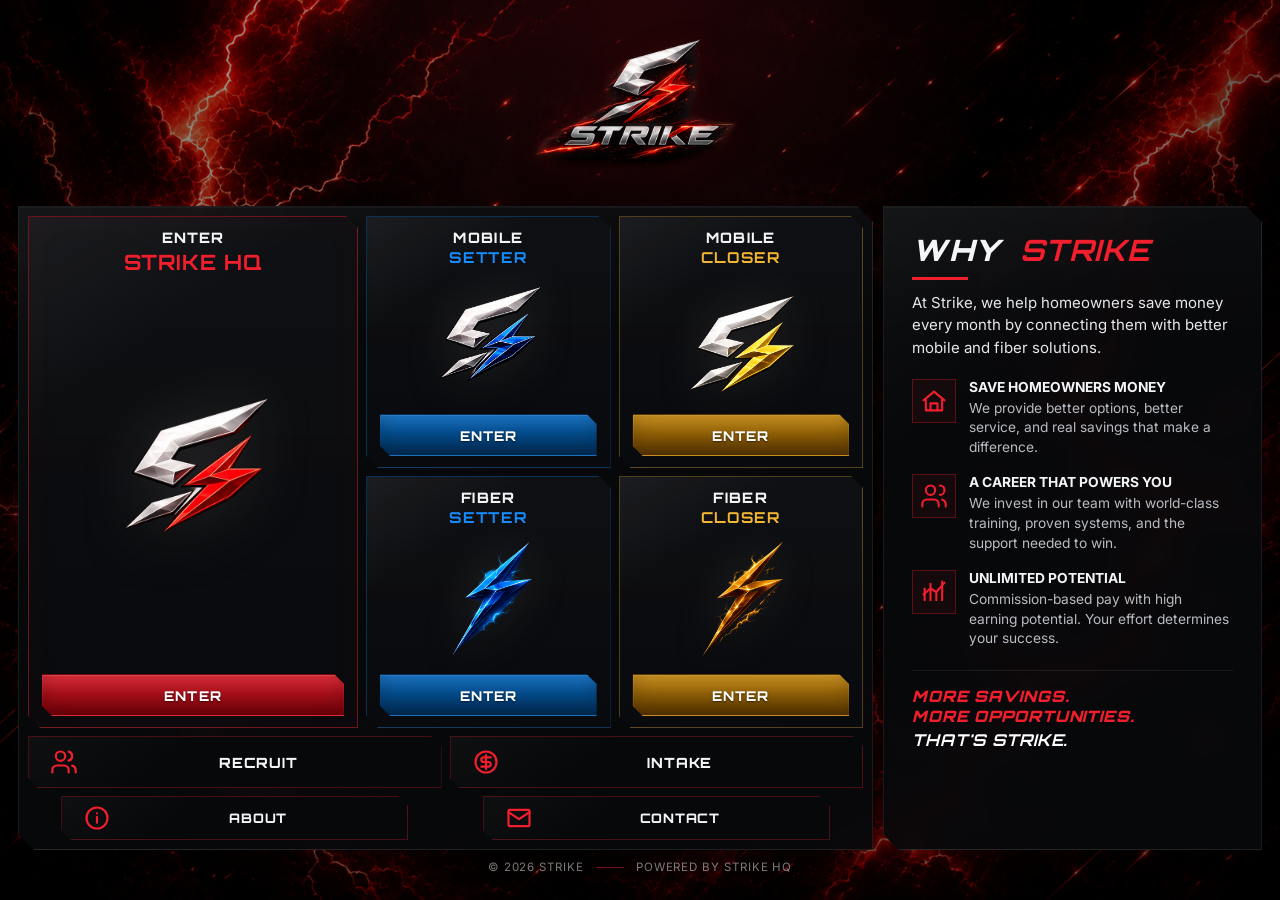
<file: index.html>
<!DOCTYPE html>
<html lang="en">
<head>
  <meta charset="UTF-8">
  <meta name="viewport" content="width=device-width, initial-scale=1.0">
  <meta name="description" content="Strike helps homeowners save money and gives sales professionals the tools, training, and opportunity to succeed.">
  <title>Strike</title>
  <link id="siteFavicon" rel="icon" type="image/png" sizes="32x32" href="https://saratoga-strike.github.io/strike-hq/assets/logo/favicon.png">
  <link rel="preconnect" href="https://fonts.googleapis.com">
  <link rel="preconnect" href="https://fonts.gstatic.com" crossorigin>
  <link href="https://fonts.googleapis.com/css2?family=Inter:wght@400;500;600;700;800;900&family=Orbitron:wght@600;700;800;900&display=swap" rel="stylesheet">
  <link rel="stylesheet" href="https://saratoga-strike.github.io/strike-hq/css/styles.css">
</head>
<body class="strike-portal">
  <div class="page-shell">
    <div class="background-overlay" aria-hidden="true"></div>

    <header class="hero">
      <img id="heroLogo" class="hero-logo" src="https://saratoga-strike.github.io/strike-hq/assets/logo/hero-logo.webp" alt="Strike">
    </header>

    <main class="landing-layout">
      <section class="portal-panel" aria-label="Strike destinations">
        <div class="portal-grid">
          <article class="portal-card portal-card--hq">
            <div class="portal-card__title">
              <span>Enter</span>
              <strong>Strike HQ</strong>
            </div>

            <img id="strikeHqIcon" class="portal-card__icon portal-card__icon--hq" src="https://saratoga-strike.github.io/strike-hq/assets/icons/s-bolt-red.webp" loading="lazy" alt="" aria-hidden="true">

            <a id="strikeHqLink" class="enter-button enter-button--red" href="#"
              target="_blank"
              rel="noopener noreferrer"
            >
              Enter
            </a>
          </article>

          <div class="role-grid">
            <article class="portal-card portal-card--blue">
              <h2 class="portal-card__role">
                <span>Mobile</span>
                <strong>Setter</strong>
              </h2>

              <img id="mobileSetterIcon" class="portal-card__icon" src="https://saratoga-strike.github.io/strike-hq/assets/icons/s-bolt-blue.webp" loading="lazy" alt="" aria-hidden="true">

              <a id="mobileSetterLink" class="enter-button enter-button--blue" href="#">
                Enter
              </a>
            </article>

            <article class="portal-card portal-card--gold">
              <h2 class="portal-card__role">
                <span>Mobile</span>
                <strong>Closer</strong>
              </h2>

              <img id="mobileCloserIcon" class="portal-card__icon" src="https://saratoga-strike.github.io/strike-hq/assets/icons/s-bolt-gold.webp" loading="lazy" alt="" aria-hidden="true">

              <a id="mobileCloserLink" class="enter-button enter-button--gold" href="#">
                Enter
              </a>
            </article>

            <article class="portal-card portal-card--blue">
              <h2 class="portal-card__role">
                <span>Fiber</span>
                <strong>Setter</strong>
              </h2>

              <img id="fiberSetterIcon" class="portal-card__icon" src="https://saratoga-strike.github.io/strike-hq/assets/icons/bolt-blue.webp" loading="lazy" alt="" aria-hidden="true">

              <a id="fiberSetterLink" class="enter-button enter-button--blue" href="#">
                Enter
              </a>
            </article>

            <article class="portal-card portal-card--gold">
              <h2 class="portal-card__role">
                <span>Fiber</span>
                <strong>Closer</strong>
              </h2>

              <img id="fiberCloserIcon" class="portal-card__icon" src="https://saratoga-strike.github.io/strike-hq/assets/icons/bolt-gold.webp" loading="lazy" alt="" aria-hidden="true">

              <a id="fiberCloserLink" class="enter-button enter-button--gold" href="#">
                Enter
              </a>
            </article>
          </div>
        </div>

        <nav class="action-grid" aria-label="Additional destinations">
          <a id="joinTeamLink" class="wide-action" href="#">
            <svg class="action-icon" viewBox="0 0 24 24" aria-hidden="true">
              <path d="M16 21v-2a4 4 0 0 0-4-4H6a4 4 0 0 0-4 4v2"/>
              <circle cx="9" cy="7" r="4"/>
              <path d="M22 21v-2a4 4 0 0 0-3-3.87"/>
              <path d="M16 3.13a4 4 0 0 1 0 7.75"/>
            </svg>
            <span>Recruit</span>
          </a>

          <a id="saveMoneyLink" class="wide-action" href="#">
            <svg class="action-icon" viewBox="0 0 24 24" aria-hidden="true">
              <circle cx="12" cy="12" r="9"/>
              <path d="M16 8h-6a2 2 0 0 0 0 4h4a2 2 0 0 1 0 4H8"/>
              <path d="M12 6v12"/>
            </svg>
            <span>Intake</span>
          </a>

          <a id="aboutLink" class="small-action" href="#">
            <svg class="action-icon" viewBox="0 0 24 24" aria-hidden="true">
              <circle cx="12" cy="12" r="9"/>
              <path d="M12 11v5"/>
              <path d="M12 8h.01"/>
            </svg>
            <span>About</span>
          </a>

          <a id="contactLink" class="small-action" href="#">
            <svg class="action-icon" viewBox="0 0 24 24" aria-hidden="true">
              <rect x="3" y="5" width="18" height="14" rx="1"/>
              <path d="m3 7 9 6 9-6"/>
            </svg>
            <span>Contact</span>
          </a>
        </nav>
      </section>

      <aside class="why-panel">
        <!-- WHY STRIKE COPY: edit the heading, intro, benefits, and tagline below. -->
        <div class="why-panel__header">
          <span>Why</span>
          <strong>Strike</strong>
        </div>

        <p class="why-panel__intro">
          At Strike, we help homeowners save money every month by connecting
          them with better mobile and fiber solutions.
        </p>

        <div class="benefit-list">
          <article class="benefit">
            <div class="benefit__icon" aria-hidden="true">
              <svg viewBox="0 0 24 24">
                <path d="M3 11.5 12 4l9 7.5"/>
                <path d="M5 10.5V20h14v-9.5"/>
                <path d="M9 20v-6h6v6"/>
              </svg>
            </div>
            <div>
              <h2>Save Homeowners Money</h2>
              <p>
                We provide better options, better service, and real savings
                that make a difference.
              </p>
            </div>
          </article>

          <article class="benefit">
            <div class="benefit__icon" aria-hidden="true">
              <svg viewBox="0 0 24 24">
                <circle cx="9" cy="7" r="4"/>
                <path d="M2 21v-2a4 4 0 0 1 4-4h6a4 4 0 0 1 4 4v2"/>
                <path d="M17 11a4 4 0 0 0 0-8"/>
                <path d="M22 21v-2a4 4 0 0 0-3-3.87"/>
              </svg>
            </div>
            <div>
              <h2>A Career That Powers You</h2>
              <p>
                We invest in our team with world-class training, proven systems,
                and the support needed to win.
              </p>
            </div>
          </article>

          <article class="benefit">
            <div class="benefit__icon" aria-hidden="true">
              <svg viewBox="0 0 24 24">
                <path d="M4 19V9"/>
                <path d="M9 19V5"/>
                <path d="M14 19v-7"/>
                <path d="M19 19V3"/>
                <path d="m3 14 6-5 5 3 7-8"/>
              </svg>
            </div>
            <div>
              <h2>Unlimited Potential</h2>
              <p>
                Commission-based pay with high earning potential.
                Your effort determines your success.
              </p>
            </div>
          </article>
        </div>

        <div class="why-panel__tagline">
          <span>More Savings.<br>More Opportunities.</span>
          <strong>That's Strike.</strong>
        </div>
      </aside>
    </main>

    <footer class="site-footer">
      <span>© <span id="current-year"></span> Strike</span>
      <span class="site-footer__divider" aria-hidden="true"></span>
      <span>Powered by Strike HQ</span>
    </footer>
  </div>

  <script src="https://saratoga-strike.github.io/strike-hq/js/config.js"></script>
  <script src="https://saratoga-strike.github.io/strike-hq/js/app.js"></script>
</body>
</html>
</file>
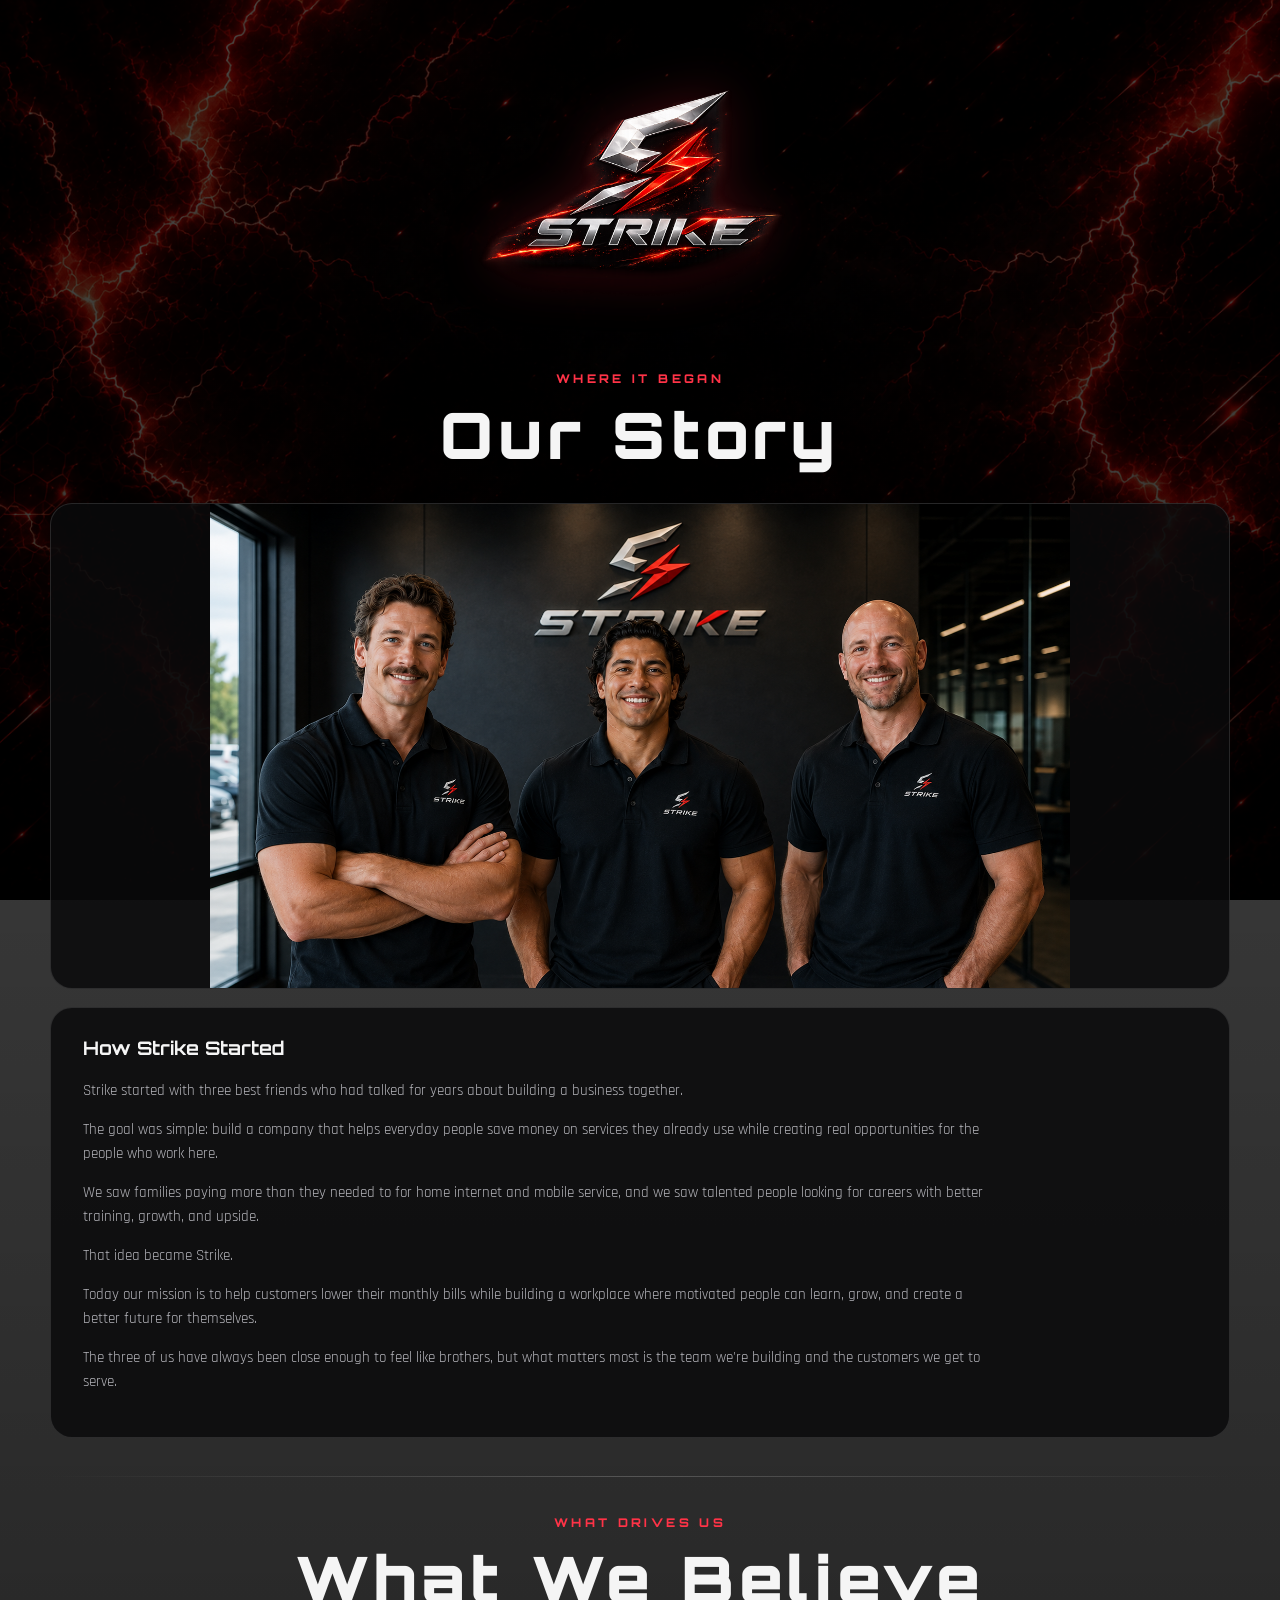
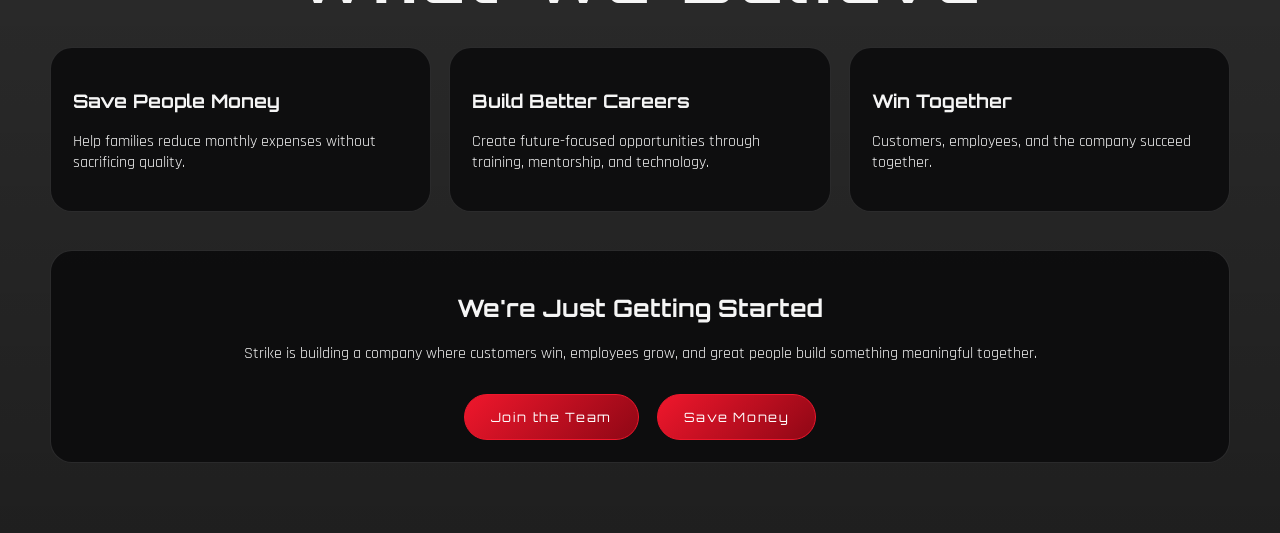
<file: pages/about.html>
<!DOCTYPE html>
<html lang="en">
<head>
<meta charset="UTF-8">
<meta name="viewport" content="width=device-width, initial-scale=1.0">
<title>About Strike</title>

<link rel="preconnect" href="https://fonts.googleapis.com">
<link rel="preconnect" href="https://fonts.gstatic.com" crossorigin>
<link href="https://fonts.googleapis.com/css2?family=Orbitron:wght@700;800;900&family=Rajdhani:wght@400;500;600;700&display=swap" rel="stylesheet">

<style>
:root{
--bg:#020202;
--surface:rgba(10,10,11,.84);
--line:rgba(255,255,255,.12);
--text:#f5f5f5;
--muted:#b6b6bc;
--red:#ef172c;
}

*{box-sizing:border-box}
body{
margin:0;
font-family:Rajdhani,sans-serif;
color:var(--text);
background:
linear-gradient(rgba(0,0,0,.72),rgba(0,0,0,.88)),
url("../assets/backgrounds/background.webp") center/cover fixed;
}

main{width:min(1180px,calc(100% - 40px));margin:auto;padding:40px 0 70px;}

.logo-hero{text-align:center;padding:10px 0 35px;}
.logo-hero img{
width:min(420px,45vw);
max-width:100%;
filter:drop-shadow(0 0 25px rgba(239,23,44,.25));
}

.heading{text-align:center;margin-bottom:28px;}
.heading .kicker{
font:800 .75rem Orbitron,sans-serif;
letter-spacing:.28em;
color:#ff3347;
text-transform:uppercase;
}
.heading h2{
margin:8px 0 0;
font:900 clamp(2.3rem,5vw,4rem) Orbitron,sans-serif;
letter-spacing:.08em;
}

.story{
display:flex;
flex-direction:column;
gap:18px;
align-items:stretch;
}

.image,.copy{
background:var(--surface);
border:1px solid var(--line);
border-radius:22px;
overflow:hidden;
}

.image img{
display:block;
max-width:860px;
margin:0 auto;
width:100%;
height:auto;
max-height:none;
object-fit:contain;
background:#080808;
padding:0;
}

.copy{
padding:28px 32px;
}
.copy h3{
margin-top:0;
font-family:Orbitron,sans-serif;
}
.copy p{
max-width:920px;
color:var(--muted);
line-height:1.55;
font-size:.96rem;
}

.divider{
height:1px;
margin:38px 0;
background:linear-gradient(to right,transparent,#555,transparent);
}

.cards{
display:grid;
grid-template-columns:repeat(3,1fr);
gap:18px;
}

.card,.future{
background:var(--surface);
border:1px solid var(--line);
border-radius:22px;
padding:22px;
}

.card h3,.future h2{
font-family:Orbitron,sans-serif;
}

.future{
margin-top:38px;
text-align:center;
}

.buttons{
display:flex;
justify-content:center;
gap:18px;
margin-top:30px;
flex-wrap:wrap;
}

.btn{
display:inline-block;
padding:14px 26px;
border-radius:999px;
text-decoration:none;
font-family:Orbitron,sans-serif;
font-size:.8rem;
letter-spacing:.12em;
background:linear-gradient(135deg,#ef172c,#8f0715);
color:#fff;
border:1px solid #ef172c;
}

@media(max-width:900px){
.cards{grid-template-columns:1fr;}
}
</style>
</head>

<body>

<main>

<section class="logo-hero">
<img src="../assets/logo/hero-logo.webp" alt="Strike Hero Logo">
</section>

<section class="heading">
<div class="kicker">Where It Began</div>
<h2>Our Story</h2>
</section>

<section class="story">

<div class="image">
<img src="../assets/images/about-founders.webp" alt="Strike Founders">
</div>

<div class="copy">
<h3>How Strike Started</h3>

<p>Strike started with three best friends who had talked for years about building a business together.</p>

<p>The goal was simple: build a company that helps everyday people save money on services they already use while creating real opportunities for the people who work here.</p>

<p>We saw families paying more than they needed to for home internet and mobile service, and we saw talented people looking for careers with better training, growth, and upside.</p>

<p>That idea became Strike.</p>

<p>Today our mission is to help customers lower their monthly bills while building a workplace where motivated people can learn, grow, and create a better future for themselves.</p>

<p>The three of us have always been close enough to feel like brothers, but what matters most is the team we're building and the customers we get to serve.</p>

</div>

</section>

<div class="divider"></div>

<section class="heading">
<div class="kicker">What Drives Us</div>
<h2>What We Believe</h2>
</section>

<section class="cards">

<div class="card">
<h3>Save People Money</h3>
<p>Help families reduce monthly expenses without sacrificing quality.</p>
</div>

<div class="card">
<h3>Build Better Careers</h3>
<p>Create future-focused opportunities through training, mentorship, and technology.</p>
</div>

<div class="card">
<h3>Win Together</h3>
<p>Customers, employees, and the company succeed together.</p>
</div>

</section>

<section class="future">
<h2>We're Just Getting Started</h2>

<p>Strike is building a company where customers win, employees grow, and great people build something meaningful together.</p>

<div class="buttons">
<a class="btn" href="../index.html#join-team">Join the Team</a>
<a class="btn" href="../index.html#save-money">Save Money</a>
</div>

</section>

</main>

</body>
</html>
</file>
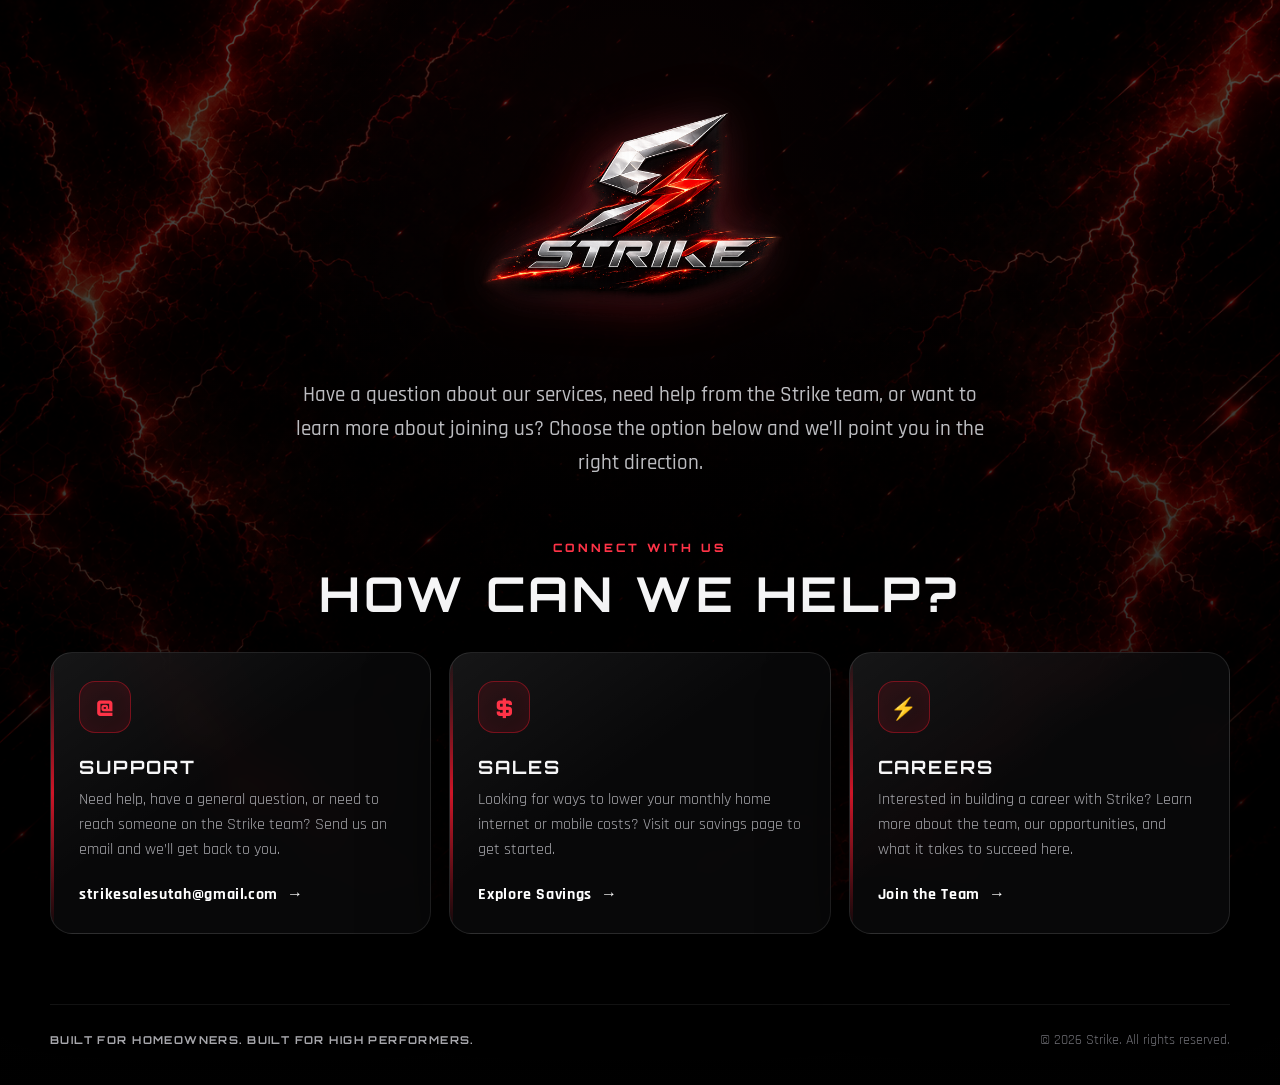
<file: pages/contact.html>
<!DOCTYPE html>
<html lang="en">
<head>
  <meta charset="UTF-8" />
  <meta name="viewport" content="width=device-width, initial-scale=1.0" />
  <meta
    name="description"
    content="Contact Strike for support, service questions, sales assistance, or career information."
  />
  <meta name="theme-color" content="#020202" />
  <meta name="color-scheme" content="dark" />

  <title>Contact Strike</title>

  <link rel="preconnect" href="https://fonts.googleapis.com" />
  <link rel="preconnect" href="https://fonts.gstatic.com" crossorigin />
  <link
    href="https://fonts.googleapis.com/css2?family=Orbitron:wght@600;700;800;900&family=Rajdhani:wght@400;500;600;700&display=swap"
    rel="stylesheet"
  />

  <style>
    :root {
      --bg: #020202;
      --surface: rgba(10, 10, 11, 0.84);
      --surface-strong: rgba(14, 14, 16, 0.94);
      --line: rgba(255, 255, 255, 0.11);
      --line-bright: rgba(255, 255, 255, 0.2);
      --text: #f6f6f7;
      --muted: #a8a8ad;
      --red: #ef172c;
      --red-bright: #ff3347;
      --red-dark: #8f0715;
      --red-glow: rgba(239, 23, 44, 0.34);
      --shadow: 0 30px 80px rgba(0, 0, 0, 0.62);
    }

    * {
      box-sizing: border-box;
    }

    html {
      scroll-behavior: smooth;
    }

    body {
      min-width: 320px;
      min-height: 100vh;
      margin: 0;
      color: var(--text);
      font-family: "Rajdhani", "Segoe UI", Arial, sans-serif;
      background:
        linear-gradient(rgba(0, 0, 0, 0.7), rgba(0, 0, 0, 0.86)),
        radial-gradient(circle at 50% 15%, rgba(239, 23, 44, 0.13), transparent 34%),
        url("https://saratoga-strike.github.io/strike-hq/assets/backgrounds/background.webp")
          center / cover fixed no-repeat,
        var(--bg);
      overflow-x: hidden;
    }

    body::before {
      content: "";
      position: fixed;
      inset: 0;
      pointer-events: none;
      background:
        linear-gradient(90deg, transparent 0 49.8%, rgba(255,255,255,0.018) 50%, transparent 50.2%),
        linear-gradient(0deg, transparent 0 49.8%, rgba(255,255,255,0.012) 50%, transparent 50.2%);
      background-size: 82px 82px;
      mask-image: linear-gradient(to bottom, rgba(0,0,0,0.55), transparent 80%);
      z-index: 0;
    }

    a {
      color: inherit;
    }

    .site-shell {
      position: relative;
      z-index: 1;
      min-height: 100vh;
      display: flex;
      flex-direction: column;
    }

    .topbar {
      width: min(1180px, calc(100% - 40px));
      margin: 0 auto;
      padding: 24px 0 8px;
      display: flex;
      align-items: center;
      justify-content: space-between;
      gap: 20px;
    }

    .home-link {
      display: inline-flex;
      align-items: center;
      gap: 10px;
      color: var(--muted);
      text-decoration: none;
      text-transform: uppercase;
      letter-spacing: 0.16em;
      font-size: 0.8rem;
      font-weight: 700;
      transition: color 160ms ease, transform 160ms ease;
    }

    .home-link:hover {
      color: #fff;
      transform: translateX(-2px);
    }

    .home-link span:first-child {
      color: var(--red-bright);
      font-size: 1rem;
    }

    .topbar-mark {
      font-family: "Orbitron", sans-serif;
      color: rgba(255,255,255,0.34);
      font-size: 0.72rem;
      font-weight: 800;
      letter-spacing: 0.22em;
      text-transform: uppercase;
    }

    main {
      flex: 1;
      width: min(1180px, calc(100% - 40px));
      margin: 0 auto;
      padding: 20px 0 70px;
    }

    .hero {
      min-height: 520px;
      display: grid;
      place-items: center;
      text-align: center;
      padding: 40px 0 58px;
    }

    .hero-inner {
      width: min(900px, 100%);
    }

    .logo-wrap {
      position: relative;
      width: min(420px, 45vw);
      margin: 10px auto 24px;
      isolation: isolate;
    }

    .logo-wrap::before {
      content: "";
      position: absolute;
      inset: 18% 22% 8%;
      z-index: -1;
      background: radial-gradient(circle, rgba(239,23,44,0.28), transparent 68%);
      filter: blur(28px);
      opacity: 0.92;
    }

    .hero-logo {
      display: block;
      width: 100%;
      height: auto;
      object-fit: contain;
      filter:
        drop-shadow(0 0 18px rgba(255,255,255,0.08))
        drop-shadow(0 0 28px rgba(239,23,44,0.18));
    }

    .eyebrow {
      margin: 8px 0 14px;
      color: var(--red-bright);
      font-family: "Orbitron", sans-serif;
      font-size: 0.78rem;
      font-weight: 800;
      letter-spacing: 0.38em;
      text-transform: uppercase;
    }

    .hero h1 {
      margin: 0;
      font-family: "Orbitron", sans-serif;
      font-size: clamp(3rem, 8vw, 6.8rem);
      font-weight: 900;
      line-height: 0.92;
      letter-spacing: 0.14em;
      text-transform: uppercase;
      text-shadow:
        0 0 10px rgba(255,255,255,0.12),
        0 0 24px rgba(239,23,44,0.34),
        0 0 54px rgba(239,23,44,0.22);
    }

    .hero h1 .contact-word {
      display: block;
      color: #f4f4f5;
      font-size: 0.42em;
      line-height: 1.4;
      letter-spacing: 0.52em;
      margin-right: -0.52em;
      text-shadow: none;
    }

    .hero h1 .strike-word {
      display: block;
      font-family: Impact, Haettenschweiler, "Arial Black", "Arial Narrow Bold", sans-serif;
      font-size: 1.12em;
      font-weight: 900;
      line-height: 0.92;
      letter-spacing: 0.055em;
      transform: scaleX(1.08);
      transform-origin: center;
      background:
        linear-gradient(
          180deg,
          #ffffff 0%,
          #f7f7f8 23%,
          #c9c9ce 48%,
          #ffffff 58%,
          #88888f 100%
        );
      -webkit-background-clip: text;
      background-clip: text;
      color: transparent;
      -webkit-text-stroke: 1px rgba(255, 255, 255, 0.38);
      filter:
        drop-shadow(0 0 4px #ff394b)
        drop-shadow(0 0 10px #ff1028)
        drop-shadow(0 0 22px rgba(255, 0, 25, 0.96))
        drop-shadow(0 0 48px rgba(239, 0, 24, 0.78))
        drop-shadow(0 0 85px rgba(190, 0, 18, 0.6));
      text-shadow:
        0 0 2px #ffffff,
        0 0 8px #ff2339,
        0 0 18px rgba(255, 0, 30, 0.95),
        0 0 40px rgba(239, 0, 30, 0.82),
        0 0 76px rgba(170, 0, 15, 0.62);
    }

    .hero-copy {
      max-width: 700px;
      margin: 26px auto 0;
      color: #bdbdc1;
      font-size: clamp(1.05rem, 2vw, 1.3rem);
      line-height: 1.65;
      font-weight: 500;
    }

    .section-heading {
      margin: 0 0 22px;
      text-align: center;
    }

    .section-heading .kicker {
      display: block;
      margin-bottom: 8px;
      color: var(--red-bright);
      font-family: "Orbitron", sans-serif;
      font-size: 0.72rem;
      font-weight: 800;
      letter-spacing: 0.26em;
      text-transform: uppercase;
    }

    .section-heading h2 {
      margin: 0;
      font-family: "Orbitron", sans-serif;
      font-size: clamp(1.8rem, 4vw, 3rem);
      letter-spacing: 0.08em;
      text-transform: uppercase;
    }

    .contact-grid {
      display: grid;
      grid-template-columns: repeat(3, minmax(0, 1fr));
      gap: 18px;
      margin-top: 28px;
    }

    .contact-card {
      position: relative;
      min-height: 260px;
      display: flex;
      flex-direction: column;
      padding: 28px;
      overflow: hidden;
      background:
        linear-gradient(145deg, rgba(255,255,255,0.055), transparent 44%),
        var(--surface);
      border: 1px solid var(--line);
      border-radius: 22px;
      box-shadow: var(--shadow);
      backdrop-filter: blur(14px);
      -webkit-backdrop-filter: blur(14px);
      transition:
        transform 180ms ease,
        border-color 180ms ease,
        box-shadow 180ms ease;
    }

    .contact-card::before {
      content: "";
      position: absolute;
      inset: 0 auto 0 0;
      width: 3px;
      background: linear-gradient(to bottom, transparent, var(--red), transparent);
      opacity: 0.85;
    }

    .contact-card::after {
      content: "";
      position: absolute;
      width: 170px;
      height: 170px;
      right: -80px;
      top: -90px;
      border-radius: 50%;
      background: var(--red-glow);
      filter: blur(30px);
      opacity: 0;
      transition: opacity 180ms ease;
      pointer-events: none;
    }

    .contact-card:hover {
      transform: translateY(-7px);
      border-color: rgba(239,23,44,0.58);
      box-shadow:
        0 30px 80px rgba(0,0,0,0.68),
        0 0 32px rgba(239,23,44,0.12);
    }

    .contact-card:hover::after {
      opacity: 1;
    }

    .card-icon {
      width: 52px;
      height: 52px;
      display: grid;
      place-items: center;
      margin-bottom: 22px;
      border: 1px solid rgba(239,23,44,0.42);
      border-radius: 16px;
      background: rgba(239,23,44,0.09);
      color: var(--red-bright);
      font-family: "Orbitron", sans-serif;
      font-size: 1.35rem;
      font-weight: 900;
      box-shadow: inset 0 0 20px rgba(239,23,44,0.06);
    }

    .contact-card h3 {
      margin: 0 0 10px;
      font-family: "Orbitron", sans-serif;
      font-size: 1.15rem;
      letter-spacing: 0.1em;
      text-transform: uppercase;
    }

    .contact-card p {
      margin: 0 0 22px;
      color: var(--muted);
      line-height: 1.55;
      font-size: 1rem;
    }

    .card-action {
      display: inline-flex;
      align-items: center;
      gap: 9px;
      width: fit-content;
      margin-top: auto;
      color: #fff;
      text-decoration: none;
      font-weight: 700;
      letter-spacing: 0.04em;
      transition: color 160ms ease, gap 160ms ease;
    }

    .card-action:hover {
      color: var(--red-bright);
      gap: 13px;
    }

    .email {
      overflow-wrap: anywhere;
    }

    .note {
      width: min(820px, 100%);
      margin: 34px auto 0;
      padding: 18px 22px;
      color: #9c9ca2;
      text-align: center;
      font-size: 0.96rem;
      border: 1px solid rgba(255,255,255,0.08);
      border-radius: 14px;
      background: rgba(0,0,0,0.28);
    }

    footer {
      width: min(1180px, calc(100% - 40px));
      margin: 0 auto;
      padding: 26px 0 36px;
      display: flex;
      align-items: center;
      justify-content: space-between;
      gap: 20px;
      color: #737379;
      border-top: 1px solid rgba(255,255,255,0.08);
      font-size: 0.88rem;
    }

    .footer-tagline {
      color: #a9a9ae;
      font-family: "Orbitron", sans-serif;
      font-size: 0.68rem;
      font-weight: 700;
      letter-spacing: 0.13em;
      text-transform: uppercase;
    }

    @media (max-width: 860px) {
      .contact-grid {
        grid-template-columns: 1fr;
      }

      .contact-card {
        min-height: 220px;
      }

      .hero {
        min-height: auto;
        padding-top: 30px;
      }
    }

    @media (max-width: 560px) {
      .topbar,
      main,
      footer {
        width: min(100% - 26px, 1180px);
      }

      .topbar-mark {
        display: none;
      }

      .hero {
        padding-bottom: 42px;
      }

      .logo-wrap {
        width: min(300px, 75vw);
        margin-left: 50%;
        transform: translateX(-50%);
      }

      .hero h1 {
        letter-spacing: 0.08em;
      }

      .hero h1 .contact-word {
        letter-spacing: 0.34em;
        margin-right: -0.34em;
      }

      .contact-card {
        padding: 24px;
      }

      footer {
        flex-direction: column;
        align-items: flex-start;
      }
    }

    @media (prefers-reduced-motion: reduce) {
      *,
      *::before,
      *::after {
        scroll-behavior: auto !important;
        transition: none !important;
      }
    }
  </style>
</head>

<body>
  <div class="site-shell">
    

    <main>
      <section class="hero" aria-labelledby="page-title">
        <div class="hero-inner">
          <div class="logo-wrap">
            <img
              class="hero-logo"
              onerror="this.closest('.logo-wrap').style.display='none'"
              src="https://saratoga-strike.github.io/strike-hq/assets/logo/hero-logo.webp"
              alt="" aria-hidden="true"
            />
          </div>


          

          <p class="hero-copy">
            Have a question about our services, need help from the Strike team,
            or want to learn more about joining us? Choose the option below and
            we’ll point you in the right direction.
          </p>
        </div>
      </section>

      <section aria-labelledby="contact-options">
        <div class="section-heading">
          <span class="kicker">Connect With Us</span>
          <h2 id="contact-options">How Can We Help?</h2>
        </div>

        <div class="contact-grid">
          <article class="contact-card">
            <div class="card-icon" aria-hidden="true">@</div>
            <h3>Support</h3>
            <p>
              Need help, have a general question, or need to reach someone on
              the Strike team? Send us an email and we’ll get back to you.
            </p>
            <a
              class="card-action email"
              href="mailto:strikesalesutah@gmail.com"
            >
              strikesalesutah@gmail.com
              <span aria-hidden="true">→</span>
            </a>
          </article>

          <article class="contact-card">
            <div class="card-icon" aria-hidden="true">$</div>
            <h3>Sales</h3>
            <p>
              Looking for ways to lower your monthly home internet or mobile
              costs? Visit our savings page to get started.
            </p>
            <a
              class="card-action"
              href="https://saratoga-strike.github.io/strike-hq/#save-money"
            >
              Explore Savings
              <span aria-hidden="true">→</span>
            </a>
          </article>

          <article class="contact-card">
            <div class="card-icon" aria-hidden="true">⚡</div>
            <h3>Careers</h3>
            <p>
              Interested in building a career with Strike? Learn more about the
              team, our opportunities, and what it takes to succeed here.
            </p>
            <a
              class="card-action"
              href="https://saratoga-strike.github.io/strike-hq/#join-team"
            >
              Join the Team
              <span aria-hidden="true">→</span>
            </a>
          </article>
        </div>
</section>
    </main>

    <footer>
      <div class="footer-tagline">Built for homeowners. Built for high performers.</div>
      <div>© <span id="year"></span> Strike. All rights reserved.</div>
    </footer>
  </div>

  <script>
    document.getElementById("year").textContent = new Date().getFullYear();
  </script>
</body>
</html>
</file>
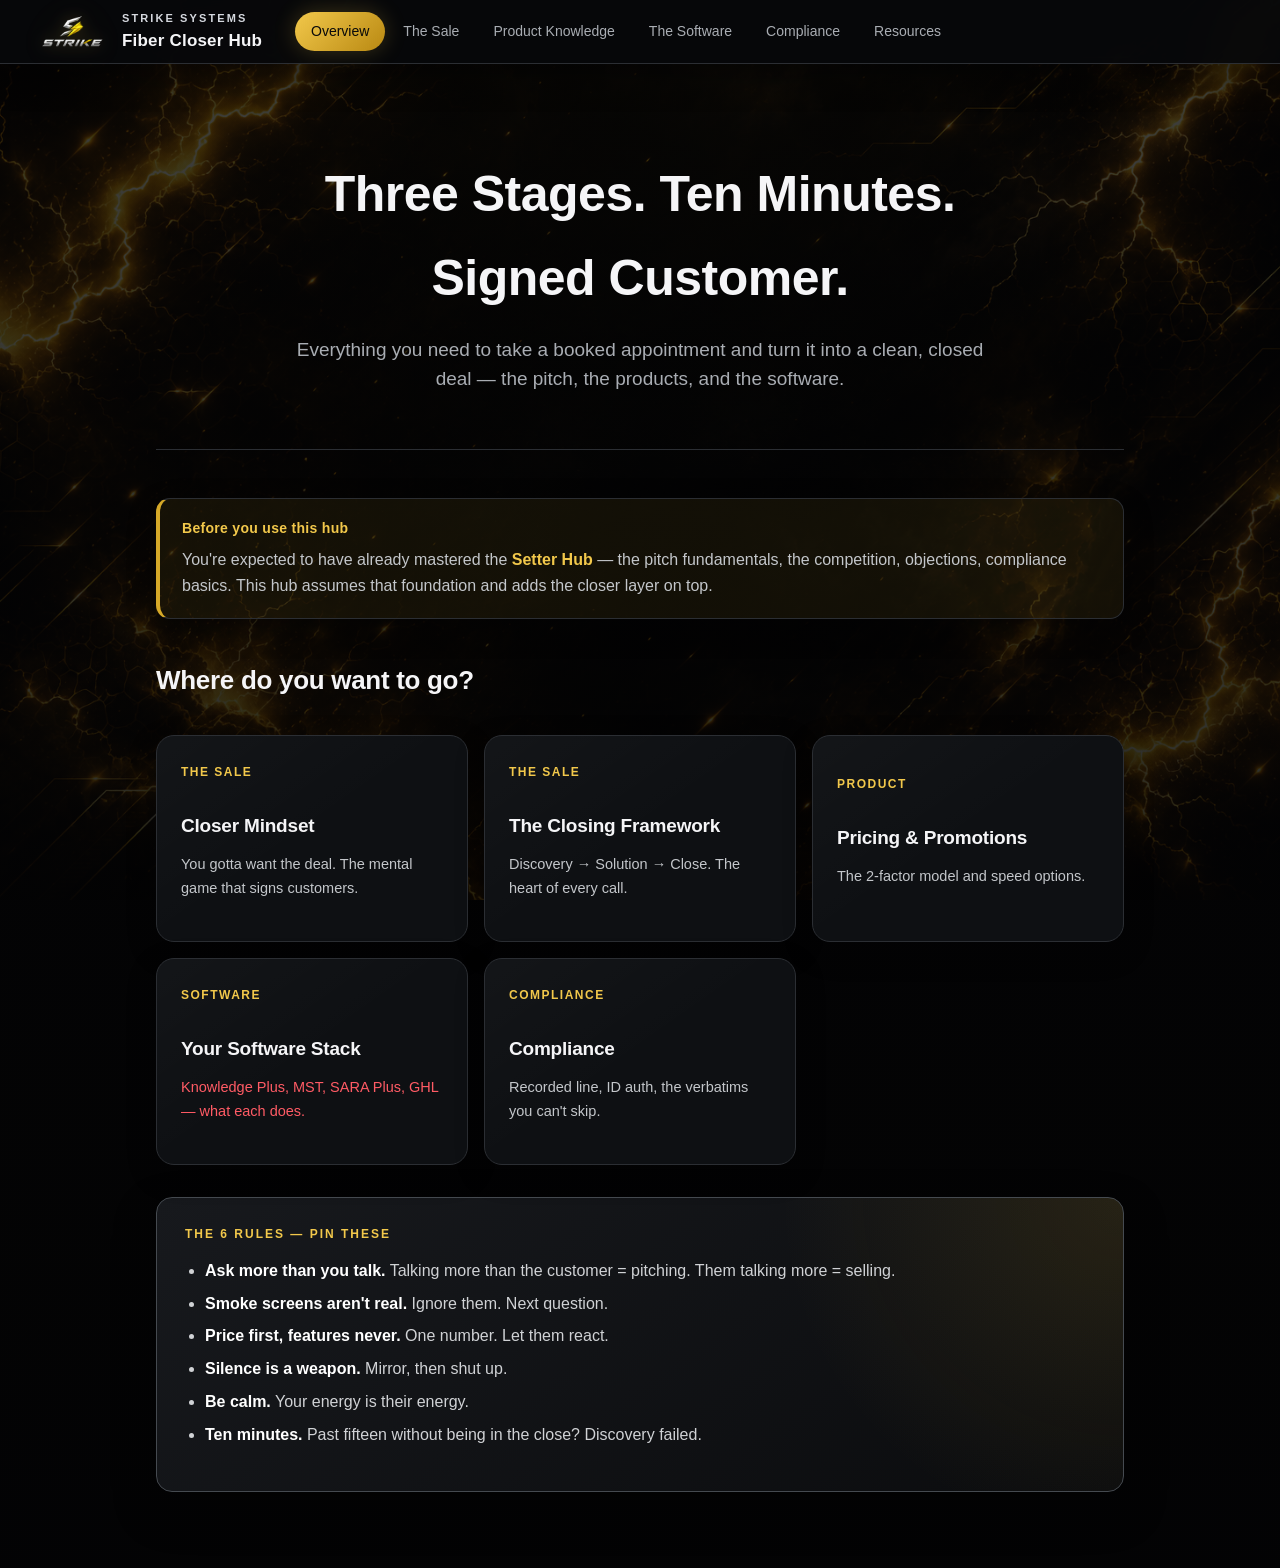
<file: pages/fiber-closer.html>
<!DOCTYPE html>
<html lang="en">
<head>
<meta charset="UTF-8">
<meta name="viewport" content="width=device-width, initial-scale=1.0">
<title>Strike Fiber Closer Hub</title>
<style>

  :root {
    --bg: #050505;
    --bg-2: #090a0c;
    --panel: #0e1013;
    --panel-2: #14171b;
    --line: #2b2e33;
    --line-bright: #454a50;
    --text: #f5f5f7;
    --muted: #a9adb3;
    --muted-2: #7d8289;
    --gold: #d6a928;
    --gold-bright: #f2c84b;
    --gold-glow: rgba(242, 200, 75, 0.22);
    --green: #52b788;
    --radius-sm: 10px;
    --radius-md: 14px;
    --radius-lg: 18px;
    --pill: 980px;
    --shadow-sm: 0 10px 30px rgba(0,0,0,.22);
    --shadow-md: 0 12px 34px rgba(0,0,0,.35);
  }

  * {
    box-sizing: border-box;
    margin: 0;
    padding: 0;
  }

  html,
  body {
    min-height: 100%;
  }

  html {
    color-scheme: dark;
  }

  body {
    font-family: -apple-system, BlinkMacSystemFont, "SF Pro Display", "SF Pro Text",
      "Helvetica Neue", Helvetica, Arial, sans-serif;
    background:
      linear-gradient(rgba(3,3,4,.76), rgba(3,3,4,.88)),
      radial-gradient(circle at 50% -10%, rgba(214,169,40,.10), transparent 34%),
      url("../assets/backgrounds/closer%20background.webp") center / cover fixed no-repeat,
      var(--bg);
    color: var(--text);
    line-height: 1.68;
    overflow-x: hidden;
    font-size: 16px;
    -webkit-font-smoothing: antialiased;
    -moz-osx-font-smoothing: grayscale;
  }

  button,
  input,
  select,
  textarea {
    font: inherit;
  }

  button {
    color: inherit;
  }

  ::selection {
    background: rgba(242,200,75,.30);
    color: #fff;
  }

  /* ============ TOP NAV ============ */
  .topnav {
    background: rgba(7,8,10,.94);
    backdrop-filter: saturate(150%) blur(18px);
    -webkit-backdrop-filter: saturate(150%) blur(18px);
    border-bottom: 1px solid var(--line);
    box-shadow: 0 10px 34px rgba(0,0,0,.34);
    padding: 0 36px;
    position: sticky;
    top: 0;
    z-index: 100;
    display: flex;
    align-items: center;
    flex-wrap: wrap;
    min-height: 64px;
    gap: 24px;
  }

  .brand {
    display: flex;
    flex-shrink: 0;
  }

  .strike-brand {
    flex-direction: row;
    align-items: center;
    gap: 14px;
    padding: 8px 0;
    min-width: 235px;
  }

  .strike-brand-logo {
    display: block;
    width: 72px;
    height: 46px;
    object-fit: contain;
    object-position: center;
    flex-shrink: 0;
    filter:
      drop-shadow(0 0 8px rgba(242,200,75,.20))
      drop-shadow(0 0 16px rgba(214,169,40,.10));
  }

  .strike-brand > a {
    display: flex;
    align-items: center;
  }

  .strike-brand-copy {
    display: flex;
    flex-direction: column;
    justify-content: center;
    line-height: 1.15;
  }

  .strike-brand-kicker {
    color: #d5d8de;
    font-size: 11px;
    font-weight: 800;
    letter-spacing: 2.1px;
    text-transform: uppercase;
    margin-bottom: 6px;
  }

  .brand .name {
    color: var(--text);
    font-size: 17px;
    font-weight: 750;
    letter-spacing: .2px;
  }

  .topnav-links {
    display: flex;
    gap: 2px;
    flex-wrap: wrap;
    padding: 6px 0;
  }

  .topnav-link {
    background: transparent;
    border: none;
    color: var(--muted);
    padding: 8px 16px;
    border-radius: var(--pill);
    cursor: pointer;
    font-size: 14px;
    font-weight: 500;
    transition: color .2s, background-color .2s, box-shadow .2s;
    white-space: nowrap;
  }

  .topnav-link:hover {
    color: var(--text);
    background: rgba(255,255,255,.055);
  }

  .topnav-link.active {
    color: #0a0a0a;
    background: linear-gradient(135deg, var(--gold-bright), #b98912);
    box-shadow: 0 0 22px var(--gold-glow);
  }

  /* ============ LAYOUT ============ */
  .main-wrap {
    display: flex;
    min-height: calc(100vh - 64px);
  }

  .sidebar {
    width: 248px;
    background: rgba(9,10,12,.92);
    border-right: 1px solid var(--line);
    padding: 28px 16px;
    flex-shrink: 0;
    display: none;
  }

  .sidebar.visible {
    display: block;
  }

  .sidebar h4 {
    font-size: 11px;
    letter-spacing: 2px;
    text-transform: uppercase;
    color: var(--gold);
    margin-bottom: 14px;
    font-weight: 700;
    padding: 0 14px;
  }

  .sidebar-link {
    display: block;
    width: 100%;
    text-align: left;
    background: transparent;
    border: none;
    color: #c3c6ca;
    padding: 10px 14px;
    border-radius: var(--radius-sm);
    cursor: pointer;
    font-size: 14px;
    font-weight: 500;
    margin-bottom: 2px;
    transition: color .15s, background-color .15s, box-shadow .15s;
    line-height: 1.4;
  }

  .sidebar-link:hover {
    background: rgba(255,255,255,.055);
    color: #fff;
  }

  .sidebar-link.active {
    background: linear-gradient(135deg, rgba(242,200,75,.95), rgba(185,137,18,.96));
    color: #090909;
    box-shadow: 0 0 20px rgba(214,169,40,.14);
    font-weight: 600;
  }

  .content {
    flex: 1;
    padding: 48px 56px;
    max-width: 1080px;
    margin: 0 auto;
    width: 100%;
  }

  /* ============ HERO / HOME ============ */
  .hero {
    padding: 40px 0 56px;
    text-align: center;
    border-bottom: 1px solid var(--line);
    margin-bottom: 48px;
  }

  .hero .eyebrow,
  .eyebrow-sm,
  .nav-card .kicker {
    color: var(--gold-bright);
  }

  .hero .eyebrow {
    font-size: 13px;
    letter-spacing: 2.5px;
    text-transform: uppercase;
    font-weight: 700;
    margin-bottom: 14px;
  }

  .hero h1 {
    font-size: 50px;
    font-weight: 700;
    letter-spacing: -.5px;
    margin-bottom: 16px;
    color: var(--text);
  }

  .hero .sub {
    color: var(--muted);
    font-size: 19px;
    max-width: 700px;
    margin: 0 auto;
    line-height: 1.5;
  }

  .card-grid {
    display: grid;
    grid-template-columns: repeat(auto-fit, minmax(290px, 1fr));
    gap: 16px;
    margin: 32px 0;
  }

  .nav-card {
    background:
      linear-gradient(145deg, rgba(255,255,255,.025), transparent 50%),
      var(--panel);
    border: 1px solid var(--line);
    border-radius: var(--radius-lg);
    padding: 26px 24px;
    cursor: pointer;
    transition: transform .2s, border-color .2s, box-shadow .2s;
    text-align: left;
    color: var(--text);
    box-shadow: var(--shadow-sm);
  }

  .nav-card:hover {
    transform: translateY(-2px);
    border-color: rgba(214,169,40,.55);
    box-shadow: var(--shadow-md), 0 0 22px rgba(214,169,40,.08);
  }

  .nav-card .kicker {
    font-size: 12px;
    letter-spacing: 1.5px;
    text-transform: uppercase;
    font-weight: 700;
    margin-bottom: 8px;
  }

  .nav-card h3 {
    font-size: 21px;
    margin-bottom: 8px;
    letter-spacing: -.2px;
  }

  .nav-card p {
    color: var(--muted);
    font-size: 14.5px;
  }

  /* ============ CONTENT TYPOGRAPHY ============ */
  .eyebrow-sm {
    font-size: 12px;
    letter-spacing: 2px;
    text-transform: uppercase;
    font-weight: 700;
    margin-bottom: 10px;
  }

  .page-h1 {
    font-size: 40px;
    font-weight: 700;
    letter-spacing: -.5px;
    margin-bottom: 8px;
    color: var(--text);
  }

  .page-lead {
    color: var(--muted);
    font-size: 19px;
    margin-bottom: 36px;
    max-width: 760px;
    line-height: 1.5;
  }

  .content h2 {
    font-size: 26px;
    font-weight: 700;
    letter-spacing: -.3px;
    margin: 40px 0 14px;
    color: var(--text);
  }

  .content h3 {
    font-size: 19px;
    font-weight: 700;
    margin: 28px 0 10px;
    color: var(--text);
  }

  .content p {
    margin-bottom: 14px;
    color: #c3c6ca;
  }

  .content ul,
  .content ol {
    margin: 0 0 16px 22px;
  }

  .content li {
    margin-bottom: 8px;
    color: #c3c6ca;
  }

  .content strong {
    font-weight: 650;
    color: #fff;
  }

  .lead-in {
    font-size: 17px;
  }

  /* ============ TABLES ============ */
  table {
    width: 100%;
    border-collapse: collapse;
    margin: 18px 0 24px;
    font-size: 14.5px;
    background:
      linear-gradient(145deg, rgba(255,255,255,.025), transparent 50%),
      var(--panel);
    border: 1px solid var(--line);
    border-radius: 12px;
    overflow: hidden;
    color: var(--text);
  }

  th {
    background: #15171a;
    text-align: left;
    padding: 12px 16px;
    font-weight: 700;
    font-size: 12px;
    letter-spacing: .6px;
    text-transform: uppercase;
    color: #d0d3d7;
    border-bottom: 1px solid var(--line);
  }

  td {
    padding: 13px 16px;
    border-bottom: 1px solid #202328;
    vertical-align: top;
    color: #c7c9cd;
  }

  tr:last-child td {
    border-bottom: none;
  }

  /* ============ CALLOUTS ============ */
  .callout {
    border-radius: var(--radius-md);
    padding: 18px 22px;
    margin: 20px 0;
    border: 1px solid var(--line);
    background:
      linear-gradient(145deg, rgba(255,255,255,.025), transparent 50%),
      var(--panel);
    color: var(--text);
    box-shadow: var(--shadow-sm);
  }

  .callout .ttl {
    font-weight: 700;
    font-size: 14px;
    letter-spacing: .3px;
    margin-bottom: 6px;
    display: flex;
    align-items: center;
    gap: 8px;
  }

  .callout p:last-child,
  .callout ul:last-child {
    margin-bottom: 0;
  }

  .callout.rule {
    border-left: 4px solid var(--gold);
    background: rgba(214,169,40,.075);
  }

  .callout.rule .ttl {
    color: var(--gold-bright);
  }

  .callout.warn {
    border-left: 4px solid #d49a28;
    background: rgba(212,154,40,.08);
  }

  .callout.warn .ttl {
    color: #e6b34d;
  }

  .callout.verbatim {
    border-left: 4px solid #d6d6d8;
    background: rgba(255,255,255,.035);
    font-style: italic;
  }

  .callout.verbatim .ttl {
    color: #f4f4f5;
    font-style: normal;
  }

  .callout.source {
    border-left: 4px solid var(--green);
    background: rgba(82,183,136,.07);
  }

  .callout.source .ttl {
    color: #74c69d;
  }

  /* ============ QUICK REFERENCE ============ */
  .qref {
    background:
      radial-gradient(circle at 100% 0%, rgba(214,169,40,.12), transparent 34%),
      linear-gradient(145deg, #17191d, #0b0c0e);
    color: var(--text);
    border-radius: 16px;
    padding: 26px 28px;
    margin: 28px 0;
    border: 1px solid var(--line-bright);
    box-shadow: 0 18px 42px rgba(0,0,0,.34);
  }

  .qref .ttl {
    color: var(--gold-bright);
    font-size: 12px;
    letter-spacing: 2px;
    text-transform: uppercase;
    font-weight: 700;
    margin-bottom: 14px;
  }

  .qref h4 {
    color: #fff;
    font-size: 16px;
    margin: 14px 0 6px;
  }

  .qref ul {
    margin-left: 20px;
  }

  .qref li,
  .qref td {
    color: #d0d2d5;
  }

  .qref li {
    margin-bottom: 6px;
  }

  .qref strong {
    color: #fff;
  }

  .qref table {
    background: transparent;
    box-shadow: none;
  }

  .qref th {
    background: rgba(255,255,255,.055);
    color: #aeb2b7;
    border-color: rgba(255,255,255,.1);
  }

  .qref td {
    border-color: rgba(255,255,255,.08);
  }

  /* ============ TAGS / CHIPS ============ */
  .tag {
    display: inline-block;
    font-size: 10.5px;
    font-weight: 700;
    letter-spacing: .6px;
    text-transform: uppercase;
    padding: 3px 9px;
    border-radius: var(--pill);
    margin-left: 8px;
    vertical-align: middle;
  }

  .tag.stable {
    background: rgba(82,183,136,.13);
    color: #74c69d;
  }

  .tag.volatile {
    background: rgba(214,169,40,.12);
    color: var(--gold-bright);
  }

  .sot {
    display: inline-flex;
    align-items: center;
    gap: 6px;
    background: rgba(214,169,40,.10);
    color: var(--gold-bright);
    border: 1px solid rgba(214,169,40,.28);
    border-radius: 8px;
    padding: 2px 9px;
    font-size: 12.5px;
    font-weight: 650;
  }

  /* ============ PLAYBOOKS ============ */
  details.playbook {
    background:
      linear-gradient(145deg, rgba(255,255,255,.025), transparent 50%),
      var(--panel);
    border: 1px solid var(--line);
    border-radius: var(--radius-md);
    padding: 4px 22px;
    margin: 14px 0;
    box-shadow: var(--shadow-sm);
  }

  details.playbook summary {
    cursor: pointer;
    font-weight: 650;
    padding: 14px 0;
    list-style: none;
    font-size: 16px;
  }

  details.playbook summary::-webkit-details-marker {
    display: none;
  }

  details.playbook summary::before {
    content: "+";
    color: var(--gold-bright);
    font-weight: 700;
    margin-right: 10px;
  }

  details.playbook[open] summary::before {
    content: "–";
  }

  details.playbook[open] {
    padding-bottom: 18px;
  }

  .pill-note {
    font-size: 13px;
    color: var(--muted-2);
    margin-top: 6px;
  }

  .divider {
    height: 1px;
    background: var(--line);
    margin: 36px 0;
    border: none;
  }

  a.loom {
    color: var(--gold-bright);
    font-weight: 600;
    text-decoration: none;
  }

  a.loom:hover {
    text-decoration: underline;
  }

  /* ============ BUTTONS / MEDIA ============ */
  .launch-btn {
    display: inline-block;
    background: linear-gradient(135deg, var(--gold-bright), #ad7f10);
    color: #090909;
    font-weight: 600;
    font-size: 14.5px;
    padding: 10px 20px;
    border-radius: var(--pill);
    text-decoration: none;
    margin: 0 0 26px;
    transition: filter .2s, transform .2s;
    box-shadow: 0 0 20px rgba(214,169,40,.12);
  }

  .launch-btn:hover {
    filter: brightness(1.08);
    transform: translateY(-1px);
  }

  .dl-btn {
    display: inline-block;
    background: transparent;
    color: var(--gold-bright);
    border: 1.5px solid var(--gold);
    font-weight: 600;
    font-size: 14px;
    padding: 9px 18px;
    border-radius: var(--pill);
    text-decoration: none;
    margin: 16px 0 8px;
    transition: color .2s, background-color .2s;
  }

  .dl-btn:hover {
    background: var(--gold);
    color: #090909;
  }

  .video-wrap {
    margin: 20px 0 8px;
    border-radius: var(--radius-md);
    overflow: hidden;
    box-shadow: 0 8px 30px rgba(0,0,0,.42);
    border: 1px solid var(--line);
  }

  input,
  select,
  textarea {
    background: var(--panel);
    color: var(--text);
    border-color: var(--line);
  }

  /* ============ RESPONSIVE ============ */
  @media (max-width: 820px) {
    .sidebar {
      display: none !important;
    }

    .content {
      padding: 32px 22px;
    }

    .hero h1 {
      font-size: 36px;
    }

    .page-h1 {
      font-size: 30px;
    }

    .strike-brand-logo {
      width: 58px;
      height: 40px;
    }

    .strike-brand-kicker {
      font-size: 9px;
      letter-spacing: 1.6px;
      margin-bottom: 4px;
    }

    .strike-brand .name {
      font-size: 14px;
    }
  }


  /* TEMPORARY: red text marks Fiber content that still needs review */
  .needs-review,
  .needs-review p,
  .needs-review li,
  .needs-review td,
  .needs-review th,
  .needs-review strong,
  .needs-review span:not(.tag),
  .needs-review a {
    color: #ff5b65 !important;
  }
</style>
</head>
<body>
  <nav class="topnav">
    <div class="brand strike-brand">
      <a href="https://strikesales.org/" aria-label="Return to Strike Sales home">
        <img
          class="strike-brand-logo"
          src="../assets/logo/strike-logo-gold.webp"
          alt="Strike"
          decoding="async"
        >
      </a>
      <div class="strike-brand-copy">
        <span class="strike-brand-kicker">STRIKE SYSTEMS</span>
        <span class="name">Fiber Closer Hub</span>
      </div>
    </div>
    <div class="topnav-links" id="topnav-links"></div>
  </nav>
  <div class="main-wrap">
    <aside class="sidebar" id="sidebar">
      <h4 id="sidebar-title"></h4>
      <div id="sidebar-links"></div>
    </aside>
    <main class="content" id="content"></main>
  </div>

<script>
/* =========================================================================
   FIBER CLOSER HUB — content model. Builds ON TOP of the Setter Hub (assumes mastery).
   Volatile specifics (prices, promotions, eligibility, and carrier-specific workflow)
   should be verified in the current approved source-of-truth tools before presenting them.
   ========================================================================= */

const HUB = [
{
  id: "overview", label: "Overview", solo: true,
  subs: [{ id: "home", label: "Home", html: `
    <div class="hero">
            <h1>Three Stages. Ten Minutes.<br>Signed Customer.</h1>
      <p class="sub">Everything you need to take a booked appointment and turn it into a clean, closed deal — the pitch, the products, and the software.</p>
    </div>

    <div class="callout rule">
      <div class="ttl">Before you use this hub</div>
      <p>You're expected to have already mastered the <a class="loom" href="mobile-setter.html">Setter Hub</a> — the pitch fundamentals, the competition, objections, compliance basics. This hub assumes that foundation and adds the closer layer on top.</p>
    </div>

    <h2>Where do you want to go?</h2>
    <div class="card-grid">
      <button class="nav-card" data-go="sale.mindset"><div class="kicker">The Sale</div><h3>Closer Mindset</h3><p>You gotta want the deal. The mental game that signs customers.</p></button>
      <button class="nav-card" data-go="sale.framework"><div class="kicker">The Sale</div><h3>The Closing Framework</h3><p>Discovery → Solution → Close. The heart of every call.</p></button>
      <button class="nav-card" data-go="product.pricing"><div class="kicker">Product</div><h3>Pricing &amp; Promotions</h3><p>The 2-factor model and speed options.</p></button>
      <button class="nav-card" data-go="software.stack"><div class="kicker">Software</div><h3>Your Software Stack</h3><p class="needs-review">Knowledge Plus, MST, SARA Plus, GHL — what each does.</p></button>
      <button class="nav-card" data-go="compliance.home"><div class="kicker">Compliance</div><h3>Compliance</h3><p>Recorded line, ID auth, the verbatims you can't skip.</p></button>
    </div>

    <div class="qref">
      <div class="ttl">The 6 Rules — pin these</div>
      <ul>
        <li><strong>Ask more than you talk.</strong> Talking more than the customer = pitching. Them talking more = selling.</li>
        <li><strong>Smoke screens aren't real.</strong> Ignore them. Next question.</li>
        <li><strong>Price first, features never.</strong> One number. Let them react.</li>
        <li><strong>Silence is a weapon.</strong> Mirror, then shut up.</li>
        <li><strong>Be calm.</strong> Your energy is their energy.</li>
        <li><strong>Ten minutes.</strong> Past fifteen without being in the close? Discovery failed.</li>
      </ul>
    </div>
  `}]
},

/* ============================ THE SALE ============================ */
{
  id: "sale", label: "The Sale",
  subs: [
  { id: "mindset", label: "Closer Mindset", html: `
    <div class="eyebrow-sm">The Sale · Mindset</div>
    <h1 class="page-h1">Closer Mindset</h1>
    <p class="page-lead">The single biggest difference between closers isn't a script. It's whether they actually want the deal.</p>

    <h2>You gotta want the freaking deal</h2>
    <p>Too many times we listen to calls and hear closers invent <strong>excuses in their own head</strong> for why this should be a callback. "The customer is driving." "The customer is busy." Don't. Until they tell you they can't continue — sign them up <em>right now</em>, in this moment.</p>
    <ul>
      <li>Customer's driving? They had time to talk to you. They'll tell you if they truly can't.</li>
      <li>Customer's busy? They'll tell you. Until then, keep going.</li>
      <li>Kids in the background? Not your problem to solve. Keep moving toward the signup.</li>
    </ul>

    <div class="callout rule">
      <div class="ttl">The reframe (small wording, massive difference)</div>
      <p>❌ "What obstacles is this <em>person</em> going to run into while signing up?"</p>
      <p>✅ "What obstacles are in <strong>MY</strong> way to sign this person up?"</p>
      <p>You're not narrating the customer's journey. You're navigating <em>yours</em> to the finish line.</p>
    </div>

    <h2>Don't volunteer the friction</h2>
    <p>As you go through the close, you're hunting for the angle that gets the deal done — you are <strong>not</strong> explaining every challenge the customer might bump into unless they bring it up. The detailed conversation happens at the signup page, <em>after</em> they're already happy with the price. By then it's just details and process — not selling.</p>

    <div>
      <h3>Worked example — the customer who's comfortable with their current internet</h3>
      <p>Customer has been with the same internet provider for years. The service works, but the bill has gone up and they haven't compared fiber recently.</p>
      <ul>
        <li><strong>What you think (internal):</strong> "They don't need to hate their current provider. I just need to show them why comparing the fiber option is worth their time."</li>
        <li><strong>What you do NOT do:</strong> tell them their current internet is bad, bury them in speed terminology, or start explaining every possible installation or qualification detail before they care about the offer.</li>
        <li><strong>What you DO:</strong> keep the focus on the outcome — "If we can get you a stronger fiber option at a price that makes sense compared to what you're already paying, it's worth taking a look."</li>
      </ul>
      <p>What the customer actually needs to hear: <strong>there may be a better internet option, the numbers are worth comparing, and they can decide once they see the full picture.</strong> That's it. The rest is process.</p>
    </div>

    <div class="qref">
      <div class="ttl">Want-the-deal checklist</div>
      <ul>
        <li>Am I solving <strong>my</strong> obstacles to the signup — or narrating theirs?</li>
        <li>Am I about to volunteer friction they never asked about? Don't.</li>
        <li>Did I invent a reason to make this a callback? Kill it.</li>
        <li>Is there any real reason to get off the phone? If not — sign them up now.</li>
      </ul>
    </div>

    <h2>Call-time playbooks</h2>

    <div>
      <details class="playbook">
        <summary>"Customer is driving / busy / distracted"</summary>
        <ul>
          <li>Keep your energy calm and low-pressure — your calm becomes their calm.</li>
          <li>Anchor on the simplicity of the next step: <strong>"No problem — this is pretty straightforward. Let me get the comparison in front of you, and if it makes sense we'll keep moving."</strong></li>
          <li>Don't invent a reason to turn a live opportunity into a callback. Keep moving naturally until the customer tells you they genuinely need to stop.</li>
        </ul>
      </details>
    </div>
  `},

  { id: "framework", label: "The Closing Framework", html: `
    <div class="eyebrow-sm">The Sale · Framework</div>
    <h1 class="page-h1">The Closing Framework</h1>
    <p class="page-lead">Quick, casual, controlled. The whole call should feel like a conversation with a buddy who can save you money — not a sales pitch.</p>

    <a class="dl-btn" href="../assets/docs/The%20Closing%20Framework.pdf" target="_blank" rel="noopener">⬇ The Closing Framework (PDF)</a>

    <table>
      <tr><th>Stage</th><th>Purpose</th><th>Time</th></tr>
      <tr><td><strong>Discovery</strong></td><td>Find the pain, dig into it, build emotional weight.</td><td>3–4 min</td></tr>
      <tr><td><strong>Solution</strong></td><td>Recap, confirm, drop the price, shut up.</td><td>3–4 min</td></tr>
      <tr><td><strong>Close</strong></td><td>Collect info, handle objections, sign them up.</td><td>Rest</td></tr>
    </table>

    <h2>Stage 1 · Discovery</h2>
    <p class="lead-in">This is where the sale is won or lost. Your job is to help the customer <strong>feel the weight</strong> of their current situation — not to gather information.</p>
    <h3>The Three Moves</h3>
    <ol>
      <li><strong>Get them to question their loyalty.</strong> Why are they with their carrier? Usually it wasn't a choice — it was inertia.</li>
      <li><strong>Find pain and dig.</strong> Bill too high, speed too slow, network reliability. Ask how long. Time amplifies pain.</li>
      <li><strong>Let the weight build.</strong> Mirror what they say, then go quiet. They'll fill the silence with the real answer.</li>
    </ol>
    <table>
      <tr><th>Core Question</th><th>What It Does</th></tr>
      <tr><td>"How long have you had [carrier]?"</td><td>Opens the door to: "What made you sign up with them?"</td></tr>
      <tr><td>"What made you open to taking a look at this?"</td><td>Mirror their answer back and go quiet. The real pain comes next.</td></tr>
      <tr><td>"How's your current setup working for you?"</td><td>Open-ended. Lets them direct where the pain is.</td></tr>
      <tr><td>"Is it more the cost, speed, or reliability?"</td><td>Forces them to prioritize their own pain.</td></tr>
      <tr><td>"Are you renting your modem and router?"</td><td>Situation info + surfaces pain, extra monthly cost.</td></tr>
          </table>
    <div class="callout"><div class="ttl">Digging in — the "how long" technique</div>
      <p>When they hand you a pain point, ask how long. That's it.</p>
      <p>Them: "The internet cuts out sometimes." → You: "How long has that been happening?"<br>
      Them: "I feel like I'm paying too much." → You: "How long have you felt that way?"</p>
    </div>
    <p class="pill-note">One thing to confirm early: make sure you're talking to someone who can actually say yes (the decision-maker). Don't run a full close on someone who has to "check with the owner."</p>

    <h2>Stage 2 · Solution</h2>
    <p class="lead-in">If discovery was done right, this is quick. Four moves:</p>
    <ol>
      <li><strong>Recap the order.</strong> "Sounds like you want faster, more reliable internet and you're open to seeing whether fiber makes more sense than what you have now. That right?"</li>
      <li><strong>Micro-commitment.</strong> "If we can get you the speed you want at a price that makes sense, does that sound like a win?"</li>
      <li><strong>State the price.</strong> One number. Keep it simple — you already know the speed they want, no equipment breakdown unless they ask.</li>
      <li><strong>Shut up.</strong> Let them talk first. Answer their clarification simply. Move on.</li>
    </ol>
    <div class="callout rule"><div class="ttl">💡 Pro tip — quote the full price first</div>
      <p>The first price you quote should be the <strong>higher, full price — no promotions</strong>, especially when there's room in their savings. The gap is big enough that even at full price it lands as a win — and it leaves you room to "find" extra promotions as you transition into the close.</p>
    </div>

    <h2>Stage 3 · Close</h2>
    <p class="lead-in">Not a moment. A transition. Sound like you've been here before. Confidence transfers. Hesitation transfers. Pick one.</p>
    <div class="callout warn"><div class="ttl">The Catches Close</div>
      <p>When they're uneasy, volunteer the catches before they ask: "There are a couple catches: this is a promotional rate that will be good for X years, and when that expires we can get you another deal."</p>
    </div>
    <h3>Soft closes — logistics questions that double as commitment tests</h3>
    <table>
      <tr><th>Question</th><th>What It Really Does</th></tr>
      <tr><td>"Do you want to look at the 1 Gig option first?"</td><td>Assumes they're moving forward and shifts the conversation into choosing the fiber setup.</td></tr>
      <tr class="needs-review"><td>"Would weekdays or weekends usually be better for the installation?"</td><td>Gets them thinking about installation timing instead of whether they want to move forward.</td></tr>
            <tr><td>"What's a good email for you?"</td><td>Stealth close — you're collecting info now.</td></tr>
    </table>

    <div class="qref">
      <div class="ttl">Quick-ref · the question bank</div>
      <h4>Discovery</h4>
      <ul>
        <li>How long have you had [carrier]? → What made you sign up with them?</li>
        <li>What made you open to taking a look at this? <em>(mirror → silence)</em></li>
        <li>Is it more the cost, coverage, or the speed?</li>
        <li>What speed do you have now?</li>
        <li>Any pain point → "How long has that been going on?"</li>
      </ul>
      <h4>Solution</h4>
      <ul><li>Recap → micro-commitment → <strong>one price</strong> (full price first) → shut up.</li></ul>
      <h4>Soft closes</h4>
      <ul><li>Good email? · Do you want the one gig? · Installation setup?</li></ul>
    </div>
  `},

  { id: "objections", label: "Closing-Stage Objections", html: `
    <div class="eyebrow-sm">The Sale · Objections</div>
    <h1 class="page-h1">Closing-Stage Objections</h1>
    <p class="page-lead">You already learned the smoke-screen framework as a setter. This is how it applies at the close — and the handful of real objections that show up when money's on the table.</p>

    <div class="callout rule"><div class="ttl">The stance (you already know this)</div>
      <p>Most "objections" are <strong>smoke screens</strong> — surface noise, not real resistance. Don't address them, don't argue. <strong>Ask your next question.</strong> A real objection you handle with a <em>question</em> that makes them feel the weight — never a scripted rebuttal.</p>
    </div>

    <h2>Smoke screen vs. real concern</h2>
    <p>A smoke screen evaporates when you ask the next question. A real concern keeps coming back. If it comes back twice, it's real — address it with a question, not a speech.</p>

    <h2>The real ones at the close</h2>
    <table>
      <tr><th>What they say</th><th>Question-based response</th></tr>
      <tr><td>"Let me think about it."</td><td>"Totally fair — when you say think about it, is it the price, or is it whether the switch is worth the hassle?" <em>(makes them name the actual block)</em></td></tr>
      <tr><td>"I need to talk to my [spouse/partner]."</td><td>"Makes sense — if it were just up to you, would you do it?" Then: "What do you think their one question would be?" <em>(surfaces the real objection now)</em></td></tr>
      <tr><td>"The price is too high."</td><td>"Compared to what you're paying now — or compared to what you hoped?" <em>(re-anchors on the pain you already built)</em></td></tr>
      <tr><td>"I've had a bad experience with Verizon before."</td><td>"Was it the service itself, or how they handled something? <em>(listen)</em> Here's how this is different…"</td></tr>
    </table>

    <div class="qref">
      <div class="ttl">Quick-ref</div>
      <ul>
        <li><strong>Heard it once?</strong> Smoke screen. Ask your next question.</li>
        <li><strong>Heard it twice?</strong> Real. Answer with a question that surfaces the block.</li>
        <li><strong>"Think about it" / "talk to spouse"</strong> → "If it were just up to you, would you do it?"</li>
        <li>Never out-talk an objection. The customer talking = selling.</li>
      </ul>
    </div>
  `}
  ]
},

/* ======================= PRODUCT KNOWLEDGE ======================= */
{
  id: "product", label: "Product Knowledge",
  subs: [
  { id: "stack", label: "The Product Stack", html: `
    <div class="eyebrow-sm">Product · Stack</div>
    <h1 class="page-h1">The Product Stack</h1>
    <p class="page-lead">The products you'll actually configure — at the depth a closer needs, with the gotchas that trip up orders. <span class="tag volatile">Specs &amp; prices live in Knowledge Plus</span></p>
    <table>
      <tr><th>Product</th><th>One-liner</th><th>Key gotchas</th></tr>
      <tr><td><strong>Fiber</strong></td><td>Wireline business internet. Can be sold to home-based businesses with an active EIN.</td><td>Business-grade reliability, VIP support, optional static IPs.</td></tr>
      <tr><td><strong>VoIP</strong></td><td>Phone over fiber. <strong>6 lines per 1 Fiber line.</strong> </td><td>Tied to Fiber, not Air. <strong>Does not work with AIA-B.</strong></td></tr>
      <tr><td><strong>Business Wireless</strong></td><td>Cell lines on a business account. Add-A-Line available.</td><td>Up to 30 lines in SARA Plus; 31+ = MCOE ticket. <strong>Sole Prop without Tax ID can't get this.</strong></td></tr>
      <tr><td><strong>AIA-B</strong> (Internet Air for Business)</td><td>5G/4G LTE wireless internet, sold where Fiber isn't available.</td><td>Employee use only, no cameras, <strong>limit 1 per address</strong>. Lives under the <em>Wireless</em> flow in SARA Plus.</td></tr>
      <tr><td><strong>AWB</strong> (Wireless Broadband)</td><td>Mobile internet hotspot on wireless data.</td><td>Counts toward the 10 CRU device limit.</td></tr>
    
      <tr>
        <td><strong>Life Insurance</strong></td>
        <td>Life insurance products</td>
        <td>Future Strike product line.</td>
      </tr>
      <tr>
        <td><strong>Solar</strong></td>
        <td>Residential solar solutions</td>
        <td>Future Strike product line.</td>
      </tr>
      <tr>
        <td><strong>Real Estate / Mortgage</strong></td>
        <td>Real estate and mortgage services</td>
        <td>Future Strike product line.</td>
      </tr>
</table>
    <div class="callout"><div class="ttl">The combos that matter</div>
      <p><strong>VoIP rides Fiber</strong> (6:1) and <strong>won't run on AIA-B.</strong></p>
      <p><strong>AIA-B is internet — but it's not its own sales flow the way Fiber is.</strong> You sell it <em>inside the Wireless flow</em>, and it <strong>counts as a wireless line.</strong> Get these two straight and most configuration confusion disappears.</p>`},

  { id: "eligibility", label: "Eligibility & Qualification", html: `<div class="needs-review">
    <div class="eyebrow-sm">Product · Eligibility</div>
    <h1 class="page-h1">Eligibility &amp; Qualification</h1>
    <p class="page-lead">Who can buy what comes down to business type and Tax ID. This is the most consequential thing to get right before you start an order.</p>
    <table>
      <tr><th>Customer type</th><th>Can buy</th><th>Notes</th></tr>
      <tr><td><strong>Sole Prop — no Tax ID</strong></td><td><strong>Fiber only</strong> (uses SSN/ITIN)</td><td><strong>Cannot get Wireless.</strong> The rule that breaks the most orders.</td></tr>
      <tr><td><strong>Sole Prop — with Tax ID</strong></td><td>Fiber + Wireless</td><td><strong>Run as an LLC.</strong> Uses the business Tax ID; no SSN/ITIN needed. Standard path.</td></tr>
      <tr><td><strong>Corporation / LLC</strong></td><td>Fiber + Wireless</td><td>Has Tax ID (EIN) with credit history. The cleanest path.</td></tr>
      <tr><td><strong>SBPL</strong> (Small Business Personal Liability)</td><td>A deposit workaround</td><td>Not a customer type — a tool you use <strong>only when you need to get around a deposit.</strong> Uses the customer's SSN as personal guarantee. <strong>Waives the deposit but NOT the down payment.</strong> Capped at <strong>10 lines.</strong></td></tr>
    </table>
    <div class="qref"><div class="ttl">Quick-ref</div>
      <ul>
        <li><strong>No Tax ID</strong> → Fiber only.</li>
        <li><strong>Tax ID</strong> → run as an LLC → Fiber + Wireless.</li>
        <li><strong>Need to waive a deposit?</strong> → SBPL (SSN guarantee, 10-line cap). Waives the deposit, <strong>never</strong> the down payment.</li>
      </ul>
    </div>
  </div>`},

  { id: "pricing", label: "Pricing & Promotions", html: `
    <div class="eyebrow-sm">Product · Pricing</div>
    <h1 class="page-h1">Pricing &amp; Promotions</h1>
    <p class="page-lead">You don't memorize prices — they change. You understand <em>how a price is built</em>, then pull the real number from MST. Here's the model.</p>

    <div class="callout rule"><div class="ttl">Where the real numbers live</div>
      <p>Every dollar figure <span class="needs-review">comes from <span class="sot">MST</span> (the</span> live quote) and <span class="needs-review"><span class="sot">Knowledge Plus</span> (current</span> promos, tiered device pricing, trade-in eligibility). This page teaches the <em>shape</em>; those two are the source of truth.</p>
    </div>

    <h2>Every quote is built from 2 factors</h2>
    <ol>
      <li><strong>Fiber plan / speed.</strong> Match the available fiber plan and speed to the customer's needs, then confirm the current price.</li>
      <li><strong>Fiber promotions.</strong> Confirm which current fiber discounts, credits, or promotional offers apply to the customer.</li>
    </ol>


    <div><h2>Promotions come in two flavors</h2>
    <ul>
      <li><strong>One-time reward cards</strong> (gift cards) — <span class="needs-review">switcher device-payoff cards</span>, fiber reward cards. Paid out weeks later; <strong class="needs-review">port-in must complete to qualify</strong>, and there's a claim window.</li>
      <li><strong>Recurring monthly credits</strong> — bundle discounts, AutoPay/Paperless, <span class="needs-review">trade-in line credits</span>. These lower the bill <em>every month</em> — they're what make "your bill goes down" true.</li>
    </ul></div>

    <div class="callout warn needs-review"><div class="ttl">Two things to always set up front</div>
      <p><strong>AutoPay:</strong> $5 off for a debit card, another $5 off from a <strong>checking account</strong>. <strong>Always quote as checking ($10 off)</strong> — the best honest number.</p>
      <p><strong>Timing:</strong> credits can take <strong>2–3 months</strong> to appear on the bill, but they're <strong>backdated</strong> — the customer doesn't lose the value. Say this up front so a delayed credit never looks like a broken promise.</p>
    </div>

    <div class="qref"><div class="ttl">Quick-ref · build any fiber quote</div>
      <ul>
        <li><strong>Fiber plan / speed</strong> — match the available option to the customer's needs and confirm the current price.</li>
        <li><strong>Fiber promotions</strong> — verify the current discounts, credits, or promotional offers that apply.</li>
        <li class="needs-review"><strong>AutoPay &amp; timing</strong> — verify the current rules before presenting them.</li>
        <li><strong>Real numbers and promo rules</strong> — confirm them in the correct current carrier tools.</li>
      </ul>
    </div>
  `}
  ]
},

/* =========================== THE SOFTWARE =========================== */
{
  id: "software", label: "The Software",
  subs: [
  { id: "stack", label: "Software Stack at a Glance", html: `
    <div class="eyebrow-sm">Software · The Map</div>
    <h1 class="page-h1">Your Software Stack</h1>
    <p class="page-lead">Know which tool you should be in and when, and the order entry never feels chaotic.</p>
    <table>
      <tr><th>Tool</th><th>What it does</th><th>When you use it</th></tr>
      <tr><td><strong>Verizon Quoting</strong></td><td>Verizon quote-building workflow</td><td><strong>Pricing.</strong> Training outline is available; finalized workflow coming soon.</td></tr>
      <tr><td><a class="loom" href="https://www.saraplus.com/e/ServicePages/Login.aspx" target="_blank"><strong>SARA Plus</strong></a></td><td><strong>Order entry</strong> — creates &amp; submits the order, credit check, ID auth</td><td><strong>After the yes</strong></td></tr>
      <tr><td><a class="loom" href="https://virtual.fiberonyx.com" target="_blank"><strong>GHL</strong></a> (GoHighLevel)</td><td>The <strong>CRM</strong> — your warm appointments, follow-up, dispositioning</td><td><strong>The relationship</strong>, before &amp; after the sale</td></tr>
    </table>
    <div class="callout rule needs-review"><div class="ttl">The natural flow of a deal</div>
      <p><strong>Knowledge Plus</strong> (look it up) → <strong>AT&amp;T MST</strong> (quote it) → <em>close the deal</em> → <strong>Getting the Porting PINs</strong> → <strong>SARA Plus</strong> (order it) → <strong>GHL</strong> (disposition &amp; follow up).</p>
    </div>
  `},

  { id: "verizonquote", label: "Quoting in Verizon", html: `
    <div class="eyebrow-sm">Software · Verizon</div>
    <h1 class="page-h1">Quoting in Verizon</h1>
    <p class="page-lead">This module will cover the Verizon quoting workflow. The structure is in place now; step-by-step training will be added after the finalized Verizon process is documented.</p>

    <div class="callout rule">
      <div class="ttl">Training status</div>
      <p><strong>Outline only.</strong> Do not use this page as a source of truth for Verizon quoting yet.</p>
    </div>

    <h2>Before You Start</h2>
    <ul>
      <li>Required login / access</li>
      <li>Customer information needed before quoting</li>
      <li>Where current Verizon pricing and promotions are verified</li>
    </ul>

    <h2>The Quoting Flow</h2>
    <ol>
      <li>Open the Verizon quoting tool.</li>
      <li>Select the appropriate customer / product path.</li>
      <li>Build the quote.</li>
      <li>Review pricing and promotions.</li>
      <li>Confirm the quote with the customer.</li>
      <li>Save the quote / reference information.</li>
    </ol>

    <h2>Promotions &amp; Pricing</h2>
    <p class="pill-note">Final rules, screenshots, and quoting guidance will be added here once the Verizon workflow is finalized.</p>

    <h2>Walkthrough</h2>
    <div class="callout">
      <div class="ttl">Coming soon</div>
      <p>Video walkthrough, screenshots, and detailed step-by-step instructions will be added later.</p>
    </div>

    <div class="qref">
      <div class="ttl">Quick-ref · Verizon quoting</div>
      <ul>
        <li>Verify current pricing before presenting it.</li>
        <li>Do not guess at promotions or eligibility.</li>
        <li>Save the quote / reference information for the customer record.</li>
        <li>Use the finalized Verizon source of truth once it is added to this hub.</li>
      </ul>
    </div>
  `},

  { id: "saraplus", label: "Order Entry — SARA Plus", html: `
    <div class="eyebrow-sm">Software · SARA Plus</div>
    <h1 class="page-h1">Order Entry — SARA Plus</h1>
    <p class="page-lead">Once they've said yes, SARA Plus is where the order actually gets built and submitted. The UI shifts over time — the shape of the flow doesn't.</p>
    <a class="launch-btn" href="https://www.saraplus.com/e/ServicePages/Login.aspx" target="_blank">Open SARA Plus ↗</a>

    <h2>The shape (every order)</h2>
    <ol>
      <li><strong>Set up the customer</strong> — log in, select business account / "SBS Strike," choose <em>Non-Present</em> (phone sale).</li>
      <li><strong>Customer details</strong> — legal name, email, business name, Tax ID, business type, address. <em class="needs-review">Account # &amp; IMEIs get collected here.</em></li>
      <li><strong>Verify the business</strong> — Google + Secretary of State; confirm it's active and the name matches.</li>
      <li><strong>Credit check</strong> — read the verbatim, get the "yes." (Sole Prop: collect DOB + SSN/ITIN.)</li>
      <li><strong>ID Authentication</strong> <span class="needs-review">(wireless)</span> — mandatory, no workarounds. See Compliance.</li>
      <li><strong>Build the offer</strong> — products, plans, <span class="needs-review">devices, port info (number, account #, PIN)</span>, promotions.</li>
      <li><strong>Finalize</strong> — review for accuracy, set AutoPay, submit, screenshot the confirmation.</li>
    </ol>

    <h2>The four flows</h2>
    <table>
      <tr><th>Flow</th><th>Watch for</th></tr>
      <tr><td><strong class="needs-review">Wireless port-in</strong></td><td><span class="needs-review">Add port info per line (no dashes in account #), manage Number Lock</span>, add promos.</td></tr>
      <tr><td><strong>Fiber + VoIP + <span class="needs-review">AWB</span></strong></td><td>Speed grid → voice packages (max 6 VoIP lines) → <span class="needs-review">AWB device (counts toward 10 CRU)</span>.</td></tr>
      <tr class="needs-review"><td><strong>AIA-B</strong></td><td>Ordered under the <em>Wireless</em> flow even though it's internet; can't process if they already have a business wireless account.</td></tr>
      <tr><td><strong>ID Auth</strong></td><td>Automated (customer scans ID) or Manual (call in). Never use your own number. See Compliance.</td></tr>
    </table>

    <h2>Walkthrough</h2>
    <div class="video-wrap"><div style="position: relative; padding-bottom: 56.25%; height: 0;"><iframe title="Training video" loading="lazy" src="https://www.loom.com/embed/def30cfa4e3941debed5e01a64931ee0" frameborder="0" webkitallowfullscreen mozallowfullscreen allowfullscreen style="position: absolute; top: 0; left: 0; width: 100%; height: 100%;"></iframe></div></div>
    <a
  class="dl-btn"
  href="../assets/docs/SARA%20Plus%20Order%20Walkthrough.pdf"
  target="_blank"
  rel="noopener"
>
  ⬇ SARA Plus Order Walkthrough (PDF)
</a>
  `},

  { id: "simulator", label: "SARA Order Simulator", html: `
    <div class="eyebrow-sm">Software · Practice</div>
    <h1 class="page-h1">SARA Order Entry Simulator <span class="needs-review">(Wireless Simulator)</span></h1>
    <p class="page-lead">Run full practice orders end to end in a safe training sandbox — nothing is stored or transmitted. Follow the red coach notes at each important step. <button onclick="document.getElementById('simFrame').requestFullscreen()" style="background:#0071e3; color:#fff; border:none; border-radius:980px; padding:8px 18px; font-size:14px; font-weight:500; cursor:pointer; margin-left:6px;">⛶ Open Full Screen</button></p>
    <iframe
        id="simFrame"
        src="../assets/tools/SARA-Plus-Wireless-Order-Training-Simulator.html"
        title="SARA Plus Wireless Order Training Simulator"
        loading="lazy" style="width:100%; height:82vh; border:1px solid #d2d2d7; border-radius:14px; background:#fff;"></iframe>
  `},

  { id: "cleanintake", label: "Clean Intake", html: `<div class="needs-review">
    <div class="eyebrow-sm">Software · Clean Intake</div>
    <h1 class="page-h1">Clean Intake — No Manual Review</h1>
    <p class="page-lead">The system is unforgiving about mismatched info. A clean intake closes; a sloppy one triggers manual review — chargeback risk, delayed install, sometimes a dead deal. The close doesn't end at "yes," it ends at "submitted clean."</p>

    <h3>1 · Use the customer's exact name from their driver's license</h3>
    <p>Full middle name (or initial as it appears) goes in the <strong>first name</strong> field. DL says "John Jacob Jingleheimer" → First: <strong>John Jacob</strong>, Last: Jingleheimer. Any drift from the ID is friction during ID Auth and a likely review trigger.</p>

    <h3>2 · Use the exact legal business name from the Secretary of State</h3>
    <p>Customers give you their <em>trade name</em>, which often isn't the registered name. "JJ's Towing" might be "John J Towing Company LLC" on the SOS site. Put the <strong>full legal name</strong> in SARA Plus or you'll trigger a review.</p>

    <h3>3 · Actually do the verification — don't fake your sources</h3>
    <p>The business-verification step asks for 2 sources. <strong>Only pick ones you actually used that actually returned results.</strong> If you get pulled into manual review, the reviewer retraces your exact sources — if Google returns nothing for that business and you picked Google, they fail the order, no questions asked.</p>
    <div class="callout"><div class="ttl">Source priority (when they exist)</div>
      <p><strong>Google + Secretary of State</strong> is ideal — especially if the website lists the same phone number going on the AT&amp;T account (that cross-match is gold). <strong>411.com</strong> is a reliable fail-safe.</p>
    </div>
    <div class="qref"><div class="ttl">Quick-ref</div>
      <ul>
        <li>Name = <strong>exactly</strong> what's on the DL (middle name in the first-name field).</li>
        <li>Business = <strong>exact legal name</strong> from Secretary of State, not the trade name.</li>
        <li>Verification sources = <strong>real ones only.</strong> Never claim a source that returns nothing.</li>
        <li>Account numbers → <strong>strip the dashes.</strong></li>
      </ul>
    </div>
  </div>`},

  { id: "ghl", label: "GHL & Dispositioning", html: `
    <div class="eyebrow-sm">Software · GHL</div>
    <h1 class="page-h1">GHL &amp; Dispositioning</h1>
    <p class="page-lead">Your booked appointments live in GoHighLevel (the CRM). It owns everything after the booking — your follow-ups, and the disposition on every appointment.</p>
    <a class="launch-btn" href="https://virtual.fiberonyx.com" target="_blank">Open GHL ↗</a>
    <div class="callout warn"><div class="ttl">The #1 thing we need you to fix</div>
      <p>Reps consistently <strong>fail to disposition appointments in GHL.</strong> An undispositioned appointment is invisible — it doesn't count, it can't be followed up cleanly, and it breaks your reporting. <strong>Every appointment gets a disposition.</strong> No exceptions.</p>
    </div>
    <h2>The workflow</h2>
    <ul>
      <li><strong>Work your warm appointments</strong> in GHL — it drives your outreach and follow-up automations.</li>
      <li><strong>Disposition every outcome</strong> — sat, no-sit, closed, follow-up. This is what feeds your KPIs.</li>
      <li><strong>Chase the follow-ups</strong> — a no-show isn't dead. Run the <strong>3-3-7 cadence</strong>: Day 1 contact, +3 days, +3 days, +7 days — then run the loop one more time before letting it go.</li>
    </ul>
    <div class="callout rule"><div class="ttl">Why dispositioning is non-negotiable</div>
      <p>GHL auto-pushes your dispositions into the Call Floor KPI sheet — which sets your <strong>calendar priority</strong> (next page). Skip the disposition and you're starving the system that decides how many leads you get.</p>
    </div>
  `},

  { id: "reporting", label: "Your Reporting & Priority", html: `
    <div class="eyebrow-sm">Software · Reporting</div>
    <h1 class="page-h1">Your Reporting &amp; Priority</h1>
    <p class="page-lead">The calendar hands out new appointments by priority bucket. Here's where your numbers live and exactly what moves you up.</p>

    <h2>Where to find it</h2>
    <p>Your <strong>closer report</strong> shows your live numbers — sit rate, close rate, and your closes-per-100. It refreshes every morning at <strong>10:00 AM</strong>. If your priority ever feels wrong, your report tells you why. (Ask your manager for your link if you don't have it.)</p>

    <h2>What sets your priority</h2>
    <p>One number drives it: <strong>closes per 100 actionable appointments.</strong> The system takes the better of your <strong>all-time</strong> and your <strong>last 50</strong>, and buckets you High / Medium / Low.</p>
    <table>
      <tr><th>Closes per 100 actionable appts</th><th>Priority</th></tr>
      <tr><td>7 or more</td><td><strong>High</strong> — biggest share of new leads</td></tr>
      <tr><td>4 to 6.9</td><td><strong>Medium</strong> — standard share</td></tr>
      <tr><td>Under 4</td><td><strong>Low</strong> — minimum share</td></tr>
    </table>

    <div class="callout warn"><div class="ttl">The skill gate</div>
      <p>One override: if your all-time <strong>Close % of Sits is below 15%</strong>, you're automatically <strong>Low</strong> — no matter your closes-per-100. Sitting people you can't close burns pipeline. Prove you can close at least 1 in 7 sits.</p>
    </div>

    <h2>How to move up</h2>
    <ul>
      <li><strong>Sit more of your appointments</strong> — every meeting is a chance to close. Don't bounce leads.</li>
      <li><strong>Close more of your sits</strong> — tighten the close, handle objections, get past "let me think about it."</li>
      <li><strong>Stay consistent</strong> — moving <em>up</em> is fast (a strong last-50 bumps you in days); moving <em>down</em> is slow (your all-time protects you).</li>
    </ul>
    <div class="callout rule"><div class="ttl">The metric to obsess over</div>
      <p>Not sit rate (just a step). Not close-of-sits alone. <strong>Closes per 100 actionable appointments</strong> — the full funnel.</p>
    </div>
  `}
  ]
},

/* =========================== COMPLIANCE =========================== */
{
  id: "compliance", label: "Compliance", solo: true,
  subs: [{ id: "home", label: "Compliance", html: `
    <div class="eyebrow-sm">Compliance</div>
    <h1 class="page-h1">Compliance</h1>
    <p class="page-lead">This is the one section we repeat in full even though you saw it as a setter — the stakes don't care whether you've seen it before. Read it like it's new.</p>

    <div class="callout warn"><div class="ttl">Recorded line — every call, no exceptions</div>
      <p>Tell the customer they're on a <strong>recorded call at the very beginning of every call — inbound and outbound.</strong> Before the conversation goes anywhere else.</p>
      <p>Why it matters: that recording <strong>protects you</strong> if a customer ever claims you didn't tell them something — but it can <strong>only be used if you actually gave the disclosure.</strong> Skip the disclosure and the recording is useless as a defense.</p>
    </div>

    <h2>The verbatims you read out loud</h2>
    <div class="callout verbatim"><div class="ttl">Contact consent</div><p>"May the service provider use your contact info to reach you by phone or text with information about your account?" — get Yes before proceeding.</p></div>
    <div class="callout verbatim"><div class="ttl">Credit check</div><p>"Before we continue with your order, I'll need to initiate a credit check. Is that okay?" — Yes/No before running it.</p></div>
    <div class="callout verbatim"><div class="ttl">Secure data link</div><p>"May I send you a one-time text and email with a link to enter your information for today's order?" — the <strong>customer</strong> must be the one who receives the link and completes the form.</p></div>

    <h2>ID Authentication — mandatory</h2>
    <ul>
      <li><strong>Required for all orders. No workarounds.</strong></li>
      <li><strong>Never use your own phone number</strong> for the automated process.</li>
      <li><strong>Only the customer selects their ID type.</strong></li>
      <li><strong>Not accepted:</strong> digital, temporary, or copies of IDs. Restricted IDs (e.g. military) → use manual authentication.</li>
      <li>If a customer asks why: "My carrier added verification as a security measure for their customers."</li>
    </ul>
    <div class="callout warn"><div class="ttl">⚠ The #1 spot reps get sent to Global Fraud Management</div>
      <p>ID Authentication is the single most common place reps end up having to call into <strong>Global Fraud Management.</strong> Two things keep you out of that call:</p>
      <ul>
        <li>The customer must use the <strong>exact same ID you entered on the previous page</strong> — the names have to match perfectly.</li>
        <li>The scanner gets finicky. When a customer's struggling to get the ID to scan: <strong>lay the ID on a blank white background</strong> (a sheet of paper), <strong>hold the phone at a slight angle to cut glare</strong>, and <strong>stay calm</strong> — even if it's their fifth try.</li>
      </ul>
    </div>

    <div class="needs-review">
    <h2>Hard rules</h2>
    <ul>
      <li><strong>Down payments cannot be waived.</strong></li>
      <li><strong>Sole Proprietor without a Tax ID cannot get Business Wireless.</strong></li>
      <li>Final wireless T&amp;Cs must be signed by the customer or the order cancels — set the expectation before you send them.</li>
    </ul>
    </div>
    </div>
  `}]
},

/* =========================== RESOURCES =========================== */
{
  id: "resources", label: "Resources", solo: true,
  subs: [{ id: "home", label: "Resources", html: `
    <div class="eyebrow-sm">Resources</div>
    <h1 class="page-h1">Resources</h1>
    <p class="page-lead">Fiber-specific reference material and support information will live here as the workflow is finalized.</p>

    <h2>Fiber Information</h2>
    <ul>
      <li>Fiber-specific reference information is coming soon.</li>
      <li>Support paths and source-of-truth resources will be added as the Fiber Closer workflow is finalized.</li>
    </ul>

    <h2>Escalation</h2>
    <ul>
      <li class="needs-review"><strong>MCOE</strong> — recommended for: order research, updating pending Fiber/VoIP orders, wireless returns, and <strong>orders of 31+ lines.</strong></li>
      <li><strong>Seller Support Escalation Form</strong> — for issues the support line can't resolve.</li>
    </ul>

    <div class="callout rule"><div class="ttl">Built on the Setter Hub</div>
      <p>This closer hub assumes you've mastered the <a class="loom" href="mobile-setter.html">Setter Hub</a> — pitch fundamentals, the competition, objections, and TCPA basics. Go back to it anytime you need to refresh the foundation.</p>
    </div>
  `}]
}
];

/* ============================ ROUTER ============================ */

const getSection = (secId) => HUB.find(section => section.id === secId);
const getSub = (section, subId) => section?.subs.find(sub => sub.id === subId);
const getActiveSection = () => getSection(active.sec);
const getActiveSub = () => getSub(getActiveSection(), active.sub);

let active = { sec: "overview", sub: "home" };

function findSec(id){ return HUB.find(s => s.id === id); }

function renderTopnav(){
  const el = document.getElementById("topnav-links");
  el.innerHTML = HUB.map(s =>
    '<button class="topnav-link' + (s.id===active.sec?' active':'') + '" data-sec="'+s.id+'">'+s.label+'</button>'
  ).join("");
  el.querySelectorAll(".topnav-link").forEach(b =>
    b.onclick = () => { const s = findSec(b.dataset.sec); go(s.id, s.subs[0].id); }
  );
}

function renderSidebar(){
  const sec = findSec(active.sec);
  const sb = document.getElementById("sidebar");
  if (sec.solo){ sb.classList.remove("visible"); return; }
  sb.classList.add("visible");
  document.getElementById("sidebar-title").textContent = sec.label;
  const el = document.getElementById("sidebar-links");
  el.innerHTML = sec.subs.map(s =>
    '<button class="sidebar-link'+(s.id===active.sub?' active':'')+'" data-sub="'+s.id+'">'+s.label+'</button>'
  ).join("");
  el.querySelectorAll(".sidebar-link").forEach(b =>
    b.onclick = () => go(active.sec, b.dataset.sub)
  );
}

function renderContent(){
  const sec = findSec(active.sec);
  const sub = sec.subs.find(x => x.id === active.sub) || sec.subs[0];
  const c = document.getElementById("content");
  c.innerHTML = sub.html;
  c.scrollTop = 0;
  window.scrollTo(0,0);
  // wire overview nav cards
  c.querySelectorAll("[data-go]").forEach(b => {
    b.onclick = () => { const [s,u] = b.dataset.go.split("."); go(s,u); };
  });
}

function go(sec, sub){
  const nextHash = sec + "/" + sub;
  if ((location.hash || "").replace("#","") === nextHash) return;
  location.hash = nextHash;
}

function bootFromHash(){
  const h = (location.hash || "").replace("#","");
  const [s,u] = h.split("/");
  const sec = findSec(s);
  if (sec){ const sub = sec.subs.find(x=>x.id===u) ? u : sec.subs[0].id; active = {sec:s, sub}; }
}

bootFromHash();
renderTopnav(); renderSidebar(); renderContent();
window.addEventListener("hashchange", () => { bootFromHash(); renderTopnav(); renderSidebar(); renderContent(); });
</script>
</body>
</html>
</file>
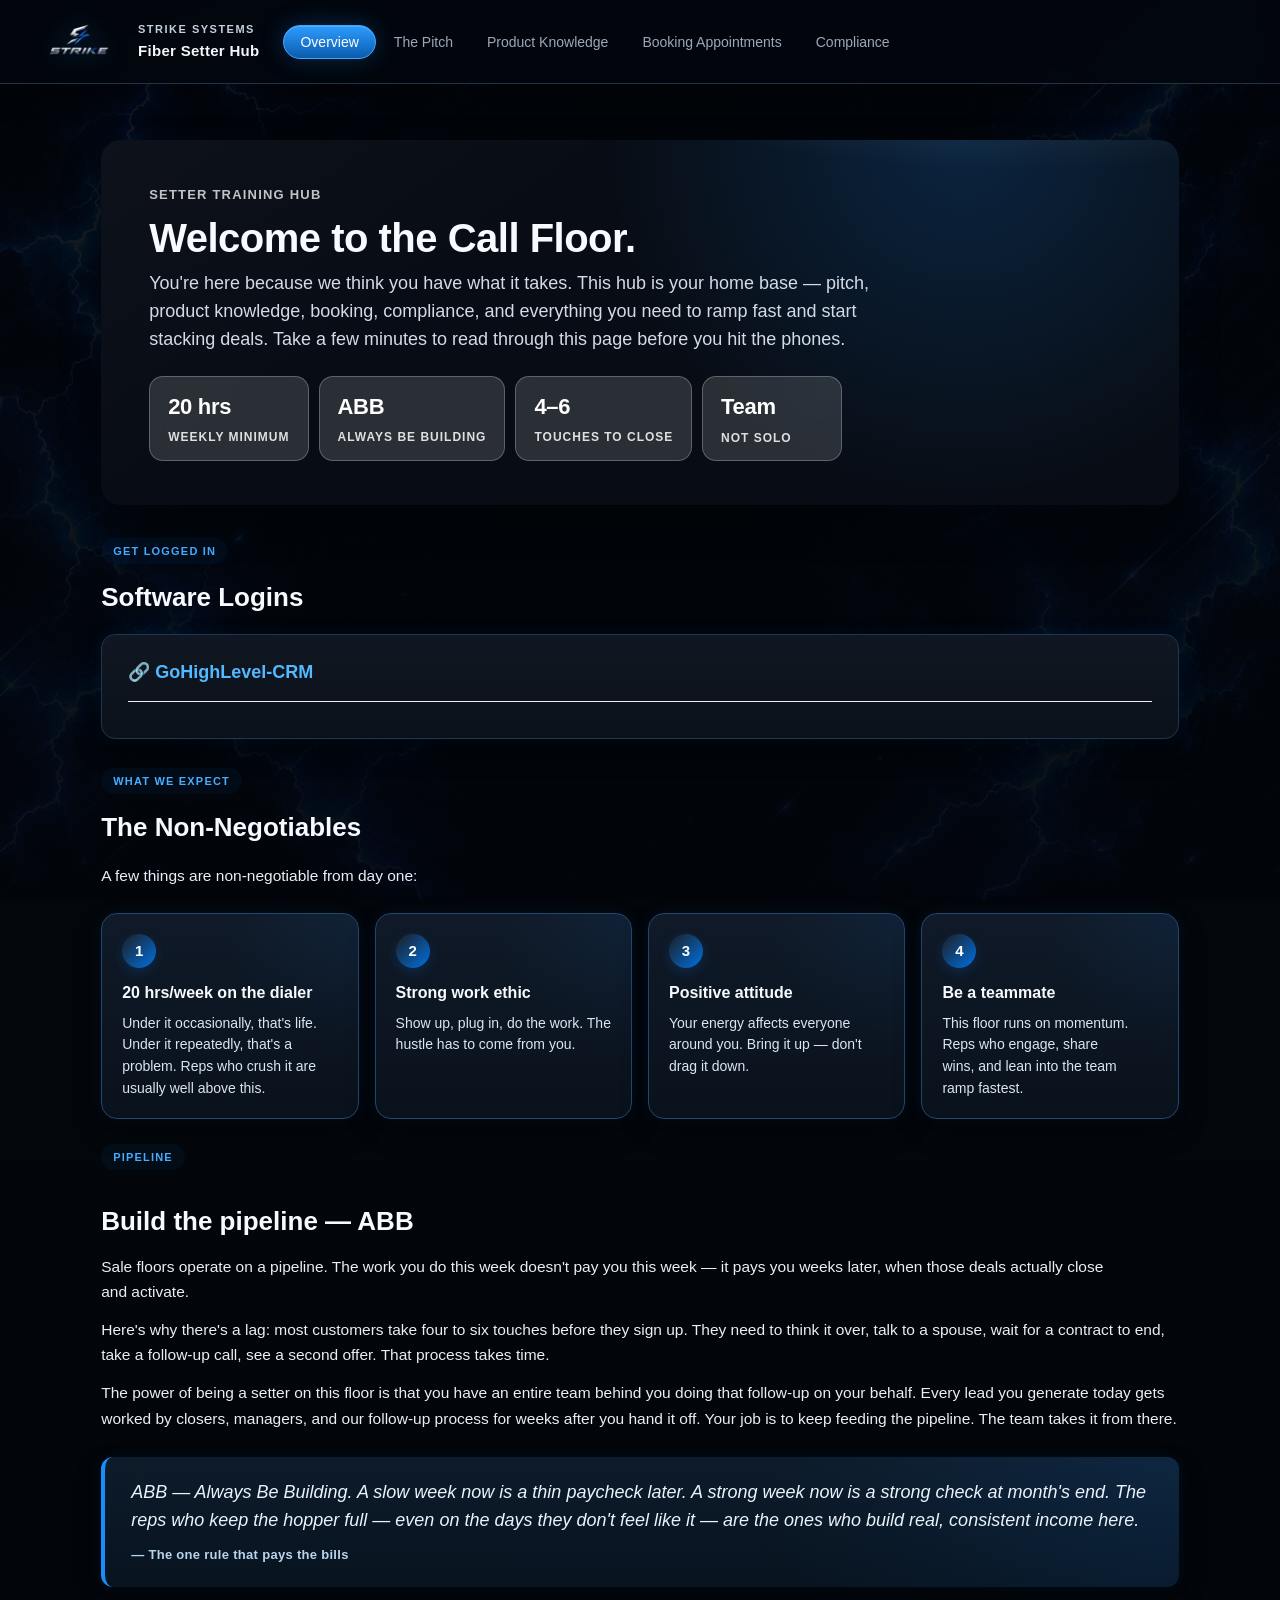
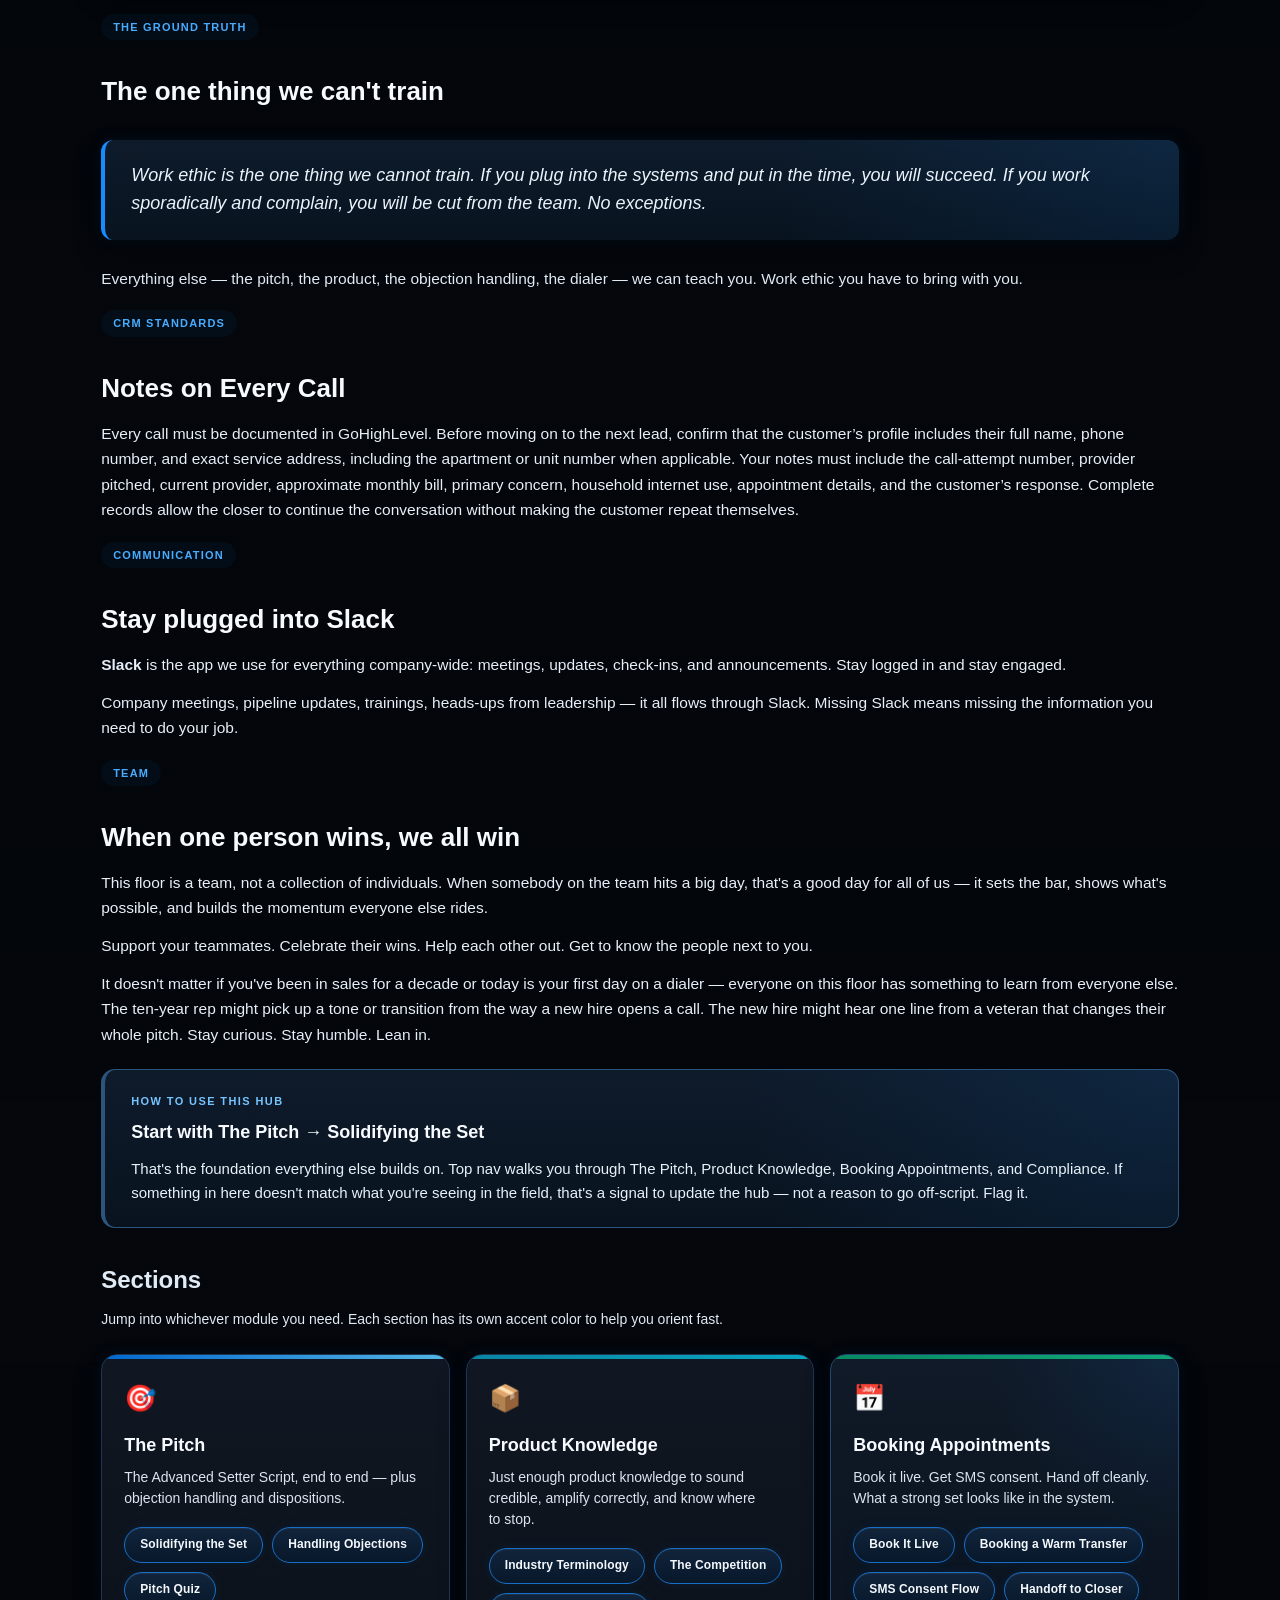
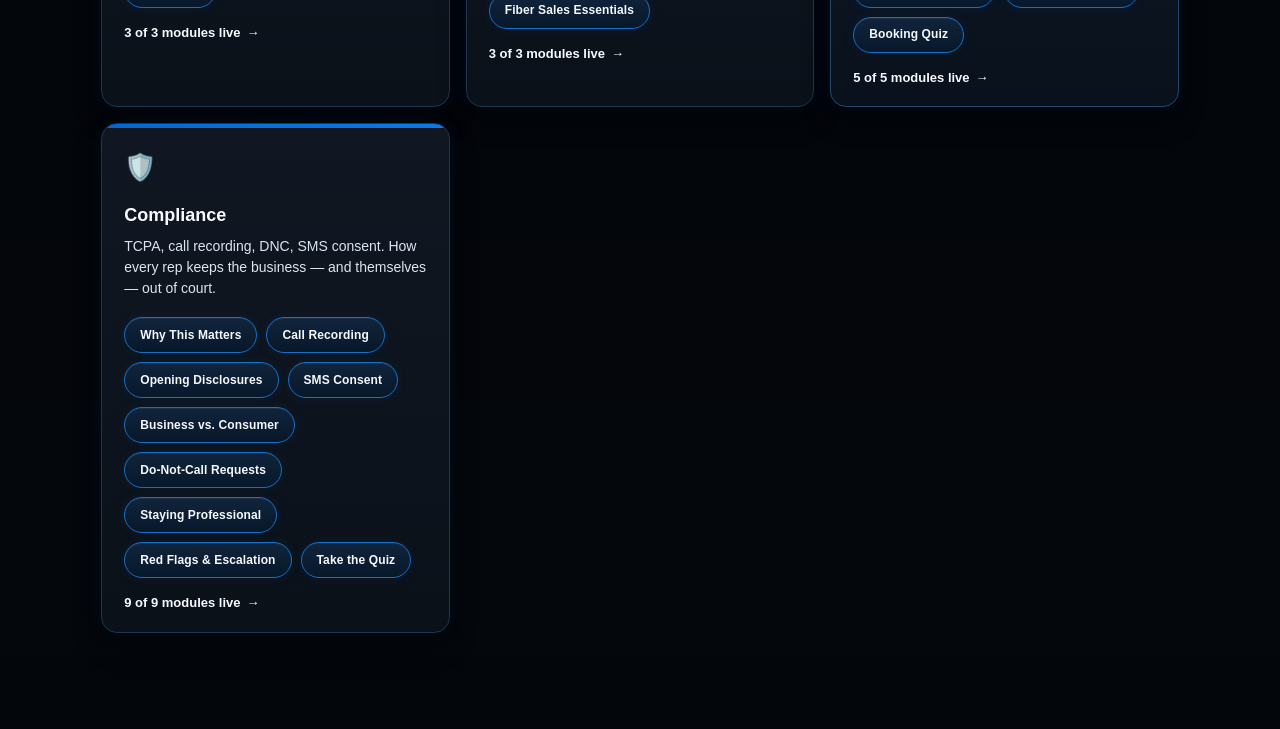
<file: pages/fiber-setter.html>
<!DOCTYPE html>
<html lang="en">

<head>
  <meta charset="UTF-8">
  <meta name="viewport" content="width=device-width, initial-scale=1.0">
  <meta name="description"
    content="Strike Fiber Setter training, scripts, booking workflows, fiber product knowledge, compliance, and coaching resources.">
  <meta name="theme-color" content="#02050a">
  <meta name="color-scheme" content="dark">
  <title>Strike Fiber Setter Hub</title>
  <style>
    * {
      box-sizing: border-box;
      margin: 0;
      padding: 0;
    }

    html,
    body {
      height: 100%;
    }

    body {
      font-family: -apple-system, BlinkMacSystemFont, "SF Pro Display", "SF Pro Text", "Helvetica Neue", Helvetica, Arial, sans-serif;
      background: #f5f5f7;
      color: #1d1d1f;
      line-height: 1.68;
      overflow-x: hidden;
      font-size: 16px;
      -webkit-font-smoothing: antialiased;
      -moz-osx-font-smoothing: grayscale;
    }

    /* ============ TOP NAV ============ */
    .topnav {
      background: rgba(255, 255, 255, 0.92);
      backdrop-filter: saturate(180%) blur(20px);
      -webkit-backdrop-filter: saturate(180%) blur(20px);
      border-bottom: 1px solid #d2d2d7;
      padding: 0 36px;
      position: sticky;
      top: 0;
      z-index: 100;
      display: flex;
      align-items: center;
      flex-wrap: wrap;
      min-height: 64px;
      gap: 24px;
    }

    .topnav .brand {
      display: flex;
      align-items: center;
      gap: 14px;
      font-weight: 700;
      font-size: 16px;
      letter-spacing: 0.3px;
      color: #1d1d1f;
      flex-shrink: 0;
      padding: 10px 0;
    }

    .topnav .brand .logo-badge {
      width: auto;
      height: 63px;
      color: #1d1d1f;
      display: flex;
      align-items: center;
    }

    .topnav .brand .logo-badge img {
      height: 63px;
      width: auto;
    }

    .topnav .brand .logo-badge a {
      display: flex;
      align-items: center;
    }

    .topnav .brand .label {
      color: #86868b;
      font-size: 11px;
      letter-spacing: 1.5px;
      text-transform: uppercase;
      display: block;
      font-weight: 600;
    }

    .topnav .brand .name {
      display: block;
      font-size: 15px;
      color: #1d1d1f;
    }

    .topnav-links {
      display: flex;
      gap: 2px;
      flex-wrap: wrap;
      padding: 6px 0;
    }

    .topnav-link {
      background: transparent;
      border: none;
      color: #86868b;
      padding: 8px 16px;
      border-radius: 980px;
      cursor: pointer;
      font-size: 14px;
      font-weight: 500;
      transition: all 0.2s;
      white-space: nowrap;
      position: relative;
    }

    .topnav-link:hover {
      color: #1d1d1f;
      background: rgba(0, 0, 0, 0.04);
    }

    .topnav-link.active {
      color: #fff;
      background: #0071e3;
    }

    .topnav-link.active::after {
      display: none;
    }

    /* ============ LAYOUT ============ */
    .main-wrap {
      display: flex;
      min-height: calc(100vh - 64px);
    }

    .sidebar {
      width: 240px;
      background: #ffffff;
      border-right: 1px solid #d2d2d7;
      padding: 28px 16px;
      flex-shrink: 0;
      display: none;
    }

    .sidebar.visible {
      display: block;
    }

    .sidebar h4 {
      font-size: 11px;
      letter-spacing: 2px;
      text-transform: uppercase;
      color: #86868b;
      margin-bottom: 14px;
      font-weight: 700;
    }

    .sidebar-link {
      display: block;
      width: 100%;
      text-align: left;
      background: transparent;
      border: none;
      color: #424245;
      padding: 10px 14px;
      border-radius: 10px;
      cursor: pointer;
      font-size: 14px;
      font-weight: 500;
      margin-bottom: 2px;
      transition: all 0.15s;
    }

    .sidebar-link:hover {
      background: rgba(0, 0, 0, 0.04);
      color: #1d1d1f;
    }

    .sidebar-link.active {
      background: #0071e3;
      color: #fff;
      font-weight: 600;
    }

    .sidebar-link .status {
      font-size: 10px;
      letter-spacing: 1px;
      text-transform: uppercase;
      color: #86868b;
      margin-left: 6px;
      font-weight: 600;
    }

    .sidebar-link.active .status {
      color: rgba(255, 255, 255, 0.7);
    }

    .content {
      flex: 1;
      padding: 48px 56px;
      max-width: 1100px;
      margin: 0 auto;
      width: 100%;
    }

    /* ============ HOME / OVERVIEW ============ */
    .hero {
      padding: 48px 0 64px;
      text-align: center;
      border-bottom: 1px solid #d2d2d7;
      margin-bottom: 56px;
    }

    .hero .eyebrow {
      color: #0071e3;
      font-size: 13px;
      letter-spacing: 2.5px;
      text-transform: uppercase;
      font-weight: 700;
      margin-bottom: 14px;
    }

    .hero h1 {
      font-size: 52px;
      font-weight: 700;
      letter-spacing: -0.5px;
      margin-bottom: 16px;
      color: #1d1d1f;
    }

    .hero .sub {
      color: #86868b;
      font-size: 19px;
      max-width: 720px;
      margin: 0 auto;
      line-height: 1.5;
    }

    .overview-grid {
      display: grid;
      grid-template-columns: repeat(auto-fit, minmax(300px, 1fr));
      gap: 16px;
      margin-bottom: 50px;
    }

    .overview-card {
      background: #ffffff;
      border: 1px solid #d2d2d7;
      border-radius: 18px;
      padding: 28px;
      cursor: pointer;
      transition: all 0.3s cubic-bezier(0.25, 0.1, 0.25, 1);
      position: relative;
      overflow: hidden;
    }

    .overview-card::before {
      display: none;
    }

    .overview-card:hover {
      border-color: #0071e3;
      transform: scale(1.02);
      box-shadow: 0 8px 30px rgba(0, 0, 0, 0.08);
    }

    .overview-card .icon {
      font-size: 28px;
      margin-bottom: 14px;
      display: block;
    }

    .overview-card h3 {
      font-size: 19px;
      margin-bottom: 8px;
      color: #1d1d1f;
      font-weight: 600;
    }

    .overview-card p {
      color: #86868b;
      font-size: 15px;
      line-height: 1.5;
    }

    .overview-card .card-status {
      position: absolute;
      top: 18px;
      right: 18px;
      font-size: 10px;
      letter-spacing: 1px;
      text-transform: uppercase;
      padding: 4px 10px;
      border-radius: 980px;
      font-weight: 700;
    }

    .status-live {
      background: rgba(52, 199, 89, 0.12);
      color: #248a3d;
    }

    .status-soon {
      background: rgba(255, 149, 0, 0.12);
      color: #c93400;
    }

    .welcome-block {
      background: #ffffff;
      border: 1px solid #d2d2d7;
      border-radius: 18px;
      padding: 36px;
      margin-bottom: 40px;
    }

    .welcome-block h2 {
      font-size: 24px;
      margin-bottom: 16px;
      color: #1d1d1f;
      font-weight: 600;
    }

    .welcome-block p {
      color: #424245;
      margin-bottom: 12px;
      font-size: 16px;
    }

    .welcome-block .caveat {
      color: #86868b;
      font-style: italic;
      font-size: 15px;
      margin-top: 14px;
      padding-top: 14px;
      border-top: 1px solid #e8e8ed;
    }

    .welcome-block ul.expect-list {
      list-style: none;
      padding: 0;
      margin: 8px 0 4px;
    }

    .welcome-block ul.expect-list li {
      color: #424245;
      font-size: 16px;
      line-height: 1.6;
      padding: 12px 0 12px 28px;
      border-bottom: 1px solid #f0f0f3;
      position: relative;
    }

    .welcome-block ul.expect-list li:last-child {
      border-bottom: none;
    }

    .welcome-block ul.expect-list li::before {
      content: "";
      position: absolute;
      left: 4px;
      top: 22px;
      width: 8px;
      height: 8px;
      border-radius: 50%;
      background: #0071e3;
    }

    .welcome-block blockquote.welcome-quote {
      border-left: 3px solid #0071e3;
      padding: 8px 0 8px 22px;
      margin: 16px 0 18px;
      color: #1d1d1f;
      font-size: 18px;
      line-height: 1.55;
      font-weight: 500;
    }

    .welcome-block p.abb {
      font-size: 18px;
      color: #1d1d1f;
      margin-top: 18px;
      margin-bottom: 14px;
      letter-spacing: 0.2px;
    }

    /* ============ SECTION PAGES ============ */
    .section-head {
      margin-bottom: 36px;
      padding-bottom: 24px;
      border-bottom: 1px solid #d2d2d7;
    }

    .section-head .crumb {
      color: #86868b;
      font-size: 13px;
      letter-spacing: 1.5px;
      text-transform: uppercase;
      font-weight: 600;
      margin-bottom: 10px;
    }

    .section-head h1 {
      font-size: 40px;
      font-weight: 700;
      letter-spacing: -0.5px;
      margin-bottom: 12px;
      color: #1d1d1f;
    }

    .section-head .lead {
      color: #86868b;
      font-size: 17px;
      max-width: 760px;
      line-height: 1.6;
    }

    .placeholder {
      background: #ffffff;
      border: 1px dashed #d2d2d7;
      border-radius: 18px;
      padding: 48px;
      text-align: center;
      margin-bottom: 24px;
    }

    .placeholder .big-icon {
      font-size: 48px;
      margin-bottom: 16px;
      opacity: 0.5;
    }

    .placeholder h3 {
      font-size: 21px;
      margin-bottom: 10px;
      color: #1d1d1f;
    }

    .placeholder p {
      color: #86868b;
      font-size: 15px;
      max-width: 520px;
      margin: 0 auto 20px;
    }

    .placeholder .roadmap {
      display: inline-block;
      text-align: left;
      background: #f5f5f7;
      border: 1px solid #d2d2d7;
      border-radius: 12px;
      padding: 20px 26px;
      margin-top: 12px;
    }

    .placeholder .roadmap h4 {
      font-size: 11px;
      letter-spacing: 1.5px;
      text-transform: uppercase;
      color: #0071e3;
      margin-bottom: 12px;
      font-weight: 700;
    }

    .placeholder .roadmap ul {
      list-style: none;
    }

    .placeholder .roadmap li {
      padding: 5px 0 5px 22px;
      position: relative;
      color: #424245;
      font-size: 15px;
    }

    .placeholder .roadmap li::before {
      content: "→";
      position: absolute;
      left: 0;
      color: #0071e3;
      font-weight: 700;
    }

    /* ============ EMBEDDED PITCH TRAINING (migrated) ============ */

    .pitch-header {
      margin-bottom: 28px;
    }

    .pitch-header h2 {
      font-size: 28px;
      margin-bottom: 8px;
    }

    .pitch-header .pitch-sub {
      color: #86868b;
      font-style: italic;
      font-size: 16px;
    }

    .progress-bar {
      display: flex;
      gap: 6px;
      margin-bottom: 20px;
    }

    .progress-seg {
      flex: 1;
      height: 4px;
      background: #e8e8ed;
      border-radius: 2px;
      transition: background 0.25s;
    }

    .progress-seg.active {
      background: #0071e3;
    }

    .progress-seg.done {
      background: #34c759;
    }

    .stepper {
      display: grid;
      grid-template-columns: repeat(7, 1fr);
      gap: 8px;
      margin-bottom: 28px;
    }

    .step-tab {
      background: #ffffff;
      border: 1px solid #d2d2d7;
      color: #86868b;
      padding: 12px 6px;
      border-radius: 12px;
      cursor: pointer;
      text-align: center;
      transition: all 0.2s;
      font-size: 12px;
      font-weight: 600;
      line-height: 1.3;
    }

    .step-tab:hover {
      border-color: #0071e3;
      color: #1d1d1f;
    }

    .step-tab.active {
      background: #0071e3;
      color: #fff;
      border-color: #0071e3;
      box-shadow: 0 4px 14px rgba(0, 113, 227, 0.25);
    }

    .step-tab.full-script-tab {
      border: 1px dashed #0071e3;
      color: #0071e3;
    }

    .step-tab.full-script-tab:hover {
      background: rgba(0, 113, 227, 0.06);
    }

    .step-tab.full-script-tab.active {
      background: #0071e3;
      color: #fff;
      border: 1px solid #0071e3;
      box-shadow: 0 4px 14px rgba(0, 113, 227, 0.25);
    }

    .step-tab .num {
      display: block;
      font-size: 17px;
      font-weight: 700;
      margin-bottom: 3px;
    }

    .step-tab .icon {
      display: block;
      font-size: 17px;
      margin-bottom: 3px;
    }

    .step-card,
    .full-script-card {
      background: #ffffff;
      border: 1px solid #d2d2d7;
      border-radius: 18px;
      padding: 40px;
      display: none;
      animation: fadeIn 0.3s ease;
    }

    .step-card.active,
    .full-script-card.active {
      display: block;
    }

    @keyframes fadeIn {
      from {
        opacity: 0;
        transform: translateY(6px);
      }

      to {
        opacity: 1;
        transform: translateY(0);
      }
    }

    .step-card h2 {
      font-size: 28px;
      margin-bottom: 8px;
      color: #1d1d1f;
    }

    .step-card .phase-tag {
      display: inline-block;
      background: rgba(0, 113, 227, 0.1);
      color: #0071e3;
      padding: 4px 14px;
      border-radius: 980px;
      font-size: 11px;
      font-weight: 600;
      letter-spacing: 1px;
      text-transform: uppercase;
      margin-bottom: 12px;
    }

    .step-card .lead {
      color: #86868b;
      font-size: 16px;
      margin-bottom: 28px;
      font-style: italic;
    }

    .section-sub {
      margin-bottom: 24px;
    }

    .section-label {
      display: flex;
      align-items: center;
      gap: 10px;
      font-size: 12px;
      letter-spacing: 1.5px;
      text-transform: uppercase;
      font-weight: 700;
      margin-bottom: 12px;
      color: #86868b;
    }

    .section-label .dot {
      width: 8px;
      height: 8px;
      border-radius: 50%;
    }

    .dot-green {
      background: #34c759;
    }

    .dot-red {
      background: #ff3b30;
    }

    .dot-blue {
      background: #0071e3;
    }

    .dot-orange {
      background: #ff9500;
    }

    .script-block {
      background: #f5f5f7;
      border-left: 3px solid #34c759;
      padding: 16px 20px;
      border-radius: 0 12px 12px 0;
      margin-bottom: 10px;
      color: #1d1d1f;
      font-size: 16px;
    }

    .script-block .quote {
      font-style: italic;
      color: #0071e3;
    }

    .script-block .speaker {
      font-style: normal;
      font-size: 11px;
      color: #86868b;
      letter-spacing: 1px;
      text-transform: uppercase;
      margin-bottom: 6px;
      display: block;
      font-weight: 600;
    }

    .script-block .stage-dir {
      display: block;
      color: #86868b;
      font-size: 14px;
      margin-top: 6px;
      font-style: italic;
    }

    .if-block {
      background: rgba(52, 199, 89, 0.06);
      border-left: 3px solid #34c759;
      padding: 12px 18px;
      border-radius: 0 12px 12px 0;
      margin-bottom: 10px;
      font-size: 15px;
    }

    .if-block .label {
      color: #248a3d;
      font-weight: 700;
      font-size: 11px;
      letter-spacing: 1px;
      text-transform: uppercase;
      display: block;
      margin-bottom: 6px;
    }

    .if-block .quote {
      font-style: italic;
      color: #0071e3;
    }

    .if-block .note {
      display: block;
      color: #86868b;
      font-size: 14px;
      font-style: italic;
      margin-top: 6px;
    }

    .why-box {
      background: rgba(0, 113, 227, 0.05);
      border: 1px solid rgba(0, 113, 227, 0.2);
      border-radius: 14px;
      padding: 20px 24px;
    }

    .why-box p {
      color: #424245;
      font-size: 15px;
    }

    .weak-box {
      background: rgba(255, 59, 48, 0.05);
      border: 1px solid rgba(255, 59, 48, 0.2);
      border-radius: 14px;
      padding: 20px 24px;
    }

    .weak-box ul {
      list-style: none;
    }

    .weak-box li {
      padding: 4px 0 4px 24px;
      position: relative;
      color: #424245;
      font-size: 15px;
    }

    .weak-box li::before {
      content: "✗";
      position: absolute;
      left: 0;
      color: #ff3b30;
      font-weight: 700;
    }

    .insight-box {
      background: linear-gradient(135deg, rgba(0, 113, 227, 0.08) 0%, rgba(0, 113, 227, 0.03) 100%);
      border: 1px solid rgba(0, 113, 227, 0.2);
      border-radius: 14px;
      padding: 22px 26px;
      position: relative;
    }

    .insight-box::before {
      content: "💡";
      position: absolute;
      top: -14px;
      left: 20px;
      background: #ffffff;
      padding: 0 8px;
      font-size: 20px;
    }

    .insight-box p {
      color: #1d1d1f;
      font-size: 16px;
      font-weight: 500;
    }

    .pro-tip,
    .compliance-note {
      border-radius: 0 12px 12px 0;
      padding: 14px 20px 14px 44px;
      margin-bottom: 12px;
      position: relative;
      font-size: 15px;
      color: #424245;
    }

    .pro-tip {
      background: rgba(255, 149, 0, 0.06);
      border-left: 3px solid #ff9500;
    }

    .pro-tip::before {
      content: "⚡";
      position: absolute;
      left: 16px;
      top: 14px;
      font-size: 16px;
    }

    .pro-tip strong {
      color: #c93400;
    }

    .availability-tip {
      position: relative;
      background: rgba(175, 82, 222, 0.10);
      border-left: 3px solid #af52de;
      border-radius: 0 12px 12px 0;
      padding: 14px 20px 14px 44px;
      margin-bottom: 12px;
      color: #eaf3fb;
    }

    .availability-tip::before {
      content: "👥";
      position: absolute;
      left: 14px;
      top: 13px;
      font-size: 16px;
    }

    .availability-tip strong {
      color: #8e44ad;
    }

    .scout-options {
      margin: 12px 0 10px;
      padding: 18px 20px;
      border: 1px solid #168dff;
      border-left: 4px solid #168dff;
      border-radius: 12px;
      background: linear-gradient(180deg, rgba(22, 141, 255, .16), rgba(7, 92, 174, .10));
    }

    .scout-options .speaker {
      display: block;
      margin-bottom: 6px;
      color: #eaf3fb;
      font-size: 11px;
      font-style: normal;
      font-weight: 600;
      letter-spacing: 1px;
      text-transform: uppercase;
    }

    .scout-options .quote {
      color: #49adff;
      font-size: 16px;
      font-style: italic;
    }

    .scout-options .stage-dir {
      display: block;
      margin-top: 6px;
      color: #aebdce;
      font-size: 14px;
      font-style: italic;
    }

    .compliance-note {
      background: rgba(255, 59, 48, 0.05);
      border-left: 3px solid #ff3b30;
    }

    .compliance-note::before {
      content: "🎙";
      position: absolute;
      left: 16px;
      top: 14px;
      font-size: 16px;
    }

    .compliance-note strong {
      color: #ff3b30;
    }

    .amp-card {
      background: #f5f5f7;
      border: 1px solid #d2d2d7;
      border-left: 3px solid #ff9500;
      border-radius: 8px;
      padding: 14px 18px;
      margin-bottom: 8px;
    }

    .amp-card .q {
      color: #0071e3;
      font-style: italic;
      font-size: 15px;
      margin-bottom: 4px;
    }

    .amp-card .why {
      color: #86868b;
      font-size: 14px;
    }

    .expand-btn {
      background: #f5f5f7;
      border: 1px dashed #d2d2d7;
      color: #86868b;
      padding: 11px 16px;
      border-radius: 10px;
      cursor: pointer;
      font-size: 13px;
      font-weight: 600;
      letter-spacing: 0.5px;
      width: 100%;
      margin-top: 8px;
      transition: all 0.2s;
    }

    .expand-btn:hover {
      border-color: #0071e3;
      color: #0071e3;
    }

    .expand-btn .chev {
      display: inline-block;
      margin-left: 6px;
      transition: transform 0.2s;
    }

    .expand-btn.open .chev {
      transform: rotate(180deg);
    }

    .extra-amps {
      display: none;
      margin-top: 10px;
    }

    .extra-amps.open {
      display: block;
    }

    .optional-opener {
      background: rgba(0, 113, 227, 0.04);
      border: 1px dashed rgba(0, 113, 227, 0.3);
      border-radius: 14px;
      padding: 18px 22px;
      margin-top: 12px;
    }

    .optional-opener .title {
      color: #0071e3;
      font-size: 11.5px;
      font-weight: 700;
      letter-spacing: 1.5px;
      text-transform: uppercase;
      margin-bottom: 8px;
    }

    .optional-opener .quote {
      font-style: italic;
      color: #0071e3;
      font-size: 15px;
    }

    .optional-opener .note {
      color: #86868b;
      font-size: 14px;
      margin-top: 8px;
      font-style: italic;
    }

    .nav-buttons {
      display: flex;
      justify-content: space-between;
      margin-top: 28px;
      gap: 12px;
    }

    .nav-btn {
      background: #ffffff;
      border: 1px solid #d2d2d7;
      color: #1d1d1f;
      padding: 12px 24px;
      border-radius: 980px;
      cursor: pointer;
      font-size: 15px;
      font-weight: 600;
      transition: all 0.2s;
    }

    .nav-btn:hover:not(:disabled) {
      background: #f5f5f7;
      border-color: #86868b;
    }

    .nav-btn:disabled {
      opacity: 0.35;
      cursor: not-allowed;
    }

    .nav-btn.primary {
      background: #0071e3;
      border: none;
      color: #fff;
    }

    .nav-btn.primary:hover:not(:disabled) {
      background: #0077ED;
      box-shadow: 0 4px 14px rgba(0, 113, 227, 0.25);
    }

    .reminders {
      margin-top: 36px;
      background: #ffffff;
      border: 1px solid #d2d2d7;
      border-radius: 18px;
      padding: 32px;
    }

    .reminders h3 {
      font-size: 15px;
      letter-spacing: 2px;
      text-transform: uppercase;
      color: #ff3b30;
      margin-bottom: 18px;
      font-weight: 700;
    }

    .reminder-grid {
      display: grid;
      grid-template-columns: 1fr 1fr;
      gap: 24px;
    }

    .rem-col h4 {
      font-size: 11px;
      letter-spacing: 1.5px;
      text-transform: uppercase;
      color: #86868b;
      margin-bottom: 10px;
      font-weight: 700;
    }

    .rem-col ul {
      list-style: none;
    }

    .rem-col li {
      padding: 5px 0 5px 24px;
      position: relative;
      color: #424245;
      font-size: 14px;
    }

    .rem-col.dont li::before {
      content: "⚠️";
      position: absolute;
      left: 0;
    }

    .rem-col.do li::before {
      content: "✅";
      position: absolute;
      left: 0;
    }

    /* Full script view */
    .full-script-card h2 {
      font-size: 28px;
      margin-bottom: 8px;
      color: #1d1d1f;
    }

    .full-script-card .script-lead {
      color: #86868b;
      font-size: 15px;
      font-style: italic;
      margin-bottom: 28px;
      padding-bottom: 18px;
      border-bottom: 1px solid #d2d2d7;
    }

    .fs-section {
      margin-bottom: 28px;
    }

    .fs-section h3 {
      color: #0071e3;
      font-size: 18px;
      margin-bottom: 6px;
      font-weight: 700;
    }

    .fs-section .fs-subtitle {
      color: #86868b;
      font-size: 14px;
      font-style: italic;
      margin-bottom: 12px;
    }

    .fs-line {
      background: #f5f5f7;
      border-left: 3px solid #34c759;
      padding: 10px 16px;
      border-radius: 0 8px 8px 0;
      margin-bottom: 6px;
      font-style: italic;
      color: #0071e3;
      font-size: 15px;
    }

    .fs-stage {
      color: #86868b;
      font-size: 13px;
      font-style: italic;
      margin: 4px 0 8px 6px;
    }

    .fs-desc {
      color: #424245;
      font-size: 14px;
      margin-bottom: 8px;
    }

    .fs-if {
      color: #248a3d;
      font-weight: 600;
      font-size: 11px;
      letter-spacing: 1px;
      text-transform: uppercase;
      margin-bottom: 4px;
      display: block;
      margin-top: 8px;
    }

    /* ============ VIDEO / RESOURCE CARDS ============ */
    .video-block {
      background: #ffffff;
      border: 1px solid #d2d2d7;
      border-radius: 18px;
      padding: 28px;
      margin-bottom: 24px;
    }

    .video-block h3 {
      font-size: 20px;
      margin-bottom: 6px;
      color: #1d1d1f;
    }

    .video-block .vsub {
      color: #86868b;
      font-size: 15px;
      margin-bottom: 16px;
      font-style: italic;
    }

    .video-embed {
      position: relative;
      padding-bottom: 56.25%;
      height: 0;
      border-radius: 12px;
      overflow: hidden;
      background: #f5f5f7;
    }

    .video-embed iframe {
      position: absolute;
      top: 0;
      left: 0;
      width: 100%;
      height: 100%;
      border: 0;
    }

    .resource-grid {
      display: grid;
      grid-template-columns: repeat(auto-fit, minmax(300px, 1fr));
      gap: 14px;
      margin-bottom: 24px;
    }

    .resource-card {
      background: #ffffff;
      border: 1px solid #d2d2d7;
      border-radius: 14px;
      padding: 18px 20px;
      display: flex;
      align-items: center;
      gap: 14px;
      text-decoration: none;
      color: inherit;
      transition: all 0.2s;
    }

    .resource-card:hover {
      border-color: #0071e3;
      transform: translateY(-1px);
      box-shadow: 0 4px 16px rgba(0, 0, 0, 0.06);
    }

    .resource-card .icon {
      font-size: 28px;
      flex-shrink: 0;
    }

    .resource-card .meta {
      flex: 1;
      min-width: 0;
    }

    .resource-card .title {
      font-size: 15px;
      font-weight: 600;
      color: #1d1d1f;
      margin-bottom: 2px;
    }

    .resource-card .desc {
      font-size: 13px;
      color: #86868b;
    }

    .resource-card .arrow {
      color: #86868b;
      font-size: 16px;
      flex-shrink: 0;
    }

    .resource-card:hover .arrow {
      color: #0071e3;
    }

    /* ============ GLOSSARY ============ */
    .glossary-section {
      margin-bottom: 36px;
    }

    .glossary-section h3 {
      font-size: 13px;
      letter-spacing: 2px;
      text-transform: uppercase;
      color: #0071e3;
      font-weight: 700;
      margin-bottom: 14px;
      padding-bottom: 10px;
      border-bottom: 1px solid #d2d2d7;
    }

    .term-card {
      background: #ffffff;
      border: 1px solid #d2d2d7;
      border-radius: 12px;
      padding: 18px 22px;
      margin-bottom: 10px;
      transition: border-color 0.15s;
    }

    .term-card:hover {
      border-color: #0071e3;
    }

    .term-card .term {
      font-weight: 700;
      color: #1d1d1f;
      font-size: 16px;
      margin-bottom: 4px;
    }

    .term-card .term .acronym {
      color: #86868b;
      font-weight: 500;
      font-size: 14px;
      margin-left: 6px;
    }

    .term-card .def {
      color: #424245;
      font-size: 15px;
      line-height: 1.55;
    }

    .glossary-search {
      background: #ffffff;
      border: 1px solid #d2d2d7;
      border-radius: 12px;
      padding: 14px 18px;
      color: #1d1d1f;
      font-size: 15px;
      width: 100%;
      margin-bottom: 28px;
      outline: none;
      transition: border-color 0.15s, box-shadow 0.15s;
    }

    .glossary-search:focus {
      border-color: #0071e3;
      box-shadow: 0 0 0 3px rgba(0, 113, 227, 0.15);
    }

    .glossary-search::placeholder {
      color: #86868b;
    }

    .content-block {
      background: #ffffff;
      border: 1px solid #d2d2d7;
      border-radius: 18px;
      padding: 28px 32px;
      margin-bottom: 20px;
    }

    .content-block h3 {
      font-size: 19px;
      margin-bottom: 12px;
      color: #1d1d1f;
    }

    .content-block p {
      color: #424245;
      font-size: 15px;
      margin-bottom: 10px;
    }

    .content-block ul {
      color: #424245;
      padding-left: 20px;
    }

    .content-block ul li {
      margin-bottom: 6px;
      font-size: 15px;
    }

    /* ============ COMPETITION ============ */
    .competition-wrapper {
      display: flex;
      flex-direction: column;
      gap: 28px;
    }

    .tier-block {
      background: #ffffff;
      border: 1px solid #d2d2d7;
      border-radius: 18px;
      overflow: hidden;
    }

    .tier-head {
      padding: 24px 28px 20px;
      border-bottom: 1px solid #e8e8ed;
      background: #fafafa;
    }

    .tier-tag {
      display: inline-block;
      font-size: 11px;
      letter-spacing: 1.2px;
      text-transform: uppercase;
      font-weight: 700;
      padding: 4px 12px;
      border-radius: 980px;
      margin-bottom: 10px;
    }

    .tier-head h2 {
      font-size: 24px;
      margin: 0 0 6px;
      color: #1d1d1f;
    }

    .tier-sub {
      color: #86868b;
      font-size: 15px;
    }

    .tier-big3 .tier-tag {
      background: rgba(52, 199, 89, 0.12);
      color: #248a3d;
    }

    .tier-big3 {
      border-color: rgba(52, 199, 89, 0.3);
    }

    .tier-thirdparty .tier-tag {
      background: rgba(255, 149, 0, 0.12);
      color: #c93400;
    }

    .tier-isp .tier-tag {
      background: rgba(255, 59, 48, 0.12);
      color: #ff3b30;
    }

    .tier-voip .tier-tag {
      background: rgba(0, 113, 227, 0.1);
      color: #0071e3;
    }

    .carrier-grid {
      display: grid;
      grid-template-columns: repeat(auto-fill, minmax(170px, 1fr));
      gap: 12px;
      padding: 20px 28px;
      background: #f5f5f7;
    }

    .carrier-card {
      background: #ffffff;
      border: 1px solid #d2d2d7;
      border-radius: 12px;
      padding: 14px 16px;
      transition: transform 0.15s, border-color 0.15s;
    }

    .carrier-card:hover {
      transform: translateY(-2px);
    }

    .carrier-card.big3 {
      border-left: 3px solid #34c759;
    }

    .carrier-card.third {
      border-left: 3px solid #ff9500;
    }

    .carrier-card.isp {
      border-left: 3px solid #ff3b30;
    }

    .carrier-card.voip {
      border-left: 3px solid #0071e3;
    }

    .carrier-name {
      font-weight: 600;
      color: #1d1d1f;
      font-size: 16px;
    }

    .carrier-note {
      font-size: 13px;
      color: #86868b;
      margin-top: 4px;
    }

    .tier-body {
      padding: 24px 28px 28px;
    }

    .tier-body h4 {
      color: #1d1d1f;
      font-size: 14px;
      text-transform: uppercase;
      letter-spacing: 0.8px;
      margin-bottom: 12px;
    }

    .tier-body ul {
      color: #424245;
      padding-left: 20px;
    }

    .tier-body ul li {
      margin-bottom: 8px;
      font-size: 15px;
      line-height: 1.55;
    }

    .tier-body em {
      color: #0071e3;
      font-style: normal;
      font-weight: 600;
    }

    .takeaway-box {
      background: rgba(0, 113, 227, 0.04);
      border: 1px solid #d2d2d7;
      border-left: 4px solid #0071e3;
      border-radius: 14px;
      padding: 26px 30px;
      margin-top: 8px;
    }

    .takeaway-box h3 {
      color: #1d1d1f;
      font-size: 19px;
      margin-bottom: 12px;
    }

    .takeaway-box p {
      color: #424245;
      font-size: 15px;
      margin-bottom: 12px;
    }

    .takeaway-box ul {
      color: #424245;
      padding-left: 20px;
    }

    .takeaway-box ul li {
      margin-bottom: 8px;
      font-size: 15px;
      line-height: 1.6;
    }

    /* ============ CHALLENGER MINDSET ============ */
    .challenger-quote {
      font-size: 22px;
      line-height: 1.4;
      color: #1d1d1f;
      font-weight: 500;
      font-style: italic;
      border-left: 3px solid #0071e3;
      padding: 10px 0 10px 24px;
      margin: 18px 0 8px;
    }

    .challenger-quote .attr {
      display: block;
      font-size: 14px;
      color: #86868b;
      font-style: normal;
      font-weight: 400;
      margin-top: 10px;
    }

    .profile-grid {
      display: grid;
      grid-template-columns: repeat(auto-fit, minmax(230px, 1fr));
      gap: 14px;
      margin: 18px 0 6px;
    }

    .profile-card {
      background: #ffffff;
      border: 1px solid #d2d2d7;
      border-radius: 14px;
      padding: 20px 22px;
      position: relative;
    }

    .profile-card.star {
      border: 2px solid #d97706;
      background: linear-gradient(135deg, #fffbeb 0%, #fef3c7 100%);
      box-shadow: 0 10px 28px rgba(217, 119, 6, 0.18);
      grid-column: span 2;
      overflow: hidden;
    }

    .profile-card.star::before {
      content: '★ THE ANSWER';
      position: absolute;
      top: 14px;
      left: 22px;
      background: #d97706;
      color: #ffffff;
      padding: 4px 10px;
      border-radius: 12px;
      font-size: 10px;
      font-weight: 800;
      letter-spacing: 0.8px;
    }

    .profile-card.star h4 {
      margin-top: 28px;
      font-size: 20px;
    }

    .profile-card .pct {
      position: absolute;
      top: 18px;
      right: 20px;
      font-size: 13px;
      font-weight: 700;
      color: #86868b;
      letter-spacing: 0.4px;
    }

    .profile-card.star .pct {
      color: #b45309;
      font-size: 42px;
      top: 12px;
      right: 22px;
      line-height: 1;
    }

    .profile-card h4 {
      font-size: 17px;
      color: #1d1d1f;
      margin-bottom: 6px;
      padding-right: 48px;
    }

    .profile-card p {
      font-size: 14px;
      color: #424245;
      line-height: 1.5;
      margin: 0;
    }

    .loyalty-chart {
      display: flex;
      flex-direction: column;
      gap: 10px;
      margin: 18px 0 6px;
    }

    .loyalty-row {
      display: grid;
      grid-template-columns: 180px 1fr 48px;
      gap: 14px;
      align-items: center;
    }

    .loyalty-label {
      font-size: 14px;
      color: #1d1d1f;
      font-weight: 600;
    }

    .loyalty-bar-wrap {
      background: #f0f0f3;
      border-radius: 8px;
      height: 22px;
      overflow: hidden;
    }

    .loyalty-bar {
      height: 100%;
      background: linear-gradient(90deg, #d97706 0%, #f59e0b 100%);
      border-radius: 8px;
      width: 0;
      transition: width 1.4s cubic-bezier(0.2, 0.8, 0.2, 1);
    }

    .loyalty-bar.dim {
      background: #c7c7cc;
    }

    .loyalty-pct {
      font-size: 16px;
      color: #b45309;
      font-weight: 700;
      text-align: right;
    }

    .pillar-grid {
      display: grid;
      grid-template-columns: repeat(auto-fit, minmax(260px, 1fr));
      gap: 14px;
      margin: 16px 0 6px;
    }

    .pillar-card {
      background: #ffffff;
      border: 1px solid #d2d2d7;
      border-radius: 14px;
      padding: 22px 24px;
      border-top: 4px solid #d97706;
      position: relative;
    }

    .pillar-card .pillar-num {
      display: inline-block;
      font-size: 11px;
      letter-spacing: 1.2px;
      text-transform: uppercase;
      font-weight: 800;
      color: #ffffff;
      background: #d97706;
      padding: 3px 10px;
      border-radius: 10px;
      margin-bottom: 10px;
    }

    .pillar-card h4 {
      font-size: 19px;
      color: #1d1d1f;
      margin-bottom: 10px;
    }

    .pillar-card p {
      color: #424245;
      font-size: 14px;
      line-height: 1.55;
      margin: 0;
    }

    .tension-split {
      display: grid;
      grid-template-columns: 1fr 1fr;
      gap: 14px;
      margin: 18px 0 6px;
    }

    .tension-col {
      padding: 20px 22px;
      border-radius: 14px;
      border: 1px solid #d2d2d7;
    }

    .tension-col.tension {
      background: rgba(52, 199, 89, 0.06);
      border-left: 3px solid #34c759;
    }

    .tension-col.pressure {
      background: rgba(255, 59, 48, 0.04);
      border-left: 3px solid #ff3b30;
    }

    .tension-col h4 {
      font-size: 16px;
      color: #1d1d1f;
      margin-bottom: 8px;
    }

    .tension-col p {
      color: #424245;
      font-size: 14px;
      line-height: 1.55;
      margin: 0 0 6px;
    }

    @media (max-width: 720px) {
      .tension-split {
        grid-template-columns: 1fr;
      }

      .loyalty-row {
        grid-template-columns: 130px 1fr 44px;
      }
    }

    .mapping-table {
      display: flex;
      flex-direction: column;
      gap: 10px;
      margin: 16px 0 6px;
    }

    .mapping-row {
      display: grid;
      grid-template-columns: 200px 1fr;
      gap: 18px;
      padding: 16px 18px;
      background: #ffffff;
      border: 1px solid #d2d2d7;
      border-radius: 12px;
      align-items: start;
    }

    .mapping-dixon {
      font-weight: 600;
      color: #0071e3;
      font-size: 15px;
      line-height: 1.45;
    }

    .mapping-dixon .phase-ref {
      display: block;
      font-size: 12px;
      color: #86868b;
      font-weight: 500;
      margin-top: 2px;
      letter-spacing: 0.4px;
      text-transform: uppercase;
    }

    .mapping-detail {
      color: #424245;
      font-size: 14px;
      line-height: 1.6;
    }

    .mapping-detail em.script {
      display: block;
      background: #f5f5f7;
      border-left: 2px solid #d2d2d7;
      padding: 8px 12px;
      border-radius: 6px;
      margin: 8px 0 4px;
      font-style: italic;
      color: #1d1d1f;
      font-size: 13.5px;
    }

    @media (max-width: 720px) {
      .mapping-row {
        grid-template-columns: 1fr;
        gap: 6px;
      }
    }

    .oldway-split {
      display: grid;
      grid-template-columns: 1fr 1fr;
      gap: 0;
      margin: 16px 0 6px;
      border: 1px solid #d2d2d7;
      border-radius: 14px;
      overflow: hidden;
    }

    .oldway-head {
      padding: 14px 20px;
      font-weight: 700;
      font-size: 13px;
      letter-spacing: 0.8px;
      text-transform: uppercase;
      text-align: center;
    }

    .oldway-head.old {
      background: rgba(255, 59, 48, 0.08);
      color: #c93400;
      border-right: 1px solid #d2d2d7;
    }

    .oldway-head.new {
      background: rgba(52, 199, 89, 0.1);
      color: #248a3d;
    }

    .oldway-cell {
      padding: 16px 20px;
      color: #424245;
      font-size: 14px;
      line-height: 1.55;
      border-top: 1px solid #e8e8ed;
    }

    .oldway-cell.old {
      border-right: 1px solid #d2d2d7;
      background: #fafafa;
    }

    .oldway-cell .scenario {
      display: block;
      font-size: 12px;
      color: #86868b;
      font-weight: 600;
      text-transform: uppercase;
      letter-spacing: 0.6px;
      margin-bottom: 6px;
    }

    @media (max-width: 720px) {
      .oldway-split {
        grid-template-columns: 1fr;
      }

      .oldway-head.old,
      .oldway-cell.old {
        border-right: none;
        border-bottom: 1px solid #d2d2d7;
      }
    }

    .diagnostic-list {
      list-style: none;
      padding: 0;
      margin: 16px 0 6px;
    }

    .diagnostic-list li {
      padding: 14px 16px 14px 44px;
      background: #ffffff;
      border: 1px solid #d2d2d7;
      border-radius: 12px;
      margin-bottom: 10px;
      font-size: 15px;
      color: #1d1d1f;
      line-height: 1.5;
      position: relative;
    }

    .diagnostic-list li::before {
      content: "☐";
      position: absolute;
      left: 16px;
      top: 12px;
      font-size: 20px;
      color: #0071e3;
    }

    .daily-app {
      display: grid;
      grid-template-columns: repeat(auto-fit, minmax(240px, 1fr));
      gap: 14px;
      margin: 16px 0 6px;
    }

    .daily-card {
      background: #ffffff;
      border: 1px solid #d2d2d7;
      border-radius: 14px;
      padding: 22px;
      border-left: 3px solid #0071e3;
    }

    .daily-card .when {
      font-size: 11px;
      letter-spacing: 1px;
      text-transform: uppercase;
      font-weight: 700;
      color: #0071e3;
      margin-bottom: 6px;
    }

    .daily-card h4 {
      font-size: 16px;
      color: #1d1d1f;
      margin-bottom: 8px;
    }

    .daily-card p {
      color: #424245;
      font-size: 14px;
      line-height: 1.55;
      margin: 0;
    }

    /* ============ CHALLENGER — AMBER ACCENT ============ */
    .ch-tag {
      display: inline-block;
      background: #fef3c7;
      color: #b45309;
      border: 1px solid #fde68a;
      padding: 3px 10px;
      border-radius: 10px;
      font-size: 11px;
      font-weight: 700;
      letter-spacing: 0.6px;
      text-transform: uppercase;
      margin-bottom: 10px;
    }

    .ch-hero {
      margin: 22px 0;
      border-radius: 16px;
      padding: 32px 28px;
      background: linear-gradient(135deg, #d97706 0%, #f59e0b 100%);
      color: #ffffff;
      text-align: center;
      box-shadow: 0 14px 36px rgba(217, 119, 6, 0.22);
    }

    .ch-hero .num {
      font-size: 84px;
      font-weight: 800;
      line-height: 1;
      letter-spacing: -2.5px;
      margin: 0 0 10px;
      text-shadow: 0 2px 10px rgba(0, 0, 0, 0.08);
    }

    .ch-hero .label {
      font-size: 16px;
      font-weight: 500;
      opacity: 0.96;
      max-width: 540px;
      margin: 0 auto;
      line-height: 1.45;
    }

    .ch-hero .label em {
      font-style: italic;
      font-weight: 700;
    }

    .challenger-quote {
      border-left: 4px solid #d97706;
      background: #fffbeb;
    }

    /* Redefine the profile-grid for star span-2 effect */
    .profile-grid {
      display: grid;
      grid-template-columns: repeat(2, 1fr);
      gap: 14px;
      margin: 18px 0 6px;
    }

    @media (max-width: 720px) {
      .profile-grid {
        grid-template-columns: 1fr;
      }

      .profile-card.star {
        grid-column: span 1;
      }

      .ch-hero .num {
        font-size: 56px;
      }
    }

    /* Interactive diagnostic checklist */
    .ch-checklist {
      list-style: none;
      padding: 0;
      margin: 16px 0 6px;
      display: grid;
      gap: 8px;
    }

    .ch-checklist li {
      display: flex;
      gap: 14px;
      align-items: flex-start;
      padding: 14px 18px;
      border-radius: 12px;
      border: 1px solid #d2d2d7;
      background: #ffffff;
      cursor: pointer;
      transition: all 0.18s ease;
      user-select: none;
    }

    .ch-checklist li:hover {
      border-color: #d97706;
      background: #fffbeb;
      transform: translateX(2px);
    }

    .ch-checklist li.checked {
      background: #fef3c7;
      border-color: #d97706;
    }

    .ch-checklist .box {
      width: 22px;
      height: 22px;
      min-width: 22px;
      border-radius: 6px;
      border: 2px solid #c7c7cc;
      display: flex;
      align-items: center;
      justify-content: center;
      font-size: 14px;
      font-weight: 700;
      color: #ffffff;
      margin-top: 1px;
      transition: all 0.18s ease;
    }

    .ch-checklist li.checked .box {
      background: #d97706;
      border-color: #d97706;
    }

    .ch-checklist li.checked .box::after {
      content: '✓';
    }

    .ch-checklist .text {
      flex: 1;
      font-size: 15px;
      line-height: 1.5;
      color: #1d1d1f;
    }

    /* Mapping flow diagram */
    .ch-flow {
      margin: 18px 0 6px;
    }

    .ch-flow-step {
      display: grid;
      grid-template-columns: 92px 1fr;
      gap: 18px;
      margin-bottom: 14px;
      position: relative;
    }

    .ch-flow-step::after {
      content: '';
      position: absolute;
      left: 45px;
      top: 92px;
      bottom: -14px;
      width: 2px;
      background: repeating-linear-gradient(to bottom, #fde68a 0 6px, transparent 6px 12px);
    }

    .ch-flow-step:last-child::after {
      display: none;
    }

    .ch-flow-num {
      width: 92px;
      height: 92px;
      border-radius: 50%;
      background: linear-gradient(135deg, #d97706 0%, #f59e0b 100%);
      color: #ffffff;
      display: flex;
      flex-direction: column;
      align-items: center;
      justify-content: center;
      font-weight: 800;
      box-shadow: 0 6px 18px rgba(217, 119, 6, 0.28);
      position: relative;
      z-index: 1;
    }

    .ch-flow-num .n {
      font-size: 32px;
      line-height: 1;
    }

    .ch-flow-num .beat {
      font-size: 9px;
      text-transform: uppercase;
      letter-spacing: 0.8px;
      opacity: 0.95;
      margin-top: 4px;
      font-weight: 700;
    }

    .ch-flow-body {
      background: #ffffff;
      border: 1px solid #e5e5ea;
      border-left: 4px solid #d97706;
      border-radius: 12px;
      padding: 16px 20px;
    }

    .ch-flow-body .beat-title {
      font-size: 18px;
      font-weight: 700;
      color: #1d1d1f;
      margin: 0 0 4px;
    }

    .ch-flow-body .phase-ref {
      font-size: 11px;
      color: #b45309;
      font-weight: 700;
      text-transform: uppercase;
      letter-spacing: 0.6px;
      margin-bottom: 10px;
      display: block;
    }

    .ch-flow-body .script {
      display: block;
      margin: 10px 0;
      padding: 10px 14px;
      background: #fafafa;
      border-left: 2px solid #d2d2d7;
      border-radius: 6px;
      font-style: italic;
      color: #1d1d1f;
      font-size: 13.5px;
      line-height: 1.5;
    }

    .ch-flow-body .why {
      font-size: 14px;
      color: #515154;
      line-height: 1.55;
      margin: 8px 0 0;
    }

    @media (max-width: 720px) {
      .ch-flow-step {
        grid-template-columns: 70px 1fr;
        gap: 14px;
      }

      .ch-flow-num {
        width: 70px;
        height: 70px;
      }

      .ch-flow-num .n {
        font-size: 24px;
      }

      .ch-flow-step::after {
        left: 34px;
        top: 70px;
      }
    }

    /* ============ SCHEDULE / POWER HOUR ============ */
    .schedule-timeline {
      display: flex;
      flex-direction: column;
      gap: 8px;
      margin: 18px 0 6px;
    }

    .schedule-row {
      display: grid;
      grid-template-columns: 110px 1fr;
      gap: 14px;
      align-items: stretch;
    }

    .schedule-time {
      font-size: 13px;
      color: #86868b;
      font-weight: 700;
      letter-spacing: 0.4px;
      display: flex;
      align-items: center;
      padding-left: 4px;
    }

    .schedule-block {
      padding: 14px 18px;
      border-radius: 10px;
      font-size: 14.5px;
      line-height: 1.5;
      color: #1d1d1f;
    }

    .schedule-block.power {
      background: rgba(0, 113, 227, 0.07);
      border-left: 3px solid #0071e3;
      font-weight: 600;
    }

    .schedule-block.dial {
      background: rgba(52, 199, 89, 0.1);
      border-left: 3px solid #34c759;
      font-weight: 600;
    }

    .schedule-block.break {
      background: #f5f5f7;
      border-left: 3px solid #c7c7cc;
      color: #424245;
    }

    .schedule-block.off {
      background: #ffffff;
      border: 1px solid #e8e8ed;
      border-left: 3px solid #86868b;
      color: #86868b;
      font-style: italic;
    }

    .schedule-block .sub {
      display: block;
      font-size: 13px;
      color: #86868b;
      font-weight: 400;
      margin-top: 2px;
    }

    @media (max-width: 720px) {
      .schedule-row {
        grid-template-columns: 84px 1fr;
        gap: 10px;
      }

      .schedule-time {
        font-size: 12px;
      }
    }

    .power-menu {
      display: grid;
      grid-template-columns: repeat(auto-fit, minmax(200px, 1fr));
      gap: 12px;
      margin: 16px 0 6px;
    }

    .power-item {
      background: #ffffff;
      border: 1px solid #d2d2d7;
      border-radius: 12px;
      padding: 16px 18px;
      border-left: 3px solid #0071e3;
    }

    .power-item .ico {
      font-size: 20px;
      margin-bottom: 6px;
      display: block;
    }

    .power-item h5 {
      font-size: 15px;
      color: #1d1d1f;
      margin-bottom: 4px;
      font-weight: 600;
    }

    .power-item p {
      font-size: 13.5px;
      color: #424245;
      line-height: 1.5;
      margin: 0;
    }

    .drifter-split {
      display: grid;
      grid-template-columns: 1fr 1fr;
      gap: 14px;
      margin: 16px 0 6px;
    }

    .drifter-col {
      padding: 22px 24px;
      border-radius: 14px;
      border: 1px solid #d2d2d7;
    }

    .drifter-col.drifter {
      background: rgba(255, 59, 48, 0.04);
      border-left: 3px solid #ff3b30;
    }

    .drifter-col.scheduled {
      background: rgba(52, 199, 89, 0.06);
      border-left: 3px solid #34c759;
    }

    .drifter-col h4 {
      font-size: 17px;
      color: #1d1d1f;
      margin-bottom: 10px;
    }

    .drifter-col p {
      color: #424245;
      font-size: 14.5px;
      line-height: 1.55;
      margin: 0 0 8px;
    }

    @media (max-width: 720px) {
      .drifter-split {
        grid-template-columns: 1fr;
      }
    }

    /* ============ COMPLIANCE ============ */
    .compliance-intro {
      background: rgba(255, 59, 48, 0.04);
      border: 1px solid rgba(255, 59, 48, 0.2);
      border-left: 4px solid #ff3b30;
      border-radius: 14px;
      padding: 24px 28px;
      margin-bottom: 28px;
    }

    .compliance-intro h3 {
      color: #1d1d1f;
      font-size: 18px;
      margin-bottom: 10px;
    }

    .compliance-intro p {
      color: #424245;
      font-size: 15px;
      line-height: 1.6;
    }

    .cmp-section {
      background: #ffffff;
      border: 1px solid #d2d2d7;
      border-radius: 18px;
      padding: 28px 32px;
      margin-bottom: 24px;
      scroll-margin-top: 80px;
      transition: border-color 0.3s;
    }

    .cmp-section.cmp-active {
      border-color: #0071e3;
      box-shadow: 0 0 0 3px rgba(0, 113, 227, 0.1);
    }

    .cmp-section>.cmp-tag {
      display: inline-block;
      font-size: 10px;
      letter-spacing: 1.4px;
      text-transform: uppercase;
      font-weight: 700;
      padding: 4px 12px;
      border-radius: 980px;
      margin-bottom: 10px;
      background: rgba(0, 113, 227, 0.08);
      color: #0071e3;
      border: 1px solid rgba(0, 113, 227, 0.2);
    }

    .cmp-section h2 {
      color: #1d1d1f;
      font-size: 24px;
      margin-bottom: 14px;
    }

    .cmp-section h4 {
      color: #1d1d1f;
      font-size: 13px;
      text-transform: uppercase;
      letter-spacing: 0.8px;
      margin-top: 18px;
      margin-bottom: 10px;
    }

    .cmp-section p {
      color: #424245;
      font-size: 15px;
      line-height: 1.6;
      margin-bottom: 12px;
    }

    .cmp-section ul {
      color: #424245;
      padding-left: 20px;
      margin-bottom: 10px;
    }

    .cmp-section ul li {
      margin-bottom: 8px;
      font-size: 15px;
      line-height: 1.55;
    }

    .cmp-section strong {
      color: #1d1d1f;
    }

    .cmp-quote {
      background: #f5f5f7;
      border-left: 3px solid #0071e3;
      border-radius: 0 8px 8px 0;
      padding: 14px 18px;
      margin: 10px 0 16px;
      font-family: "SF Mono", Menlo, monospace;
      font-size: 14px;
      color: #1d1d1f;
    }

    .cmp-do-dont {
      display: grid;
      grid-template-columns: 1fr 1fr;
      gap: 14px;
      margin-top: 14px;
    }

    .cmp-col {
      border-radius: 14px;
      padding: 18px 20px;
    }

    .cmp-col.do {
      background: rgba(52, 199, 89, 0.06);
      border: 1px solid rgba(52, 199, 89, 0.2);
    }

    .cmp-col.dont {
      background: rgba(255, 59, 48, 0.05);
      border: 1px solid rgba(255, 59, 48, 0.2);
    }

    .cmp-col h5 {
      font-size: 12px;
      text-transform: uppercase;
      letter-spacing: 1px;
      font-weight: 700;
      margin-bottom: 10px;
    }

    .cmp-col.do h5 {
      color: #248a3d;
    }

    .cmp-col.dont h5 {
      color: #ff3b30;
    }

    .cmp-col ul {
      padding-left: 18px;
      margin-bottom: 0;
    }

    .cmp-col ul li {
      font-size: 14px;
      margin-bottom: 6px;
    }

    .cmp-callout {
      background: rgba(0, 113, 227, 0.05);
      border-left: 3px solid #0071e3;
      padding: 14px 18px;
      border-radius: 0 8px 8px 0;
      margin: 14px 0;
      color: #424245;
      font-size: 15px;
      line-height: 1.55;
    }

    .cmp-callout strong {
      color: #0071e3;
    }

    .cmp-danger {
      background: rgba(255, 59, 48, 0.05);
      border-left: 3px solid #ff3b30;
      padding: 14px 18px;
      border-radius: 0 8px 8px 0;
      margin: 14px 0;
      color: #424245;
      font-size: 15px;
      line-height: 1.55;
    }

    .cmp-danger strong {
      color: #ff3b30;
    }

    .cmp-compare {
      display: grid;
      grid-template-columns: 1fr 1fr;
      gap: 14px;
      margin-top: 14px;
    }

    .cmp-compare .col {
      background: #f5f5f7;
      border: 1px solid #d2d2d7;
      border-radius: 14px;
      padding: 20px 22px;
    }

    .cmp-compare .col.biz {
      border-top: 3px solid #34c759;
    }

    .cmp-compare .col.consumer {
      border-top: 3px solid #ff9500;
    }

    .cmp-compare .col h5 {
      color: #1d1d1f;
      font-size: 16px;
      margin-bottom: 10px;
    }

    .cmp-compare .col ul {
      padding-left: 18px;
    }

    .cmp-compare .col ul li {
      font-size: 14px;
      margin-bottom: 6px;
    }

    /* ============ COMPLIANCE QUIZ CTA ============ */
    .cmp-quiz-cta {
      background: linear-gradient(135deg, #0071e3 0%, #004a8f 100%);
      color: #fff;
      border-radius: 18px;
      padding: 32px 36px;
      margin: 20px 0;
      text-align: center;
      box-shadow: 0 8px 24px rgba(0, 113, 227, 0.18);
    }

    .cmp-quiz-cta h3 {
      color: #fff;
      font-size: 22px;
      margin-bottom: 10px;
      font-weight: 600;
      letter-spacing: -0.3px;
    }

    .cmp-quiz-cta p {
      color: rgba(255, 255, 255, 0.9);
      font-size: 15px;
      line-height: 1.6;
      margin-bottom: 20px;
      max-width: 620px;
      margin-left: auto;
      margin-right: auto;
    }

    .cmp-quiz-btn {
      display: inline-block;
      background: #fff;
      color: #0071e3;
      padding: 13px 34px;
      border-radius: 980px;
      text-decoration: none;
      font-weight: 600;
      font-size: 15px;
      transition: transform 0.15s, box-shadow 0.15s;
      letter-spacing: 0.2px;
    }

    .cmp-quiz-btn:hover {
      transform: translateY(-1px);
      box-shadow: 0 8px 22px rgba(0, 0, 0, 0.22);
    }

    .cmp-quiz-intro-cta {
      margin-top: 16px;
      padding-top: 14px;
      border-top: 1px solid rgba(255, 59, 48, 0.2);
      display: flex;
      align-items: center;
      justify-content: space-between;
      gap: 16px;
      flex-wrap: wrap;
    }

    .cmp-quiz-intro-cta .label {
      font-weight: 600;
      color: #1d1d1f;
      font-size: 15px;
    }

    .cmp-quiz-intro-btn {
      display: inline-block;
      background: #ff3b30;
      color: #fff;
      padding: 10px 22px;
      border-radius: 980px;
      text-decoration: none;
      font-weight: 600;
      font-size: 14px;
      transition: background 0.15s;
      white-space: nowrap;
    }

    .cmp-quiz-intro-btn:hover {
      background: #d92e25;
    }

    /* ============ RESPONSIVE ============ */
    @media (max-width: 900px) {
      .topnav {
        padding: 0 16px;
        gap: 12px;
      }

      .topnav-links {
        width: 100%;
        padding-bottom: 4px;
      }

      .sidebar {
        width: 100%;
        border-right: none;
        border-bottom: 1px solid #d2d2d7;
        padding: 16px;
      }

      .main-wrap {
        flex-direction: column;
      }

      .content {
        padding: 24px 18px;
      }

      .hero h1 {
        font-size: 36px;
      }

      .section-head h1 {
        font-size: 28px;
      }

      .stepper {
        grid-template-columns: repeat(4, 1fr);
      }

      .step-card,
      .full-script-card {
        padding: 22px;
      }

      .reminder-grid {
        grid-template-columns: 1fr;
      }

      .cmp-do-dont,
      .cmp-compare {
        grid-template-columns: 1fr;
      }
    }

    /* ============================================================== */
    /*  REUSABLE ENGAGEMENT SYSTEM                                    */
    /*  Per-section accent via --accent / --accent-soft / --accent-2  */
    /* ============================================================== */

    .sec {
      --accent: #0071e3;
      --accent-2: #0a84ff;
      --accent-soft: rgba(0, 113, 227, 0.08);
      --accent-ring: rgba(0, 113, 227, 0.25);
    }

    .sec-pitch {
      --accent: #0071e3;
      --accent-2: #5ac8fa;
      --accent-soft: rgba(0, 113, 227, 0.08);
      --accent-ring: rgba(0, 113, 227, 0.25);
    }

    .sec-dialer {
      --accent: #7c3aed;
      --accent-2: #a855f7;
      --accent-soft: rgba(124, 58, 237, 0.08);
      --accent-ring: rgba(124, 58, 237, 0.25);
    }

    .sec-booking {
      --accent: #059669;
      --accent-2: #10b981;
      --accent-soft: rgba(5, 150, 105, 0.08);
      --accent-ring: rgba(5, 150, 105, 0.25);
    }

    .sec-product {
      --accent: #0891b2;
      --accent-2: #06b6d4;
      --accent-soft: rgba(8, 145, 178, 0.08);
      --accent-ring: rgba(8, 145, 178, 0.25);
    }

    .sec-toprep {
      --accent: #d97706;
      --accent-2: #f59e0b;
      --accent-soft: rgba(217, 119, 6, 0.08);
      --accent-ring: rgba(217, 119, 6, 0.25);
    }

    .sec-home {
      --accent: #1d1d1f;
      --accent-2: #0071e3;
      --accent-soft: rgba(0, 113, 227, 0.06);
      --accent-ring: rgba(0, 113, 227, 0.2);
    }

    /* --- Section hero --- */
    .sec-hero {
      position: relative;
      background: linear-gradient(135deg, var(--accent) 0%, var(--accent-2) 100%);
      color: #ffffff;
      border-radius: 20px;
      padding: 44px 48px;
      margin-bottom: 32px;
      overflow: hidden;
      box-shadow: 0 8px 30px var(--accent-ring);
    }

    .sec-hero::after {
      content: "";
      position: absolute;
      inset: 0;
      background: radial-gradient(900px 300px at 85% -40%, rgba(255, 255, 255, 0.18), transparent 60%);
      pointer-events: none;
    }

    .sec-hero .sec-tag {
      display: inline-block;
      background: rgba(255, 255, 255, 0.2);
      color: #ffffff;
      padding: 5px 14px;
      border-radius: 980px;
      font-size: 12px;
      font-weight: 700;
      letter-spacing: 1.3px;
      text-transform: uppercase;
      margin-bottom: 14px;
    }

    .sec-hero h1 {
      color: #ffffff;
      font-size: 40px;
      font-weight: 700;
      letter-spacing: -0.5px;
      margin: 0 0 10px;
      line-height: 1.1;
    }

    .sec-hero p.lead {
      color: rgba(255, 255, 255, 0.92);
      font-size: 18px;
      line-height: 1.55;
      margin: 0;
      max-width: 760px;
    }

    .sec-hero .crumb {
      color: rgba(255, 255, 255, 0.75);
      font-size: 13px;
      text-transform: uppercase;
      letter-spacing: 1.2px;
      margin-bottom: 10px;
      font-weight: 600;
    }

    /* --- Hero stat chips --- */
    .hero-stats {
      display: flex;
      flex-wrap: wrap;
      gap: 10px;
      margin-top: 22px;
    }

    .hero-stat {
      background: rgba(255, 255, 255, 0.14);
      backdrop-filter: blur(10px);
      border: 1px solid rgba(255, 255, 255, 0.25);
      border-radius: 14px;
      padding: 12px 18px;
      color: #ffffff;
      display: flex;
      flex-direction: column;
      gap: 2px;
      min-width: 140px;
    }

    .hero-stat .hero-stat-num {
      font-size: 22px;
      font-weight: 700;
      letter-spacing: -0.3px;
    }

    .hero-stat .hero-stat-label {
      font-size: 12px;
      text-transform: uppercase;
      letter-spacing: 1px;
      color: rgba(255, 255, 255, 0.85);
      font-weight: 600;
    }

    /* --- Section tag (for prose sections) --- */
    .section-tag {
      display: inline-block;
      background: var(--accent-soft);
      color: var(--accent);
      padding: 4px 12px;
      border-radius: 980px;
      font-size: 11px;
      font-weight: 700;
      letter-spacing: 1.2px;
      text-transform: uppercase;
      margin-bottom: 8px;
    }

    /* --- Pull quote --- */
    .pull-quote {
      background: linear-gradient(135deg, var(--accent-soft) 0%, rgba(255, 255, 255, 0) 60%);
      border-left: 4px solid var(--accent);
      border-radius: 12px;
      padding: 22px 26px;
      margin: 26px 0;
      font-size: 18px;
      line-height: 1.55;
      color: #1d1d1f;
      font-style: italic;
      position: relative;
    }

    .pull-quote::before {
      content: "\201C";
      position: absolute;
      top: -6px;
      left: 10px;
      font-size: 60px;
      line-height: 1;
      color: var(--accent);
      opacity: 0.25;
      font-family: Georgia, serif;
    }

    .pull-quote cite {
      display: block;
      margin-top: 10px;
      font-size: 13px;
      color: #6e6e73;
      font-style: normal;
      font-weight: 600;
      letter-spacing: 0.3px;
    }

    /* --- Flow diagram (numbered steps with dotted connectors) --- */
    .flow-diagram {
      display: grid;
      grid-template-columns: repeat(auto-fit, minmax(220px, 1fr));
      gap: 16px;
      margin: 24px 0;
      position: relative;
    }

    .flow-step {
      background: #ffffff;
      border: 1px solid #d2d2d7;
      border-radius: 14px;
      padding: 20px 20px 18px;
      position: relative;
      transition: transform 0.18s ease, box-shadow 0.18s ease, border-color 0.18s ease;
    }

    .flow-step:hover {
      transform: translateY(-2px);
      box-shadow: 0 8px 24px rgba(0, 0, 0, 0.07);
      border-color: var(--accent);
    }

    .flow-num {
      width: 34px;
      height: 34px;
      border-radius: 50%;
      background: linear-gradient(135deg, var(--accent) 0%, var(--accent-2) 100%);
      color: #ffffff;
      display: flex;
      align-items: center;
      justify-content: center;
      font-weight: 700;
      font-size: 15px;
      margin-bottom: 12px;
      box-shadow: 0 4px 12px var(--accent-ring);
    }

    .flow-step h4 {
      font-size: 16px;
      font-weight: 700;
      color: #1d1d1f;
      margin: 0 0 6px;
    }

    .flow-step p {
      font-size: 14px;
      color: #424245;
      line-height: 1.55;
      margin: 0;
    }

    /* --- Self checklist (interactive) --- */
    .self-checklist {
      display: flex;
      flex-direction: column;
      gap: 10px;
      margin: 20px 0;
    }

    .self-check-item {
      display: flex;
      align-items: flex-start;
      gap: 14px;
      background: #ffffff;
      border: 1px solid #d2d2d7;
      border-radius: 12px;
      padding: 14px 18px;
      cursor: pointer;
      transition: all 0.18s ease;
      user-select: none;
    }

    .self-check-item:hover {
      border-color: var(--accent);
      background: var(--accent-soft);
    }

    .self-check-item .check-box {
      flex: 0 0 22px;
      width: 22px;
      height: 22px;
      border: 2px solid #d2d2d7;
      border-radius: 6px;
      display: flex;
      align-items: center;
      justify-content: center;
      background: #ffffff;
      transition: all 0.18s ease;
      margin-top: 1px;
    }

    .self-check-item.checked .check-box {
      background: var(--accent);
      border-color: var(--accent);
      color: #ffffff;
    }

    .self-check-item.checked .check-box::after {
      content: "✓";
      font-size: 14px;
      font-weight: 700;
    }

    .self-check-item .check-text {
      flex: 1;
      font-size: 15px;
      color: #1d1d1f;
      line-height: 1.5;
    }

    .self-check-item.checked .check-text {
      color: #6e6e73;
      text-decoration: line-through;
    }

    /* --- Do / Don't grid --- */
    .dd-grid {
      display: grid;
      grid-template-columns: 1fr 1fr;
      gap: 16px;
      margin: 22px 0;
    }

    @media (max-width: 700px) {
      .dd-grid {
        grid-template-columns: 1fr;
      }
    }

    .dd-col {
      background: #ffffff;
      border: 1px solid #d2d2d7;
      border-radius: 14px;
      padding: 22px 24px;
    }

    .dd-col.do {
      border-left: 4px solid #34c759;
    }

    .dd-col.dont {
      border-left: 4px solid #ff3b30;
    }

    .dd-col h4 {
      font-size: 13px;
      text-transform: uppercase;
      letter-spacing: 1.4px;
      margin: 0 0 14px;
      font-weight: 700;
    }

    .dd-col.do h4 {
      color: #28a745;
    }

    .dd-col.dont h4 {
      color: #d0342c;
    }

    .dd-col ul {
      margin: 0;
      padding: 0;
      list-style: none;
    }

    .dd-col li {
      font-size: 15px;
      line-height: 1.55;
      color: #1d1d1f;
      padding: 8px 0 8px 26px;
      position: relative;
    }

    .dd-col li+li {
      border-top: 1px solid #f0f0f3;
    }

    .dd-col.do li::before {
      content: "✓";
      color: #34c759;
      font-weight: 700;
      position: absolute;
      left: 2px;
      top: 8px;
    }

    .dd-col.dont li::before {
      content: "✕";
      color: #ff3b30;
      font-weight: 700;
      position: absolute;
      left: 2px;
      top: 8px;
    }

    /* --- Insight card (reusable across sections) --- */
    .insight-card {
      background: linear-gradient(135deg, var(--accent-soft) 0%, rgba(255, 255, 255, 0) 80%);
      border: 1px solid #d2d2d7;
      border-left: 4px solid var(--accent);
      border-radius: 14px;
      padding: 22px 26px;
      margin: 22px 0;
    }

    .insight-card .insight-label {
      font-size: 11px;
      text-transform: uppercase;
      letter-spacing: 1.4px;
      color: var(--accent);
      font-weight: 700;
      margin-bottom: 6px;
    }

    .insight-card h4 {
      font-size: 18px;
      margin: 0 0 10px;
      color: #1d1d1f;
    }

    .insight-card p {
      font-size: 15px;
      line-height: 1.6;
      color: #424245;
      margin: 0;
    }

    /* --- Section card grid (for home + indexes) --- */
    .scard-grid {
      display: grid;
      grid-template-columns: repeat(auto-fit, minmax(260px, 1fr));
      gap: 16px;
      margin: 22px 0 32px;
    }

    .scard {
      background: #ffffff;
      border: 1px solid #d2d2d7;
      border-radius: 16px;
      padding: 22px 22px 18px;
      cursor: pointer;
      transition: transform 0.18s ease, box-shadow 0.18s ease, border-color 0.18s ease;
      position: relative;
      overflow: hidden;
      text-decoration: none;
      display: block;
      color: inherit;
    }

    .scard::before {
      content: "";
      position: absolute;
      top: 0;
      left: 0;
      right: 0;
      height: 4px;
      background: linear-gradient(90deg, var(--accent) 0%, var(--accent-2) 100%);
      opacity: 0.9;
    }

    .scard:hover {
      transform: translateY(-3px);
      box-shadow: 0 12px 32px rgba(0, 0, 0, 0.08);
      border-color: var(--accent);
    }

    .scard .scard-icon {
      font-size: 26px;
      margin-bottom: 10px;
    }

    .scard h3 {
      font-size: 18px;
      font-weight: 700;
      color: #1d1d1f;
      margin: 0 0 6px;
    }

    .scard p {
      font-size: 14px;
      color: #6e6e73;
      line-height: 1.5;
      margin: 0 0 12px;
    }

    .scard .scard-cta {
      font-size: 13px;
      font-weight: 600;
      color: var(--accent);
      display: flex;
      align-items: center;
      gap: 6px;
    }

    .scard .scard-cta::after {
      content: "→";
      transition: transform 0.18s ease;
    }

    .scard:hover .scard-cta::after {
      transform: translateX(4px);
    }

    .scard .scard-modules {
      display: flex;
      flex-wrap: wrap;
      gap: 6px;
      margin: 8px 0 14px;
    }

    .scard .scard-mod {
      font-size: 11px;
      color: #6e6e73;
      background: #f5f5f7;
      padding: 3px 10px;
      border-radius: 980px;
      font-weight: 500;
    }

    /* --- Quiz system --- */
    .quiz-block {
      background: linear-gradient(180deg, #ffffff 0%, #fafafc 100%);
      border: 1px solid #d2d2d7;
      border-radius: 18px;
      padding: 30px 32px;
      margin: 32px 0 20px;
      box-shadow: 0 4px 14px rgba(0, 0, 0, 0.03);
    }

    .quiz-header {
      display: flex;
      align-items: center;
      gap: 14px;
      margin-bottom: 6px;
    }

    .quiz-header .quiz-icon {
      width: 44px;
      height: 44px;
      border-radius: 12px;
      background: linear-gradient(135deg, var(--accent) 0%, var(--accent-2) 100%);
      color: #ffffff;
      display: flex;
      align-items: center;
      justify-content: center;
      font-size: 22px;
      box-shadow: 0 4px 12px var(--accent-ring);
    }

    .quiz-header h3 {
      font-size: 22px;
      margin: 0;
      color: #1d1d1f;
      font-weight: 700;
    }

    .quiz-sub {
      font-size: 14px;
      color: #6e6e73;
      margin: 6px 0 22px;
      line-height: 1.55;
    }

    .quiz-progress {
      font-size: 12px;
      color: var(--accent);
      font-weight: 700;
      letter-spacing: 1.2px;
      text-transform: uppercase;
      margin-bottom: 8px;
    }

    .quiz-q {
      font-size: 18px;
      font-weight: 600;
      color: #1d1d1f;
      line-height: 1.45;
      margin-bottom: 16px;
    }

    .quiz-options {
      display: flex;
      flex-direction: column;
      gap: 10px;
      margin-bottom: 16px;
    }

    .quiz-opt {
      background: #ffffff;
      border: 1.5px solid #d2d2d7;
      border-radius: 12px;
      padding: 14px 18px;
      cursor: pointer;
      transition: all 0.18s ease;
      font-size: 15px;
      color: #1d1d1f;
      line-height: 1.45;
      text-align: left;
      font-family: inherit;
      display: flex;
      align-items: flex-start;
      gap: 12px;
    }

    .quiz-opt .opt-letter {
      flex: 0 0 26px;
      width: 26px;
      height: 26px;
      border-radius: 50%;
      background: #f5f5f7;
      color: #6e6e73;
      font-weight: 700;
      font-size: 12px;
      display: flex;
      align-items: center;
      justify-content: center;
      transition: all 0.18s ease;
    }

    .quiz-opt:hover:not(:disabled) {
      border-color: var(--accent);
      background: var(--accent-soft);
    }

    .quiz-opt:hover:not(:disabled) .opt-letter {
      background: var(--accent);
      color: #ffffff;
    }

    .quiz-opt.correct {
      border-color: #34c759;
      background: rgba(52, 199, 89, 0.08);
      color: #1d1d1f;
    }

    .quiz-opt.correct .opt-letter {
      background: #34c759;
      color: #ffffff;
    }

    .quiz-opt.wrong {
      border-color: #ff3b30;
      background: rgba(255, 59, 48, 0.08);
      color: #1d1d1f;
    }

    .quiz-opt.wrong .opt-letter {
      background: #ff3b30;
      color: #ffffff;
    }

    .quiz-opt:disabled {
      cursor: default;
      opacity: 0.85;
    }

    .quiz-opt.correct,
    .quiz-opt.wrong {
      opacity: 1;
    }

    .quiz-feedback {
      margin-top: 12px;
      border-radius: 14px;
      padding: 18px 22px;
      font-size: 14.5px;
      line-height: 1.6;
      display: none;
      animation: qfFadeIn 0.25s ease;
    }

    .quiz-feedback.show {
      display: block;
    }

    .quiz-feedback.good {
      background: rgba(52, 199, 89, 0.07);
      border: 1px solid rgba(52, 199, 89, 0.3);
      border-left: 4px solid #34c759;
    }

    .quiz-feedback.bad {
      background: rgba(255, 59, 48, 0.06);
      border: 1px solid rgba(255, 59, 48, 0.25);
      border-left: 4px solid #ff3b30;
    }

    .quiz-feedback .qf-title {
      font-weight: 700;
      font-size: 15px;
      margin-bottom: 6px;
      display: flex;
      align-items: center;
      gap: 8px;
    }

    .quiz-feedback.good .qf-title {
      color: #28a745;
    }

    .quiz-feedback.bad .qf-title {
      color: #d0342c;
    }

    .quiz-feedback .qf-reason {
      color: #424245;
      margin-bottom: 8px;
    }

    .quiz-feedback .qf-correct {
      padding-top: 8px;
      border-top: 1px dashed rgba(0, 0, 0, 0.08);
      color: #1d1d1f;
      margin-top: 8px;
    }

    .quiz-feedback .qf-correct strong {
      color: #28a745;
    }

    @keyframes qfFadeIn {
      from {
        opacity: 0;
        transform: translateY(-4px);
      }

      to {
        opacity: 1;
        transform: translateY(0);
      }
    }

    .quiz-nav {
      display: flex;
      justify-content: space-between;
      align-items: center;
      margin-top: 18px;
      gap: 12px;
    }

    .quiz-btn {
      background: var(--accent);
      color: #ffffff;
      border: none;
      border-radius: 980px;
      padding: 10px 22px;
      font-size: 14px;
      font-weight: 600;
      cursor: pointer;
      transition: all 0.18s ease;
      font-family: inherit;
    }

    .quiz-btn:hover {
      transform: translateY(-1px);
      box-shadow: 0 4px 12px var(--accent-ring);
    }

    .quiz-btn:disabled {
      opacity: 0.4;
      cursor: not-allowed;
      transform: none;
      box-shadow: none;
    }

    .quiz-btn.secondary {
      background: #ffffff;
      color: var(--accent);
      border: 1.5px solid var(--accent);
    }

    .quiz-complete {
      text-align: center;
      padding: 24px;
    }

    .quiz-complete .qc-badge {
      display: inline-flex;
      align-items: center;
      justify-content: center;
      width: 64px;
      height: 64px;
      border-radius: 50%;
      background: linear-gradient(135deg, var(--accent) 0%, var(--accent-2) 100%);
      color: #ffffff;
      font-size: 32px;
      margin-bottom: 14px;
      box-shadow: 0 6px 18px var(--accent-ring);
    }

    .quiz-complete h4 {
      font-size: 22px;
      color: #1d1d1f;
      margin: 0 0 8px;
    }

    .quiz-complete p {
      color: #6e6e73;
      margin: 0 0 18px;
      font-size: 15px;
    }


    /* STRIKE SYSTEMS BLACK + BLUE THEME */
    :root {
      --strike-bg: #02050a;
      --strike-panel: #080d15;
      --strike-panel-2: #0d1420;
      --strike-line: #223247;
      --strike-text: #f4f7fb;
      --strike-muted: #9ba8b9;
      --strike-blue: #168dff;
      --strike-blue-bright: #49adff;
    }

    html {
      color-scheme: dark;
    }

    body {
      background:
        radial-gradient(circle at 50% -10%, rgba(22, 141, 255, .18), transparent 35%),
        linear-gradient(180deg, #02050a 0%, #050912 50%, #02050a 100%) !important;
      color: var(--strike-text) !important;
    }

    .topnav {
      background: rgba(3, 7, 13, .95) !important;
      border-bottom-color: var(--strike-line) !important;
      box-shadow: 0 10px 30px rgba(0, 0, 0, .38);
    }

    .topnav .brand,
    .topnav .brand .name {
      color: var(--strike-text) !important;
    }

    .topnav .brand .label,
    .topnav-link,
    .sidebar h4,
    .section-head .lead,
    .hero .sub,
    .pitch-header .pitch-sub {
      color: var(--strike-muted) !important;
    }

    .topnav .brand .logo-badge img {
      height: 60px !important;
      filter: drop-shadow(0 0 14px rgba(22, 141, 255, .22));
    }

    .topnav-link:hover,
    .sidebar-link:hover {
      color: #fff !important;
      background: rgba(22, 141, 255, .10) !important;
    }

    .topnav-link.active,
    .sidebar-link.active,
    .step-tab.active,
    .step-tab.full-script-tab.active,
    .nav-btn.primary {
      color: #fff !important;
      background: linear-gradient(180deg, #168dff, #075cae) !important;
      border-color: #168dff !important;
      box-shadow: 0 0 18px rgba(22, 141, 255, .24) !important;
    }

    .main-wrap,
    .content {
      background: transparent !important;
    }

    .sidebar {
      background: rgba(5, 10, 17, .97) !important;
      border-right-color: var(--strike-line) !important;
    }

    .sidebar-link {
      color: #c9d3df !important;
    }

    .hero {
      border-bottom-color: var(--strike-line) !important;
    }

    .hero .eyebrow,
    .section-tag,
    .section-head .crumb,
    .placeholder .roadmap h4,
    .fs-section h3,
    .glossary-section h3,
    .tier-body em,
    .mapping-dixon,
    .daily-card .when {
      color: var(--strike-blue-bright) !important;
    }

    .hero h1,
    .section-head h1,
    .welcome-block h2,
    .overview-card h3,
    .placeholder h3,
    .pitch-header h2,
    .step-card h2,
    .full-script-card h2,
    .video-block h3,
    .resource-card .title,
    .term-card .term,
    .content-block h3,
    .tier-head h2,
    .tier-body h4,
    .takeaway-box h3,
    .profile-card h4,
    .pillar-card h4,
    .daily-card h4,
    .power-item h5,
    .cmp-section h2,
    .cmp-section h4,
    .cmp-section strong,
    [style*="color:#1d1d1f"],
    [style*="color: #1d1d1f"] {
      color: var(--strike-text) !important;
    }

    .overview-card,
    .welcome-block,
    .placeholder,
    .step-tab,
    .step-card,
    .full-script-card,
    .reminders,
    .video-block,
    .resource-card,
    .term-card,
    .content-block,
    .tier-block,
    .carrier-card,
    .profile-card,
    .pillar-card,
    .mapping-row,
    .daily-card,
    .power-item,
    .cmp-section,
    .diagnostic-list li,
    .ch-checklist li,
    .ch-flow-body,
    [style*="background:#fff"],
    [style*="background: #fff"],
    [style*="background:#ffffff"],
    [style*="background: #ffffff"] {
      background:
        linear-gradient(145deg, rgba(255, 255, 255, .025), transparent 34%),
        var(--strike-panel) !important;
      border-color: var(--strike-line) !important;
      color: var(--strike-text) !important;
      box-shadow: 0 12px 30px rgba(0, 0, 0, .24) !important;
    }

    .overview-card:hover,
    .resource-card:hover,
    .term-card:hover,
    .carrier-card:hover {
      border-color: var(--strike-blue) !important;
      box-shadow: 0 0 24px rgba(22, 141, 255, .16) !important;
    }

    .script-block,
    .fs-line,
    .cmp-quote,
    .mapping-detail em.script,
    .placeholder .roadmap,
    .carrier-grid,
    .optional-opener,
    .amp-card,
    .expand-btn,
    [style*="background:#f5f5f7"],
    [style*="background: #f5f5f7"] {
      background: var(--strike-panel-2) !important;
      border-color: var(--strike-line) !important;
      color: #d7e0eb !important;
    }

    p,
    li,
    .welcome-block p,
    .overview-card p,
    .content-block p,
    .content-block ul,
    .term-card .def,
    .tier-body ul,
    .takeaway-box p,
    .takeaway-box ul,
    .profile-card p,
    .pillar-card p,
    .mapping-detail,
    .daily-card p,
    .power-item p,
    .cmp-section p,
    .cmp-section ul,
    [style*="color:#424245"],
    [style*="color: #424245"] {
      color: #c1cbd7 !important;
    }

    [style*="color:#86868b"],
    [style*="color: #86868b"],
    [style*="color:#6e6e73"],
    [style*="color: #6e6e73"] {
      color: var(--strike-muted) !important;
    }

    .step-tab,
    .nav-btn,
    .glossary-search,
    .expand-btn {
      background: var(--strike-panel) !important;
      border-color: var(--strike-line) !important;
      color: #c8d2df !important;
    }

    .glossary-search:focus,
    .step-tab:hover,
    .expand-btn:hover {
      border-color: var(--strike-blue) !important;
      box-shadow: 0 0 0 3px rgba(22, 141, 255, .12) !important;
    }

    .script-block,
    .fs-line {
      border-left-color: var(--strike-blue) !important;
    }

    .script-block .quote,
    .if-block .quote,
    .optional-opener .quote,
    .amp-card .q,
    .fs-line {
      color: var(--strike-blue-bright) !important;
    }

    .why-box,
    .insight-box,
    .cmp-callout,
    .takeaway-box {
      background: rgba(22, 141, 255, .07) !important;
      border-color: rgba(22, 141, 255, .30) !important;
    }

    .profile-card.star,
    .ch-hero,
    .cmp-quiz-cta {
      background: linear-gradient(135deg, #075cae, #168dff) !important;
      border-color: #49adff !important;
      box-shadow: 0 12px 34px rgba(22, 141, 255, .22) !important;
    }

    .profile-card.star::before,
    .pillar-card .pillar-num,
    .ch-flow-num {
      background: linear-gradient(135deg, #075cae, #168dff) !important;
    }

    .pillar-card {
      border-top-color: var(--strike-blue) !important;
    }

    .challenger-quote {
      border-left-color: var(--strike-blue) !important;
      background: rgba(22, 141, 255, .06) !important;
      color: var(--strike-text) !important;
    }

    .loyalty-bar {
      background: linear-gradient(90deg, #075cae, #49adff) !important;
    }

    .video-embed {
      background: #000 !important;
      border: 1px solid var(--strike-line);
    }

    .progress-seg {
      background: var(--strike-line) !important;
    }

    .progress-seg.active {
      background: var(--strike-blue) !important;
    }

    .sec-hero {
      background:
        radial-gradient(circle at 80% 0%, rgba(22, 141, 255, .18), transparent 38%),
        linear-gradient(145deg, rgba(255, 255, 255, .025), transparent 35%),
        var(--strike-panel) !important;
      border-color: var(--strike-line) !important;
      box-shadow: 0 18px 40px rgba(0, 0, 0, .26) !important;
    }

    .sec-tag,
    .phase-tag,
    .tier-tag {
      background: rgba(22, 141, 255, .10) !important;
      color: var(--strike-blue-bright) !important;
      border-color: rgba(22, 141, 255, .24) !important;
    }

    ::selection {
      background: rgba(22, 141, 255, .34);
      color: #fff;
    }

    @media (max-width: 900px) {
      .topnav .brand .logo-badge img {
        height: 50px !important;
      }
    }


    /* =========================================================
     STRIKE VISUAL REFINEMENT PASS
     Darker cards, brighter text, richer blue accents,
     improved sidebar/tabs/tables, subtle texture, more spacing.
     ========================================================= */

    :root {
      --strike-card-top: #101722;
      --strike-card-bottom: #0b1119;
      --strike-card-alt: #111b28;
      --strike-card-line: #1f3552;
      --strike-body-text: #d3dbe6;
      --strike-heading-text: #f5f8fc;
      --strike-link: #54b8ff;
      --strike-link-hover: #8ed2ff;
      --strike-sidebar: #0a111b;
      --strike-sidebar-hover: #142033;
    }

    body {
      background:
        linear-gradient(rgba(2, 5, 10, .90), rgba(2, 5, 10, .95)),
        url("https://saratoga-strike.github.io/strike-hq/assets/backgrounds/Setter background.webp") center / cover fixed no-repeat !important;
    }

    .content {
      padding-top: 56px !important;
      padding-bottom: 64px !important;
    }

    .overview-grid,
    .resource-grid,
    .profile-grid,
    .pillar-grid,
    .power-menu,
    .daily-app {
      gap: 18px !important;
    }

    .welcome-block,
    .overview-card,
    .placeholder,
    .step-card,
    .full-script-card,
    .reminders,
    .video-block,
    .resource-card,
    .term-card,
    .content-block,
    .tier-block,
    .carrier-card,
    .profile-card,
    .pillar-card,
    .mapping-row,
    .daily-card,
    .power-item,
    .cmp-section,
    .diagnostic-list li,
    .ch-checklist li,
    .ch-flow-body,
    .why-box,
    .weak-box,
    .insight-box,
    .optional-opener,
    .amp-card,
    .takeaway-box,
    .tension-col,
    .drifter-col,
    .cmp-compare .col,
    .oldway-cell,
    .schedule-block,
    .script-block,
    .fs-line,
    .cmp-quote,
    .placeholder .roadmap,
    [style*="background:#fff"],
    [style*="background: #fff"],
    [style*="background:#ffffff"],
    [style*="background: #ffffff"] {
      background:
        linear-gradient(180deg, var(--strike-card-top) 0%, var(--strike-card-bottom) 100%) !important;
      border-color: var(--strike-card-line) !important;
      box-shadow:
        0 12px 28px rgba(0, 0, 0, .30),
        0 0 18px rgba(22, 141, 255, .08) !important;
    }

    .carrier-grid,
    .placeholder .roadmap,
    .script-block,
    .fs-line,
    .cmp-quote,
    .mapping-detail em.script,
    .loyalty-bar-wrap,
    .schedule-block.break,
    .expand-btn,
    [style*="background:#f5f5f7"],
    [style*="background: #f5f5f7"] {
      background: var(--strike-card-alt) !important;
    }

    .sidebar {
      background: var(--strike-sidebar) !important;
    }

    .sidebar-link:hover {
      background: var(--strike-sidebar-hover) !important;
    }

    .topnav-link.active,
    .sidebar-link.active,
    .step-tab.active,
    .step-tab.full-script-tab.active,
    .nav-btn.primary {
      background:
        linear-gradient(180deg, #2d9cff 0%, #0a5cad 100%) !important;
      border: 1px solid #3ca9ff !important;
      box-shadow:
        0 0 25px rgba(22, 141, 255, .25),
        inset 0 1px 0 rgba(255, 255, 255, .16) !important;
    }

    body,
    p,
    li,
    .welcome-block p,
    .overview-card p,
    .content-block p,
    .content-block ul,
    .term-card .def,
    .tier-body ul,
    .takeaway-box p,
    .takeaway-box ul,
    .profile-card p,
    .pillar-card p,
    .mapping-detail,
    .daily-card p,
    .power-item p,
    .drifter-col p,
    .cmp-section p,
    .cmp-section ul,
    .resource-card .desc,
    .section-head .lead,
    .hero .sub,
    .pitch-header .pitch-sub,
    .welcome-block .caveat,
    .carrier-note,
    .stage-dir,
    .note,
    [style*="color:#424245"],
    [style*="color: #424245"],
    [style*="color:#86868b"],
    [style*="color: #86868b"],
    [style*="color:#6e6e73"],
    [style*="color: #6e6e73"] {
      color: var(--strike-body-text) !important;
    }

    h1,
    h2,
    h3,
    h4,
    h5,
    .hero h1,
    .section-head h1,
    .welcome-block h2,
    .overview-card h3,
    .placeholder h3,
    .pitch-header h2,
    .step-card h2,
    .full-script-card h2,
    .video-block h3,
    .resource-card .title,
    .term-card .term,
    .content-block h3,
    .tier-head h2,
    .tier-body h4,
    .takeaway-box h3,
    .profile-card h4,
    .pillar-card h4,
    .daily-card h4,
    .power-item h5,
    .cmp-section h2,
    .cmp-section h4,
    .cmp-section strong {
      color: var(--strike-heading-text) !important;
    }

    a:not(.topnav-link):not(.sidebar-link):not(.nav-btn):not(.cmp-quiz-btn):not(.cmp-quiz-intro-btn) {
      color: var(--strike-link) !important;
    }

    a:not(.topnav-link):not(.sidebar-link):not(.nav-btn):hover {
      color: var(--strike-link-hover) !important;
    }

    table,
    .mapping-table,
    .oldway-split {
      background: var(--strike-card-bottom) !important;
      border-color: var(--strike-card-line) !important;
    }

    table th,
    .oldway-head {
      background: #0c1623 !important;
      color: var(--strike-heading-text) !important;
      border-color: var(--strike-card-line) !important;
    }

    table td,
    .oldway-cell {
      background: #0d1520 !important;
      color: var(--strike-body-text) !important;
      border-color: var(--strike-card-line) !important;
    }

    table tr:nth-child(even) td {
      background: var(--strike-card-alt) !important;
    }

    .overview-card,
    .welcome-block,
    .content-block,
    .video-block,
    .term-card,
    .resource-card,
    .cmp-section,
    .tier-block,
    .step-card,
    .full-script-card,
    .reminders {
      margin-bottom: 24px !important;
    }

    .section-head {
      margin-bottom: 42px !important;
      padding-bottom: 28px !important;
    }

    .hero {
      padding-top: 56px !important;
      padding-bottom: 72px !important;
      margin-bottom: 64px !important;
    }

    .overview-card,
    .resource-card,
    .term-card,
    .carrier-card,
    .profile-card,
    .pillar-card,
    .daily-card,
    .power-item {
      padding-top: 24px !important;
      padding-bottom: 24px !important;
    }

    .overview-card:hover,
    .resource-card:hover,
    .term-card:hover,
    .carrier-card:hover,
    .profile-card:hover,
    .pillar-card:hover,
    .daily-card:hover,
    .power-item:hover {
      border-color: #315f91 !important;
      box-shadow:
        0 14px 32px rgba(0, 0, 0, .34),
        0 0 24px rgba(22, 141, 255, .14) !important;
    }

    @media (max-width: 900px) {
      body {
        background-attachment: scroll !important;
      }

      .content {
        padding-top: 32px !important;
        padding-bottom: 42px !important;
      }

      .hero {
        padding-top: 38px !important;
        padding-bottom: 48px !important;
        margin-bottom: 42px !important;
      }
    }


    /* ===== Strike refinement v2 ===== */

    /* Overview page - Non-Negotiables white tiles */
    .non-negotiable-item,
    .non-negotiable-card,
    .non-negotiable-grid>*,
    .overview-grid>div,
    .overview-grid article,
    .overview-grid section {
      background: linear-gradient(180deg, #101722 0%, #0b1119 100%) !important;
      border: 1px solid #1f3552 !important;
      color: #d3dbe6 !important;
      box-shadow: 0 10px 24px rgba(0, 0, 0, .28), 0 0 16px rgba(22, 141, 255, .08) !important;
    }

    /* Section cards at bottom of overview */
    .sections-grid>*,
    .section-card,
    .section-link,
    .section-tile,
    .home-section-card,
    .home-card {
      background: linear-gradient(180deg, #101722 0%, #0b1119 100%) !important;
      border: 1px solid #1f3552 !important;
      color: #d3dbe6 !important;
    }

    /* Pitch page reminder boxes */
    .agent-reminders>*,
    .reminders>*,
    .reminder-card,
    .reminder-box,
    .reminders-grid>* {
      background: linear-gradient(180deg, #101722 0%, #0b1119 100%) !important;
      border: 1px solid #1f3552 !important;
      color: #d3dbe6 !important;
    }

    /* Catch inline white backgrounds that remain */
    [style*="background:white"],
    [style*="background: white"],
    [style*="background:#fff"],
    [style*="background: #fff"],
    [style*="background:#ffffff"],
    [style*="background: #ffffff"] {
      background: linear-gradient(180deg, #101722 0%, #0b1119 100%) !important;
      color: #d3dbe6 !important;
      border-color: #1f3552 !important;
    }


    /* ===== Exact card fixes based on live page selectors ===== */

    /* Overview: Non-Negotiables */
    .flow-step {
      background:
        linear-gradient(180deg, #101722 0%, #0b1119 100%) !important;
      border: 1px solid #1f3552 !important;
      box-shadow:
        0 12px 28px rgba(0, 0, 0, .30),
        0 0 18px rgba(22, 141, 255, .08) !important;
    }

    .flow-step h4 {
      color: #f5f8fc !important;
    }

    .flow-step p {
      color: #d3dbe6 !important;
    }

    .flow-step:hover {
      border-color: #315f91 !important;
      box-shadow:
        0 14px 32px rgba(0, 0, 0, .34),
        0 0 24px rgba(22, 141, 255, .14) !important;
    }

    /* Overview: Sections cards */
    .scard {
      background:
        linear-gradient(180deg, #101722 0%, #0b1119 100%) !important;
      border: 1px solid #1f3552 !important;
      box-shadow:
        0 12px 28px rgba(0, 0, 0, .30),
        0 0 18px rgba(22, 141, 255, .08) !important;
    }

    .scard h3,
    .scard .scard-cta {
      color: #f5f8fc !important;
    }

    .scard p,
    .scard-mod {
      color: #d3dbe6 !important;
    }

    .scard:hover {
      border-color: #315f91 !important;
      box-shadow:
        0 14px 32px rgba(0, 0, 0, .34),
        0 0 24px rgba(22, 141, 255, .14) !important;
    }

    /* Pitch: Agent Reminders */
    .dd-col {
      background:
        linear-gradient(180deg, #101722 0%, #0b1119 100%) !important;
      border-color: #1f3552 !important;
      box-shadow:
        0 12px 28px rgba(0, 0, 0, .30),
        0 0 18px rgba(22, 141, 255, .08) !important;
    }

    .dd-col h4 {
      color: #f5f8fc !important;
    }

    .dd-col li {
      color: #d3dbe6 !important;
    }

    .dd-col li+li {
      border-top-color: #1f3552 !important;
    }

    /* Keep their semantic side accents */
    .dd-col.do {
      border-left-color: #34c759 !important;
    }

    .dd-col.dont {
      border-left-color: #ff3b30 !important;
    }


    /* =========================================================
   STRIKE FIBER SETTER — V2 COMPONENT POLISH
   ========================================================= */

    /* Brighter supporting text throughout the training hub */
    :root {
      --strike-readable: #dbe5f1;
      --strike-readable-muted: #bcc9d8;
      --strike-pill-bg-top: #11243b;
      --strike-pill-bg-bottom: #08182b;
      --strike-pill-border: #176fc8;
      --strike-pill-border-hover: #44aaff;
    }

    /* Improve low-contrast gray copy */
    .section-head .lead,
    .hero .sub,
    .pitch-header .pitch-sub,
    .welcome-block .caveat,
    .overview-card p,
    .flow-step p,
    .scard p,
    .scard-mod,
    .resource-card .desc,
    .term-card .def,
    .carrier-note,
    .stage-dir,
    .note,
    .script-lead,
    .fs-subtitle,
    .tier-sub,
    .mapping-detail,
    .power-item p,
    .daily-card p,
    .profile-card p,
    .pillar-card p,
    .cmp-section p,
    .cmp-section li,
    .reminders li,
    .dd-col li {
      color: var(--strike-readable) !important;
    }

    /* Keep secondary labels readable but visually subordinate */
    .topnav .brand .label,
    .sidebar h4,
    .section-label,
    .section-head .crumb,
    .scard .scard-modules,
    .card-status,
    .status,
    .phase-ref,
    .speaker,
    .why,
    .vsub {
      color: var(--strike-readable-muted) !important;
    }

    /* Overview section module pills */
    .scard .scard-modules {
      display: flex !important;
      flex-wrap: wrap !important;
      gap: 9px !important;
      margin-top: 18px !important;
    }

    .scard .scard-mod {
      display: inline-flex !important;
      align-items: center !important;
      min-height: 36px !important;
      padding: 8px 15px !important;
      border-radius: 999px !important;
      background:
        linear-gradient(180deg,
          var(--strike-pill-bg-top) 0%,
          var(--strike-pill-bg-bottom) 100%) !important;
      border: 1px solid var(--strike-pill-border) !important;
      color: #f4f8fd !important;
      font-size: 12px !important;
      font-weight: 700 !important;
      letter-spacing: .01em !important;
      line-height: 1.2 !important;
      box-shadow:
        inset 0 1px 0 rgba(255, 255, 255, .06),
        0 0 12px rgba(22, 141, 255, .08) !important;
      transition:
        background .18s ease,
        border-color .18s ease,
        box-shadow .18s ease,
        transform .18s ease !important;
    }

    .scard:hover .scard-mod {
      border-color: var(--strike-pill-border-hover) !important;
      box-shadow:
        inset 0 1px 0 rgba(255, 255, 255, .08),
        0 0 16px rgba(22, 141, 255, .16) !important;
    }

    /* Pipeline section card treatment */
    .scard.sec-booking {
      background:
        radial-gradient(circle at 100% 0%, rgba(22, 141, 255, .10), transparent 38%),
        linear-gradient(180deg, #101a28 0%, #09111c 100%) !important;
      border-color: #24486d !important;
    }

    .scard.sec-booking:hover {
      border-color: #258ef0 !important;
    }

    /* Brighter card labels and CTA */
    .scard h3,
    .scard .scard-cta {
      color: #f7faff !important;
    }

    .scard .scard-cta {
      font-weight: 800 !important;
    }

    /* Non-negotiables: match the polished mockup */
    .flow-step {
      background:
        radial-gradient(circle at 100% 0%, rgba(22, 141, 255, .07), transparent 42%),
        linear-gradient(180deg, #101a28 0%, #09111c 100%) !important;
      border: 1px solid #23476c !important;
    }

    .flow-step h4 {
      color: #f7faff !important;
    }

    .flow-step p {
      color: #dbe5f1 !important;
    }

    /* General buttons and compact pills that still inherit pale fills */
    .step-tab,
    .expand-btn,
    .nav-btn,
    .ch-tag,
    .phase-tag,
    .sec-tag,
    .tier-tag {
      color: #edf6ff !important;
    }

    /* Make form controls and search placeholders easier to read */
    .glossary-search,
    .glossary-search::placeholder {
      color: #dbe5f1 !important;
    }

    /* Stronger contrast inside reminders */
    .reminders h3,
    .dd-col h4 {
      color: #f5f8fc !important;
    }

    @media (max-width: 720px) {
      .scard .scard-mod {
        padding: 8px 13px !important;
        font-size: 11px !important;
      }
    }


    /* =========================================================
   STRIKE V3 — GLOBAL TEXT CONTRAST + COACHING INSIGHT FIX
   ========================================================= */

    /* Raise contrast anywhere the original light-theme dark grays remain. */
    body,
    p,
    li,
    blockquote,
    em,
    small,
    label,
    span,
    div {
      --strike-copy-bright: #dbe5f1;
      --strike-copy-muted: #c4d0de;
    }

    /* Original dark copy colors converted to readable light text. */
    [style*="color:#1d1d1f"],
    [style*="color: #1d1d1f"],
    [style*="color:#424245"],
    [style*="color: #424245"],
    [style*="color:#515154"],
    [style*="color: #515154"],
    [style*="color:#6e6e73"],
    [style*="color: #6e6e73"],
    [style*="color:#86868b"],
    [style*="color: #86868b"] {
      color: var(--strike-copy-bright) !important;
    }

    /* Common selectors that inherited the old near-black copy colors. */
    .welcome-block blockquote.welcome-quote,
    .challenger-quote,
    .insight-box p,
    .why-box p,
    .weak-box li,
    .script-block,
    .script-block .stage-dir,
    .if-block,
    .if-block .note,
    .pro-tip,
    .compliance-note,
    .amp-card .why,
    .optional-opener .note,
    .fs-stage,
    .fs-desc,
    .tier-sub,
    .tier-body li,
    .takeaway-box p,
    .takeaway-box li,
    .profile-card p,
    .mapping-detail,
    .mapping-detail em.script,
    .oldway-cell,
    .daily-card p,
    .schedule-block,
    .schedule-block .sub,
    .power-item p,
    .drifter-col p,
    .cmp-section p,
    .cmp-section li,
    .cmp-callout,
    .cmp-danger,
    .cmp-col li,
    .cmp-compare .col li,
    .resource-card .desc,
    .term-card .def,
    .content-block p,
    .content-block li,
    .reminders li,
    .dd-col li {
      color: var(--strike-copy-bright) !important;
    }

    /* Secondary copy remains distinct but is no longer too dim. */
    .topnav .brand .label,
    .sidebar h4,
    .sidebar-link .status,
    .section-head .crumb,
    .section-head .lead,
    .hero .sub,
    .pitch-header .pitch-sub,
    .section-label,
    .card-status,
    .phase-ref,
    .speaker,
    .note,
    .stage-dir,
    .vsub,
    .fs-subtitle,
    .carrier-note,
    .scard-mod,
    .scard-modules,
    .loyalty-label,
    .schedule-time {
      color: var(--strike-copy-muted) !important;
    }

    /* Eyebrow headings such as "HOW TO USE THIS HUB". */
    .hero .eyebrow,
    .section-head .crumb,
    .section-label,
    .welcome-block h4,
    .content-block>h4 {
      color: #79c6ff !important;
    }

    /* Remove the light-bulb decoration from Coaching Insight. */
    .insight-box::before {
      content: none !important;
      display: none !important;
    }

    /* Rebalance the insight card after removing the icon. */
    .insight-box {
      padding-top: 22px !important;
    }


    /* =========================================================
   STRIKE V4 — FINAL BLUE + READABILITY PASS
   ========================================================= */

    /* Replace remaining amber/yellow component styling with Strike blue. */
    .ch-tag,
    .tier-tag,
    .phase-tag,
    .sec-tag,
    .profile-card.star::before,
    .pillar-card .pillar-num,
    .ch-flow-num {
      background: linear-gradient(135deg, #075cae 0%, #168dff 100%) !important;
      color: #ffffff !important;
      border-color: #49adff !important;
    }

    .ch-hero,
    .profile-card.star {
      background:
        radial-gradient(circle at 85% 0%, rgba(73, 173, 255, .24), transparent 40%),
        linear-gradient(135deg, #06477f 0%, #0a67bd 52%, #168dff 100%) !important;
      border-color: #49adff !important;
      box-shadow: 0 14px 36px rgba(22, 141, 255, .24) !important;
    }

    .challenger-quote {
      border-left-color: #168dff !important;
      background: rgba(22, 141, 255, .08) !important;
    }

    .pillar-card {
      border-top-color: #168dff !important;
    }

    .ch-checklist li:hover,
    .ch-checklist li.checked {
      border-color: #168dff !important;
      background: rgba(22, 141, 255, .10) !important;
    }

    .ch-checklist li.checked .box {
      background: #168dff !important;
      border-color: #168dff !important;
    }

    .ch-flow-body {
      border-left-color: #168dff !important;
    }

    .ch-flow-body .phase-ref,
    .mapping-dixon,
    .profile-card.star .pct,
    .loyalty-pct {
      color: #79c6ff !important;
    }

    .loyalty-bar {
      background: linear-gradient(90deg, #075cae 0%, #49adff 100%) !important;
    }

    /* The featured 39% should be white, not orange or blue. */
    .profile-card.star .pct {
      color: #ffffff !important;
      text-shadow: 0 2px 12px rgba(0, 0, 0, .34);
    }

    /* Catch the remaining near-black text colors from the original light theme. */
    [style*="color:#111827"],
    [style*="color: #111827"],
    [style*="color:#171717"],
    [style*="color: #171717"],
    [style*="color:#1f2937"],
    [style*="color: #1f2937"],
    [style*="color:#292524"],
    [style*="color: #292524"],
    [style*="color:#333333"],
    [style*="color: #333333"],
    [style*="color:#374151"],
    [style*="color: #374151"],
    [style*="color:#3f3f46"],
    [style*="color: #3f3f46"],
    [style*="color:#444"],
    [style*="color: #444"],
    [style*="color:#4b5563"],
    [style*="color: #4b5563"],
    [style*="color:#52525b"],
    [style*="color: #52525b"],
    [style*="color:#57534e"],
    [style*="color: #57534e"],
    [style*="color:#666"],
    [style*="color: #666"],
    [style*="color:#6b7280"],
    [style*="color: #6b7280"] {
      color: #dbe5f1 !important;
    }

    /* Classes seen in the affected screenshots and nearby sections. */
    .welcome-block blockquote,
    .welcome-block blockquote em,
    .flow-step h4,
    .flow-step p,
    .scard h3,
    .scard p,
    .scard-mod,
    .challenger-quote,
    .challenger-quote em,
    .profile-card h4,
    .profile-card p,
    .ch-flow-body .beat-title,
    .ch-flow-body .script,
    .ch-flow-body .why,
    .pillar-card h4,
    .pillar-card p,
    .tension-col h4,
    .tension-col p,
    .mapping-dixon,
    .mapping-detail,
    .oldway-cell,
    .diagnostic-list li,
    .daily-card h4,
    .daily-card p {
      color: #dbe5f1 !important;
    }

    /* Keep important headings brighter than body copy. */
    .flow-step h4,
    .scard h3,
    .profile-card h4,
    .ch-flow-body .beat-title,
    .pillar-card h4,
    .tension-col h4,
    .daily-card h4 {
      color: #f7faff !important;
    }

    /* Blue treatment for any remaining pale yellow rounded labels. */
    [style*="background:#fef3c7"],
    [style*="background: #fef3c7"],
    [style*="background:#fffbeb"],
    [style*="background: #fffbeb"],
    [style*="background:#fde68a"],
    [style*="background: #fde68a"] {
      background: linear-gradient(180deg, #11243b 0%, #08182b 100%) !important;
      border-color: #176fc8 !important;
      color: #f4f8fd !important;
    }


    /* =========================================================
   STRIKE QUIZ — LIGHT BLUE INTERACTIVE THEME
   ========================================================= */

    .quiz-block {
      background:
        linear-gradient(180deg, #dff2ff 0%, #cde9ff 100%) !important;
      border: 1px solid #84c8ff !important;
      color: #17283d !important;
      box-shadow:
        0 14px 34px rgba(0, 0, 0, .24),
        0 0 24px rgba(22, 141, 255, .16) !important;
    }

    .quiz-header h3 {
      color: #16324f !important;
    }

    .quiz-sub {
      color: #4c6a87 !important;
    }

    .quiz-progress {
      color: #006fd6 !important;
    }

    .quiz-q {
      color: #17283d !important;
    }

    .quiz-opt {
      background: #eef8ff !important;
      border: 1px solid #b8ddff !important;
      color: #1d2b3a !important;
      box-shadow: inset 0 1px 0 rgba(255, 255, 255, .72);
    }

    .quiz-opt:hover:not(:disabled) {
      background: #d9efff !important;
      border-color: #59afff !important;
      box-shadow: 0 0 14px rgba(22, 141, 255, .18) !important;
    }

    .quiz-opt .opt-letter {
      background:
        linear-gradient(180deg, #168dff 0%, #0a5cad 100%) !important;
      color: #ffffff !important;
      box-shadow: 0 2px 8px rgba(0, 87, 173, .20);
    }

    .quiz-opt.correct {
      background: #e4f8ec !important;
      border-color: #34c759 !important;
      color: #173523 !important;
    }

    .quiz-opt.wrong {
      background: #ffe9e7 !important;
      border-color: #ff5a4f !important;
      color: #4a1f1b !important;
    }

    .quiz-feedback {
      color: #17304a !important;
    }

    .quiz-feedback .qf-reason,
    .quiz-feedback .qf-correct {
      color: #274760 !important;
    }

    .quiz-btn.secondary {
      background: #eef8ff !important;
      color: #006fd6 !important;
      border-color: #59afff !important;
    }

    .quiz-btn.secondary:hover {
      background: #d9efff !important;
    }


    /* =========================================================
   STRIKE DEEP-BLUE QUIZ + AMPLIFIER READABILITY PASS
   ========================================================= */

    /* Primary/extra amplifier script boxes */
    .ch-flow-body .script,
    .mapping-detail em.script,
    .script-block,
    .fs-line {
      background:
        linear-gradient(180deg, #10253d 0%, #0a1829 100%) !important;
      border: 1px solid #245d91 !important;
      border-left: 3px solid #168dff !important;
      color: #f3f8ff !important;
      box-shadow:
        inset 0 1px 0 rgba(255, 255, 255, .05),
        0 0 14px rgba(22, 141, 255, .10) !important;
    }

    .ch-flow-body .phase-ref,
    .phase-ref {
      color: #76c4ff !important;
    }

    .ch-flow-body .why,
    .amp-card .why,
    .mapping-detail,
    .stage-dir,
    .note {
      color: #d8e4f1 !important;
    }

    /* Replace the light quiz with a richer Strike navy-blue panel */
    .quiz-block {
      background:
        radial-gradient(circle at 100% 0%, rgba(51, 153, 255, .18), transparent 38%),
        linear-gradient(180deg, #0e2946 0%, #081a2f 100%) !important;
      border: 1px solid #246da8 !important;
      color: #f4f8fd !important;
      box-shadow:
        0 16px 38px rgba(0, 0, 0, .36),
        0 0 28px rgba(22, 141, 255, .16) !important;
    }

    .quiz-header h3,
    .quiz-q {
      color: #f7fbff !important;
    }

    .quiz-sub,
    .quiz-feedback,
    .quiz-feedback .qf-reason,
    .quiz-feedback .qf-correct {
      color: #d4e3f2 !important;
    }

    .quiz-progress {
      color: #6ec1ff !important;
    }

    /* Dark blue answer cards with clear text */
    .quiz-opt {
      background:
        linear-gradient(180deg, #163b62 0%, #102b49 100%) !important;
      border: 1px solid #2a79ba !important;
      color: #f5f9fe !important;
      box-shadow:
        inset 0 1px 0 rgba(255, 255, 255, .06),
        0 0 12px rgba(22, 141, 255, .08) !important;
    }

    .quiz-opt:hover:not(:disabled) {
      background:
        linear-gradient(180deg, #1d4d7d 0%, #15375d 100%) !important;
      border-color: #56b4ff !important;
      box-shadow:
        0 0 18px rgba(22, 141, 255, .24) !important;
    }

    .quiz-opt .opt-letter {
      background:
        linear-gradient(180deg, #2ca3ff 0%, #0870cf 100%) !important;
      color: #ffffff !important;
      box-shadow: 0 3px 10px rgba(0, 0, 0, .24) !important;
    }

    .quiz-opt.correct {
      background: linear-gradient(180deg, #145438 0%, #0d3927 100%) !important;
      border-color: #41d784 !important;
      color: #f4fff8 !important;
    }

    .quiz-opt.wrong {
      background: linear-gradient(180deg, #5a2630 0%, #3b1820 100%) !important;
      border-color: #ff6674 !important;
      color: #fff4f6 !important;
    }

    .quiz-btn.secondary {
      background: #12395f !important;
      color: #f4f9ff !important;
      border-color: #3b91d4 !important;
    }

    .quiz-btn.secondary:hover {
      background: #184b7a !important;
      border-color: #62bdff !important;
    }

    /* Extra contrast for any pale copy in these sections */
    .quiz-block *,
    .ch-flow-body * {
      text-shadow: none !important;
    }


    /* =========================================================
   STRIKE FINAL CONTRAST PASS
   Targets the remaining hard-to-read sections shown in review.
   ========================================================= */

    /* What Separates Top Reps — End of Shift Self Check */
    .ch-checklist li,
    .ch-checklist .text {
      color: #eef5fc !important;
    }

    .ch-checklist li {
      background:
        linear-gradient(180deg, #101b2a 0%, #0a1320 100%) !important;
      border-color: #294867 !important;
    }

    .ch-checklist li:hover {
      background:
        linear-gradient(180deg, #152a42 0%, #0d1d30 100%) !important;
      border-color: #3f9ee8 !important;
    }

    .ch-checklist li.checked {
      background:
        linear-gradient(180deg, #153c63 0%, #0e2947 100%) !important;
      border-color: #49adff !important;
    }

    /* Booking Appointments — Book It Live walkthrough quote */
    .pull-quote,
    .pull-quote em,
    .pull-quote cite {
      color: #eaf3fb !important;
    }

    .pull-quote {
      background:
        radial-gradient(circle at 100% 0%, rgba(22, 141, 255, .10), transparent 38%),
        linear-gradient(180deg, #0d1b2b 0%, #08131f 100%) !important;
      border-left-color: #168dff !important;
      box-shadow:
        0 12px 28px rgba(0, 0, 0, .28),
        0 0 18px rgba(22, 141, 255, .08) !important;
    }

    .pull-quote cite {
      color: #b8d4eb !important;
    }

    /* Booking Appointments — Handoff to Closer */
    #content .content-block,
    #content .content-block p,
    #content .content-block h3 {
      color: #e6eef7 !important;
    }

    #content .content-block h3 {
      color: #f7fbff !important;
    }

    /* Product Knowledge — carrier cards */
    .carrier-card,
    .carrier-name,
    .carrier-note {
      color: #e8f1fa !important;
    }

    .carrier-card {
      background:
        linear-gradient(180deg, #101b29 0%, #0b1420 100%) !important;
      border-color: #294764 !important;
    }

    .carrier-name {
      color: #f7fbff !important;
    }

    .carrier-note {
      color: #cbd9e7 !important;
    }

    /* Product Knowledge */
    .tier-block,
    .tier-head,
    .tier-body,
    .tier-body p,
    .tier-body li,
    .takeaway-box,
    .takeaway-box p,
    .takeaway-box li {
      color: #e4edf6 !important;
    }

    .tier-head h2,
    .tier-body h4,
    .takeaway-box h3 {
      color: #f7fbff !important;
    }

    /* The Pitch — What Makes It an Objection and end-of-page callouts */
    .insight-card,
    .insight-card p,
    .insight-card h4,
    .insight-label,
    .challenger-quote,
    .challenger-quote em,
    .challenger-quote .attr {
      color: #e8f1fa !important;
    }

    .insight-card {
      background:
        radial-gradient(circle at 100% 0%, rgba(22, 141, 255, .10), transparent 40%),
        linear-gradient(180deg, #0e1b2b 0%, #09131f 100%) !important;
      border-color: #2c557d !important;
    }

    .insight-card h4 {
      color: #f7fbff !important;
    }

    .insight-label {
      color: #76c4ff !important;
    }

    .challenger-quote {
      background:
        linear-gradient(180deg, #0e1b2b 0%, #09131f 100%) !important;
      border-left-color: #168dff !important;
    }

    .challenger-quote .attr {
      color: #bdd1e3 !important;
    }

    /* Overview — Build the Pipeline */
    #content .section-tag+h2,
    #content .section-tag+h2+p,
    #content .section-tag+h2+p+p,
    #content .section-tag+h2+p+p+p {
      color: #e7eff8 !important;
    }

    #content .section-tag+h2 {
      color: #f7fbff !important;
    }

    /* Global cleanup for any remaining original dark-theme copy */
    [style*="color:#1d1d1f"],
    [style*="color: #1d1d1f"],
    [style*="color:#424245"],
    [style*="color: #424245"],
    [style*="color:#515154"],
    [style*="color: #515154"],
    [style*="color:#6e6e73"],
    [style*="color: #6e6e73"],
    [style*="color:#86868b"],
    [style*="color: #86868b"] {
      color: #e1ebf5 !important;
    }

    /* Keep headings visibly brighter than paragraphs */
    h1,
    h2,
    h3,
    h4,
    h5,
    [style*="font-weight:700"],
    [style*="font-weight: 700"] {
      color: #f7fbff !important;
    }


    /* ===== Strike V5 ===== */

    /* Product Knowledge tier cards */
    .tier-block,
    .tier-card,
    .tier-panel {
      background:
        radial-gradient(circle at 100% 0%, rgba(22, 141, 255, .10), transparent 40%),
        linear-gradient(180deg, #101b2b 0%, #09131f 100%) !important;
      border: 1px solid #2c5f92 !important;
      box-shadow: 0 10px 24px rgba(0, 0, 0, .28), 0 0 16px rgba(22, 141, 255, .08) !important;
    }

    .tier-block h3,
    .tier-card h3,
    .tier-panel h3 {
      color: #f7fbff !important;
    }

    .tier-block p,
    .tier-card p,
    .tier-panel p,
    .tier-block li,
    .tier-card li,
    .tier-panel li {
      color: #dce8f4 !important;
    }

    /* Pitch callout boxes 1,4,6 */
    .warning-box,
    .warning,
    .tip-warning,
    .callout-warning,
    .orange-callout {
      background: linear-gradient(180deg, #10253d 0%, #0a1829 100%) !important;
      border-left: 4px solid #168dff !important;
      border-color: #2f76b7 !important;
    }

    .warning-box strong,
    .warning strong,
    .tip-warning strong,
    .callout-warning strong,
    .orange-callout strong {
      color: #6fc2ff !important;
    }

    .warning-box svg,
    .warning svg,
    .tip-warning svg,
    .callout-warning svg,
    .orange-callout svg,
    .warning-box i,
    .warning i {
      color: #168dff !important;
      fill: #168dff !important;
      stroke: #168dff !important;
    }

    /* Catch inline orange accents */
    [style*="#f97316"],
    [style*="#fb923c"],
    [style*="#ea580c"],
    [style*="#ff8a00"] {
      color: #6fc2ff !important;
      fill: #168dff !important;
      stroke: #168dff !important;
    }


    /* ===== Strike V6 - Competition Section ===== */

    /* Competition / Tier comparison container */
    .competition-card,
    .competition-panel,
    .competition-section .tier-block,
    .competition-section .tier-card,
    .tier-hero,
    .tier-summary {
      background:
        radial-gradient(circle at 100% 0%, rgba(22, 141, 255, .10), transparent 40%),
        linear-gradient(180deg, #101b2b 0%, #09131f 100%) !important;
      border: 1px solid #2b5e90 !important;
      box-shadow: 0 12px 28px rgba(0, 0, 0, .28),
        0 0 18px rgba(22, 141, 255, .08) !important;
    }

    /* Catch the white hero panel shown in Competition */
    .tier-block:first-child,
    .tier-panel:first-child,
    .tier-summary:first-child {
      background:
        radial-gradient(circle at 100% 0%, rgba(22, 141, 255, .10), transparent 40%),
        linear-gradient(180deg, #101b2b 0%, #09131f 100%) !important;
      color: #dce8f4 !important;
    }

    .tier-block:first-child h2,
    .tier-block:first-child h3,
    .tier-panel:first-child h2,
    .tier-panel:first-child h3 {
      color: #f7fbff !important;
    }

    .tier-block:first-child p,
    .tier-panel:first-child p,
    .tier-summary p {
      color: #dce8f4 !important;
    }


    /* =========================================================
   STRIKE V7 — EXACT COMPETITION SECTION FIX
   ========================================================= */

    /* Full competition tier container */
    .competition-wrapper .tier-block {
      background:
        linear-gradient(180deg, #0f1b2a 0%, #08131f 100%) !important;
      border: 1px solid #2b659a !important;
      border-radius: 18px !important;
      overflow: hidden !important;
      box-shadow:
        0 14px 34px rgba(0, 0, 0, .34),
        0 0 22px rgba(22, 141, 255, .10) !important;
    }

    /* This is the exact white panel from the screenshot */
    .competition-wrapper .tier-block .tier-head {
      padding: 22px 28px 20px !important;
      min-height: 132px !important;
      background:
        radial-gradient(circle at 100% 0%, rgba(22, 141, 255, .14), transparent 42%),
        linear-gradient(180deg, #13253a 0%, #0c1a2a 100%) !important;
      border-bottom: 1px solid #2b659a !important;
    }

    /* Restore visible heading and subtitle */
    .competition-wrapper .tier-head h2 {
      margin: 8px 0 6px !important;
      color: #f7fbff !important;
      font-size: 26px !important;
      line-height: 1.15 !important;
    }

    .competition-wrapper .tier-head .tier-sub {
      color: #d5e4f2 !important;
      font-size: 16px !important;
      line-height: 1.5 !important;
    }

    /* Blue badge */
    .competition-wrapper .tier-tag,
    .competition-wrapper .tier-big3 .tier-tag,
    .competition-wrapper .tier-thirdparty .tier-tag,
    .competition-wrapper .tier-isp .tier-tag,
    .competition-wrapper .tier-voip .tier-tag {
      background: linear-gradient(180deg, #269eff 0%, #0870cf 100%) !important;
      color: #ffffff !important;
      border: 1px solid #55b7ff !important;
      box-shadow: 0 0 14px rgba(22, 141, 255, .18) !important;
    }

    /* Resize carrier cards to use the available width evenly */
    .competition-wrapper .carrier-grid {
      display: grid !important;
      grid-template-columns: repeat(3, minmax(0, 1fr)) !important;
      gap: 14px !important;
      padding: 22px 28px !important;
      background: #0d1a2a !important;
      border-bottom: 1px solid #1f4265 !important;
    }

    .competition-wrapper .carrier-card {
      min-height: 112px !important;
      padding: 20px !important;
      display: flex !important;
      flex-direction: column !important;
      justify-content: center !important;
      background:
        linear-gradient(180deg, #101d2d 0%, #0a1522 100%) !important;
      border: 1px solid #315b82 !important;
      border-left: 3px solid #168dff !important;
      border-radius: 14px !important;
      box-shadow: 0 8px 20px rgba(0, 0, 0, .22) !important;
    }

    .competition-wrapper .carrier-name {
      color: #f7fbff !important;
      font-size: 18px !important;
      margin-bottom: 7px !important;
    }

    .competition-wrapper .carrier-note {
      color: #d0deeb !important;
      font-size: 14px !important;
      line-height: 1.45 !important;
    }

    /* Improve the lower explanation area */
    .competition-wrapper .tier-body {
      padding: 26px 30px 30px !important;
      background:
        linear-gradient(180deg, #0d1a29 0%, #09131f 100%) !important;
    }

    .competition-wrapper .tier-body h4 {
      color: #f7fbff !important;
      font-size: 16px !important;
      margin-bottom: 16px !important;
    }

    .competition-wrapper .tier-body li {
      color: #dce7f2 !important;
      font-size: 15px !important;
      line-height: 1.65 !important;
      margin-bottom: 9px !important;
    }

    @media (max-width: 760px) {
      .competition-wrapper .carrier-grid {
        grid-template-columns: 1fr !important;
        padding: 18px !important;
      }

      .competition-wrapper .tier-block .tier-head {
        min-height: 0 !important;
        padding: 20px !important;
      }

      .competition-wrapper .tier-body {
        padding: 22px 20px 24px !important;
      }
    }


    /* =========================================================
   STRIKE V8 — FINAL CLEANUP + PERFORMANCE POLISH
   ========================================================= */

    :root {
      --strike-page-width: 1180px;
      --strike-radius-sm: 12px;
      --strike-radius-md: 16px;
      --strike-radius-lg: 20px;
      --strike-shadow-card:
        0 14px 34px rgba(0, 0, 0, .30),
        0 0 20px rgba(22, 141, 255, .07);
    }

    /* Cleaner overall page rhythm */
    .content {
      max-width: var(--strike-page-width) !important;
      padding-inline: clamp(18px, 4vw, 54px) !important;
    }

    .section-head,
    .hero {
      max-width: 920px;
    }

    .section-head .lead,
    .hero .sub,
    .welcome-block p,
    .content-block p,
    .tier-body p,
    .cmp-section p {
      max-width: 78ch;
    }

    /* Consistent card geometry */
    .overview-card,
    .welcome-block,
    .content-block,
    .step-card,
    .full-script-card,
    .video-block,
    .resource-card,
    .term-card,
    .tier-block,
    .cmp-section,
    .reminders,
    .flow-step,
    .scard,
    .quiz-block {
      border-radius: var(--strike-radius-md) !important;
    }

    .overview-card,
    .welcome-block,
    .content-block,
    .step-card,
    .full-script-card,
    .video-block,
    .term-card,
    .tier-block,
    .cmp-section,
    .reminders,
    .quiz-block {
      box-shadow: var(--strike-shadow-card) !important;
    }

    /* Cleaner navigation */
    .topnav {
      min-height: 72px !important;
      padding-inline: clamp(14px, 3vw, 34px) !important;
    }

    .topnav-links {
      scrollbar-width: thin;
      scrollbar-color: #245d91 transparent;
    }

    .topnav-link,
    .sidebar-link,
    .nav-btn,
    .step-tab,
    .quiz-btn,
    .expand-btn {
      outline: none;
    }

    .topnav-link:focus-visible,
    .sidebar-link:focus-visible,
    .nav-btn:focus-visible,
    .step-tab:focus-visible,
    .quiz-btn:focus-visible,
    .expand-btn:focus-visible,
    .resource-card:focus-visible {
      box-shadow: 0 0 0 3px rgba(73, 173, 255, .35) !important;
      border-color: #59b6ff !important;
    }

    /* Better spacing between major sections */
    .welcome-block,
    .overview-grid,
    .content-block,
    .video-block,
    .resource-grid,
    .tier-block,
    .cmp-section,
    .reminders {
      margin-bottom: clamp(24px, 3vw, 38px) !important;
    }

    /* Improve long-form readability */
    p,
    li,
    blockquote {
      line-height: 1.68;
    }

    h1,
    h2,
    h3,
    h4 {
      text-wrap: balance;
    }

    p {
      text-wrap: pretty;
    }

    /* Prevent oversized embedded media from causing layout shifts */
    .video-embed,
    .video-embed iframe {
      border-radius: var(--strike-radius-sm) !important;
    }

    /* Interactive cards feel cleaner and more deliberate */
    .overview-card,
    .resource-card,
    .term-card,
    .carrier-card,
    .flow-step,
    .scard,
    .quiz-opt {
      transition:
        transform .18s ease,
        border-color .18s ease,
        box-shadow .18s ease,
        background .18s ease !important;
    }

    .overview-card:hover,
    .resource-card:hover,
    .term-card:hover,
    .carrier-card:hover,
    .flow-step:hover,
    .scard:hover {
      transform: translateY(-2px) !important;
    }

    /* Prevent very long labels from overflowing */
    .topnav-link,
    .sidebar-link,
    .scard-mod,
    .quiz-opt,
    .resource-card .title {
      overflow-wrap: anywhere;
    }

    /* Optimize rendering of repeated heavy sections */
    .tier-block,
    .cmp-section,
    .video-block,
    .content-block,
    .step-card,
    .full-script-card {
      content-visibility: auto;
      contain-intrinsic-size: 700px;
    }

    /* Mobile cleanup */
    @media (max-width: 900px) {
      .topnav {
        align-items: flex-start !important;
      }

      .topnav-links {
        width: 100%;
        flex-wrap: nowrap !important;
        overflow-x: auto;
        padding-bottom: 10px !important;
        -webkit-overflow-scrolling: touch;
      }

      .topnav-link {
        flex: 0 0 auto;
      }

      .content {
        padding-inline: 16px !important;
      }
    }

    @media (max-width: 600px) {
      .hero h1 {
        font-size: clamp(32px, 11vw, 44px) !important;
      }

      .section-head h1 {
        font-size: clamp(28px, 9vw, 38px) !important;
      }

      .welcome-block,
      .content-block,
      .step-card,
      .full-script-card,
      .video-block,
      .cmp-section,
      .reminders,
      .quiz-block {
        padding: 22px 18px !important;
      }
    }

    /* Respect accessibility settings and reduce unnecessary GPU work */
    @media (prefers-reduced-motion: reduce) {

      *,
      *::before,
      *::after {
        scroll-behavior: auto !important;
        animation-duration: .01ms !important;
        animation-iteration-count: 1 !important;
        transition-duration: .01ms !important;
      }
    }
  </style>
</head>

<body>

  <nav class="topnav">
    <div class="brand">
      <div class="logo-badge"><a href="https://strikesales.org/" aria-label="Return to Strike Sales home"><img src="https://saratoga-strike.github.io/strike-hq/assets/logo/strike-logo-blue.webp"
          alt="Strike" style="height:63px;width:auto;" decoding="async" fetchpriority="high"></a></div>
      <div>
        <span class="label">Strike Systems</span>
        <span class="name">Fiber Setter Hub</span>
      </div>
    </div>
    <div class="topnav-links" id="topnavLinks"></div>
  </nav>

  <div class="main-wrap">
    <aside class="sidebar" id="sidebar"></aside>
    <main class="content" id="content"></main>
  </div>

  <script>
    /* ============================================================
       TOP-LEVEL NAVIGATION STRUCTURE
       ============================================================ */
    const nav = [
      { id: "home", label: "Overview", hasSidebar: false },
      {
        id: "pitch",
        label: "The Pitch",
        hasSidebar: true,
        sub: [
          { id: "solidifying", label: "Solidifying the Set", status: "live" },
          {
            id: "handling-objections", label: "Handling Objections", status: "live", nested: [
              { id: "obj-overview", label: "Overview", status: "live" },
              { id: "questions", label: "Questions", status: "live" },
              { id: "smokescreens", label: "Smoke Screens", status: "live" },
              { id: "objections", label: "Objections", status: "live" },
              { id: "obj-quiz", label: "Objections Quiz", status: "live" }
            ]
          },
          { id: "pitch-quiz", label: "Pitch Quiz", status: "live" }
        ]
      },
      {
        id: "product",
        label: "Product Knowledge",
        hasSidebar: true,
        sub: [
          { id: "terminology", label: "Industry Terminology", status: "live" },
          { id: "competition", label: "The Competition", status: "live" },
          { id: "why-vz", label: "Fiber Sales Essentials", status: "live" }
        ]
      },
      {
        id: "booking",
        label: "Booking Appointments",
        hasSidebar: true,
        sub: [
          { id: "live", label: "Book It Live", status: "live" },
          { id: "warm-transfer", label: "Booking a Warm Transfer", status: "live" },
          { id: "sms", label: "SMS Consent Flow", status: "live" },
          { id: "handoff", label: "Handoff to Closer", status: "live" },
          { id: "booking-quiz", label: "Booking Quiz", status: "live" }
        ]
      },
      {
        id: "compliance",
        label: "Compliance",
        hasSidebar: true,
        sub: [
          { id: "why", label: "Why This Matters", status: "live" },
          { id: "recording", label: "Call Recording", status: "live" },
          { id: "disclosures", label: "Opening Disclosures", status: "live" },
          { id: "sms-consent", label: "SMS Consent", status: "live" },
          { id: "biz-vs-consumer", label: "Business vs. Consumer", status: "live" },
          { id: "dnc", label: "Do-Not-Call Requests", status: "live" },
          { id: "professional", label: "Staying Professional", status: "live" },
          { id: "red-flags", label: "Red Flags & Escalation", status: "live" },
          { id: "quiz", label: "Take the Quiz", status: "live" }
        ]
      }
    ];

    let currentSection = "home";
    let currentSub = null;

    /* ============================================================
       PITCH TRAINING DATA (migrated from standalone doc)
       ============================================================ */
    const steps = [
      {
        num: 1, title: "Opener + Intent", tag: "Phase 1",
        lead: "You have about seven seconds to sound like a human, not a pitch. The frame you set here decides whether the rest of the call is a conversation or a fight.",
        proTips: [
          { type: "compliance", html: "<strong>Recorded line disclosure is mandatory.</strong> Every opener — combined or two-step — must state you're on a recorded line. This is compliance, not flavor. Get it in before the reciprocity ask." },
          { type: "tip", html: "<strong>Dialers often leave a gap</strong> between when the customer says \"hello\" and when your mic goes live. Dive straight into the opener the second you're connected — no \"hi, how are you,\" no pleasantries, nothing that tips this as a sales call. Any small talk here and they're already reaching for the hang-up." }
        ],
        scripts: [
          { s: "OPENER", q: "Hi, this is [name] on a recorded line — I'm working with Brightspeed, could you help me out for a quick second?", stage: "(wait)" },
          { s: "INTENT FRAME", q: "Perfect — The reason for my call is that we've been helping homeowners lower their monthly internet bills.", stage: "(short pause)" },
          { s: "SOFT ASK", q: "If we can get you a better price, would you be opposed to a quick comparison?", stage: "(wait for yes)" }
        ],
        optional: {
          title: "Optional Combined Opener",
          quote: "Hi, this is ___ on a recorded line. We've been helping homeowners lower their monthly internet bills — if we can get you a better price, would you be opposed to a quick comparison?",
          note: "Use this when they sound busy or no-nonsense. Skip the two-step and combine opener + intent frame into one line. Gets you to the same place faster."
        },
        why: "\"Help me out\" triggers reciprocity — most people say yes before their guard goes up. \"Would you be opposed\" is a negative question: a \"no\" here means \"yes, go ahead.\" It feels lower pressure than asking for a yes, and it's what makes the rest of the call feel like their idea.",
        weak: [
          "Burning the opener with \"how are you today?\" — flags a sales call immediately",
          "Leaving dead air after the dialer connects — they'll hang up before you open your mouth",
          "Forgetting the recorded line disclosure — non-negotiable",
          "Saying \"I'm calling FROM Brightspeed\" — we're \"working with Brightspeed,\" different frame"
        ],
        insight: "The opener isn't about getting their attention. It's about not losing it. Sound like a neighbor, not a call center."
      },
      {
        num: 2, title: "Financial Discovery", tag: "Phase 2",
        lead: "Speed first. Monthly cost second. These two numbers are the foundation of everything that comes after — nothing else works without them.",
        scripts: [{ s: "STEP 1 — LINE COUNT", q: "Just so we don't waste your time — about how fast is your internet?", stage: "(wait)" }],
        ifBlocks: [{ label: "If needed", q: "Ballpark is fine.", note: "" }],
        scriptsB: [{ s: "STEP 2 — MONTHLY COST", q: "And roughly what does the monthly bill usually run?", stage: "(wait)" }],
        ifBlocksB: [{ label: "If they hesitate", q: "No worries — a lot of people don't check it every month. Does somewhere around $___ sound about right?", note: "Estimate based on their speed. If they correct you, great — you still got the number." }],
        why: "Speed first anchors the math in their head before you hear the cost number. The \"just so we don't waste your time\" framing makes them feel like you're saving THEM time — not interrogating them. If they hesitate on cost, the anchored estimate is the secret weapon: even a pushback gives you the real number.",
        weak: [
          "Asking cost before speed — leaves you no reference point",
          "Accepting \"I don't know\" and moving on — circle back with a ballpark",
          "Skipping to the pitch the moment they say a high number — you haven't amplified yet"
        ],
        insight: "Speed and cost are the whole foundation of this pitch. Without those two numbers, you have nothing to build off — no real prospect, nothing for the closer to work with. Everything past this point is standing on those two data points."
      },
      {
        num: 3, title: "Amplify", tag: "Phase 3",
        lead: "The amplifiers are NOT a rigid script. They're a toolbox. Lead with the two below, then pull from the extras if the conversation calls for it — and let the prospect talk themselves into realizing they're overpaying.",
        amplifiersPrimary: [
          { q: "How long have you been paying around that?", w: "Makes them realize how much they've spent over time. They'll do the math on their own." },
          { q: "Did it start off at that amount, or did the price rise after your promotions expired?", w: "Most bills go up after promotional pricing ends. Getting them to say it out loud builds frustration." }
        ],
        amplifiersExtra: [
          { q: "Were you aware of the new fiber lines recently installed in your area?", w: "Introduces the reason for the call and opens the door to a fiber comparison without overexplaining." },
          { q: "Do you have streaming services bundled in with that, or is that just for the internet?", w: "If it's just the internet, the number suddenly feels a lot worse." },
          { q: "Does that include renting the equipment, or do you own your own router and modem?", w: "Separates device cost from service cost. Either answer gives you useful info for the closer." },
          { q: "Do you ever notice it slowing down when everybody's home and using it at once?", w: "Surfaces a real performance problem without claiming they have one." },
          { q: "Have you ever called in to try and get them to bring that down at all?", w: "If no — they're stuck and they know it. If yes and it didn't work — even better." }
        ],
        why: "Your job is to make the monthly cost FEEL bigger than it sounded when they first said it. Each amplifier adds context — duration, trend, whether they've tried to fix it. By the time you're done, the prospect should be thinking \"yeah, that IS a lot.\" You didn't tell them that. They arrived there on their own.",
        weak: [
          "Firing questions rapid-fire like a checklist",
          "Answering your own question to fill dead air",
          "Sympathizing too early (\"yeah that sounds like a lot\") — it lets them off the hook",
          "Telling them they're overpaying instead of letting them arrive there"
        ],
        insight: "Never tell the prospect they're overpaying. Ask until they tell you. Once it's their idea, it's unshakeable."
      },
      {
        num: 4, title: "Soft Commitment", tag: "Phase 4",
        lead: "You've amplified. Now pivot toward getting a soft verbal yes before you go to the scout frame. You can do this with a quick comparison number, or by asking directly — either way, you want a signal they're open before moving on.",
        scripts: [
          { s: "OPTION A — COMPARISON NUMBER", q: "Gotcha. Well just to give you a quick idea — typically [SPEED] with us runs less than $[amount] a month.", stage: "(let it land — read their reaction)" },
          { s: "OPTION B — DIRECT SOFT COMMITMENT", q: "Gotcha — well, it sounds like you're pretty open to the idea of saving some money. Just to confirm, if we were able to drop that bill back down to new customer rates, you're not completely opposed, at all — right?", stage: "(wait for the soft yes)" }
        ],
        proTips: [{ type: "tip", html: "<strong>If you drop a number, set expectations higher than the close will deliver.</strong> Don't lowball the comparison — if you quote something the closer can't beat, the deal blows up on the call. And don't pretend to know the exact number either. Rule of thumb: pick a number clearly below what they're paying, but with room for the closer to work. Customer says $300 → \"typically less than $200 a month.\" Customer says $450 → \"typically less than $300.\" The gap sells. The closer nails the real number." }],
        why: "The goal of this phase isn't to pitch — it's to get a soft verbal commitment before the scout frame. Either approach works: a comparison number creates a reaction you can read, or a direct ask (\"you're not completely opposed, right?\") pulls a small verbal yes out of them. Once you have that soft yes, the scout frame lands with almost no resistance.",
        weak: [
          "Skipping this phase entirely and going straight from amplify to book — feels too fast",
          "Quoting a comparison number too aggressive — the closer can't deliver and the deal dies",
          "Trying to sound precise (\"it'd be exactly $147.82\") — you don't know that",
          "Talking past the soft commitment ask — wait for the verbal yes before you move on",
          "Filling the silence because it feels awkward"
        ],
        insight: "A soft yes here is the biggest tell you've got that the set will close. If you can't get them to say they're \"not opposed\" to the idea, you're not booking — you're hoping."
      },
      {
        num: 5, title: "Scout Frame", tag: "Phase 5",
        lead: "You're positioning yourself as low-stakes. You're not the closer, you're not asking them to switch — you're just the person who found them. This drops their guard completely.",
        scripts: [
          { s: "LOWER YOUR AUTHORITY", q: "Gotcha. Well listen, I'm really just a scout here. This conversation is meant to be pretty surface level.", stage: "(pause — let that frame set)" },
          { s: "CLARIFY YOUR ROLE", q: "My job is just to find people who might be able to save a little bit of money with the service.", stage: "(pause)" },
          { s: "RISK REVERSAL", q: "If it doesn't clearly beat what you have, you'd just stick with what you're doing — fair?", stage: "(wait for yes)" }
        ],
        scoutOptions: [
          { title: "CLOSER INTRODUCTION", text: "One of our fiber specialists will walk through the available options with you and work out the exact pricing.", stage: "(continue)" }
        ],
        why: "You're doing three things at once: (1) lowering your authority so they don't feel pressured, (2) making the conversation feel like THEIR idea to continue, and (3) giving them a guaranteed out. There's no reason to say no. The \"fair?\" is the close on the frame itself — get the verbal yes before you book.",
        weak: [
          "Selling the appointment instead of framing it as a no-risk check",
          "Skipping \"fair?\" — you need their verbal buy-in on the frame",
          "Sounding like a closer — \"I can get you set up today\" kills the scout frame",
          "Sounding eager — eagerness signals commission, not service"
        ],
        insight: "The more you act like you don't care if they take the appointment, the more they want it. Disinterest is the strongest close in the script."
      },
      {
        num: 6, title: "Warm Transfer/Book", tag: "Phase 6",
        lead: "When possible, close the deal on the first call. This greatly increases the likelihood of closing the deal and is more convenient for everyone. When it's not possible, don't just book and hang up. Book a real date and time while you're on the line, confirm out loud, anchor the call frame, and fold the SMS consent into the confirm.",
        proTips: [
          { type: "availability", html: "<strong>Closer availability.</strong> Before every call, make sure you know which closers are available, and that they are aware you could be sending customers their way." },
          { type: "tip", html: "<strong>Book it live.</strong> Pull up the calendar while you're still on the phone and lock in a specific date and time before you hang up. Vague commitments (\"we'll reach out tomorrow\") are no-shows waiting to happen. A booked appointment with a real slot is what gets confirmed — and what gets closed." },
          { type: "compliance", html: "<strong>No text consent = no appointment.</strong> The confirmation text fires automatically on every booked appointment — there's no override. If they decline the text, <em>you cannot book the appointment.</em> Pivot to a callback instead: \"No worries — why don't I just plan to call you back tomorrow around [time] — does that work?\" Set an apointment in GHL. Callback or nothing." }
        ],
        scripts: [
          { s: "1 · WARM TRANSFER CHECK", q: "I have [closer] ready to get you those exact numbers for you, and if you like what you hear, they can get you signed up today.", stage: "(if yes)", followup: "Great, do you mind holding for one second while I get them caught up so you don't need to repeat anything? Then I will bring him in and introduce you.", followupStage: "(wait for yes)" },
          { s: "2 · ASSUMPTIVE BOOK", q: "No problem, someone can reach out to you when it's more convenient. What's usually easier for you — mornings or afternoons?", stage: "(wait)" },
          { s: "3 · NARROW DOWN", q: "I've got ___ or ___ available — which works better?", stage: "(wait for response)" },
          { s: "4 · CONFIRM + SMS CONSENT", q: "Perfect — I got you down for tomorrow at [time]. Is it okay if I send you a quick confirmation text?", stage: "(pause — wait for yes)" },
          { s: "5 · ANCHOR THE CALL", q: "The call usually takes about 10 minutes, and [rep name] is going to walk you through everything side-by-side. Sound good?", stage: "(wait for confirmation)" }
        ],
        ifBlocks: [{ label: "If they sound unsure", q: "Worst case, you see the numbers and decide it's not for you — at least you'll know for sure either way. Fair enough?", note: "" }],
        why: "Mornings-or-afternoons narrows the decision from open-ended to binary. Folding SMS consent into the confirm step makes it feel like part of the booking, not a separate ask. The 10-minute anchor + \"sound good?\" gives you verbal fingerprints that lock the appointment in their head. The text does two things: recovers forgetful no-shows on strong appointments, and stress-tests weak sets before the closer wastes time.",
        weak: [
          "Booking a vague \"sometime tomorrow\" instead of a real slot on the calendar",
          "Hanging up without confirming day, time, and rep name out loud",
          "Booking the appointment without a clean verbal yes on the text — the text fires automatically, and no consent = TCPA violation. No consent means callback, not booking.",
          "Skipping the 10-minute anchor — \"sound good?\" locks the frame",
          "Booking a weak set anyway — if they aren't really agreeing, it's not an appointment"
        ],
        insight: "A strong set has three fingerprints: a real calendar slot, a verbal yes on the text, and a verbal \"sound good\" on the anchor. If you don't have all three, you don't have an appointment — you have a callback."
      }
    ];

    const fullScript = [
      { h: "Opener", sub: "Your preferred tone. Recorded line disclosure is mandatory.", lines: [{ q: "Hi, this is [name] on a recorded line — I'm working with Brightspeed, could you help me out for a quick second?", stage: "(wait)" }] },
      { h: "Clear Intent Frame", sub: "Make the purpose obvious but soft.", lines: [{ q: "Perfect — The reason for my call is that we've been helping homeowners lower their monthly internet bills.", stage: "(short pause)" }, { q: "If we can get you a better price, would you be opposed to a quick comparison?" }] },
      { h: "Optional Combined Opener", sub: "Use when they sound busy or no-nonsense — skip the two-step.", lines: [{ q: "Hi, this is ___ on a recorded line. We've been helping homeowners lower their monthly internet bills — if we can get you a better price, would you be opposed to a quick comparison?" }] },
      { h: "Financial Discovery — Step 1: Line Count", sub: "", lines: [{ q: "Just so we don't waste your time — about how fast is your internet?", stage: "(wait)" }], ifs: [{ label: "If needed", q: "Ballpark is fine." }] },
      { h: "Financial Discovery — Step 2: Monthly Cost", sub: "", lines: [{ q: "And roughly what does the monthly bill usually run?", stage: "(wait)" }], ifs: [{ label: "If they hesitate", q: "No worries — a lot of people don't check it every month. Does somewhere around $___ sound about right?" }] },
      { h: "Financial Discovery — Step 3: Amplify", sub: "Pick 2–3 that feel natural. Start with the primaries; pull from extras when the conversation calls for it.", desc: "Primary amplifiers:", lines: [{ q: "How long have you been paying around that?" }, { q: "Did it start off at that amount, or did the price rise after your promotions expired?" }], desc2: "Additional amplifiers:", extraLines: [{ q: "Were you aware of the new fiber lines recently installed in your area?" }, { q: "Do you have streaming services bundled in with that, or is that just for the internet?" }, { q: "Does that include renting the equipment, or do you own your own router and modem?" }, { q: "Do you ever notice it slowing down when everybody's home and using it at once?" }, { q: "Have you ever called in to try and get them to bring that down at all?" }] },
      { h: "Soft Commitment", sub: "Get a soft verbal yes before moving to the scout frame. Use either approach.", desc: "Option A — Comparison number:", lines: [{ q: "Gotcha. Well just to give you a quick idea — typically [SPEED] with us runs less than $[amount] a month.", stage: "(let it land — read their reaction)" }], desc2: "Option B — Direct soft commitment:", extraLines: [{ q: "Gotcha — well, it sounds like you're pretty open to the idea of saving some money. Just to confirm, if we were able to upgrade or match your speed, and drop that bill back down to new customer rates, you're not completely opposed, at all — right?" }] },
      { h: "Scout Frame + Risk Reversal", sub: "Position yourself as low-stakes. You're the scout, not the closer.", lines: [{ q: "Gotcha. Well listen, I'm really just a scout here. This conversation is meant to be pretty surface level.", stage: "(pause — let that frame set)" }, { q: "My job is just to find people who might be able to save a little bit of money with the service.", stage: "(pause)" }, { q: "If it doesn't clearly beat what you have, you'd just stick with what you're doing — fair?", stage: "(wait for yes)" }, { q: "One of our fiber specialists will walk through the available options with you and work out the exact pricing." }] },
      { h: "Warm Transfer/Book", sub: "Warm transfer whenever a closer is available; otherwise book a real slot live.", lines: [{ q: "I have [closer] ready to get you those exact numbers for you, and if you like what you hear, they can get you signed up today.", stage: "(if yes)" }, { q: "Great, do you mind holding for one second while I get them caught up so you don't need to repeat anything? Then I will bring him in and introduce you." }, { q: "No problem, someone can reach out to you when it's more convenient. What's usually easier for you — mornings or afternoons?", stage: "(if a warm transfer is not available)" }, { q: "I've got ___ or ___ available — which works better?" }] },
      { h: "Confirm + Anchor", sub: "SMS consent folds into the confirm. Anchor the 10-minute frame before you hang up.", lines: [{ q: "Perfect — I got you down for tomorrow at [time]. Is it okay if I send you a quick confirmation text?", stage: "(pause — wait for yes)" }, { q: "The call usually takes about 10 minutes, and [closer] is going to walk you through everything side-by-side. Sound good?", stage: "(wait for confirmation)" }], ifs: [{ label: "If they sound unsure", q: "Worst case, you see the numbers and decide it's not for you — at least you'll know for sure either way. Fair enough?" }] }
    ];

    let pitchStep = 0;
    let extraAmpsOpen = false;

    /* ============================================================
       QUIZ ENGINE
       - No scoring, no persistence, retake allowed.
       - Per-question feedback: correct turns green, wrong turns red,
         always shows the right answer + why it's right + trap reason.
       ============================================================ */
    const QUIZ = {
      pitch: {
        title: "Pitch Quiz",
        icon: "🎯",
        subtitle: "Scenario-based. What would you say or do next? Pick one — feedback appears instantly.",
        questions: [
          {
            q: "Customer says: \"My bill is about $90 a month for 1 gig.\" What's your next move?",
            options: [
              { t: "Tell them right now X-Finity can cut that down to around $70.", c: false, why: "You just fired your pricing ammo before you've amplified the pain or earned the scout frame. Now they've heard the number and can stall/shop without showing up." },
              { t: "Amplify the pain. \"$90 a month? Does that include internet?\"", c: true, why: "This is Phase 3 done right. You don't drop a pitch or a savings number — you stack on more pain by dragging the rest of their spend into the conversation. Every extra piece they confirm makes the eventual savings feel bigger." },
              { t: "Move straight to booking the appointment.", c: false, why: "Too fast. You skipped amplification and never earned a soft commitment. The set will feel transactional and they'll ghost the closer." },
              { t: "Ask what plan they're on.", c: false, why: "Not wrong to know — but useless here. You already have a number to work with. Burning time on plan specifics kills momentum." }
            ]
          },
          {
            q: "Prospect says: \"I'm pretty happy with X-Finity.\" What do you do?",
            options: [
              { t: "\"Totally fair — and they might be the best option. How long have you had them?\"", c: true, why: "This is a smoke screen — don't feed into it too much. Agree, don't argue, don't re-pitch. Just keep moving and gather more information. The smoother you blow past the stall, the less weight it carries later in the call." },
              { t: "\"Yeah but X-Finity's been jacking their prices — did you see the last increase?\"", c: false, why: "You're now in an argument about their current carrier instead of a conversation about saving them money. That's the fastest way to lose rapport." },
              { t: "\"Okay, I'll take you off the list.\"", c: false, why: "You just threw away a lead that wasn't even a real no. 'Happy' is a stall, not an objection. Re-frame and re-invite before you walk." },
              { t: "Move on to dispo as Not Interested.", c: false, why: "Same problem — this is a stall, not a decline. One reframe attempt is expected before you dispo them out." }
            ]
          },
          {
            q: "You're pitching and the prospect says: \"What company are you with again?\" — mid-pitch, interrupting your discovery. What's the cleanest move?",
            options: [
              { t: "Launch into a full Brightspeed credibility pitch with coverage stats and 5G talking points.", c: false, why: "You just handed them the brochure. Setter's job is to set, not close. Give a one-liner and return control." },
              { t: "\"Good question — we're partnered with Brightspeed Business. Quick question for you though — how fast is your internet?\"", c: true, why: "Answer briefly (credibility), then redirect with a question. Frame control stays with you. This is what momentum looks like." },
              { t: "\"I'll let the rep you meet with cover that in detail.\"", c: false, why: "Too dismissive. Feels like dodging. One sentence of context costs you nothing and earns credibility." },
              { t: "\"We're Brightspeed.\"", c: false, why: "Technically true but we're partnered with Brightspeed Business — you're not a direct Brightspeed employee. Misrepresenting risks a compliance problem." }
            ]
          },
          {
            q: "In discovery the prospect says: \"I run about 1 gig and my bill's around $90.\" You need to amplify. Which response is strongest?",
            options: [
              { t: "\"Wow, $90 is a lot.\"", c: false, why: "Weak. 'A lot' is your opinion, not theirs. Make them feel the number in their own head." },
              { t: "\"$90 a month. Do you have streaming services bundled in with that, or is that just for the internet? Great. How long has it been that high?\"", c: true, why: "You stacked on more pain without dropping a number yourself. You got them to confirm device financing AND timeline — now the bill feels even bigger in their head because they just listed out why it is the way it is. This is how you amplify without lecturing." },
              { t: "\"Does your company know you're overpaying?\"", c: false, why: "Passive-aggressive and presumptive. You don't know they're overpaying yet — and even if they are, this tone triggers defensiveness, not urgency." },
              { t: "\"Let's just book the appointment and the closer will walk you through the savings.\"", c: false, why: "You skipped amplification entirely. The booked appointment becomes weak because they never felt the problem." }
            ]
          },
          {
            q: "The prospect has given you a soft commitment and you're about to book. What sentence should come OUT of your mouth first?",
            options: [
              { t: "\"Great, what's your email so I can send you some info?\"", c: false, why: "Email = stall. Info = no urgency. You're killing the set before it starts." },
              { t: "\"What's usually easier for you — mornings or afternoons?\"", c: true, why: "Assumptive, binary, zero friction. You're not asking IF they'll book, you're asking WHEN. This is Phase 6." },
              { t: "\"So, would you like to book an appointment?\"", c: false, why: "Gives them a yes/no door to walk out of. Closed question with escape hatch = dropped set." },
              { t: "\"Before we book, let me tell you a little more about the offer.\"", c: false, why: "You had the appointment. You just gave it back. More pitch = more objections. Close the loop." }
            ]
          },
          {
            q: "You've booked. Right before you hang up, what's the final move to protect show-rate?",
            options: [
              { t: "\"Cool, talk then. Bye!\"", c: false, why: "No anchor, no consent loop, no expectation set. Show rate tanks because they don't know what they just committed to." },
              { t: "\"Perfect — I've got you for [time]. Is it cool if I shoot you a confirmation text? The call's only about 10 minutes and [rep] will walk you through everything side-by-side.\"", c: true, why: "SMS consent + 10-minute frame + side-by-side expectation. All three lower the no-show rate. This is Phase 6 Confirm + Anchor." },
              { t: "\"Make sure you're by your phone at [time] or we'll have to reschedule.\"", c: false, why: "Pressure-close language. Makes them feel trapped, which makes them more likely to bail. Anchor with value, not threat." },
              { t: "\"I'll email you the meeting details.\"", c: false, why: "Email confirmations get buried. Our system uses SMS — and SMS requires explicit verbal consent. This is the wrong channel for us." }
            ]
          }
        ]
      },

      objections: {
        title: "Objection Handling Quiz",
        icon: "🛡️",
        subtitle: "Scenario-based. When someone pushes back, what do you say? Pick one and see if your instinct holds up.",
        questions: [
          {
            q: "Prospect: \"Just send me an email with the info.\" What's the correct response?",
            options: [
              { t: "\"Sure, what's your email?\"", c: false, why: "You just got brushed off. Email = stall disguised as action. 95% never read it and the number is burned." },
              { t: "\"Totally get it — honestly there's not much I can email that'll actually show you the savings. The whole point is comparing your bill side-by-side with a rep. Would mornings or afternoons be easier?\"", c: true, why: "You validated, reframed why email is useless here, and went straight into a binary booking question. You turned a stall into a set." },
              { t: "\"I can't email you info, we only do this over the phone.\"", c: false, why: "Too rigid, no reframe, no redirect. You gave them a reason to hang up and didn't replace it with a reason to stay." },
              { t: "\"Alright, I'll have the rep email you.\"", c: false, why: "Now you've punted to the closer AND promised something that doesn't actually happen. Broken promise = lost trust." }
            ]
          },
          {
            q: "Prospect: \"How did you get this number?\" — sharp tone. What now?",
            options: [
              { t: "\"We're a sales organization that pulled your number from a business list — I apologize if this was unexpected. Quick question real fast — how fast is your internet?\"", c: true, why: "Straight answer, quick apology, pivot to a qualifying question. You acknowledge the friction and immediately give them something more interesting to focus on." },
              { t: "\"I don't know, we just got it.\"", c: false, why: "Evasive. Sounds shady and feeds the exact suspicion they already have. Be straight, apologize, pivot." },
              { t: "\"It's a public number listed for your business.\"", c: false, why: "Even if technically true, it's defensive. You lost the frame because now you're explaining yourself instead of controlling the call." },
              { t: "Dispo as DNC.", c: false, why: "Not what they asked. 'How did you get this' is not a DNC request. One reframe before you walk." }
            ]
          },
          {
            q: "Prospect: \"I'm in a contract with X-Finity, I can't switch right now.\"",
            options: [
              { t: "\"Ah okay, I'll circle back when it's up.\"", c: false, why: "Soft-dispo with no attempt to qualify. You don't even know when the contract ends or if they'd even want to switch if they could." },
              { t: "\"Gotcha — a lot of the folks we help actually saved enough to cover the ETF. When's it up, roughly?\"", c: true, why: "You reframed the contract as an obstacle the product helps solve, then qualified the timeline. Now you either book or genuinely callback-schedule it." },
              { t: "\"Contracts aren't really a big deal these days.\"", c: false, why: "Dismissive of their reality. You can't talk someone out of their contract — you have to work around it." },
              { t: "\"We can buy you out of your contract!\" (when you're not sure)", c: false, why: "Never promise what you can't deliver. Setters don't authorize buyouts. That's a compliance landmine." }
            ]
          },
          {
            q: "Prospect: \"I don't have time right now.\" Brief tone, in the middle of something. Pick one.",
            options: [
              { t: "\"I totally hear you — what if I just lock in a quick 10-minute spot at a time that actually works for you? Mornings or afternoons usually easier?\"", c: true, why: "Validate → reframe the ask (future slot, not now) → binary close. You moved the conversation to a better time instead of trying to force now." },
              { t: "\"This will only take a minute!\"", c: false, why: "They just told you time is the issue. Now you're fighting them on it. Respect the objection — don't steamroll it." },
              { t: "\"When would be a better time to call back?\"", c: false, why: "Open-ended = they'll say 'never.' Give them binary choices (mornings vs afternoons) to keep momentum." },
              { t: "Dispo as Not Interested.", c: false, why: "That's not what they said. 'No time right now' is a scheduling stall, not a decline. Reframe before you walk." }
            ]
          },
          {
            q: "Prospect: \"What's this about? Just tell me the price.\" They're rushing you.",
            options: [
              { t: "Give them a ballpark number to keep them engaged.", c: false, why: "You can't quote a real number without discovery. Ballparks anchor expectations wrong and you'll set the closer up to lose." },
              { t: "\"Fair enough — I genuinely can't give you a real number until I know what you're running today. Takes 30 seconds: how many lines and roughly what's the bill?\"", c: true, why: "You acknowledged the question, explained WHY you can't just quote, then asked for the minimum info you need. Honesty + forward motion = kept the frame." },
              { t: "\"I can't tell you the price, you have to talk to a rep.\"", c: false, why: "Gatekeep-y. Sounds like you're hiding something. Explain WHY you need info first — it's a conversation, not a gate." },
              { t: "Skip discovery and book them with no info.", c: false, why: "Weak set. The closer walks into a call with zero context and bombs. Every booked appointment needs at least lines + bill." }
            ]
          }
        ]
      },

      dialer: {
        title: "Dialer Fundamentals Quiz",
        icon: "🎛️",
        subtitle: "Quick check on the tools you'll use every shift. Pick the right answer — feedback is immediate.",
        questions: [
          {
            q: "What is the dialer we use on the call floor?",
            options: [
              { t: "Five9", c: false, why: "Five9 is a real dialer, just not ours. If you see Five9 branding, you're in the wrong app." },
              { t: "ReadyMode", c: false, why: "ReadyMode might be adapted in the future. All lead lists, dispositions, and callbacks live inside it." },
              { t: "GoHighLevel", c: true, why: "GoHighLevel is our CRM & dialer — where customer data lives." },
              { t: "Aircall", c: false, why: "Not ours. Aircall is a different product — if you're in Aircall, you're not on our system." }
            ]
          },
          {
            q: "What CRM do we use to manage customer accounts?",
            options: [
              { t: "Salesforce", c: false, why: "Not ours. A lot of orgs use Salesforce — we don't." },
              { t: "HubSpot", c: false, why: "Not ours." },
              { t: "GoHighLevel", c: true, why: "GoHighLevel (GHL) is our CRM. Customer data, appointment records, and follow-ups flow through GHL." },
              { t: "ReadyMode", c: false, why: "ReadyMode ia a DIALER — where you run calls in the future. For now we use GoHighLevel it is also the CRM — where customer records live." }
            ]
          },
          {
            q: "How do you book an appointment during a live call?",
            options: [
              { t: "End the call, then manually add the appointment in GoHighLevel after the fact.", c: false, why: "Too slow and too risky. You lose details, the customer never gets a confirmation text, and the closer doesn't see it in time." },
              { t: "Book it live inside the CRM while the call is still live with the customer.", c: true, why: "You stay on the phone with the customer, and book the appointment inside GHL while the call is still live. The confirmation text fires before you hang up. That's what 'book it live' actually means" },
              { t: "Text them a Calendly link and let them pick a time.", c: false, why: "That's a stall disguised as a booking. Most never fill it out. Live booking is non-negotiable." },
              { t: "Tell them a closer will call them tomorrow to schedule.", c: false, why: "Two-touch booking kills show-rate. Every extra handoff is a drop-off point." }
            ]
          },
          {
            q: "A prospect says \"take me off your list.\" Which disposition do you pick?",
            options: [
              { t: "Not Interested", c: false, why: "This is the #1 compliance mistake on the floor. 'Take me off your list' is a DNC request — not a decline. Getting this wrong is how TCPA lawsuits start." },
              { t: "Not Qualified", c: false, why: "Wrong category entirely. Not Qualified is for structural reasons (already on Brightspeed, ineligible offer). DNC is a different bucket." },
              { t: "Do Not Call (DNC)", c: true, why: "Any phrase resembling 'take me off your list,' 'don't call again,' or 'stop calling' must be dispo'd as DNC. This adds them to our internal DNC list and protects the org." },
              { t: "Voicemail", c: false, why: "Voicemail is for automated greetings, not for live prospects requesting to be removed." }
            ]
          },
          {
            q: "check check You dispo a call and the system asks you to single-click to select and double-click to confirm. Why is the double-click required?",
            options: [
              { t: "It's a bug.", c: false, why: "Not a bug. It's intentional." },
              { t: "To prevent accidental dispositions that would end the call, trigger DNC, or push to CRM incorrectly.", c: true, why: "Exactly. Dispos trigger real actions — ending calls, flagging DNC, pushing to CRM. The double-click is a safety gate so a stray click doesn't blow up a real call." },
              { t: "Because the first click is free and the second one charges the account.", c: false, why: "It's not a usage fee — it's a confirmation gate." },
              { t: "To track analytics on rep decision time.", c: false, why: "Not why. It's purely a safeguard against accidental actions." }
            ]
          },
          {
            q: "What qualifies a booked appointment as a 'sit' for bonus purposes?",
            options: [
              { t: "Any appointment that shows up on the closer's calendar.", c: false, why: "Not all calendar entries qualify. There are three specific criteria — calendar presence alone isn't one of them." },
              { t: "The closer's call lasted over 3 minutes, the prospect doesn't already have Brightspeed, AND they spoke to the actual decision maker.", c: true, why: "All three must be true. Miss any one of them (short call, already on Brightspeed, or receptionist only) and it's not a qualifying sit." },
              { t: "The prospect agreed to receive a confirmation text.", c: false, why: "Consent is required to book, but it doesn't determine sit qualification." },
              { t: "The prospect is on Brightspeed or T-Mobile.", c: false, why: "The carrier matters only as a gate (not already Brightspeed) — but carrier alone doesn't qualify a sit." }
            ]
          }
        ]
      },

      booking: {
        title: "Booking Appointments Quiz",
        icon: "📅",
        subtitle: "Scenario-based. These are the booking moments where setters either protect the show-rate or burn it.",
        questions: [
          {
            q: "You get a soft yes. The prospect says, \"Yeah, I guess I could take a look.\" What do you do next?",
            options: [
              { t: "\"Awesome — what's your email, I'll send you some info to review first.\"", c: false, why: "You had momentum and traded it for an email stall. Book live, every time." },
              { t: "\"Great — what's usually easier for you, mornings or afternoons?\"", c: true, why: "Assumptive + binary. You're not asking IF, you're asking WHEN. This is what 'book it live' sounds like." },
              { t: "\"Perfect, so would you like to go ahead and book an appointment?\"", c: false, why: "You gave them a yes/no door. Closed questions at the booking moment = lost sets." },
              { t: "\"Cool, I'll have someone reach out tomorrow.\"", c: false, why: "Two-touch booking. They're as hot as they'll ever be right now — book it now or watch them cool off." }
            ]
          },
          {
            q: "You're booking and the prospect asks: \"Is it okay if my wife/business partner joins?\" What's the right move?",
            options: [
              { t: "\"Actually the call only works one-on-one, so let's just lock in something for you first.\"", c: false, why: "You just made the booking harder AND killed a decision-maker. The co-buyer joining is a green flag, not a red one." },
              { t: "\"Absolutely — honestly that's ideal. Having both of you on makes the call way smoother. What time works for both of you?\"", c: true, why: "You welcomed the co-decision-maker, reinforced it as a positive, and refocused on the time. Close rate goes UP when both decision-makers are present." },
              { t: "\"Sure, whatever works.\"", c: false, why: "Technically fine but weak energy. 'Whatever works' isn't leadership — and setters lead the booking. Frame it as a WIN that both are joining." },
              { t: "\"Let's just do you first, then you can loop them in later.\"", c: false, why: "Now you've added a second call that will never happen. The whole point is getting both on once — embrace it." }
            ]
          },
          {
            q: "Prospect agrees to book. You're about to ask for SMS consent. What's the correct phrasing?",
            options: [
              { t: "\"I'm sending you a confirmation text now.\"", c: false, why: "That's not consent — that's a statement. Our compliance requires an explicit verbal yes before the SMS goes out." },
              { t: "\"Is it okay if I shoot you a quick confirmation text?\"", c: true, why: "Clean, simple, verbal-consent request. You wait for a yes before sending. That yes gets logged for compliance." },
              { t: "\"You're cool with texts, right?\" (moving on without waiting)", c: false, why: "You didn't wait for a yes. Consent must be explicit AND given before you send — not assumed." },
              { t: "\"We'll send a text automatically, no need to do anything.\"", c: false, why: "No consent captured. This is a TCPA problem. Always ask, always wait for yes." }
            ]
          },
          {
            q: "You booked an appointment but the prospect sounds lukewarm. What's the final sentence that protects show-rate?",
            options: [
              { t: "\"See you then!\"", c: false, why: "No anchor, no expectation set. They'll ghost. You needed one more sentence to lock it in." },
              { t: "\"The call is only about 10 minutes, and [rep name] will walk you through everything side-by-side — worst case you see the numbers and at least you'll know. Sound good?\"", c: true, why: "Three anchors: (1) small time commitment, (2) named closer, (3) risk reversal. Lukewarm becomes warm because you made it feel safe to show up." },
              { t: "\"If you don't show up we'll have to put a hold on this offer.\"", c: false, why: "Pressure-close language. Makes them less likely to show because now they feel trapped. Anchor with safety, not threat." },
              { t: "\"We'll call you at [time] — just make sure you pick up.\"", c: false, why: "No frame, no expectation, no risk reversal. A lukewarm prospect needs more than 'pick up.'" }
            ]
          },
          {
            q: "You just booked the appointment. Before hanging up, what do you hand off to the closer?",
            options: [
              { t: "Just the appointment time — closers will re-run discovery on the call.", c: false, why: "No. If the closer has to re-ask about lines and bill, it feels like a cold sale. The whole point of a SET is the context transfer." },
              { t: "Lines, current bill, carrier, and any major pain point the prospect mentioned — logged in GHL before you dispo.", c: true, why: "This is what a strong set looks like. The closer opens the call with context, the prospect feels known, and the comparison starts immediately." },
              { t: "Your personal cell so the closer can call you during the meeting.", c: false, why: "No. The closer shouldn't need to tag you in live. Write the handoff notes — that's the hand-off." },
              { t: "Your opinion on whether they'll close.", c: false, why: "Not useful. Closers want FACTS (lines, bill, carrier, pain) not gut reads. Facts let them tailor — opinions bias them." }
            ]
          }
        ]
      }
    };

    function renderQuiz(quizId) {
      const quiz = QUIZ[quizId];
      if (!quiz) return '';
      const qHtml = quiz.questions.map((q, qi) => {
        const opts = q.options.map((o, oi) => {
          const letter = ['A', 'B', 'C', 'D', 'E'][oi];
          return `
        <button type="button" class="quiz-opt" data-q="${qi}" data-o="${oi}" data-correct="${o.c ? '1' : '0'}">
          <span class="opt-letter">${letter}</span>
          <span class="opt-text">${o.t}</span>
        </button>
      `;
        }).join('');
        const correctIdx = q.options.findIndex(o => o.c);
        const correctLetter = ['A', 'B', 'C', 'D', 'E'][correctIdx];
        const correctText = q.options[correctIdx].t;
        const correctWhy = q.options[correctIdx].why;
        return `
      <div class="quiz-item" data-qi="${qi}" style="margin-bottom:28px;">
        <div class="quiz-progress">Question ${qi + 1} of ${quiz.questions.length}</div>
        <div class="quiz-q">${q.q}</div>
        <div class="quiz-options">${opts}</div>
        <div class="quiz-feedback" data-qi="${qi}"
             data-correct-letter="${correctLetter}"
             data-correct-text="${correctText.replace(/"/g, '&quot;')}"
             data-correct-why="${correctWhy.replace(/"/g, '&quot;')}"></div>
      </div>
    `;
      }).join('');

      return `
    <div class="quiz-block" id="quiz-${quizId}">
      <div class="quiz-header">
        <div class="quiz-icon">${quiz.icon}</div>
        <h3>${quiz.title}</h3>
      </div>
      <p class="quiz-sub">${quiz.subtitle}</p>
      ${qHtml}
      <div class="quiz-nav">
        <button type="button" class="quiz-btn secondary" data-quiz-reset="${quizId}">Reset quiz</button>
        <div style="font-size:13px;color:#6e6e73;">No scoring. Practice as many times as you want.</div>
      </div>
    </div>
  `;
    }

    function bindQuizHandlers() {
      document.querySelectorAll('.quiz-opt').forEach(btn => {
        if (btn.dataset.bound === '1') return;
        btn.dataset.bound = '1';
        btn.addEventListener('click', function () {
          const item = this.closest('.quiz-item');
          if (!item) return;
          const isCorrect = this.dataset.correct === '1';
          const optText = this.querySelector('.opt-text')?.textContent?.trim() || '';
          const pickedIdx = parseInt(this.dataset.o, 10);
          const quizBlock = this.closest('.quiz-block');
          const quizId = quizBlock ? quizBlock.id.replace('quiz-', '') : null;
          const quizData = quizId ? QUIZ[quizId] : null;
          const qi = parseInt(item.dataset.qi, 10);
          const pickedReason = quizData ? quizData.questions[qi].options[pickedIdx].why : '';

          // disable all in this question + color them
          item.querySelectorAll('.quiz-opt').forEach(b => {
            b.disabled = true;
            if (b.dataset.correct === '1') b.classList.add('correct');
          });
          if (!isCorrect) this.classList.add('wrong');

          const feedback = item.querySelector('.quiz-feedback');
          const correctLetter = feedback.dataset.correctLetter;
          const correctText = feedback.dataset.correctText;
          const correctWhy = feedback.dataset.correctWhy;

          if (isCorrect) {
            feedback.classList.remove('bad');
            feedback.classList.add('good', 'show');
            feedback.innerHTML = `
          <div class="qf-title">✓ Nailed it.</div>
          <div class="qf-reason">${pickedReason}</div>
        `;
          } else {
            feedback.classList.remove('good');
            feedback.classList.add('bad', 'show');
            feedback.innerHTML = `
          <div class="qf-title">✕ Not quite.</div>
          <div class="qf-reason"><strong>Why that's a trap:</strong> ${pickedReason}</div>
          <div class="qf-correct"><strong>Correct: ${correctLetter}) ${correctText}</strong><br>${correctWhy}</div>
        `;
          }
        });
      });

      document.querySelectorAll('[data-quiz-reset]').forEach(btn => {
        if (btn.dataset.bound === '1') return;
        btn.dataset.bound = '1';
        btn.addEventListener('click', function () {
          const quizId = this.dataset.quizReset;
          const block = document.getElementById('quiz-' + quizId);
          if (!block) return;
          block.querySelectorAll('.quiz-opt').forEach(b => {
            b.disabled = false;
            b.classList.remove('correct', 'wrong');
          });
          block.querySelectorAll('.quiz-feedback').forEach(f => {
            f.classList.remove('show', 'good', 'bad');
            f.innerHTML = '';
          });
          block.scrollIntoView({ behavior: 'smooth', block: 'start' });
        });
      });

      document.querySelectorAll('.self-check-item').forEach(el => {
        if (el.dataset.bound === '1') return;
        el.dataset.bound = '1';
        el.addEventListener('click', function () { this.classList.toggle('checked'); });
      });
    }

    /* ============================================================
       RENDERING
       ============================================================ */
    function renderTopNav() {
      const el = document.getElementById('topnavLinks');
      el.innerHTML = nav.map(n => `
    <button class="topnav-link ${currentSection === n.id ? 'active' : ''}" data-id="${n.id}">
      ${n.label}
    </button>
  `).join('');
      el.querySelectorAll('.topnav-link').forEach(b => {
        b.addEventListener('click', () => {
          currentSection = b.dataset.id;
          const section = nav.find(n => n.id === currentSection);
          currentSub = section.sub ? section.sub[0].id : null;
          pitchStep = 0;
          extraAmpsOpen = false;
          render();
        });
      });
    }

    function renderSidebar() {
      const section = nav.find(n => n.id === currentSection);
      const sb = document.getElementById('sidebar');
      if (!section.hasSidebar) {
        sb.classList.remove('visible');
        sb.innerHTML = '';
        return;
      }
      sb.classList.add('visible');

      // Check if currentSub belongs to a nested group
      const isNestedActive = (s) => s.nested && s.nested.some(n => n.id === currentSub);

      sb.innerHTML = `
    <h4>${section.label}</h4>
    ${section.sub.map(s => {
        if (s.nested) {
          const groupActive = isNestedActive(s) || currentSub === s.id;
          return `
          <button class="sidebar-link ${groupActive ? 'active' : ''}" data-id="${s.nested[0].id}" style="font-weight:600;">
            ${s.label}
            ${!groupActive && s.status === 'soon' ? '<span class="status">soon</span>' : ''}
          </button>
          ${groupActive ? s.nested.map(n => `
            <button class="sidebar-link ${currentSub === n.id ? 'active' : ''}" data-id="${n.id}" style="padding-left:28px;font-size:13px;">
              ${n.label}
              ${n.status === 'soon' ? '<span class="status">soon</span>' : ''}
            </button>
          `).join('') : ''}
        `;
        }
        return `
        <button class="sidebar-link ${currentSub === s.id ? 'active' : ''}" data-id="${s.id}">
          ${s.label}
          ${s.status === 'soon' ? '<span class="status">soon</span>' : ''}
        </button>
      `;
      }).join('')}
  `;
      sb.querySelectorAll('.sidebar-link').forEach(b => {
        b.addEventListener('click', () => {
          currentSub = b.dataset.id;
          pitchStep = 0;
          extraAmpsOpen = false;
          render();
        });
      });
    }

    function renderHome() {
      const content = document.getElementById('content');
      const sectionMeta = {
        pitch: { icon: '🎯', cls: 'sec-pitch', desc: "The Advanced Setter Script, end to end — plus objection handling and dispositions." },
        product: { icon: '📦', cls: 'sec-product', desc: "Just enough product knowledge to sound credible, amplify correctly, and know where to stop." },
        booking: { icon: '📅', cls: 'sec-booking', desc: "Book it live. Get SMS consent. Hand off cleanly. What a strong set looks like in the system." },
        compliance: { icon: '🛡️', cls: 'sec', desc: "TCPA, call recording, DNC, SMS consent. How every rep keeps the business — and themselves — out of court." }
      };

      content.innerHTML = `
    <div class="sec-hero" style="background:linear-gradient(135deg, #1d1d1f 0%, #0071e3 100%);box-shadow:0 8px 30px rgba(0,113,227,0.25);">
      <div class="crumb">Setter Training Hub</div>
      <h1>Welcome to the Call Floor.</h1>
      <p class="lead">You're here because we think you have what it takes. This hub is your home base — pitch, product knowledge, booking, compliance, and everything you need to ramp fast and start stacking deals. Take a few minutes to read through this page before you hit the phones.</p>
      <div class="hero-stats">
        <div class="hero-stat">
          <span class="hero-stat-num">20 hrs</span>
          <span class="hero-stat-label">Weekly minimum</span>
        </div>
        <div class="hero-stat">
          <span class="hero-stat-num">ABB</span>
          <span class="hero-stat-label">Always Be Building</span>
        </div>
        <div class="hero-stat">
          <span class="hero-stat-num">4–6</span>
          <span class="hero-stat-label">Touches to close</span>
        </div>
        <div class="hero-stat">
          <span class="hero-stat-num">Team</span>
          <span class="hero-stat-label">Not solo</span>
        </div>
      </div>
    </div>

    <div class="section-tag">Get logged in</div>
    <h2 style="font-size:26px;color:#1d1d1f;margin:4px 0 14px;">Software Logins</h2>
    <div style="display:grid;grid-template-columns:repeat(auto-fit,minmax(280px,1fr));gap:16px;margin-bottom:28px;">
      <div style="background:#fff;border:1px solid #d2d2d7;border-radius:14px;padding:22px 26px;box-shadow:0 1px 3px rgba(0,0,0,0.04);">
        <a href="https://app.gohighlevel.com/v2/location/R26cYadjFTPHgYJEYVfl/dashboard" target="_blank" rel="noopener noreferrer" style="display:inline-flex;align-items:center;gap:8px;font-size:18px;font-weight:600;color:#059669;text-decoration:none;">
          🔗 GoHighLevel-CRM
        </a>
        <div style="margin-top:14px;padding-top:14px;border-top:1px solid #f0f0f2;color:#1d1d1f;font-size:15px;line-height:1.9;">
        </div>
      </div>
    </div>

    <div class="section-tag">What we expect</div>
    <h2 style="font-size:26px;color:#1d1d1f;margin:4px 0 14px;">The Non-Negotiables</h2>
    <p style="color:#424245;font-size:15.5px;line-height:1.6;margin-bottom:18px;">A few things are non-negotiable from day one:</p>
    <div class="flow-diagram">
      <div class="flow-step">
        <div class="flow-num">1</div>
        <h4>20 hrs/week on the dialer</h4>
        <p>Under it occasionally, that's life. Under it repeatedly, that's a problem. Reps who crush it are usually well above this.</p>
      </div>
      <div class="flow-step">
        <div class="flow-num">2</div>
        <h4>Strong work ethic</h4>
        <p>Show up, plug in, do the work. The hustle has to come from you.</p>
      </div>
      <div class="flow-step">
        <div class="flow-num">3</div>
        <h4>Positive attitude</h4>
        <p>Your energy affects everyone around you. Bring it up — don't drag it down.</p>
      </div>
      <div class="flow-step">
        <div class="flow-num">4</div>
        <h4>Be a teammate</h4>
        <p>This floor runs on momentum. Reps who engage, share wins, and lean into the team ramp fastest.</p>
      </div>
    </div>

    <div class="section-tag">Pipeline</div>
    <h2 style="font-size:26px;color:#1d1d1f;margin:22px 0 10px;">Build the pipeline — ABB</h2>
    <p style="color:#424245;font-size:15.5px;line-height:1.65;margin-bottom:12px;">Sale floors operate on a pipeline. The work you do this week doesn't pay you this week — it pays you weeks later, when those deals actually close and activate.</p>
    <p style="color:#424245;font-size:15.5px;line-height:1.65;margin-bottom:12px;">Here's why there's a lag: most customers take four to six touches before they sign up. They need to think it over, talk to a spouse, wait for a contract to end, take a follow-up call, see a second offer. That process takes time.</p>
    <p style="color:#424245;font-size:15.5px;line-height:1.65;margin-bottom:16px;">The power of being a setter on this floor is that you have an entire team behind you doing that follow-up on your behalf. Every lead you generate today gets worked by closers, managers, and our follow-up process for weeks after you hand it off. Your job is to keep feeding the pipeline. The team takes it from there.</p>

    <div class="pull-quote">
      ABB — Always Be Building. A slow week now is a thin paycheck later. A strong week now is a strong check at month's end. The reps who keep the hopper full — even on the days they don't feel like it — are the ones who build real, consistent income here.
      <cite>— The one rule that pays the bills</cite>
    </div>

    <div class="section-tag">The ground truth</div>
    <h2 style="font-size:26px;color:#1d1d1f;margin:22px 0 10px;">The one thing we can't train</h2>
    <div class="pull-quote">
      Work ethic is the one thing we cannot train. If you plug into the systems and put in the time, you will succeed. If you work sporadically and complain, you will be cut from the team. No exceptions.
    </div>
    <p style="color:#424245;font-size:15.5px;line-height:1.65;margin-bottom:18px;">Everything else — the pitch, the product, the objection handling, the dialer — we can teach you. Work ethic you have to bring with you.</p>

    <div class="section-tag">CRM Standards</div>
    <h2 style="font-size:26px;color:#1d1d1f;margin:22px 0 10px;">Notes on Every Call</h2>
    <p style="color:#424245;font-size:15.5px;line-height:1.65;margin-bottom:18px;">Every call must be documented in GoHighLevel. Before moving on to the next lead, confirm that the customer’s profile includes their full name, phone number, and exact service address, including the apartment or unit number when applicable. Your notes must include the call-attempt number, provider pitched, current provider, approximate monthly bill, primary concern, household internet use, appointment details, and the customer’s response. Complete records allow the closer to continue the conversation without making the customer repeat themselves.</p>

    <div class="section-tag">Communication</div>
    <h2 style="font-size:26px;color:#1d1d1f;margin:22px 0 10px;">Stay plugged into Slack</h2>
    <p style="color:#424245;font-size:15.5px;line-height:1.65;margin-bottom:12px;"><strong>Slack</strong> is the app we use for everything company-wide: meetings, updates, check-ins, and announcements. Stay logged in and stay engaged.</p>
    <p style="color:#424245;font-size:15.5px;line-height:1.65;margin-bottom:18px;">Company meetings, pipeline updates, trainings, heads-ups from leadership — it all flows through Slack. Missing Slack means missing the information you need to do your job.</p>

    <div class="section-tag">Team</div>
    <h2 style="font-size:26px;color:#1d1d1f;margin:22px 0 10px;">When one person wins, we all win</h2>
    <p style="color:#424245;font-size:15.5px;line-height:1.65;margin-bottom:12px;">This floor is a team, not a collection of individuals. When somebody on the team hits a big day, that's a good day for all of us — it sets the bar, shows what's possible, and builds the momentum everyone else rides.</p>
    <p style="color:#424245;font-size:15.5px;line-height:1.65;margin-bottom:12px;">Support your teammates. Celebrate their wins. Help each other out. Get to know the people next to you.</p>
    <p style="color:#424245;font-size:15.5px;line-height:1.65;margin-bottom:20px;">It doesn't matter if you've been in sales for a decade or today is your first day on a dialer — everyone on this floor has something to learn from everyone else. The ten-year rep might pick up a tone or transition from the way a new hire opens a call. The new hire might hear one line from a veteran that changes their whole pitch. Stay curious. Stay humble. Lean in.</p>

    <div class="insight-card">
      <div class="insight-label">How to use this hub</div>
      <h4>Start with <strong>The Pitch → Solidifying the Set</strong></h4>
      <p>That's the foundation everything else builds on. Top nav walks you through The Pitch, Product Knowledge, Booking Appointments, and Compliance. If something in here doesn't match what you're seeing in the field, that's a signal to update the hub — not a reason to go off-script. Flag it.</p>
    </div>

    <h2 style="font-size: 24px; color:#1d1d1f; margin:32px 0 8px;">Sections</h2>
    <p style="color:#6e6e73;font-size:14px;margin-bottom:16px;">Jump into whichever module you need. Each section has its own accent color to help you orient fast.</p>
    <div class="scard-grid">
      ${nav.filter(n => n.id !== 'home').map(n => {
        const meta = sectionMeta[n.id] || { icon: '📘', cls: 'sec', desc: '' };
        const liveCount = n.sub ? n.sub.filter(s => s.status === 'live').length : 0;
        const totalCount = n.sub ? n.sub.length : 0;
        const modulesHtml = n.sub
          ? `<div class="scard-modules">${n.sub.map(s => `<span class="scard-mod">${s.label}${s.status === 'live' ? '' : ' ·'}</span>`).join('')}</div>`
          : '';
        const statusTxt = totalCount ? `${liveCount} of ${totalCount} modules live` : 'Module';
        return `
          <a class="scard ${meta.cls}" data-id="${n.id}">
            <div class="scard-icon">${meta.icon}</div>
            <h3>${n.label}</h3>
            <p>${meta.desc}</p>
            ${modulesHtml}
            <div class="scard-cta">${statusTxt}</div>
          </a>
        `;
      }).join('')}
    </div>
  `;
      content.querySelectorAll('.scard').forEach(c => {
        c.addEventListener('click', () => {
          currentSection = c.dataset.id;
          const section = nav.find(n => n.id === currentSection);
          currentSub = section.sub ? section.sub[0].id : null;
          render();
        });
      });
    }

    function renderPlaceholder(sectionLabel, subLabel, roadmap) {
      return `
    <div class="section-head">
      <div class="crumb">${sectionLabel}</div>
      <h1>${subLabel}</h1>
      <p class="lead">This section is planned but not yet built. The roadmap below shows what's coming — flag anything you want added before we fill it in.</p>
    </div>
    <div class="placeholder">
      <div class="big-icon">🚧</div>
      <h3>Content in progress</h3>
      <p>This module will be written and filled in as part of the hub rollout. In the meantime, the script (and everything in The Pitch → Solidifying the Set) is the source of truth.</p>
      ${roadmap ? `
        <div class="roadmap">
          <h4>Planned Coverage</h4>
          <ul>${roadmap.map(r => `<li>${r}</li>`).join('')}</ul>
        </div>
      ` : ''}
    </div>
  `;
    }

    /* ------- Pitch / Solidifying the Set (full interactive widget) ------- */
    function scriptHtml(sc) {
      return `<div class="script-block">${sc.s ? `<span class="speaker">${sc.s}</span>` : ''}<span class="quote">"${sc.q}"</span>${sc.stage ? `<span class="stage-dir">${sc.stage}</span>` : ''}${sc.followup ? `<span class="quote" style="display:block;margin-top:10px;">"${sc.followup}"</span>` : ''}${sc.followupStage ? `<span class="stage-dir">${sc.followupStage}</span>` : ''}</div>`;
    }
    function ifBlockHtml(ib) {
      return `<div class="if-block"><span class="label">${ib.label}</span><span class="quote">"${ib.q}"</span>${ib.note ? `<span class="note">${ib.note}</span>` : ''}</div>`;
    }
    function proTipHtml(pt) {
      const cls = pt.type === 'compliance' ? 'compliance-note' : pt.type === 'availability' ? 'availability-tip' : 'pro-tip';
      return `<div class="${cls}">${pt.html}</div>`;
    }
    function ampHtml(a) {
      return `<div class="amp-card"><div class="q">➤ "${a.q}"</div><div class="why">${a.w}</div></div>`;
    }

    function renderPitchBody() {
      if (pitchStep === steps.length) {
        // full script
        const blocks = fullScript.map(sec => {
          let inner = `<div class="fs-subtitle">${sec.sub || ''}</div>`;
          if (sec.desc) inner += `<div class="fs-desc">${sec.desc}</div>`;
          if (sec.lines) inner += sec.lines.map(l => `<div class="fs-line">"${l.q}"</div>${l.stage ? `<div class="fs-stage">${l.stage}</div>` : ''}`).join('');
          if (sec.desc2) inner += `<div class="fs-desc" style="margin-top:14px;">${sec.desc2}</div>`;
          if (sec.extraLines) inner += sec.extraLines.map(l => `<div class="fs-line">"${l.q}"</div>`).join('');
          if (sec.ifs) inner += sec.ifs.map(f => `<span class="fs-if">${f.label}</span><div class="fs-line">"${f.q}"</div>`).join('');
          return `<div class="fs-section"><h3>◆ ${sec.h}</h3>${inner}</div>`;
        }).join('');
        return `
      <div class="full-script-card active">
        <div class="phase-tag">Reference Document</div>
        <h2>Full Script — End to End</h2>
        <p class="script-lead">The complete Advanced Setter Script in sequence. Use this view as a persistent reference — share it with the team, read it top to bottom, print it if you want a physical copy.</p>
        ${blocks}
      </div>
    `;
      }

      const s = steps[pitchStep];
      const proTipsHtml = s.proTips ? s.proTips.map(proTipHtml).join('') : '';
      let scriptsHtml = '';
      if (s.scripts) scriptsHtml += s.scripts.map(scriptHtml).join('');
      if (s.ifBlocks) scriptsHtml += s.ifBlocks.map(ifBlockHtml).join('');
      if (s.scriptsB) scriptsHtml += s.scriptsB.map(scriptHtml).join('');
      if (s.ifBlocksB) scriptsHtml += s.ifBlocksB.map(ifBlockHtml).join('');
      const scoutOptionsHtml = s.scoutOptions ? `<div class="scout-options">${s.scoutOptions.map(option => `<div class="scout-option"><span class="speaker">${option.title}</span><span class="quote">"${option.text}"</span>${option.stage ? `<span class="stage-dir">${option.stage}</span>` : ''}</div>`).join('')}</div>` : '';

      let primaryAmpHtml = '';
      let extraAmpHtml = '';
      if (s.amplifiersPrimary) {
        primaryAmpHtml = s.amplifiersPrimary.map(ampHtml).join('');
        extraAmpHtml = `
      <button class="expand-btn ${extraAmpsOpen ? 'open' : ''}" id="expandBtn">
        ${extraAmpsOpen ? 'Hide additional amplifiers' : 'Show additional amplifiers'}
        <span class="chev">▼</span>
      </button>
      <div class="extra-amps ${extraAmpsOpen ? 'open' : ''}">
        ${s.amplifiersExtra.map(ampHtml).join('')}
      </div>
    `;
      }

      const optHtml = s.optional ? `
    <div class="optional-opener">
      <div class="title">${s.optional.title}</div>
      <div class="quote">"${s.optional.quote}"</div>
      <div class="note">${s.optional.note}</div>
    </div>
  ` : '';

      return `
    <div class="step-card active">
      <div class="phase-tag">${s.tag}</div>
      <h2>${s.title}</h2>
      <p class="lead">${s.lead}</p>
      ${proTipsHtml}
      ${(scriptsHtml || primaryAmpHtml) ? `
        <div class="section-sub">
          <div class="section-label"><span class="dot dot-green"></span>What to Say</div>
          ${scriptsHtml}${scoutOptionsHtml}${primaryAmpHtml}${extraAmpHtml}${optHtml}
        </div>` : ''}
      <div class="section-sub">
        <div class="section-label"><span class="dot dot-blue"></span>Why This Works</div>
        <div class="why-box"><p>${s.why}</p></div>
      </div>
      <div class="section-sub">
        <div class="section-label"><span class="dot dot-red"></span>What Weak Reps Skip</div>
        <div class="weak-box"><ul>${s.weak.map(w => `<li>${w}</li>`).join('')}</ul></div>
      </div>
      <div class="section-sub">
        <div class="section-label"><span class="dot dot-orange"></span>Coaching Insight</div>
        <div class="insight-box"><p>${s.insight}</p></div>
      </div>
    </div>
  `;
    }

    function renderSolidifyingPage() {
      const content = document.getElementById('content');
      const stepperHtml = steps.map((s, i) => `
    <div class="step-tab ${i === pitchStep ? 'active' : ''}" data-idx="${i}">
      <span class="num">${s.num}</span>${s.title}
    </div>
  `).join('') + `
    <div class="step-tab full-script-tab ${pitchStep === steps.length ? 'active' : ''}" data-idx="${steps.length}">
      <span class="icon">📄</span>Full Script
    </div>
  `;

      const progressHtml = steps.map((_, i) => {
        let cls = '';
        if (pitchStep < steps.length) {
          if (i < pitchStep) cls = 'done';
          else if (i === pitchStep) cls = 'active';
        } else {
          cls = 'done';
        }
        return `<div class="progress-seg ${cls}"></div>`;
      }).join('');

      content.innerHTML = `
    <div class="sec-hero">
      <div class="crumb">The Pitch · Solidifying the Set</div>
      <span class="sec-tag">The Foundation Module</span>
      <h1>Solidifying the Set</h1>
      <p class="lead">Financial Pain Amplification + Scout Frame. Six phases, plus the full script end-to-end. Click through, read it out loud, and come back any time you're in a slump and need to reset the fundamentals.</p>
      <div class="hero-stats">
        <div class="hero-stat">
          <span class="hero-stat-num">6</span>
          <span class="hero-stat-label">Phases</span>
        </div>
        <div class="hero-stat">
          <span class="hero-stat-num">1</span>
          <span class="hero-stat-label">Full script reference</span>
        </div>
        <div class="hero-stat">
          <span class="hero-stat-num">10 min</span>
          <span class="hero-stat-label">Anchor for the closer</span>
        </div>
      </div>
    </div>

    <div class="pitch-wrapper">
      <div class="progress-bar">${progressHtml}</div>
      <div class="stepper">${stepperHtml}</div>
      <div id="pitchBody">${renderPitchBody()}</div>
      <div class="nav-buttons">
        <button class="nav-btn" id="prevBtn">← Previous</button>
        <button class="nav-btn primary" id="nextBtn">Next Phase →</button>
      </div>

      <div class="reminders">
        <h3>🚫 Agent Reminders</h3>
        <div class="dd-grid">
          <div class="dd-col dont">
            <h4>Don't</h4>
            <ul>
              <li>No pricing beyond the quick comparison number</li>
              <li>No technical explanations</li>
              <li>No persuasion battles — the numbers do the selling</li>
              <li>Don't rush the amplifiers — each pause lets the pain compound</li>
              <li>Don't skip the scout frame — it's what makes the close feel effortless</li>
              <li>Don't skip the recorded line disclosure — it's compliance, not optional</li>
            </ul>
          </div>
          <div class="dd-col do">
            <h4>Do</h4>
            <ul>
              <li>One response per objection</li>
              <li>Always return to warm transfer → booking</li>
              <li>Confirm + anchor every appointment before hanging up</li>
              <li>Book a specific date and time while you're still on the phone</li>
              <li>Set the comparison number with room for the closer to work</li>
            </ul>
          </div>
        </div>
      </div>

      <div style="margin-top:32px;">
        <h2 style="color:#1d1d1f;margin-bottom:16px;">Resources</h2>
        <div class="resource-grid">
          ${resourceCardHtml({ href: "https://saratoga-strike.github.io/strike-hq/assets/docs/Advanced_Fiber_Setter_Script.pdf", icon: "📄", title: "Advanced Fiber Setter Script PDF", desc: "The full written pitch script — the source document this module was built from.", external: false })}
        </div>
      </div>
    </div>
  `;

      // wire up
      content.querySelectorAll('.step-tab').forEach(el => {
        el.addEventListener('click', () => { pitchStep = parseInt(el.dataset.idx); extraAmpsOpen = false; renderSolidifyingPage(); });
      });
      const prev = document.getElementById('prevBtn');
      const next = document.getElementById('nextBtn');
      prev.disabled = pitchStep === 0;
      if (pitchStep === steps.length) { next.disabled = true; next.textContent = '✓ End of Reference'; }
      else if (pitchStep === steps.length - 1) { next.disabled = false; next.textContent = 'View Full Script →'; }
      else { next.disabled = false; next.textContent = 'Next Phase →'; }
      prev.addEventListener('click', () => { if (pitchStep > 0) { pitchStep--; extraAmpsOpen = false; renderSolidifyingPage(); } });
      next.addEventListener('click', () => { if (pitchStep < steps.length) { pitchStep++; extraAmpsOpen = false; renderSolidifyingPage(); } });
      const eb = document.getElementById('expandBtn');
      if (eb) eb.addEventListener('click', () => { extraAmpsOpen = !extraAmpsOpen; document.getElementById('pitchBody').innerHTML = renderPitchBody(); document.getElementById('pitchBody').querySelectorAll('.expand-btn').forEach(b => b.addEventListener('click', () => { extraAmpsOpen = !extraAmpsOpen; renderSolidifyingPage(); })); });
      bindQuizHandlers();
    }

    /* ------- Placeholder content routers ------- */
    const placeholderContent = {
      'pitch.questions': {
        title: "Questions",
        crumb: "The Pitch · Questions",
        roadmap: [
          "Common questions prospects ask during the pitch",
          "How to answer without going too deep",
          "Redirecting back to the booking flow"
        ]
      },
      'pitch.smokescreens': {
        title: "Smoke Screens",
        crumb: "The Pitch · Smoke Screens",
        roadmap: [
          "Recognizing a smoke screen vs. a real objection",
          "Common smoke screens and what's really behind them",
          "How to acknowledge without taking the bait"
        ]
      },
      'pitch.objections': {
        title: "Objections",
        crumb: "The Pitch · Objections",
        roadmap: [
          "Real objections and the one-response reframe for each",
          "The rule of one: one response per objection, then back to the booking",
          "When to let go vs. when to push back"
        ]
      },
      'booking.sms': {
        title: "SMS Consent Flow",
        crumb: "Booking Appointments · SMS Consent Flow",
        roadmap: [
          "How the two-message sequence fires",
          "When consent is folded into the confirm",
          "How to flag a \"no text\" prospect in GHL",
          "The compliance stakes: STOP = permanent DNC"
        ]
      },
      'top-reps.growth': {
        title: "Constantly Learning",
        crumb: "What Separates Top Reps · Constantly Learning",
        roadmap: [
          "Listening to your own calls — the single highest-ROI hour of the week",
          "Books, podcasts, and courses worth the time",
          "How to actually absorb a coaching note",
          "Finding your \"one thing to fix\" each week"
        ],
        resources: [
          { href: "https://drive.google.com/drive/folders/1y5UZ5QzRI2V9lsIvTcvUIdZG8InvjQFN?usp=drive_link", icon: "🎧", title: "Recorded Calls", desc: "Drive folder of recorded calls — pull one, listen, find your one thing to fix.", external: true }
        ]
      },
      'top-reps.baseline': {
        title: "Physical & Mental Baseline",
        crumb: "What Separates Top Reps · Physical & Mental Baseline",
        roadmap: [
          "Sleep, hydration, food — the boring stuff that makes or breaks you",
          "Why tone suffers when your body does",
          "Managing rejection without burning out",
          "Knowing when to take a break and when to push through"
        ]
      }
    };

    /* ============================================================
       BUILT-OUT CONTENT PAGES
       ============================================================ */

    let scheduleTab = 0;

    function renderSchedulePowerHourPage() {
      const tabs = [
        { label: "The Rule" },
        { label: "The Ride" },
        { label: "Make the Bed" },
        { label: "Power Hour" },
        { label: "The Math" },
        { label: "Your Day" },
        { label: "Stay in It" }
      ];

      const panels = [
        `
      <h2>The One Thing Every Top Rep Has in Common</h2>
      <div class="phase-tag">Lesson 1</div>
      <p class="lead">Plenty of sales styles win. Only one habit is non-negotiable: a consistent schedule.</p>
      <p>Some reps are smooth talkers. Some are relentless grinders. Some are quiet operators who let the prospect do most of the talking. You don't have to match anyone else's style to succeed here.</p>
      <p>But the reps who actually succeed — the ones who stay on the board month after month — all share one thing: they live on a consistent schedule. Same wake-up time. Same power hour. Same log-in. Same shutdown. They don't argue with themselves about when to start. The calendar decides. They follow it.</p>
      <blockquote class="challenger-quote">Discipline equals freedom.<span class="attr">— Jocko Willink</span></blockquote>
      <p>Sounds contradictory. It isn't. When your schedule is set, you stop burning mental energy deciding what to do and when. You just do the thing. That decision fatigue is exactly what most reps chew through by 10 AM — and it's why their afternoon dial block falls apart. Discipline removes the argument. That's the freedom.</p>
    `,
        `
      <h2>Sales is an Emotional Rollercoaster</h2>
      <div class="phase-tag">Lesson 2</div>
      <p class="lead">The highs and the lows are both part of the job. Your schedule is what keeps you steady through both.</p>
      <p>Some weeks you're riding the peak. You just closed a big deal, the bonus hits, everything is rainbows and sunshine. You feel unstoppable.</p>
      <p>Then you have the other week. The week that just isn't yours. A string of credit fails. Prospects ghosting you who shouldn't have ghosted. A customer losing their mind at you over something that isn't your fault. An hour of nothing but voicemails on the dialer.</p>
      <p>Both of those weeks exist. Both are part of the job. What separates reps who last from reps who burn out is whether their schedule survives the bad week. When the emotion spikes — either direction — the schedule is the anchor. You don't show up because you feel like it. You show up because it's 9 AM, and you always start at 9 AM.</p>
      <p>Complacency is the real killer. It's easy to coast when the closes are rolling in. It's easy to pull the blanket over your head when the credit fails are piling up. The schedule is what keeps you steady through both.</p>
    `,
        `
      <h2>Start Your Day With a Win</h2>
      <div class="phase-tag">Lesson 3</div>
      <p class="lead">Make your bed. One small win, in the bank, before the world has a chance to throw anything at you.</p>
      <p>There's a commencement speech by Admiral William H. McRaven — a retired Navy SEAL who gave the address at the University of Texas in 2014 — that every rep should hear at least once. The headline idea: <strong>make your bed every morning.</strong></p>
      <p>It sounds small. That's the point. If you start your day by completing one tiny task, you've already done something for yourself before anyone asks anything from you. One small win, already done. And if the rest of the day falls apart — prospects hang up, deals blow up, the dialer eats you alive — you come home that night to a bed that is made. You did that. Nobody took it from you.</p>
      <blockquote class="challenger-quote">"If you make your bed every morning, you will have accomplished the first task of the day. It will give you a small sense of pride, and it will encourage you to do another task. And another. And if by chance you have a miserable day, you will come home to a bed that is made — that you made — and a made bed gives you encouragement that tomorrow will be better."<span class="attr">— Admiral William H. McRaven</span></blockquote>
      <p>This is the pragmatic version of Jocko's "discipline equals freedom." Both men are saying the same thing in different words: <em>you control your day by winning the first small battle of it.</em></p>
    `,
        `
      <h2>The Power Hour</h2>
      <div class="phase-tag">Lesson 4</div>
      <p class="lead">The block of time at the start of your day that belongs to you — not the dialer, not your manager, not your prospects.</p>
      <p>This is not optional. It's the foundation everything else sits on. The version of you that shows up to the dialer after a Power Hour is a fundamentally different rep than the version that rolled out of bed and logged in with wet hair.</p>
      <p>What does your power hour look like? That's personal. Pick what grounds you:</p>
      <div class="power-menu">
        <div class="power-item">
          <span class="ico">⏰</span>
          <h5>Wake up earlier</h5>
          <p>Before the house wakes up, before the texts start, before the world has any claim on your time.</p>
        </div>
        <div class="power-item">
          <span class="ico">💪</span>
          <h5>Work out</h5>
          <p>Move your body. Even 20 minutes. Energy and tone on the dialer trace back to this.</p>
        </div>
        <div class="power-item">
          <span class="ico">📖</span>
          <h5>Read</h5>
          <p>One chapter. Sales, business, personal development — something that makes you sharper than yesterday.</p>
        </div>
        <div class="power-item">
          <span class="ico">👨‍👩‍👧</span>
          <h5>Time with loved ones</h5>
          <p>Breakfast with your kids. Coffee with your spouse. Ten grounded minutes that remind you what you're doing this for.</p>
        </div>
      </div>
      <p style="margin-top: 16px;">Doesn't matter which you pick — or if you mix them. What matters is that you do it, and you do it <strong>religiously.</strong> Same time. Every day. Non-negotiable. Whatever that power hour is to you, protect it like a closer protects a hot set.</p>
    `,
        `
      <h2>The Dialing Math</h2>
      <div class="phase-tag">Lesson 5</div>
      <p class="lead">30 hours on the dial is not 30 hours at your desk. Budget honestly.</p>
      <p>If you say <em>"I'm going to work 30 hours a week on the dialer,"</em> understand that 30 hours of dialing is not 30 hours at your desk. It's closer to 40.</p>
      <p>Inside those hours there are:</p>
      <ul>
        <li>Bathroom breaks, coffee, a stretch between calls</li>
        <li>Lead refreshes and list management</li>
        <li>Callbacks, dispositioning, notes on every call</li>
        <li>Manager check-ins, training, quick team huddles</li>
      </ul>
      <p>All of it is normal and necessary. But if you budget 30 hours at your desk expecting 30 hours on the dial, you're going to fall short every single week — and you're going to wonder why the numbers aren't there. <strong>Budget 40 at your desk to get 30 on the dial.</strong></p>
      <div class="takeaway-box" style="margin-top: 16px;">
        <h3>The Floor Baseline</h3>
        <p>20 hours on the dialer per week is the minimum. That's about 26-27 hours at your desk. Want to be a top rep? Aim for 30 on the dial — that's 40 at the desk. The math isn't glamorous. It's the math.</p>
      </div>
    `,
        `
      <h2>Build Your Schedule</h2>
      <div class="phase-tag">Lesson 6</div>
      <p class="lead">Open a calendar. Block every piece of your day. Commit to it like an appointment you can't reschedule.</p>
      <div class="schedule-timeline">
        <div class="schedule-row">
          <div class="schedule-time">6:00 AM</div>
          <div class="schedule-block power">Wake up · Make the bed<span class="sub">First win of the day, in the bank.</span></div>
        </div>
        <div class="schedule-row">
          <div class="schedule-time">6:15 AM</div>
          <div class="schedule-block power">Power Hour<span class="sub">Workout, read, walk, coffee with the family — whatever yours is.</span></div>
        </div>
        <div class="schedule-row">
          <div class="schedule-time">7:30 AM</div>
          <div class="schedule-block break">Breakfast / get ready<span class="sub">Fuel up. Clean workspace. Get into setter mode.</span></div>
        </div>
        <div class="schedule-row">
          <div class="schedule-time">8:45 AM</div>
          <div class="schedule-block break">Desk prep<span class="sub">Headset on, dialer loaded, water nearby. Ready before the clock hits.</span></div>
        </div>
        <div class="schedule-row">
          <div class="schedule-time">9:00 AM</div>
          <div class="schedule-block dial">Dial Block 1<span class="sub">The best block of the day. Protect it. No side conversations.</span></div>
        </div>
        <div class="schedule-row">
          <div class="schedule-time">12:00 PM</div>
          <div class="schedule-block break">Lunch / reset<span class="sub">Off the dialer. Eat, walk, reset your head. Don't eat at your desk.</span></div>
        </div>
        <div class="schedule-row">
          <div class="schedule-time">1:00 PM</div>
          <div class="schedule-block dial">Dial Block 2<span class="sub">Second wave. This is where average reps fade and top reps separate.</span></div>
        </div>
        <div class="schedule-row">
          <div class="schedule-time">5:00 PM</div>
          <div class="schedule-block break">Wrap / review<span class="sub">Log activity. Review one call. Set tomorrow up before you close the laptop.</span></div>
        </div>
        <div class="schedule-row">
          <div class="schedule-time">5:30 PM</div>
          <div class="schedule-block off">Off the clock<span class="sub">Home is home. The dialer can't follow you there.</span></div>
        </div>
      </div>
      <p style="margin-top: 16px;">That's an example — your hours may be different. What matters is not <em>which</em> hours you pick, but that the hours are <strong>the same every day.</strong></p>
      <div class="takeaway-box" style="margin-top: 14px;">
        <h3>The Test</h3>
        <p>If someone asked you right now — "What are you doing at 3 PM next Tuesday?" — could you answer without checking anything? If yes, you have a schedule. If no, you have a hope. The reps who win this industry have answers, not hopes.</p>
      </div>
    `,
        `
      <h2>The Drifter vs. The Scheduled Rep</h2>
      <div class="phase-tag">Lesson 7</div>
      <p class="lead">Six months from now, two reps who started the same week are going to look completely different. Here's why.</p>
      <div class="drifter-split">
        <div class="drifter-col drifter">
          <h4>The Drifter</h4>
          <p>Wakes up when they wake up. Logs in when they log in. Dials for a while until they get frustrated, takes a long break. Promises themselves they'll "make it up later." Never does.</p>
          <p>On bad weeks they disappear. On good weeks they coast. The rollercoaster wins, every time.</p>
          <p><strong>Six months in:</strong> still chasing minimum, burning out, wondering why it's not working.</p>
        </div>
        <div class="drifter-col scheduled">
          <h4>The Scheduled Rep</h4>
          <p>Same wake-up. Same power hour. Same log-in. Same shutdown. Shows up on the bad weeks <em>because that's what they do.</em> Shows up on the good weeks at the same time, dialing the same hours.</p>
          <p>Emotionally steady, because the schedule is the anchor — not the mood.</p>
          <p><strong>Six months in:</strong> on the leaderboard, building real pipeline, compounding.</p>
        </div>
      </div>
      <blockquote class="challenger-quote" style="margin-top: 16px;">Drifting through the wind, hoping to find success, is not going to lead you anywhere you actually want to be.</blockquote>
      <p>You don't have to be the best rep on the floor. You just have to be the most consistent one. Over six months, consistent beats talented. Every time.</p>
      <div class="takeaway-box" style="margin-top: 18px;">
        <h3>The Daily Non-Negotiables</h3>
        <ul>
          <li>Wake up at the same time every day — including weekends, within reason</li>
          <li>Do your Power Hour — something for yourself, before the work</li>
          <li>Start dialing at the same time every day</li>
          <li>Budget 40 hours at your desk for 30 hours on the dial</li>
          <li>End your day with a quick review, so tomorrow starts cleanly</li>
        </ul>
        <p style="margin-top: 14px;">Pick the schedule. Write it down. Run it. That's it. Every other module in this hub is technique — and technique without a schedule is just noise.</p>
      </div>
    `
      ];

      const content = document.getElementById('content');
      content.innerHTML = `
    <div class="section-head">
      <div class="crumb">What Separates Top Reps · The Schedule &amp; Power Hour</div>
      <h1>The Schedule &amp; Power Hour</h1>
      <p class="lead">The single most common trait of every successful rep on this floor — across every style, personality, and background — is a consistent schedule. You can have average talent and a disciplined schedule and outearn a naturally gifted rep who drifts. The reverse is almost never true.</p>
    </div>

    <div class="stepper">
      ${tabs.map((t, i) => `
        <div class="step-tab ${i === scheduleTab ? 'active' : ''}" data-idx="${i}">
          <span class="num">${i + 1}</span>
          ${t.label}
        </div>
      `).join('')}
    </div>

    ${panels.map((html, i) => `
      <div class="step-card ${i === scheduleTab ? 'active' : ''}" data-panel="${i}">
        ${html}
      </div>
    `).join('')}
  `;

      content.querySelectorAll('.step-tab').forEach(el => {
        el.addEventListener('click', () => {
          scheduleTab = parseInt(el.dataset.idx);
          content.querySelectorAll('.step-tab').forEach(t => t.classList.toggle('active', parseInt(t.dataset.idx) === scheduleTab));
          content.querySelectorAll('.step-card').forEach(c => c.classList.toggle('active', parseInt(c.dataset.panel) === scheduleTab));
          const stepperEl = content.querySelector('.stepper');
          if (stepperEl) stepperEl.scrollIntoView({ behavior: 'smooth', block: 'start' });
        });
      });
    }


    let challengerTab = 0;

    function renderChallengerPage() {
      const tabs = [
        { label: "The Study" },
        { label: "Why They Win" },
        { label: "The Playbook" },
        { label: "Tension, Not Pressure" },
        { label: "Mapped to Your Pitch" },
        { label: "Run the Reps" }
      ];

      const panels = [
        // ====== Tab 1: The Study ======
        `
      <h2>The Study That Broke Sales</h2>
      <span class="ch-tag">Tab 1 · The Study</span>
      <p class="lead">In 2009, two researchers studied 6,000 B2B reps expecting to find that the best ones built the deepest relationships. They found the opposite — and it rewrote the industry.</p>

      <div class="ch-hero">
        <div class="num">6,000</div>
        <div class="label">B2B reps studied across dozens of industries — looking for what actually separates the top from the rest.</div>
      </div>

      <div class="content-block">
        <p>The reps who dominated the leaderboard looked <em>nothing</em> like the reps managers were promoting. Most were doing the exact things their bosses were trying to coach out of them.</p>
        <blockquote class="challenger-quote">"Everything we thought we knew about great sales reps was wrong."<span class="attr">— Matthew Dixon, <em>The Challenger Sale</em></span></blockquote>
      </div>

      <h3 style="margin-top: 28px;">The Five Seller Profiles</h3>
      <p>The 6,000 reps sorted cleanly into five types. The percentages show how many <strong>top performers</strong> came from each profile.</p>

      <div class="profile-grid">
        <div class="profile-card">
          <div class="pct">17%</div>
          <h4>The Hard Worker</h4>
          <p>First in, last out. High activity. The profile most managers <em>think</em> will win.</p>
        </div>
        <div class="profile-card">
          <div class="pct">7%</div>
          <h4>The Relationship Builder</h4>
          <p>Likable. Avoids tension at all costs. The profile the industry <em>told</em> you to be.</p>
        </div>
        <div class="profile-card">
          <div class="pct">25%</div>
          <h4>The Lone Wolf</h4>
          <p>Does it their way. Hates process. Either crushes or misses — no middle.</p>
        </div>
        <div class="profile-card">
          <div class="pct">12%</div>
          <h4>The Reactive Problem Solver</h4>
          <p>Detail-obsessed. Reactive by nature. Great at service. Not at winning.</p>
        </div>
        <div class="profile-card star">
          <div class="pct">39%</div>
          <h4>The Challenger</h4>
          <p>Teaches, tailors, takes control. Comfortable creating tension. Leads the conversation instead of following it.</p>
        </div>
      </div>

      <div class="ch-hero" style="margin-top: 28px;">
        <div class="num">54%</div>
        <div class="label">In <em>complex sales</em>, Challengers are 54% of all top performers. Relationship Builders drop to 4%.</div>
      </div>

      <p style="margin-top: 18px;">The profile everyone told you to be is the <strong>worst-performing</strong> profile in the study. The profile nobody's teaching — Challenger — is the one actually winning.</p>

      <blockquote class="challenger-quote">"Challengers are made, not born."</blockquote>
    `,

        // ====== Tab 2: Why They Win ======
        `
      <h2>Why Challengers Win</h2>
      <span class="ch-tag">Tab 2 · Why They Win</span>
      <p class="lead">The same researchers asked 5,000+ buyers a different question: <strong>what actually drives your loyalty to a vendor?</strong> The answer explains the entire study.</p>

      <div class="loyalty-chart">
        <div class="loyalty-row">
          <div class="loyalty-label">Sales Experience</div>
          <div class="loyalty-bar-wrap"><div class="loyalty-bar" data-target="100"></div></div>
          <div class="loyalty-pct">53%</div>
        </div>
        <div class="loyalty-row">
          <div class="loyalty-label">Company &amp; Brand</div>
          <div class="loyalty-bar-wrap"><div class="loyalty-bar dim" data-target="36"></div></div>
          <div class="loyalty-pct">19%</div>
        </div>
        <div class="loyalty-row">
          <div class="loyalty-label">Product &amp; Service</div>
          <div class="loyalty-bar-wrap"><div class="loyalty-bar dim" data-target="36"></div></div>
          <div class="loyalty-pct">19%</div>
        </div>
        <div class="loyalty-row">
          <div class="loyalty-label">Price</div>
          <div class="loyalty-bar-wrap"><div class="loyalty-bar dim" data-target="17"></div></div>
          <div class="loyalty-pct">9%</div>
        </div>
      </div>

      <div class="ch-hero" style="margin-top: 24px;">
        <div class="num">53%</div>
        <div class="label">Of buyer loyalty comes from <em>the conversation itself</em> — not the product, the brand, or the price.</div>
      </div>

      <p style="margin-top: 20px;">Read the chart again. Product is 19%. Brand is 19%. Price is <strong>9%</strong>. More than half of what keeps a customer loyal comes from <em>how the rep talked to them</em> — what they taught, how they led, what they made the buyer think about their own business.</p>

      <blockquote class="challenger-quote">Not the product. Not the price. Not the brand.<br>How you guided them to a decision.</blockquote>

      <p>Challengers are the only profile intentionally selling the part that matters most — the experience. Everyone else is selling features, relationships, or hustle. The buyer doesn't care.</p>
    `,

        // ====== Tab 3: The Playbook ======
        `
      <h2>The Challenger Playbook</h2>
      <span class="ch-tag">Tab 3 · The Playbook</span>
      <p class="lead">Three skills. Every top rep has them. Every average rep is missing at least one.</p>

      <div class="pillar-grid">
        <div class="pillar-card">
          <span class="pillar-num">Pillar 01</span>
          <h4>Teach</h4>
          <p>You're not pitching Brightspeed. You're surfacing something about their business they haven't thought about — how much their carrier is actually costing them, how bill creep works, what other small businesses have done. Buyers forget features. They remember the rep who made them <em>smarter</em>.</p>
        </div>
        <div class="pillar-card">
          <span class="pillar-num">Pillar 02</span>
          <h4>Tailor</h4>
          <p>The script isn't the script. A plumber, a restaurant, and a dental office hear different versions of the same pitch. Listen for triggers in the first 15 seconds — business type, tone, the pain they leak — and reflect the <em>right</em> pain back. People don't buy until they hear their own situation described out loud.</p>
        </div>
        <div class="pillar-card">
          <span class="pillar-num">Pillar 03</span>
          <h4>Take Control</h4>
          <p>63% of reps never ask for the sale. Most fold at the first "not interested." Taking control isn't pushy — it's <strong>certain</strong>. You have something valuable. You know it. The rep who pushes with confidence wins. The rep who folds stays at $40k.</p>
        </div>
      </div>

      <div class="takeaway-box" style="margin-top: 18px;">
        <h3>The end-of-shift test</h3>
        <p>Three questions. <em>Did I teach them something? Did I tailor it? Did I take control?</em> If you can't answer yes to all three on most calls today, you weren't a Challenger — you were a Relationship Builder.</p>
      </div>
    `,

        // ====== Tab 4: Tension, Not Pressure ======
        `
      <h2>Tension, Not Pressure</h2>
      <span class="ch-tag">Tab 4 · Tension, Not Pressure</span>
      <p class="lead">Every new rep hears "Challenger" and thinks it means being pushy. It's the opposite. Pushy reps fail harder than passive ones. Here's the line that matters.</p>

      <div class="tension-split">
        <div class="tension-col tension">
          <h4>✓ Tension — what you want</h4>
          <p>Comes from <strong>confidence</strong>. You know you have something valuable, and you're willing to push past the reflexive "no" because you know they'll thank you later.</p>
          <p style="margin-top: 10px;"><em>"I hear that a lot — but here's what most owners realize ten seconds into the comparison."</em></p>
        </div>
        <div class="tension-col pressure">
          <h4>✗ Pressure — what kills deals</h4>
          <p>Comes from <strong>desperation</strong>. You need the yes. You're trying to overpower the customer because you're worried they'll hang up.</p>
          <p style="margin-top: 10px;"><em>"Come on, just give me five minutes — I promise you won't regret it."</em></p>
        </div>
      </div>

      <p style="margin-top: 20px;">A doctor who tells you to stop drinking creates tension. You don't want to hear it. They're right. It's in your interest. That's the move. Your prospect doesn't want to hear their bill is bleeding them dry either. Tell them anyway.</p>

      <blockquote class="challenger-quote">Tension is confidence. Pressure is desperation. The prospect can feel the difference from the first sentence.</blockquote>
    `,

        // ====== Tab 5: Mapped to Your Pitch ======
        `
      <h2>Mapped to Your Pitch</h2>
      <span class="ch-tag">Tab 5 · Mapped to Your Pitch</span>
      <p class="lead">Dixon defined a six-beat teaching structure every Challenger uses. Here's the part most reps never realize: <em>the setter script you're already learning is that exact structure.</em></p>

      <div class="ch-flow">
        <div class="ch-flow-step">
          <div class="ch-flow-num"><span class="n">1</span><span class="beat">Warmer</span></div>
          <div class="ch-flow-body">
            <div class="beat-title">The Warmer</div>
            <span class="phase-ref">Phase 1 · Opener + Intent</span>
            <span class="script">"Hi, this is [name] on a recorded line — working with Brightspeed. Could you help me out for a quick second?"</span>
            <p class="why">You acknowledge their world before you ask for anything. "Help me out" triggers reciprocity. You earn the next 30 seconds.</p>
          </div>
        </div>

        <div class="ch-flow-step">
          <div class="ch-flow-num"><span class="n">2</span><span class="beat">Reframe</span></div>
          <div class="ch-flow-body">
            <div class="beat-title">The Reframe</div>
            <span class="phase-ref">Phase 2 · Financial Discovery</span>
            <span class="script">"About how many lines are on the account? And what does the monthly bill usually run?"</span>
            <p class="why">Line count <em>before</em> cost is a quiet reframe. The moment they say "8 lines at $600," they're doing the per-line math on their own.</p>
          </div>
        </div>

        <div class="ch-flow-step">
          <div class="ch-flow-num"><span class="n">3</span><span class="beat">Drowning</span></div>
          <div class="ch-flow-body">
            <div class="beat-title">Rational Drowning</div>
            <span class="phase-ref">Phase 3 · Primary Amplifiers</span>
            <span class="script">"How long have you been paying around that? Is internet bundled in, or just the phones?"</span>
            <p class="why">Compound the cost over time. Strip the bill down so it feels worse. You're making the number undeniable.</p>
          </div>
        </div>

        <div class="ch-flow-step">
          <div class="ch-flow-num"><span class="n">4</span><span class="beat">Impact</span></div>
          <div class="ch-flow-body">
            <div class="beat-title">Emotional Impact</div>
            <span class="phase-ref">Phase 3 · Extra Amplifiers</span>
            <span class="script">"Did it start at that, or has it crept up? Have you ever called in to try to bring it down?"</span>
            <p class="why">Stuck. Creeping. Powerless. The deal is won or lost here — frustration is the fuel.</p>
          </div>
        </div>

        <div class="ch-flow-step">
          <div class="ch-flow-num"><span class="n">5</span><span class="beat">New Way</span></div>
          <div class="ch-flow-body">
            <div class="beat-title">The New Way</div>
            <span class="phase-ref">Phase 4 · Soft Commitment</span>
            <span class="script">"Typically [X] gigs with us runs less than $[Y] a month."</span>
            <p class="why">Paint a different future. The soft ask gets a verbal yes on that new future.</p>
          </div>
        </div>

        <div class="ch-flow-step">
          <div class="ch-flow-num"><span class="n">6</span><span class="beat">Solution</span></div>
          <div class="ch-flow-body">
            <div class="beat-title">Our Solution</div>
            <span class="phase-ref">Phases 5 + 6 · Scout Frame + Book</span>
            <span class="script">"I'm really just a scout — my job is to find people who might save a little."</span>
            <p class="why">Setters <em>point</em> at the solution; the closer delivers it. The Scout Frame is Dixon's beat without the pressure of having to close it live.</p>
          </div>
        </div>
      </div>

      <div class="takeaway-box" style="margin-top: 20px;">
        <h3>Why this matters</h3>
        <p>When a call falls apart, it's almost always because a rep skipped one of these six beats. The most common skip is <strong>Emotional Impact</strong> — rushing through Phase 3 and jumping to the comparison number. Sit in the amplifiers. Let the frustration build. The set closes itself.</p>
      </div>
    `,

        // ====== Tab 6: Run the Reps ======
        `
      <h2>Run the Reps</h2>
      <span class="ch-tag">Tab 6 · Run the Reps</span>
      <p class="lead">Challengers aren't born. They're built — one call at a time. Here's how you install this into your day.</p>

      <h3 style="margin-top: 18px;">Old Way vs. Challenger Way</h3>
      <p>Same objections. Two different reps. The Old Way folds. The Challenger Way uses the pushback as the pivot.</p>

      <div class="oldway-split">
        <div class="oldway-head old">Old Way</div>
        <div class="oldway-head new">Challenger Way</div>

        <div class="oldway-cell old">
          <span class="scenario">"We're already with [competitor]."</span>
          "Oh okay, no problem — just wanted to check. Have a good one."
        </div>
        <div class="oldway-cell new">
          <span class="scenario">"We're already with [competitor]."</span>
          "That's actually why I'm calling — a lot of the businesses switching to us <em>were</em> with them. How long have you been on that bill?"
        </div>

        <div class="oldway-cell old">
          <span class="scenario">"I'm not interested."</span>
          "Okay, sorry to bother you."
        </div>
        <div class="oldway-cell new">
          <span class="scenario">"I'm not interested."</span>
          "Most people say that before they realize how much they're overpaying. If it's the same bill, I get it. If it's half? Worth 90 seconds, right?"
        </div>

        <div class="oldway-cell old">
          <span class="scenario">"Send me an email."</span>
          "Sure, what's your email?"
        </div>
        <div class="oldway-cell new">
          <span class="scenario">"Send me an email."</span>
          "I could — but I'd be emailing you a blank page. I need a couple of numbers from you to send anything useful."
        </div>

        <div class="oldway-cell old">
          <span class="scenario">"Call me back in six months."</span>
          "Okay, I'll set a reminder."
        </div>
        <div class="oldway-cell new">
          <span class="scenario">"Call me back in six months."</span>
          "Fair — but what changes in six months? Your bill's going up. Takes 10 minutes — worst case you know your options."
        </div>
      </div>

      <h3 style="margin-top: 30px;">End-of-Shift Self-Check</h3>
      <p>Click each one you actually did today. Be honest — the only person you're grading is you.</p>

      <ul class="ch-checklist" id="ch-diagnostic">
        <li data-idx="0"><span class="box"></span><span class="text">I <strong>taught</strong> at least one prospect something new — not just pitched features.</span></li>
        <li data-idx="1"><span class="box"></span><span class="text">I <strong>tailored</strong> the pitch to the business I was calling — not autopilot.</span></li>
        <li data-idx="2"><span class="box"></span><span class="text">I pushed past the first "no" with <strong>tension</strong>, not pressure.</span></li>
        <li data-idx="3"><span class="box"></span><span class="text">I <strong>led</strong> the conversation. The prospect didn't lead me.</span></li>
        <li data-idx="4"><span class="box"></span><span class="text">I made at least one prospect <strong>think differently</strong> about their own situation.</span></li>
      </ul>

      <h3 style="margin-top: 30px;">Daily Application</h3>
      <p>Three moves that install the Challenger habit into every shift.</p>

      <div class="daily-app">
        <div class="daily-card">
          <div class="when">Before your shift · 5 min</div>
          <h4>Pick your insight</h4>
          <p>One fact, stat, or reframe you'll use today. Write it on a sticky note. Don't start dialing without one.</p>
        </div>
        <div class="daily-card">
          <div class="when">During your shift</div>
          <h4>Tally teach moments</h4>
          <p>Mark every time you actually taught vs. just pitched. Goal: more teach marks than pitch marks. If you can't remember, you didn't teach.</p>
        </div>
        <div class="daily-card">
          <div class="when">After your shift · 5 min</div>
          <h4>Review one fold</h4>
          <p>One call where you folded. Write the tension you <em>could</em> have created. Role-play it once before you close the laptop.</p>
        </div>
      </div>

      <div class="takeaway-box" style="margin-top: 22px;">
        <h3>The bottom line</h3>
        <p>The top rep on the leaderboard doesn't have better leads. They don't have a better product. Same pitch, same floor. The only difference is who shows up on every call.</p>
      </div>

      <blockquote class="challenger-quote" style="margin-top: 18px;">"I'm not obsessed. I just want it more than you do."<span class="attr">— Kobe Bryant</span></blockquote>
    `
      ];

      const content = document.getElementById('content');
      content.innerHTML = `
    <div class="section-head">
      <div class="crumb">What Separates Top Reps · The Challenger Mindset</div>
      <h1>The Challenger Mindset</h1>
      <p class="lead">The single most studied question in modern sales: what actually separates the top reps from everyone else? The answer isn't hustle. It isn't likability. It's a specific way of showing up on a call — one you can learn.</p>
    </div>

    <div class="stepper">
      ${tabs.map((t, i) => `
        <div class="step-tab ${i === challengerTab ? 'active' : ''}" data-idx="${i}">
          <span class="num">${i + 1}</span>
          ${t.label}
        </div>
      `).join('')}
    </div>

    ${panels.map((html, i) => `
      <div class="step-card ${i === challengerTab ? 'active' : ''}" data-panel="${i}">
        ${html}
      </div>
    `).join('')}
  `;

      function animateLoyaltyBars() {
        const activePanel = content.querySelector('.step-card.active');
        if (!activePanel) return;
        const bars = activePanel.querySelectorAll('.loyalty-bar[data-target]');
        bars.forEach(bar => {
          bar.style.width = '0';
          requestAnimationFrame(() => {
            requestAnimationFrame(() => {
              bar.style.width = bar.dataset.target + '%';
            });
          });
        });
      }

      function bindChecklist() {
        content.querySelectorAll('.ch-checklist li').forEach(li => {
          li.addEventListener('click', () => li.classList.toggle('checked'));
        });
      }

      content.querySelectorAll('.step-tab').forEach(el => {
        el.addEventListener('click', () => {
          challengerTab = parseInt(el.dataset.idx);
          content.querySelectorAll('.step-tab').forEach(t => t.classList.toggle('active', parseInt(t.dataset.idx) === challengerTab));
          content.querySelectorAll('.step-card').forEach(c => c.classList.toggle('active', parseInt(c.dataset.panel) === challengerTab));
          const stepperEl = content.querySelector('.stepper');
          if (stepperEl) stepperEl.scrollIntoView({ behavior: 'smooth', block: 'start' });
          if (challengerTab === 1) animateLoyaltyBars();
        });
      });

      bindChecklist();
      if (challengerTab === 1) animateLoyaltyBars();
    }


    /* ============================================================
       BUILT-OUT CONTENT PAGES
       ============================================================ */

    // Fiber & Internet terminology data
    const glossary = [
      {
        section: "Fiber & Connection Types",
        terms: [
          { t: "Fiber Internet", d: "Internet service delivered primarily over fiber-optic cable, which carries data using pulses of light instead of electrical signals over copper." },
          { t: "FTTH", acr: "Fiber to the Home", d: "A fiber connection that runs all the way to the customer's residence. This is the type of true fiber connection setters should listen for when discussing service." },
          { t: "FTTP", acr: "Fiber to the Premises", d: "A broader term for fiber that runs directly to a home or business location. In residential conversations it is often used similarly to FTTH." },
          { t: "Cable Internet", d: "Internet delivered over a cable provider's coaxial network. Cable can offer strong download speeds, but upload speeds are often lower than download speeds." },
          { t: "DSL", acr: "Digital Subscriber Line", d: "Internet delivered over traditional copper telephone lines. DSL is generally older technology and is usually more limited by distance and line quality." },
          { t: "Fixed Wireless Internet", d: "Home internet delivered wirelessly from a nearby cellular or fixed-wireless network rather than through a wired connection to the home." },
          { t: "Satellite Internet", d: "Internet delivered through satellites. It can serve areas without strong wired options, but performance and latency can differ significantly from fiber." }
        ]
      },
      {
        section: "Speed & Performance",
        terms: [
          { t: "Download Speed", d: "How quickly data travels from the internet to the customer's home. Streaming video, loading websites, and downloading files depend heavily on download speed." },
          { t: "Upload Speed", d: "How quickly data travels from the customer's home to the internet. Video calls, cloud backups, uploading files, gaming, and content creation can depend heavily on upload performance." },
          { t: "Symmetrical Speeds", d: "A connection where advertised download and upload speeds are the same or very similar. This is a common advantage associated with many fiber plans." },
          { t: "Mbps", acr: "Megabits per Second", d: "A standard unit used to describe internet speed. Higher Mbps generally means more data can move through the connection each second." },
          { t: "Gbps", acr: "Gigabits per Second", d: "A larger internet-speed measurement. One gigabit per second equals 1,000 megabits per second." },
          { t: "Bandwidth", d: "The amount of data a connection can carry at one time. More bandwidth helps when many devices or users are online at the same time." },
          { t: "Latency", d: "The delay between sending a request and receiving a response over the network, usually measured in milliseconds. Lower latency can improve gaming, video calls, and other real-time applications." },
          { t: "Ping", d: "A common measurement of network response time, expressed in milliseconds. Lower ping usually means a more responsive connection." }
        ]
      },
      {
        section: "Home Network Equipment",
        terms: [
          { t: "ONT", acr: "Optical Network Terminal", d: "The equipment at a fiber customer's location that converts the optical fiber signal into a connection the home's network equipment can use." },
          { t: "Router", d: "The device that creates and manages the customer's home network and directs traffic between connected devices and the internet." },
          { t: "Wi-Fi", d: "The wireless network inside the home. A customer can have excellent internet service coming into the house and still experience poor Wi-Fi because of distance, interference, placement, or equipment." },
          { t: "Mesh Wi-Fi", d: "A Wi-Fi system that uses multiple access points around the home to improve wireless coverage in larger or difficult layouts." },
          { t: "Ethernet", d: "A wired network connection between devices. Ethernet can provide a more consistent connection than Wi-Fi and is useful when discussing the difference between internet speed and wireless performance." },
          { t: "Modem", d: "Equipment traditionally used with cable or DSL service to connect the provider's line to the customer's network. True fiber service commonly uses an ONT instead of a traditional cable modem." }
        ]
      },
      {
        section: "Internal Tech Stack",
        terms: [
          { t: "GoHighLevel", acr: "GHL", d: "The CRM and calling system used for managing leads, contacts, notes, appointments, and communications." },
          { t: "Sequifi", d: "The payroll and HR platform. Commission statements, pay schedules, onboarding documents, and tax forms live here." }
        ]
      }
    ];

    function resourceCardHtml({ href, icon, title, desc, external, download, downloadName }) {
      const dl = download ? `download="${downloadName}"` : '';
      const target = external ? 'target="_blank" rel="noopener"' : '';
      return `
    <a class="resource-card" href="${href}" ${target} ${dl}>
      <div class="icon">${icon}</div>
      <div class="meta">
        <div class="title">${title}</div>
        <div class="desc">${desc}</div>
      </div>
      <div class="arrow">${external ? '↗' : '↓'}</div>
    </a>
  `;
    }

    function renderTerminologyPage() {
      const content = document.getElementById('content');
      const sectionsHtml = glossary.map(g => `
    <div class="glossary-section" data-section="${g.section}">
      <h3>${g.section}</h3>
      ${g.terms.map(t => `
        <div class="term-card" data-search="${(t.t + ' ' + (t.acr || '') + ' ' + t.d).toLowerCase()}">
          <div class="term">${t.t}${t.acr ? `<span class="acronym">(${t.acr})</span>` : ''}</div>
          <div class="def">${t.d}</div>
        </div>
      `).join('')}
    </div>
  `).join('');

      content.innerHTML = `
    <div class="sec-hero">
      <div class="crumb">Product Knowledge · Industry Terminology</div>
      <span class="sec-tag">Vocabulary &amp; Glossary</span>
      <h1>Industry Terminology</h1>
      <p class="lead">The vocabulary you'll hear when selling home internet — fiber connection types, speed and performance, home-network equipment, and the internal tools used every day. Search or scan by category.</p>
    </div>
    <input type="text" class="glossary-search" id="glossarySearch" placeholder="🔍 Search terms or definitions…">
    <div id="glossaryBody">${sectionsHtml}</div>
  `;

      const search = document.getElementById('glossarySearch');
      search.addEventListener('input', (e) => {
        const q = e.target.value.trim().toLowerCase();
        document.querySelectorAll('.term-card').forEach(el => {
          el.style.display = !q || el.dataset.search.includes(q) ? '' : 'none';
        });
        // hide empty sections
        document.querySelectorAll('.glossary-section').forEach(sec => {
          const anyVisible = Array.from(sec.querySelectorAll('.term-card')).some(c => c.style.display !== 'none');
          sec.style.display = anyVisible ? '' : 'none';
        });
      });
    }

    function renderCompliancePage() {
      const content = document.getElementById('content');
      const activeSub = currentSub || 'why';

      content.innerHTML = `
    <div class="section-head">
      <div class="crumb">Compliance · ${(nav.find(n => n.id === 'compliance').sub.find(s => s.id === activeSub) || {}).label || 'Why This Matters'}</div>
      <h1>Compliance</h1>
      <p class="lead">Read this like it's your livelihood on the line — because it is. Every call you make is a potential lawsuit if you don't follow the rules. This module is written from the standpoint of a business owner trying to protect the company and every rep on the floor from TCPA litigation. Take it seriously.</p>
    </div>

    <div class="compliance-intro">
      <h3>🛡️ The TCPA in one breath</h3>
      <p>The Telephone Consumer Protection Act (TCPA) is a federal law that gives consumers the right to sue over unwanted calls and texts. Damages run <strong>$500–$1,500 per violation</strong>, per call, per text. There are law firms whose entire business model is sending people out there trying to bait reps into messing up — one bad call becomes a class action. The rules below aren't bureaucracy. They're the difference between us staying in business and not.</p>
      <div class="cmp-quiz-intro-cta">
        <span class="label">📋 Required: pass the TCPA Compliance Quiz (100%) before your first call.</span>
        <a href="https://docs.google.com/forms/d/e/1FAIpQLScRapzUW5Nsk6mzp4TWlk-MaoViMz4g65Yz7Bb5WsjE28B5qg/viewform " target="_blank" rel="noopener" class="cmp-quiz-intro-btn">Take the Quiz →</a>
      </div>
    </div>

    <section class="cmp-section" id="cmp-why" data-sub="why">
      <span class="cmp-tag">Section 1</span>
      <h2>Why This Matters</h2>
      <p>Think of every call you make through two lenses at the same time:</p>
      <ul>
        <li><strong>Lens 1 — Sales:</strong> Can I book this appointment?</li>
        <li><strong>Lens 2 — Litigation:</strong> If this person records me, screenshots the text, and walks into a TCPA attorney's office tomorrow, does anything I said or did expose the company?</li>
      </ul>
      <p>You don't have to be paranoid. You just have to follow the protocol. The protocol exists precisely so you don't have to think about the legal side in the moment — if you do it the same way every time, you're protected.</p>
      <div class="cmp-callout">
        <strong>The core idea:</strong> we are not trying to "get away" with anything. We are a legitimate business calling about a legitimate offer. The rules below exist to prove that — in writing, on tape, and in our CRM — for every single call.</div>
      <div class="cmp-danger">
        <strong>What's at stake for you personally:</strong> A rep who knowingly violates TCPA (ignores a DNC request, records calls illegally in a two-party state, sends a text without consent) can be named individually in a lawsuit. The company has your back if you follow protocol — it can't if you don't.
      </div>
    </section>

    <section class="cmp-section" id="cmp-recording" data-sub="recording">
      <span class="cmp-tag">Section 2</span>
      <h2>Call Recording — Why Every Call Is Recorded</h2>
      <p>Every outbound call on our dialer is recorded automatically. This is intentional, not optional. The recording is your single biggest shield.</p>
      <h4>Why recording protects you</h4>
      <ul>
        <li><strong>Proof of disclosure.</strong> If a prospect later claims they were never told they were being recorded, or never gave consent for a text, the recording proves you said the right words at the right time.</li>
        <li><strong>Proof of DNC handling.</strong> If someone claims we kept calling after they asked us to stop, the recording shows exactly what was said, and when.</li>
        <li><strong>Proof of professionalism.</strong> If a rep is accused of being abusive, threatening, or deceptive, the recording is the fastest way to clear their name — or prove the complaint.</li>
        <li><strong>Coaching and training.</strong> The same recording that saves you in court is the one that makes you better on the phone.</li>
      </ul>
      <h4>The two-party consent issue</h4>
      <p>Some states require both parties to consent to a recording — not just one. Which is exactly why <strong>the recorded-line disclosure in the opener is non-negotiable</strong>. By stating up front that the call is being recorded and continuing the conversation, the prospect has effectively consented. That one line is what makes the recording admissible in every state.</p>
      <div class="cmp-danger"><strong>Never turn the recording off.</strong> Never use a personal cell to bypass the recorded line. If the dialer isn't recording for some reason (rare — but it happens), tell your manager and don't make calls until it's fixed.</div>
    </section>

    <section class="cmp-section" id="cmp-disclosures" data-sub="disclosures">
      <span class="cmp-tag">Section 3</span>
      <h2>Opening Disclosures — The Exact Language</h2>
      <p>The opener is where compliance and sales overlap. Say it wrong and you've burned the lead and created legal exposure. Say it right and you're covered for the whole call.</p>
      <h4>The three things your opener must contain</h4>
      <ul>
        <li><strong>1. Your name</strong> — identify yourself as a real person (first name is fine).</li>
        <li><strong>2. The company you're calling on behalf of</strong> — "I'm working with Brightspeed" — so the prospect knows who this is.</li>
        <li><strong>3. The recorded line disclosure</strong> — "on a recorded line" — this is the consent hook.</li>
      </ul>
      <div class="cmp-quote">"Hi, this is [name] on a recorded line — I'm working with Brightspeed, could you help me out for a quick second?"</div>
      <div class="cmp-callout"><strong>Why this exact wording works:</strong> it's short, it's casual, it doesn't sound like a disclaimer being read from a script, and it checks every compliance box in under five seconds.</div>
      <h4>What you cannot do</h4>
      <div class="cmp-do-dont">
        <div class="cmp-col dont">
          <h5>Don't</h5>
          <ul>
            <li>Skip the recorded-line disclosure because "they're clearly going to hang up anyway"</li>
            <li>Pretend to be from the customer's current carrier</li>
            <li>Claim you're calling about an existing account, order, or issue that doesn't exist</li>
            <li>Use a fake name you wouldn't want on a transcript</li>
            <li>Imply that the call is a survey, warranty check, or follow-up on something they supposedly signed up for</li>
          </ul>
        </div>
        <div class="cmp-col do">
          <h5>Do</h5>
          <ul>
            <li>Say the recorded-line disclosure clearly, every time, in every opener variant</li>
            <li>Identify yourself and who you're working with, plainly</li>
            <li>Keep the opener conversational — compliance doesn't have to sound robotic</li>
            <li>Dive straight in when the dialer connects — no "hi, how are you"</li>
          </ul>
        </div>
      </div>
    </section>

    <section class="cmp-section" id="cmp-sms-consent" data-sub="sms-consent">
      <span class="cmp-tag">Section 4</span>
      <h2>SMS Consent — Getting Permission Before the Text</h2>
      <p>Our GoHighLevel workflow sends an automated confirmation text to every booked appointment. Under TCPA and A2P 10DLC rules, <strong>we are not allowed to send that text unless the prospect has verbally consented on the recorded line.</strong> The consent is what makes the text legal. No consent = no text, no exceptions.</p>
      <h4>The exact consent ask</h4>
      <div class="cmp-quote">"Is it okay if I send you a quick confirmation text?"</div>
      <p>You need a clear, affirmative "yes" on the recording. Silence is not consent. A mumble is not consent. "I guess" is not consent. If you didn't get a clean yes, the text doesn't go.</p>
      <h4>What goes out (for your awareness)</h4>
      <p>Two automated messages, ~60 seconds apart:</p>
      <div class="cmp-quote">Msg 1: "Hi [First], [Setter] here — just confirming [Closer] will be calling you tomorrow between [Time] and [Time]. He's going to take a look at your current setup and see if there's anything costing you more than it should. Reply STOP to opt out."</div>
      <div class="cmp-quote">Msg 2: "No pressure either way — at least you'll know where you stand."</div>
      <div class="cmp-callout"><strong>Your job:</strong> get the verbal consent on tape, then book the appointment in GHL. The system sends the text automatically. No consent on tape = no booking, full stop.</div>
      <h4>If they say no to the text — the appointment does not get booked</h4>
      <p>This is a hard rule. The confirmation text is not optional, and there's no way to turn it off on a per-appointment basis. If the prospect refuses consent for the text message, you <strong>cannot book the appointment.</strong> What you can do is set it as a callback.</p>
      <ul>
        <li>Don't make it awkward. "No worries — I won't send anything over."</li>
        <li>Do not book the appointment in GHL. The text will fire automatically on any booked appointment, and firing it without consent is a TCPA violation.</li>
        <li>Pivot to a callback instead: "Why don't I just plan to give you a quick call back tomorrow around [time] — does that work?" not a booked appointment.</li>
        <li>Disposition the call appropriately so the callback routes correctly.</li>
      </ul>
      <div class="cmp-danger"><strong>Never book an appointment without the verbal text consent on tape.</strong> The GHL text fires on every booked appointment — there is no manual override. A booked appointment without consent on tape = a TCPA violation waiting to happen. $500–$1,500 per text, per violation, and every court will side with the consumer. Callback or nothing.</div>
    </section>

    <section class="cmp-section" id="cmp-biz-vs-consumer" data-sub="biz-vs-consumer">
      <span class="cmp-tag">Section 5</span>
      <h2>Business vs. Consumer — Huge Legal Difference</h2>
      <p>The TCPA was written primarily to protect consumers — individuals being called on their personal phones. The rules are meaningfully different when you're calling a <strong>published business number</strong>. Knowing which kind of call you're on determines how you handle it.</p>
      <div class="cmp-compare">
        <div class="col biz">
          <h5>📞 Published Business Number</h5>
          <ul>
            <li>A main line the business <strong>publishes publicly</strong> (Google Business Profile, website, storefront signage).</li>
            <li>TCPA protections are much lighter — the business published the number expecting contact.</li>
            <li>National DNC registry does NOT apply to business lines.</li>
            <li>You can still be asked not to call back — and you still must honor that request immediately and permanently.</li>
            <li>You still must disclose the recorded line and identify yourself.</li>
          </ul>
        </div>
        <div class="col consumer">
          <h5>📱 Consumer / Cell Phone</h5>
          <ul>
            <li>A personal cell or residential line belonging to an individual.</li>
            <li>Full TCPA protection applies — this is where the six-figure class actions come from.</li>
            <li>Federal + state DNC registries DO apply.</li>
            <li>Express consent is required for autodialed calls; consent is required for marketing texts.</li>
            <li>Every protection in this module applies in its strictest form.</li>
          </ul>
        </div>
      </div>
      <div class="cmp-callout"><strong>How do I know which one I'm on?</strong> Our leads are sourced from published business data — Google Maps profiles, business directories. That's the <em>intended</em> use case. But people answer their cell phones too, and a lot of small-business owners use their personal cell as the business line. <strong>Default to the stricter rules.</strong> If anything feels off — "how did you get this number?", "this is my personal line," residential ambient noise — treat the call as a consumer call.</div>
      <div class="cmp-danger"><strong>If a prospect says "this is my personal number, not my business" — stop, apologize, confirm they don't want a callback, disposition it correctly, and get off the call. Do not push through.</strong></div>
    </section>

    <section class="cmp-section" id="cmp-dnc" data-sub="dnc">
      <span class="cmp-tag">Section 6</span>
      <h2>Do-Not-Call Requests — The One Mistake That Ends Your Career</h2>
      <p>A DNC request is the single most dangerous moment on any call. One mishandled DNC is the thread TCPA attorneys pull on. Handle it right, every time, or don't make calls at all.</p>
      <h4>What counts as a DNC request</h4>
      <p>Any of these — regardless of tone, regardless of whether they're polite — are a DNC request:</p>
      <ul>
        <li>"Put me on your do-not-call list."</li>
        <li>"Don't call me again."</li>
        <li>"Take me off your list."</li>
        <li>"Stop calling."</li>
        <li>"I don't want to be contacted."</li>
        <li>"Remove my number."</li>
        <li>Anything substantively equivalent, in any tone, even when mixed with profanity.</li>
      </ul>
      <h4>What to do — in this exact order</h4>
      <ul>
        <li><strong>1. Stop pitching immediately.</strong> The second you hear a DNC request, your only job is to end the call cleanly. Don't try one more line. Don't try to save it. Don't explain, don't argue, don't negotiate.</li>
        <li><strong>2. Acknowledge it clearly on the recording.</strong> "Understood, I'll get you taken off our list right now. Sorry to bother you — have a good one." That exact kind of response proves you honored the request.</li>
        <li><strong>3. Disconnect the call.</strong> No further conversation, no small talk, nothing.</li>
        <li><strong>4. Disposition immediately as DNC.</strong> This flags the contact in GHL and triggers our internal DNC sync. That number will never be called by us again.</li>
        <li><strong>5. If they ask who we are or for a manager, give them the company name and offer to transfer. Do not get defensive.</strong></li>
      </ul>
      <div class="cmp-danger"><strong>If you get a DNC and forget to disposition it — the number stays in the dialer. Someone else calls it tomorrow. That's the violation, and it's on you.</strong> Every DNC must be dispositioned before you move to the next call.</div>
      <h4>STOP replies to text messages</h4>
      <p>If a prospect replies STOP to our SMS sequence, that's handled automatically — our GHL workflow tags the contact and syncs the DNC. You don't need to do anything. But know that <strong>a STOP is a permanent DNC across channels</strong> — not just texts, but calls too. That number is burned forever.</p>
    </section>

    <section class="cmp-section" id="cmp-professional" data-sub="professional">
      <span class="cmp-tag">Section 7</span>
      <h2>Staying Professional — Always, Every Call</h2>
      <p>Professionalism is a compliance control, not just a tone preference. A professional call that ends with "no thanks" is a non-event. An unprofessional call that ends the same way is a complaint, a BBB filing, or a lawsuit.</p>
      <h4>The rules</h4>
      <ul>
        <li><strong>Never argue.</strong> If a prospect gets hostile, you stay level. One response, then you're off the call.</li>
        <li><strong>Never match their tone down.</strong> If they curse at you, you do not curse back. You stay professional, and you end the call politely.</li>
        <li><strong>Never make threats, guarantees, or deceptive claims.</strong> Don't say "you're going to lose service," "you have to switch," "the government is changing the rules," or anything similar. We sell on facts.</li>
        <li><strong>Never impersonate anyone.</strong> Not the customer's carrier, not a utility, not a government agency, not a survey company, not a former coworker — nothing.</li>
        <li><strong>Never try to "pressure past" a no.</strong> One objection response, then move on. Ignoring a clear no is a TCPA hazard and a reputation hazard.</li>
        <li><strong>Never make personal comments.</strong> About their voice, their situation, where they live, their business, anything. Keep it about the offer.</li>
        <li><strong>If you're having a bad day — take five.</strong> Make the next call fresh. A bad call because you're venting is a complaint waiting to happen.</li>
      </ul>
      <div class="cmp-callout"><strong>The test:</strong> if a transcript of the call were read out loud in a courtroom, would you be comfortable with every line? If not — don't say it on the phone.</div>
    </section>

    <section class="cmp-section" id="cmp-red-flags" data-sub="red-flags">
      <span class="cmp-tag">Section 8</span>
      <h2>Red Flags & Escalation</h2>
      <p>A small number of calls every week will have a signal that something's off. Knowing them — and what to do — keeps a bad situation from getting worse.</p>
      <h4>Red-flag language to listen for</h4>
      <ul>
        <li>"I'm recording this call" — fine, continue normally, keep it clean. Say "understood, I'm recording too." Stay especially tight on protocol.</li>
        <li>"I'm an attorney" — stay calm, professional, short. Offer to transfer to a manager.</li>
        <li>"This is my personal cell" — treat as consumer, follow DNC protocol if they ask not to be called.</li>
        <li>"How did you get my number?" — truthful answer: "Your number is listed publicly as a business contact. If you'd like me to remove it from our list, I can do that right now."</li>
        <li>"I'm on the do-not-call list" — treat as an active DNC request, honor immediately.</li>
        <li>"I'm going to sue you" / "You're going to hear from my lawyer" — don't escalate, don't apologize in a way that admits fault. Say "I understand, let me make sure we have you removed from our list" → disposition DNC → end call → tell your manager immediately.</li>
      </ul>
      <h4>When to escalate to a manager</h4>
      <ul>
        <li>Any threat of legal action, BBB complaint, state AG complaint, or attorney contact.</li>
        <li>Any prospect claiming we have called them repeatedly after a DNC.</li>
        <li>Any prospect who says "I reported this number" or "I already filed a complaint."</li>
        <li>Any call where you think you may have made a mistake on the protocol (missed the disclosure, sent a text without consent, etc.). It's always safer for the company to know immediately.</li>
      </ul>
      <div class="cmp-danger"><strong>Do not hide mistakes.</strong> If you think you slipped up on compliance, tell your manager right away. We can almost always fix a mistake if we know about it. We can't fix one we don't know about — and a quiet mistake is how small problems become class actions.</div>
      <h4>The one-line summary</h4>
      <div class="cmp-callout"><strong>Every call, every time:</strong> disclose you're recorded → identify who you are and who you're working with → pitch cleanly → get verbal SMS consent before booking → honor any DNC request instantly and disposition it → stay professional no matter what. Do that, and you are bulletproof. Skip any of it, and the business and you are exposed.</div>
    </section>
    <section class="cmp-section" id="cmp-quiz" data-sub="quiz">
      <span class="cmp-tag">Section 9 · Required</span>
      <h2>Take the TCPA Compliance Quiz</h2>
      <p>Before you take your first call, you must pass the TCPA Compliance Quiz with a 100% score. It's 8 questions covering the rules in the sections above. If you miss any question, you will need to retake the full quiz. Read carefully, take your time, and re-read the relevant section above if anything is unclear.</p>

      <div class="cmp-quiz-cta">
        <h3>🛡️ TCPA Compliance Quiz</h3>
        <p>8 questions · Must pass with 100% · Signed and time-stamped to your Google account as a compliance record</p>
        <a href="https://docs.google.com/forms/d/e/1FAIpQLScRapzUW5Nsk6mzp4TWlk-MaoViMz4g65Yz7Bb5WsjE28B5qg/viewform?usp=header" target="_blank" rel="noopener" class="cmp-quiz-btn">Start the Quiz →</a>
      </div>

      <h4>What the quiz covers</h4>
      <ul>
        <li>When and how to give the recorded-line disclosure</li>
        <li>What must be stated at the opening of every call</li>
        <li>Which TCPA requirements are non-negotiable (hint: all of them)</li>
        <li>Verbal consent for text messages — including the appointment confirmation text</li>
        <li>How to handle a Do-Not-Call request, in the exact right order</li>
        <li>Legal calling hours under federal TCPA rules</li>
        <li>Whether a prospect giving you their number is the same as consent to text them</li>
        <li>Whether individual reps can be held personally liable for TCPA violations</li>
      </ul>

      <h4>How it's tracked</h4>
      <ul>
        <li>You'll sign in with your Google account — this captures your identity on the record.</li>
        <li>You'll enter your first name, last name, and the email is captured automatically on sign-in.</li>
        <li>Every submission is time-stamped and saved to our compliance log.</li>
        <li>At the end, you'll type your full legal name as an electronic signature attesting that you have read, understood, and will comply with the policies above.</li>
      </ul>

      <div class="cmp-callout"><strong>This is not a drill.</strong> The quiz creates a permanent paper trail tying your name, email, and signed attestation to every TCPA policy on this page. If a compliance issue ever arises on your calls, this record is the first thing we'll point to. Get it right the first time.</div>

      <div class="cmp-danger"><strong>You cannot take your first call without passing this quiz.</strong> No exceptions. If you don't pass on your first attempt, retake it until you do. If any question is unclear, re-read the relevant section above or ask your manager <em>before</em> submitting — guessing is not a strategy.</div>
    </section>
  `;

      // highlight + scroll the active section
      const target = document.getElementById('cmp-' + activeSub);
      if (target) {
        document.querySelectorAll('.cmp-section').forEach(el => el.classList.remove('cmp-active'));
        target.classList.add('cmp-active');
        setTimeout(() => { target.scrollIntoView({ behavior: 'smooth', block: 'start' }); }, 60);
      }
    }

    function renderCompetitionPage() {
      const content = document.getElementById('content');
      const carrierCard = (tier, name, note) => `
    <div class="carrier-card ${tier}">
      <div class="carrier-name">${name}</div>
      ${note ? `<div class="carrier-note">${note}</div>` : ''}
    </div>`;

      content.innerHTML = `
    <div class="sec-hero">
      <div class="crumb">Product Knowledge · The Competition</div>
      <span class="sec-tag">Know The Connection Type</span>
      <h1>The Competition</h1>
      <p class="lead">For fiber, the most important comparison is not just the company name — it is the technology currently serving the home. Learn the major connection types so you can understand the customer's situation without trash-talking their provider.</p>
    </div>

    <div class="competition-wrapper">
      <div class="tier-block tier-big3">
        <div class="tier-head">
          <div class="tier-tag">Fiber</div>
          <h2>Fiber-to-the-Home Providers</h2>
          <div class="tier-sub">Direct fiber connections are usually the strongest apples-to-apples competition.</div>
        </div>
        <div class="carrier-grid">
          ${carrierCard('big3', 'Brightspeed Fiber', 'Primary fiber product for many Strike opportunities')}
          ${carrierCard('big3', 'AT&T Fiber', 'Major fiber provider in eligible markets')}
          ${carrierCard('big3', 'Google Fiber', 'Fiber provider in select markets')}
        </div>
        <div class="tier-body">
          <h4>What to know</h4>
          <ul>
            <li>If the customer already has true fiber, do not assume their service is bad. Find out what they pay, what speed tier they have, and whether they have an actual problem worth solving.</li>
            <li>Fiber commonly offers strong upload performance, low latency, and high capacity. The sales conversation may come down to price, current plan, equipment, promotion, or overall value.</li>
            <li>Availability is address-specific. Never assume a provider serves the home just because it serves the neighborhood.</li>
            <li>Strike will often sell Brightspeed fiber, but the hub stays provider-flexible because available products can vary by market and campaign.</li>
          </ul>
        </div>
      </div>

      <div class="tier-block tier-thirdparty">
        <div class="tier-head">
          <div class="tier-tag">Cable</div>
          <h2>Cable Internet</h2>
          <div class="tier-sub">Strong download speeds, commonly delivered over coaxial cable.</div>
        </div>
        <div class="carrier-grid">
          ${carrierCard('third', 'Xfinity / Comcast', 'Large cable footprint')}
          ${carrierCard('third', 'Spectrum', 'Large cable footprint')}
          ${carrierCard('third', 'Cox', 'Cable provider in many markets')}
        </div>
        <div class="tier-body">
          <h4>What to know</h4>
          <ul>
            <li>Cable can be very fast, especially on downloads, so avoid claiming that every cable customer has bad internet.</li>
            <li>A useful discovery area is upload speed, consistency, price increases, outages, equipment charges, and how the connection performs when the household is busy.</li>
            <li>Many cable plans are asymmetrical: download speed is much higher than upload speed. That can matter for remote work, cloud backups, video calls, gaming, and creators.</li>
            <li>Sell the customer's actual improvement — not a generic statement that fiber automatically fixes every problem.</li>
          </ul>
        </div>
      </div>

      <div class="tier-block tier-isp">
        <div class="tier-head">
          <div class="tier-tag">Legacy Wired</div>
          <h2>DSL & Copper-Based Internet</h2>
          <div class="tier-sub">Older wired technologies that can be limited by line quality and distance.</div>
        </div>
        <div class="carrier-grid">
          ${carrierCard('isp', 'CenturyLink / Lumen', 'May offer DSL or fiber depending on address')}
          ${carrierCard('isp', 'Local Telephone Providers', 'Technology varies by market')}
          ${carrierCard('isp', 'Legacy DSL', 'Copper-based service')}
        </div>
        <div class="tier-body">
          <h4>What to know</h4>
          <ul>
            <li>Always verify what technology the customer actually has. Some companies sell both fiber and DSL under the same brand.</li>
            <li>DSL customers may have lower available speeds, especially farther from provider equipment.</li>
            <li>If fiber is serviceable at the address, the technology upgrade itself can be a meaningful reason to hear the offer.</li>
            <li>Ask what they experience today rather than telling them what their service must be like.</li>
          </ul>
        </div>
      </div>

      <div class="tier-block tier-voip">
        <div class="tier-head">
          <div class="tier-tag">Wireless / Satellite</div>
          <h2>Fixed Wireless & Satellite</h2>
          <div class="tier-sub">Internet delivered without a traditional wired connection into the home.</div>
        </div>
        <div class="carrier-grid">
          ${carrierCard('voip', 'T-Mobile Home Internet', 'Fixed wireless')}
          ${carrierCard('voip', 'Brightspeed 5G Home', 'Fixed wireless where available')}
          ${carrierCard('voip', 'Starlink', 'Satellite internet')}
        </div>
        <div class="tier-body">
          <h4>What to know</h4>
          <ul>
            <li>Wireless home internet performance can depend on signal strength, network conditions, location, and congestion.</li>
            <li>Satellite can be valuable where wired infrastructure is limited, especially in rural areas.</li>
            <li>If true fiber is available, compare the customer's real priorities: reliability, speed, latency, upload needs, price, and installation.</li>
            <li>Do not make guarantees. Your job is to identify the opportunity and get a qualified customer in front of the closer.</li>
          </ul>
        </div>
      </div>

      <div class="takeaway-box">
        <h3>🧠 Why this matters on the phone</h3>
        <p>When you ask <strong>"who do you currently use for home internet?"</strong>, follow it with enough discovery to determine what the customer actually has:</p>
        <ul>
          <li><strong>Fiber →</strong> Compare price, plan, current experience, and value. Do not attack good service just to create pain.</li>
          <li><strong>Cable →</strong> Explore bill, upload needs, consistency, equipment, and household usage.</li>
          <li><strong>DSL / legacy copper →</strong> Confirm serviceability. A move to fiber may be a major technology upgrade.</li>
          <li><strong>Fixed wireless / satellite →</strong> Ask about real-world performance and why they chose it, then compare against the wired options available at the exact address.</li>
        </ul>
      </div>
    </div>
  `;
    }

    /* ========== HANDLING OBJECTIONS — 4 PAGES ========== */

    function renderObjOverviewPage() {
      const content = document.getElementById('content');
      content.innerHTML = `
    <div class="sec-hero">
      <div class="crumb">The Pitch · Handling Objections · Overview</div>
      <span class="sec-tag">Three-Bucket Framework</span>
      <h1>Handling Objections — Overview</h1>
      <p class="lead">Before you can handle what a customer throws at you, you need to correctly identify <em>what</em> they're actually throwing. Not everything that sounds like an objection is one — and treating a non-objection like a real objection is exactly what the customer wants you to do.</p>
    </div>

    <div class="section-tag">The Three Buckets</div>
    <h2 style="font-size:24px;color:#1d1d1f;margin:4px 0 8px;">Every piece of resistance lives in one of three categories</h2>
    <p style="color:#424245;font-size:15.5px;line-height:1.6;margin-bottom:18px;">Your response has to vary based on which bucket you're hearing — because the wrong response to the wrong type creates resistance that wasn't there in the first place.</p>

    <div class="flow-diagram">
      <div class="flow-step" style="border-left:4px solid #0071e3;">
        <div class="flow-num" style="background:linear-gradient(135deg,#0071e3,#5ac8fa);">?</div>
        <h4>Questions</h4>
        <p>Logistical, practical inquiries. A <strong>buying signal</strong> — the customer is engaged and thinking about how this would actually work for them.</p>
      </div>
      <div class="flow-step" style="border-left:4px solid #ff9500;">
        <div class="flow-num" style="background:linear-gradient(135deg,#ff9500,#ffcc00);">≋</div>
        <h4>Smoke Screens</h4>
        <p>Defense mechanisms disguised as objections. No real teeth — just a reflex to create distance. Can be acknowledged and glided past.</p>
      </div>
      <div class="flow-step" style="border-left:4px solid #ff3b30;">
        <div class="flow-num" style="background:linear-gradient(135deg,#ff3b30,#ff6961);">!</div>
        <h4>Objections</h4>
        <p>Real barriers to the sale. Genuine concerns that <strong>must</strong> be addressed for the customer to move forward.</p>
      </div>
    </div>

    <div class="section-tag">Why this matters</div>
    <h2 style="font-size:24px;color:#1d1d1f;margin:22px 0 10px;">Natural Sales Resistance</h2>
    <div class="pull-quote">
      Everyone wants to buy something; nobody wants to be sold.
      <cite>— The universal law of sales psychology</cite>
    </div>
    <p style="color:#424245;font-size:15.5px;line-height:1.65;margin-bottom:12px;">Think about that for a second, because you've lived it a thousand times.</p>
    <p style="color:#424245;font-size:15.5px;line-height:1.65;margin-bottom:12px;">Every time you walk into a department store and someone asks, "Hey, how can I help you?" — you say no. Then five minutes later you're asking them where to find the pair of shoes you came in for. Every time you're scrolling Amazon and you see a <strong>Sponsored</strong> tag next to an item, you subconsciously skip it — and then after looking around, you scroll right back to that same item.</p>
    <p style="color:#424245;font-size:15.5px;line-height:1.65;margin-bottom:18px;">That's natural sales resistance. It's not rational — it's reflexive. And it's exactly what your customers are doing when they throw out these early responses on the phone. They're not giving you a real position on Brightspeed or their internet plan. They're putting up a wall because a stranger called them, and the first instinct is to push that stranger away.</p>

    <div class="insight-card">
      <div class="insight-label">Mental Model</div>
      <h4>The Good Lawyer</h4>
      <p>Think of these customers sometimes like a good lawyer. A skilled lawyer asks a question not because they want the answer — they ask it to get you to reveal something that might not be in your favor. Customers naturally do this. They'll say something that <em>sounds</em> like a concern or a problem, but really it's bait — a red herring designed to get you to over-explain, get defensive, or give them an excuse to hang up. These defense mechanisms are thrown out fast, early, and without much thought behind them. If you take the bait and treat a smoke screen like a real objection, you're doing exactly what the customer wanted — you gave them a reason to disengage. The trick is learning to recognize what you're actually hearing before you respond to it.</p>
    </div>

    <div class="section-tag">What's Next</div>
    <h2 style="font-size:22px;color:#1d1d1f;margin:22px 0 14px;">Drill Into Each Bucket</h2>
    <div class="scard-grid">
      <a class="scard sec-pitch" data-obj-sub="questions">
        <div class="scard-icon">❓</div>
        <h3>Questions</h3>
        <p>The sign of a good customer. Answer tight, stay in control.</p>
        <div class="scard-cta">Open module</div>
      </a>
      <a class="scard sec-pitch" data-obj-sub="smokescreens" style="--accent:#ff9500;--accent-2:#ffcc00;--accent-soft:rgba(255,149,0,0.08);--accent-ring:rgba(255,149,0,0.25);">
        <div class="scard-icon">💨</div>
        <h3>Smoke Screens</h3>
        <p>Word vomit. Acknowledge it, move past it, don't feed it.</p>
        <div class="scard-cta">Open module</div>
      </a>
      <a class="scard sec-pitch" data-obj-sub="objections" style="--accent:#ff3b30;--accent-2:#ff6961;--accent-soft:rgba(255,59,48,0.08);--accent-ring:rgba(255,59,48,0.25);">
        <div class="scard-icon">⚔️</div>
        <h3>Objections</h3>
        <p>Real barriers. Discover, reason, redirect.</p>
        <div class="scard-cta">Open module</div>
      </a>
    </div>
  `;
      content.querySelectorAll('[data-obj-sub]').forEach(el => {
        el.addEventListener('click', () => {
          currentSub = el.dataset.objSub;
          render();
        });
      });
    }

    function renderQuestionsPage() {
      const content = document.getElementById('content');
      content.innerHTML = `
    <div class="sec-hero">
      <div class="crumb">The Pitch · Handling Objections · Questions</div>
      <span class="sec-tag">The Buying Signal</span>
      <h1>Questions</h1>
      <p class="lead">Questions are what you're listening for. A customer asking questions is a customer who's engaged, thinking logistically, and considering how this would actually work for them. That's a buying signal — embrace it.</p>
    </div>

    <div class="section-tag">Mindset</div>
    <h2 style="font-size:24px;color:#1d1d1f;margin:4px 0 10px;">Why Questions Are a Good Sign</h2>
    <p style="color:#424245;font-size:15.5px;line-height:1.65;margin-bottom:12px;">If you have a customer who's not asking you any sort of questions — just going with the flow, agreeing with everything — those are the customers you need to take a step back and dig into. Silence isn't agreement; it's usually indifference. The customer who asks questions is the one who's actually considering it.</p>
    <p style="color:#424245;font-size:15.5px;line-height:1.65;margin-bottom:20px;">Think about every time you've bought something serious. the internet is a huge part of our lives — did you decide who to go with without asking a single question? If you walked into a car dealership, wouldn't you ask about gas mileage, how many miles it has, how it drives? You ask questions every time you're genuinely considering a purchase. Your customers are doing the exact same thing.</p>

    <div class="section-tag">What to listen for</div>
    <h2 style="font-size:24px;color:#1d1d1f;margin:22px 0 10px;">What Questions Sound Like</h2>
    <p style="color:#424245;font-size:15.5px;line-height:1.65;margin-bottom:12px;">Questions are typically logistical and practical — the customer is thinking about fit, not looking for an exit:</p>
    <ul style="color:#1d1d1f;font-size:15.5px;line-height:1.8;margin:0 0 16px;padding-left:22px;">
      <li><em>"Hey, do you know how the service is in my area?"</em></li>
      <li><em>"I'm locked in a contract — do you guys pay those off?"</em></li>
      <li><em>"Do you work for Brightspeed corporate?"</em></li>
    </ul>
    <p style="color:#424245;font-size:15.5px;line-height:1.65;margin-bottom:18px;">If you treat any of these like an actual objection — getting defensive or launching into a long explanation — you'll create resistance that wasn't there. The customer asked a simple question. Keep it simple.</p>

    <div class="section-tag">The play</div>
    <h2 style="font-size:24px;color:#1d1d1f;margin:22px 0 14px;">The Pattern: Question → Short Answer → Question</h2>
    <div class="flow-diagram">
      <div class="flow-step">
        <div class="flow-num">1</div>
        <h4>Acknowledge with your own question</h4>
        <p>Lob a short follow-up back at <em>their</em> question. Puts you back in control immediately and signals you actually care about getting the right answer.</p>
      </div>
      <div class="flow-step">
        <div class="flow-num">2</div>
        <h4>Give a short, casual answer</h4>
        <p>Based on what they told you. Don't use ten words when three will do. Less is more.</p>
      </div>
      <div class="flow-step">
        <div class="flow-num">3</div>
        <h4>Ask a question that moves the pitch forward</h4>
        <p>Never end your answer on a period — end it with a question. Control stays with the person asking.</p>
      </div>
    </div>

    <div class="insight-card">
      <div class="insight-label">Why this works</div>
      <h4>Leading with a question back = credibility</h4>
      <p>If someone asks <em>"What's the coverage like in my area?"</em> and you immediately say <em>"Oh dude, the coverage is absolutely fantastic"</em> — it doesn't ring true. Sounds like a salesman who'd say that no matter what. But if you say <em>"Well, where do you live?"</em> → they say Phoenix → <em>"Yeah, that's fine — you won't have any issues"</em> — now it <strong>lands</strong>. You asked before you answered. The customer feels like you actually checked instead of feeding them a line.</p>
    </div>

    <div class="section-tag">Walkthrough</div>
    <h2 style="font-size:22px;color:#1d1d1f;margin:22px 0 14px;">Example — "How's the service in my area?"</h2>
    <div style="background:#f5f5f7;border-radius:14px;padding:24px 28px;margin-bottom:20px;">
      <p style="margin:0 0 10px;"><strong>Customer:</strong> <em>"How's the service in my area?"</em></p>
      <p style="margin:0 0 10px;"><strong>You:</strong> "Yeah, let's take a look — you live in the Phoenix area, right?"</p>
      <p style="margin:0 0 10px;color:#6e6e73;"><em>(wait for response)</em></p>
      <p style="margin:0 0 10px;"><strong>You:</strong> "Oh yeah, it's fine. You don't live in North Dakota." <em style="color:#6e6e73;">(light tone — puts a bow on it, signals 'this isn't a concern')</em></p>
      <p style="margin:0;"><strong>You:</strong> "How long have you had X-finity?"</p>
      <p style="margin-top:14px; color:#86868b; font-size:14px;">You acknowledged their question, gathered info, gave a short casual answer, and immediately moved the conversation forward with a question of your own. You never lost control.</p>
    </div>

    <div class="pull-quote">
      Questions = interest. Silence = skepticism. A customer who doesn't ask questions likely wasn't serious in the first place.
      <cite>— The Two-Question Rule</cite>
    </div>

    <div class="insight-card">
      <div class="insight-label">The Two-Question Rule</div>
      <h4>Let them ask up to two — on the third, pivot to the appointment</h4>
      <p>General rule when you're setting: let the customer ask up to two questions. Each time, follow the pattern — acknowledge, short answer, your question. On the third question, that's your push for the appointment:</p>
      <div class="cmp-quote" style="margin-top:12px;">"Hey, that's a great question. Really, I'm just a scout here — my job is to see who's open to the idea and who might actually be a good fit. What does your schedule look like tomorrow afternoon?"</div>
      <p style="margin-top:14px;">Welcome the questions, keep your answers tight, and always be the one asking the next question.</p>
    </div>
  `;
    }

    function renderSmokescreensPage() {
      const content = document.getElementById('content');
      content.innerHTML = `
    <div class="sec-hero" style="background:linear-gradient(135deg,#ff9500 0%,#ffcc00 100%);box-shadow:0 8px 30px rgba(255,149,0,0.25);">
      <div class="crumb">The Pitch · Handling Objections · Smoke Screens</div>
      <span class="sec-tag">Defense Mechanism Disguised As Objection</span>
      <h1>Smoke Screens</h1>
      <p class="lead">Everybody loves smoke screens. This is absolute word vomit — it can be ignored almost in its entirety. A smoke screen is something disguised as an objection that's really just a defense mechanism. No real teeth. Easy to move past, as long as you recognize what you're hearing.</p>
    </div>

    <div class="section-tag" style="color:#ff9500;background:rgba(255,149,0,0.08);">What to listen for</div>
    <h2 style="font-size:24px;color:#1d1d1f;margin:4px 0 10px;">What Smoke Screens Sound Like</h2>
    <p style="color:#424245;font-size:15.5px;line-height:1.65;margin-bottom:12px;">These are the most common things you'll hear that <em>sound</em> like they need a real response — but they don't. Not the first time.</p>
    <ul style="color:#1d1d1f;font-size:15.5px;line-height:1.8;margin:0 0 16px;padding-left:22px;">
      <li><em>"Hey, I'm busy right now."</em></li>
      <li><em>"I've had Century Link for 30 years."</em></li>
      <li><em>"I still in contract."</em></li>
      <li><em>"I got a good deal — it comes with free Peacock."</em></li>
      <li><em>"I don't do business over the phone."</em></li>
    </ul>
    <p style="color:#424245;font-size:15.5px;line-height:1.65;margin-bottom:20px;">Some of these sound like solid objections that need to be addressed. They don't — not yet. They're reflexes. The customer threw them out without much thought behind them, hoping it'd be enough to make you go away.</p>

    <div class="insight-card" style="--accent:#ff9500;--accent-2:#ffcc00;--accent-soft:rgba(255,149,0,0.08);--accent-ring:rgba(255,149,0,0.25);">
      <div class="insight-label">How to handle them</div>
      <h4>Acknowledge briefly. Don't feed it.</h4>
      <p>Ask a question that progresses the conversation. <strong>Don't give it more attention than it's worth, because then it grows.</strong></p>
    </div>

    <div class="flow-diagram">
      <div class="flow-step" style="border-left:4px solid #ff9500;">
        <div class="flow-num" style="background:linear-gradient(135deg,#ff9500,#ffcc00);">A</div>
        <h4>"I've had Century Link for 30 years"</h4>
        <p>→ "Totally understand — what made you sign up with Century Link in the first place? Do you remember?" <em>(acknowledge + move forward with a question)</em></p>
      </div>
      <div class="flow-step" style="border-left:4px solid #ff9500;">
        <div class="flow-num" style="background:linear-gradient(135deg,#ff9500,#ffcc00);">B</div>
        <h4>"I'm busy"</h4>
        <p>→ "Yeah, totally understand. This is pretty surface level —" then ask a question and keep moving into the pitch.</p>
      </div>
      <div class="flow-step" style="border-left:4px solid #ff9500;">
        <div class="flow-num" style="background:linear-gradient(135deg,#ff9500,#ffcc00);">C</div>
        <h4>"I still in contract"</h4>
        <p>→ "Gotcha — how long do you have left on your contract?" <em>(gathering info, not defending)</em></p>
      </div>
    </div>

    <div class="section-tag" style="color:#ff9500;background:rgba(255,149,0,0.08);">The Key Distinction</div>
    <h2 style="font-size:24px;color:#1d1d1f;margin:22px 0 10px;">Smoke Screen vs. Real Concern</h2>
    <p style="color:#424245;font-size:15.5px;line-height:1.65;margin-bottom:20px;">A smoke screen gets thrown out once, casually, as a reflex. If the customer brings it up <strong>again</strong> with more specificity and urgency, it's escalating out of smoke screen territory and into something that needs to be handled differently.</p>

    <h3 style="font-size:18px;color:#1d1d1f;margin:0 0 14px;">Example — "I'm Busy"</h3>
    <div class="dd-grid">
      <div class="dd-col do" style="border-left:4px solid #ff9500;">
        <h4 style="color:#ff9500;">First time — Smoke screen</h4>
        <ul style="list-style:none;padding:0;">
          <li style="padding:0 0 10px;border:none;"><em>"Hey man, I'm really busy today. Now's not a great time."</em></li>
          <li style="padding:0;border:none;">→ Acknowledge lightly: <em>"Yeah, totally understand — this is pretty surface level,"</em> then ask a question and keep moving into the pitch.</li>
        </ul>
      </div>
      <div class="dd-col dont">
        <h4>Second time — Now it's real</h4>
        <ul style="list-style:none;padding:0;">
          <li style="padding:0 0 10px;border:none;"><em>"No, seriously man, I'm at a job site right now. I gotta go."</em></li>
          <li style="padding:0;border:none;">→ No longer a smoke screen. Repeated with real context + urgency. Now it's an objection — offer a callback.</li>
        </ul>
      </div>
    </div>

    <div class="pull-quote">
      The customer will tell you when something actually matters to them — they'll bring it back. Your job is not to be the one who makes it matter before they do.
      <cite>— The smoke-screen rule</cite>
    </div>
    <p style="color:#424245;font-size:15.5px;line-height:1.65;margin-bottom:6px;">As a setter, the vast majority of what you'll deal with is smoke screens. Get comfortable moving past them quickly, and you'll notice your conversations get longer and your sets get stronger.</p>
  `;
    }

    function renderObjectionsPage() {
      const content = document.getElementById('content');
      content.innerHTML = `
    <div class="sec-hero" style="background:linear-gradient(135deg,#ff3b30 0%,#ff6961 100%);box-shadow:0 8px 30px rgba(255,59,48,0.25);">
      <div class="crumb">The Pitch · Handling Objections · Objections</div>
      <span class="sec-tag">Real Barriers To The Sale</span>
      <h1>Objections</h1>
      <p class="lead">Objections are where deals die — but more often than not, the deal was actually lost in the moments <em>leading up to</em> the objection. Most objections are avoidable. The ones that aren't need to be handled with a specific method.</p>
    </div>

    <div class="insight-card" style="--accent:#ff3b30;--accent-2:#ff6961;--accent-soft:rgba(255,59,48,0.08);--accent-ring:rgba(255,59,48,0.25);">
      <div class="insight-label">Mental model</div>
      <h4>The 8 Mile Principle</h4>
      <p>If you've seen the movie <em>8 Mile</em>, you've seen the final rap battle where Eminem takes every shot at himself before his opponent can say a word. He said everything the other guy could have said against him — left him speechless, with nothing to do but give up the mic and walk away.</p>
      <p style="margin-top:10px;">Following a sales process does the same thing. When you address potential concerns proactively during the pitch — before the customer raises them — you <strong>"8 Mile" the objection</strong>. You take it off the table before it ever becomes a problem.</p>
      <p style="margin-top:10px;"><strong>The best way to handle an objection is to make sure you don't get it in the first place.</strong> If you're getting the same objections over and over again, that's a sign something in your process needs adjusting.</p>
    </div>

    <div class="section-tag" style="color:#ff3b30;background:rgba(255,59,48,0.08);">Definition</div>
    <h2 style="font-size:24px;color:#1d1d1f;margin:4px 0 10px;">What Makes It an Objection</h2>
    <p style="color:#424245;font-size:15.5px;line-height:1.65;margin-bottom:20px;">An objection is a genuine barrier that <strong>must</strong> be overcome in order for the customer to move forward. It's not a reflex (that's a smoke screen). It's not curiosity (that's a question). It's a real problem in the customer's mind that will kill the deal if you don't address it.</p>

    <div class="pull-quote">
      When in doubt, default to smoke screen. Wait for the customer to bring it back with weight before you give it weight yourself.
      <cite>— The default rule</cite>
    </div>
    <p style="color:#424245;font-size:15.5px;line-height:1.65;margin-bottom:18px;">This is especially true <strong>early in the pitch</strong>. The later you are in the sale, the more likely something is a real objection. As a setter, you're mostly working early in the conversation — so most of what you hear is smoke screens, not objections. But you need to know how to handle the real ones when they come.</p>

    <div class="section-tag" style="color:#ff3b30;background:rgba(255,59,48,0.08);">What to listen for</div>
    <h2 style="font-size:24px;color:#1d1d1f;margin:22px 0 10px;">Common Objections</h2>
    <ul style="color:#1d1d1f;font-size:15.5px;line-height:1.8;margin:0 0 20px;padding-left:22px;">
      <li><em>"I had Brightspeed in the past and my coverage was terrible — I was having slowdowns constantly."</em></li>
      <li><em>"My spouse handles the account — I can't make that decision on my own."</em></li>
      <li><em>"I'm locked into a contract with my current ISP."</em></li>
      <li><em>"I tried switching once and it was a nightmare — service took weeks to get set up."</em></li>
    </ul>

    <div class="dd-grid">
      <div class="dd-col dont">
        <h4>What NOT To Do</h4>
        <ul style="list-style:none;padding:0;">
          <li style="padding:8px 0 8px 26px;position:relative;border:none;"><span style="position:absolute;left:2px;top:8px;color:#ff3b30;font-weight:700;">✕</span>Dive into a rant about network improvements </li>
          <li style="padding:8px 0 8px 26px;position:relative;border-top:1px solid #f0f0f3;"><span style="position:absolute;left:2px;top:8px;color:#ff3b30;font-weight:700;">✕</span>Get defensive or sound like a salesman</li>
          <li style="padding:8px 0 8px 26px;position:relative;border-top:1px solid #f0f0f3;"><span style="position:absolute;left:2px;top:8px;color:#ff3b30;font-weight:700;">✕</span>Use ten words when three will do</li>
          <li style="padding:8px 0 8px 26px;position:relative;border-top:1px solid #f0f0f3;"><span style="position:absolute;left:2px;top:8px;color:#ff3b30;font-weight:700;">✕</span>Lose control while you're busy talking</li>
        </ul>
      </div>
      <div class="dd-col do">
        <h4>The Reason Redirect Method</h4>
        <ul style="list-style:none;padding:0;">
          <li style="padding:8px 0 8px 26px;position:relative;border:none;"><span style="position:absolute;left:2px;top:8px;color:#34c759;font-weight:700;">1.</span><strong>Question (Discovery)</strong> — ask before you answer. Control first.</li>
          <li style="padding:8px 0 8px 26px;position:relative;border-top:1px solid #f0f0f3;"><span style="position:absolute;left:2px;top:8px;color:#34c759;font-weight:700;">2.</span><strong>Reason (Short + Logical)</strong> — a brief, tailored response. Not a rant.</li>
          <li style="padding:8px 0 8px 26px;position:relative;border-top:1px solid #f0f0f3;"><span style="position:absolute;left:2px;top:8px;color:#34c759;font-weight:700;">3.</span><strong>Redirect (Move Forward)</strong> — ask a question that gets past the objection.</li>
        </ul>
      </div>
    </div>

    <div class="insight-card" style="--accent:#ff3b30;--accent-2:#ff6961;--accent-soft:rgba(255,59,48,0.08);--accent-ring:rgba(255,59,48,0.25);">
      <div class="insight-label">Why the question comes first</div>
      <p>You need control of the conversation before you can reason with anyone. The discovery question also changes your answer — "10 years ago" is a very different situation than "6 months ago," and your reasoning needs to match. Skip the question and you're guessing, and it sounds like a script.</p>
    </div>

    <div class="section-tag" style="color:#ff3b30;background:rgba(255,59,48,0.08);">Walkthrough</div>
    <h2 style="font-size:22px;color:#1d1d1f;margin:22px 0 14px;">Full Example — "I had Brightspeed in the past and my coverage was terrible"</h2>
    <div style="background:#f5f5f7;border-radius:14px;padding:24px 28px;margin-bottom:20px;">
      <p style="margin:0 0 8px;"><strong>Step 1 — Question (Discovery):</strong></p>
      <p style="margin:0 0 6px;">"Oh man, yeah — internet is something that needs to work. How long ago was it that you had Brightspeed?"</p>
      <p style="margin:0 0 14px;color:#6e6e73;"><em>(or: "How long have you had X-Finity now?" — both get you the same answer)</em></p>

      <p style="margin:0 0 14px;"><strong>Customer:</strong> "About 10 years ago."</p>

      <p style="margin:0 0 8px;"><strong>Step 2 — Reason (Short, Logical):</strong></p>
      <p style="margin:0 0 14px;"><em>(light laugh)</em> "Yeah, I mean that makes sense — 10 years ago I think everybody was kind of struggling with network reliability. I'm sure you've noticed even X-Finity's made major improvements since then. Brightspeed today is one of the top choices for network reliability."</p>

      <p style="margin:0 0 8px;"><strong>Step 3 — Redirect:</strong></p>
      <p style="margin:0 0 12px;">"Setting aside some of the service issues you had in the past — if the deal made sense, would you be opposed to at least considering it?"</p>

      <p style="margin:0;color:#86868b;font-size:14px;">You gathered information with a question, gave a reasonable and logical answer tailored to what they told you, and then redirected the conversation forward. You never ranted, never got defensive, and you stayed in control the whole time.</p>
    </div>

    <div class="pull-quote">
      Most objections are avoidable by following the process — 8 Mile them before they come up. The ones that do come up: Question → Reason → Redirect.
      <cite>— The big picture</cite>
    </div>
  `;
    }

    function renderWhyATTPage() {
      const content = document.getElementById('content');
      content.innerHTML = `
    <div class="sec-hero">
      <div class="crumb">Product Knowledge · Fiber Sales Essentials</div>
      <span class="sec-tag">Know What Matters</span>
      <h1>Fiber Sales Essentials</h1>
      <p class="lead">Setters do not need to be network engineers. You need enough product knowledge to identify a real opportunity, explain fiber clearly, qualify the address, and hand the closer useful information without making promises you cannot verify.</p>
    </div>

    <div class="pull-quote">
      Don't sell megabits. Sell a better connection to everything they do.
      <cite>— Chat GBT</cite>
    </div>

    <div class="content-block">
      <h3>What Makes Fiber Different?</h3>
      <p>Fiber-optic networks carry data using light through thin strands of glass or similar optical material. For the customer, the important part is not how impressive that sounds — it is what the connection can mean in everyday use.</p>
      <ul>
        <li><strong>High capacity:</strong> fiber networks are built to move a large amount of data.</li>
        <li><strong>Strong upload performance:</strong> many fiber plans offer upload speeds that are much closer to download speeds than traditional cable plans.</li>
        <li><strong>Low latency:</strong> fiber can provide a responsive connection for gaming, video calls, remote work, and other real-time uses.</li>
        <li><strong>Built for busy homes:</strong> higher-capacity connections can be valuable when many people and devices are online together.</li>
      </ul>
      <p>The exact plan, advertised speeds, equipment, pricing, and promotions depend on the provider and address. Let the closer verify the specifics.</p>
    </div>

    <div class="insight-card">
      <div class="insight-label">Brightspeed-First, Not Brightspeed-Only</div>
      <h4>Keep the Language Flexible</h4>
      <p>Strike will often be working Brightspeed fiber opportunities, so setters should become comfortable with Brightspeed's fiber offering and process. But we may sell other providers too. Keep your language focused on <strong>fiber internet</strong>, <strong>the customer's current provider</strong>, and <strong>the value of hearing the offer</strong> unless the campaign specifically calls for provider-specific wording.</p>
    </div>

    <div class="takeaway-box">
      <h3>How to Frame It on the Phone</h3>
      <p>You don't need to memorize a script for this — you need to understand the logic so it comes out naturally. Here's the core framework:</p>
      <ul>
        <li>
          <strong>If they've had the same internet provider for a while →</strong>
          “A lot of the best pricing goes to new customers. If you've been with the same company for a few years, it's worth seeing what a new-customer fiber offer looks like compared to what you're paying now.”
        </li>
        <li>
          <strong>If they say, “My internet works fine” →</strong>
          “Totally get it — I'm not saying your internet is bad. The reason we're calling is just to see whether you can get a better connection or better pricing without giving anything up.”
        </li>
        <li>
          <strong>If they say, “I like my current provider” →</strong>
          “That's completely fine. You don't have to dislike them to compare the numbers. If the fiber option doesn't make sense, you keep what you have.”
        </li>
        <li>
          <strong>If price is their biggest concern →</strong>
          “Perfect — then let's keep it simple. The whole point is to see whether the current fiber offer can lower what you're paying or give you more value for around the same money.”
        </li>
        <li>
          <strong>If they care about speed or performance →</strong>
          “That's where fiber is worth taking a look at. It's built for heavy internet use, and many fiber plans are especially strong when a household has a lot going on at the same time.”
        </li>
      </ul>
    </div>
  `;
    }
    function renderPlaceholderPage() {
      const key = `${currentSection}.${currentSub}`;
      const meta = placeholderContent[key];
      const content = document.getElementById('content');
      if (!meta) {
        content.innerHTML = `<div class="section-head"><h1>Not found</h1></div>`;
        return;
      }
      content.innerHTML = `
    <div class="section-head">
      <div class="crumb">${meta.crumb}</div>
      <h1>${meta.title}</h1>
      <p class="lead">This section is planned but not yet built. The roadmap below shows what's coming — flag anything you want added before we fill it in.</p>
    </div>
    <div class="placeholder">
      <div class="big-icon">🚧</div>
      <h3>Content in progress</h3>
      <p>This module will be written and filled in as part of the hub rollout. In the meantime, <strong>The Pitch → Solidifying the Set</strong> is the source of truth for anything script-related.</p>
      <div class="roadmap">
        <h4>Planned Coverage</h4>
        <ul>${meta.roadmap.map(r => `<li>${r}</li>`).join('')}</ul>
      </div>
    </div>
    ${meta.resources && meta.resources.length ? `
      <div style="margin-top:32px;">
        <h2 style="color:#1d1d1f;margin-bottom:16px;">Resources</h2>
        <div class="resource-grid">
          ${meta.resources.map(r => resourceCardHtml(r)).join('')}
        </div>
      </div>
    ` : ''}
  `;
    }

    /* ------- Book It Live (Booking Appointments) ------- */
    function renderBookItLivePage() {
      const content = document.getElementById('content');
      content.innerHTML = `
    <div class="sec-hero">
      <div class="section-tag">Booking Appointments · Book It Live</div>
      <h1>Book It Live</h1>
      <p class="lead">Book every appointment while the prospect is still on the phone. A specific date and time, confirmed out loud, with the CRM form completed before you hang up.</p>
      <div class="hero-stats">
        <div class="hero-stat"><div class="hs-num">6</div><div class="hs-lbl">Steps, start to finish</div></div>
        <div class="hero-stat"><div class="hs-num">Live</div><div class="hs-lbl">Customer still on the call</div></div>
        <div class="hero-stat"><div class="hs-num">#1</div><div class="hs-lbl">Mistake: time zone</div></div>
      </div>
    </div>

    <div style="background:#fff;border:1px solid #d2d2d7;border-radius:14px;padding:22px 26px;margin:0 0 28px;box-shadow:0 1px 3px rgba(0,0,0,0.04);">
      <a href="https://app.gohighlevel.com/v2/location/R26cYadjFTPHgYJEYVfl/dashboard" target="_blank" rel="noopener noreferrer" style="display:inline-flex;align-items:center;gap:8px;font-size:18px;font-weight:600;color:#059669;text-decoration:none;">
        🔗 GoHighLevel-CRM
      </a>
      <div style="margin-top:14px;padding-top:14px;border-top:1px solid #f0f0f2;color:#1d1d1f;font-size:15px;line-height:1.9;">
        <div style="margin-bottom:4px;"><strong>Username:</strong> Your Email</div>
        <div><strong>Password:</strong> Onyx123!</div>
      </div>
    </div>

    <div class="video-block">
      <h3>📹 Appointment Booking Walkthrough</h3>
      <div class="vsub">The full step-by-step — from double-clicking "Appointment Booked" to confirming the text goes out.</div>
      <div class="video-embed">
        <iframe loading="lazy" src="https://www.loom.com/embed/35d1dc5f50a54be581380bc61e71d540" frameborder="0" webkitallowfullscreen mozallowfullscreen allowfullscreen></iframe>
      </div>
    </div>

    <div class="pull-quote" style="margin:28px 0;">
      Book while they're still warm. Every second between "yes" and "booked" is a second for doubt to creep in.
    </div>

    <div style="margin-bottom:14px;">
      <h2 style="font-size:20px;color:#1d1d1f;margin-bottom:18px;font-weight:700;">Steps</h2>
    </div>

    <div class="content-block" style="display:flex;gap:16px;align-items:flex-start;">
      <div style="background:#0071e3;color:#fff;width:32px;height:32px;border-radius:50%;display:flex;align-items:center;justify-content:center;font-weight:700;font-size:15px;flex-shrink:0;">1</div>
      <div>
        <h3 style="margin-bottom:4px;">Click the contact in GHL to open their page</h3>
        <p>Contact info is on the left, text messages in the middle, and notes on the right.</p>
      </div>
    </div>

    <div class="content-block" style="display:flex;gap:16px;align-items:flex-start;">
      <div style="background:#0071e3;color:#fff;width:32px;height:32px;border-radius:50%;display:flex;align-items:center;justify-content:center;font-weight:700;font-size:15px;flex-shrink:0;">2</div>
      <div>
        <h3 style="margin-bottom:4px;">Right-click the appointment booking link and open in a new tab</h3>
        <p>The link is in the notes section on the right-hand side of the contact page.</p>
      </div>
    </div>

    <div class="content-block" style="display:flex;gap:16px;align-items:flex-start;">
      <div style="background:#0071e3;color:#fff;width:32px;height:32px;border-radius:50%;display:flex;align-items:center;justify-content:center;font-weight:700;font-size:15px;flex-shrink:0;">3</div>
      <div>
        <h3 style="margin-bottom:4px;">Fill out the form — select your calendar, verify the phone number auto-populates</h3>
        <p>Check both required boxes. Leave the appointment notes field empty — use the call details section for context instead.</p>
      </div>
    </div>

    <div class="content-block" style="display:flex;gap:16px;align-items:flex-start;">
      <div style="background:#0071e3;color:#fff;width:32px;height:32px;border-radius:50%;display:flex;align-items:center;justify-content:center;font-weight:700;font-size:15px;flex-shrink:0;">4</div>
      <div>
        <h3 style="margin-bottom:4px;">Select the appointment time — watch the time zone</h3>
        <p>The calendar defaults to <strong>your</strong> time zone. If the prospect is in a different zone (e.g., East Coast), adjust accordingly so the appointment lands at the right time for them.</p>
      </div>
    </div>

    <div class="content-block" style="display:flex;gap:16px;align-items:flex-start;">
      <div style="background:#0071e3;color:#fff;width:32px;height:32px;border-radius:50%;display:flex;align-items:center;justify-content:center;font-weight:700;font-size:15px;flex-shrink:0;">5</div>
      <div>
        <h3 style="margin-bottom:4px;">Confirm the meeting and verify the confirmation text goes out</h3>
        <p>Once you finalize, a confirmation text fires to the customer. Make sure it sends before you move on.</p>
      </div>
    </div>

    <div class="cmp-callout" style="margin-top:24px;">
      <strong>Time zone is the #1 booking mistake.</strong> Always confirm verbally with the prospect what time they're expecting the call, and double-check that the calendar slot matches their local time — not yours.
    </div>
  `;
    }

    /* ------- Booking a Warm Transfer (Booking Appointments) ------- */
    function renderWarmTransferPage() {
      const content = document.getElementById('content');
      content.innerHTML = `
    <div class="sec-hero">
      <div class="section-tag">Booking Appointments · Warm Transfer</div>
      <h1>Booking a Warm Transfer</h1>
      <p class="lead">The fastest path from a good conversation to a closed deal. Instead of booking a future appointment, you hand the prospect directly to a closer — live, on the phone, still engaged.</p>
      <div class="hero-stats">
        <div class="hero-stat"><div class="hs-num">9</div><div class="hs-lbl">Steps, start to finish</div></div>
        <div class="hero-stat"><div class="hs-num">Live</div><div class="hs-lbl">Direct handoff</div></div>
        <div class="hero-stat"><div class="hs-num">Brief</div><div class="hs-lbl">Before you connect</div></div>
      </div>
    </div>

    <div class="video-block">
      <h3>📹 Warm Transfer Walkthrough CHECK</h3>
      <div class="vsub">The full step-by-step — from initiating the transfer to submitting the warm transfer form in the CRM.</div>
      <div class="video-embed">
        <iframe loading="lazy" src="https://www.loom.com/embed/d8b1f1c4dfe143849ebe565ccbe67f6a" frameborder="0" webkitallowfullscreen mozallowfullscreen allowfullscreen></iframe>
      </div>
    </div>

    <div class="insight-card" style="margin:24px 0;">
      <div class="ic-label">Why warm transfers convert better</div>
      <div class="ic-body">The prospect's momentum doesn't reset. They don't have to remember who you are, what you offered, or why they said yes. The closer picks up mid-energy — the same energy you built. A future appointment loses half that momentum to time and doubt.</div>
    </div>

    <div style="margin-bottom:14px;">
      <h2 style="font-size:20px;color:#1d1d1f;margin-bottom:18px;font-weight:700;">Steps</h2>
    </div>

    <div class="content-block" style="display:flex;gap:16px;align-items:flex-start;">
      <div style="background:#0071e3;color:#fff;width:32px;height:32px;border-radius:50%;display:flex;align-items:center;justify-content:center;font-weight:700;font-size:15px;flex-shrink:0;">1</div>
      <div>
        <h3 style="margin-bottom:4px;">You're on the phone with the customer</h3>
        <p>You've run the pitch, the prospect is interested, and a closer is available right now. Instead of booking a future appointment, you're going to hand them off live.</p>
      </div>
    </div>

    <div class="content-block" style="display:flex;gap:16px;align-items:flex-start;">
      <div style="background:#0071e3;color:#fff;width:32px;height:32px;border-radius:50%;display:flex;align-items:center;justify-content:center;font-weight:700;font-size:15px;flex-shrink:0;">2</div>
      <div>
        <h3 style="margin-bottom:4px;">Click "Warm Transfer" in GHL</h3>
        <p>Press the down arrow on the dialer, then warm transfer.</p>
      </div>
    </div>

    <div class="content-block" style="display:flex;gap:16px;align-items:flex-start;">
      <div style="background:#0071e3;color:#fff;width:32px;height:32px;border-radius:50%;display:flex;align-items:center;justify-content:center;font-weight:700;font-size:15px;flex-shrink:0;">3</div>
      <div>
        <h3 style="margin-bottom:4px;">Select the closer and click "Warm Transfer"</h3>
        <p>Find the closer's name in the list, select them, and click <strong>Warm Transfer</strong> to initiate the handoff. The customer is placed on hold while the call rings through to the closer.</p>
      </div>
    </div>

    <div class="content-block" style="display:flex;gap:16px;align-items:flex-start;">
      <div style="background:#0071e3;color:#fff;width:32px;height:32px;border-radius:50%;display:flex;align-items:center;justify-content:center;font-weight:700;font-size:15px;flex-shrink:0;">4</div>
      <div>
        <h3 style="margin-bottom:4px;">Brief the closer before connecting the customer</h3>
        <p>When the closer answers, you'll have a moment to talk to them privately — the customer is still on hold. Use this time to give the closer the key details: who the prospect is, what they're interested in, anything relevant from the conversation. The better the handoff, the smoother the close.</p>
      </div>
    </div>

    <div class="content-block" style="display:flex;gap:16px;align-items:flex-start;">
      <div style="background:#0071e3;color:#fff;width:32px;height:32px;border-radius:50%;display:flex;align-items:center;justify-content:center;font-weight:700;font-size:15px;flex-shrink:0;">5</div>
      <div>
        <h3 style="margin-bottom:4px;">Connect the customer to the closer</h3>
        <p>Once the closer is briefed and ready, click <strong>End Call</strong> to bridge the customer directly to the closer. You're off the line at this point.</p>
      </div>
    </div>

    <div class="content-block" style="display:flex;gap:16px;align-items:flex-start;">
      <div style="background:#0071e3;color:#fff;width:32px;height:32px;border-radius:50%;display:flex;align-items:center;justify-content:center;font-weight:700;font-size:15px;flex-shrink:0;">6</div>
      <div>
        <h3 style="margin-bottom:4px;">Disposition the call as "Warm Lead"</h3>
        <p>After the customer is connected, disposition the call by selecting <strong>Warm Lead</strong>. This sends the lead information into the CRM so the closer has everything they need.</p>
      </div>
    </div>

    <div class="content-block" style="display:flex;gap:16px;align-items:flex-start;">
      <div style="background:#0071e3;color:#fff;width:32px;height:32px;border-radius:50%;display:flex;align-items:center;justify-content:center;font-weight:700;font-size:15px;flex-shrink:0;">7</div>
      <div>
        <h3 style="margin-bottom:4px;">Open the lead in the CRM</h3>
        <p>Navigate to the <strong>Fresh Leads</strong> section in the CRM and find the customer. They'll be marked as a high-priority lead.</p>
      </div>
    </div>

    <div class="content-block" style="display:flex;gap:16px;align-items:flex-start;">
      <div style="background:#0071e3;color:#fff;width:32px;height:32px;border-radius:50%;display:flex;align-items:center;justify-content:center;font-weight:700;font-size:15px;flex-shrink:0;">8</div>
      <div>
        <h3 style="margin-bottom:4px;">Open the warm transfer link from the notes section</h3>
        <p>Inside the lead details, go to notes and right-click the warm transfer link to open it in a new tab.</p>
      </div>
    </div>

    <div class="content-block" style="display:flex;gap:16px;align-items:flex-start;">
      <div style="background:#0071e3;color:#fff;width:32px;height:32px;border-radius:50%;display:flex;align-items:center;justify-content:center;font-weight:700;font-size:15px;flex-shrink:0;">9</div>
      <div>
        <h3 style="margin-bottom:4px;">Fill in the transfer details and submit</h3>
        <p>Enter the name of the closer you transferred to and your own name, then press <strong>Submit</strong>. This completes the warm transfer record in the system.</p>
      </div>
    </div>

    <div class="cmp-callout" style="margin-top:24px;">
      <strong>Make sure the closer is available before you transfer.</strong> If nobody picks up, the customer is sitting on hold with no one coming — that's a lost deal and a bad experience. Check availability first, and if no one's free, book a standard appointment instead.
    </div>

    <div class="cmp-callout" style="margin-top:16px;">
      <strong>Double-check the closer's name before you click.</strong> Transferring to the wrong person creates confusion on both ends. Know who's on the floor and who's taking transfers before you start dialing.
    </div>
  `;
    }

    /* ------- SMS Consent Flow (Booking Appointments) ------- */
    function renderSMSConsentPage() {
      const content = document.getElementById('content');
      content.innerHTML = `
    <div class="sec-hero">
      <div class="section-tag">Booking Appointments · SMS Consent</div>
      <h1>SMS Consent Flow</h1>
      <p class="lead">Two one-time text messages fire automatically when you book. This page covers what those messages say, why you need verbal consent before they send, and what happens when they go to someone who wasn't actually ready to be booked.</p>
      <div class="hero-stats">
        <div class="hero-stat"><div class="hs-num">2</div><div class="hs-lbl">Texts fire per booking</div></div>
        <div class="hero-stat"><div class="hs-num">Verbal</div><div class="hs-lbl">Consent required</div></div>
        <div class="hero-stat"><div class="hs-num">STOP</div><div class="hs-lbl">Kills the lead forever</div></div>
      </div>
    </div>

    <div class="cmp-callout" style="margin-top:0;margin-bottom:28px;border-left:4px solid #ff3b30;background:#fff5f5;">
      <strong style="color:#ff3b30;">⚠ Compliance Requirement — Verbal Consent</strong><br>
      You <strong>must</strong> get the customer's verbal consent to receive a text message <em>before</em> you book the appointment or initiate the warm transfer. No consent = no booking. The simplest way to get it is already in the script:<br><br>
      <div style="background:#f5f5f7;border-radius:12px;padding:14px 18px;margin:8px 0 4px 0;font-style:italic;color:#1d1d1f;">
        "Is it okay if I send you a quick text message to confirm that appointment?"
      </div>
      <div style="margin-top:6px;font-size:14px;color:#6e6e73;">Or: "I'm going to send you a quick text to confirm — is that alright?"</div>
      <div style="margin-top:12px;">As long as they say <strong>yes</strong> — any affirmative answer — you're clear to proceed. If they say no, you can still book the appointment, but you need to flag it and handle it differently (see your team lead).</div>
    </div>

    <div style="margin-bottom:14px;">
      <h2 style="font-size:20px;color:#1d1d1f;margin-bottom:8px;font-weight:700;">What Happens After You Book</h2>
      <p style="color:#6e6e73;margin-bottom:20px;">Once the appointment is confirmed in the system, two text messages fire automatically to the customer's phone. Here's exactly what they'll see:</p>
    </div>

    <div style="background:#1d1d1f;border-radius:20px;padding:28px 24px;margin-bottom:28px;max-width:480px;">
      <div style="text-align:center;color:#86868b;font-size:12px;font-weight:600;letter-spacing:0.5px;margin-bottom:18px;">TEXT MESSAGE PREVIEW</div>

      <div style="background:#0071e3;color:#fff;border-radius:18px 18px 4px 18px;padding:14px 18px;margin-bottom:10px;font-size:14px;line-height:1.55;">
        Hi, Michelle here — just confirming Jeffrey will be calling you later today between 7:30 PM and 8:30 PM. He's going to take a look at your current setup and see if there's anything costing you more than it should.<br><br>
        <span style="color:rgba(255,255,255,0.5);">_______________</span><br>
        <span style="font-size:12px;color:rgba(255,255,255,0.7);">Reply STOP to unsubscribe.<br>Thanks, Onyx Fiber (Authorized Brightspeed Dealer)</span>
      </div>

      <div style="background:#0071e3;color:#fff;border-radius:18px 18px 4px 18px;padding:14px 18px;font-size:14px;line-height:1.55;">
        No pressure either way — at least you'll know where you stand.
      </div>
    </div>

    <div class="content-block">
      <h3 style="margin-bottom:8px;">What's happening under the hood</h3>
      <p>These two messages are the only texts the customer will receive from this flow. The first message confirms the appointment details — who's calling, when, and what it's about. The second is a low-pressure follow-up that reinforces the "no obligation" frame. Together, they keep the prospect warm between the time you book and the time the closer calls.</p>
      <p style="margin-top:8px;">The messages are personalized automatically — the setter's name, the closer's name, and the appointment window are all pulled from what you entered when you booked.</p>
    </div>

    <div style="margin-top:36px;margin-bottom:14px;">
      <h2 style="font-size:20px;color:#1d1d1f;margin-bottom:8px;font-weight:700;">Why This Matters — The STOP Problem</h2>
    </div>

    <div class="cmp-callout" style="border-left:4px solid #ff3b30;background:#fff5f5;">
      <strong style="color:#ff3b30;">A "STOP" reply kills the lead permanently.</strong><br><br>
      When a customer replies <strong>STOP</strong> to one of these messages, that number is flagged as unsubscribed at the system level. We can never text them again. We can never call them again. We can never follow up. That lead is <strong>dead</strong> — and it was a wasted opportunity.
    </div>

    <div class="content-block" style="margin-top:20px;">
      <h3 style="margin-bottom:8px;">When does this happen?</h3>
      <p>It happens when a setter books an appointment that should have been a <strong>callback</strong> instead. The customer was polite on the phone but wasn't actually committed — maybe they were just being nice, maybe they didn't fully understand what they agreed to, maybe the timing was off. Then they get the confirmation texts, realize they're locked into something they didn't really want, and reply STOP.</p>
      <p style="margin-top:12px;">That's not the customer's fault. That's a weak set that got pushed through as a booking.</p>
    </div>

    <div class="content-block">
      <h3 style="margin-bottom:8px;">The rule is simple</h3>
      <p><strong>Before you book, ask yourself: is this person actually expecting a call?</strong> If the answer is "probably not" or "they were kind of wishy-washy," that's a callback — not a booking. Use the <strong>Call Back</strong> disposition, follow up later, and give yourself a real shot at converting them next time.</p>
      <p style="margin-top:12px;">A callback gives you another chance. A STOP gives you zero chances.</p>
    </div>
  `;
    }

    /* ------- Handoff to Closer (Booking Appointments) ------- */
    function renderHandoffToCloserPage() {
      const content = document.getElementById('content');
      content.innerHTML = `
    <div class="sec-hero">
      <div class="section-tag">Booking Appointments · Handoff to Closer</div>
      <h1>Handoff to Closer</h1>
      <p class="lead">Most of the time, closers are going into appointments blind. The only advantage they have is your notes. The more detail you leave, the better the chance they can build quick rapport, keep the customer engaged, and close the deal — which is how you earn your sit bonus.</p>
      <div class="hero-stats">
        <div class="hero-stat"><div class="hs-num">3 min</div><div class="hs-lbl">To qualify as a sit</div></div>
        <div class="hero-stat"><div class="hs-num">Blind</div><div class="hs-lbl">Closer's default state</div></div>
        <div class="hero-stat"><div class="hs-num">Notes</div><div class="hs-lbl">Your only advantage</div></div>
      </div>
    </div>

    <div class="pull-quote" style="margin:24px 0;">
      Your notes turn a cold open into a warm conversation. Without them, the closer is starting from zero — on someone else's lead.
    </div>

    <div style="margin-bottom:14px;">
      <h2 style="font-size:20px;color:#1d1d1f;margin-bottom:8px;font-weight:700;">What Goes in the Notes</h2>
      <p style="color:#6e6e73;margin-bottom:20px;">Put yourself in the shoes of a closer who wants as much information as possible going into the call. Even small details matter. Here's what we expect to see:</p>
    </div>

    <div class="content-block" style="display:flex;gap:16px;align-items:flex-start;">
      <div style="background:#0071e3;color:#fff;width:32px;height:32px;border-radius:50%;display:flex;align-items:center;justify-content:center;font-weight:700;font-size:15px;flex-shrink:0;">1</div>
      <div>
        <h3 style="margin-bottom:4px;">Who did you talk to?</h3>
        <p>Name, title if they gave one, and whether they're the decision-maker. If you had to go through a receptionist or gatekeeper to reach them, note that too — the closer will likely have to do the same thing on the callback.</p>
      </div>
    </div>

    <div class="content-block" style="display:flex;gap:16px;align-items:flex-start;">
      <div style="background:#0071e3;color:#fff;width:32px;height:32px;border-radius:50%;display:flex;align-items:center;justify-content:center;font-weight:700;font-size:15px;flex-shrink:0;">2</div>
      <div>
        <h3 style="margin-bottom:4px;">What was the situation?</h3>
        <p>Were they busy? In the middle of something? In an office, on a job site, driving? This tells the closer what kind of energy to expect when they call back. Someone who was rushing between meetings is a different conversation than someone who was relaxed at their desk.</p>
      </div>
    </div>

    <div class="content-block" style="display:flex;gap:16px;align-items:flex-start;">
      <div style="background:#0071e3;color:#fff;width:32px;height:32px;border-radius:50%;display:flex;align-items:center;justify-content:center;font-weight:700;font-size:15px;flex-shrink:0;">3</div>
      <div>
        <h3 style="margin-bottom:4px;">What did they tell you about their current setup?</h3>
        <p>This is gold. Anything they shared about their carrier, how long they've been with them, whether their bill has been going up, how many lines they have — all of it. "Had T-Mobile for 20 years" is different from "just switched to T-Mobile last month." The closer needs to know what they're working with.</p>
      </div>
    </div>

    <div class="content-block" style="display:flex;gap:16px;align-items:flex-start;">
      <div style="background:#0071e3;color:#fff;width:32px;height:32px;border-radius:50%;display:flex;align-items:center;justify-content:center;font-weight:700;font-size:15px;flex-shrink:0;">4</div>
      <div>
        <h3 style="margin-bottom:4px;">Anything else you noticed</h3>
        <p>Even if it seems small, write it down. "I heard dogs barking in the background." "He mentioned he's got two locations." "She said she just moved here from Texas." These kinds of details give the closer something to connect on — and that connection is often what keeps the customer on the line long enough to close.</p>
      </div>
    </div>

    <div style="margin-top:36px;margin-bottom:14px;">
      <h2 style="font-size:20px;color:#1d1d1f;margin-bottom:8px;font-weight:700;">Booking Time Matters</h2>
      <p style="color:#6e6e73;margin-bottom:20px;">When you book the appointment is just as important as whether you book it. Getting the timing wrong means the closer calls at the worst possible moment — and the customer doesn't pick up or is too distracted to engage.</p>
    </div>

    <div class="content-block">
      <h3 style="margin-bottom:8px;">Ask about their schedule before you book</h3>
      <p>Don't just pick a time slot that looks open on the calendar. Ask the customer what their day looks like. A few questions that work well:</p>
      <div style="background:#f5f5f7;border-radius:12px;padding:14px 18px;margin:12px 0;font-style:italic;color:#1d1d1f;">
        "What does your schedule normally look like in the afternoons?"<br>
        "What time do you usually get off work?"<br>
        "What time do you get home?"
      </div>
      <p style="margin-top:8px;">You're trying to find the window where they're available, relaxed, and not in the middle of something. If they tell you they're done at 5 but have a 30-minute commute, book for 5:45 — not 5:00. Put these details in the notes so the closer knows <em>why</em> you picked the time you picked.</p>
    </div>

    <div class="cmp-callout" style="margin-top:24px;border-left:4px solid #ff3b30;background:#fff5f5;">
      <strong style="color:#ff3b30;">⚠ Always check the customer's time zone before booking.</strong><br><br>
      This is one of the most common and most costly mistakes. If you book at 6:00 PM and the customer is two time zones ahead, the closer is calling them at 8:00 PM their time. That's the difference between catching someone after dinner and waking up their kids. Confirm the time zone, adjust accordingly, and note it so the closer knows.
    </div>

    <div class="content-block" style="margin-top:20px;">
      <h3 style="margin-bottom:8px;">Think about where they'll be</h3>
      <p>Are you booking the appointment while the customer is going to be in the middle of their workday? Or in between jobs? A business owner who told you they're slammed from 9 to 5 isn't going to take a 2:00 PM call from a stranger — no matter how good your notes are. Book it for when they said they'd actually be free, and your set rate will reflect it.</p>
    </div>
  `;
    }

    /* ------- Dispositions & DNC (Working the Dialer) ------- */
    function renderQuizPage(quizId, crumb, heroTitle, heroLead, heroStats) {
      const content = document.getElementById('content');
      content.innerHTML = `
    <div class="sec-hero">
      <div class="section-tag">${crumb}</div>
      <h1>${heroTitle}</h1>
      <p class="lead">${heroLead}</p>
      <div class="hero-stats">
        ${heroStats.map(s => `<div class="hero-stat"><div class="hs-num">${s.n}</div><div class="hs-lbl">${s.l}</div></div>`).join('')}
      </div>
    </div>
    ${renderQuiz(quizId)}
  `;
    }

    function renderPitchQuizPage() {
      renderQuizPage('pitch',
        'The Pitch · Quiz',
        'Pitch Quiz',
        'Scenario-based. The prospect just said something — what\'s your next move? Pick an answer, get instant feedback, and see why every other option is a trap.',
        [
          { n: '6', l: 'Scenarios' },
          { n: 'Instant', l: 'Per-question feedback' },
          { n: 'Retake', l: 'As many times as you want' }
        ]);
    }

    function renderObjectionsQuizPage() {
      renderQuizPage('objections',
        'The Pitch · Handling Objections · Quiz',
        'Objections Quiz',
        'Customer just threw something at you. What do you do? Scenario-based drills on the Question → Reason → Redirect method.',
        [
          { n: '5', l: 'Scenarios' },
          { n: 'Q→R→R', l: 'The method' },
          { n: 'Instant', l: 'Per-question feedback' }
        ]);
    }

    function renderBookingQuizPage() {
      renderQuizPage('booking',
        'Booking Appointments · Quiz',
        'Booking Quiz',
        'Scenario drills on booking cleanly — consent, timing, time zones, handoff notes. Pick an answer, see why the other options fail.',
        [
          { n: '5', l: 'Scenarios' },
          { n: 'Instant', l: 'Per-question feedback' },
          { n: 'Retake', l: 'As many times as you want' }
        ]);
    }

    /* ------- Main router ------- */
    function render() {
      renderTopNav();
      renderSidebar();
      if (currentSection === 'home') {
        renderHome();
      } else if (currentSection === 'pitch' && currentSub === 'solidifying') {
        renderSolidifyingPage();
      } else if (currentSection === 'pitch' && currentSub === 'obj-overview') {
        renderObjOverviewPage();
      } else if (currentSection === 'pitch' && currentSub === 'questions') {
        renderQuestionsPage();
      } else if (currentSection === 'pitch' && currentSub === 'smokescreens') {
        renderSmokescreensPage();
      } else if (currentSection === 'pitch' && currentSub === 'objections') {
        renderObjectionsPage();
      } else if (currentSection === 'pitch' && currentSub === 'obj-quiz') {
        renderObjectionsQuizPage();
      } else if (currentSection === 'pitch' && currentSub === 'pitch-quiz') {
        renderPitchQuizPage();
      } else if (currentSection === 'product' && currentSub === 'terminology') {
        renderTerminologyPage();
      } else if (currentSection === 'product' && currentSub === 'competition') {
        renderCompetitionPage();
      } else if (currentSection === 'product' && currentSub === 'why-vz') {
        renderWhyATTPage();
      } else if (currentSection === 'compliance') {
        renderCompliancePage();
        applySectionAccent();
        bindQuizHandlers();
        return; // renderer handles scroll
      } else if (currentSection === 'booking' && currentSub === 'live') {
        renderBookItLivePage();
      } else if (currentSection === 'booking' && currentSub === 'warm-transfer') {
        renderWarmTransferPage();
      } else if (currentSection === 'booking' && currentSub === 'sms') {
        renderSMSConsentPage();
      } else if (currentSection === 'booking' && currentSub === 'handoff') {
        renderHandoffToCloserPage();
      } else if (currentSection === 'booking' && currentSub === 'booking-quiz') {
        renderBookingQuizPage();
      } else {
        renderPlaceholderPage();
      }
      // Apply section accent class to content container
      applySectionAccent();
      // Bind quiz + checklist handlers for any newly-rendered pages
      bindQuizHandlers();
      window.scrollTo({ top: 0, behavior: 'smooth' });
    }

    function applySectionAccent() {
      const content = document.getElementById('content');
      if (!content) return;
      const map = {
        'home': 'sec-home',
        'pitch': 'sec-pitch',
        'booking': 'sec-booking',
        'product': 'sec-product',
        'top-reps': 'sec-toprep',
        'compliance': 'sec'
      };
      content.classList.remove('sec', 'sec-home', 'sec-pitch', 'sec-dialer', 'sec-booking', 'sec-product', 'sec-toprep');
      content.classList.add('sec');
      if (map[currentSection]) content.classList.add(map[currentSection]);
    }

    // init
    (function () {
      currentSection = 'home';
      currentSub = null;
      render();
    })();
  </script>
</body>

</html>
</file>
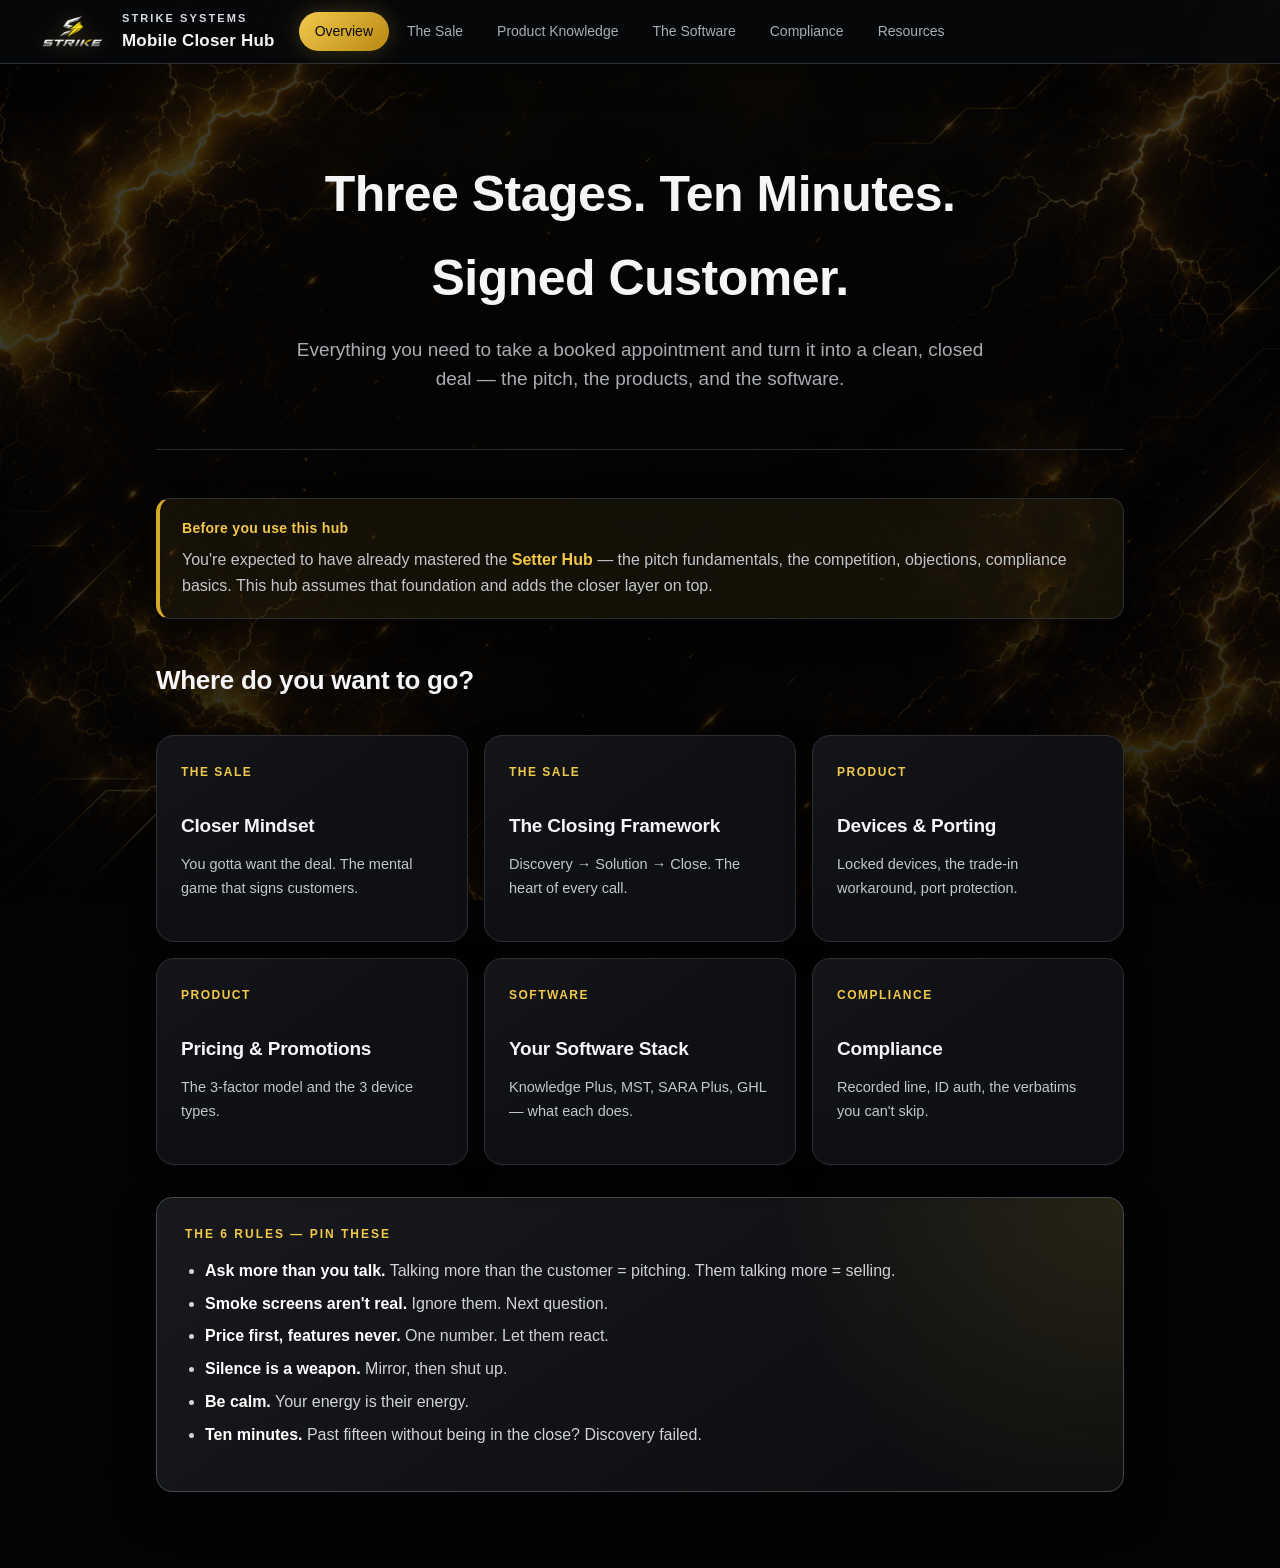
<file: pages/mobile-closer.html>
<!DOCTYPE html>
<html lang="en">
<head>
<meta charset="UTF-8">
<meta name="viewport" content="width=device-width, initial-scale=1.0">
<title>Strike Mobile Closer Hub</title>
<style>

  :root {
    --bg: #050505;
    --bg-2: #090a0c;
    --panel: #0e1013;
    --panel-2: #14171b;
    --line: #2b2e33;
    --line-bright: #454a50;
    --text: #f5f5f7;
    --muted: #a9adb3;
    --muted-2: #7d8289;
    --gold: #d6a928;
    --gold-bright: #f2c84b;
    --gold-glow: rgba(242, 200, 75, 0.22);
    --green: #52b788;
    --radius-sm: 10px;
    --radius-md: 14px;
    --radius-lg: 18px;
    --pill: 980px;
    --shadow-sm: 0 10px 30px rgba(0,0,0,.22);
    --shadow-md: 0 12px 34px rgba(0,0,0,.35);
  }

  * {
    box-sizing: border-box;
    margin: 0;
    padding: 0;
  }

  html,
  body {
    min-height: 100%;
  }

  html {
    color-scheme: dark;
  }

  body {
    font-family: -apple-system, BlinkMacSystemFont, "SF Pro Display", "SF Pro Text",
      "Helvetica Neue", Helvetica, Arial, sans-serif;
    background:
      linear-gradient(rgba(3,3,4,.76), rgba(3,3,4,.88)),
      radial-gradient(circle at 50% -10%, rgba(214,169,40,.10), transparent 34%),
      url("../assets/backgrounds/closer%20background.webp") center / cover fixed no-repeat,
      var(--bg);
    color: var(--text);
    line-height: 1.68;
    overflow-x: hidden;
    font-size: 16px;
    -webkit-font-smoothing: antialiased;
    -moz-osx-font-smoothing: grayscale;
  }

  button,
  input,
  select,
  textarea {
    font: inherit;
  }

  button {
    color: inherit;
  }

  ::selection {
    background: rgba(242,200,75,.30);
    color: #fff;
  }

  /* ============ TOP NAV ============ */
  .topnav {
    background: rgba(7,8,10,.94);
    backdrop-filter: saturate(150%) blur(18px);
    -webkit-backdrop-filter: saturate(150%) blur(18px);
    border-bottom: 1px solid var(--line);
    box-shadow: 0 10px 34px rgba(0,0,0,.34);
    padding: 0 36px;
    position: sticky;
    top: 0;
    z-index: 100;
    display: flex;
    align-items: center;
    flex-wrap: wrap;
    min-height: 64px;
    gap: 24px;
  }

  .brand {
    display: flex;
    flex-shrink: 0;
  }

  .strike-brand {
    flex-direction: row;
    align-items: center;
    gap: 14px;
    padding: 8px 0;
    min-width: 235px;
  }

  .strike-brand-logo {
    display: block;
    width: 72px;
    height: 46px;
    object-fit: contain;
    object-position: center;
    flex-shrink: 0;
    filter:
      drop-shadow(0 0 8px rgba(242,200,75,.20))
      drop-shadow(0 0 16px rgba(214,169,40,.10));
  }

  .strike-brand > a {
    display: flex;
    align-items: center;
  }

  .strike-brand-copy {
    display: flex;
    flex-direction: column;
    justify-content: center;
    line-height: 1.15;
  }

  .strike-brand-kicker {
    color: #d5d8de;
    font-size: 11px;
    font-weight: 800;
    letter-spacing: 2.1px;
    text-transform: uppercase;
    margin-bottom: 6px;
  }

  .brand .name {
    color: var(--text);
    font-size: 17px;
    font-weight: 750;
    letter-spacing: .2px;
  }

  .topnav-links {
    display: flex;
    gap: 2px;
    flex-wrap: wrap;
    padding: 6px 0;
  }

  .topnav-link {
    background: transparent;
    border: none;
    color: var(--muted);
    padding: 8px 16px;
    border-radius: var(--pill);
    cursor: pointer;
    font-size: 14px;
    font-weight: 500;
    transition: color .2s, background-color .2s, box-shadow .2s;
    white-space: nowrap;
  }

  .topnav-link:hover {
    color: var(--text);
    background: rgba(255,255,255,.055);
  }

  .topnav-link.active {
    color: #0a0a0a;
    background: linear-gradient(135deg, var(--gold-bright), #b98912);
    box-shadow: 0 0 22px var(--gold-glow);
  }

  /* ============ LAYOUT ============ */
  .main-wrap {
    display: flex;
    min-height: calc(100vh - 64px);
  }

  .sidebar {
    width: 248px;
    background: rgba(9,10,12,.92);
    border-right: 1px solid var(--line);
    padding: 28px 16px;
    flex-shrink: 0;
    display: none;
  }

  .sidebar.visible {
    display: block;
  }

  .sidebar h4 {
    font-size: 11px;
    letter-spacing: 2px;
    text-transform: uppercase;
    color: var(--gold);
    margin-bottom: 14px;
    font-weight: 700;
    padding: 0 14px;
  }

  .sidebar-link {
    display: block;
    width: 100%;
    text-align: left;
    background: transparent;
    border: none;
    color: #c3c6ca;
    padding: 10px 14px;
    border-radius: var(--radius-sm);
    cursor: pointer;
    font-size: 14px;
    font-weight: 500;
    margin-bottom: 2px;
    transition: color .15s, background-color .15s, box-shadow .15s;
    line-height: 1.4;
  }

  .sidebar-link:hover {
    background: rgba(255,255,255,.055);
    color: #fff;
  }

  .sidebar-link.active {
    background: linear-gradient(135deg, rgba(242,200,75,.95), rgba(185,137,18,.96));
    color: #090909;
    box-shadow: 0 0 20px rgba(214,169,40,.14);
    font-weight: 600;
  }

  .content {
    flex: 1;
    padding: 48px 56px;
    max-width: 1080px;
    margin: 0 auto;
    width: 100%;
  }

  /* ============ HERO / HOME ============ */
  .hero {
    padding: 40px 0 56px;
    text-align: center;
    border-bottom: 1px solid var(--line);
    margin-bottom: 48px;
  }

  .hero .eyebrow,
  .eyebrow-sm,
  .nav-card .kicker {
    color: var(--gold-bright);
  }

  .hero .eyebrow {
    font-size: 13px;
    letter-spacing: 2.5px;
    text-transform: uppercase;
    font-weight: 700;
    margin-bottom: 14px;
  }

  .hero h1 {
    font-size: 50px;
    font-weight: 700;
    letter-spacing: -.5px;
    margin-bottom: 16px;
    color: var(--text);
  }

  .hero .sub {
    color: var(--muted);
    font-size: 19px;
    max-width: 700px;
    margin: 0 auto;
    line-height: 1.5;
  }

  .card-grid {
    display: grid;
    grid-template-columns: repeat(auto-fit, minmax(290px, 1fr));
    gap: 16px;
    margin: 32px 0;
  }

  .nav-card {
    background:
      linear-gradient(145deg, rgba(255,255,255,.025), transparent 50%),
      var(--panel);
    border: 1px solid var(--line);
    border-radius: var(--radius-lg);
    padding: 26px 24px;
    cursor: pointer;
    transition: transform .2s, border-color .2s, box-shadow .2s;
    text-align: left;
    color: var(--text);
    box-shadow: var(--shadow-sm);
  }

  .nav-card:hover {
    transform: translateY(-2px);
    border-color: rgba(214,169,40,.55);
    box-shadow: var(--shadow-md), 0 0 22px rgba(214,169,40,.08);
  }

  .nav-card .kicker {
    font-size: 12px;
    letter-spacing: 1.5px;
    text-transform: uppercase;
    font-weight: 700;
    margin-bottom: 8px;
  }

  .nav-card h3 {
    font-size: 21px;
    margin-bottom: 8px;
    letter-spacing: -.2px;
  }

  .nav-card p {
    color: var(--muted);
    font-size: 14.5px;
  }

  /* ============ CONTENT TYPOGRAPHY ============ */
  .eyebrow-sm {
    font-size: 12px;
    letter-spacing: 2px;
    text-transform: uppercase;
    font-weight: 700;
    margin-bottom: 10px;
  }

  .page-h1 {
    font-size: 40px;
    font-weight: 700;
    letter-spacing: -.5px;
    margin-bottom: 8px;
    color: var(--text);
  }

  .page-lead {
    color: var(--muted);
    font-size: 19px;
    margin-bottom: 36px;
    max-width: 760px;
    line-height: 1.5;
  }

  .content h2 {
    font-size: 26px;
    font-weight: 700;
    letter-spacing: -.3px;
    margin: 40px 0 14px;
    color: var(--text);
  }

  .content h3 {
    font-size: 19px;
    font-weight: 700;
    margin: 28px 0 10px;
    color: var(--text);
  }

  .content p {
    margin-bottom: 14px;
    color: #c3c6ca;
  }

  .content ul,
  .content ol {
    margin: 0 0 16px 22px;
  }

  .content li {
    margin-bottom: 8px;
    color: #c3c6ca;
  }

  .content strong {
    font-weight: 650;
    color: #fff;
  }

  .lead-in {
    font-size: 17px;
  }

  /* ============ TABLES ============ */
  table {
    width: 100%;
    border-collapse: collapse;
    margin: 18px 0 24px;
    font-size: 14.5px;
    background:
      linear-gradient(145deg, rgba(255,255,255,.025), transparent 50%),
      var(--panel);
    border: 1px solid var(--line);
    border-radius: 12px;
    overflow: hidden;
    color: var(--text);
  }

  th {
    background: #15171a;
    text-align: left;
    padding: 12px 16px;
    font-weight: 700;
    font-size: 12px;
    letter-spacing: .6px;
    text-transform: uppercase;
    color: #d0d3d7;
    border-bottom: 1px solid var(--line);
  }

  td {
    padding: 13px 16px;
    border-bottom: 1px solid #202328;
    vertical-align: top;
    color: #c7c9cd;
  }

  tr:last-child td {
    border-bottom: none;
  }

  /* ============ CALLOUTS ============ */
  .callout {
    border-radius: var(--radius-md);
    padding: 18px 22px;
    margin: 20px 0;
    border: 1px solid var(--line);
    background:
      linear-gradient(145deg, rgba(255,255,255,.025), transparent 50%),
      var(--panel);
    color: var(--text);
    box-shadow: var(--shadow-sm);
  }

  .callout .ttl {
    font-weight: 700;
    font-size: 14px;
    letter-spacing: .3px;
    margin-bottom: 6px;
    display: flex;
    align-items: center;
    gap: 8px;
  }

  .callout p:last-child,
  .callout ul:last-child {
    margin-bottom: 0;
  }

  .callout.rule {
    border-left: 4px solid var(--gold);
    background: rgba(214,169,40,.075);
  }

  .callout.rule .ttl {
    color: var(--gold-bright);
  }

  .callout.warn {
    border-left: 4px solid #d49a28;
    background: rgba(212,154,40,.08);
  }

  .callout.warn .ttl {
    color: #e6b34d;
  }

  .callout.verbatim {
    border-left: 4px solid #d6d6d8;
    background: rgba(255,255,255,.035);
    font-style: italic;
  }

  .callout.verbatim .ttl {
    color: #f4f4f5;
    font-style: normal;
  }

  .callout.source {
    border-left: 4px solid var(--green);
    background: rgba(82,183,136,.07);
  }

  .callout.source .ttl {
    color: #74c69d;
  }

  /* ============ QUICK REFERENCE ============ */
  .qref {
    background:
      radial-gradient(circle at 100% 0%, rgba(214,169,40,.12), transparent 34%),
      linear-gradient(145deg, #17191d, #0b0c0e);
    color: var(--text);
    border-radius: 16px;
    padding: 26px 28px;
    margin: 28px 0;
    border: 1px solid var(--line-bright);
    box-shadow: 0 18px 42px rgba(0,0,0,.34);
  }

  .qref .ttl {
    color: var(--gold-bright);
    font-size: 12px;
    letter-spacing: 2px;
    text-transform: uppercase;
    font-weight: 700;
    margin-bottom: 14px;
  }

  .qref h4 {
    color: #fff;
    font-size: 16px;
    margin: 14px 0 6px;
  }

  .qref ul {
    margin-left: 20px;
  }

  .qref li,
  .qref td {
    color: #d0d2d5;
  }

  .qref li {
    margin-bottom: 6px;
  }

  .qref strong {
    color: #fff;
  }

  .qref table {
    background: transparent;
    box-shadow: none;
  }

  .qref th {
    background: rgba(255,255,255,.055);
    color: #aeb2b7;
    border-color: rgba(255,255,255,.1);
  }

  .qref td {
    border-color: rgba(255,255,255,.08);
  }

  /* ============ TAGS / CHIPS ============ */
  .tag {
    display: inline-block;
    font-size: 10.5px;
    font-weight: 700;
    letter-spacing: .6px;
    text-transform: uppercase;
    padding: 3px 9px;
    border-radius: var(--pill);
    margin-left: 8px;
    vertical-align: middle;
  }

  .tag.stable {
    background: rgba(82,183,136,.13);
    color: #74c69d;
  }

  .tag.volatile {
    background: rgba(214,169,40,.12);
    color: var(--gold-bright);
  }

  .sot {
    display: inline-flex;
    align-items: center;
    gap: 6px;
    background: rgba(214,169,40,.10);
    color: var(--gold-bright);
    border: 1px solid rgba(214,169,40,.28);
    border-radius: 8px;
    padding: 2px 9px;
    font-size: 12.5px;
    font-weight: 650;
  }

  /* ============ PLAYBOOKS ============ */
  details.playbook {
    background:
      linear-gradient(145deg, rgba(255,255,255,.025), transparent 50%),
      var(--panel);
    border: 1px solid var(--line);
    border-radius: var(--radius-md);
    padding: 4px 22px;
    margin: 14px 0;
    box-shadow: var(--shadow-sm);
  }

  details.playbook summary {
    cursor: pointer;
    font-weight: 650;
    padding: 14px 0;
    list-style: none;
    font-size: 16px;
  }

  details.playbook summary::-webkit-details-marker {
    display: none;
  }

  details.playbook summary::before {
    content: "+";
    color: var(--gold-bright);
    font-weight: 700;
    margin-right: 10px;
  }

  details.playbook[open] summary::before {
    content: "–";
  }

  details.playbook[open] {
    padding-bottom: 18px;
  }

  .pill-note {
    font-size: 13px;
    color: var(--muted-2);
    margin-top: 6px;
  }

  .divider {
    height: 1px;
    background: var(--line);
    margin: 36px 0;
    border: none;
  }

  a.loom {
    color: var(--gold-bright);
    font-weight: 600;
    text-decoration: none;
  }

  a.loom:hover {
    text-decoration: underline;
  }

  /* ============ BUTTONS / MEDIA ============ */
  .launch-btn {
    display: inline-block;
    background: linear-gradient(135deg, var(--gold-bright), #ad7f10);
    color: #090909;
    font-weight: 600;
    font-size: 14.5px;
    padding: 10px 20px;
    border-radius: var(--pill);
    text-decoration: none;
    margin: 0 0 26px;
    transition: filter .2s, transform .2s;
    box-shadow: 0 0 20px rgba(214,169,40,.12);
  }

  .launch-btn:hover {
    filter: brightness(1.08);
    transform: translateY(-1px);
  }

  .dl-btn {
    display: inline-block;
    background: transparent;
    color: var(--gold-bright);
    border: 1.5px solid var(--gold);
    font-weight: 600;
    font-size: 14px;
    padding: 9px 18px;
    border-radius: var(--pill);
    text-decoration: none;
    margin: 16px 0 8px;
    transition: color .2s, background-color .2s;
  }

  .dl-btn:hover {
    background: var(--gold);
    color: #090909;
  }

  .video-wrap {
    margin: 20px 0 8px;
    border-radius: var(--radius-md);
    overflow: hidden;
    box-shadow: 0 8px 30px rgba(0,0,0,.42);
    border: 1px solid var(--line);
  }

  input,
  select,
  textarea {
    background: var(--panel);
    color: var(--text);
    border-color: var(--line);
  }

  /* ============ RESPONSIVE ============ */
  @media (max-width: 820px) {
    .sidebar {
      display: none !important;
    }

    .content {
      padding: 32px 22px;
    }

    .hero h1 {
      font-size: 36px;
    }

    .page-h1 {
      font-size: 30px;
    }

    .strike-brand-logo {
      width: 58px;
      height: 40px;
    }

    .strike-brand-kicker {
      font-size: 9px;
      letter-spacing: 1.6px;
      margin-bottom: 4px;
    }

    .strike-brand .name {
      font-size: 14px;
    }
  }

</style>
</head>
<body>
  <nav class="topnav">
    <div class="brand strike-brand">
      <a href="https://strikesales.org/" aria-label="Return to Strike Sales home">
        <img
          class="strike-brand-logo"
          src="../assets/logo/strike-logo-gold.webp"
          alt="Strike"
          decoding="async"
        >
      </a>
      <div class="strike-brand-copy">
        <span class="strike-brand-kicker">STRIKE SYSTEMS</span>
        <span class="name">Mobile Closer Hub</span>
      </div>
    </div>
    <div class="topnav-links" id="topnav-links"></div>
  </nav>
  <div class="main-wrap">
    <aside class="sidebar" id="sidebar">
      <h4 id="sidebar-title"></h4>
      <div id="sidebar-links"></div>
    </aside>
    <main class="content" id="content"></main>
  </div>

<script>
/* =========================================================================
   CLOSER HUB — content model. Builds ON TOP of the Setter Hub (assumes mastery).
   Volatile specifics (prices, promos, device models) are NOT baked in — they
   route to the two sources of truth: MST (live quote) + Knowledge Plus (rules).
   ========================================================================= */

const HUB = [
{
  id: "overview", label: "Overview", solo: true,
  subs: [{ id: "home", label: "Home", html: `
    <div class="hero">
            <h1>Three Stages. Ten Minutes.<br>Signed Customer.</h1>
      <p class="sub">Everything you need to take a booked appointment and turn it into a clean, closed deal — the pitch, the products, and the software.</p>
    </div>

    <div class="callout rule">
      <div class="ttl">Before you use this hub</div>
      <p>You're expected to have already mastered the <a class="loom" href="mobile-setter.html">Setter Hub</a> — the pitch fundamentals, the competition, objections, compliance basics. This hub assumes that foundation and adds the closer layer on top.</p>
    </div>

    <h2>Where do you want to go?</h2>
    <div class="card-grid">
      <button class="nav-card" data-go="sale.mindset"><div class="kicker">The Sale</div><h3>Closer Mindset</h3><p>You gotta want the deal. The mental game that signs customers.</p></button>
      <button class="nav-card" data-go="sale.framework"><div class="kicker">The Sale</div><h3>The Closing Framework</h3><p>Discovery → Solution → Close. The heart of every call.</p></button>
      <button class="nav-card" data-go="product.devices"><div class="kicker">Product</div><h3>Devices &amp; Porting</h3><p>Locked devices, the trade-in workaround, port protection.</p></button>
      <button class="nav-card" data-go="product.pricing"><div class="kicker">Product</div><h3>Pricing &amp; Promotions</h3><p>The 3-factor model and the 3 device types.</p></button>
      <button class="nav-card" data-go="software.stack"><div class="kicker">Software</div><h3>Your Software Stack</h3><p>Knowledge Plus, MST, SARA Plus, GHL — what each does.</p></button>
      <button class="nav-card" data-go="compliance.home"><div class="kicker">Compliance</div><h3>Compliance</h3><p>Recorded line, ID auth, the verbatims you can't skip.</p></button>
    </div>

    <div class="qref">
      <div class="ttl">The 6 Rules — pin these</div>
      <ul>
        <li><strong>Ask more than you talk.</strong> Talking more than the customer = pitching. Them talking more = selling.</li>
        <li><strong>Smoke screens aren't real.</strong> Ignore them. Next question.</li>
        <li><strong>Price first, features never.</strong> One number. Let them react.</li>
        <li><strong>Silence is a weapon.</strong> Mirror, then shut up.</li>
        <li><strong>Be calm.</strong> Your energy is their energy.</li>
        <li><strong>Ten minutes.</strong> Past fifteen without being in the close? Discovery failed.</li>
      </ul>
    </div>
  `}]
},

/* ============================ THE SALE ============================ */
{
  id: "sale", label: "The Sale",
  subs: [
  { id: "mindset", label: "Closer Mindset", html: `
    <div class="eyebrow-sm">The Sale · Mindset</div>
    <h1 class="page-h1">Closer Mindset</h1>
    <p class="page-lead">The single biggest difference between closers isn't a script. It's whether they actually want the deal.</p>

    <h2>You gotta want the freaking deal</h2>
    <p>Too many times we listen to calls and hear closers invent <strong>excuses in their own head</strong> for why this should be a callback. "The customer is driving." "The customer is busy." Don't. Until they tell you they can't continue — sign them up <em>right now</em>, in this moment.</p>
    <ul>
      <li>Customer's driving? They had time to talk to you. They'll tell you if they truly can't.</li>
      <li>Customer's busy? They'll tell you. Until then, keep going.</li>
      <li>Kids in the background? Not your problem to solve. Keep moving toward the signup.</li>
    </ul>

    <div class="callout rule">
      <div class="ttl">The reframe (small wording, massive difference)</div>
      <p>❌ "What obstacles is this <em>person</em> going to run into while signing up?"</p>
      <p>✅ "What obstacles are in <strong>MY</strong> way to sign this person up?"</p>
      <p>You're not narrating the customer's journey. You're navigating <em>yours</em> to the finish line.</p>
    </div>

    <h2>Don't volunteer the friction</h2>
    <p>As you go through the close, you're hunting for the angle that gets the deal done — you are <strong>not</strong> explaining every challenge the customer might bump into unless they bring it up. The detailed conversation happens at the signup page, <em>after</em> they're already happy with the price. By then it's just details and process — not selling.</p>

    <h3>Worked example — the locked-device customer</h3>
    <p>T-Mobile customer, two iPhones still on payments plus an older one in good shape.</p>
    <ul>
      <li><strong>What you think (internal):</strong> "Even swap on the phones. We'll pay off the old devices and move the job forward."</li>
      <li><strong>What you do NOT do:</strong> pre-explain the T-Mobile installment-lock policy, or open the "well, technically…" monologue.</li>
      <li><strong>What you DO:</strong> find the angle to upgrade — "Hey, we're going to give you a brand new phone for free and pay off the old one." Reframe the obstacle as an upgrade. Move forward.</li>
    </ul>
    <p>What the customer actually needs to hear: <strong>same types of phones, an upgrade, a lower bill.</strong> That's it. The rest is process.</p>

    <div class="qref">
      <div class="ttl">Want-the-deal checklist</div>
      <ul>
        <li>Am I solving <strong>my</strong> obstacles to the signup — or narrating theirs?</li>
        <li>Am I about to volunteer friction they never asked about? Don't.</li>
        <li>Did I invent a reason to make this a callback? Kill it.</li>
        <li>Is there any real reason to get off the phone? If not — sign them up now.</li>
      </ul>
    </div>

    <h2>Call-time playbooks</h2>
    <details class="playbook"><summary>"Customer can't find their porting PIN"</summary>
      <p>Don't bail to a callback. The PIN is recoverable live on the call:</p>
      <ul>
        <li>It's in their <strong>current carrier's app or website</strong> — walk them there.</li>
        <li>They can <strong>call into the carrier</strong> to get it — and when you reach the porting page in SARA Plus, it gives you the number to call.</li>
        <li>Third-party carrier? Call their <strong>general customer service line</strong>.</li>
        <li>Stuck on the steps? <span class="sot">Knowledge Plus</span> has screenshots for every carrier.</li>
      </ul>
      <p>See <strong>Getting the Porting PINs</strong> for the full flow.</p>
    </details>
    <details class="playbook"><summary>"Customer is driving / busy / distracted"</summary>
      <ul>
        <li>Keep your energy calm and low-pressure — your calm becomes their calm.</li>
        <li>Anchor on the win: "It's literally just a few quick questions and I'll have your bill dropped — cool if we knock it out right now?"</li>
        <li>Don't ask permission to stop. Assume forward motion until <em>they</em> stop you.</li>
      </ul>
    </details>
  `},

  { id: "framework", label: "The Closing Framework", html: `
    <div class="eyebrow-sm">The Sale · Framework</div>
    <h1 class="page-h1">The Closing Framework</h1>
    <p class="page-lead">Quick, casual, controlled. The whole call should feel like a conversation with a buddy who knows cell phone plans — not a sales pitch.</p>

    <a class="dl-btn" href="../assets/docs/The%20Closing%20Framework.pdf" target="_blank" rel="noopener">⬇ The Closing Framework (PDF)</a>

    <table>
      <tr><th>Stage</th><th>Purpose</th><th>Time</th></tr>
      <tr><td><strong>Discovery</strong></td><td>Find the pain, dig into it, build emotional weight.</td><td>3–4 min</td></tr>
      <tr><td><strong>Solution</strong></td><td>Recap, confirm, drop the price, shut up.</td><td>3–4 min</td></tr>
      <tr><td><strong>Close</strong></td><td>Collect info, handle objections, sign them up.</td><td>Rest</td></tr>
    </table>

    <h2>Stage 1 · Discovery</h2>
    <p class="lead-in">This is where the sale is won or lost. Your job is to help the customer <strong>feel the weight</strong> of their current situation — not to gather information.</p>
    <h3>The Three Moves</h3>
    <ol>
      <li><strong>Get them to question their loyalty.</strong> Why are they with their carrier? Usually it wasn't a choice — it was inertia.</li>
      <li><strong>Find pain and dig.</strong> Bill too high, dropping calls, old phones. Ask how long. Time amplifies pain.</li>
      <li><strong>Let the weight build.</strong> Mirror what they say, then go quiet. They'll fill the silence with the real answer.</li>
    </ol>
    <table>
      <tr><th>Core Question</th><th>What It Does</th></tr>
      <tr><td>"How long have you had [carrier]?"</td><td>Opens the door to: "What made you sign up with them?"</td></tr>
      <tr><td>"What made you open to taking a look at this?"</td><td>Mirror their answer back and go quiet. The real pain comes next.</td></tr>
      <tr><td>"How's your current setup working for you?"</td><td>Open-ended. Lets them direct where the pain is.</td></tr>
      <tr><td>"Is it more the cost, coverage, or the phones?"</td><td>Forces them to prioritize their own pain.</td></tr>
      <tr><td>"What kind of phones do you have? Still being financed?"</td><td>Situation info + surfaces pain (old/broken phones) <em>and</em> the device-lock picture.</td></tr>
      <tr><td>"How many lines do you have?"</td><td>Follow with: "And all of those are actually in use?"</td></tr>
    </table>
    <div class="callout"><div class="ttl">Digging in — the "how long" technique</div>
      <p>When they hand you a pain point, ask how long. That's it.</p>
      <p>Them: "I've been dropping calls." → You: "How long has that been happening?"<br>
      Them: "I feel like I'm paying too much." → You: "How long have you felt that way?"</p>
    </div>
    <p class="pill-note">One thing to confirm early: make sure you're talking to someone who can actually say yes (the decision-maker). Don't run a full close on someone who has to "check with the owner."</p>

    <h2>Stage 2 · Solution</h2>
    <p class="lead-in">If discovery was done right, this is quick. Four moves:</p>
    <ol>
      <li><strong>Recap the order.</strong> "Sounds like you need two new phones and three lines staying the same. That right?"</li>
      <li><strong>Micro-commitment.</strong> "If we could get you the newest phone at no cost, does that sound like a win?"</li>
      <li><strong>State the price.</strong> One number. No feature dumps. No breakdowns.</li>
      <li><strong>Shut up.</strong> Let them talk first. Answer their clarification simply. Move on.</li>
    </ol>
    <div class="callout rule"><div class="ttl">💡 Pro tip — quote the full price first</div>
      <p>The first price you quote should be the <strong>higher, full price — no promotions</strong>, especially when there's room in their savings. The gap is big enough that even at full price it lands as a win — and it leaves you room to "find" extra promotions as you transition into the close.</p>
    </div>

    <h2>Stage 3 · Close</h2>
    <p class="lead-in">Not a moment. A transition. Sound like you've been here before. Confidence transfers. Hesitation transfers. Pick one.</p>
    <div class="callout warn"><div class="ttl">The Catches Close</div>
      <p>When they're uneasy, volunteer the catches before they ask: "There are a couple catches: this is a promotional rate, you'll trade in your current phones for the free upgrades, and you keep all your same phone numbers — that's required. Are you good with all of that?"</p>
    </div>
    <h3>Soft closes — logistics questions that double as commitment tests</h3>
    <table>
      <tr><th>Question</th><th>What It Really Does</th></tr>
      <tr><td>"Is the business address where you want phones shipped?"</td><td>Assumes they're ordering.</td></tr>
      <tr><td>"Does she want the orange, silver, or deep blue?"</td><td>Picking colors = decided.</td></tr>
      <tr><td>"What's a good email for you?"</td><td>Stealth close — you're collecting info now.</td></tr>
      <tr><td>"Do you have the T-Mobile / Verizon app on your phone?"</td><td>Stealth move into pulling the porting PIN — assumes the deal's done.</td></tr>
    </table>

    <div class="qref">
      <div class="ttl">Quick-ref · the question bank</div>
      <h4>Discovery</h4>
      <ul>
        <li>How long have you had [carrier]? → What made you sign up with them?</li>
        <li>What made you open to taking a look at this? <em>(mirror → silence)</em></li>
        <li>Is it more the cost, coverage, or the phones?</li>
        <li>What phones do you have? Still financed? · How many lines — all in use?</li>
        <li>Any pain point → "How long has that been going on?"</li>
      </ul>
      <h4>Solution</h4>
      <ul><li>Recap → micro-commitment → <strong>one price</strong> (full price first) → shut up.</li></ul>
      <h4>Soft closes</h4>
      <ul><li>Ship address? · Which color? · Good email? · "Got the carrier app handy?"</li></ul>
    </div>
  `},

  { id: "objections", label: "Closing-Stage Objections", html: `
    <div class="eyebrow-sm">The Sale · Objections</div>
    <h1 class="page-h1">Closing-Stage Objections</h1>
    <p class="page-lead">You already learned the smoke-screen framework as a setter. This is how it applies at the close — and the handful of real objections that show up when money's on the table.</p>

    <div class="callout rule"><div class="ttl">The stance (you already know this)</div>
      <p>Most "objections" are <strong>smoke screens</strong> — surface noise, not real resistance. Don't address them, don't argue. <strong>Ask your next question.</strong> A real objection you handle with a <em>question</em> that makes them feel the weight — never a scripted rebuttal.</p>
    </div>

    <h2>Smoke screen vs. real concern</h2>
    <p>A smoke screen evaporates when you ask the next question. A real concern keeps coming back. If it comes back twice, it's real — address it with a question, not a speech.</p>

    <h2>The real ones at the close</h2>
    <table>
      <tr><th>What they say</th><th>Question-based response</th></tr>
      <tr><td>"Let me think about it."</td><td>"Totally fair — when you say think about it, is it the price, or is it whether the switch is worth the hassle?" <em>(makes them name the actual block)</em></td></tr>
      <tr><td>"I need to talk to my [spouse/partner]."</td><td>"Makes sense — if it were just up to you, would you do it?" Then: "What do you think their one question would be?" <em>(surfaces the real objection now)</em></td></tr>
      <tr><td>"The price is too high."</td><td>"Compared to what you're paying now — or compared to what you hoped?" <em>(re-anchors on the pain you already built)</em></td></tr>
      <tr><td>"I've had a bad experience with Verizon before."</td><td>"Was it the service itself, or how they handled something? <em>(listen)</em> Here's how this is different…"</td></tr>
    </table>

    <div class="qref">
      <div class="ttl">Quick-ref</div>
      <ul>
        <li><strong>Heard it once?</strong> Smoke screen. Ask your next question.</li>
        <li><strong>Heard it twice?</strong> Real. Answer with a question that surfaces the block.</li>
        <li><strong>"Think about it" / "talk to spouse"</strong> → "If it were just up to you, would you do it?"</li>
        <li>Never out-talk an objection. The customer talking = selling.</li>
      </ul>
    </div>
  `}
  ]
},

/* ======================= PRODUCT KNOWLEDGE ======================= */
{
  id: "product", label: "Product Knowledge",
  subs: [
  { id: "devices", label: "Devices & Porting", html: `
    <div class="eyebrow-sm">Product · Devices</div>
    <h1 class="page-h1">Devices &amp; Porting</h1>
    <p class="page-lead">Two things customers and reps constantly confuse: the <strong>device lock</strong> (the phone) and <strong>port protection</strong> (the number). Keep them separate and you'll never get stuck.</p>

    <h2>Locked devices — and the workaround</h2>
    <p>Most carriers have moved to locked devices. <strong>If the phone is still on an installment plan, it's locked.</strong></p>
    <table>
      <tr><th>Carrier</th><th>The rule</th><th>How often you hit it</th></tr>
      <tr><td><strong>T-Mobile</strong></td><td>On installment = locked until paid off</td><td><strong>100% of the time</strong></td></tr>
      <tr><td><strong>Verizon</strong></td><td>Any phone <strong>purchased in 2026</strong> is locked until paid off</td><td>Common and rising</td></tr>
    </table>

    <div class="callout rule"><div class="ttl">The move: premium device trade-in → pitch UP</div>
      <p>When the device is locked, BYOD is off the table — so trade it in and pitch the <strong>next tier up</strong> from what they have now. They get the upgrade <strong>free</strong> on the trade-in.</p>
      <table>
        <tr><th>They have now</th><th>You pitch</th></tr>
        <tr><td>Base model</td><td>The <strong>Pro</strong></td></tr>
        <tr><td>Pro</td><td>The <strong>Pro Max</strong></td></tr>
      </table>
      <p class="pill-note">Model names move every year — the stable play is "trade in, pitch one tier up, free." Pull current models &amp; trade-in eligibility from <span class="sot">MST</span> + <span class="sot">Knowledge Plus</span>.</p>
    </div>

    <h2>Port protection — separate from the device</h2>
    <p>This is about the <strong>number</strong>, not the phone. Carriers <strong>cannot legally stop a customer from porting their number</strong> — owing money on a device or being past-due <em>does not matter</em>. Say that to a customer with full confidence.</p>
    <p><strong>However</strong>, port protection is a feature the customer can have switched <em>on</em> that blocks the port until it's turned off — most common on <strong>T-Mobile</strong> and <strong>Verizon</strong>.</p>
    <div class="callout warn"><div class="ttl">Symptom &amp; fix</div>
      <p>If a port keeps failing in SARA Plus for no clear reason — check port protection first. Clear it by toggling it off in the carrier's app, or calling the carrier. (<span class="sot">Knowledge Plus</span> has the per-carrier steps.)</p>
    </div>

    <h2>The two camps — read the customer first</h2>
    <ol>
      <li><strong>Premium → trade-in path.</strong> Has a high-end phone (even locked, trade-in still works) and wants an upgraded version. Lean into trade-in; show the new flagship at little/no cost.</li>
      <li><strong>Tiered / cheap path.</strong> Nothing tradeable, or doesn't care about flagships. Push tiered or BYOD. Don't force a flagship pitch on them.</li>
    </ol>
    <p>The mistake is putting a Camp-2 customer on a flagship pitch, or vice versa.</p>

    <div class="qref"><div class="ttl">Quick-ref</div>
      <ul>
        <li><strong>Device locked?</strong> (on installment) → can't BYOD → trade in &amp; pitch one tier up, free.</li>
        <li><strong>T-Mobile installment = locked, every time.</strong> Verizon 2026 phones = locked.</li>
        <li><strong>The number is ALWAYS portable</strong> — debt/past-due is irrelevant.</li>
        <li><strong>Port keeps failing?</strong> → port protection is on. Toggle off in the app or call the carrier.</li>
      </ul>
    </div>
  `},

  { id: "stack", label: "The Product Stack", html: `
    <div class="eyebrow-sm">Product · Stack</div>
    <h1 class="page-h1">The Product Stack</h1>
    <p class="page-lead">The products you'll actually configure — at the depth a closer needs, with the gotchas that trip up orders. <span class="tag volatile">Specs &amp; prices live in Knowledge Plus</span></p>
    <table>
      <tr><th>Product</th><th>One-liner</th><th>Key gotchas</th></tr>
      <tr><td><strong>Fiber</strong></td><td>Wireline business internet. Can be sold to home-based businesses with an active EIN.</td><td>Business-grade reliability, VIP support, optional static IPs.</td></tr>
      <tr><td><strong>VoIP</strong></td><td>Phone over fiber. <strong>6 lines per 1 Fiber line.</strong> Phones not included.</td><td>Tied to Fiber, not Air. <strong>Does not work with AIA-B.</strong></td></tr>
      <tr><td><strong>Business Wireless</strong></td><td>Cell lines on a business account. Add-A-Line available.</td><td>Up to 30 lines in SARA Plus; 31+ = MCOE ticket. <strong>Sole Prop without Tax ID can't get this.</strong></td></tr>
      <tr><td><strong>AIA-B</strong> (Internet Air for Business)</td><td>5G/4G LTE wireless internet, sold where Fiber isn't available.</td><td>Employee use only, no cameras, <strong>limit 1 per address</strong>. Lives under the <em>Wireless</em> flow in SARA Plus.</td></tr>
      <tr><td><strong>AWB</strong> (Wireless Broadband)</td><td>Mobile internet hotspot on wireless data.</td><td>Counts toward the 10 CRU device limit.</td></tr>
    
      <tr>
        <td><strong>Life Insurance</strong></td>
        <td>Life insurance products</td>
        <td>Future Strike product line.</td>
      </tr>
      <tr>
        <td><strong>Solar</strong></td>
        <td>Residential solar solutions</td>
        <td>Future Strike product line.</td>
      </tr>
      <tr>
        <td><strong>Real Estate / Mortgage</strong></td>
        <td>Real estate and mortgage services</td>
        <td>Future Strike product line.</td>
      </tr>
</table>
    <div class="callout"><div class="ttl">The combos that matter</div>
      <p><strong>VoIP rides Fiber</strong> (6:1) and <strong>won't run on AIA-B.</strong></p>
      <p><strong>AIA-B is internet — but it's not its own sales flow the way Fiber is.</strong> You sell it <em>inside the Wireless flow</em>, and it <strong>counts as a wireless line.</strong> Get these two straight and most configuration confusion disappears.</p>`},

  { id: "eligibility", label: "Eligibility & Qualification", html: `
    <div class="eyebrow-sm">Product · Eligibility</div>
    <h1 class="page-h1">Eligibility &amp; Qualification</h1>
    <p class="page-lead">Who can buy what comes down to business type and Tax ID. This is the most consequential thing to get right before you start an order.</p>
    <table>
      <tr><th>Customer type</th><th>Can buy</th><th>Notes</th></tr>
      <tr><td><strong>Sole Prop — no Tax ID</strong></td><td><strong>Fiber only</strong> (uses SSN/ITIN)</td><td><strong>Cannot get Wireless.</strong> The rule that breaks the most orders.</td></tr>
      <tr><td><strong>Sole Prop — with Tax ID</strong></td><td>Fiber + Wireless</td><td><strong>Run as an LLC.</strong> Uses the business Tax ID; no SSN/ITIN needed. Standard path.</td></tr>
      <tr><td><strong>Corporation / LLC</strong></td><td>Fiber + Wireless</td><td>Has Tax ID (EIN) with credit history. The cleanest path.</td></tr>
      <tr><td><strong>SBPL</strong> (Small Business Personal Liability)</td><td>A deposit workaround</td><td>Not a customer type — a tool you use <strong>only when you need to get around a deposit.</strong> Uses the customer's SSN as personal guarantee. <strong>Waives the deposit but NOT the down payment.</strong> Capped at <strong>10 lines.</strong></td></tr>
    </table>
    <div class="qref"><div class="ttl">Quick-ref</div>
      <ul>
        <li><strong>No Tax ID</strong> → Fiber only.</li>
        <li><strong>Tax ID</strong> → run as an LLC → Fiber + Wireless.</li>
        <li><strong>Need to waive a deposit?</strong> → SBPL (SSN guarantee, 10-line cap). Waives the deposit, <strong>never</strong> the down payment.</li>
      </ul>
    </div>
  `},

  { id: "pricing", label: "Pricing & Promotions", html: `
    <div class="eyebrow-sm">Product · Pricing</div>
    <h1 class="page-h1">Pricing &amp; Promotions</h1>
    <p class="page-lead">You don't memorize prices — they change. You understand <em>how a price is built</em>, then pull the real number from MST. Here's the model.</p>

    <div class="callout rule"><div class="ttl">Where the real numbers live</div>
      <p>Every dollar figure comes from <span class="sot">MST</span> (the live quote) and <span class="sot">Knowledge Plus</span> (current promos, tiered device pricing, trade-in eligibility). This page teaches the <em>shape</em>; those two are the source of truth.</p>
    </div>

    <h2>Every quote is built from 3 factors</h2>
    <ol>
      <li><strong>Baseline plan cost.</strong> Price per line drops progressively as you add lines from 1 → 4. <strong>The 4th line gives the biggest per-line discount</strong> — that's the sweet spot to aim a customer toward.</li>
      <li><strong>Device.</strong> Are they getting a new phone? And if so, which promo type — <strong>tiered</strong> or <strong>trade-in</strong>? (Or BYOD = no device cost at all.)</li>
      <li><strong>Promotions.</strong> What unlocks them: <strong>are they porting a number?</strong> And which device path — <strong>BYOD vs. tiered vs. premium trade-in?</strong></li>
    </ol>

    <h2>The 3 device options</h2>
    <table>
      <tr><th>Type</th><th>Device cost</th><th>Trade-in?</th><th>Where to confirm</th></tr>
      <tr><td><strong>BYOD</strong></td><td><strong>Zero</strong> — bring your own (unlocked) device</td><td>No</td><td>—</td></tr>
      <tr><td><strong>Tiered</strong></td><td>Significantly reduced, varies by phone</td><td><strong>No</strong></td><td><span class="sot">Knowledge Plus</span> (current tiered pricing)</td></tr>
      <tr><td><strong>Premium Trade-In</strong></td><td>Sometimes free, sometimes deeply reduced</td><td><strong>Yes — required</strong></td><td><span class="sot">MST</span> + <span class="sot">Knowledge Plus</span> (eligibility + promos)</td></tr>
    </table>
    <p class="pill-note">Maps onto the two camps: Camp 1 (premium → trade-in), Camp 2 (cheap/no-trade → tiered or BYOD).</p>

    <h2>Promotions come in two flavors</h2>
    <ul>
      <li><strong>One-time reward cards</strong> (gift cards) — switcher device-payoff cards, fiber reward cards. Paid out weeks later; <strong>port-in must complete to qualify</strong>, and there's a claim window.</li>
      <li><strong>Recurring monthly credits</strong> — bundle discounts, AutoPay/Paperless, trade-in line credits. These lower the bill <em>every month</em> — they're what make "your bill goes down" true.</li>
    </ul>

    <div class="callout warn"><div class="ttl">Two things to always set up front</div>
      <p><strong>AutoPay:</strong> $5 off for a debit card, another $5 off from a <strong>checking account</strong>. <strong>Always quote as checking ($10 off)</strong> — the best honest number.</p>
      <p><strong>Timing:</strong> credits can take <strong>2–3 months</strong> to appear on the bill, but they're <strong>backdated</strong> — the customer doesn't lose the value. Say this up front so a delayed credit never looks like a broken promise.</p>
    </div>

    <div class="qref"><div class="ttl">Quick-ref · build any quote</div>
      <ul>
        <li><strong>1) Baseline</strong> — push toward 4 lines (biggest per-line discount).</li>
        <li><strong>2) Device</strong> — BYOD (free) / tiered (no trade) / premium (trade-in required).</li>
        <li><strong>3) Promos</strong> — porting? device path? → reward cards (one-time) + monthly credits.</li>
        <li><strong>AutoPay</strong> = quote the $10 (checking). <strong>Credits</strong> = 2–3 mo, backdated.</li>
        <li><strong>Real number → MST. Promo rules → Knowledge Plus.</strong></li>
      </ul>
    </div>
  `}
  ]
},

/* =========================== THE SOFTWARE =========================== */
{
  id: "software", label: "The Software",
  subs: [
  { id: "stack", label: "Software Stack at a Glance", html: `
    <div class="eyebrow-sm">Software · The Map</div>
    <h1 class="page-h1">Your Software Stack</h1>
    <p class="page-lead">Know which tool you should be in and when, and the order entry never feels chaotic.</p>
    <table>
      <tr><th>Tool</th><th>What it does</th><th>When you use it</th></tr>
      <tr><td><a class="loom" href="https://attknowledgeplus.com/" target="_blank"><strong>Knowledge Plus</strong></a></td><td>AT&amp;T's official resource hub — current promos, tiered device pricing, trade-in eligibility, product rules, per-carrier porting steps</td><td><strong>Reference.</strong> Anytime you need the authoritative AT&amp;T answer</td></tr>
      <tr><td><a class="loom" href="https://mst.att.com/auth/login?returnUrl=%2F" target="_blank"><strong>AT&amp;T MST</strong></a> (mst.att.com)</td><td>Builds the <strong>quote</strong> — devices, trade-ins, monthly credits → a PDF you text/email</td><td><strong>Pricing.</strong> Real numbers + sending a quote</td></tr>
      <tr><td><strong>Verizon Quoting</strong></td><td>Verizon quote-building workflow</td><td><strong>Pricing.</strong> Training outline is available; finalized workflow coming soon.</td></tr>
      <tr><td><a class="loom" href="https://www.saraplus.com/e/ServicePages/Login.aspx" target="_blank"><strong>SARA Plus</strong></a></td><td><strong>Order entry</strong> — creates &amp; submits the order, credit check, ID auth</td><td><strong>After the yes</strong></td></tr>
      <tr><td><a class="loom" href="https://virtual.fiberonyx.com" target="_blank"><strong>GHL</strong></a> (GoHighLevel)</td><td>The <strong>CRM</strong> — your warm appointments, follow-up, dispositioning</td><td><strong>The relationship</strong>, before &amp; after the sale</td></tr>
    </table>
    <div class="callout rule"><div class="ttl">The natural flow of a deal</div>
      <p><strong>Knowledge Plus</strong> (look it up) → <strong>AT&amp;T MST</strong> (quote it) → <em>close the deal</em> → <strong>Getting the Porting PINs</strong> → <strong>SARA Plus</strong> (order it) → <strong>GHL</strong> (disposition &amp; follow up).</p>
    </div>
  `},

  { id: "knowledgeplus", label: "Knowledge Plus", html: `
    <div class="eyebrow-sm">Software · Knowledge Plus</div>
    <h1 class="page-h1">Knowledge Plus</h1>
    <p class="page-lead">AT&amp;T's official resource hub — built and maintained by AT&amp;T. When the answer has to be <em>current and authoritative</em>, it comes from here.</p>
    <a class="launch-btn" href="https://attknowledgeplus.com/" target="_blank">Open Knowledge Plus ↗</a>
    <h2>What it's the source of truth for</h2>
    <ul>
      <li><strong>Current promotions</strong> — what's live right now and the qualifying rules.</li>
      <li><strong>Tiered device pricing</strong> — what each phone costs on the tiered path.</li>
      <li><strong>Trade-in eligibility &amp; values</strong> — what qualifies for the premium trade-in path.</li>
      <li><strong>Product rules &amp; specs</strong> — the fine print behind Fiber, Wireless, VoIP, AIA-B, AWB.</li>
      <li><strong>Per-carrier porting steps</strong> — screenshots and walkthroughs for generating a porting PIN on every major and third-party carrier.</li>
    </ul>

    <h2>Walkthrough</h2>
    <div class="video-wrap"><div style="position: relative; padding-bottom: 56.25%; height: 0;"><iframe title="Training video" loading="lazy" src="https://www.loom.com/embed/2eca56aa757a469298abf99f4ee14fd6" frameborder="0" webkitallowfullscreen mozallowfullscreen allowfullscreen style="position: absolute; top: 0; left: 0; width: 100%; height: 100%;"></iframe></div></div>
    <a class="dl-btn" href="../assets/docs/Knowledge%20Plus%20Walkthrough.pdf" target="_blank" rel="noopener">⬇ Knowledge Plus Walkthrough (PDF)</a>

    <div class="callout rule"><div class="ttl">Why this matters</div>
      <p>This hub deliberately <strong>does not bake in prices, promos, or device specifics</strong> — they go stale the moment AT&amp;T changes them. Instead it teaches the concepts and points you here. If you're ever unsure whether something's current: <strong>Knowledge Plus settles it.</strong></p>
    </div>
  `},

  { id: "porting", label: "Getting the Porting PINs", html: `
    <div class="eyebrow-sm">Software · Porting</div>
    <h1 class="page-h1">Getting the Porting PINs</h1>
    <p class="page-lead">To bring numbers over, you need a porting PIN. How many you need depends on the account type — get this wrong on a multi-line deal and you'll stall mid-order.</p>
    <div class="callout rule"><div class="ttl">The PIN rule</div>
      <p><strong>Business account</strong> → a <strong>unique porting PIN for each line</strong> on the account.</p>
      <p><strong>Consumer account</strong> → <strong>one porting PIN for the entire account.</strong></p>
    </div>
    <h2>Where to get them</h2>
    <ul>
      <li>In the customer's <strong>current carrier's app or website.</strong></li>
      <li>Or <strong>call in</strong> to the carrier to get it.</li>
    </ul>
    <div class="callout"><div class="ttl">The SARA Plus shortcut</div>
      <p>When you reach the <strong>porting page in SARA Plus</strong>, it gives you a <strong>phone number</strong> to call into the customer's carrier (T-Mobile, Verizon, etc.) to retrieve the PIN right there on the call.</p>
    </div>
    <div class="callout warn"><div class="ttl">Third-party carriers</div>
      <p>SARA Plus won't hand you the number for third-party carriers — call their <strong>general customer service line.</strong></p>
    </div>
    <div class="callout source"><div class="ttl">For the step-by-step</div>
      <p><span class="sot">Knowledge Plus</span> has screenshots and walkthroughs for generating a porting PIN on <strong>every major and third-party carrier.</strong> Pull it up live if a customer is stuck.</p>
    </div>
    <div class="qref"><div class="ttl">Quick-ref</div>
      <ul>
        <li><strong>Business = PIN per line. Consumer = one PIN.</strong></li>
        <li>Carrier app/website, or call in — SARA Plus gives you the number on the porting page.</li>
        <li>Third-party → general customer service line.</li>
        <li>Stuck? → Knowledge Plus has per-carrier screenshots.</li>
      </ul>
    </div>
  `},

  { id: "verizonquote", label: "Quoting in Verizon", html: `
    <div class="eyebrow-sm">Software · Verizon</div>
    <h1 class="page-h1">Quoting in Verizon</h1>
    <p class="page-lead">This module will cover the Verizon quoting workflow. The structure is in place now; step-by-step training will be added after the finalized Verizon process is documented.</p>

    <div class="callout rule">
      <div class="ttl">Training status</div>
      <p><strong>Outline only.</strong> Do not use this page as a source of truth for Verizon quoting yet.</p>
    </div>

    <h2>Before You Start</h2>
    <ul>
      <li>Required login / access</li>
      <li>Customer information needed before quoting</li>
      <li>Where current Verizon pricing and promotions are verified</li>
    </ul>

    <h2>The Quoting Flow</h2>
    <ol>
      <li>Open the Verizon quoting tool.</li>
      <li>Select the appropriate customer / product path.</li>
      <li>Build the quote.</li>
      <li>Review pricing and promotions.</li>
      <li>Confirm the quote with the customer.</li>
      <li>Save the quote / reference information.</li>
    </ol>

    <h2>Promotions &amp; Pricing</h2>
    <p class="pill-note">Final rules, screenshots, and quoting guidance will be added here once the Verizon workflow is finalized.</p>

    <h2>Walkthrough</h2>
    <div class="callout">
      <div class="ttl">Coming soon</div>
      <p>Video walkthrough, screenshots, and detailed step-by-step instructions will be added later.</p>
    </div>

    <div class="qref">
      <div class="ttl">Quick-ref · Verizon quoting</div>
      <ul>
        <li>Verify current pricing before presenting it.</li>
        <li>Do not guess at promotions or eligibility.</li>
        <li>Save the quote / reference information for the customer record.</li>
        <li>Use the finalized Verizon source of truth once it is added to this hub.</li>
      </ul>
    </div>
  `},

  { id: "mst", label: "Quoting in AT&amp;T", html: `
    <div class="eyebrow-sm">Software · AT&amp;T MST</div>
    <h1 class="page-h1">Quoting in AT&amp;T MST</h1>
    <p class="page-lead">AT&amp;T MST is where you build the actual quote and send the customer a clean PDF. It's the pricing source of truth.</p>
    <a class="launch-btn" href="https://mst.att.com/auth/login?returnUrl=%2F" target="_blank">Open AT&amp;T MST ↗</a>
    <div class="callout warn"><div class="ttl">Set your role to NDS-B first</div>
      <p>If your role is on "Retail," you'll see the <strong>wrong promotions.</strong> Open the menu, switch your role to <strong>NDS-B</strong>, save, and wait for the reload before you build anything.</p>
    </div>
    <h2>The flow</h2>
    <ol>
      <li>Go to <strong>MST.ATT.com</strong> and log in.</li>
      <li><strong>Quick Quote</strong> → choose <strong>Business</strong> (or Consumer).</li>
      <li>Set role to <strong>NDS-B</strong> → save → reload.</li>
      <li>Add product tabs (focus on <strong>Unlimited</strong> and <strong>Internet</strong>).</li>
      <li>Add devices one by one → Edit Options → pick the service plan → add a Device Buyout Reward Card if it applies.</li>
      <li>Apply <strong>trade-in values</strong> (use the trade-in lookup) and <strong>monthly line credits</strong> (stack appropriately).</li>
      <li><strong>See Review</strong> → confirm totals → download the <strong>PDF</strong> → text/email it to the customer.</li>
      <li><strong>Save the Quote ID</strong> in your notes for retrieval.</li>
    </ol>
    <div class="callout warn"><div class="ttl">Set expectations from AT&amp;T MST</div>
      <p>Trade-in <strong>credits can take 2–3 months</strong> to apply after the trade-in is processed (they backdate). Quote trade-in values accurately — sloppy estimates cause discrepancies later.</p>
    </div>

    <h2>Walkthrough</h2>
    <div class="video-wrap"><div style="position: relative; padding-bottom: 56.25%; height: 0;"><iframe title="Training video" loading="lazy" src="https://www.loom.com/embed/fccc4f7220e744d0b2cd2cbd83651ffd" frameborder="0" webkitallowfullscreen mozallowfullscreen allowfullscreen style="position: absolute; top: 0; left: 0; width: 100%; height: 100%;"></iframe></div></div>
    <a class="dl-btn" href="../assets/docs/MST%20Quoting%20SOP.pdf" target="_blank" rel="noopener">⬇ MST Quoting SOP (PDF)</a>
  `},

  { id: "saraplus", label: "Order Entry — SARA Plus", html: `
    <div class="eyebrow-sm">Software · SARA Plus</div>
    <h1 class="page-h1">Order Entry — SARA Plus</h1>
    <p class="page-lead">Once they've said yes, SARA Plus is where the order actually gets built and submitted. The UI shifts over time — the shape of the flow doesn't.</p>
    <a class="launch-btn" href="https://www.saraplus.com/e/ServicePages/Login.aspx" target="_blank">Open SARA Plus ↗</a>

    <h2>The shape (every order)</h2>
    <ol>
      <li><strong>Set up the customer</strong> — log in, select business account / "SBS Strike," choose <em>Non-Present</em> (phone sale).</li>
      <li><strong>Customer details</strong> — legal name, email, business name, Tax ID, business type, address. <em>Account # &amp; IMEIs get collected here.</em></li>
      <li><strong>Verify the business</strong> — Google + Secretary of State; confirm it's active and the name matches.</li>
      <li><strong>Credit check</strong> — read the verbatim, get the "yes." (Sole Prop: collect DOB + SSN/ITIN.)</li>
      <li><strong>ID Authentication</strong> (wireless) — mandatory, no workarounds. See Compliance.</li>
      <li><strong>Build the offer</strong> — products, plans, devices, port info (number, account #, PIN), promotions.</li>
      <li><strong>Finalize</strong> — review for accuracy, set AutoPay, submit, screenshot the confirmation.</li>
    </ol>

    <h2>The four flows</h2>
    <table>
      <tr><th>Flow</th><th>Watch for</th></tr>
      <tr><td><strong>Wireless port-in</strong></td><td>Add port info per line (no dashes in account #), manage Number Lock, add promos.</td></tr>
      <tr><td><strong>Fiber + VoIP + AWB</strong></td><td>Speed grid → voice packages (max 6 VoIP lines) → AWB device (counts toward 10 CRU).</td></tr>
      <tr><td><strong>AIA-B</strong></td><td>Ordered under the <em>Wireless</em> flow even though it's internet; can't process if they already have a business wireless account.</td></tr>
      <tr><td><strong>ID Auth</strong></td><td>Automated (customer scans ID) or Manual (call in). Never use your own number. See Compliance.</td></tr>
    </table>

    <h2>Walkthrough</h2>
    <div class="video-wrap"><div style="position: relative; padding-bottom: 56.25%; height: 0;"><iframe title="Training video" loading="lazy" src="https://www.loom.com/embed/def30cfa4e3941debed5e01a64931ee0" frameborder="0" webkitallowfullscreen mozallowfullscreen allowfullscreen style="position: absolute; top: 0; left: 0; width: 100%; height: 100%;"></iframe></div></div>
    <a
  class="dl-btn"
  href="../assets/docs/SARA%20Plus%20Order%20Walkthrough.pdf"
  target="_blank"
  rel="noopener"
>
  ⬇ SARA Plus Order Walkthrough (PDF)
</a>
  `},

  { id: "simulator", label: "SARA Order Simulator", html: `
    <div class="eyebrow-sm">Software · Practice</div>
    <h1 class="page-h1">SARA Order Entry Simulator</h1>
    <p class="page-lead">Run full practice orders end to end in a safe training sandbox — nothing is stored or transmitted. Follow the red coach notes at each important step. <button onclick="document.getElementById('simFrame').requestFullscreen()" style="background:#0071e3; color:#fff; border:none; border-radius:980px; padding:8px 18px; font-size:14px; font-weight:500; cursor:pointer; margin-left:6px;">⛶ Open Full Screen</button></p>
    <iframe
        id="simFrame"
        src="../assets/tools/SARA-Plus-Wireless-Order-Training-Simulator.html"
        title="SARA Plus Wireless Order Training Simulator"
        loading="lazy" style="width:100%; height:82vh; border:1px solid #d2d2d7; border-radius:14px; background:#fff;"></iframe>
  `},

  { id: "cleanintake", label: "Clean Intake", html: `
    <div class="eyebrow-sm">Software · Clean Intake</div>
    <h1 class="page-h1">Clean Intake — No Manual Review</h1>
    <p class="page-lead">The system is unforgiving about mismatched info. A clean intake closes; a sloppy one triggers manual review — chargeback risk, delayed install, sometimes a dead deal. The close doesn't end at "yes," it ends at "submitted clean."</p>

    <h3>1 · Use the customer's exact name from their driver's license</h3>
    <p>Full middle name (or initial as it appears) goes in the <strong>first name</strong> field. DL says "John Jacob Jingleheimer" → First: <strong>John Jacob</strong>, Last: Jingleheimer. Any drift from the ID is friction during ID Auth and a likely review trigger.</p>

    <h3>2 · Use the exact legal business name from the Secretary of State</h3>
    <p>Customers give you their <em>trade name</em>, which often isn't the registered name. "JJ's Towing" might be "John J Towing Company LLC" on the SOS site. Put the <strong>full legal name</strong> in SARA Plus or you'll trigger a review.</p>

    <h3>3 · Actually do the verification — don't fake your sources</h3>
    <p>The business-verification step asks for 2 sources. <strong>Only pick ones you actually used that actually returned results.</strong> If you get pulled into manual review, the reviewer retraces your exact sources — if Google returns nothing for that business and you picked Google, they fail the order, no questions asked.</p>
    <div class="callout"><div class="ttl">Source priority (when they exist)</div>
      <p><strong>Google + Secretary of State</strong> is ideal — especially if the website lists the same phone number going on the AT&amp;T account (that cross-match is gold). <strong>411.com</strong> is a reliable fail-safe.</p>
    </div>
    <div class="qref"><div class="ttl">Quick-ref</div>
      <ul>
        <li>Name = <strong>exactly</strong> what's on the DL (middle name in the first-name field).</li>
        <li>Business = <strong>exact legal name</strong> from Secretary of State, not the trade name.</li>
        <li>Verification sources = <strong>real ones only.</strong> Never claim a source that returns nothing.</li>
        <li>Account numbers → <strong>strip the dashes.</strong></li>
      </ul>
    </div>
  `},

  { id: "ghl", label: "GHL & Dispositioning", html: `
    <div class="eyebrow-sm">Software · GHL</div>
    <h1 class="page-h1">GHL &amp; Dispositioning</h1>
    <p class="page-lead">Your booked appointments live in GoHighLevel (the CRM). It owns everything after the booking — your follow-ups, and the disposition on every appointment.</p>
    <a class="launch-btn" href="https://virtual.fiberonyx.com" target="_blank">Open GHL ↗</a>
    <div class="callout warn"><div class="ttl">The #1 thing we need you to fix</div>
      <p>Reps consistently <strong>fail to disposition appointments in GHL.</strong> An undispositioned appointment is invisible — it doesn't count, it can't be followed up cleanly, and it breaks your reporting. <strong>Every appointment gets a disposition.</strong> No exceptions.</p>
    </div>
    <h2>The workflow</h2>
    <ul>
      <li><strong>Work your warm appointments</strong> in GHL — it drives your outreach and follow-up automations.</li>
      <li><strong>Disposition every outcome</strong> — sat, no-sit, closed, follow-up. This is what feeds your KPIs.</li>
      <li><strong>Chase the follow-ups</strong> — a no-show isn't dead. Run the <strong>3-3-7 cadence</strong>: Day 1 contact, +3 days, +3 days, +7 days — then run the loop one more time before letting it go.</li>
    </ul>
    <div class="callout rule"><div class="ttl">Why dispositioning is non-negotiable</div>
      <p>GHL auto-pushes your dispositions into the Call Floor KPI sheet — which sets your <strong>calendar priority</strong> (next page). Skip the disposition and you're starving the system that decides how many leads you get.</p>
    </div>
  `},

  { id: "reporting", label: "Your Reporting & Priority", html: `
    <div class="eyebrow-sm">Software · Reporting</div>
    <h1 class="page-h1">Your Reporting &amp; Priority</h1>
    <p class="page-lead">The calendar hands out new appointments by priority bucket. Here's where your numbers live and exactly what moves you up.</p>

    <h2>Where to find it</h2>
    <p>Your <strong>closer report</strong> shows your live numbers — sit rate, close rate, and your closes-per-100. It refreshes every morning at <strong>10:00 AM</strong>. If your priority ever feels wrong, your report tells you why. (Ask your manager for your link if you don't have it.)</p>

    <h2>What sets your priority</h2>
    <p>One number drives it: <strong>closes per 100 actionable appointments.</strong> The system takes the better of your <strong>all-time</strong> and your <strong>last 50</strong>, and buckets you High / Medium / Low.</p>
    <table>
      <tr><th>Closes per 100 actionable appts</th><th>Priority</th></tr>
      <tr><td>7 or more</td><td><strong>High</strong> — biggest share of new leads</td></tr>
      <tr><td>4 to 6.9</td><td><strong>Medium</strong> — standard share</td></tr>
      <tr><td>Under 4</td><td><strong>Low</strong> — minimum share</td></tr>
    </table>

    <div class="callout warn"><div class="ttl">The skill gate</div>
      <p>One override: if your all-time <strong>Close % of Sits is below 15%</strong>, you're automatically <strong>Low</strong> — no matter your closes-per-100. Sitting people you can't close burns pipeline. Prove you can close at least 1 in 7 sits.</p>
    </div>

    <h2>How to move up</h2>
    <ul>
      <li><strong>Sit more of your appointments</strong> — every meeting is a chance to close. Don't bounce leads.</li>
      <li><strong>Close more of your sits</strong> — tighten the close, handle objections, get past "let me think about it."</li>
      <li><strong>Stay consistent</strong> — moving <em>up</em> is fast (a strong last-50 bumps you in days); moving <em>down</em> is slow (your all-time protects you).</li>
    </ul>
    <div class="callout rule"><div class="ttl">The metric to obsess over</div>
      <p>Not sit rate (just a step). Not close-of-sits alone. <strong>Closes per 100 actionable appointments</strong> — the full funnel.</p>
    </div>
  `}
  ]
},

/* =========================== COMPLIANCE =========================== */
{
  id: "compliance", label: "Compliance", solo: true,
  subs: [{ id: "home", label: "Compliance", html: `
    <div class="eyebrow-sm">Compliance</div>
    <h1 class="page-h1">Compliance</h1>
    <p class="page-lead">This is the one section we repeat in full even though you saw it as a setter — the stakes don't care whether you've seen it before. Read it like it's new.</p>

    <div class="callout warn"><div class="ttl">Recorded line — every call, no exceptions</div>
      <p>Tell the customer they're on a <strong>recorded call at the very beginning of every call — inbound and outbound.</strong> Before the conversation goes anywhere else.</p>
      <p>Why it matters: that recording <strong>protects you</strong> if a customer ever claims you didn't tell them something — but it can <strong>only be used if you actually gave the disclosure.</strong> Skip the disclosure and the recording is useless as a defense.</p>
    </div>

    <h2>The verbatims you read out loud</h2>
    <div class="callout verbatim"><div class="ttl">Contact consent</div><p>"May the service provider use your contact info to reach you by phone or text with information about your account?" — get Yes before proceeding.</p></div>
    <div class="callout verbatim"><div class="ttl">Credit check</div><p>"Before we continue with your order, I'll need to initiate a credit check. Is that okay?" — Yes/No before running it.</p></div>
    <div class="callout verbatim"><div class="ttl">Secure data link</div><p>"May I send you a one-time text and email with a link to enter your information for today's order?" — the <strong>customer</strong> must be the one who receives the link and completes the form.</p></div>

    <h2>ID Authentication (wireless) — mandatory</h2>
    <ul>
      <li><strong>Required for all wireless orders. No workarounds.</strong></li>
      <li><strong>Never use your own phone number</strong> for the automated process.</li>
      <li><strong>Only the customer selects their ID type.</strong></li>
      <li><strong>Not accepted:</strong> digital, temporary, or copies of IDs. Restricted IDs (e.g. military) → use manual authentication.</li>
      <li>If a customer asks why: "My carrier added verification as a security measure for their customers."</li>
    </ul>
    <div class="callout warn"><div class="ttl">⚠ The #1 spot reps get sent to Global Fraud Management</div>
      <p>ID Authentication is the single most common place reps end up having to call into <strong>Global Fraud Management.</strong> Two things keep you out of that call:</p>
      <ul>
        <li>The customer must use the <strong>exact same ID you entered on the previous page</strong> — the names have to match perfectly.</li>
        <li>The scanner gets finicky. When a customer's struggling to get the ID to scan: <strong>lay the ID on a blank white background</strong> (a sheet of paper), <strong>hold the phone at a slight angle to cut glare</strong>, and <strong>stay calm</strong> — even if it's their fifth try.</li>
      </ul>
    </div>

    <h2>Hard rules</h2>
    <ul>
      <li><strong>Down payments cannot be waived.</strong></li>
      <li><strong>Sole Proprietor without a Tax ID cannot get Business Wireless.</strong></li>
      <li>Final wireless T&amp;Cs must be signed by the customer or the order cancels — set the expectation before you send them.</li>
    </ul>

    <h2>After the sale — the AT&amp;T survey</h2>
    <div class="callout rule"><div class="ttl">Prime the customer for it</div>
      <p>Once they're signed up, the customer gets a <strong>survey from AT&amp;T.</strong> AT&amp;T takes these <strong>very seriously</strong> — make sure the customer knows it's coming so you land a <strong>good rating.</strong></p>
    </div>
  `}]
},

/* =========================== RESOURCES =========================== */
{
  id: "resources", label: "Resources", solo: true,
  subs: [{ id: "home", label: "Resources", html: `
    <div class="eyebrow-sm">Resources</div>
    <h1 class="page-h1">Resources</h1>
    <p class="page-lead">Where to go when you need backup mid-deal — the two sources of truth, the support lines, and escalation.</p>

    <h2>Your two sources of truth</h2>
    <ul>
      <li><span class="sot">Knowledge Plus</span> — current promos, tiered pricing, trade-in eligibility, product rules, per-carrier porting steps. <a class="loom" href="https://attknowledgeplus.com/" target="_blank">Open ↗</a></li>
      <li><span class="sot">MST</span> — the live quote and trade-in values. <a class="loom" href="https://mst.att.com/auth/login?returnUrl=%2F" target="_blank">Open ↗</a></li>
    </ul>

    <h2>Tower of Support</h2>
    <p class="pill-note">Phone numbers and hours change — confirm the current ones in Knowledge Plus. <span class="tag volatile">verify</span></p>
    <ul>
      <li><strong>Customer VIP Line</strong> — billing, activation, promo questions (customer needs PIN/passcode).</li>
      <li><strong>Seller Line</strong> — your support line for order and product questions.</li>
      <li><strong>Analyst Review</strong> — when ID Auth kicks to manual review.</li>
    </ul>

    <h2>Escalation</h2>
    <ul>
      <li><strong>MCOE</strong> — recommended for: order research, updating pending Fiber/VoIP orders, wireless returns, and <strong>orders of 31+ lines.</strong></li>
      <li><strong>Seller Support Escalation Form</strong> — for issues the support line can't resolve.</li>
    </ul>

    <div class="callout rule"><div class="ttl">Built on the Setter Hub</div>
      <p>This closer hub assumes you've mastered the <a class="loom" href="mobile-setter.html">Setter Hub</a> — pitch fundamentals, the competition, objections, and TCPA basics. Go back to it anytime you need to refresh the foundation.</p>
    </div>
  `}]
}
];

/* ============================ ROUTER ============================ */

const getSection = (secId) => HUB.find(section => section.id === secId);
const getSub = (section, subId) => section?.subs.find(sub => sub.id === subId);
const getActiveSection = () => getSection(active.sec);
const getActiveSub = () => getSub(getActiveSection(), active.sub);

let active = { sec: "overview", sub: "home" };

function findSec(id){ return HUB.find(s => s.id === id); }

function renderTopnav(){
  const el = document.getElementById("topnav-links");
  el.innerHTML = HUB.map(s =>
    '<button class="topnav-link' + (s.id===active.sec?' active':'') + '" data-sec="'+s.id+'">'+s.label+'</button>'
  ).join("");
  el.querySelectorAll(".topnav-link").forEach(b =>
    b.onclick = () => { const s = findSec(b.dataset.sec); go(s.id, s.subs[0].id); }
  );
}

function renderSidebar(){
  const sec = findSec(active.sec);
  const sb = document.getElementById("sidebar");
  if (sec.solo){ sb.classList.remove("visible"); return; }
  sb.classList.add("visible");
  document.getElementById("sidebar-title").textContent = sec.label;
  const el = document.getElementById("sidebar-links");
  el.innerHTML = sec.subs.map(s =>
    '<button class="sidebar-link'+(s.id===active.sub?' active':'')+'" data-sub="'+s.id+'">'+s.label+'</button>'
  ).join("");
  el.querySelectorAll(".sidebar-link").forEach(b =>
    b.onclick = () => go(active.sec, b.dataset.sub)
  );
}

function renderContent(){
  const sec = findSec(active.sec);
  const sub = sec.subs.find(x => x.id === active.sub) || sec.subs[0];
  const c = document.getElementById("content");
  c.innerHTML = sub.html;
  c.scrollTop = 0;
  window.scrollTo(0,0);
  // wire overview nav cards
  c.querySelectorAll("[data-go]").forEach(b => {
    b.onclick = () => { const [s,u] = b.dataset.go.split("."); go(s,u); };
  });
}

function go(sec, sub){
  const nextHash = sec + "/" + sub;
  if ((location.hash || "").replace("#","") === nextHash) return;
  location.hash = nextHash;
}

function bootFromHash(){
  const h = (location.hash || "").replace("#","");
  const [s,u] = h.split("/");
  const sec = findSec(s);
  if (sec){ const sub = sec.subs.find(x=>x.id===u) ? u : sec.subs[0].id; active = {sec:s, sub}; }
}

bootFromHash();
renderTopnav(); renderSidebar(); renderContent();
window.addEventListener("hashchange", () => { bootFromHash(); renderTopnav(); renderSidebar(); renderContent(); });
</script>
</body>
</html>
</file>
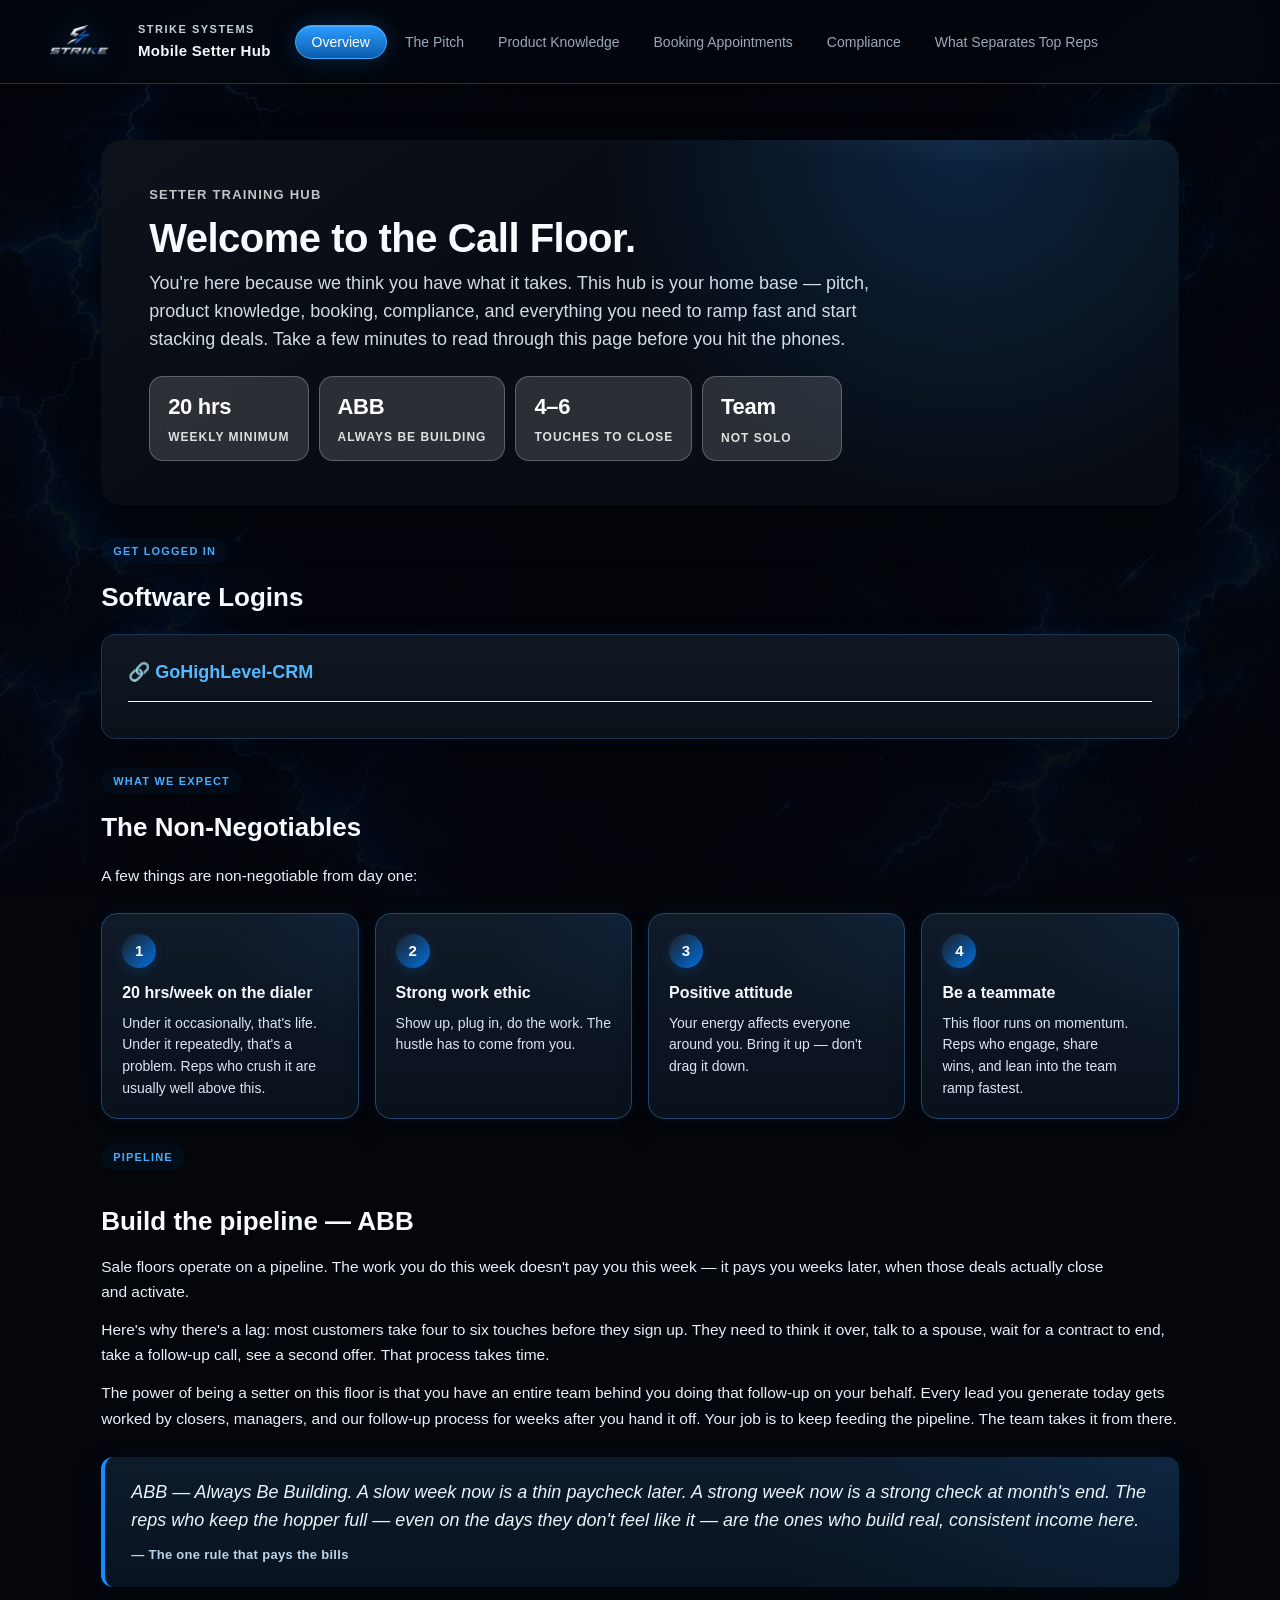
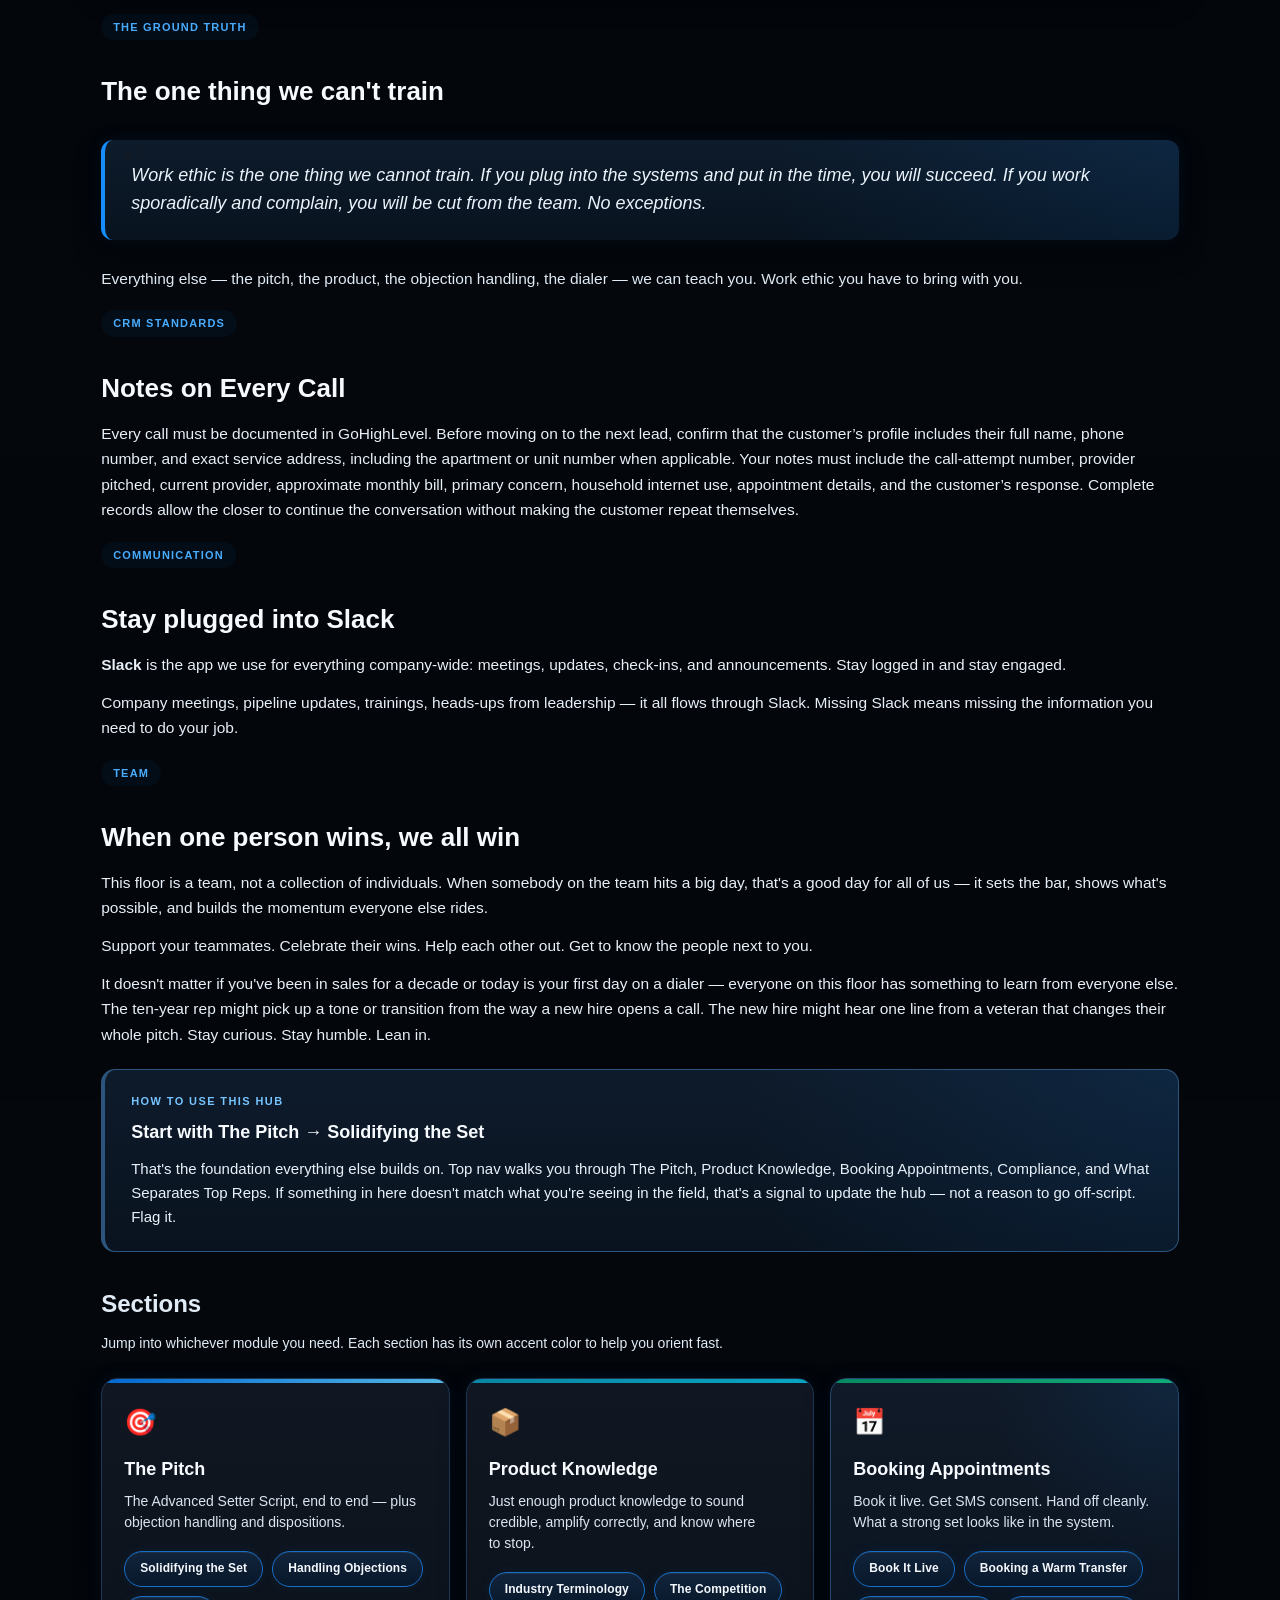
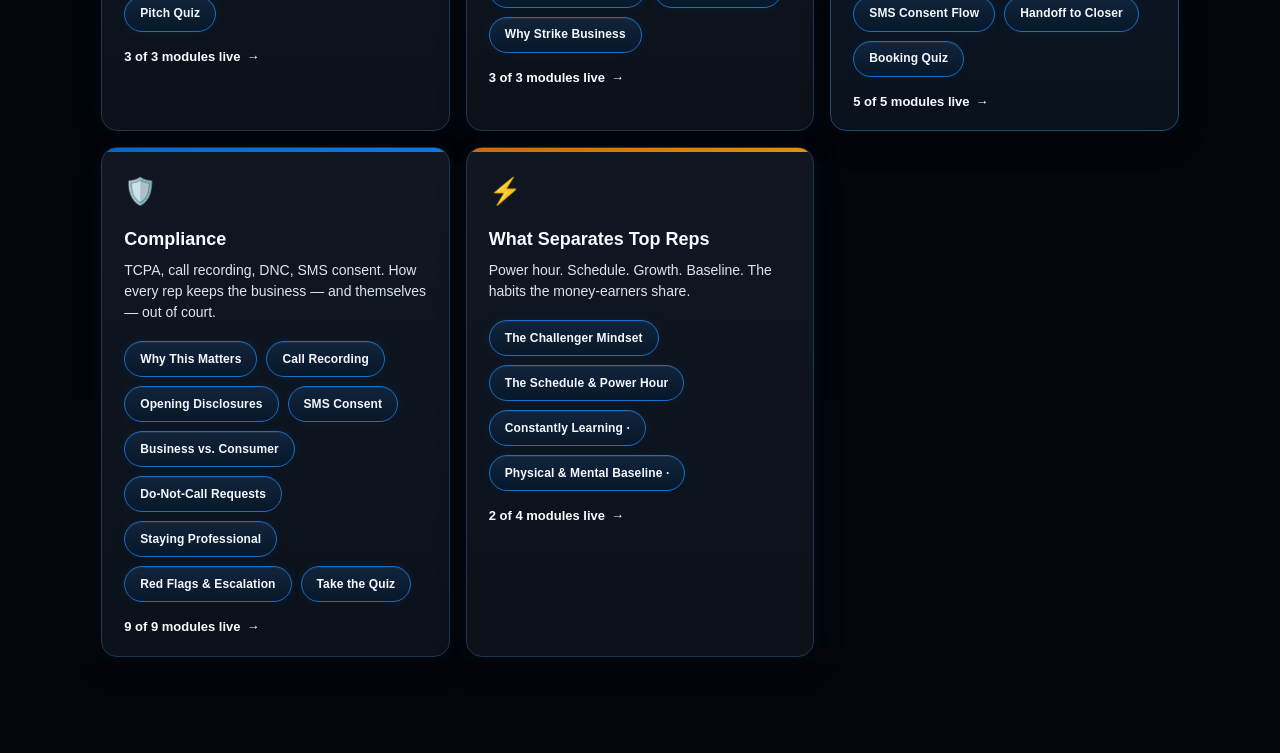
<file: pages/mobile-setter.html>
<!DOCTYPE html>
<html lang="en">

<head>
  <meta charset="UTF-8">
  <meta name="viewport" content="width=device-width, initial-scale=1.0">
  <meta name="description"
    content="Strike Mobile Setter training, scripts, booking workflows, product knowledge, compliance, and coaching resources.">
  <meta name="theme-color" content="#02050a">
  <meta name="color-scheme" content="dark">
  <title>Strike Mobile Setter Hub</title>
  <style>
    * {
      box-sizing: border-box;
      margin: 0;
      padding: 0;
    }

    html,
    body {
      height: 100%;
    }

    body {
      font-family: -apple-system, BlinkMacSystemFont, "SF Pro Display", "SF Pro Text", "Helvetica Neue", Helvetica, Arial, sans-serif;
      background: #f5f5f7;
      color: #1d1d1f;
      line-height: 1.68;
      overflow-x: hidden;
      font-size: 16px;
      -webkit-font-smoothing: antialiased;
      -moz-osx-font-smoothing: grayscale;
    }

    /* ============ TOP NAV ============ */
    .topnav {
      background: rgba(255, 255, 255, 0.92);
      backdrop-filter: saturate(180%) blur(20px);
      -webkit-backdrop-filter: saturate(180%) blur(20px);
      border-bottom: 1px solid #d2d2d7;
      padding: 0 36px;
      position: sticky;
      top: 0;
      z-index: 100;
      display: flex;
      align-items: center;
      flex-wrap: wrap;
      min-height: 64px;
      gap: 24px;
    }

    .topnav .brand {
      display: flex;
      align-items: center;
      gap: 14px;
      font-weight: 700;
      font-size: 16px;
      letter-spacing: 0.3px;
      color: #1d1d1f;
      flex-shrink: 0;
      padding: 10px 0;
    }

    .topnav .brand .logo-badge {
      width: auto;
      height: 63px;
      color: #1d1d1f;
      display: flex;
      align-items: center;
    }

    .topnav .brand .logo-badge img {
      height: 63px;
      width: auto;
    }

    .topnav .brand .logo-badge a {
      display: flex;
      align-items: center;
    }

    .topnav .brand .label {
      color: #86868b;
      font-size: 11px;
      letter-spacing: 1.5px;
      text-transform: uppercase;
      display: block;
      font-weight: 600;
    }

    .topnav .brand .name {
      display: block;
      font-size: 15px;
      color: #1d1d1f;
    }

    .topnav-links {
      display: flex;
      gap: 2px;
      flex-wrap: wrap;
      padding: 6px 0;
    }

    .topnav-link {
      background: transparent;
      border: none;
      color: #86868b;
      padding: 8px 16px;
      border-radius: 980px;
      cursor: pointer;
      font-size: 14px;
      font-weight: 500;
      transition: all 0.2s;
      white-space: nowrap;
      position: relative;
    }

    .topnav-link:hover {
      color: #1d1d1f;
      background: rgba(0, 0, 0, 0.04);
    }

    .topnav-link.active {
      color: #fff;
      background: #0071e3;
    }

    .topnav-link.active::after {
      display: none;
    }

    /* ============ LAYOUT ============ */
    .main-wrap {
      display: flex;
      min-height: calc(100vh - 64px);
    }

    .sidebar {
      width: 240px;
      background: #ffffff;
      border-right: 1px solid #d2d2d7;
      padding: 28px 16px;
      flex-shrink: 0;
      display: none;
    }

    .sidebar.visible {
      display: block;
    }

    .sidebar h4 {
      font-size: 11px;
      letter-spacing: 2px;
      text-transform: uppercase;
      color: #86868b;
      margin-bottom: 14px;
      font-weight: 700;
    }

    .sidebar-link {
      display: block;
      width: 100%;
      text-align: left;
      background: transparent;
      border: none;
      color: #424245;
      padding: 10px 14px;
      border-radius: 10px;
      cursor: pointer;
      font-size: 14px;
      font-weight: 500;
      margin-bottom: 2px;
      transition: all 0.15s;
    }

    .sidebar-link:hover {
      background: rgba(0, 0, 0, 0.04);
      color: #1d1d1f;
    }

    .sidebar-link.active {
      background: #0071e3;
      color: #fff;
      font-weight: 600;
    }

    .sidebar-link .status {
      font-size: 10px;
      letter-spacing: 1px;
      text-transform: uppercase;
      color: #86868b;
      margin-left: 6px;
      font-weight: 600;
    }

    .sidebar-link.active .status {
      color: rgba(255, 255, 255, 0.7);
    }

    .content {
      flex: 1;
      padding: 48px 56px;
      max-width: 1100px;
      margin: 0 auto;
      width: 100%;
    }

    /* ============ HOME / OVERVIEW ============ */
    .hero {
      padding: 48px 0 64px;
      text-align: center;
      border-bottom: 1px solid #d2d2d7;
      margin-bottom: 56px;
    }

    .hero .eyebrow {
      color: #0071e3;
      font-size: 13px;
      letter-spacing: 2.5px;
      text-transform: uppercase;
      font-weight: 700;
      margin-bottom: 14px;
    }

    .hero h1 {
      font-size: 52px;
      font-weight: 700;
      letter-spacing: -0.5px;
      margin-bottom: 16px;
      color: #1d1d1f;
    }

    .hero .sub {
      color: #86868b;
      font-size: 19px;
      max-width: 720px;
      margin: 0 auto;
      line-height: 1.5;
    }

    .overview-grid {
      display: grid;
      grid-template-columns: repeat(auto-fit, minmax(300px, 1fr));
      gap: 16px;
      margin-bottom: 50px;
    }

    .overview-card {
      background: #ffffff;
      border: 1px solid #d2d2d7;
      border-radius: 18px;
      padding: 28px;
      cursor: pointer;
      transition: all 0.3s cubic-bezier(0.25, 0.1, 0.25, 1);
      position: relative;
      overflow: hidden;
    }

    .overview-card::before {
      display: none;
    }

    .overview-card:hover {
      border-color: #0071e3;
      transform: scale(1.02);
      box-shadow: 0 8px 30px rgba(0, 0, 0, 0.08);
    }

    .overview-card .icon {
      font-size: 28px;
      margin-bottom: 14px;
      display: block;
    }

    .overview-card h3 {
      font-size: 19px;
      margin-bottom: 8px;
      color: #1d1d1f;
      font-weight: 600;
    }

    .overview-card p {
      color: #86868b;
      font-size: 15px;
      line-height: 1.5;
    }

    .overview-card .card-status {
      position: absolute;
      top: 18px;
      right: 18px;
      font-size: 10px;
      letter-spacing: 1px;
      text-transform: uppercase;
      padding: 4px 10px;
      border-radius: 980px;
      font-weight: 700;
    }

    .status-live {
      background: rgba(52, 199, 89, 0.12);
      color: #248a3d;
    }

    .status-soon {
      background: rgba(255, 149, 0, 0.12);
      color: #c93400;
    }

    .welcome-block {
      background: #ffffff;
      border: 1px solid #d2d2d7;
      border-radius: 18px;
      padding: 36px;
      margin-bottom: 40px;
    }

    .welcome-block h2 {
      font-size: 24px;
      margin-bottom: 16px;
      color: #1d1d1f;
      font-weight: 600;
    }

    .welcome-block p {
      color: #424245;
      margin-bottom: 12px;
      font-size: 16px;
    }

    .welcome-block .caveat {
      color: #86868b;
      font-style: italic;
      font-size: 15px;
      margin-top: 14px;
      padding-top: 14px;
      border-top: 1px solid #e8e8ed;
    }

    .welcome-block ul.expect-list {
      list-style: none;
      padding: 0;
      margin: 8px 0 4px;
    }

    .welcome-block ul.expect-list li {
      color: #424245;
      font-size: 16px;
      line-height: 1.6;
      padding: 12px 0 12px 28px;
      border-bottom: 1px solid #f0f0f3;
      position: relative;
    }

    .welcome-block ul.expect-list li:last-child {
      border-bottom: none;
    }

    .welcome-block ul.expect-list li::before {
      content: "";
      position: absolute;
      left: 4px;
      top: 22px;
      width: 8px;
      height: 8px;
      border-radius: 50%;
      background: #0071e3;
    }

    .welcome-block blockquote.welcome-quote {
      border-left: 3px solid #0071e3;
      padding: 8px 0 8px 22px;
      margin: 16px 0 18px;
      color: #1d1d1f;
      font-size: 18px;
      line-height: 1.55;
      font-weight: 500;
    }

    .welcome-block p.abb {
      font-size: 18px;
      color: #1d1d1f;
      margin-top: 18px;
      margin-bottom: 14px;
      letter-spacing: 0.2px;
    }

    /* ============ SECTION PAGES ============ */
    .section-head {
      margin-bottom: 36px;
      padding-bottom: 24px;
      border-bottom: 1px solid #d2d2d7;
    }

    .section-head .crumb {
      color: #86868b;
      font-size: 13px;
      letter-spacing: 1.5px;
      text-transform: uppercase;
      font-weight: 600;
      margin-bottom: 10px;
    }

    .section-head h1 {
      font-size: 40px;
      font-weight: 700;
      letter-spacing: -0.5px;
      margin-bottom: 12px;
      color: #1d1d1f;
    }

    .section-head .lead {
      color: #86868b;
      font-size: 17px;
      max-width: 760px;
      line-height: 1.6;
    }

    .placeholder {
      background: #ffffff;
      border: 1px dashed #d2d2d7;
      border-radius: 18px;
      padding: 48px;
      text-align: center;
      margin-bottom: 24px;
    }

    .placeholder .big-icon {
      font-size: 48px;
      margin-bottom: 16px;
      opacity: 0.5;
    }

    .placeholder h3 {
      font-size: 21px;
      margin-bottom: 10px;
      color: #1d1d1f;
    }

    .placeholder p {
      color: #86868b;
      font-size: 15px;
      max-width: 520px;
      margin: 0 auto 20px;
    }

    .placeholder .roadmap {
      display: inline-block;
      text-align: left;
      background: #f5f5f7;
      border: 1px solid #d2d2d7;
      border-radius: 12px;
      padding: 20px 26px;
      margin-top: 12px;
    }

    .placeholder .roadmap h4 {
      font-size: 11px;
      letter-spacing: 1.5px;
      text-transform: uppercase;
      color: #0071e3;
      margin-bottom: 12px;
      font-weight: 700;
    }

    .placeholder .roadmap ul {
      list-style: none;
    }

    .placeholder .roadmap li {
      padding: 5px 0 5px 22px;
      position: relative;
      color: #424245;
      font-size: 15px;
    }

    .placeholder .roadmap li::before {
      content: "→";
      position: absolute;
      left: 0;
      color: #0071e3;
      font-weight: 700;
    }

    /* ============ EMBEDDED PITCH TRAINING (migrated) ============ */

    .pitch-header {
      margin-bottom: 28px;
    }

    .pitch-header h2 {
      font-size: 28px;
      margin-bottom: 8px;
    }

    .pitch-header .pitch-sub {
      color: #86868b;
      font-style: italic;
      font-size: 16px;
    }

    .progress-bar {
      display: flex;
      gap: 6px;
      margin-bottom: 20px;
    }

    .progress-seg {
      flex: 1;
      height: 4px;
      background: #e8e8ed;
      border-radius: 2px;
      transition: background 0.25s;
    }

    .progress-seg.active {
      background: #0071e3;
    }

    .progress-seg.done {
      background: #34c759;
    }

    .stepper {
      display: grid;
      grid-template-columns: repeat(7, 1fr);
      gap: 8px;
      margin-bottom: 28px;
    }

    .step-tab {
      background: #ffffff;
      border: 1px solid #d2d2d7;
      color: #86868b;
      padding: 12px 6px;
      border-radius: 12px;
      cursor: pointer;
      text-align: center;
      transition: all 0.2s;
      font-size: 12px;
      font-weight: 600;
      line-height: 1.3;
    }

    .step-tab:hover {
      border-color: #0071e3;
      color: #1d1d1f;
    }

    .step-tab.active {
      background: #0071e3;
      color: #fff;
      border-color: #0071e3;
      box-shadow: 0 4px 14px rgba(0, 113, 227, 0.25);
    }

    .step-tab.full-script-tab {
      border: 1px dashed #0071e3;
      color: #0071e3;
    }

    .step-tab.full-script-tab:hover {
      background: rgba(0, 113, 227, 0.06);
    }

    .step-tab.full-script-tab.active {
      background: #0071e3;
      color: #fff;
      border: 1px solid #0071e3;
      box-shadow: 0 4px 14px rgba(0, 113, 227, 0.25);
    }

    .step-tab .num {
      display: block;
      font-size: 17px;
      font-weight: 700;
      margin-bottom: 3px;
    }

    .step-tab .icon {
      display: block;
      font-size: 17px;
      margin-bottom: 3px;
    }

    .step-card,
    .full-script-card {
      background: #ffffff;
      border: 1px solid #d2d2d7;
      border-radius: 18px;
      padding: 40px;
      display: none;
      animation: fadeIn 0.3s ease;
    }

    .step-card.active,
    .full-script-card.active {
      display: block;
    }

    @keyframes fadeIn {
      from {
        opacity: 0;
        transform: translateY(6px);
      }

      to {
        opacity: 1;
        transform: translateY(0);
      }
    }

    .step-card h2 {
      font-size: 28px;
      margin-bottom: 8px;
      color: #1d1d1f;
    }

    .step-card .phase-tag {
      display: inline-block;
      background: rgba(0, 113, 227, 0.1);
      color: #0071e3;
      padding: 4px 14px;
      border-radius: 980px;
      font-size: 11px;
      font-weight: 600;
      letter-spacing: 1px;
      text-transform: uppercase;
      margin-bottom: 12px;
    }

    .step-card .lead {
      color: #86868b;
      font-size: 16px;
      margin-bottom: 28px;
      font-style: italic;
    }

    .section-sub {
      margin-bottom: 24px;
    }

    .section-label {
      display: flex;
      align-items: center;
      gap: 10px;
      font-size: 12px;
      letter-spacing: 1.5px;
      text-transform: uppercase;
      font-weight: 700;
      margin-bottom: 12px;
      color: #86868b;
    }

    .section-label .dot {
      width: 8px;
      height: 8px;
      border-radius: 50%;
    }

    .dot-green {
      background: #34c759;
    }

    .dot-red {
      background: #ff3b30;
    }

    .dot-blue {
      background: #0071e3;
    }

    .dot-orange {
      background: #ff9500;
    }

    .script-block {
      background: #f5f5f7;
      border-left: 3px solid #34c759;
      padding: 16px 20px;
      border-radius: 0 12px 12px 0;
      margin-bottom: 10px;
      color: #1d1d1f;
      font-size: 16px;
    }

    .script-block .quote {
      font-style: italic;
      color: #0071e3;
    }

    .script-block .speaker {
      font-style: normal;
      font-size: 11px;
      color: #86868b;
      letter-spacing: 1px;
      text-transform: uppercase;
      margin-bottom: 6px;
      display: block;
      font-weight: 600;
    }

    .script-block .stage-dir {
      display: block;
      color: #86868b;
      font-size: 14px;
      margin-top: 6px;
      font-style: italic;
    }

    .if-block {
      background: rgba(52, 199, 89, 0.06);
      border-left: 3px solid #34c759;
      padding: 12px 18px;
      border-radius: 0 12px 12px 0;
      margin-bottom: 10px;
      font-size: 15px;
    }

    .if-block .label {
      color: #248a3d;
      font-weight: 700;
      font-size: 11px;
      letter-spacing: 1px;
      text-transform: uppercase;
      display: block;
      margin-bottom: 6px;
    }

    .if-block .quote {
      font-style: italic;
      color: #0071e3;
    }

    .if-block .note {
      display: block;
      color: #86868b;
      font-size: 14px;
      font-style: italic;
      margin-top: 6px;
    }

    .why-box {
      background: rgba(0, 113, 227, 0.05);
      border: 1px solid rgba(0, 113, 227, 0.2);
      border-radius: 14px;
      padding: 20px 24px;
    }

    .why-box p {
      color: #424245;
      font-size: 15px;
    }

    .weak-box {
      background: rgba(255, 59, 48, 0.05);
      border: 1px solid rgba(255, 59, 48, 0.2);
      border-radius: 14px;
      padding: 20px 24px;
    }

    .weak-box ul {
      list-style: none;
    }

    .weak-box li {
      padding: 4px 0 4px 24px;
      position: relative;
      color: #424245;
      font-size: 15px;
    }

    .weak-box li::before {
      content: "✗";
      position: absolute;
      left: 0;
      color: #ff3b30;
      font-weight: 700;
    }

    .insight-box {
      background: linear-gradient(135deg, rgba(0, 113, 227, 0.08) 0%, rgba(0, 113, 227, 0.03) 100%);
      border: 1px solid rgba(0, 113, 227, 0.2);
      border-radius: 14px;
      padding: 22px 26px;
      position: relative;
    }

    .insight-box::before {
      content: "💡";
      position: absolute;
      top: -14px;
      left: 20px;
      background: #ffffff;
      padding: 0 8px;
      font-size: 20px;
    }

    .insight-box p {
      color: #1d1d1f;
      font-size: 16px;
      font-weight: 500;
    }

    .pro-tip,
    .compliance-note {
      border-radius: 0 12px 12px 0;
      padding: 14px 20px 14px 44px;
      margin-bottom: 12px;
      position: relative;
      font-size: 15px;
      color: #424245;
    }

    .pro-tip {
      background: rgba(255, 149, 0, 0.06);
      border-left: 3px solid #ff9500;
    }

    .pro-tip::before {
      content: "⚡";
      position: absolute;
      left: 16px;
      top: 14px;
      font-size: 16px;
    }

    .pro-tip strong {
      color: #c93400;
    }

    .availability-tip {
      position: relative;
      background: rgba(175, 82, 222, 0.10);
      border-left: 3px solid #af52de;
      border-radius: 0 12px 12px 0;
      padding: 14px 20px 14px 44px;
      margin-bottom: 12px;
      color: #eaf3fb;
    }

    .availability-tip::before {
      content: "👥";
      position: absolute;
      left: 14px;
      top: 13px;
      font-size: 16px;
    }

    .availability-tip strong { color: #8e44ad; }

    .scout-options {
      margin: 12px 0 10px;
      padding: 18px 20px;
      border: 1px solid #168dff;
      border-left: 4px solid #168dff;
      border-radius: 12px;
      background: linear-gradient(180deg, rgba(22, 141, 255, .16), rgba(7, 92, 174, .10));
    }

    .scout-options .speaker {
      display: block;
      margin-bottom: 6px;
      color: #eaf3fb;
      font-size: 11px;
      font-style: normal;
      font-weight: 600;
      letter-spacing: 1px;
      text-transform: uppercase;
    }

    .scout-options .quote { color: #49adff; font-size: 16px; font-style: italic; }
    .scout-options .stage-dir { display:block; margin-top:6px; color:#aebdce; font-size:14px; font-style:italic; }

    .compliance-note {
      background: rgba(255, 59, 48, 0.05);
      border-left: 3px solid #ff3b30;
    }

    .compliance-note::before {
      content: "🎙";
      position: absolute;
      left: 16px;
      top: 14px;
      font-size: 16px;
    }

    .compliance-note strong {
      color: #ff3b30;
    }

    .amp-card {
      background: #f5f5f7;
      border: 1px solid #d2d2d7;
      border-left: 3px solid #ff9500;
      border-radius: 8px;
      padding: 14px 18px;
      margin-bottom: 8px;
    }

    .amp-card .q {
      color: #0071e3;
      font-style: italic;
      font-size: 15px;
      margin-bottom: 4px;
    }

    .amp-card .why {
      color: #86868b;
      font-size: 14px;
    }

    .expand-btn {
      background: #f5f5f7;
      border: 1px dashed #d2d2d7;
      color: #86868b;
      padding: 11px 16px;
      border-radius: 10px;
      cursor: pointer;
      font-size: 13px;
      font-weight: 600;
      letter-spacing: 0.5px;
      width: 100%;
      margin-top: 8px;
      transition: all 0.2s;
    }

    .expand-btn:hover {
      border-color: #0071e3;
      color: #0071e3;
    }

    .expand-btn .chev {
      display: inline-block;
      margin-left: 6px;
      transition: transform 0.2s;
    }

    .expand-btn.open .chev {
      transform: rotate(180deg);
    }

    .extra-amps {
      display: none;
      margin-top: 10px;
    }

    .extra-amps.open {
      display: block;
    }

    .optional-opener {
      background: rgba(0, 113, 227, 0.04);
      border: 1px dashed rgba(0, 113, 227, 0.3);
      border-radius: 14px;
      padding: 18px 22px;
      margin-top: 12px;
    }

    .optional-opener .title {
      color: #0071e3;
      font-size: 11.5px;
      font-weight: 700;
      letter-spacing: 1.5px;
      text-transform: uppercase;
      margin-bottom: 8px;
    }

    .optional-opener .quote {
      font-style: italic;
      color: #0071e3;
      font-size: 15px;
    }

    .optional-opener .note {
      color: #86868b;
      font-size: 14px;
      margin-top: 8px;
      font-style: italic;
    }

    .nav-buttons {
      display: flex;
      justify-content: space-between;
      margin-top: 28px;
      gap: 12px;
    }

    .nav-btn {
      background: #ffffff;
      border: 1px solid #d2d2d7;
      color: #1d1d1f;
      padding: 12px 24px;
      border-radius: 980px;
      cursor: pointer;
      font-size: 15px;
      font-weight: 600;
      transition: all 0.2s;
    }

    .nav-btn:hover:not(:disabled) {
      background: #f5f5f7;
      border-color: #86868b;
    }

    .nav-btn:disabled {
      opacity: 0.35;
      cursor: not-allowed;
    }

    .nav-btn.primary {
      background: #0071e3;
      border: none;
      color: #fff;
    }

    .nav-btn.primary:hover:not(:disabled) {
      background: #0077ED;
      box-shadow: 0 4px 14px rgba(0, 113, 227, 0.25);
    }

    .reminders {
      margin-top: 36px;
      background: #ffffff;
      border: 1px solid #d2d2d7;
      border-radius: 18px;
      padding: 32px;
    }

    .reminders h3 {
      font-size: 15px;
      letter-spacing: 2px;
      text-transform: uppercase;
      color: #ff3b30;
      margin-bottom: 18px;
      font-weight: 700;
    }

    .reminder-grid {
      display: grid;
      grid-template-columns: 1fr 1fr;
      gap: 24px;
    }

    .rem-col h4 {
      font-size: 11px;
      letter-spacing: 1.5px;
      text-transform: uppercase;
      color: #86868b;
      margin-bottom: 10px;
      font-weight: 700;
    }

    .rem-col ul {
      list-style: none;
    }

    .rem-col li {
      padding: 5px 0 5px 24px;
      position: relative;
      color: #424245;
      font-size: 14px;
    }

    .rem-col.dont li::before {
      content: "⚠️";
      position: absolute;
      left: 0;
    }

    .rem-col.do li::before {
      content: "✅";
      position: absolute;
      left: 0;
    }

    /* Full script view */
    .full-script-card h2 {
      font-size: 28px;
      margin-bottom: 8px;
      color: #1d1d1f;
    }

    .full-script-card .script-lead {
      color: #86868b;
      font-size: 15px;
      font-style: italic;
      margin-bottom: 28px;
      padding-bottom: 18px;
      border-bottom: 1px solid #d2d2d7;
    }

    .fs-section {
      margin-bottom: 28px;
    }

    .fs-section h3 {
      color: #0071e3;
      font-size: 18px;
      margin-bottom: 6px;
      font-weight: 700;
    }

    .fs-section .fs-subtitle {
      color: #86868b;
      font-size: 14px;
      font-style: italic;
      margin-bottom: 12px;
    }

    .fs-line {
      background: #f5f5f7;
      border-left: 3px solid #34c759;
      padding: 10px 16px;
      border-radius: 0 8px 8px 0;
      margin-bottom: 6px;
      font-style: italic;
      color: #0071e3;
      font-size: 15px;
    }

    .fs-stage {
      color: #86868b;
      font-size: 13px;
      font-style: italic;
      margin: 4px 0 8px 6px;
    }

    .fs-desc {
      color: #424245;
      font-size: 14px;
      margin-bottom: 8px;
    }

    .fs-if {
      color: #248a3d;
      font-weight: 600;
      font-size: 11px;
      letter-spacing: 1px;
      text-transform: uppercase;
      margin-bottom: 4px;
      display: block;
      margin-top: 8px;
    }

    /* ============ VIDEO / RESOURCE CARDS ============ */
    .video-block {
      background: #ffffff;
      border: 1px solid #d2d2d7;
      border-radius: 18px;
      padding: 28px;
      margin-bottom: 24px;
    }

    .video-block h3 {
      font-size: 20px;
      margin-bottom: 6px;
      color: #1d1d1f;
    }

    .video-block .vsub {
      color: #86868b;
      font-size: 15px;
      margin-bottom: 16px;
      font-style: italic;
    }

    .video-embed {
      position: relative;
      padding-bottom: 56.25%;
      height: 0;
      border-radius: 12px;
      overflow: hidden;
      background: #f5f5f7;
    }

    .video-embed iframe {
      position: absolute;
      top: 0;
      left: 0;
      width: 100%;
      height: 100%;
      border: 0;
    }

    .resource-grid {
      display: grid;
      grid-template-columns: repeat(auto-fit, minmax(300px, 1fr));
      gap: 14px;
      margin-bottom: 24px;
    }

    .resource-card {
      background: #ffffff;
      border: 1px solid #d2d2d7;
      border-radius: 14px;
      padding: 18px 20px;
      display: flex;
      align-items: center;
      gap: 14px;
      text-decoration: none;
      color: inherit;
      transition: all 0.2s;
    }

    .resource-card:hover {
      border-color: #0071e3;
      transform: translateY(-1px);
      box-shadow: 0 4px 16px rgba(0, 0, 0, 0.06);
    }

    .resource-card .icon {
      font-size: 28px;
      flex-shrink: 0;
    }

    .resource-card .meta {
      flex: 1;
      min-width: 0;
    }

    .resource-card .title {
      font-size: 15px;
      font-weight: 600;
      color: #1d1d1f;
      margin-bottom: 2px;
    }

    .resource-card .desc {
      font-size: 13px;
      color: #86868b;
    }

    .resource-card .arrow {
      color: #86868b;
      font-size: 16px;
      flex-shrink: 0;
    }

    .resource-card:hover .arrow {
      color: #0071e3;
    }

    /* ============ GLOSSARY ============ */
    .glossary-section {
      margin-bottom: 36px;
    }

    .glossary-section h3 {
      font-size: 13px;
      letter-spacing: 2px;
      text-transform: uppercase;
      color: #0071e3;
      font-weight: 700;
      margin-bottom: 14px;
      padding-bottom: 10px;
      border-bottom: 1px solid #d2d2d7;
    }

    .term-card {
      background: #ffffff;
      border: 1px solid #d2d2d7;
      border-radius: 12px;
      padding: 18px 22px;
      margin-bottom: 10px;
      transition: border-color 0.15s;
    }

    .term-card:hover {
      border-color: #0071e3;
    }

    .term-card .term {
      font-weight: 700;
      color: #1d1d1f;
      font-size: 16px;
      margin-bottom: 4px;
    }

    .term-card .term .acronym {
      color: #86868b;
      font-weight: 500;
      font-size: 14px;
      margin-left: 6px;
    }

    .term-card .def {
      color: #424245;
      font-size: 15px;
      line-height: 1.55;
    }

    .glossary-search {
      background: #ffffff;
      border: 1px solid #d2d2d7;
      border-radius: 12px;
      padding: 14px 18px;
      color: #1d1d1f;
      font-size: 15px;
      width: 100%;
      margin-bottom: 28px;
      outline: none;
      transition: border-color 0.15s, box-shadow 0.15s;
    }

    .glossary-search:focus {
      border-color: #0071e3;
      box-shadow: 0 0 0 3px rgba(0, 113, 227, 0.15);
    }

    .glossary-search::placeholder {
      color: #86868b;
    }

    .content-block {
      background: #ffffff;
      border: 1px solid #d2d2d7;
      border-radius: 18px;
      padding: 28px 32px;
      margin-bottom: 20px;
    }

    .content-block h3 {
      font-size: 19px;
      margin-bottom: 12px;
      color: #1d1d1f;
    }

    .content-block p {
      color: #424245;
      font-size: 15px;
      margin-bottom: 10px;
    }

    .content-block ul {
      color: #424245;
      padding-left: 20px;
    }

    .content-block ul li {
      margin-bottom: 6px;
      font-size: 15px;
    }

    /* ============ COMPETITION ============ */
    .competition-wrapper {
      display: flex;
      flex-direction: column;
      gap: 28px;
    }

    .tier-block {
      background: #ffffff;
      border: 1px solid #d2d2d7;
      border-radius: 18px;
      overflow: hidden;
    }

    .tier-head {
      padding: 24px 28px 20px;
      border-bottom: 1px solid #e8e8ed;
      background: #fafafa;
    }

    .tier-tag {
      display: inline-block;
      font-size: 11px;
      letter-spacing: 1.2px;
      text-transform: uppercase;
      font-weight: 700;
      padding: 4px 12px;
      border-radius: 980px;
      margin-bottom: 10px;
    }

    .tier-head h2 {
      font-size: 24px;
      margin: 0 0 6px;
      color: #1d1d1f;
    }

    .tier-sub {
      color: #86868b;
      font-size: 15px;
    }

    .tier-big3 .tier-tag {
      background: rgba(52, 199, 89, 0.12);
      color: #248a3d;
    }

    .tier-big3 {
      border-color: rgba(52, 199, 89, 0.3);
    }

    .tier-thirdparty .tier-tag {
      background: rgba(255, 149, 0, 0.12);
      color: #c93400;
    }

    .tier-isp .tier-tag {
      background: rgba(255, 59, 48, 0.12);
      color: #ff3b30;
    }

    .tier-voip .tier-tag {
      background: rgba(0, 113, 227, 0.1);
      color: #0071e3;
    }

    .carrier-grid {
      display: grid;
      grid-template-columns: repeat(auto-fill, minmax(170px, 1fr));
      gap: 12px;
      padding: 20px 28px;
      background: #f5f5f7;
    }

    .carrier-card {
      background: #ffffff;
      border: 1px solid #d2d2d7;
      border-radius: 12px;
      padding: 14px 16px;
      transition: transform 0.15s, border-color 0.15s;
    }

    .carrier-card:hover {
      transform: translateY(-2px);
    }

    .carrier-card.big3 {
      border-left: 3px solid #34c759;
    }

    .carrier-card.third {
      border-left: 3px solid #ff9500;
    }

    .carrier-card.isp {
      border-left: 3px solid #ff3b30;
    }

    .carrier-card.voip {
      border-left: 3px solid #0071e3;
    }

    .carrier-name {
      font-weight: 600;
      color: #1d1d1f;
      font-size: 16px;
    }

    .carrier-note {
      font-size: 13px;
      color: #86868b;
      margin-top: 4px;
    }

    .tier-body {
      padding: 24px 28px 28px;
    }

    .tier-body h4 {
      color: #1d1d1f;
      font-size: 14px;
      text-transform: uppercase;
      letter-spacing: 0.8px;
      margin-bottom: 12px;
    }

    .tier-body ul {
      color: #424245;
      padding-left: 20px;
    }

    .tier-body ul li {
      margin-bottom: 8px;
      font-size: 15px;
      line-height: 1.55;
    }

    .tier-body em {
      color: #0071e3;
      font-style: normal;
      font-weight: 600;
    }

    .takeaway-box {
      background: rgba(0, 113, 227, 0.04);
      border: 1px solid #d2d2d7;
      border-left: 4px solid #0071e3;
      border-radius: 14px;
      padding: 26px 30px;
      margin-top: 8px;
    }

    .takeaway-box h3 {
      color: #1d1d1f;
      font-size: 19px;
      margin-bottom: 12px;
    }

    .takeaway-box p {
      color: #424245;
      font-size: 15px;
      margin-bottom: 12px;
    }

    .takeaway-box ul {
      color: #424245;
      padding-left: 20px;
    }

    .takeaway-box ul li {
      margin-bottom: 8px;
      font-size: 15px;
      line-height: 1.6;
    }

    /* ============ CHALLENGER MINDSET ============ */
    .challenger-quote {
      font-size: 22px;
      line-height: 1.4;
      color: #1d1d1f;
      font-weight: 500;
      font-style: italic;
      border-left: 3px solid #0071e3;
      padding: 10px 0 10px 24px;
      margin: 18px 0 8px;
    }

    .challenger-quote .attr {
      display: block;
      font-size: 14px;
      color: #86868b;
      font-style: normal;
      font-weight: 400;
      margin-top: 10px;
    }

    .profile-grid {
      display: grid;
      grid-template-columns: repeat(auto-fit, minmax(230px, 1fr));
      gap: 14px;
      margin: 18px 0 6px;
    }

    .profile-card {
      background: #ffffff;
      border: 1px solid #d2d2d7;
      border-radius: 14px;
      padding: 20px 22px;
      position: relative;
    }

    .profile-card.star {
      border: 2px solid #d97706;
      background: linear-gradient(135deg, #fffbeb 0%, #fef3c7 100%);
      box-shadow: 0 10px 28px rgba(217, 119, 6, 0.18);
      grid-column: span 2;
      overflow: hidden;
    }

    .profile-card.star::before {
      content: '★ THE ANSWER';
      position: absolute;
      top: 14px;
      left: 22px;
      background: #d97706;
      color: #ffffff;
      padding: 4px 10px;
      border-radius: 12px;
      font-size: 10px;
      font-weight: 800;
      letter-spacing: 0.8px;
    }

    .profile-card.star h4 {
      margin-top: 28px;
      font-size: 20px;
    }

    .profile-card .pct {
      position: absolute;
      top: 18px;
      right: 20px;
      font-size: 13px;
      font-weight: 700;
      color: #86868b;
      letter-spacing: 0.4px;
    }

    .profile-card.star .pct {
      color: #b45309;
      font-size: 42px;
      top: 12px;
      right: 22px;
      line-height: 1;
    }

    .profile-card h4 {
      font-size: 17px;
      color: #1d1d1f;
      margin-bottom: 6px;
      padding-right: 48px;
    }

    .profile-card p {
      font-size: 14px;
      color: #424245;
      line-height: 1.5;
      margin: 0;
    }

    .loyalty-chart {
      display: flex;
      flex-direction: column;
      gap: 10px;
      margin: 18px 0 6px;
    }

    .loyalty-row {
      display: grid;
      grid-template-columns: 180px 1fr 48px;
      gap: 14px;
      align-items: center;
    }

    .loyalty-label {
      font-size: 14px;
      color: #1d1d1f;
      font-weight: 600;
    }

    .loyalty-bar-wrap {
      background: #f0f0f3;
      border-radius: 8px;
      height: 22px;
      overflow: hidden;
    }

    .loyalty-bar {
      height: 100%;
      background: linear-gradient(90deg, #d97706 0%, #f59e0b 100%);
      border-radius: 8px;
      width: 0;
      transition: width 1.4s cubic-bezier(0.2, 0.8, 0.2, 1);
    }

    .loyalty-bar.dim {
      background: #c7c7cc;
    }

    .loyalty-pct {
      font-size: 16px;
      color: #b45309;
      font-weight: 700;
      text-align: right;
    }

    .pillar-grid {
      display: grid;
      grid-template-columns: repeat(auto-fit, minmax(260px, 1fr));
      gap: 14px;
      margin: 16px 0 6px;
    }

    .pillar-card {
      background: #ffffff;
      border: 1px solid #d2d2d7;
      border-radius: 14px;
      padding: 22px 24px;
      border-top: 4px solid #d97706;
      position: relative;
    }

    .pillar-card .pillar-num {
      display: inline-block;
      font-size: 11px;
      letter-spacing: 1.2px;
      text-transform: uppercase;
      font-weight: 800;
      color: #ffffff;
      background: #d97706;
      padding: 3px 10px;
      border-radius: 10px;
      margin-bottom: 10px;
    }

    .pillar-card h4 {
      font-size: 19px;
      color: #1d1d1f;
      margin-bottom: 10px;
    }

    .pillar-card p {
      color: #424245;
      font-size: 14px;
      line-height: 1.55;
      margin: 0;
    }

    .tension-split {
      display: grid;
      grid-template-columns: 1fr 1fr;
      gap: 14px;
      margin: 18px 0 6px;
    }

    .tension-col {
      padding: 20px 22px;
      border-radius: 14px;
      border: 1px solid #d2d2d7;
    }

    .tension-col.tension {
      background: rgba(52, 199, 89, 0.06);
      border-left: 3px solid #34c759;
    }

    .tension-col.pressure {
      background: rgba(255, 59, 48, 0.04);
      border-left: 3px solid #ff3b30;
    }

    .tension-col h4 {
      font-size: 16px;
      color: #1d1d1f;
      margin-bottom: 8px;
    }

    .tension-col p {
      color: #424245;
      font-size: 14px;
      line-height: 1.55;
      margin: 0 0 6px;
    }

    @media (max-width: 720px) {
      .tension-split {
        grid-template-columns: 1fr;
      }

      .loyalty-row {
        grid-template-columns: 130px 1fr 44px;
      }
    }

    .mapping-table {
      display: flex;
      flex-direction: column;
      gap: 10px;
      margin: 16px 0 6px;
    }

    .mapping-row {
      display: grid;
      grid-template-columns: 200px 1fr;
      gap: 18px;
      padding: 16px 18px;
      background: #ffffff;
      border: 1px solid #d2d2d7;
      border-radius: 12px;
      align-items: start;
    }

    .mapping-dixon {
      font-weight: 600;
      color: #0071e3;
      font-size: 15px;
      line-height: 1.45;
    }

    .mapping-dixon .phase-ref {
      display: block;
      font-size: 12px;
      color: #86868b;
      font-weight: 500;
      margin-top: 2px;
      letter-spacing: 0.4px;
      text-transform: uppercase;
    }

    .mapping-detail {
      color: #424245;
      font-size: 14px;
      line-height: 1.6;
    }

    .mapping-detail em.script {
      display: block;
      background: #f5f5f7;
      border-left: 2px solid #d2d2d7;
      padding: 8px 12px;
      border-radius: 6px;
      margin: 8px 0 4px;
      font-style: italic;
      color: #1d1d1f;
      font-size: 13.5px;
    }

    @media (max-width: 720px) {
      .mapping-row {
        grid-template-columns: 1fr;
        gap: 6px;
      }
    }

    .oldway-split {
      display: grid;
      grid-template-columns: 1fr 1fr;
      gap: 0;
      margin: 16px 0 6px;
      border: 1px solid #d2d2d7;
      border-radius: 14px;
      overflow: hidden;
    }

    .oldway-head {
      padding: 14px 20px;
      font-weight: 700;
      font-size: 13px;
      letter-spacing: 0.8px;
      text-transform: uppercase;
      text-align: center;
    }

    .oldway-head.old {
      background: rgba(255, 59, 48, 0.08);
      color: #c93400;
      border-right: 1px solid #d2d2d7;
    }

    .oldway-head.new {
      background: rgba(52, 199, 89, 0.1);
      color: #248a3d;
    }

    .oldway-cell {
      padding: 16px 20px;
      color: #424245;
      font-size: 14px;
      line-height: 1.55;
      border-top: 1px solid #e8e8ed;
    }

    .oldway-cell.old {
      border-right: 1px solid #d2d2d7;
      background: #fafafa;
    }

    .oldway-cell .scenario {
      display: block;
      font-size: 12px;
      color: #86868b;
      font-weight: 600;
      text-transform: uppercase;
      letter-spacing: 0.6px;
      margin-bottom: 6px;
    }

    @media (max-width: 720px) {
      .oldway-split {
        grid-template-columns: 1fr;
      }

      .oldway-head.old,
      .oldway-cell.old {
        border-right: none;
        border-bottom: 1px solid #d2d2d7;
      }
    }

    .diagnostic-list {
      list-style: none;
      padding: 0;
      margin: 16px 0 6px;
    }

    .diagnostic-list li {
      padding: 14px 16px 14px 44px;
      background: #ffffff;
      border: 1px solid #d2d2d7;
      border-radius: 12px;
      margin-bottom: 10px;
      font-size: 15px;
      color: #1d1d1f;
      line-height: 1.5;
      position: relative;
    }

    .diagnostic-list li::before {
      content: "☐";
      position: absolute;
      left: 16px;
      top: 12px;
      font-size: 20px;
      color: #0071e3;
    }

    .daily-app {
      display: grid;
      grid-template-columns: repeat(auto-fit, minmax(240px, 1fr));
      gap: 14px;
      margin: 16px 0 6px;
    }

    .daily-card {
      background: #ffffff;
      border: 1px solid #d2d2d7;
      border-radius: 14px;
      padding: 22px;
      border-left: 3px solid #0071e3;
    }

    .daily-card .when {
      font-size: 11px;
      letter-spacing: 1px;
      text-transform: uppercase;
      font-weight: 700;
      color: #0071e3;
      margin-bottom: 6px;
    }

    .daily-card h4 {
      font-size: 16px;
      color: #1d1d1f;
      margin-bottom: 8px;
    }

    .daily-card p {
      color: #424245;
      font-size: 14px;
      line-height: 1.55;
      margin: 0;
    }

    /* ============ CHALLENGER — AMBER ACCENT ============ */
    .ch-tag {
      display: inline-block;
      background: #fef3c7;
      color: #b45309;
      border: 1px solid #fde68a;
      padding: 3px 10px;
      border-radius: 10px;
      font-size: 11px;
      font-weight: 700;
      letter-spacing: 0.6px;
      text-transform: uppercase;
      margin-bottom: 10px;
    }

    .ch-hero {
      margin: 22px 0;
      border-radius: 16px;
      padding: 32px 28px;
      background: linear-gradient(135deg, #d97706 0%, #f59e0b 100%);
      color: #ffffff;
      text-align: center;
      box-shadow: 0 14px 36px rgba(217, 119, 6, 0.22);
    }

    .ch-hero .num {
      font-size: 84px;
      font-weight: 800;
      line-height: 1;
      letter-spacing: -2.5px;
      margin: 0 0 10px;
      text-shadow: 0 2px 10px rgba(0, 0, 0, 0.08);
    }

    .ch-hero .label {
      font-size: 16px;
      font-weight: 500;
      opacity: 0.96;
      max-width: 540px;
      margin: 0 auto;
      line-height: 1.45;
    }

    .ch-hero .label em {
      font-style: italic;
      font-weight: 700;
    }

    .challenger-quote {
      border-left: 4px solid #d97706;
      background: #fffbeb;
    }

    /* Redefine the profile-grid for star span-2 effect */
    .profile-grid {
      display: grid;
      grid-template-columns: repeat(2, 1fr);
      gap: 14px;
      margin: 18px 0 6px;
    }

    @media (max-width: 720px) {
      .profile-grid {
        grid-template-columns: 1fr;
      }

      .profile-card.star {
        grid-column: span 1;
      }

      .ch-hero .num {
        font-size: 56px;
      }
    }

    /* Interactive diagnostic checklist */
    .ch-checklist {
      list-style: none;
      padding: 0;
      margin: 16px 0 6px;
      display: grid;
      gap: 8px;
    }

    .ch-checklist li {
      display: flex;
      gap: 14px;
      align-items: flex-start;
      padding: 14px 18px;
      border-radius: 12px;
      border: 1px solid #d2d2d7;
      background: #ffffff;
      cursor: pointer;
      transition: all 0.18s ease;
      user-select: none;
    }

    .ch-checklist li:hover {
      border-color: #d97706;
      background: #fffbeb;
      transform: translateX(2px);
    }

    .ch-checklist li.checked {
      background: #fef3c7;
      border-color: #d97706;
    }

    .ch-checklist .box {
      width: 22px;
      height: 22px;
      min-width: 22px;
      border-radius: 6px;
      border: 2px solid #c7c7cc;
      display: flex;
      align-items: center;
      justify-content: center;
      font-size: 14px;
      font-weight: 700;
      color: #ffffff;
      margin-top: 1px;
      transition: all 0.18s ease;
    }

    .ch-checklist li.checked .box {
      background: #d97706;
      border-color: #d97706;
    }

    .ch-checklist li.checked .box::after {
      content: '✓';
    }

    .ch-checklist .text {
      flex: 1;
      font-size: 15px;
      line-height: 1.5;
      color: #1d1d1f;
    }

    /* Mapping flow diagram */
    .ch-flow {
      margin: 18px 0 6px;
    }

    .ch-flow-step {
      display: grid;
      grid-template-columns: 92px 1fr;
      gap: 18px;
      margin-bottom: 14px;
      position: relative;
    }

    .ch-flow-step::after {
      content: '';
      position: absolute;
      left: 45px;
      top: 92px;
      bottom: -14px;
      width: 2px;
      background: repeating-linear-gradient(to bottom, #fde68a 0 6px, transparent 6px 12px);
    }

    .ch-flow-step:last-child::after {
      display: none;
    }

    .ch-flow-num {
      width: 92px;
      height: 92px;
      border-radius: 50%;
      background: linear-gradient(135deg, #d97706 0%, #f59e0b 100%);
      color: #ffffff;
      display: flex;
      flex-direction: column;
      align-items: center;
      justify-content: center;
      font-weight: 800;
      box-shadow: 0 6px 18px rgba(217, 119, 6, 0.28);
      position: relative;
      z-index: 1;
    }

    .ch-flow-num .n {
      font-size: 32px;
      line-height: 1;
    }

    .ch-flow-num .beat {
      font-size: 9px;
      text-transform: uppercase;
      letter-spacing: 0.8px;
      opacity: 0.95;
      margin-top: 4px;
      font-weight: 700;
    }

    .ch-flow-body {
      background: #ffffff;
      border: 1px solid #e5e5ea;
      border-left: 4px solid #d97706;
      border-radius: 12px;
      padding: 16px 20px;
    }

    .ch-flow-body .beat-title {
      font-size: 18px;
      font-weight: 700;
      color: #1d1d1f;
      margin: 0 0 4px;
    }

    .ch-flow-body .phase-ref {
      font-size: 11px;
      color: #b45309;
      font-weight: 700;
      text-transform: uppercase;
      letter-spacing: 0.6px;
      margin-bottom: 10px;
      display: block;
    }

    .ch-flow-body .script {
      display: block;
      margin: 10px 0;
      padding: 10px 14px;
      background: #fafafa;
      border-left: 2px solid #d2d2d7;
      border-radius: 6px;
      font-style: italic;
      color: #1d1d1f;
      font-size: 13.5px;
      line-height: 1.5;
    }

    .ch-flow-body .why {
      font-size: 14px;
      color: #515154;
      line-height: 1.55;
      margin: 8px 0 0;
    }

    @media (max-width: 720px) {
      .ch-flow-step {
        grid-template-columns: 70px 1fr;
        gap: 14px;
      }

      .ch-flow-num {
        width: 70px;
        height: 70px;
      }

      .ch-flow-num .n {
        font-size: 24px;
      }

      .ch-flow-step::after {
        left: 34px;
        top: 70px;
      }
    }

    /* ============ SCHEDULE / POWER HOUR ============ */
    .schedule-timeline {
      display: flex;
      flex-direction: column;
      gap: 8px;
      margin: 18px 0 6px;
    }

    .schedule-row {
      display: grid;
      grid-template-columns: 110px 1fr;
      gap: 14px;
      align-items: stretch;
    }

    .schedule-time {
      font-size: 13px;
      color: #86868b;
      font-weight: 700;
      letter-spacing: 0.4px;
      display: flex;
      align-items: center;
      padding-left: 4px;
    }

    .schedule-block {
      padding: 14px 18px;
      border-radius: 10px;
      font-size: 14.5px;
      line-height: 1.5;
      color: #1d1d1f;
    }

    .schedule-block.power {
      background: rgba(0, 113, 227, 0.07);
      border-left: 3px solid #0071e3;
      font-weight: 600;
    }

    .schedule-block.dial {
      background: rgba(52, 199, 89, 0.1);
      border-left: 3px solid #34c759;
      font-weight: 600;
    }

    .schedule-block.break {
      background: #f5f5f7;
      border-left: 3px solid #c7c7cc;
      color: #424245;
    }

    .schedule-block.off {
      background: #ffffff;
      border: 1px solid #e8e8ed;
      border-left: 3px solid #86868b;
      color: #86868b;
      font-style: italic;
    }

    .schedule-block .sub {
      display: block;
      font-size: 13px;
      color: #86868b;
      font-weight: 400;
      margin-top: 2px;
    }

    @media (max-width: 720px) {
      .schedule-row {
        grid-template-columns: 84px 1fr;
        gap: 10px;
      }

      .schedule-time {
        font-size: 12px;
      }
    }

    .power-menu {
      display: grid;
      grid-template-columns: repeat(auto-fit, minmax(200px, 1fr));
      gap: 12px;
      margin: 16px 0 6px;
    }

    .power-item {
      background: #ffffff;
      border: 1px solid #d2d2d7;
      border-radius: 12px;
      padding: 16px 18px;
      border-left: 3px solid #0071e3;
    }

    .power-item .ico {
      font-size: 20px;
      margin-bottom: 6px;
      display: block;
    }

    .power-item h5 {
      font-size: 15px;
      color: #1d1d1f;
      margin-bottom: 4px;
      font-weight: 600;
    }

    .power-item p {
      font-size: 13.5px;
      color: #424245;
      line-height: 1.5;
      margin: 0;
    }

    .drifter-split {
      display: grid;
      grid-template-columns: 1fr 1fr;
      gap: 14px;
      margin: 16px 0 6px;
    }

    .drifter-col {
      padding: 22px 24px;
      border-radius: 14px;
      border: 1px solid #d2d2d7;
    }

    .drifter-col.drifter {
      background: rgba(255, 59, 48, 0.04);
      border-left: 3px solid #ff3b30;
    }

    .drifter-col.scheduled {
      background: rgba(52, 199, 89, 0.06);
      border-left: 3px solid #34c759;
    }

    .drifter-col h4 {
      font-size: 17px;
      color: #1d1d1f;
      margin-bottom: 10px;
    }

    .drifter-col p {
      color: #424245;
      font-size: 14.5px;
      line-height: 1.55;
      margin: 0 0 8px;
    }

    @media (max-width: 720px) {
      .drifter-split {
        grid-template-columns: 1fr;
      }
    }

    /* ============ COMPLIANCE ============ */
    .compliance-intro {
      background: rgba(255, 59, 48, 0.04);
      border: 1px solid rgba(255, 59, 48, 0.2);
      border-left: 4px solid #ff3b30;
      border-radius: 14px;
      padding: 24px 28px;
      margin-bottom: 28px;
    }

    .compliance-intro h3 {
      color: #1d1d1f;
      font-size: 18px;
      margin-bottom: 10px;
    }

    .compliance-intro p {
      color: #424245;
      font-size: 15px;
      line-height: 1.6;
    }

    .cmp-section {
      background: #ffffff;
      border: 1px solid #d2d2d7;
      border-radius: 18px;
      padding: 28px 32px;
      margin-bottom: 24px;
      scroll-margin-top: 80px;
      transition: border-color 0.3s;
    }

    .cmp-section.cmp-active {
      border-color: #0071e3;
      box-shadow: 0 0 0 3px rgba(0, 113, 227, 0.1);
    }

    .cmp-section>.cmp-tag {
      display: inline-block;
      font-size: 10px;
      letter-spacing: 1.4px;
      text-transform: uppercase;
      font-weight: 700;
      padding: 4px 12px;
      border-radius: 980px;
      margin-bottom: 10px;
      background: rgba(0, 113, 227, 0.08);
      color: #0071e3;
      border: 1px solid rgba(0, 113, 227, 0.2);
    }

    .cmp-section h2 {
      color: #1d1d1f;
      font-size: 24px;
      margin-bottom: 14px;
    }

    .cmp-section h4 {
      color: #1d1d1f;
      font-size: 13px;
      text-transform: uppercase;
      letter-spacing: 0.8px;
      margin-top: 18px;
      margin-bottom: 10px;
    }

    .cmp-section p {
      color: #424245;
      font-size: 15px;
      line-height: 1.6;
      margin-bottom: 12px;
    }

    .cmp-section ul {
      color: #424245;
      padding-left: 20px;
      margin-bottom: 10px;
    }

    .cmp-section ul li {
      margin-bottom: 8px;
      font-size: 15px;
      line-height: 1.55;
    }

    .cmp-section strong {
      color: #1d1d1f;
    }

    .cmp-quote {
      background: #f5f5f7;
      border-left: 3px solid #0071e3;
      border-radius: 0 8px 8px 0;
      padding: 14px 18px;
      margin: 10px 0 16px;
      font-family: "SF Mono", Menlo, monospace;
      font-size: 14px;
      color: #1d1d1f;
    }

    .cmp-do-dont {
      display: grid;
      grid-template-columns: 1fr 1fr;
      gap: 14px;
      margin-top: 14px;
    }

    .cmp-col {
      border-radius: 14px;
      padding: 18px 20px;
    }

    .cmp-col.do {
      background: rgba(52, 199, 89, 0.06);
      border: 1px solid rgba(52, 199, 89, 0.2);
    }

    .cmp-col.dont {
      background: rgba(255, 59, 48, 0.05);
      border: 1px solid rgba(255, 59, 48, 0.2);
    }

    .cmp-col h5 {
      font-size: 12px;
      text-transform: uppercase;
      letter-spacing: 1px;
      font-weight: 700;
      margin-bottom: 10px;
    }

    .cmp-col.do h5 {
      color: #248a3d;
    }

    .cmp-col.dont h5 {
      color: #ff3b30;
    }

    .cmp-col ul {
      padding-left: 18px;
      margin-bottom: 0;
    }

    .cmp-col ul li {
      font-size: 14px;
      margin-bottom: 6px;
    }

    .cmp-callout {
      background: rgba(0, 113, 227, 0.05);
      border-left: 3px solid #0071e3;
      padding: 14px 18px;
      border-radius: 0 8px 8px 0;
      margin: 14px 0;
      color: #424245;
      font-size: 15px;
      line-height: 1.55;
    }

    .cmp-callout strong {
      color: #0071e3;
    }

    .cmp-danger {
      background: rgba(255, 59, 48, 0.05);
      border-left: 3px solid #ff3b30;
      padding: 14px 18px;
      border-radius: 0 8px 8px 0;
      margin: 14px 0;
      color: #424245;
      font-size: 15px;
      line-height: 1.55;
    }

    .cmp-danger strong {
      color: #ff3b30;
    }

    .cmp-compare {
      display: grid;
      grid-template-columns: 1fr 1fr;
      gap: 14px;
      margin-top: 14px;
    }

    .cmp-compare .col {
      background: #f5f5f7;
      border: 1px solid #d2d2d7;
      border-radius: 14px;
      padding: 20px 22px;
    }

    .cmp-compare .col.biz {
      border-top: 3px solid #34c759;
    }

    .cmp-compare .col.consumer {
      border-top: 3px solid #ff9500;
    }

    .cmp-compare .col h5 {
      color: #1d1d1f;
      font-size: 16px;
      margin-bottom: 10px;
    }

    .cmp-compare .col ul {
      padding-left: 18px;
    }

    .cmp-compare .col ul li {
      font-size: 14px;
      margin-bottom: 6px;
    }

    /* ============ COMPLIANCE QUIZ CTA ============ */
    .cmp-quiz-cta {
      background: linear-gradient(135deg, #0071e3 0%, #004a8f 100%);
      color: #fff;
      border-radius: 18px;
      padding: 32px 36px;
      margin: 20px 0;
      text-align: center;
      box-shadow: 0 8px 24px rgba(0, 113, 227, 0.18);
    }

    .cmp-quiz-cta h3 {
      color: #fff;
      font-size: 22px;
      margin-bottom: 10px;
      font-weight: 600;
      letter-spacing: -0.3px;
    }

    .cmp-quiz-cta p {
      color: rgba(255, 255, 255, 0.9);
      font-size: 15px;
      line-height: 1.6;
      margin-bottom: 20px;
      max-width: 620px;
      margin-left: auto;
      margin-right: auto;
    }

    .cmp-quiz-btn {
      display: inline-block;
      background: #fff;
      color: #0071e3;
      padding: 13px 34px;
      border-radius: 980px;
      text-decoration: none;
      font-weight: 600;
      font-size: 15px;
      transition: transform 0.15s, box-shadow 0.15s;
      letter-spacing: 0.2px;
    }

    .cmp-quiz-btn:hover {
      transform: translateY(-1px);
      box-shadow: 0 8px 22px rgba(0, 0, 0, 0.22);
    }

    .cmp-quiz-intro-cta {
      margin-top: 16px;
      padding-top: 14px;
      border-top: 1px solid rgba(255, 59, 48, 0.2);
      display: flex;
      align-items: center;
      justify-content: space-between;
      gap: 16px;
      flex-wrap: wrap;
    }

    .cmp-quiz-intro-cta .label {
      font-weight: 600;
      color: #1d1d1f;
      font-size: 15px;
    }

    .cmp-quiz-intro-btn {
      display: inline-block;
      background: #ff3b30;
      color: #fff;
      padding: 10px 22px;
      border-radius: 980px;
      text-decoration: none;
      font-weight: 600;
      font-size: 14px;
      transition: background 0.15s;
      white-space: nowrap;
    }

    .cmp-quiz-intro-btn:hover {
      background: #d92e25;
    }

    /* ============ RESPONSIVE ============ */
    @media (max-width: 900px) {
      .topnav {
        padding: 0 16px;
        gap: 12px;
      }

      .topnav-links {
        width: 100%;
        padding-bottom: 4px;
      }

      .sidebar {
        width: 100%;
        border-right: none;
        border-bottom: 1px solid #d2d2d7;
        padding: 16px;
      }

      .main-wrap {
        flex-direction: column;
      }

      .content {
        padding: 24px 18px;
      }

      .hero h1 {
        font-size: 36px;
      }

      .section-head h1 {
        font-size: 28px;
      }

      .stepper {
        grid-template-columns: repeat(4, 1fr);
      }

      .step-card,
      .full-script-card {
        padding: 22px;
      }

      .reminder-grid {
        grid-template-columns: 1fr;
      }

      .cmp-do-dont,
      .cmp-compare {
        grid-template-columns: 1fr;
      }
    }

    /* ============================================================== */
    /*  REUSABLE ENGAGEMENT SYSTEM                                    */
    /*  Per-section accent via --accent / --accent-soft / --accent-2  */
    /* ============================================================== */

    .sec {
      --accent: #0071e3;
      --accent-2: #0a84ff;
      --accent-soft: rgba(0, 113, 227, 0.08);
      --accent-ring: rgba(0, 113, 227, 0.25);
    }

    .sec-pitch {
      --accent: #0071e3;
      --accent-2: #5ac8fa;
      --accent-soft: rgba(0, 113, 227, 0.08);
      --accent-ring: rgba(0, 113, 227, 0.25);
    }

    .sec-dialer {
      --accent: #7c3aed;
      --accent-2: #a855f7;
      --accent-soft: rgba(124, 58, 237, 0.08);
      --accent-ring: rgba(124, 58, 237, 0.25);
    }

    .sec-booking {
      --accent: #059669;
      --accent-2: #10b981;
      --accent-soft: rgba(5, 150, 105, 0.08);
      --accent-ring: rgba(5, 150, 105, 0.25);
    }

    .sec-product {
      --accent: #0891b2;
      --accent-2: #06b6d4;
      --accent-soft: rgba(8, 145, 178, 0.08);
      --accent-ring: rgba(8, 145, 178, 0.25);
    }

    .sec-toprep {
      --accent: #d97706;
      --accent-2: #f59e0b;
      --accent-soft: rgba(217, 119, 6, 0.08);
      --accent-ring: rgba(217, 119, 6, 0.25);
    }

    .sec-home {
      --accent: #1d1d1f;
      --accent-2: #0071e3;
      --accent-soft: rgba(0, 113, 227, 0.06);
      --accent-ring: rgba(0, 113, 227, 0.2);
    }

    /* --- Section hero --- */
    .sec-hero {
      position: relative;
      background: linear-gradient(135deg, var(--accent) 0%, var(--accent-2) 100%);
      color: #ffffff;
      border-radius: 20px;
      padding: 44px 48px;
      margin-bottom: 32px;
      overflow: hidden;
      box-shadow: 0 8px 30px var(--accent-ring);
    }

    .sec-hero::after {
      content: "";
      position: absolute;
      inset: 0;
      background: radial-gradient(900px 300px at 85% -40%, rgba(255, 255, 255, 0.18), transparent 60%);
      pointer-events: none;
    }

    .sec-hero .sec-tag {
      display: inline-block;
      background: rgba(255, 255, 255, 0.2);
      color: #ffffff;
      padding: 5px 14px;
      border-radius: 980px;
      font-size: 12px;
      font-weight: 700;
      letter-spacing: 1.3px;
      text-transform: uppercase;
      margin-bottom: 14px;
    }

    .sec-hero h1 {
      color: #ffffff;
      font-size: 40px;
      font-weight: 700;
      letter-spacing: -0.5px;
      margin: 0 0 10px;
      line-height: 1.1;
    }

    .sec-hero p.lead {
      color: rgba(255, 255, 255, 0.92);
      font-size: 18px;
      line-height: 1.55;
      margin: 0;
      max-width: 760px;
    }

    .sec-hero .crumb {
      color: rgba(255, 255, 255, 0.75);
      font-size: 13px;
      text-transform: uppercase;
      letter-spacing: 1.2px;
      margin-bottom: 10px;
      font-weight: 600;
    }

    /* --- Hero stat chips --- */
    .hero-stats {
      display: flex;
      flex-wrap: wrap;
      gap: 10px;
      margin-top: 22px;
    }

    .hero-stat {
      background: rgba(255, 255, 255, 0.14);
      backdrop-filter: blur(10px);
      border: 1px solid rgba(255, 255, 255, 0.25);
      border-radius: 14px;
      padding: 12px 18px;
      color: #ffffff;
      display: flex;
      flex-direction: column;
      gap: 2px;
      min-width: 140px;
    }

    .hero-stat .hero-stat-num {
      font-size: 22px;
      font-weight: 700;
      letter-spacing: -0.3px;
    }

    .hero-stat .hero-stat-label {
      font-size: 12px;
      text-transform: uppercase;
      letter-spacing: 1px;
      color: rgba(255, 255, 255, 0.85);
      font-weight: 600;
    }

    /* --- Section tag (for prose sections) --- */
    .section-tag {
      display: inline-block;
      background: var(--accent-soft);
      color: var(--accent);
      padding: 4px 12px;
      border-radius: 980px;
      font-size: 11px;
      font-weight: 700;
      letter-spacing: 1.2px;
      text-transform: uppercase;
      margin-bottom: 8px;
    }

    /* --- Pull quote --- */
    .pull-quote {
      background: linear-gradient(135deg, var(--accent-soft) 0%, rgba(255, 255, 255, 0) 60%);
      border-left: 4px solid var(--accent);
      border-radius: 12px;
      padding: 22px 26px;
      margin: 26px 0;
      font-size: 18px;
      line-height: 1.55;
      color: #1d1d1f;
      font-style: italic;
      position: relative;
    }

    .pull-quote::before {
      content: "\201C";
      position: absolute;
      top: -6px;
      left: 10px;
      font-size: 60px;
      line-height: 1;
      color: var(--accent);
      opacity: 0.25;
      font-family: Georgia, serif;
    }

    .pull-quote cite {
      display: block;
      margin-top: 10px;
      font-size: 13px;
      color: #6e6e73;
      font-style: normal;
      font-weight: 600;
      letter-spacing: 0.3px;
    }

    /* --- Flow diagram (numbered steps with dotted connectors) --- */
    .flow-diagram {
      display: grid;
      grid-template-columns: repeat(auto-fit, minmax(220px, 1fr));
      gap: 16px;
      margin: 24px 0;
      position: relative;
    }

    .flow-step {
      background: #ffffff;
      border: 1px solid #d2d2d7;
      border-radius: 14px;
      padding: 20px 20px 18px;
      position: relative;
      transition: transform 0.18s ease, box-shadow 0.18s ease, border-color 0.18s ease;
    }

    .flow-step:hover {
      transform: translateY(-2px);
      box-shadow: 0 8px 24px rgba(0, 0, 0, 0.07);
      border-color: var(--accent);
    }

    .flow-num {
      width: 34px;
      height: 34px;
      border-radius: 50%;
      background: linear-gradient(135deg, var(--accent) 0%, var(--accent-2) 100%);
      color: #ffffff;
      display: flex;
      align-items: center;
      justify-content: center;
      font-weight: 700;
      font-size: 15px;
      margin-bottom: 12px;
      box-shadow: 0 4px 12px var(--accent-ring);
    }

    .flow-step h4 {
      font-size: 16px;
      font-weight: 700;
      color: #1d1d1f;
      margin: 0 0 6px;
    }

    .flow-step p {
      font-size: 14px;
      color: #424245;
      line-height: 1.55;
      margin: 0;
    }

    /* --- Self checklist (interactive) --- */
    .self-checklist {
      display: flex;
      flex-direction: column;
      gap: 10px;
      margin: 20px 0;
    }

    .self-check-item {
      display: flex;
      align-items: flex-start;
      gap: 14px;
      background: #ffffff;
      border: 1px solid #d2d2d7;
      border-radius: 12px;
      padding: 14px 18px;
      cursor: pointer;
      transition: all 0.18s ease;
      user-select: none;
    }

    .self-check-item:hover {
      border-color: var(--accent);
      background: var(--accent-soft);
    }

    .self-check-item .check-box {
      flex: 0 0 22px;
      width: 22px;
      height: 22px;
      border: 2px solid #d2d2d7;
      border-radius: 6px;
      display: flex;
      align-items: center;
      justify-content: center;
      background: #ffffff;
      transition: all 0.18s ease;
      margin-top: 1px;
    }

    .self-check-item.checked .check-box {
      background: var(--accent);
      border-color: var(--accent);
      color: #ffffff;
    }

    .self-check-item.checked .check-box::after {
      content: "✓";
      font-size: 14px;
      font-weight: 700;
    }

    .self-check-item .check-text {
      flex: 1;
      font-size: 15px;
      color: #1d1d1f;
      line-height: 1.5;
    }

    .self-check-item.checked .check-text {
      color: #6e6e73;
      text-decoration: line-through;
    }

    /* --- Do / Don't grid --- */
    .dd-grid {
      display: grid;
      grid-template-columns: 1fr 1fr;
      gap: 16px;
      margin: 22px 0;
    }

    @media (max-width: 700px) {
      .dd-grid {
        grid-template-columns: 1fr;
      }
    }

    .dd-col {
      background: #ffffff;
      border: 1px solid #d2d2d7;
      border-radius: 14px;
      padding: 22px 24px;
    }

    .dd-col.do {
      border-left: 4px solid #34c759;
    }

    .dd-col.dont {
      border-left: 4px solid #ff3b30;
    }

    .dd-col h4 {
      font-size: 13px;
      text-transform: uppercase;
      letter-spacing: 1.4px;
      margin: 0 0 14px;
      font-weight: 700;
    }

    .dd-col.do h4 {
      color: #28a745;
    }

    .dd-col.dont h4 {
      color: #d0342c;
    }

    .dd-col ul {
      margin: 0;
      padding: 0;
      list-style: none;
    }

    .dd-col li {
      font-size: 15px;
      line-height: 1.55;
      color: #1d1d1f;
      padding: 8px 0 8px 26px;
      position: relative;
    }

    .dd-col li+li {
      border-top: 1px solid #f0f0f3;
    }

    .dd-col.do li::before {
      content: "✓";
      color: #34c759;
      font-weight: 700;
      position: absolute;
      left: 2px;
      top: 8px;
    }

    .dd-col.dont li::before {
      content: "✕";
      color: #ff3b30;
      font-weight: 700;
      position: absolute;
      left: 2px;
      top: 8px;
    }

    /* --- Insight card (reusable across sections) --- */
    .insight-card {
      background: linear-gradient(135deg, var(--accent-soft) 0%, rgba(255, 255, 255, 0) 80%);
      border: 1px solid #d2d2d7;
      border-left: 4px solid var(--accent);
      border-radius: 14px;
      padding: 22px 26px;
      margin: 22px 0;
    }

    .insight-card .insight-label {
      font-size: 11px;
      text-transform: uppercase;
      letter-spacing: 1.4px;
      color: var(--accent);
      font-weight: 700;
      margin-bottom: 6px;
    }

    .insight-card h4 {
      font-size: 18px;
      margin: 0 0 10px;
      color: #1d1d1f;
    }

    .insight-card p {
      font-size: 15px;
      line-height: 1.6;
      color: #424245;
      margin: 0;
    }

    /* --- Section card grid (for home + indexes) --- */
    .scard-grid {
      display: grid;
      grid-template-columns: repeat(auto-fit, minmax(260px, 1fr));
      gap: 16px;
      margin: 22px 0 32px;
    }

    .scard {
      background: #ffffff;
      border: 1px solid #d2d2d7;
      border-radius: 16px;
      padding: 22px 22px 18px;
      cursor: pointer;
      transition: transform 0.18s ease, box-shadow 0.18s ease, border-color 0.18s ease;
      position: relative;
      overflow: hidden;
      text-decoration: none;
      display: block;
      color: inherit;
    }

    .scard::before {
      content: "";
      position: absolute;
      top: 0;
      left: 0;
      right: 0;
      height: 4px;
      background: linear-gradient(90deg, var(--accent) 0%, var(--accent-2) 100%);
      opacity: 0.9;
    }

    .scard:hover {
      transform: translateY(-3px);
      box-shadow: 0 12px 32px rgba(0, 0, 0, 0.08);
      border-color: var(--accent);
    }

    .scard .scard-icon {
      font-size: 26px;
      margin-bottom: 10px;
    }

    .scard h3 {
      font-size: 18px;
      font-weight: 700;
      color: #1d1d1f;
      margin: 0 0 6px;
    }

    .scard p {
      font-size: 14px;
      color: #6e6e73;
      line-height: 1.5;
      margin: 0 0 12px;
    }

    .scard .scard-cta {
      font-size: 13px;
      font-weight: 600;
      color: var(--accent);
      display: flex;
      align-items: center;
      gap: 6px;
    }

    .scard .scard-cta::after {
      content: "→";
      transition: transform 0.18s ease;
    }

    .scard:hover .scard-cta::after {
      transform: translateX(4px);
    }

    .scard .scard-modules {
      display: flex;
      flex-wrap: wrap;
      gap: 6px;
      margin: 8px 0 14px;
    }

    .scard .scard-mod {
      font-size: 11px;
      color: #6e6e73;
      background: #f5f5f7;
      padding: 3px 10px;
      border-radius: 980px;
      font-weight: 500;
    }

    /* --- Quiz system --- */
    .quiz-block {
      background: linear-gradient(180deg, #ffffff 0%, #fafafc 100%);
      border: 1px solid #d2d2d7;
      border-radius: 18px;
      padding: 30px 32px;
      margin: 32px 0 20px;
      box-shadow: 0 4px 14px rgba(0, 0, 0, 0.03);
    }

    .quiz-header {
      display: flex;
      align-items: center;
      gap: 14px;
      margin-bottom: 6px;
    }

    .quiz-header .quiz-icon {
      width: 44px;
      height: 44px;
      border-radius: 12px;
      background: linear-gradient(135deg, var(--accent) 0%, var(--accent-2) 100%);
      color: #ffffff;
      display: flex;
      align-items: center;
      justify-content: center;
      font-size: 22px;
      box-shadow: 0 4px 12px var(--accent-ring);
    }

    .quiz-header h3 {
      font-size: 22px;
      margin: 0;
      color: #1d1d1f;
      font-weight: 700;
    }

    .quiz-sub {
      font-size: 14px;
      color: #6e6e73;
      margin: 6px 0 22px;
      line-height: 1.55;
    }

    .quiz-progress {
      font-size: 12px;
      color: var(--accent);
      font-weight: 700;
      letter-spacing: 1.2px;
      text-transform: uppercase;
      margin-bottom: 8px;
    }

    .quiz-q {
      font-size: 18px;
      font-weight: 600;
      color: #1d1d1f;
      line-height: 1.45;
      margin-bottom: 16px;
    }

    .quiz-options {
      display: flex;
      flex-direction: column;
      gap: 10px;
      margin-bottom: 16px;
    }

    .quiz-opt {
      background: #ffffff;
      border: 1.5px solid #d2d2d7;
      border-radius: 12px;
      padding: 14px 18px;
      cursor: pointer;
      transition: all 0.18s ease;
      font-size: 15px;
      color: #1d1d1f;
      line-height: 1.45;
      text-align: left;
      font-family: inherit;
      display: flex;
      align-items: flex-start;
      gap: 12px;
    }

    .quiz-opt .opt-letter {
      flex: 0 0 26px;
      width: 26px;
      height: 26px;
      border-radius: 50%;
      background: #f5f5f7;
      color: #6e6e73;
      font-weight: 700;
      font-size: 12px;
      display: flex;
      align-items: center;
      justify-content: center;
      transition: all 0.18s ease;
    }

    .quiz-opt:hover:not(:disabled) {
      border-color: var(--accent);
      background: var(--accent-soft);
    }

    .quiz-opt:hover:not(:disabled) .opt-letter {
      background: var(--accent);
      color: #ffffff;
    }

    .quiz-opt.correct {
      border-color: #34c759;
      background: rgba(52, 199, 89, 0.08);
      color: #1d1d1f;
    }

    .quiz-opt.correct .opt-letter {
      background: #34c759;
      color: #ffffff;
    }

    .quiz-opt.wrong {
      border-color: #ff3b30;
      background: rgba(255, 59, 48, 0.08);
      color: #1d1d1f;
    }

    .quiz-opt.wrong .opt-letter {
      background: #ff3b30;
      color: #ffffff;
    }

    .quiz-opt:disabled {
      cursor: default;
      opacity: 0.85;
    }

    .quiz-opt.correct,
    .quiz-opt.wrong {
      opacity: 1;
    }

    .quiz-feedback {
      margin-top: 12px;
      border-radius: 14px;
      padding: 18px 22px;
      font-size: 14.5px;
      line-height: 1.6;
      display: none;
      animation: qfFadeIn 0.25s ease;
    }

    .quiz-feedback.show {
      display: block;
    }

    .quiz-feedback.good {
      background: rgba(52, 199, 89, 0.07);
      border: 1px solid rgba(52, 199, 89, 0.3);
      border-left: 4px solid #34c759;
    }

    .quiz-feedback.bad {
      background: rgba(255, 59, 48, 0.06);
      border: 1px solid rgba(255, 59, 48, 0.25);
      border-left: 4px solid #ff3b30;
    }

    .quiz-feedback .qf-title {
      font-weight: 700;
      font-size: 15px;
      margin-bottom: 6px;
      display: flex;
      align-items: center;
      gap: 8px;
    }

    .quiz-feedback.good .qf-title {
      color: #28a745;
    }

    .quiz-feedback.bad .qf-title {
      color: #d0342c;
    }

    .quiz-feedback .qf-reason {
      color: #424245;
      margin-bottom: 8px;
    }

    .quiz-feedback .qf-correct {
      padding-top: 8px;
      border-top: 1px dashed rgba(0, 0, 0, 0.08);
      color: #1d1d1f;
      margin-top: 8px;
    }

    .quiz-feedback .qf-correct strong {
      color: #28a745;
    }

    @keyframes qfFadeIn {
      from {
        opacity: 0;
        transform: translateY(-4px);
      }

      to {
        opacity: 1;
        transform: translateY(0);
      }
    }

    .quiz-nav {
      display: flex;
      justify-content: space-between;
      align-items: center;
      margin-top: 18px;
      gap: 12px;
    }

    .quiz-btn {
      background: var(--accent);
      color: #ffffff;
      border: none;
      border-radius: 980px;
      padding: 10px 22px;
      font-size: 14px;
      font-weight: 600;
      cursor: pointer;
      transition: all 0.18s ease;
      font-family: inherit;
    }

    .quiz-btn:hover {
      transform: translateY(-1px);
      box-shadow: 0 4px 12px var(--accent-ring);
    }

    .quiz-btn:disabled {
      opacity: 0.4;
      cursor: not-allowed;
      transform: none;
      box-shadow: none;
    }

    .quiz-btn.secondary {
      background: #ffffff;
      color: var(--accent);
      border: 1.5px solid var(--accent);
    }

    .quiz-complete {
      text-align: center;
      padding: 24px;
    }

    .quiz-complete .qc-badge {
      display: inline-flex;
      align-items: center;
      justify-content: center;
      width: 64px;
      height: 64px;
      border-radius: 50%;
      background: linear-gradient(135deg, var(--accent) 0%, var(--accent-2) 100%);
      color: #ffffff;
      font-size: 32px;
      margin-bottom: 14px;
      box-shadow: 0 6px 18px var(--accent-ring);
    }

    .quiz-complete h4 {
      font-size: 22px;
      color: #1d1d1f;
      margin: 0 0 8px;
    }

    .quiz-complete p {
      color: #6e6e73;
      margin: 0 0 18px;
      font-size: 15px;
    }


    /* STRIKE SYSTEMS BLACK + BLUE THEME */
    :root {
      --strike-bg: #02050a;
      --strike-panel: #080d15;
      --strike-panel-2: #0d1420;
      --strike-line: #223247;
      --strike-text: #f4f7fb;
      --strike-muted: #9ba8b9;
      --strike-blue: #168dff;
      --strike-blue-bright: #49adff;
    }

    html {
      color-scheme: dark;
    }

    body {
      background:
        radial-gradient(circle at 50% -10%, rgba(22, 141, 255, .18), transparent 35%),
        linear-gradient(180deg, #02050a 0%, #050912 50%, #02050a 100%) !important;
      color: var(--strike-text) !important;
    }

    .topnav {
      background: rgba(3, 7, 13, .95) !important;
      border-bottom-color: var(--strike-line) !important;
      box-shadow: 0 10px 30px rgba(0, 0, 0, .38);
    }

    .topnav .brand,
    .topnav .brand .name {
      color: var(--strike-text) !important;
    }

    .topnav .brand .label,
    .topnav-link,
    .sidebar h4,
    .section-head .lead,
    .hero .sub,
    .pitch-header .pitch-sub {
      color: var(--strike-muted) !important;
    }

    .topnav .brand .logo-badge img {
      height: 60px !important;
      filter: drop-shadow(0 0 14px rgba(22, 141, 255, .22));
    }

    .topnav-link:hover,
    .sidebar-link:hover {
      color: #fff !important;
      background: rgba(22, 141, 255, .10) !important;
    }

    .topnav-link.active,
    .sidebar-link.active,
    .step-tab.active,
    .step-tab.full-script-tab.active,
    .nav-btn.primary {
      color: #fff !important;
      background: linear-gradient(180deg, #168dff, #075cae) !important;
      border-color: #168dff !important;
      box-shadow: 0 0 18px rgba(22, 141, 255, .24) !important;
    }

    .main-wrap,
    .content {
      background: transparent !important;
    }

    .sidebar {
      background: rgba(5, 10, 17, .97) !important;
      border-right-color: var(--strike-line) !important;
    }

    .sidebar-link {
      color: #c9d3df !important;
    }

    .hero {
      border-bottom-color: var(--strike-line) !important;
    }

    .hero .eyebrow,
    .section-tag,
    .section-head .crumb,
    .placeholder .roadmap h4,
    .fs-section h3,
    .glossary-section h3,
    .tier-body em,
    .mapping-dixon,
    .daily-card .when {
      color: var(--strike-blue-bright) !important;
    }

    .hero h1,
    .section-head h1,
    .welcome-block h2,
    .overview-card h3,
    .placeholder h3,
    .pitch-header h2,
    .step-card h2,
    .full-script-card h2,
    .video-block h3,
    .resource-card .title,
    .term-card .term,
    .content-block h3,
    .tier-head h2,
    .tier-body h4,
    .takeaway-box h3,
    .profile-card h4,
    .pillar-card h4,
    .daily-card h4,
    .power-item h5,
    .cmp-section h2,
    .cmp-section h4,
    .cmp-section strong,
    [style*="color:#1d1d1f"],
    [style*="color: #1d1d1f"] {
      color: var(--strike-text) !important;
    }

    .overview-card,
    .welcome-block,
    .placeholder,
    .step-tab,
    .step-card,
    .full-script-card,
    .reminders,
    .video-block,
    .resource-card,
    .term-card,
    .content-block,
    .tier-block,
    .carrier-card,
    .profile-card,
    .pillar-card,
    .mapping-row,
    .daily-card,
    .power-item,
    .cmp-section,
    .diagnostic-list li,
    .ch-checklist li,
    .ch-flow-body,
    [style*="background:#fff"],
    [style*="background: #fff"],
    [style*="background:#ffffff"],
    [style*="background: #ffffff"] {
      background:
        linear-gradient(145deg, rgba(255, 255, 255, .025), transparent 34%),
        var(--strike-panel) !important;
      border-color: var(--strike-line) !important;
      color: var(--strike-text) !important;
      box-shadow: 0 12px 30px rgba(0, 0, 0, .24) !important;
    }

    .overview-card:hover,
    .resource-card:hover,
    .term-card:hover,
    .carrier-card:hover {
      border-color: var(--strike-blue) !important;
      box-shadow: 0 0 24px rgba(22, 141, 255, .16) !important;
    }

    .script-block,
    .fs-line,
    .cmp-quote,
    .mapping-detail em.script,
    .placeholder .roadmap,
    .carrier-grid,
    .optional-opener,
    .amp-card,
    .expand-btn,
    [style*="background:#f5f5f7"],
    [style*="background: #f5f5f7"] {
      background: var(--strike-panel-2) !important;
      border-color: var(--strike-line) !important;
      color: #d7e0eb !important;
    }

    p,
    li,
    .welcome-block p,
    .overview-card p,
    .content-block p,
    .content-block ul,
    .term-card .def,
    .tier-body ul,
    .takeaway-box p,
    .takeaway-box ul,
    .profile-card p,
    .pillar-card p,
    .mapping-detail,
    .daily-card p,
    .power-item p,
    .cmp-section p,
    .cmp-section ul,
    [style*="color:#424245"],
    [style*="color: #424245"] {
      color: #c1cbd7 !important;
    }

    [style*="color:#86868b"],
    [style*="color: #86868b"],
    [style*="color:#6e6e73"],
    [style*="color: #6e6e73"] {
      color: var(--strike-muted) !important;
    }

    .step-tab,
    .nav-btn,
    .glossary-search,
    .expand-btn {
      background: var(--strike-panel) !important;
      border-color: var(--strike-line) !important;
      color: #c8d2df !important;
    }

    .glossary-search:focus,
    .step-tab:hover,
    .expand-btn:hover {
      border-color: var(--strike-blue) !important;
      box-shadow: 0 0 0 3px rgba(22, 141, 255, .12) !important;
    }

    .script-block,
    .fs-line {
      border-left-color: var(--strike-blue) !important;
    }

    .script-block .quote,
    .if-block .quote,
    .optional-opener .quote,
    .amp-card .q,
    .fs-line {
      color: var(--strike-blue-bright) !important;
    }

    .why-box,
    .insight-box,
    .cmp-callout,
    .takeaway-box {
      background: rgba(22, 141, 255, .07) !important;
      border-color: rgba(22, 141, 255, .30) !important;
    }

    .profile-card.star,
    .ch-hero,
    .cmp-quiz-cta {
      background: linear-gradient(135deg, #075cae, #168dff) !important;
      border-color: #49adff !important;
      box-shadow: 0 12px 34px rgba(22, 141, 255, .22) !important;
    }

    .profile-card.star::before,
    .pillar-card .pillar-num,
    .ch-flow-num {
      background: linear-gradient(135deg, #075cae, #168dff) !important;
    }

    .pillar-card {
      border-top-color: var(--strike-blue) !important;
    }

    .challenger-quote {
      border-left-color: var(--strike-blue) !important;
      background: rgba(22, 141, 255, .06) !important;
      color: var(--strike-text) !important;
    }

    .loyalty-bar {
      background: linear-gradient(90deg, #075cae, #49adff) !important;
    }

    .video-embed {
      background: #000 !important;
      border: 1px solid var(--strike-line);
    }

    .progress-seg {
      background: var(--strike-line) !important;
    }

    .progress-seg.active {
      background: var(--strike-blue) !important;
    }

    .sec-hero {
      background:
        radial-gradient(circle at 80% 0%, rgba(22, 141, 255, .18), transparent 38%),
        linear-gradient(145deg, rgba(255, 255, 255, .025), transparent 35%),
        var(--strike-panel) !important;
      border-color: var(--strike-line) !important;
      box-shadow: 0 18px 40px rgba(0, 0, 0, .26) !important;
    }

    .sec-tag,
    .phase-tag,
    .tier-tag {
      background: rgba(22, 141, 255, .10) !important;
      color: var(--strike-blue-bright) !important;
      border-color: rgba(22, 141, 255, .24) !important;
    }

    ::selection {
      background: rgba(22, 141, 255, .34);
      color: #fff;
    }

    @media (max-width: 900px) {
      .topnav .brand .logo-badge img {
        height: 50px !important;
      }
    }


    /* =========================================================
     STRIKE VISUAL REFINEMENT PASS
     Darker cards, brighter text, richer blue accents,
     improved sidebar/tabs/tables, subtle texture, more spacing.
     ========================================================= */

    :root {
      --strike-card-top: #101722;
      --strike-card-bottom: #0b1119;
      --strike-card-alt: #111b28;
      --strike-card-line: #1f3552;
      --strike-body-text: #d3dbe6;
      --strike-heading-text: #f5f8fc;
      --strike-link: #54b8ff;
      --strike-link-hover: #8ed2ff;
      --strike-sidebar: #0a111b;
      --strike-sidebar-hover: #142033;
    }

    body {
      background:
        linear-gradient(rgba(2, 5, 10, .90), rgba(2, 5, 10, .95)),
        url("https://saratoga-strike.github.io/strike-hq/assets/backgrounds/Setter background.webp") center / cover fixed no-repeat !important;
    }

    .content {
      padding-top: 56px !important;
      padding-bottom: 64px !important;
    }

    .overview-grid,
    .resource-grid,
    .profile-grid,
    .pillar-grid,
    .power-menu,
    .daily-app {
      gap: 18px !important;
    }

    .welcome-block,
    .overview-card,
    .placeholder,
    .step-card,
    .full-script-card,
    .reminders,
    .video-block,
    .resource-card,
    .term-card,
    .content-block,
    .tier-block,
    .carrier-card,
    .profile-card,
    .pillar-card,
    .mapping-row,
    .daily-card,
    .power-item,
    .cmp-section,
    .diagnostic-list li,
    .ch-checklist li,
    .ch-flow-body,
    .why-box,
    .weak-box,
    .insight-box,
    .optional-opener,
    .amp-card,
    .takeaway-box,
    .tension-col,
    .drifter-col,
    .cmp-compare .col,
    .oldway-cell,
    .schedule-block,
    .script-block,
    .fs-line,
    .cmp-quote,
    .placeholder .roadmap,
    [style*="background:#fff"],
    [style*="background: #fff"],
    [style*="background:#ffffff"],
    [style*="background: #ffffff"] {
      background:
        linear-gradient(180deg, var(--strike-card-top) 0%, var(--strike-card-bottom) 100%) !important;
      border-color: var(--strike-card-line) !important;
      box-shadow:
        0 12px 28px rgba(0, 0, 0, .30),
        0 0 18px rgba(22, 141, 255, .08) !important;
    }

    .carrier-grid,
    .placeholder .roadmap,
    .script-block,
    .fs-line,
    .cmp-quote,
    .mapping-detail em.script,
    .loyalty-bar-wrap,
    .schedule-block.break,
    .expand-btn,
    [style*="background:#f5f5f7"],
    [style*="background: #f5f5f7"] {
      background: var(--strike-card-alt) !important;
    }

    .sidebar {
      background: var(--strike-sidebar) !important;
    }

    .sidebar-link:hover {
      background: var(--strike-sidebar-hover) !important;
    }

    .topnav-link.active,
    .sidebar-link.active,
    .step-tab.active,
    .step-tab.full-script-tab.active,
    .nav-btn.primary {
      background:
        linear-gradient(180deg, #2d9cff 0%, #0a5cad 100%) !important;
      border: 1px solid #3ca9ff !important;
      box-shadow:
        0 0 25px rgba(22, 141, 255, .25),
        inset 0 1px 0 rgba(255, 255, 255, .16) !important;
    }

    body,
    p,
    li,
    .welcome-block p,
    .overview-card p,
    .content-block p,
    .content-block ul,
    .term-card .def,
    .tier-body ul,
    .takeaway-box p,
    .takeaway-box ul,
    .profile-card p,
    .pillar-card p,
    .mapping-detail,
    .daily-card p,
    .power-item p,
    .drifter-col p,
    .cmp-section p,
    .cmp-section ul,
    .resource-card .desc,
    .section-head .lead,
    .hero .sub,
    .pitch-header .pitch-sub,
    .welcome-block .caveat,
    .carrier-note,
    .stage-dir,
    .note,
    [style*="color:#424245"],
    [style*="color: #424245"],
    [style*="color:#86868b"],
    [style*="color: #86868b"],
    [style*="color:#6e6e73"],
    [style*="color: #6e6e73"] {
      color: var(--strike-body-text) !important;
    }

    h1,
    h2,
    h3,
    h4,
    h5,
    .hero h1,
    .section-head h1,
    .welcome-block h2,
    .overview-card h3,
    .placeholder h3,
    .pitch-header h2,
    .step-card h2,
    .full-script-card h2,
    .video-block h3,
    .resource-card .title,
    .term-card .term,
    .content-block h3,
    .tier-head h2,
    .tier-body h4,
    .takeaway-box h3,
    .profile-card h4,
    .pillar-card h4,
    .daily-card h4,
    .power-item h5,
    .cmp-section h2,
    .cmp-section h4,
    .cmp-section strong {
      color: var(--strike-heading-text) !important;
    }

    a:not(.topnav-link):not(.sidebar-link):not(.nav-btn):not(.cmp-quiz-btn):not(.cmp-quiz-intro-btn) {
      color: var(--strike-link) !important;
    }

    a:not(.topnav-link):not(.sidebar-link):not(.nav-btn):hover {
      color: var(--strike-link-hover) !important;
    }

    table,
    .mapping-table,
    .oldway-split {
      background: var(--strike-card-bottom) !important;
      border-color: var(--strike-card-line) !important;
    }

    table th,
    .oldway-head {
      background: #0c1623 !important;
      color: var(--strike-heading-text) !important;
      border-color: var(--strike-card-line) !important;
    }

    table td,
    .oldway-cell {
      background: #0d1520 !important;
      color: var(--strike-body-text) !important;
      border-color: var(--strike-card-line) !important;
    }

    table tr:nth-child(even) td {
      background: var(--strike-card-alt) !important;
    }

    .overview-card,
    .welcome-block,
    .content-block,
    .video-block,
    .term-card,
    .resource-card,
    .cmp-section,
    .tier-block,
    .step-card,
    .full-script-card,
    .reminders {
      margin-bottom: 24px !important;
    }

    .section-head {
      margin-bottom: 42px !important;
      padding-bottom: 28px !important;
    }

    .hero {
      padding-top: 56px !important;
      padding-bottom: 72px !important;
      margin-bottom: 64px !important;
    }

    .overview-card,
    .resource-card,
    .term-card,
    .carrier-card,
    .profile-card,
    .pillar-card,
    .daily-card,
    .power-item {
      padding-top: 24px !important;
      padding-bottom: 24px !important;
    }

    .overview-card:hover,
    .resource-card:hover,
    .term-card:hover,
    .carrier-card:hover,
    .profile-card:hover,
    .pillar-card:hover,
    .daily-card:hover,
    .power-item:hover {
      border-color: #315f91 !important;
      box-shadow:
        0 14px 32px rgba(0, 0, 0, .34),
        0 0 24px rgba(22, 141, 255, .14) !important;
    }

    @media (max-width: 900px) {
      body {
        background-attachment: scroll !important;
      }

      .content {
        padding-top: 32px !important;
        padding-bottom: 42px !important;
      }

      .hero {
        padding-top: 38px !important;
        padding-bottom: 48px !important;
        margin-bottom: 42px !important;
      }
    }


    /* ===== Strike refinement v2 ===== */

    /* Overview page - Non-Negotiables white tiles */
    .non-negotiable-item,
    .non-negotiable-card,
    .non-negotiable-grid>*,
    .overview-grid>div,
    .overview-grid article,
    .overview-grid section {
      background: linear-gradient(180deg, #101722 0%, #0b1119 100%) !important;
      border: 1px solid #1f3552 !important;
      color: #d3dbe6 !important;
      box-shadow: 0 10px 24px rgba(0, 0, 0, .28), 0 0 16px rgba(22, 141, 255, .08) !important;
    }

    /* Section cards at bottom of overview */
    .sections-grid>*,
    .section-card,
    .section-link,
    .section-tile,
    .home-section-card,
    .home-card {
      background: linear-gradient(180deg, #101722 0%, #0b1119 100%) !important;
      border: 1px solid #1f3552 !important;
      color: #d3dbe6 !important;
    }

    /* Pitch page reminder boxes */
    .agent-reminders>*,
    .reminders>*,
    .reminder-card,
    .reminder-box,
    .reminders-grid>* {
      background: linear-gradient(180deg, #101722 0%, #0b1119 100%) !important;
      border: 1px solid #1f3552 !important;
      color: #d3dbe6 !important;
    }

    /* Catch inline white backgrounds that remain */
    [style*="background:white"],
    [style*="background: white"],
    [style*="background:#fff"],
    [style*="background: #fff"],
    [style*="background:#ffffff"],
    [style*="background: #ffffff"] {
      background: linear-gradient(180deg, #101722 0%, #0b1119 100%) !important;
      color: #d3dbe6 !important;
      border-color: #1f3552 !important;
    }


    /* ===== Exact card fixes based on live page selectors ===== */

    /* Overview: Non-Negotiables */
    .flow-step {
      background:
        linear-gradient(180deg, #101722 0%, #0b1119 100%) !important;
      border: 1px solid #1f3552 !important;
      box-shadow:
        0 12px 28px rgba(0, 0, 0, .30),
        0 0 18px rgba(22, 141, 255, .08) !important;
    }

    .flow-step h4 {
      color: #f5f8fc !important;
    }

    .flow-step p {
      color: #d3dbe6 !important;
    }

    .flow-step:hover {
      border-color: #315f91 !important;
      box-shadow:
        0 14px 32px rgba(0, 0, 0, .34),
        0 0 24px rgba(22, 141, 255, .14) !important;
    }

    /* Overview: Sections cards */
    .scard {
      background:
        linear-gradient(180deg, #101722 0%, #0b1119 100%) !important;
      border: 1px solid #1f3552 !important;
      box-shadow:
        0 12px 28px rgba(0, 0, 0, .30),
        0 0 18px rgba(22, 141, 255, .08) !important;
    }

    .scard h3,
    .scard .scard-cta {
      color: #f5f8fc !important;
    }

    .scard p,
    .scard-mod {
      color: #d3dbe6 !important;
    }

    .scard:hover {
      border-color: #315f91 !important;
      box-shadow:
        0 14px 32px rgba(0, 0, 0, .34),
        0 0 24px rgba(22, 141, 255, .14) !important;
    }

    /* Pitch: Agent Reminders */
    .dd-col {
      background:
        linear-gradient(180deg, #101722 0%, #0b1119 100%) !important;
      border-color: #1f3552 !important;
      box-shadow:
        0 12px 28px rgba(0, 0, 0, .30),
        0 0 18px rgba(22, 141, 255, .08) !important;
    }

    .dd-col h4 {
      color: #f5f8fc !important;
    }

    .dd-col li {
      color: #d3dbe6 !important;
    }

    .dd-col li+li {
      border-top-color: #1f3552 !important;
    }

    /* Keep their semantic side accents */
    .dd-col.do {
      border-left-color: #34c759 !important;
    }

    .dd-col.dont {
      border-left-color: #ff3b30 !important;
    }


    /* =========================================================
   STRIKE MOBILE SETTER — V2 COMPONENT POLISH
   ========================================================= */

    /* Brighter supporting text throughout the training hub */
    :root {
      --strike-readable: #dbe5f1;
      --strike-readable-muted: #bcc9d8;
      --strike-pill-bg-top: #11243b;
      --strike-pill-bg-bottom: #08182b;
      --strike-pill-border: #176fc8;
      --strike-pill-border-hover: #44aaff;
    }

    /* Improve low-contrast gray copy */
    .section-head .lead,
    .hero .sub,
    .pitch-header .pitch-sub,
    .welcome-block .caveat,
    .overview-card p,
    .flow-step p,
    .scard p,
    .scard-mod,
    .resource-card .desc,
    .term-card .def,
    .carrier-note,
    .stage-dir,
    .note,
    .script-lead,
    .fs-subtitle,
    .tier-sub,
    .mapping-detail,
    .power-item p,
    .daily-card p,
    .profile-card p,
    .pillar-card p,
    .cmp-section p,
    .cmp-section li,
    .reminders li,
    .dd-col li {
      color: var(--strike-readable) !important;
    }

    /* Keep secondary labels readable but visually subordinate */
    .topnav .brand .label,
    .sidebar h4,
    .section-label,
    .section-head .crumb,
    .scard .scard-modules,
    .card-status,
    .status,
    .phase-ref,
    .speaker,
    .why,
    .vsub {
      color: var(--strike-readable-muted) !important;
    }

    /* Overview section module pills */
    .scard .scard-modules {
      display: flex !important;
      flex-wrap: wrap !important;
      gap: 9px !important;
      margin-top: 18px !important;
    }

    .scard .scard-mod {
      display: inline-flex !important;
      align-items: center !important;
      min-height: 36px !important;
      padding: 8px 15px !important;
      border-radius: 999px !important;
      background:
        linear-gradient(180deg,
          var(--strike-pill-bg-top) 0%,
          var(--strike-pill-bg-bottom) 100%) !important;
      border: 1px solid var(--strike-pill-border) !important;
      color: #f4f8fd !important;
      font-size: 12px !important;
      font-weight: 700 !important;
      letter-spacing: .01em !important;
      line-height: 1.2 !important;
      box-shadow:
        inset 0 1px 0 rgba(255, 255, 255, .06),
        0 0 12px rgba(22, 141, 255, .08) !important;
      transition:
        background .18s ease,
        border-color .18s ease,
        box-shadow .18s ease,
        transform .18s ease !important;
    }

    .scard:hover .scard-mod {
      border-color: var(--strike-pill-border-hover) !important;
      box-shadow:
        inset 0 1px 0 rgba(255, 255, 255, .08),
        0 0 16px rgba(22, 141, 255, .16) !important;
    }

    /* Pipeline section card treatment */
    .scard.sec-booking {
      background:
        radial-gradient(circle at 100% 0%, rgba(22, 141, 255, .10), transparent 38%),
        linear-gradient(180deg, #101a28 0%, #09111c 100%) !important;
      border-color: #24486d !important;
    }

    .scard.sec-booking:hover {
      border-color: #258ef0 !important;
    }

    /* Brighter card labels and CTA */
    .scard h3,
    .scard .scard-cta {
      color: #f7faff !important;
    }

    .scard .scard-cta {
      font-weight: 800 !important;
    }

    /* Non-negotiables: match the polished mockup */
    .flow-step {
      background:
        radial-gradient(circle at 100% 0%, rgba(22, 141, 255, .07), transparent 42%),
        linear-gradient(180deg, #101a28 0%, #09111c 100%) !important;
      border: 1px solid #23476c !important;
    }

    .flow-step h4 {
      color: #f7faff !important;
    }

    .flow-step p {
      color: #dbe5f1 !important;
    }

    /* General buttons and compact pills that still inherit pale fills */
    .step-tab,
    .expand-btn,
    .nav-btn,
    .ch-tag,
    .phase-tag,
    .sec-tag,
    .tier-tag {
      color: #edf6ff !important;
    }

    /* Make form controls and search placeholders easier to read */
    .glossary-search,
    .glossary-search::placeholder {
      color: #dbe5f1 !important;
    }

    /* Stronger contrast inside reminders */
    .reminders h3,
    .dd-col h4 {
      color: #f5f8fc !important;
    }

    @media (max-width: 720px) {
      .scard .scard-mod {
        padding: 8px 13px !important;
        font-size: 11px !important;
      }
    }


    /* =========================================================
   STRIKE V3 — GLOBAL TEXT CONTRAST + COACHING INSIGHT FIX
   ========================================================= */

    /* Raise contrast anywhere the original light-theme dark grays remain. */
    body,
    p,
    li,
    blockquote,
    em,
    small,
    label,
    span,
    div {
      --strike-copy-bright: #dbe5f1;
      --strike-copy-muted: #c4d0de;
    }

    /* Original dark copy colors converted to readable light text. */
    [style*="color:#1d1d1f"],
    [style*="color: #1d1d1f"],
    [style*="color:#424245"],
    [style*="color: #424245"],
    [style*="color:#515154"],
    [style*="color: #515154"],
    [style*="color:#6e6e73"],
    [style*="color: #6e6e73"],
    [style*="color:#86868b"],
    [style*="color: #86868b"] {
      color: var(--strike-copy-bright) !important;
    }

    /* Common selectors that inherited the old near-black copy colors. */
    .welcome-block blockquote.welcome-quote,
    .challenger-quote,
    .insight-box p,
    .why-box p,
    .weak-box li,
    .script-block,
    .script-block .stage-dir,
    .if-block,
    .if-block .note,
    .pro-tip,
    .compliance-note,
    .amp-card .why,
    .optional-opener .note,
    .fs-stage,
    .fs-desc,
    .tier-sub,
    .tier-body li,
    .takeaway-box p,
    .takeaway-box li,
    .profile-card p,
    .mapping-detail,
    .mapping-detail em.script,
    .oldway-cell,
    .daily-card p,
    .schedule-block,
    .schedule-block .sub,
    .power-item p,
    .drifter-col p,
    .cmp-section p,
    .cmp-section li,
    .cmp-callout,
    .cmp-danger,
    .cmp-col li,
    .cmp-compare .col li,
    .resource-card .desc,
    .term-card .def,
    .content-block p,
    .content-block li,
    .reminders li,
    .dd-col li {
      color: var(--strike-copy-bright) !important;
    }

    /* Secondary copy remains distinct but is no longer too dim. */
    .topnav .brand .label,
    .sidebar h4,
    .sidebar-link .status,
    .section-head .crumb,
    .section-head .lead,
    .hero .sub,
    .pitch-header .pitch-sub,
    .section-label,
    .card-status,
    .phase-ref,
    .speaker,
    .note,
    .stage-dir,
    .vsub,
    .fs-subtitle,
    .carrier-note,
    .scard-mod,
    .scard-modules,
    .loyalty-label,
    .schedule-time {
      color: var(--strike-copy-muted) !important;
    }

    /* Eyebrow headings such as "HOW TO USE THIS HUB". */
    .hero .eyebrow,
    .section-head .crumb,
    .section-label,
    .welcome-block h4,
    .content-block>h4 {
      color: #79c6ff !important;
    }

    /* Remove the light-bulb decoration from Coaching Insight. */
    .insight-box::before {
      content: none !important;
      display: none !important;
    }

    /* Rebalance the insight card after removing the icon. */
    .insight-box {
      padding-top: 22px !important;
    }


    /* =========================================================
   STRIKE V4 — FINAL BLUE + READABILITY PASS
   ========================================================= */

    /* Replace remaining amber/yellow component styling with Strike blue. */
    .ch-tag,
    .tier-tag,
    .phase-tag,
    .sec-tag,
    .profile-card.star::before,
    .pillar-card .pillar-num,
    .ch-flow-num {
      background: linear-gradient(135deg, #075cae 0%, #168dff 100%) !important;
      color: #ffffff !important;
      border-color: #49adff !important;
    }

    .ch-hero,
    .profile-card.star {
      background:
        radial-gradient(circle at 85% 0%, rgba(73, 173, 255, .24), transparent 40%),
        linear-gradient(135deg, #06477f 0%, #0a67bd 52%, #168dff 100%) !important;
      border-color: #49adff !important;
      box-shadow: 0 14px 36px rgba(22, 141, 255, .24) !important;
    }

    .challenger-quote {
      border-left-color: #168dff !important;
      background: rgba(22, 141, 255, .08) !important;
    }

    .pillar-card {
      border-top-color: #168dff !important;
    }

    .ch-checklist li:hover,
    .ch-checklist li.checked {
      border-color: #168dff !important;
      background: rgba(22, 141, 255, .10) !important;
    }

    .ch-checklist li.checked .box {
      background: #168dff !important;
      border-color: #168dff !important;
    }

    .ch-flow-body {
      border-left-color: #168dff !important;
    }

    .ch-flow-body .phase-ref,
    .mapping-dixon,
    .profile-card.star .pct,
    .loyalty-pct {
      color: #79c6ff !important;
    }

    .loyalty-bar {
      background: linear-gradient(90deg, #075cae 0%, #49adff 100%) !important;
    }

    /* The featured 39% should be white, not orange or blue. */
    .profile-card.star .pct {
      color: #ffffff !important;
      text-shadow: 0 2px 12px rgba(0, 0, 0, .34);
    }

    /* Catch the remaining near-black text colors from the original light theme. */
    [style*="color:#111827"],
    [style*="color: #111827"],
    [style*="color:#171717"],
    [style*="color: #171717"],
    [style*="color:#1f2937"],
    [style*="color: #1f2937"],
    [style*="color:#292524"],
    [style*="color: #292524"],
    [style*="color:#333333"],
    [style*="color: #333333"],
    [style*="color:#374151"],
    [style*="color: #374151"],
    [style*="color:#3f3f46"],
    [style*="color: #3f3f46"],
    [style*="color:#444"],
    [style*="color: #444"],
    [style*="color:#4b5563"],
    [style*="color: #4b5563"],
    [style*="color:#52525b"],
    [style*="color: #52525b"],
    [style*="color:#57534e"],
    [style*="color: #57534e"],
    [style*="color:#666"],
    [style*="color: #666"],
    [style*="color:#6b7280"],
    [style*="color: #6b7280"] {
      color: #dbe5f1 !important;
    }

    /* Classes seen in the affected screenshots and nearby sections. */
    .welcome-block blockquote,
    .welcome-block blockquote em,
    .flow-step h4,
    .flow-step p,
    .scard h3,
    .scard p,
    .scard-mod,
    .challenger-quote,
    .challenger-quote em,
    .profile-card h4,
    .profile-card p,
    .ch-flow-body .beat-title,
    .ch-flow-body .script,
    .ch-flow-body .why,
    .pillar-card h4,
    .pillar-card p,
    .tension-col h4,
    .tension-col p,
    .mapping-dixon,
    .mapping-detail,
    .oldway-cell,
    .diagnostic-list li,
    .daily-card h4,
    .daily-card p {
      color: #dbe5f1 !important;
    }

    /* Keep important headings brighter than body copy. */
    .flow-step h4,
    .scard h3,
    .profile-card h4,
    .ch-flow-body .beat-title,
    .pillar-card h4,
    .tension-col h4,
    .daily-card h4 {
      color: #f7faff !important;
    }

    /* Blue treatment for any remaining pale yellow rounded labels. */
    [style*="background:#fef3c7"],
    [style*="background: #fef3c7"],
    [style*="background:#fffbeb"],
    [style*="background: #fffbeb"],
    [style*="background:#fde68a"],
    [style*="background: #fde68a"] {
      background: linear-gradient(180deg, #11243b 0%, #08182b 100%) !important;
      border-color: #176fc8 !important;
      color: #f4f8fd !important;
    }


    /* =========================================================
   STRIKE QUIZ — LIGHT BLUE INTERACTIVE THEME
   ========================================================= */

    .quiz-block {
      background:
        linear-gradient(180deg, #dff2ff 0%, #cde9ff 100%) !important;
      border: 1px solid #84c8ff !important;
      color: #17283d !important;
      box-shadow:
        0 14px 34px rgba(0, 0, 0, .24),
        0 0 24px rgba(22, 141, 255, .16) !important;
    }

    .quiz-header h3 {
      color: #16324f !important;
    }

    .quiz-sub {
      color: #4c6a87 !important;
    }

    .quiz-progress {
      color: #006fd6 !important;
    }

    .quiz-q {
      color: #17283d !important;
    }

    .quiz-opt {
      background: #eef8ff !important;
      border: 1px solid #b8ddff !important;
      color: #1d2b3a !important;
      box-shadow: inset 0 1px 0 rgba(255, 255, 255, .72);
    }

    .quiz-opt:hover:not(:disabled) {
      background: #d9efff !important;
      border-color: #59afff !important;
      box-shadow: 0 0 14px rgba(22, 141, 255, .18) !important;
    }

    .quiz-opt .opt-letter {
      background:
        linear-gradient(180deg, #168dff 0%, #0a5cad 100%) !important;
      color: #ffffff !important;
      box-shadow: 0 2px 8px rgba(0, 87, 173, .20);
    }

    .quiz-opt.correct {
      background: #e4f8ec !important;
      border-color: #34c759 !important;
      color: #173523 !important;
    }

    .quiz-opt.wrong {
      background: #ffe9e7 !important;
      border-color: #ff5a4f !important;
      color: #4a1f1b !important;
    }

    .quiz-feedback {
      color: #17304a !important;
    }

    .quiz-feedback .qf-reason,
    .quiz-feedback .qf-correct {
      color: #274760 !important;
    }

    .quiz-btn.secondary {
      background: #eef8ff !important;
      color: #006fd6 !important;
      border-color: #59afff !important;
    }

    .quiz-btn.secondary:hover {
      background: #d9efff !important;
    }


    /* =========================================================
   STRIKE DEEP-BLUE QUIZ + AMPLIFIER READABILITY PASS
   ========================================================= */

    /* Primary/extra amplifier script boxes */
    .ch-flow-body .script,
    .mapping-detail em.script,
    .script-block,
    .fs-line {
      background:
        linear-gradient(180deg, #10253d 0%, #0a1829 100%) !important;
      border: 1px solid #245d91 !important;
      border-left: 3px solid #168dff !important;
      color: #f3f8ff !important;
      box-shadow:
        inset 0 1px 0 rgba(255, 255, 255, .05),
        0 0 14px rgba(22, 141, 255, .10) !important;
    }

    .ch-flow-body .phase-ref,
    .phase-ref {
      color: #76c4ff !important;
    }

    .ch-flow-body .why,
    .amp-card .why,
    .mapping-detail,
    .stage-dir,
    .note {
      color: #d8e4f1 !important;
    }

    /* Replace the light quiz with a richer Strike navy-blue panel */
    .quiz-block {
      background:
        radial-gradient(circle at 100% 0%, rgba(51, 153, 255, .18), transparent 38%),
        linear-gradient(180deg, #0e2946 0%, #081a2f 100%) !important;
      border: 1px solid #246da8 !important;
      color: #f4f8fd !important;
      box-shadow:
        0 16px 38px rgba(0, 0, 0, .36),
        0 0 28px rgba(22, 141, 255, .16) !important;
    }

    .quiz-header h3,
    .quiz-q {
      color: #f7fbff !important;
    }

    .quiz-sub,
    .quiz-feedback,
    .quiz-feedback .qf-reason,
    .quiz-feedback .qf-correct {
      color: #d4e3f2 !important;
    }

    .quiz-progress {
      color: #6ec1ff !important;
    }

    /* Dark blue answer cards with clear text */
    .quiz-opt {
      background:
        linear-gradient(180deg, #163b62 0%, #102b49 100%) !important;
      border: 1px solid #2a79ba !important;
      color: #f5f9fe !important;
      box-shadow:
        inset 0 1px 0 rgba(255, 255, 255, .06),
        0 0 12px rgba(22, 141, 255, .08) !important;
    }

    .quiz-opt:hover:not(:disabled) {
      background:
        linear-gradient(180deg, #1d4d7d 0%, #15375d 100%) !important;
      border-color: #56b4ff !important;
      box-shadow:
        0 0 18px rgba(22, 141, 255, .24) !important;
    }

    .quiz-opt .opt-letter {
      background:
        linear-gradient(180deg, #2ca3ff 0%, #0870cf 100%) !important;
      color: #ffffff !important;
      box-shadow: 0 3px 10px rgba(0, 0, 0, .24) !important;
    }

    .quiz-opt.correct {
      background: linear-gradient(180deg, #145438 0%, #0d3927 100%) !important;
      border-color: #41d784 !important;
      color: #f4fff8 !important;
    }

    .quiz-opt.wrong {
      background: linear-gradient(180deg, #5a2630 0%, #3b1820 100%) !important;
      border-color: #ff6674 !important;
      color: #fff4f6 !important;
    }

    .quiz-btn.secondary {
      background: #12395f !important;
      color: #f4f9ff !important;
      border-color: #3b91d4 !important;
    }

    .quiz-btn.secondary:hover {
      background: #184b7a !important;
      border-color: #62bdff !important;
    }

    /* Extra contrast for any pale copy in these sections */
    .quiz-block *,
    .ch-flow-body * {
      text-shadow: none !important;
    }


    /* =========================================================
   STRIKE FINAL CONTRAST PASS
   Targets the remaining hard-to-read sections shown in review.
   ========================================================= */

    /* What Separates Top Reps — End of Shift Self Check */
    .ch-checklist li,
    .ch-checklist .text {
      color: #eef5fc !important;
    }

    .ch-checklist li {
      background:
        linear-gradient(180deg, #101b2a 0%, #0a1320 100%) !important;
      border-color: #294867 !important;
    }

    .ch-checklist li:hover {
      background:
        linear-gradient(180deg, #152a42 0%, #0d1d30 100%) !important;
      border-color: #3f9ee8 !important;
    }

    .ch-checklist li.checked {
      background:
        linear-gradient(180deg, #153c63 0%, #0e2947 100%) !important;
      border-color: #49adff !important;
    }

    /* Booking Appointments — Book It Live walkthrough quote */
    .pull-quote,
    .pull-quote em,
    .pull-quote cite {
      color: #eaf3fb !important;
    }

    .pull-quote {
      background:
        radial-gradient(circle at 100% 0%, rgba(22, 141, 255, .10), transparent 38%),
        linear-gradient(180deg, #0d1b2b 0%, #08131f 100%) !important;
      border-left-color: #168dff !important;
      box-shadow:
        0 12px 28px rgba(0, 0, 0, .28),
        0 0 18px rgba(22, 141, 255, .08) !important;
    }

    .pull-quote cite {
      color: #b8d4eb !important;
    }

    /* Booking Appointments — Handoff to Closer */
    #content .content-block,
    #content .content-block p,
    #content .content-block h3 {
      color: #e6eef7 !important;
    }

    #content .content-block h3 {
      color: #f7fbff !important;
    }

    /* Product Knowledge — carrier cards */
    .carrier-card,
    .carrier-name,
    .carrier-note {
      color: #e8f1fa !important;
    }

    .carrier-card {
      background:
        linear-gradient(180deg, #101b29 0%, #0b1420 100%) !important;
      border-color: #294764 !important;
    }

    .carrier-name {
      color: #f7fbff !important;
    }

    .carrier-note {
      color: #cbd9e7 !important;
    }

    /* Product Knowledge */
    .tier-block,
    .tier-head,
    .tier-body,
    .tier-body p,
    .tier-body li,
    .takeaway-box,
    .takeaway-box p,
    .takeaway-box li {
      color: #e4edf6 !important;
    }

    .tier-head h2,
    .tier-body h4,
    .takeaway-box h3 {
      color: #f7fbff !important;
    }

    /* The Pitch — What Makes It an Objection and end-of-page callouts */
    .insight-card,
    .insight-card p,
    .insight-card h4,
    .insight-label,
    .challenger-quote,
    .challenger-quote em,
    .challenger-quote .attr {
      color: #e8f1fa !important;
    }

    .insight-card {
      background:
        radial-gradient(circle at 100% 0%, rgba(22, 141, 255, .10), transparent 40%),
        linear-gradient(180deg, #0e1b2b 0%, #09131f 100%) !important;
      border-color: #2c557d !important;
    }

    .insight-card h4 {
      color: #f7fbff !important;
    }

    .insight-label {
      color: #76c4ff !important;
    }

    .challenger-quote {
      background:
        linear-gradient(180deg, #0e1b2b 0%, #09131f 100%) !important;
      border-left-color: #168dff !important;
    }

    .challenger-quote .attr {
      color: #bdd1e3 !important;
    }

    /* Overview — Build the Pipeline */
    #content .section-tag+h2,
    #content .section-tag+h2+p,
    #content .section-tag+h2+p+p,
    #content .section-tag+h2+p+p+p {
      color: #e7eff8 !important;
    }

    #content .section-tag+h2 {
      color: #f7fbff !important;
    }

    /* Global cleanup for any remaining original dark-theme copy */
    [style*="color:#1d1d1f"],
    [style*="color: #1d1d1f"],
    [style*="color:#424245"],
    [style*="color: #424245"],
    [style*="color:#515154"],
    [style*="color: #515154"],
    [style*="color:#6e6e73"],
    [style*="color: #6e6e73"],
    [style*="color:#86868b"],
    [style*="color: #86868b"] {
      color: #e1ebf5 !important;
    }

    /* Keep headings visibly brighter than paragraphs */
    h1,
    h2,
    h3,
    h4,
    h5,
    [style*="font-weight:700"],
    [style*="font-weight: 700"] {
      color: #f7fbff !important;
    }


    /* ===== Strike V5 ===== */

    /* Product Knowledge tier cards */
    .tier-block,
    .tier-card,
    .tier-panel {
      background:
        radial-gradient(circle at 100% 0%, rgba(22, 141, 255, .10), transparent 40%),
        linear-gradient(180deg, #101b2b 0%, #09131f 100%) !important;
      border: 1px solid #2c5f92 !important;
      box-shadow: 0 10px 24px rgba(0, 0, 0, .28), 0 0 16px rgba(22, 141, 255, .08) !important;
    }

    .tier-block h3,
    .tier-card h3,
    .tier-panel h3 {
      color: #f7fbff !important;
    }

    .tier-block p,
    .tier-card p,
    .tier-panel p,
    .tier-block li,
    .tier-card li,
    .tier-panel li {
      color: #dce8f4 !important;
    }

    /* Pitch callout boxes 1,4,6 */
    .warning-box,
    .warning,
    .tip-warning,
    .callout-warning,
    .orange-callout {
      background: linear-gradient(180deg, #10253d 0%, #0a1829 100%) !important;
      border-left: 4px solid #168dff !important;
      border-color: #2f76b7 !important;
    }

    .warning-box strong,
    .warning strong,
    .tip-warning strong,
    .callout-warning strong,
    .orange-callout strong {
      color: #6fc2ff !important;
    }

    .warning-box svg,
    .warning svg,
    .tip-warning svg,
    .callout-warning svg,
    .orange-callout svg,
    .warning-box i,
    .warning i {
      color: #168dff !important;
      fill: #168dff !important;
      stroke: #168dff !important;
    }

    /* Catch inline orange accents */
    [style*="#f97316"],
    [style*="#fb923c"],
    [style*="#ea580c"],
    [style*="#ff8a00"] {
      color: #6fc2ff !important;
      fill: #168dff !important;
      stroke: #168dff !important;
    }


    /* ===== Strike V6 - Competition Section ===== */

    /* Competition / Tier comparison container */
    .competition-card,
    .competition-panel,
    .competition-section .tier-block,
    .competition-section .tier-card,
    .tier-hero,
    .tier-summary {
      background:
        radial-gradient(circle at 100% 0%, rgba(22, 141, 255, .10), transparent 40%),
        linear-gradient(180deg, #101b2b 0%, #09131f 100%) !important;
      border: 1px solid #2b5e90 !important;
      box-shadow: 0 12px 28px rgba(0, 0, 0, .28),
        0 0 18px rgba(22, 141, 255, .08) !important;
    }

    /* Catch the white hero panel shown in Competition */
    .tier-block:first-child,
    .tier-panel:first-child,
    .tier-summary:first-child {
      background:
        radial-gradient(circle at 100% 0%, rgba(22, 141, 255, .10), transparent 40%),
        linear-gradient(180deg, #101b2b 0%, #09131f 100%) !important;
      color: #dce8f4 !important;
    }

    .tier-block:first-child h2,
    .tier-block:first-child h3,
    .tier-panel:first-child h2,
    .tier-panel:first-child h3 {
      color: #f7fbff !important;
    }

    .tier-block:first-child p,
    .tier-panel:first-child p,
    .tier-summary p {
      color: #dce8f4 !important;
    }


    /* =========================================================
   STRIKE V7 — EXACT COMPETITION SECTION FIX
   ========================================================= */

    /* Full competition tier container */
    .competition-wrapper .tier-block {
      background:
        linear-gradient(180deg, #0f1b2a 0%, #08131f 100%) !important;
      border: 1px solid #2b659a !important;
      border-radius: 18px !important;
      overflow: hidden !important;
      box-shadow:
        0 14px 34px rgba(0, 0, 0, .34),
        0 0 22px rgba(22, 141, 255, .10) !important;
    }

    /* This is the exact white panel from the screenshot */
    .competition-wrapper .tier-block .tier-head {
      padding: 22px 28px 20px !important;
      min-height: 132px !important;
      background:
        radial-gradient(circle at 100% 0%, rgba(22, 141, 255, .14), transparent 42%),
        linear-gradient(180deg, #13253a 0%, #0c1a2a 100%) !important;
      border-bottom: 1px solid #2b659a !important;
    }

    /* Restore visible heading and subtitle */
    .competition-wrapper .tier-head h2 {
      margin: 8px 0 6px !important;
      color: #f7fbff !important;
      font-size: 26px !important;
      line-height: 1.15 !important;
    }

    .competition-wrapper .tier-head .tier-sub {
      color: #d5e4f2 !important;
      font-size: 16px !important;
      line-height: 1.5 !important;
    }

    /* Blue badge */
    .competition-wrapper .tier-tag,
    .competition-wrapper .tier-big3 .tier-tag,
    .competition-wrapper .tier-thirdparty .tier-tag,
    .competition-wrapper .tier-isp .tier-tag,
    .competition-wrapper .tier-voip .tier-tag {
      background: linear-gradient(180deg, #269eff 0%, #0870cf 100%) !important;
      color: #ffffff !important;
      border: 1px solid #55b7ff !important;
      box-shadow: 0 0 14px rgba(22, 141, 255, .18) !important;
    }

    /* Resize carrier cards to use the available width evenly */
    .competition-wrapper .carrier-grid {
      display: grid !important;
      grid-template-columns: repeat(3, minmax(0, 1fr)) !important;
      gap: 14px !important;
      padding: 22px 28px !important;
      background: #0d1a2a !important;
      border-bottom: 1px solid #1f4265 !important;
    }

    .competition-wrapper .carrier-card {
      min-height: 112px !important;
      padding: 20px !important;
      display: flex !important;
      flex-direction: column !important;
      justify-content: center !important;
      background:
        linear-gradient(180deg, #101d2d 0%, #0a1522 100%) !important;
      border: 1px solid #315b82 !important;
      border-left: 3px solid #168dff !important;
      border-radius: 14px !important;
      box-shadow: 0 8px 20px rgba(0, 0, 0, .22) !important;
    }

    .competition-wrapper .carrier-name {
      color: #f7fbff !important;
      font-size: 18px !important;
      margin-bottom: 7px !important;
    }

    .competition-wrapper .carrier-note {
      color: #d0deeb !important;
      font-size: 14px !important;
      line-height: 1.45 !important;
    }

    /* Improve the lower explanation area */
    .competition-wrapper .tier-body {
      padding: 26px 30px 30px !important;
      background:
        linear-gradient(180deg, #0d1a29 0%, #09131f 100%) !important;
    }

    .competition-wrapper .tier-body h4 {
      color: #f7fbff !important;
      font-size: 16px !important;
      margin-bottom: 16px !important;
    }

    .competition-wrapper .tier-body li {
      color: #dce7f2 !important;
      font-size: 15px !important;
      line-height: 1.65 !important;
      margin-bottom: 9px !important;
    }

    @media (max-width: 760px) {
      .competition-wrapper .carrier-grid {
        grid-template-columns: 1fr !important;
        padding: 18px !important;
      }

      .competition-wrapper .tier-block .tier-head {
        min-height: 0 !important;
        padding: 20px !important;
      }

      .competition-wrapper .tier-body {
        padding: 22px 20px 24px !important;
      }
    }


    /* =========================================================
   STRIKE V8 — FINAL CLEANUP + PERFORMANCE POLISH
   ========================================================= */

    :root {
      --strike-page-width: 1180px;
      --strike-radius-sm: 12px;
      --strike-radius-md: 16px;
      --strike-radius-lg: 20px;
      --strike-shadow-card:
        0 14px 34px rgba(0, 0, 0, .30),
        0 0 20px rgba(22, 141, 255, .07);
    }

    /* Cleaner overall page rhythm */
    .content {
      max-width: var(--strike-page-width) !important;
      padding-inline: clamp(18px, 4vw, 54px) !important;
    }

    .section-head,
    .hero {
      max-width: 920px;
    }

    .section-head .lead,
    .hero .sub,
    .welcome-block p,
    .content-block p,
    .tier-body p,
    .cmp-section p {
      max-width: 78ch;
    }

    /* Consistent card geometry */
    .overview-card,
    .welcome-block,
    .content-block,
    .step-card,
    .full-script-card,
    .video-block,
    .resource-card,
    .term-card,
    .tier-block,
    .cmp-section,
    .reminders,
    .flow-step,
    .scard,
    .quiz-block {
      border-radius: var(--strike-radius-md) !important;
    }

    .overview-card,
    .welcome-block,
    .content-block,
    .step-card,
    .full-script-card,
    .video-block,
    .term-card,
    .tier-block,
    .cmp-section,
    .reminders,
    .quiz-block {
      box-shadow: var(--strike-shadow-card) !important;
    }

    /* Cleaner navigation */
    .topnav {
      min-height: 72px !important;
      padding-inline: clamp(14px, 3vw, 34px) !important;
    }

    .topnav-links {
      scrollbar-width: thin;
      scrollbar-color: #245d91 transparent;
    }

    .topnav-link,
    .sidebar-link,
    .nav-btn,
    .step-tab,
    .quiz-btn,
    .expand-btn {
      outline: none;
    }

    .topnav-link:focus-visible,
    .sidebar-link:focus-visible,
    .nav-btn:focus-visible,
    .step-tab:focus-visible,
    .quiz-btn:focus-visible,
    .expand-btn:focus-visible,
    .resource-card:focus-visible {
      box-shadow: 0 0 0 3px rgba(73, 173, 255, .35) !important;
      border-color: #59b6ff !important;
    }

    /* Better spacing between major sections */
    .welcome-block,
    .overview-grid,
    .content-block,
    .video-block,
    .resource-grid,
    .tier-block,
    .cmp-section,
    .reminders {
      margin-bottom: clamp(24px, 3vw, 38px) !important;
    }

    /* Improve long-form readability */
    p,
    li,
    blockquote {
      line-height: 1.68;
    }

    h1,
    h2,
    h3,
    h4 {
      text-wrap: balance;
    }

    p {
      text-wrap: pretty;
    }

    /* Prevent oversized embedded media from causing layout shifts */
    .video-embed,
    .video-embed iframe {
      border-radius: var(--strike-radius-sm) !important;
    }

    /* Interactive cards feel cleaner and more deliberate */
    .overview-card,
    .resource-card,
    .term-card,
    .carrier-card,
    .flow-step,
    .scard,
    .quiz-opt {
      transition:
        transform .18s ease,
        border-color .18s ease,
        box-shadow .18s ease,
        background .18s ease !important;
    }

    .overview-card:hover,
    .resource-card:hover,
    .term-card:hover,
    .carrier-card:hover,
    .flow-step:hover,
    .scard:hover {
      transform: translateY(-2px) !important;
    }

    /* Prevent very long labels from overflowing */
    .topnav-link,
    .sidebar-link,
    .scard-mod,
    .quiz-opt,
    .resource-card .title {
      overflow-wrap: anywhere;
    }

    /* Optimize rendering of repeated heavy sections */
    .tier-block,
    .cmp-section,
    .video-block,
    .content-block,
    .step-card,
    .full-script-card {
      content-visibility: auto;
      contain-intrinsic-size: 700px;
    }

    /* Mobile cleanup */
    @media (max-width: 900px) {
      .topnav {
        align-items: flex-start !important;
      }

      .topnav-links {
        width: 100%;
        flex-wrap: nowrap !important;
        overflow-x: auto;
        padding-bottom: 10px !important;
        -webkit-overflow-scrolling: touch;
      }

      .topnav-link {
        flex: 0 0 auto;
      }

      .content {
        padding-inline: 16px !important;
      }
    }

    @media (max-width: 600px) {
      .hero h1 {
        font-size: clamp(32px, 11vw, 44px) !important;
      }

      .section-head h1 {
        font-size: clamp(28px, 9vw, 38px) !important;
      }

      .welcome-block,
      .content-block,
      .step-card,
      .full-script-card,
      .video-block,
      .cmp-section,
      .reminders,
      .quiz-block {
        padding: 22px 18px !important;
      }
    }

    /* Respect accessibility settings and reduce unnecessary GPU work */
    @media (prefers-reduced-motion: reduce) {

      *,
      *::before,
      *::after {
        scroll-behavior: auto !important;
        animation-duration: .01ms !important;
        animation-iteration-count: 1 !important;
        transition-duration: .01ms !important;
      }
    }
  </style>
</head>

<body>

  <nav class="topnav">
    <div class="brand">
      <div class="logo-badge"><a href="https://strikesales.org/" aria-label="Return to Strike Sales home"><img src="https://saratoga-strike.github.io/strike-hq/assets/logo/strike-logo-blue.webp"
          alt="Strike" style="height:63px;width:auto;" decoding="async" fetchpriority="high"></a></div>
      <div>
        <span class="label">Strike Systems</span>
        <span class="name">Mobile Setter Hub</span>
      </div>
    </div>
    <div class="topnav-links" id="topnavLinks"></div>
  </nav>

  <div class="main-wrap">
    <aside class="sidebar" id="sidebar"></aside>
    <main class="content" id="content"></main>
  </div>

  <script>
    /* ============================================================
       TOP-LEVEL NAVIGATION STRUCTURE
       ============================================================ */
    const nav = [
      { id: "home", label: "Overview", hasSidebar: false },
      {
        id: "pitch",
        label: "The Pitch",
        hasSidebar: true,
        sub: [
          { id: "solidifying", label: "Solidifying the Set", status: "live" },
          {
            id: "handling-objections", label: "Handling Objections", status: "live", nested: [
              { id: "obj-overview", label: "Overview", status: "live" },
              { id: "questions", label: "Questions", status: "live" },
              { id: "smokescreens", label: "Smoke Screens", status: "live" },
              { id: "objections", label: "Objections", status: "live" },
              { id: "obj-quiz", label: "Objections Quiz", status: "live" }
            ]
          },
          { id: "pitch-quiz", label: "Pitch Quiz", status: "live" }
        ]
      },
      {
        id: "product",
        label: "Product Knowledge",
        hasSidebar: true,
        sub: [
          { id: "terminology", label: "Industry Terminology", status: "live" },
          { id: "competition", label: "The Competition", status: "live" },
          { id: "why-vz", label: "Why Strike Business", status: "live" }
        ]
      },
      {
        id: "booking",
        label: "Booking Appointments",
        hasSidebar: true,
        sub: [
          { id: "live", label: "Book It Live", status: "live" },
          { id: "warm-transfer", label: "Booking a Warm Transfer", status: "live" },
          { id: "sms", label: "SMS Consent Flow", status: "live" },
          { id: "handoff", label: "Handoff to Closer", status: "live" },
          { id: "booking-quiz", label: "Booking Quiz", status: "live" }
        ]
      },
      {
        id: "compliance",
        label: "Compliance",
        hasSidebar: true,
        sub: [
          { id: "why", label: "Why This Matters", status: "live" },
          { id: "recording", label: "Call Recording", status: "live" },
          { id: "disclosures", label: "Opening Disclosures", status: "live" },
          { id: "sms-consent", label: "SMS Consent", status: "live" },
          { id: "biz-vs-consumer", label: "Business vs. Consumer", status: "live" },
          { id: "dnc", label: "Do-Not-Call Requests", status: "live" },
          { id: "professional", label: "Staying Professional", status: "live" },
          { id: "red-flags", label: "Red Flags & Escalation", status: "live" },
          { id: "quiz", label: "Take the Quiz", status: "live" }
        ]
      },
      {
        id: "top-reps",
        label: "What Separates Top Reps",
        hasSidebar: true,
        sub: [
          { id: "challenger", label: "The Challenger Mindset", status: "live" },
          { id: "schedule", label: "The Schedule & Power Hour", status: "live" },
          { id: "growth", label: "Constantly Learning", status: "soon" },
          { id: "baseline", label: "Physical & Mental Baseline", status: "soon" }
        ]
      }
    ];

    let currentSection = "home";
    let currentSub = null;

    /* ============================================================
       PITCH TRAINING DATA (migrated from standalone doc)
       ============================================================ */
    const steps = [
      {
        num: 1, title: "Opener + Intent", tag: "Phase 1",
        lead: "You have about seven seconds to sound like a human, not a pitch. The frame you set here decides whether the rest of the call is a conversation or a fight.",
        proTips: [
          { type: "compliance", html: "<strong>Recorded line disclosure is mandatory.</strong> Every opener — combined or two-step — must state you're on a recorded line. This is compliance, not flavor. Get it in before the reciprocity ask." },
          { type: "tip", html: "<strong>Dialers often leave a gap</strong> between when the customer says \"hello\" and when your mic goes live. Dive straight into the opener the second you're connected — no \"hi, how are you,\" no pleasantries, nothing that tips this as a sales call. Any small talk here and they're already reaching for the hang-up." }
        ],
        scripts: [
          { s: "OPENER", q: "Hi, this is [name] on a recorded line — I'm working with Verizon, could you help me out for a quick second?", stage: "(wait)" },
          { s: "INTENT FRAME", q: "Perfect — the reason for the call is we've been helping small businesses reduce their cell phone bills.", stage: "(short pause)" },
          { s: "SOFT ASK", q: "If we can get you a better price, would you be opposed to a quick comparison?", stage: "(wait for yes)" }
        ],
        optional: {
          title: "Optional Combined Opener",
          quote: "Hi, this is ___ on a recorded line. We've been helping small businesses reduce their cell phone bills — if we can get you a better price, would you be opposed to a quick comparison?",
          note: "Use this when they sound busy or no-nonsense. Skip the two-step and combine opener + intent frame into one line. Gets you to the same place faster."
        },
        why: "\"Help me out\" triggers reciprocity — most people say yes before their guard goes up. \"Would you be opposed\" is a negative question: a \"no\" here means \"yes, go ahead.\" It feels lower pressure than asking for a yes, and it's what makes the rest of the call feel like their idea.",
        weak: [
          "Burning the opener with \"how are you today?\" — flags a sales call immediately",
          "Leaving dead air after the dialer connects — they'll hang up before you open your mouth",
          "Forgetting the recorded line disclosure — non-negotiable",
          "Saying \"I'm calling FROM Verizon\" — we're \"working with Verizon,\" different frame"
        ],
        insight: "The opener isn't about getting their attention. It's about not losing it. Sound like a neighbor, not a call center."
      },
      {
        num: 2, title: "Financial Discovery", tag: "Phase 2",
        lead: "Line count first. Monthly cost second. These two numbers are the foundation of everything that comes after — nothing else works without them.",
        scripts: [{ s: "STEP 1 — LINE COUNT", q: "Just so we don't waste your time — about how many phone lines are on the account right now?", stage: "(wait)" }],
        ifBlocks: [{ label: "If needed", q: "Ballpark is fine.", note: "" }],
        scriptsB: [{ s: "STEP 2 — MONTHLY COST", q: "And roughly what does the monthly bill usually run?", stage: "(wait)" }],
        ifBlocksB: [{ label: "If they hesitate", q: "No worries — a lot of people don't check it every month. Does somewhere around $___ sound about right?", note: "Estimate based on their line count. If they correct you, great — you still got the number." }],
        why: "Lines first anchors the math in their head before you hear the cost number. The \"just so we don't waste your time\" framing makes them feel like you're saving THEM time — not interrogating them. If they hesitate on cost, the anchored estimate is the secret weapon: even a pushback gives you the real number.",
        weak: [
          "Asking cost before line count — leaves you no reference point",
          "Accepting \"I don't know\" and moving on — circle back with a ballpark",
          "Skipping to the pitch the moment they say a high number — you haven't amplified yet"
        ],
        insight: "Lines and cost are the whole foundation of this pitch. Without those two numbers, you have nothing to build off — no real prospect, nothing for the closer to work with. Everything past this point is standing on those two data points."
      },
      {
        num: 3, title: "Amplify", tag: "Phase 3",
        lead: "The amplifiers are NOT a rigid script. They're a toolbox. Lead with the two below, then pull from the extras if the conversation calls for it — and let the prospect talk themselves into realizing they're overpaying.",
        amplifiersPrimary: [
          { q: "How long have you been paying around that?", w: "Makes them realize how much they've spent over time. They'll do the math on their own." },
          { q: "Do you have internet bundled in with that, or is that just for the phones?", w: "If it's just phones, the number suddenly feels a lot worse." }
        ],
        amplifiersExtra: [
          { q: "Did it start off at that amount, or has it kind of crept up over time?", w: "Most bills go up. Getting them to say it out loud builds frustration." },
          { q: "Are you still paying on any of the phones, or are those all paid off?", w: "Separates device cost from service cost. Either answer gives you useful info for the closer." },
          { q: "Are all of those on a business plan, or are some still on personal lines?", w: "Plants the seed that consolidating could save money." },
          { q: "Have you ever called in to try and get them to bring that down at all?", w: "If no — they're stuck and they know it. If yes and it didn't work — even better." }
        ],
        why: "Your job is to make the monthly cost FEEL bigger than it sounded when they first said it. Each amplifier adds context — duration, trend, whether they've tried to fix it. By the time you're done, the prospect should be thinking \"yeah, that IS a lot.\" You didn't tell them that. They arrived there on their own.",
        weak: [
          "Firing questions rapid-fire like a checklist",
          "Answering your own question to fill dead air",
          "Sympathizing too early (\"yeah that sounds like a lot\") — it lets them off the hook",
          "Telling them they're overpaying instead of letting them arrive there"
        ],
        insight: "Never tell the prospect they're overpaying. Ask until they tell you. Once it's their idea, it's unshakeable."
      },
      {
        num: 4, title: "Soft Commitment", tag: "Phase 4",
        lead: "You've amplified. Now pivot toward getting a soft verbal yes before you go to the scout frame. You can do this with a quick comparison number, or by asking directly — either way, you want a signal they're open before moving on.",
        scripts: [
          { s: "OPTION A — COMPARISON NUMBER", q: "Gotcha. Well just to give you a quick idea — typically [X] phones with us runs less than $[amount] a month.", stage: "(let it land — read their reaction)" },
          { s: "OPTION B — DIRECT SOFT COMMITMENT", q: "Gotcha — well, it sounds like you're pretty open to the idea of saving some money. Just to confirm, if we were able to upgrade some devices and drop that bill back down to new customer rates, you're not completely opposed, at all — right?", stage: "(wait for the soft yes)" }
        ],
        proTips: [{ type: "tip", html: "<strong>If you drop a number, set expectations higher than the close will deliver.</strong> Don't lowball the comparison — if you quote something the closer can't beat, the deal blows up on the call. And don't pretend to know the exact number either. Rule of thumb: pick a number clearly below what they're paying, but with room for the closer to work. Customer says $300 → \"typically less than $200 a month.\" Customer says $450 → \"typically less than $300.\" The gap sells. The closer nails the real number." }],
        why: "The goal of this phase isn't to pitch — it's to get a soft verbal commitment before the scout frame. Either approach works: a comparison number creates a reaction you can read, or a direct ask (\"you're not completely opposed, right?\") pulls a small verbal yes out of them. Once you have that soft yes, the scout frame lands with almost no resistance.",
        weak: [
          "Skipping this phase entirely and going straight from amplify to book — feels too fast",
          "Quoting a comparison number too aggressive — the closer can't deliver and the deal dies",
          "Trying to sound precise (\"it'd be exactly $147.82\") — you don't know that",
          "Talking past the soft commitment ask — wait for the verbal yes before you move on",
          "Filling the silence because it feels awkward"
        ],
        insight: "A soft yes here is the biggest tell you've got that the set will close. If you can't get them to say they're \"not opposed\" to the idea, you're not booking — you're hoping."
      },
      {
        num: 5, title: "Scout Frame", tag: "Phase 5",
        lead: "You're positioning yourself as low-stakes. You're not the closer, you're not asking them to switch — you're just the person who found them. This drops their guard completely.",
        scripts: [
          { s: "LOWER YOUR AUTHORITY", q: "Gotcha. Well listen, I'm really just a scout here. This conversation is meant to be pretty surface level.", stage: "(pause — let that frame set)" },
          { s: "CLARIFY YOUR ROLE", q: "My job is just to find people who might be able to save a little bit of money with the service.", stage: "(pause)" },
          { s: "RISK REVERSAL", q: "If it doesn't clearly beat what you have, you'd just stick with what you're doing — fair?", stage: "(wait for yes)" }
        ],
        scoutOptions: [
          { title: "CLOSER INTRODUCTION", text: "One of our fiber specialists will walk through the available options with you and work out the exact pricing.", stage: "(continue)" }
        ],
        why: "You're doing three things at once: (1) lowering your authority so they don't feel pressured, (2) making the conversation feel like THEIR idea to continue, and (3) giving them a guaranteed out. There's no reason to say no. The \"fair?\" is the close on the frame itself — get the verbal yes before you book.",
        weak: [
          "Selling the appointment instead of framing it as a no-risk check",
          "Skipping \"fair?\" — you need their verbal buy-in on the frame",
          "Sounding like a closer — \"I can get you set up today\" kills the scout frame",
          "Sounding eager — eagerness signals commission, not service"
        ],
        insight: "The more you act like you don't care if they take the appointment, the more they want it. Disinterest is the strongest close in the script."
      },
      {
        num: 6, title: "Warm Transfer/Book", tag: "Phase 6",
        lead: "When possible, close the deal on the first call. This greatly increases the likelihood of closing the deal and is more convenient for everyone. When it's not possible, don't just book and hang up. Book a real date and time while you're on the line, confirm out loud, anchor the call frame, and fold the SMS consent into the confirm.",
        proTips: [
          { type: "availability", html: "<strong>Closer availability.</strong> Before every call, make sure you know which closers are available, and that they are aware you could be sending customers their way." },
          { type: "tip", html: "<strong>Book it live.</strong> Pull up the calendar while you're still on the phone and lock in a specific date and time before you hang up. Vague commitments (\"we'll reach out tomorrow\") are no-shows waiting to happen. A booked appointment with a real slot is what gets confirmed — and what gets closed." },
          { type: "compliance", html: "<strong>No text consent = no appointment.</strong> The confirmation text fires automatically on every booked appointment — there's no override. If they decline the text, <em>you cannot book the appointment.</em> Pivot to a callback instead: \"No worries — why don't I just plan to call you back tomorrow around [time] — does that work?\" Set an apointment in GHL. Callback or nothing." }
        ],
        scripts: [
          { s: "1 · WARM TRANSFER CHECK", q: "I have [closer] ready to get you those exact numbers for you, and if you like what you hear, they can get you signed up today.", stage: "(if yes)", followup: "Great, do you mind holding for one second while I get them caught up so you don't need to repeat anything? Then I will bring him in and introduce you.", followupStage: "(wait for yes)" },
          { s: "2 · ASSUMPTIVE BOOK", q: "No problem, someone can reach out to you when it's more convenient. What's usually easier for you — mornings or afternoons?", stage: "(wait)" },
          { s: "3 · NARROW DOWN", q: "I've got ___ or ___ available — which works better?", stage: "(wait for response)" },
          { s: "4 · CONFIRM + SMS CONSENT", q: "Perfect — I got you down for tomorrow at [time]. Is it okay if I send you a quick confirmation text?", stage: "(pause — wait for yes)" },
          { s: "5 · ANCHOR THE CALL", q: "The call usually takes about 10 minutes, and [rep name] is going to walk you through everything side-by-side. Sound good?", stage: "(wait for confirmation)" }
        ],
        ifBlocks: [{ label: "If they sound unsure", q: "Worst case, you see the numbers and decide it's not for you — at least you'll know for sure either way. Fair enough?", note: "" }],
        why: "Mornings-or-afternoons narrows the decision from open-ended to binary. Folding SMS consent into the confirm step makes it feel like part of the booking, not a separate ask. The 10-minute anchor + \"sound good?\" gives you verbal fingerprints that lock the appointment in their head. The text does two things: recovers forgetful no-shows on strong appointments, and stress-tests weak sets before the closer wastes time.",
        weak: [
          "Booking a vague \"sometime tomorrow\" instead of a real slot on the calendar",
          "Hanging up without confirming day, time, and rep name out loud",
          "Booking the appointment without a clean verbal yes on the text — the text fires automatically, and no consent = TCPA violation. No consent means callback, not booking.",
          "Skipping the 10-minute anchor — \"sound good?\" locks the frame",
          "Booking a weak set anyway — if they aren't really agreeing, it's not an appointment"
        ],
        insight: "A strong set has three fingerprints: a real calendar slot, a verbal yes on the text, and a verbal \"sound good\" on the anchor. If you don't have all three, you don't have an appointment — you have a callback."
      }
    ];

    const fullScript = [
      { h: "Opener", sub: "Your preferred tone. Recorded line disclosure is mandatory.", lines: [{ q: "Hi, this is [name] on a recorded line — I'm working with Verizon, could you help me out for a quick second?", stage: "(wait)" }] },
      { h: "Clear Intent Frame", sub: "Make the purpose obvious but soft.", lines: [{ q: "Perfect — the reason for the call is we've been helping small businesses reduce their cell phone bills.", stage: "(short pause)" }, { q: "If we can get you a better price, would you be opposed to a quick comparison?", stage: "(wait for yes)" }] },
      { h: "Optional Combined Opener", sub: "Use when they sound busy or no-nonsense — skip the two-step.", lines: [{ q: "Hi, this is ___ on a recorded line. We've been helping small businesses reduce their cell phone bills — if we can get you a better price, would you be opposed to a quick comparison?" }] },
      { h: "Financial Discovery — Step 1: Line Count", sub: "", lines: [{ q: "Just so we don't waste your time — about how many phone lines are on the account right now?", stage: "(wait)" }], ifs: [{ label: "If needed", q: "Ballpark is fine." }] },
      { h: "Financial Discovery — Step 2: Monthly Cost", sub: "", lines: [{ q: "And roughly what does the monthly bill usually run?", stage: "(wait)" }], ifs: [{ label: "If they hesitate", q: "No worries — a lot of people don't check it every month. Does somewhere around $___ sound about right?" }] },
      { h: "Financial Discovery — Step 3: Amplify", sub: "Pick 2–3 that feel natural. Start with the primaries; pull from extras when the conversation calls for it.", desc: "Primary amplifiers:", lines: [{ q: "How long have you been paying around that?" }, { q: "Do you have internet bundled in with that, or is that just for the phones?" }], desc2: "Additional amplifiers:", extraLines: [{ q: "Did it start off at that amount, or has it kind of crept up over time?" }, { q: "Are you still paying on any of the phones, or are those all paid off?" }, { q: "Are all of those on a business plan, or are some still on personal lines?" }, { q: "Have you ever called in to try and get them to bring that down at all?" }] },
      { h: "Soft Commitment", sub: "Get a soft verbal yes before moving to the scout frame. Use either approach.", desc: "Option A — Comparison number:", lines: [{ q: "Gotcha. Well just to give you a quick idea — typically [X] phones with us runs less than $[amount] a month.", stage: "(let it land — read their reaction)" }], desc2: "Option B — Direct soft commitment:", extraLines: [{ q: "Gotcha — well, it sounds like you're pretty open to the idea of saving some money. Just to confirm, if we were able to upgrade some devices and drop that bill back down to new customer rates, you're not completely opposed, at all — right?" }] },
      { h: "Scout Frame + Risk Reversal", sub: "Position yourself as low-stakes. You're the scout, not the closer.", lines: [{ q: "Gotcha. Well listen, I'm really just a scout here. This conversation is meant to be pretty surface level.", stage: "(pause — let that frame set)" }, { q: "My job is just to find people who might be able to save a little bit of money with the service.", stage: "(pause)" }, { q: "If it doesn't clearly beat what you have, you'd just stick with what you're doing — fair?", stage: "(wait for yes)" }, { q: "One of our fiber specialists will walk through the available options with you and work out the exact pricing.", stage: "(continue)" }] },
      { h: "Warm Transfer/Book", sub: "Warm transfer whenever a closer is available; otherwise book a real slot live.", lines: [{ q: "I have [closer] ready to get you those exact numbers for you, and if you like what you hear, they can get you signed up today.", stage: "(if yes)" }, { q: "Great, do you mind holding for one second while I get them caught up so you don't need to repeat anything? Then I will bring him in and introduce you.", stage: "(wait for yes)" }, { q: "No problem, someone can reach out to you when it's more convenient. What's usually easier for you — mornings or afternoons?", stage: "(wait)" }, { q: "I've got ___ or ___ available — which works better?", stage: "(wait for response)" }] },
      { h: "Confirm + Anchor", sub: "SMS consent folds into the confirm. Anchor the 10-minute frame before you hang up.", lines: [{ q: "Perfect — I got you down for tomorrow at [time]. Is it okay if I send you a quick confirmation text?", stage: "(pause — wait for yes)" }, { q: "The call usually takes about 10 minutes, and [rep name] is going to walk you through everything side-by-side. Sound good?", stage: "(wait for confirmation)" }], ifs: [{ label: "If they sound unsure", q: "Worst case, you see the numbers and decide it's not for you — at least you'll know for sure either way. Fair enough?" }] }
    ];

    let pitchStep = 0;
    let extraAmpsOpen = false;

    /* ============================================================
       QUIZ ENGINE
       - No scoring, no persistence, retake allowed.
       - Per-question feedback: correct turns green, wrong turns red,
         always shows the right answer + why it's right + trap reason.
       ============================================================ */
    const QUIZ = {
      pitch: {
        title: "Pitch Quiz",
        icon: "🎯",
        subtitle: "Scenario-based. What would you say or do next? Pick one — feedback appears instantly.",
        questions: [
          {
            q: "Customer says: \"My bill is about $400 a month for four lines.\" What's your next move?",
            options: [
              { t: "Tell them right now Verizon can cut that down to around $200.", c: false, why: "You just fired your pricing ammo before you've amplified the pain or earned the scout frame. Now they've heard the number and can stall/shop without showing up." },
              { t: "Amplify the pain. \"$400 a month? Does that include internet?\"", c: true, why: "This is Phase 3 done right. You don't drop a pitch or a savings number — you stack on more pain by dragging the rest of their spend into the conversation. Every extra piece they confirm makes the eventual savings feel bigger." },
              { t: "Move straight to booking the appointment.", c: false, why: "Too fast. You skipped amplification and never earned a soft commitment. The set will feel transactional and they'll ghost the closer." },
              { t: "Ask what plan they're on.", c: false, why: "Not wrong to know — but useless here. You already have a number to work with. Burning time on plan specifics kills momentum." }
            ]
          },
          {
            q: "Prospect says: \"I'm pretty happy with T-Mobile.\" What do you do?",
            options: [
              { t: "\"Totally fair — and they might be the best option. How long have you had them?\"", c: true, why: "This is a smoke screen — don't feed into it too much. Agree, don't argue, don't re-pitch. Just keep moving and gather more information. The smoother you blow past the stall, the less weight it carries later in the call." },
              { t: "\"Yeah but T-Mobile's been jacking their prices — did you see the last increase?\"", c: false, why: "You're now in an argument about their current carrier instead of a conversation about saving them money. That's the fastest way to lose rapport." },
              { t: "\"Okay, I'll take you off the list.\"", c: false, why: "You just threw away a lead that wasn't even a real no. 'Happy' is a stall, not an objection. Re-frame and re-invite before you walk." },
              { t: "Move on to dispo as Not Interested.", c: false, why: "Same problem — this is a stall, not a decline. One reframe attempt is expected before you dispo them out." }
            ]
          },
          {
            q: "You're pitching and the prospect says: \"What company are you with again?\" — mid-pitch, interrupting your discovery. What's the cleanest move?",
            options: [
              { t: "Launch into a full Verizon credibility pitch with coverage stats and 5G talking points.", c: false, why: "You just handed them the brochure. Setter's job is to set, not close. Give a one-liner and return control." },
              { t: "\"Good question — we're partnered with Verizon Business. Quick question for you though — how many lines do you run on the business account right now?\"", c: true, why: "Answer briefly (credibility), then redirect with a question. Frame control stays with you. This is what momentum looks like." },
              { t: "\"I'll let the rep you meet with cover that in detail.\"", c: false, why: "Too dismissive. Feels like dodging. One sentence of context costs you nothing and earns credibility." },
              { t: "\"We're Verizon.\"", c: false, why: "Technically true but we're partnered with Verizon Business — you're not a direct Verizon employee. Misrepresenting risks a compliance problem." }
            ]
          },
          {
            q: "In discovery the prospect says: \"I run about 6 lines and my bill's around $450.\" You need to amplify. Which response is strongest?",
            options: [
              { t: "\"Wow, $450 is a lot.\"", c: false, why: "Weak. 'A lot' is your opinion, not theirs. Make them feel the number in their own head." },
              { t: "\"$450 a month. Are you still paying off some of the phones then? Great. How long has it been that high?\"", c: true, why: "You stacked on more pain without dropping a number yourself. You got them to confirm device financing AND timeline — now the bill feels even bigger in their head because they just listed out why it is the way it is. This is how you amplify without lecturing." },
              { t: "\"Does your company know you're overpaying?\"", c: false, why: "Passive-aggressive and presumptive. You don't know they're overpaying yet — and even if they are, this tone triggers defensiveness, not urgency." },
              { t: "\"Let's just book the appointment and the closer will walk you through the savings.\"", c: false, why: "You skipped amplification entirely. The booked appointment becomes weak because they never felt the problem." }
            ]
          },
          {
            q: "The prospect has given you a soft commitment and you're about to book. What sentence should come OUT of your mouth first?",
            options: [
              { t: "\"Great, what's your email so I can send you some info?\"", c: false, why: "Email = stall. Info = no urgency. You're killing the set before it starts." },
              { t: "\"What's usually easier for you — mornings or afternoons?\"", c: true, why: "Assumptive, binary, zero friction. You're not asking IF they'll book, you're asking WHEN. This is Phase 6." },
              { t: "\"So, would you like to book an appointment?\"", c: false, why: "Gives them a yes/no door to walk out of. Closed question with escape hatch = dropped set." },
              { t: "\"Before we book, let me tell you a little more about the offer.\"", c: false, why: "You had the appointment. You just gave it back. More pitch = more objections. Close the loop." }
            ]
          },
          {
            q: "You've booked. Right before you hang up, what's the final move to protect show-rate?",
            options: [
              { t: "\"Cool, talk then. Bye!\"", c: false, why: "No anchor, no consent loop, no expectation set. Show rate tanks because they don't know what they just committed to." },
              { t: "\"Perfect — I've got you for [time]. Is it cool if I shoot you a confirmation text? The call's only about 10 minutes and [rep] will walk you through everything side-by-side.\"", c: true, why: "SMS consent + 10-minute frame + side-by-side expectation. All three lower the no-show rate. This is Phase 6 Confirm + Anchor." },
              { t: "\"Make sure you're by your phone at [time] or we'll have to reschedule.\"", c: false, why: "Pressure-close language. Makes them feel trapped, which makes them more likely to bail. Anchor with value, not threat." },
              { t: "\"I'll email you the meeting details.\"", c: false, why: "Email confirmations get buried. Our system uses SMS — and SMS requires explicit verbal consent. This is the wrong channel for us." }
            ]
          }
        ]
      },

      objections: {
        title: "Objection Handling Quiz",
        icon: "🛡️",
        subtitle: "Scenario-based. When someone pushes back, what do you say? Pick one and see if your instinct holds up.",
        questions: [
          {
            q: "Prospect: \"Just send me an email with the info.\" What's the correct response?",
            options: [
              { t: "\"Sure, what's your email?\"", c: false, why: "You just got brushed off. Email = stall disguised as action. 95% never read it and the number is burned." },
              { t: "\"Totally get it — honestly there's not much I can email that'll actually show you the savings. The whole point is comparing your bill side-by-side with a rep. Would mornings or afternoons be easier?\"", c: true, why: "You validated, reframed why email is useless here, and went straight into a binary booking question. You turned a stall into a set." },
              { t: "\"I can't email you info, we only do this over the phone.\"", c: false, why: "Too rigid, no reframe, no redirect. You gave them a reason to hang up and didn't replace it with a reason to stay." },
              { t: "\"Alright, I'll have the rep email you.\"", c: false, why: "Now you've punted to the closer AND promised something that doesn't actually happen. Broken promise = lost trust." }
            ]
          },
          {
            q: "Prospect: \"How did you get this number?\" — sharp tone. What now?",
            options: [
              { t: "\"We're a sales organization that pulled your number from a business list — I apologize if this was unexpected. Quick question real fast — do you run business phone lines?\"", c: true, why: "Straight answer, quick apology, pivot to a qualifying question. You acknowledge the friction and immediately give them something more interesting to focus on." },
              { t: "\"I don't know, we just got it.\"", c: false, why: "Evasive. Sounds shady and feeds the exact suspicion they already have. Be straight, apologize, pivot." },
              { t: "\"It's a public number listed for your business.\"", c: false, why: "Even if technically true, it's defensive. You lost the frame because now you're explaining yourself instead of controlling the call." },
              { t: "Dispo as DNC.", c: false, why: "Not what they asked. 'How did you get this' is not a DNC request. One reframe before you walk." }
            ]
          },
          {
            q: "Prospect: \"I'm in a contract with T-Mobile, I can't switch right now.\"",
            options: [
              { t: "\"Ah okay, I'll circle back when it's up.\"", c: false, why: "Soft-dispo with no attempt to qualify. You don't even know when the contract ends or if they'd even want to switch if they could." },
              { t: "\"Gotcha — a lot of the folks we help actually saved enough to cover the ETF. When's it up, roughly?\"", c: true, why: "You reframed the contract as an obstacle the product helps solve, then qualified the timeline. Now you either book or genuinely callback-schedule it." },
              { t: "\"Contracts aren't really a big deal these days.\"", c: false, why: "Dismissive of their reality. You can't talk someone out of their contract — you have to work around it." },
              { t: "\"We can buy you out of your contract!\" (when you're not sure)", c: false, why: "Never promise what you can't deliver. Setters don't authorize buyouts. That's a compliance landmine." }
            ]
          },
          {
            q: "Prospect: \"I don't have time right now.\" Brief tone, in the middle of something. Pick one.",
            options: [
              { t: "\"I totally hear you — what if I just lock in a quick 10-minute spot at a time that actually works for you? Mornings or afternoons usually easier?\"", c: true, why: "Validate → reframe the ask (future slot, not now) → binary close. You moved the conversation to a better time instead of trying to force now." },
              { t: "\"This will only take a minute!\"", c: false, why: "They just told you time is the issue. Now you're fighting them on it. Respect the objection — don't steamroll it." },
              { t: "\"When would be a better time to call back?\"", c: false, why: "Open-ended = they'll say 'never.' Give them binary choices (mornings vs afternoons) to keep momentum." },
              { t: "Dispo as Not Interested.", c: false, why: "That's not what they said. 'No time right now' is a scheduling stall, not a decline. Reframe before you walk." }
            ]
          },
          {
            q: "Prospect: \"What's this about? Just tell me the price.\" They're rushing you.",
            options: [
              { t: "Give them a ballpark number to keep them engaged.", c: false, why: "You can't quote a real number without discovery. Ballparks anchor expectations wrong and you'll set the closer up to lose." },
              { t: "\"Fair enough — I genuinely can't give you a real number until I know what you're running today. Takes 30 seconds: how many lines and roughly what's the bill?\"", c: true, why: "You acknowledged the question, explained WHY you can't just quote, then asked for the minimum info you need. Honesty + forward motion = kept the frame." },
              { t: "\"I can't tell you the price, you have to talk to a rep.\"", c: false, why: "Gatekeep-y. Sounds like you're hiding something. Explain WHY you need info first — it's a conversation, not a gate." },
              { t: "Skip discovery and book them with no info.", c: false, why: "Weak set. The closer walks into a call with zero context and bombs. Every booked appointment needs at least lines + bill." }
            ]
          }
        ]
      },

      dialer: {
        title: "Dialer Fundamentals Quiz",
        icon: "🎛️",
        subtitle: "Quick check on the tools you'll use every shift. Pick the right answer — feedback is immediate.",
        questions: [
          {
            q: "What is the dialer we use on the call floor?",
            options: [
              { t: "Five9", c: false, why: "Five9 is a real dialer, just not ours. If you see Five9 branding, you're in the wrong app." },
              { t: "ReadyMode", c: false, why: "ReadyMode might be adapted in the future. All lead lists, dispositions, and callbacks live inside it." },
              { t: "GoHighLevel", c: true, why: "GoHighLevel is our CRM & dialer — where customer data lives." },
              { t: "Aircall", c: false, why: "Not ours. Aircall is a different product — if you're in Aircall, you're not on our system." }
            ]
          },
          {
            q: "What CRM do we use to manage customer accounts?",
            options: [
              { t: "Salesforce", c: false, why: "Not ours. A lot of orgs use Salesforce — we don't." },
              { t: "HubSpot", c: false, why: "Not ours." },
              { t: "GoHighLevel", c: true, why: "GoHighLevel (GHL) is our CRM. Customer data, appointment records, and follow-ups flow through GHL." },
              { t: "ReadyMode", c: false, why: "ReadyMode ia a DIALER — where you run calls in the future. For now we use GoHighLevel it is also the CRM — where customer records live." }
            ]
          },
          {
            q: "How do you book an appointment during a live call?",
            options: [
              { t: "End the call, then manually add the appointment in GoHighLevel after the fact.", c: false, why: "Too slow and too risky. You lose details, the customer never gets a confirmation text, and the closer doesn't see it in time." },
              { t: "Book it live inside the CRM while the call is still live with the customer.", c: true, why: "You stay on the phone with the customer, and book the appointment inside GHL while the call is still live. The confirmation text fires before you hang up. That's what 'book it live' actually means" },
              { t: "Text them a Calendly link and let them pick a time.", c: false, why: "That's a stall disguised as a booking. Most never fill it out. Live booking is non-negotiable." },
              { t: "Tell them a closer will call them tomorrow to schedule.", c: false, why: "Two-touch booking kills show-rate. Every extra handoff is a drop-off point." }
            ]
          },
          {
            q: "A prospect says \"take me off your list.\" Which disposition do you pick?",
            options: [
              { t: "Not Interested", c: false, why: "This is the #1 compliance mistake on the floor. 'Take me off your list' is a DNC request — not a decline. Getting this wrong is how TCPA lawsuits start." },
              { t: "Not Qualified", c: false, why: "Wrong category entirely. Not Qualified is for structural reasons (already on Verizon, ineligible offer). DNC is a different bucket." },
              { t: "Do Not Call (DNC)", c: true, why: "Any phrase resembling 'take me off your list,' 'don't call again,' or 'stop calling' must be dispo'd as DNC. This adds them to our internal DNC list and protects the org." },
              { t: "Voicemail", c: false, why: "Voicemail is for automated greetings, not for live prospects requesting to be removed." }
            ]
          },
          {
            q: "check check You dispo a call and the system asks you to single-click to select and double-click to confirm. Why is the double-click required?",
            options: [
              { t: "It's a bug.", c: false, why: "Not a bug. It's intentional." },
              { t: "To prevent accidental dispositions that would end the call, trigger DNC, or push to CRM incorrectly.", c: true, why: "Exactly. Dispos trigger real actions — ending calls, flagging DNC, pushing to CRM. The double-click is a safety gate so a stray click doesn't blow up a real call." },
              { t: "Because the first click is free and the second one charges the account.", c: false, why: "It's not a usage fee — it's a confirmation gate." },
              { t: "To track analytics on rep decision time.", c: false, why: "Not why. It's purely a safeguard against accidental actions." }
            ]
          },
          {
            q: "What qualifies a booked appointment as a 'sit' for bonus purposes?",
            options: [
              { t: "Any appointment that shows up on the closer's calendar.", c: false, why: "Not all calendar entries qualify. There are three specific criteria — calendar presence alone isn't one of them." },
              { t: "The closer's call lasted over 3 minutes, the prospect doesn't already have Verizon, AND they spoke to the actual decision maker.", c: true, why: "All three must be true. Miss any one of them (short call, already on Verizon, or receptionist only) and it's not a qualifying sit." },
              { t: "The prospect agreed to receive a confirmation text.", c: false, why: "Consent is required to book, but it doesn't determine sit qualification." },
              { t: "The prospect is on Verizon or T-Mobile.", c: false, why: "The carrier matters only as a gate (not already Verizon) — but carrier alone doesn't qualify a sit." }
            ]
          }
        ]
      },

      booking: {
        title: "Booking Appointments Quiz",
        icon: "📅",
        subtitle: "Scenario-based. These are the booking moments where setters either protect the show-rate or burn it.",
        questions: [
          {
            q: "You get a soft yes. The prospect says, \"Yeah, I guess I could take a look.\" What do you do next?",
            options: [
              { t: "\"Awesome — what's your email, I'll send you some info to review first.\"", c: false, why: "You had momentum and traded it for an email stall. Book live, every time." },
              { t: "\"Great — what's usually easier for you, mornings or afternoons?\"", c: true, why: "Assumptive + binary. You're not asking IF, you're asking WHEN. This is what 'book it live' sounds like." },
              { t: "\"Perfect, so would you like to go ahead and book an appointment?\"", c: false, why: "You gave them a yes/no door. Closed questions at the booking moment = lost sets." },
              { t: "\"Cool, I'll have someone reach out tomorrow.\"", c: false, why: "Two-touch booking. They're as hot as they'll ever be right now — book it now or watch them cool off." }
            ]
          },
          {
            q: "You're booking and the prospect asks: \"Is it okay if my wife/business partner joins?\" What's the right move?",
            options: [
              { t: "\"Actually the call only works one-on-one, so let's just lock in something for you first.\"", c: false, why: "You just made the booking harder AND killed a decision-maker. The co-buyer joining is a green flag, not a red one." },
              { t: "\"Absolutely — honestly that's ideal. Having both of you on makes the call way smoother. What time works for both of you?\"", c: true, why: "You welcomed the co-decision-maker, reinforced it as a positive, and refocused on the time. Close rate goes UP when both decision-makers are present." },
              { t: "\"Sure, whatever works.\"", c: false, why: "Technically fine but weak energy. 'Whatever works' isn't leadership — and setters lead the booking. Frame it as a WIN that both are joining." },
              { t: "\"Let's just do you first, then you can loop them in later.\"", c: false, why: "Now you've added a second call that will never happen. The whole point is getting both on once — embrace it." }
            ]
          },
          {
            q: "Prospect agrees to book. You're about to ask for SMS consent. What's the correct phrasing?",
            options: [
              { t: "\"I'm sending you a confirmation text now.\"", c: false, why: "That's not consent — that's a statement. Our compliance requires an explicit verbal yes before the SMS goes out." },
              { t: "\"Is it okay if I shoot you a quick confirmation text?\"", c: true, why: "Clean, simple, verbal-consent request. You wait for a yes before sending. That yes gets logged for compliance." },
              { t: "\"You're cool with texts, right?\" (moving on without waiting)", c: false, why: "You didn't wait for a yes. Consent must be explicit AND given before you send — not assumed." },
              { t: "\"We'll send a text automatically, no need to do anything.\"", c: false, why: "No consent captured. This is a TCPA problem. Always ask, always wait for yes." }
            ]
          },
          {
            q: "You booked an appointment but the prospect sounds lukewarm. What's the final sentence that protects show-rate?",
            options: [
              { t: "\"See you then!\"", c: false, why: "No anchor, no expectation set. They'll ghost. You needed one more sentence to lock it in." },
              { t: "\"The call is only about 10 minutes, and [rep name] will walk you through everything side-by-side — worst case you see the numbers and at least you'll know. Sound good?\"", c: true, why: "Three anchors: (1) small time commitment, (2) named closer, (3) risk reversal. Lukewarm becomes warm because you made it feel safe to show up." },
              { t: "\"If you don't show up we'll have to put a hold on this offer.\"", c: false, why: "Pressure-close language. Makes them less likely to show because now they feel trapped. Anchor with safety, not threat." },
              { t: "\"We'll call you at [time] — just make sure you pick up.\"", c: false, why: "No frame, no expectation, no risk reversal. A lukewarm prospect needs more than 'pick up.'" }
            ]
          },
          {
            q: "You just booked the appointment. Before hanging up, what do you hand off to the closer?",
            options: [
              { t: "Just the appointment time — closers will re-run discovery on the call.", c: false, why: "No. If the closer has to re-ask about lines and bill, it feels like a cold sale. The whole point of a SET is the context transfer." },
              { t: "Lines, current bill, carrier, and any major pain point the prospect mentioned — logged in GHL before you dispo.", c: true, why: "This is what a strong set looks like. The closer opens the call with context, the prospect feels known, and the comparison starts immediately." },
              { t: "Your personal cell so the closer can call you during the meeting.", c: false, why: "No. The closer shouldn't need to tag you in live. Write the handoff notes — that's the hand-off." },
              { t: "Your opinion on whether they'll close.", c: false, why: "Not useful. Closers want FACTS (lines, bill, carrier, pain) not gut reads. Facts let them tailor — opinions bias them." }
            ]
          }
        ]
      }
    };

    function renderQuiz(quizId) {
      const quiz = QUIZ[quizId];
      if (!quiz) return '';
      const qHtml = quiz.questions.map((q, qi) => {
        const opts = q.options.map((o, oi) => {
          const letter = ['A', 'B', 'C', 'D', 'E'][oi];
          return `
        <button type="button" class="quiz-opt" data-q="${qi}" data-o="${oi}" data-correct="${o.c ? '1' : '0'}">
          <span class="opt-letter">${letter}</span>
          <span class="opt-text">${o.t}</span>
        </button>
      `;
        }).join('');
        const correctIdx = q.options.findIndex(o => o.c);
        const correctLetter = ['A', 'B', 'C', 'D', 'E'][correctIdx];
        const correctText = q.options[correctIdx].t;
        const correctWhy = q.options[correctIdx].why;
        return `
      <div class="quiz-item" data-qi="${qi}" style="margin-bottom:28px;">
        <div class="quiz-progress">Question ${qi + 1} of ${quiz.questions.length}</div>
        <div class="quiz-q">${q.q}</div>
        <div class="quiz-options">${opts}</div>
        <div class="quiz-feedback" data-qi="${qi}"
             data-correct-letter="${correctLetter}"
             data-correct-text="${correctText.replace(/"/g, '&quot;')}"
             data-correct-why="${correctWhy.replace(/"/g, '&quot;')}"></div>
      </div>
    `;
      }).join('');

      return `
    <div class="quiz-block" id="quiz-${quizId}">
      <div class="quiz-header">
        <div class="quiz-icon">${quiz.icon}</div>
        <h3>${quiz.title}</h3>
      </div>
      <p class="quiz-sub">${quiz.subtitle}</p>
      ${qHtml}
      <div class="quiz-nav">
        <button type="button" class="quiz-btn secondary" data-quiz-reset="${quizId}">Reset quiz</button>
        <div style="font-size:13px;color:#6e6e73;">No scoring. Practice as many times as you want.</div>
      </div>
    </div>
  `;
    }

    function bindQuizHandlers() {
      document.querySelectorAll('.quiz-opt').forEach(btn => {
        if (btn.dataset.bound === '1') return;
        btn.dataset.bound = '1';
        btn.addEventListener('click', function () {
          const item = this.closest('.quiz-item');
          if (!item) return;
          const isCorrect = this.dataset.correct === '1';
          const optText = this.querySelector('.opt-text')?.textContent?.trim() || '';
          const pickedIdx = parseInt(this.dataset.o, 10);
          const quizBlock = this.closest('.quiz-block');
          const quizId = quizBlock ? quizBlock.id.replace('quiz-', '') : null;
          const quizData = quizId ? QUIZ[quizId] : null;
          const qi = parseInt(item.dataset.qi, 10);
          const pickedReason = quizData ? quizData.questions[qi].options[pickedIdx].why : '';

          // disable all in this question + color them
          item.querySelectorAll('.quiz-opt').forEach(b => {
            b.disabled = true;
            if (b.dataset.correct === '1') b.classList.add('correct');
          });
          if (!isCorrect) this.classList.add('wrong');

          const feedback = item.querySelector('.quiz-feedback');
          const correctLetter = feedback.dataset.correctLetter;
          const correctText = feedback.dataset.correctText;
          const correctWhy = feedback.dataset.correctWhy;

          if (isCorrect) {
            feedback.classList.remove('bad');
            feedback.classList.add('good', 'show');
            feedback.innerHTML = `
          <div class="qf-title">✓ Nailed it.</div>
          <div class="qf-reason">${pickedReason}</div>
        `;
          } else {
            feedback.classList.remove('good');
            feedback.classList.add('bad', 'show');
            feedback.innerHTML = `
          <div class="qf-title">✕ Not quite.</div>
          <div class="qf-reason"><strong>Why that's a trap:</strong> ${pickedReason}</div>
          <div class="qf-correct"><strong>Correct: ${correctLetter}) ${correctText}</strong><br>${correctWhy}</div>
        `;
          }
        });
      });

      document.querySelectorAll('[data-quiz-reset]').forEach(btn => {
        if (btn.dataset.bound === '1') return;
        btn.dataset.bound = '1';
        btn.addEventListener('click', function () {
          const quizId = this.dataset.quizReset;
          const block = document.getElementById('quiz-' + quizId);
          if (!block) return;
          block.querySelectorAll('.quiz-opt').forEach(b => {
            b.disabled = false;
            b.classList.remove('correct', 'wrong');
          });
          block.querySelectorAll('.quiz-feedback').forEach(f => {
            f.classList.remove('show', 'good', 'bad');
            f.innerHTML = '';
          });
          block.scrollIntoView({ behavior: 'smooth', block: 'start' });
        });
      });

      document.querySelectorAll('.self-check-item').forEach(el => {
        if (el.dataset.bound === '1') return;
        el.dataset.bound = '1';
        el.addEventListener('click', function () { this.classList.toggle('checked'); });
      });
    }

    /* ============================================================
       RENDERING
       ============================================================ */
    function renderTopNav() {
      const el = document.getElementById('topnavLinks');
      el.innerHTML = nav.map(n => `
    <button class="topnav-link ${currentSection === n.id ? 'active' : ''}" data-id="${n.id}">
      ${n.label}
    </button>
  `).join('');
      el.querySelectorAll('.topnav-link').forEach(b => {
        b.addEventListener('click', () => {
          currentSection = b.dataset.id;
          const section = nav.find(n => n.id === currentSection);
          currentSub = section.sub ? section.sub[0].id : null;
          pitchStep = 0;
          extraAmpsOpen = false;
          render();
        });
      });
    }

    function renderSidebar() {
      const section = nav.find(n => n.id === currentSection);
      const sb = document.getElementById('sidebar');
      if (!section.hasSidebar) {
        sb.classList.remove('visible');
        sb.innerHTML = '';
        return;
      }
      sb.classList.add('visible');

      // Check if currentSub belongs to a nested group
      const isNestedActive = (s) => s.nested && s.nested.some(n => n.id === currentSub);

      sb.innerHTML = `
    <h4>${section.label}</h4>
    ${section.sub.map(s => {
        if (s.nested) {
          const groupActive = isNestedActive(s) || currentSub === s.id;
          return `
          <button class="sidebar-link ${groupActive ? 'active' : ''}" data-id="${s.nested[0].id}" style="font-weight:600;">
            ${s.label}
            ${!groupActive && s.status === 'soon' ? '<span class="status">soon</span>' : ''}
          </button>
          ${groupActive ? s.nested.map(n => `
            <button class="sidebar-link ${currentSub === n.id ? 'active' : ''}" data-id="${n.id}" style="padding-left:28px;font-size:13px;">
              ${n.label}
              ${n.status === 'soon' ? '<span class="status">soon</span>' : ''}
            </button>
          `).join('') : ''}
        `;
        }
        return `
        <button class="sidebar-link ${currentSub === s.id ? 'active' : ''}" data-id="${s.id}">
          ${s.label}
          ${s.status === 'soon' ? '<span class="status">soon</span>' : ''}
        </button>
      `;
      }).join('')}
  `;
      sb.querySelectorAll('.sidebar-link').forEach(b => {
        b.addEventListener('click', () => {
          currentSub = b.dataset.id;
          pitchStep = 0;
          extraAmpsOpen = false;
          render();
        });
      });
    }

    function renderHome() {
      const content = document.getElementById('content');
      const sectionMeta = {
        pitch: { icon: '🎯', cls: 'sec-pitch', desc: "The Advanced Setter Script, end to end — plus objection handling and dispositions." },
        product: { icon: '📦', cls: 'sec-product', desc: "Just enough product knowledge to sound credible, amplify correctly, and know where to stop." },
        booking: { icon: '📅', cls: 'sec-booking', desc: "Book it live. Get SMS consent. Hand off cleanly. What a strong set looks like in the system." },
        compliance: { icon: '🛡️', cls: 'sec', desc: "TCPA, call recording, DNC, SMS consent. How every rep keeps the business — and themselves — out of court." },
        'top-reps': { icon: '⚡', cls: 'sec-toprep', desc: "Power hour. Schedule. Growth. Baseline. The habits the money-earners share." }
      };

      content.innerHTML = `
    <div class="sec-hero" style="background:linear-gradient(135deg, #1d1d1f 0%, #0071e3 100%);box-shadow:0 8px 30px rgba(0,113,227,0.25);">
      <div class="crumb">Setter Training Hub</div>
      <h1>Welcome to the Call Floor.</h1>
      <p class="lead">You're here because we think you have what it takes. This hub is your home base — pitch, product knowledge, booking, compliance, and everything you need to ramp fast and start stacking deals. Take a few minutes to read through this page before you hit the phones.</p>
      <div class="hero-stats">
        <div class="hero-stat">
          <span class="hero-stat-num">20 hrs</span>
          <span class="hero-stat-label">Weekly minimum</span>
        </div>
        <div class="hero-stat">
          <span class="hero-stat-num">ABB</span>
          <span class="hero-stat-label">Always Be Building</span>
        </div>
        <div class="hero-stat">
          <span class="hero-stat-num">4–6</span>
          <span class="hero-stat-label">Touches to close</span>
        </div>
        <div class="hero-stat">
          <span class="hero-stat-num">Team</span>
          <span class="hero-stat-label">Not solo</span>
        </div>
      </div>
    </div>

    <div class="section-tag">Get logged in</div>
    <h2 style="font-size:26px;color:#1d1d1f;margin:4px 0 14px;">Software Logins</h2>
    <div style="display:grid;grid-template-columns:repeat(auto-fit,minmax(280px,1fr));gap:16px;margin-bottom:28px;">
      <div style="background:#fff;border:1px solid #d2d2d7;border-radius:14px;padding:22px 26px;box-shadow:0 1px 3px rgba(0,0,0,0.04);">
        <a href="https://app.gohighlevel.com/v2/location/R26cYadjFTPHgYJEYVfl/dashboard" target="_blank" rel="noopener noreferrer" style="display:inline-flex;align-items:center;gap:8px;font-size:18px;font-weight:600;color:#059669;text-decoration:none;">
          🔗 GoHighLevel-CRM
        </a>
        <div style="margin-top:14px;padding-top:14px;border-top:1px solid #f0f0f2;color:#1d1d1f;font-size:15px;line-height:1.9;">
        </div>
      </div>
    </div>

    <div class="section-tag">What we expect</div>
    <h2 style="font-size:26px;color:#1d1d1f;margin:4px 0 14px;">The Non-Negotiables</h2>
    <p style="color:#424245;font-size:15.5px;line-height:1.6;margin-bottom:18px;">A few things are non-negotiable from day one:</p>
    <div class="flow-diagram">
      <div class="flow-step">
        <div class="flow-num">1</div>
        <h4>20 hrs/week on the dialer</h4>
        <p>Under it occasionally, that's life. Under it repeatedly, that's a problem. Reps who crush it are usually well above this.</p>
      </div>
      <div class="flow-step">
        <div class="flow-num">2</div>
        <h4>Strong work ethic</h4>
        <p>Show up, plug in, do the work. The hustle has to come from you.</p>
      </div>
      <div class="flow-step">
        <div class="flow-num">3</div>
        <h4>Positive attitude</h4>
        <p>Your energy affects everyone around you. Bring it up — don't drag it down.</p>
      </div>
      <div class="flow-step">
        <div class="flow-num">4</div>
        <h4>Be a teammate</h4>
        <p>This floor runs on momentum. Reps who engage, share wins, and lean into the team ramp fastest.</p>
      </div>
    </div>

    <div class="section-tag">Pipeline</div>
    <h2 style="font-size:26px;color:#1d1d1f;margin:22px 0 10px;">Build the pipeline — ABB</h2>
    <p style="color:#424245;font-size:15.5px;line-height:1.65;margin-bottom:12px;">Sale floors operate on a pipeline. The work you do this week doesn't pay you this week — it pays you weeks later, when those deals actually close and activate.</p>
    <p style="color:#424245;font-size:15.5px;line-height:1.65;margin-bottom:12px;">Here's why there's a lag: most customers take four to six touches before they sign up. They need to think it over, talk to a spouse, wait for a contract to end, take a follow-up call, see a second offer. That process takes time.</p>
    <p style="color:#424245;font-size:15.5px;line-height:1.65;margin-bottom:16px;">The power of being a setter on this floor is that you have an entire team behind you doing that follow-up on your behalf. Every lead you generate today gets worked by closers, managers, and our follow-up process for weeks after you hand it off. Your job is to keep feeding the pipeline. The team takes it from there.</p>

    <div class="pull-quote">
      ABB — Always Be Building. A slow week now is a thin paycheck later. A strong week now is a strong check at month's end. The reps who keep the hopper full — even on the days they don't feel like it — are the ones who build real, consistent income here.
      <cite>— The one rule that pays the bills</cite>
    </div>

    <div class="section-tag">The ground truth</div>
    <h2 style="font-size:26px;color:#1d1d1f;margin:22px 0 10px;">The one thing we can't train</h2>
    <div class="pull-quote">
      Work ethic is the one thing we cannot train. If you plug into the systems and put in the time, you will succeed. If you work sporadically and complain, you will be cut from the team. No exceptions.
    </div>
    <p style="color:#424245;font-size:15.5px;line-height:1.65;margin-bottom:18px;">Everything else — the pitch, the product, the objection handling, the dialer — we can teach you. Work ethic you have to bring with you.</p>

    <div class="section-tag">CRM Standards</div>
    <h2 style="font-size:26px;color:#1d1d1f;margin:22px 0 10px;">Notes on Every Call</h2>
    <p style="color:#424245;font-size:15.5px;line-height:1.65;margin-bottom:18px;">Every call must be documented in GoHighLevel. Before moving on to the next lead, confirm that the customer’s profile includes their full name, phone number, and exact service address, including the apartment or unit number when applicable. Your notes must include the call-attempt number, provider pitched, current provider, approximate monthly bill, primary concern, household internet use, appointment details, and the customer’s response. Complete records allow the closer to continue the conversation without making the customer repeat themselves.</p>

    <div class="section-tag">Communication</div>
    <h2 style="font-size:26px;color:#1d1d1f;margin:22px 0 10px;">Stay plugged into Slack</h2>
    <p style="color:#424245;font-size:15.5px;line-height:1.65;margin-bottom:12px;"><strong>Slack</strong> is the app we use for everything company-wide: meetings, updates, check-ins, and announcements. Stay logged in and stay engaged.</p>
    <p style="color:#424245;font-size:15.5px;line-height:1.65;margin-bottom:18px;">Company meetings, pipeline updates, trainings, heads-ups from leadership — it all flows through Slack. Missing Slack means missing the information you need to do your job.</p>

    <div class="section-tag">Team</div>
    <h2 style="font-size:26px;color:#1d1d1f;margin:22px 0 10px;">When one person wins, we all win</h2>
    <p style="color:#424245;font-size:15.5px;line-height:1.65;margin-bottom:12px;">This floor is a team, not a collection of individuals. When somebody on the team hits a big day, that's a good day for all of us — it sets the bar, shows what's possible, and builds the momentum everyone else rides.</p>
    <p style="color:#424245;font-size:15.5px;line-height:1.65;margin-bottom:12px;">Support your teammates. Celebrate their wins. Help each other out. Get to know the people next to you.</p>
    <p style="color:#424245;font-size:15.5px;line-height:1.65;margin-bottom:20px;">It doesn't matter if you've been in sales for a decade or today is your first day on a dialer — everyone on this floor has something to learn from everyone else. The ten-year rep might pick up a tone or transition from the way a new hire opens a call. The new hire might hear one line from a veteran that changes their whole pitch. Stay curious. Stay humble. Lean in.</p>

    <div class="insight-card">
      <div class="insight-label">How to use this hub</div>
      <h4>Start with <strong>The Pitch → Solidifying the Set</strong></h4>
      <p>That's the foundation everything else builds on. Top nav walks you through The Pitch, Product Knowledge, Booking Appointments, Compliance, and What Separates Top Reps. If something in here doesn't match what you're seeing in the field, that's a signal to update the hub — not a reason to go off-script. Flag it.</p>
    </div>

    <h2 style="font-size: 24px; color:#1d1d1f; margin:32px 0 8px;">Sections</h2>
    <p style="color:#6e6e73;font-size:14px;margin-bottom:16px;">Jump into whichever module you need. Each section has its own accent color to help you orient fast.</p>
    <div class="scard-grid">
      ${nav.filter(n => n.id !== 'home').map(n => {
        const meta = sectionMeta[n.id] || { icon: '📘', cls: 'sec', desc: '' };
        const liveCount = n.sub ? n.sub.filter(s => s.status === 'live').length : 0;
        const totalCount = n.sub ? n.sub.length : 0;
        const modulesHtml = n.sub
          ? `<div class="scard-modules">${n.sub.map(s => `<span class="scard-mod">${s.label}${s.status === 'live' ? '' : ' ·'}</span>`).join('')}</div>`
          : '';
        const statusTxt = totalCount ? `${liveCount} of ${totalCount} modules live` : 'Module';
        return `
          <a class="scard ${meta.cls}" data-id="${n.id}">
            <div class="scard-icon">${meta.icon}</div>
            <h3>${n.label}</h3>
            <p>${meta.desc}</p>
            ${modulesHtml}
            <div class="scard-cta">${statusTxt}</div>
          </a>
        `;
      }).join('')}
    </div>
  `;
      content.querySelectorAll('.scard').forEach(c => {
        c.addEventListener('click', () => {
          currentSection = c.dataset.id;
          const section = nav.find(n => n.id === currentSection);
          currentSub = section.sub ? section.sub[0].id : null;
          render();
        });
      });
    }

    function renderPlaceholder(sectionLabel, subLabel, roadmap) {
      return `
    <div class="section-head">
      <div class="crumb">${sectionLabel}</div>
      <h1>${subLabel}</h1>
      <p class="lead">This section is planned but not yet built. The roadmap below shows what's coming — flag anything you want added before we fill it in.</p>
    </div>
    <div class="placeholder">
      <div class="big-icon">🚧</div>
      <h3>Content in progress</h3>
      <p>This module will be written and filled in as part of the hub rollout. In the meantime, the script (and everything in The Pitch → Solidifying the Set) is the source of truth.</p>
      ${roadmap ? `
        <div class="roadmap">
          <h4>Planned Coverage</h4>
          <ul>${roadmap.map(r => `<li>${r}</li>`).join('')}</ul>
        </div>
      ` : ''}
    </div>
  `;
    }

    /* ------- Pitch / Solidifying the Set (full interactive widget) ------- */
    function scriptHtml(sc) {
      return `<div class="script-block">${sc.s ? `<span class="speaker">${sc.s}</span>` : ''}<span class="quote">"${sc.q}"</span>${sc.stage ? `<span class="stage-dir">${sc.stage}</span>` : ''}${sc.followup ? `<span class="quote" style="display:block;margin-top:10px;">"${sc.followup}"</span>` : ''}${sc.followupStage ? `<span class="stage-dir">${sc.followupStage}</span>` : ''}</div>`;
    }
    function ifBlockHtml(ib) {
      return `<div class="if-block"><span class="label">${ib.label}</span><span class="quote">"${ib.q}"</span>${ib.note ? `<span class="note">${ib.note}</span>` : ''}</div>`;
    }
    function proTipHtml(pt) {
      const cls = pt.type === 'compliance' ? 'compliance-note' : pt.type === 'availability' ? 'availability-tip' : 'pro-tip';
      return `<div class="${cls}">${pt.html}</div>`;
    }
    function ampHtml(a) {
      return `<div class="amp-card"><div class="q">➤ "${a.q}"</div><div class="why">${a.w}</div></div>`;
    }

    function renderPitchBody() {
      if (pitchStep === steps.length) {
        // full script
        const blocks = fullScript.map(sec => {
          let inner = `<div class="fs-subtitle">${sec.sub || ''}</div>`;
          if (sec.desc) inner += `<div class="fs-desc">${sec.desc}</div>`;
          if (sec.lines) inner += sec.lines.map(l => `<div class="fs-line">"${l.q}"</div>${l.stage ? `<div class="fs-stage">${l.stage}</div>` : ''}`).join('');
          if (sec.desc2) inner += `<div class="fs-desc" style="margin-top:14px;">${sec.desc2}</div>`;
          if (sec.extraLines) inner += sec.extraLines.map(l => `<div class="fs-line">"${l.q}"</div>`).join('');
          if (sec.ifs) inner += sec.ifs.map(f => `<span class="fs-if">${f.label}</span><div class="fs-line">"${f.q}"</div>`).join('');
          return `<div class="fs-section"><h3>◆ ${sec.h}</h3>${inner}</div>`;
        }).join('');
        return `
      <div class="full-script-card active">
        <div class="phase-tag">Reference Document</div>
        <h2>Full Script — End to End</h2>
        <p class="script-lead">The complete Advanced Setter Script in sequence. Use this view as a persistent reference — share it with the team, read it top to bottom, print it if you want a physical copy.</p>
        ${blocks}
      </div>
    `;
      }

      const s = steps[pitchStep];
      const proTipsHtml = s.proTips ? s.proTips.map(proTipHtml).join('') : '';
      let scriptsHtml = '';
      if (s.scripts) scriptsHtml += s.scripts.map(scriptHtml).join('');
      if (s.ifBlocks) scriptsHtml += s.ifBlocks.map(ifBlockHtml).join('');
      if (s.scriptsB) scriptsHtml += s.scriptsB.map(scriptHtml).join('');
      if (s.ifBlocksB) scriptsHtml += s.ifBlocksB.map(ifBlockHtml).join('');
      const scoutOptionsHtml = s.scoutOptions ? `<div class="scout-options">${s.scoutOptions.map(option => `<div class="scout-option"><span class="speaker">${option.title}</span><span class="quote">"${option.text}"</span>${option.stage ? `<span class="stage-dir">${option.stage}</span>` : ''}</div>`).join('')}</div>` : '';

      let primaryAmpHtml = '';
      let extraAmpHtml = '';
      if (s.amplifiersPrimary) {
        primaryAmpHtml = s.amplifiersPrimary.map(ampHtml).join('');
        extraAmpHtml = `
      <button class="expand-btn ${extraAmpsOpen ? 'open' : ''}" id="expandBtn">
        ${extraAmpsOpen ? 'Hide additional amplifiers' : 'Show additional amplifiers'}
        <span class="chev">▼</span>
      </button>
      <div class="extra-amps ${extraAmpsOpen ? 'open' : ''}">
        ${s.amplifiersExtra.map(ampHtml).join('')}
      </div>
    `;
      }

      const optHtml = s.optional ? `
    <div class="optional-opener">
      <div class="title">${s.optional.title}</div>
      <div class="quote">"${s.optional.quote}"</div>
      <div class="note">${s.optional.note}</div>
    </div>
  ` : '';

      return `
    <div class="step-card active">
      <div class="phase-tag">${s.tag}</div>
      <h2>${s.title}</h2>
      <p class="lead">${s.lead}</p>
      ${proTipsHtml}
      ${(scriptsHtml || primaryAmpHtml) ? `
        <div class="section-sub">
          <div class="section-label"><span class="dot dot-green"></span>What to Say</div>
          ${scriptsHtml}${scoutOptionsHtml}${primaryAmpHtml}${extraAmpHtml}${optHtml}
        </div>` : ''}
      <div class="section-sub">
        <div class="section-label"><span class="dot dot-blue"></span>Why This Works</div>
        <div class="why-box"><p>${s.why}</p></div>
      </div>
      <div class="section-sub">
        <div class="section-label"><span class="dot dot-red"></span>What Weak Reps Skip</div>
        <div class="weak-box"><ul>${s.weak.map(w => `<li>${w}</li>`).join('')}</ul></div>
      </div>
      <div class="section-sub">
        <div class="section-label"><span class="dot dot-orange"></span>Coaching Insight</div>
        <div class="insight-box"><p>${s.insight}</p></div>
      </div>
    </div>
  `;
    }

    function renderSolidifyingPage() {
      const content = document.getElementById('content');
      const stepperHtml = steps.map((s, i) => `
    <div class="step-tab ${i === pitchStep ? 'active' : ''}" data-idx="${i}">
      <span class="num">${s.num}</span>${s.title}
    </div>
  `).join('') + `
    <div class="step-tab full-script-tab ${pitchStep === steps.length ? 'active' : ''}" data-idx="${steps.length}">
      <span class="icon">📄</span>Full Script
    </div>
  `;

      const progressHtml = steps.map((_, i) => {
        let cls = '';
        if (pitchStep < steps.length) {
          if (i < pitchStep) cls = 'done';
          else if (i === pitchStep) cls = 'active';
        } else {
          cls = 'done';
        }
        return `<div class="progress-seg ${cls}"></div>`;
      }).join('');

      content.innerHTML = `
    <div class="sec-hero">
      <div class="crumb">The Pitch · Solidifying the Set</div>
      <span class="sec-tag">The Foundation Module</span>
      <h1>Solidifying the Set</h1>
      <p class="lead">Financial Pain Amplification + Scout Frame. Six phases, plus the full script end-to-end. Click through, read it out loud, and come back any time you're in a slump and need to reset the fundamentals.</p>
      <div class="hero-stats">
        <div class="hero-stat">
          <span class="hero-stat-num">6</span>
          <span class="hero-stat-label">Phases</span>
        </div>
        <div class="hero-stat">
          <span class="hero-stat-num">1</span>
          <span class="hero-stat-label">Full script reference</span>
        </div>
        <div class="hero-stat">
          <span class="hero-stat-num">10 min</span>
          <span class="hero-stat-label">Anchor for the closer</span>
        </div>
      </div>
    </div>

    <div class="pitch-wrapper">
      <div class="progress-bar">${progressHtml}</div>
      <div class="stepper">${stepperHtml}</div>
      <div id="pitchBody">${renderPitchBody()}</div>
      <div class="nav-buttons">
        <button class="nav-btn" id="prevBtn">← Previous</button>
        <button class="nav-btn primary" id="nextBtn">Next Phase →</button>
      </div>

      <div class="reminders">
        <h3>🚫 Agent Reminders</h3>
        <div class="dd-grid">
          <div class="dd-col dont">
            <h4>Don't</h4>
            <ul>
              <li>No pricing beyond the quick comparison number</li>
              <li>No technical explanations</li>
              <li>No persuasion battles — the numbers do the selling</li>
              <li>Don't rush the amplifiers — each pause lets the pain compound</li>
              <li>Don't skip the scout frame — it's what makes the close feel effortless</li>
              <li>Don't skip the recorded line disclosure — it's compliance, not optional</li>
            </ul>
          </div>
          <div class="dd-col do">
            <h4>Do</h4>
            <ul>
              <li>One response per objection</li>
              <li>Always return to warm transfer → booking</li>
              <li>Confirm + anchor every appointment before hanging up</li>
              <li>Book a specific date and time while you're still on the phone</li>
              <li>Set the comparison number with room for the closer to work</li>
            </ul>
          </div>
        </div>
      </div>

      <div style="margin-top:32px;">
        <h2 style="color:#1d1d1f;margin-bottom:16px;">Resources</h2>
        <div class="resource-grid">
          ${resourceCardHtml({ href: "https://saratoga-strike.github.io/strike-hq/assets/docs/Advanced_Setter_Script.pdf", icon: "📄", title: "Advanced Setter Pitch PDF", desc: "The full written pitch script — the source document this module was built from.", external: false })}
        </div>
      </div>
    </div>
  `;

      // wire up
      content.querySelectorAll('.step-tab').forEach(el => {
        el.addEventListener('click', () => { pitchStep = parseInt(el.dataset.idx); extraAmpsOpen = false; renderSolidifyingPage(); });
      });
      const prev = document.getElementById('prevBtn');
      const next = document.getElementById('nextBtn');
      prev.disabled = pitchStep === 0;
      if (pitchStep === steps.length) { next.disabled = true; next.textContent = '✓ End of Reference'; }
      else if (pitchStep === steps.length - 1) { next.disabled = false; next.textContent = 'View Full Script →'; }
      else { next.disabled = false; next.textContent = 'Next Phase →'; }
      prev.addEventListener('click', () => { if (pitchStep > 0) { pitchStep--; extraAmpsOpen = false; renderSolidifyingPage(); } });
      next.addEventListener('click', () => { if (pitchStep < steps.length) { pitchStep++; extraAmpsOpen = false; renderSolidifyingPage(); } });
      const eb = document.getElementById('expandBtn');
      if (eb) eb.addEventListener('click', () => { extraAmpsOpen = !extraAmpsOpen; document.getElementById('pitchBody').innerHTML = renderPitchBody(); document.getElementById('pitchBody').querySelectorAll('.expand-btn').forEach(b => b.addEventListener('click', () => { extraAmpsOpen = !extraAmpsOpen; renderSolidifyingPage(); })); });
      bindQuizHandlers();
    }

    /* ------- Placeholder content routers ------- */
    const placeholderContent = {
      'pitch.questions': {
        title: "Questions",
        crumb: "The Pitch · Questions",
        roadmap: [
          "Common questions prospects ask during the pitch",
          "How to answer without going too deep",
          "Redirecting back to the booking flow"
        ]
      },
      'pitch.smokescreens': {
        title: "Smoke Screens",
        crumb: "The Pitch · Smoke Screens",
        roadmap: [
          "Recognizing a smoke screen vs. a real objection",
          "Common smoke screens and what's really behind them",
          "How to acknowledge without taking the bait"
        ]
      },
      'pitch.objections': {
        title: "Objections",
        crumb: "The Pitch · Objections",
        roadmap: [
          "Real objections and the one-response reframe for each",
          "The rule of one: one response per objection, then back to the booking",
          "When to let go vs. when to push back"
        ]
      },
      'booking.sms': {
        title: "SMS Consent Flow",
        crumb: "Booking Appointments · SMS Consent Flow",
        roadmap: [
          "How the two-message sequence fires",
          "When consent is folded into the confirm",
          "How to flag a \"no text\" prospect in GHL",
          "The compliance stakes: STOP = permanent DNC"
        ]
      },
      'top-reps.growth': {
        title: "Constantly Learning",
        crumb: "What Separates Top Reps · Constantly Learning",
        roadmap: [
          "Listening to your own calls — the single highest-ROI hour of the week",
          "Books, podcasts, and courses worth the time",
          "How to actually absorb a coaching note",
          "Finding your \"one thing to fix\" each week"
        ],
        resources: [
          { href: "https://drive.google.com/drive/folders/1y5UZ5QzRI2V9lsIvTcvUIdZG8InvjQFN?usp=drive_link", icon: "🎧", title: "Recorded Calls", desc: "Drive folder of recorded calls — pull one, listen, find your one thing to fix.", external: true }
        ]
      },
      'top-reps.baseline': {
        title: "Physical & Mental Baseline",
        crumb: "What Separates Top Reps · Physical & Mental Baseline",
        roadmap: [
          "Sleep, hydration, food — the boring stuff that makes or breaks you",
          "Why tone suffers when your body does",
          "Managing rejection without burning out",
          "Knowing when to take a break and when to push through"
        ]
      }
    };

    /* ============================================================
       BUILT-OUT CONTENT PAGES
       ============================================================ */

    let scheduleTab = 0;

    function renderSchedulePowerHourPage() {
      const tabs = [
        { label: "The Rule" },
        { label: "The Ride" },
        { label: "Make the Bed" },
        { label: "Power Hour" },
        { label: "The Math" },
        { label: "Your Day" },
        { label: "Stay in It" }
      ];

      const panels = [
        `
      <h2>The One Thing Every Top Rep Has in Common</h2>
      <div class="phase-tag">Lesson 1</div>
      <p class="lead">Plenty of sales styles win. Only one habit is non-negotiable: a consistent schedule.</p>
      <p>Some reps are smooth talkers. Some are relentless grinders. Some are quiet operators who let the prospect do most of the talking. You don't have to match anyone else's style to succeed here.</p>
      <p>But the reps who actually succeed — the ones who stay on the board month after month — all share one thing: they live on a consistent schedule. Same wake-up time. Same power hour. Same log-in. Same shutdown. They don't argue with themselves about when to start. The calendar decides. They follow it.</p>
      <blockquote class="challenger-quote">Discipline equals freedom.<span class="attr">— Jocko Willink</span></blockquote>
      <p>Sounds contradictory. It isn't. When your schedule is set, you stop burning mental energy deciding what to do and when. You just do the thing. That decision fatigue is exactly what most reps chew through by 10 AM — and it's why their afternoon dial block falls apart. Discipline removes the argument. That's the freedom.</p>
    `,
        `
      <h2>Sales is an Emotional Rollercoaster</h2>
      <div class="phase-tag">Lesson 2</div>
      <p class="lead">The highs and the lows are both part of the job. Your schedule is what keeps you steady through both.</p>
      <p>Some weeks you're riding the peak. You just closed a big deal, the bonus hits, everything is rainbows and sunshine. You feel unstoppable.</p>
      <p>Then you have the other week. The week that just isn't yours. A string of credit fails. Prospects ghosting you who shouldn't have ghosted. A customer losing their mind at you over something that isn't your fault. An hour of nothing but voicemails on the dialer.</p>
      <p>Both of those weeks exist. Both are part of the job. What separates reps who last from reps who burn out is whether their schedule survives the bad week. When the emotion spikes — either direction — the schedule is the anchor. You don't show up because you feel like it. You show up because it's 9 AM, and you always start at 9 AM.</p>
      <p>Complacency is the real killer. It's easy to coast when the closes are rolling in. It's easy to pull the blanket over your head when the credit fails are piling up. The schedule is what keeps you steady through both.</p>
    `,
        `
      <h2>Start Your Day With a Win</h2>
      <div class="phase-tag">Lesson 3</div>
      <p class="lead">Make your bed. One small win, in the bank, before the world has a chance to throw anything at you.</p>
      <p>There's a commencement speech by Admiral William H. McRaven — a retired Navy SEAL who gave the address at the University of Texas in 2014 — that every rep should hear at least once. The headline idea: <strong>make your bed every morning.</strong></p>
      <p>It sounds small. That's the point. If you start your day by completing one tiny task, you've already done something for yourself before anyone asks anything from you. One small win, already done. And if the rest of the day falls apart — prospects hang up, deals blow up, the dialer eats you alive — you come home that night to a bed that is made. You did that. Nobody took it from you.</p>
      <blockquote class="challenger-quote">"If you make your bed every morning, you will have accomplished the first task of the day. It will give you a small sense of pride, and it will encourage you to do another task. And another. And if by chance you have a miserable day, you will come home to a bed that is made — that you made — and a made bed gives you encouragement that tomorrow will be better."<span class="attr">— Admiral William H. McRaven</span></blockquote>
      <p>This is the pragmatic version of Jocko's "discipline equals freedom." Both men are saying the same thing in different words: <em>you control your day by winning the first small battle of it.</em></p>
    `,
        `
      <h2>The Power Hour</h2>
      <div class="phase-tag">Lesson 4</div>
      <p class="lead">The block of time at the start of your day that belongs to you — not the dialer, not your manager, not your prospects.</p>
      <p>This is not optional. It's the foundation everything else sits on. The version of you that shows up to the dialer after a Power Hour is a fundamentally different rep than the version that rolled out of bed and logged in with wet hair.</p>
      <p>What does your power hour look like? That's personal. Pick what grounds you:</p>
      <div class="power-menu">
        <div class="power-item">
          <span class="ico">⏰</span>
          <h5>Wake up earlier</h5>
          <p>Before the house wakes up, before the texts start, before the world has any claim on your time.</p>
        </div>
        <div class="power-item">
          <span class="ico">💪</span>
          <h5>Work out</h5>
          <p>Move your body. Even 20 minutes. Energy and tone on the dialer trace back to this.</p>
        </div>
        <div class="power-item">
          <span class="ico">📖</span>
          <h5>Read</h5>
          <p>One chapter. Sales, business, personal development — something that makes you sharper than yesterday.</p>
        </div>
        <div class="power-item">
          <span class="ico">👨‍👩‍👧</span>
          <h5>Time with loved ones</h5>
          <p>Breakfast with your kids. Coffee with your spouse. Ten grounded minutes that remind you what you're doing this for.</p>
        </div>
      </div>
      <p style="margin-top: 16px;">Doesn't matter which you pick — or if you mix them. What matters is that you do it, and you do it <strong>religiously.</strong> Same time. Every day. Non-negotiable. Whatever that power hour is to you, protect it like a closer protects a hot set.</p>
    `,
        `
      <h2>The Dialing Math</h2>
      <div class="phase-tag">Lesson 5</div>
      <p class="lead">30 hours on the dial is not 30 hours at your desk. Budget honestly.</p>
      <p>If you say <em>"I'm going to work 30 hours a week on the dialer,"</em> understand that 30 hours of dialing is not 30 hours at your desk. It's closer to 40.</p>
      <p>Inside those hours there are:</p>
      <ul>
        <li>Bathroom breaks, coffee, a stretch between calls</li>
        <li>Lead refreshes and list management</li>
        <li>Callbacks, dispositioning, notes on every call</li>
        <li>Manager check-ins, training, quick team huddles</li>
      </ul>
      <p>All of it is normal and necessary. But if you budget 30 hours at your desk expecting 30 hours on the dial, you're going to fall short every single week — and you're going to wonder why the numbers aren't there. <strong>Budget 40 at your desk to get 30 on the dial.</strong></p>
      <div class="takeaway-box" style="margin-top: 16px;">
        <h3>The Floor Baseline</h3>
        <p>20 hours on the dialer per week is the minimum. That's about 26-27 hours at your desk. Want to be a top rep? Aim for 30 on the dial — that's 40 at the desk. The math isn't glamorous. It's the math.</p>
      </div>
    `,
        `
      <h2>Build Your Schedule</h2>
      <div class="phase-tag">Lesson 6</div>
      <p class="lead">Open a calendar. Block every piece of your day. Commit to it like an appointment you can't reschedule.</p>
      <div class="schedule-timeline">
        <div class="schedule-row">
          <div class="schedule-time">6:00 AM</div>
          <div class="schedule-block power">Wake up · Make the bed<span class="sub">First win of the day, in the bank.</span></div>
        </div>
        <div class="schedule-row">
          <div class="schedule-time">6:15 AM</div>
          <div class="schedule-block power">Power Hour<span class="sub">Workout, read, walk, coffee with the family — whatever yours is.</span></div>
        </div>
        <div class="schedule-row">
          <div class="schedule-time">7:30 AM</div>
          <div class="schedule-block break">Breakfast / get ready<span class="sub">Fuel up. Clean workspace. Get into setter mode.</span></div>
        </div>
        <div class="schedule-row">
          <div class="schedule-time">8:45 AM</div>
          <div class="schedule-block break">Desk prep<span class="sub">Headset on, dialer loaded, water nearby. Ready before the clock hits.</span></div>
        </div>
        <div class="schedule-row">
          <div class="schedule-time">9:00 AM</div>
          <div class="schedule-block dial">Dial Block 1<span class="sub">The best block of the day. Protect it. No side conversations.</span></div>
        </div>
        <div class="schedule-row">
          <div class="schedule-time">12:00 PM</div>
          <div class="schedule-block break">Lunch / reset<span class="sub">Off the dialer. Eat, walk, reset your head. Don't eat at your desk.</span></div>
        </div>
        <div class="schedule-row">
          <div class="schedule-time">1:00 PM</div>
          <div class="schedule-block dial">Dial Block 2<span class="sub">Second wave. This is where average reps fade and top reps separate.</span></div>
        </div>
        <div class="schedule-row">
          <div class="schedule-time">5:00 PM</div>
          <div class="schedule-block break">Wrap / review<span class="sub">Log activity. Review one call. Set tomorrow up before you close the laptop.</span></div>
        </div>
        <div class="schedule-row">
          <div class="schedule-time">5:30 PM</div>
          <div class="schedule-block off">Off the clock<span class="sub">Home is home. The dialer can't follow you there.</span></div>
        </div>
      </div>
      <p style="margin-top: 16px;">That's an example — your hours may be different. What matters is not <em>which</em> hours you pick, but that the hours are <strong>the same every day.</strong></p>
      <div class="takeaway-box" style="margin-top: 14px;">
        <h3>The Test</h3>
        <p>If someone asked you right now — "What are you doing at 3 PM next Tuesday?" — could you answer without checking anything? If yes, you have a schedule. If no, you have a hope. The reps who win this industry have answers, not hopes.</p>
      </div>
    `,
        `
      <h2>The Drifter vs. The Scheduled Rep</h2>
      <div class="phase-tag">Lesson 7</div>
      <p class="lead">Six months from now, two reps who started the same week are going to look completely different. Here's why.</p>
      <div class="drifter-split">
        <div class="drifter-col drifter">
          <h4>The Drifter</h4>
          <p>Wakes up when they wake up. Logs in when they log in. Dials for a while until they get frustrated, takes a long break. Promises themselves they'll "make it up later." Never does.</p>
          <p>On bad weeks they disappear. On good weeks they coast. The rollercoaster wins, every time.</p>
          <p><strong>Six months in:</strong> still chasing minimum, burning out, wondering why it's not working.</p>
        </div>
        <div class="drifter-col scheduled">
          <h4>The Scheduled Rep</h4>
          <p>Same wake-up. Same power hour. Same log-in. Same shutdown. Shows up on the bad weeks <em>because that's what they do.</em> Shows up on the good weeks at the same time, dialing the same hours.</p>
          <p>Emotionally steady, because the schedule is the anchor — not the mood.</p>
          <p><strong>Six months in:</strong> on the leaderboard, building real pipeline, compounding.</p>
        </div>
      </div>
      <blockquote class="challenger-quote" style="margin-top: 16px;">Drifting through the wind, hoping to find success, is not going to lead you anywhere you actually want to be.</blockquote>
      <p>You don't have to be the best rep on the floor. You just have to be the most consistent one. Over six months, consistent beats talented. Every time.</p>
      <div class="takeaway-box" style="margin-top: 18px;">
        <h3>The Daily Non-Negotiables</h3>
        <ul>
          <li>Wake up at the same time every day — including weekends, within reason</li>
          <li>Do your Power Hour — something for yourself, before the work</li>
          <li>Start dialing at the same time every day</li>
          <li>Budget 40 hours at your desk for 30 hours on the dial</li>
          <li>End your day with a quick review, so tomorrow starts cleanly</li>
        </ul>
        <p style="margin-top: 14px;">Pick the schedule. Write it down. Run it. That's it. Every other module in this hub is technique — and technique without a schedule is just noise.</p>
      </div>
    `
      ];

      const content = document.getElementById('content');
      content.innerHTML = `
    <div class="section-head">
      <div class="crumb">What Separates Top Reps · The Schedule &amp; Power Hour</div>
      <h1>The Schedule &amp; Power Hour</h1>
      <p class="lead">The single most common trait of every successful rep on this floor — across every style, personality, and background — is a consistent schedule. You can have average talent and a disciplined schedule and outearn a naturally gifted rep who drifts. The reverse is almost never true.</p>
    </div>

    <div class="stepper">
      ${tabs.map((t, i) => `
        <div class="step-tab ${i === scheduleTab ? 'active' : ''}" data-idx="${i}">
          <span class="num">${i + 1}</span>
          ${t.label}
        </div>
      `).join('')}
    </div>

    ${panels.map((html, i) => `
      <div class="step-card ${i === scheduleTab ? 'active' : ''}" data-panel="${i}">
        ${html}
      </div>
    `).join('')}
  `;

      content.querySelectorAll('.step-tab').forEach(el => {
        el.addEventListener('click', () => {
          scheduleTab = parseInt(el.dataset.idx);
          content.querySelectorAll('.step-tab').forEach(t => t.classList.toggle('active', parseInt(t.dataset.idx) === scheduleTab));
          content.querySelectorAll('.step-card').forEach(c => c.classList.toggle('active', parseInt(c.dataset.panel) === scheduleTab));
          const stepperEl = content.querySelector('.stepper');
          if (stepperEl) stepperEl.scrollIntoView({ behavior: 'smooth', block: 'start' });
        });
      });
    }


    let challengerTab = 0;

    function renderChallengerPage() {
      const tabs = [
        { label: "The Study" },
        { label: "Why They Win" },
        { label: "The Playbook" },
        { label: "Tension, Not Pressure" },
        { label: "Mapped to Your Pitch" },
        { label: "Run the Reps" }
      ];

      const panels = [
        // ====== Tab 1: The Study ======
        `
      <h2>The Study That Broke Sales</h2>
      <span class="ch-tag">Tab 1 · The Study</span>
      <p class="lead">In 2009, two researchers studied 6,000 B2B reps expecting to find that the best ones built the deepest relationships. They found the opposite — and it rewrote the industry.</p>

      <div class="ch-hero">
        <div class="num">6,000</div>
        <div class="label">B2B reps studied across dozens of industries — looking for what actually separates the top from the rest.</div>
      </div>

      <div class="content-block">
        <p>The reps who dominated the leaderboard looked <em>nothing</em> like the reps managers were promoting. Most were doing the exact things their bosses were trying to coach out of them.</p>
        <blockquote class="challenger-quote">"Everything we thought we knew about great sales reps was wrong."<span class="attr">— Matthew Dixon, <em>The Challenger Sale</em></span></blockquote>
      </div>

      <h3 style="margin-top: 28px;">The Five Seller Profiles</h3>
      <p>The 6,000 reps sorted cleanly into five types. The percentages show how many <strong>top performers</strong> came from each profile.</p>

      <div class="profile-grid">
        <div class="profile-card">
          <div class="pct">17%</div>
          <h4>The Hard Worker</h4>
          <p>First in, last out. High activity. The profile most managers <em>think</em> will win.</p>
        </div>
        <div class="profile-card">
          <div class="pct">7%</div>
          <h4>The Relationship Builder</h4>
          <p>Likable. Avoids tension at all costs. The profile the industry <em>told</em> you to be.</p>
        </div>
        <div class="profile-card">
          <div class="pct">25%</div>
          <h4>The Lone Wolf</h4>
          <p>Does it their way. Hates process. Either crushes or misses — no middle.</p>
        </div>
        <div class="profile-card">
          <div class="pct">12%</div>
          <h4>The Reactive Problem Solver</h4>
          <p>Detail-obsessed. Reactive by nature. Great at service. Not at winning.</p>
        </div>
        <div class="profile-card star">
          <div class="pct">39%</div>
          <h4>The Challenger</h4>
          <p>Teaches, tailors, takes control. Comfortable creating tension. Leads the conversation instead of following it.</p>
        </div>
      </div>

      <div class="ch-hero" style="margin-top: 28px;">
        <div class="num">54%</div>
        <div class="label">In <em>complex sales</em>, Challengers are 54% of all top performers. Relationship Builders drop to 4%.</div>
      </div>

      <p style="margin-top: 18px;">The profile everyone told you to be is the <strong>worst-performing</strong> profile in the study. The profile nobody's teaching — Challenger — is the one actually winning.</p>

      <blockquote class="challenger-quote">"Challengers are made, not born."</blockquote>
    `,

        // ====== Tab 2: Why They Win ======
        `
      <h2>Why Challengers Win</h2>
      <span class="ch-tag">Tab 2 · Why They Win</span>
      <p class="lead">The same researchers asked 5,000+ buyers a different question: <strong>what actually drives your loyalty to a vendor?</strong> The answer explains the entire study.</p>

      <div class="loyalty-chart">
        <div class="loyalty-row">
          <div class="loyalty-label">Sales Experience</div>
          <div class="loyalty-bar-wrap"><div class="loyalty-bar" data-target="100"></div></div>
          <div class="loyalty-pct">53%</div>
        </div>
        <div class="loyalty-row">
          <div class="loyalty-label">Company &amp; Brand</div>
          <div class="loyalty-bar-wrap"><div class="loyalty-bar dim" data-target="36"></div></div>
          <div class="loyalty-pct">19%</div>
        </div>
        <div class="loyalty-row">
          <div class="loyalty-label">Product &amp; Service</div>
          <div class="loyalty-bar-wrap"><div class="loyalty-bar dim" data-target="36"></div></div>
          <div class="loyalty-pct">19%</div>
        </div>
        <div class="loyalty-row">
          <div class="loyalty-label">Price</div>
          <div class="loyalty-bar-wrap"><div class="loyalty-bar dim" data-target="17"></div></div>
          <div class="loyalty-pct">9%</div>
        </div>
      </div>

      <div class="ch-hero" style="margin-top: 24px;">
        <div class="num">53%</div>
        <div class="label">Of buyer loyalty comes from <em>the conversation itself</em> — not the product, the brand, or the price.</div>
      </div>

      <p style="margin-top: 20px;">Read the chart again. Product is 19%. Brand is 19%. Price is <strong>9%</strong>. More than half of what keeps a customer loyal comes from <em>how the rep talked to them</em> — what they taught, how they led, what they made the buyer think about their own business.</p>

      <blockquote class="challenger-quote">Not the product. Not the price. Not the brand.<br>How you guided them to a decision.</blockquote>

      <p>Challengers are the only profile intentionally selling the part that matters most — the experience. Everyone else is selling features, relationships, or hustle. The buyer doesn't care.</p>
    `,

        // ====== Tab 3: The Playbook ======
        `
      <h2>The Challenger Playbook</h2>
      <span class="ch-tag">Tab 3 · The Playbook</span>
      <p class="lead">Three skills. Every top rep has them. Every average rep is missing at least one.</p>

      <div class="pillar-grid">
        <div class="pillar-card">
          <span class="pillar-num">Pillar 01</span>
          <h4>Teach</h4>
          <p>You're not pitching Verizon. You're surfacing something about their business they haven't thought about — how much their carrier is actually costing them, how bill creep works, what other small businesses have done. Buyers forget features. They remember the rep who made them <em>smarter</em>.</p>
        </div>
        <div class="pillar-card">
          <span class="pillar-num">Pillar 02</span>
          <h4>Tailor</h4>
          <p>The script isn't the script. A plumber, a restaurant, and a dental office hear different versions of the same pitch. Listen for triggers in the first 15 seconds — business type, tone, the pain they leak — and reflect the <em>right</em> pain back. People don't buy until they hear their own situation described out loud.</p>
        </div>
        <div class="pillar-card">
          <span class="pillar-num">Pillar 03</span>
          <h4>Take Control</h4>
          <p>63% of reps never ask for the sale. Most fold at the first "not interested." Taking control isn't pushy — it's <strong>certain</strong>. You have something valuable. You know it. The rep who pushes with confidence wins. The rep who folds stays at $40k.</p>
        </div>
      </div>

      <div class="takeaway-box" style="margin-top: 18px;">
        <h3>The end-of-shift test</h3>
        <p>Three questions. <em>Did I teach them something? Did I tailor it? Did I take control?</em> If you can't answer yes to all three on most calls today, you weren't a Challenger — you were a Relationship Builder.</p>
      </div>
    `,

        // ====== Tab 4: Tension, Not Pressure ======
        `
      <h2>Tension, Not Pressure</h2>
      <span class="ch-tag">Tab 4 · Tension, Not Pressure</span>
      <p class="lead">Every new rep hears "Challenger" and thinks it means being pushy. It's the opposite. Pushy reps fail harder than passive ones. Here's the line that matters.</p>

      <div class="tension-split">
        <div class="tension-col tension">
          <h4>✓ Tension — what you want</h4>
          <p>Comes from <strong>confidence</strong>. You know you have something valuable, and you're willing to push past the reflexive "no" because you know they'll thank you later.</p>
          <p style="margin-top: 10px;"><em>"I hear that a lot — but here's what most owners realize ten seconds into the comparison."</em></p>
        </div>
        <div class="tension-col pressure">
          <h4>✗ Pressure — what kills deals</h4>
          <p>Comes from <strong>desperation</strong>. You need the yes. You're trying to overpower the customer because you're worried they'll hang up.</p>
          <p style="margin-top: 10px;"><em>"Come on, just give me five minutes — I promise you won't regret it."</em></p>
        </div>
      </div>

      <p style="margin-top: 20px;">A doctor who tells you to stop drinking creates tension. You don't want to hear it. They're right. It's in your interest. That's the move. Your prospect doesn't want to hear their bill is bleeding them dry either. Tell them anyway.</p>

      <blockquote class="challenger-quote">Tension is confidence. Pressure is desperation. The prospect can feel the difference from the first sentence.</blockquote>
    `,

        // ====== Tab 5: Mapped to Your Pitch ======
        `
      <h2>Mapped to Your Pitch</h2>
      <span class="ch-tag">Tab 5 · Mapped to Your Pitch</span>
      <p class="lead">Dixon defined a six-beat teaching structure every Challenger uses. Here's the part most reps never realize: <em>the setter script you're already learning is that exact structure.</em></p>

      <div class="ch-flow">
        <div class="ch-flow-step">
          <div class="ch-flow-num"><span class="n">1</span><span class="beat">Warmer</span></div>
          <div class="ch-flow-body">
            <div class="beat-title">The Warmer</div>
            <span class="phase-ref">Phase 1 · Opener + Intent</span>
            <span class="script">"Hi, this is [name] on a recorded line — working with Verizon. Could you help me out for a quick second?"</span>
            <p class="why">You acknowledge their world before you ask for anything. "Help me out" triggers reciprocity. You earn the next 30 seconds.</p>
          </div>
        </div>

        <div class="ch-flow-step">
          <div class="ch-flow-num"><span class="n">2</span><span class="beat">Reframe</span></div>
          <div class="ch-flow-body">
            <div class="beat-title">The Reframe</div>
            <span class="phase-ref">Phase 2 · Financial Discovery</span>
            <span class="script">"About how many lines are on the account? And what does the monthly bill usually run?"</span>
            <p class="why">Line count <em>before</em> cost is a quiet reframe. The moment they say "8 lines at $600," they're doing the per-line math on their own.</p>
          </div>
        </div>

        <div class="ch-flow-step">
          <div class="ch-flow-num"><span class="n">3</span><span class="beat">Drowning</span></div>
          <div class="ch-flow-body">
            <div class="beat-title">Rational Drowning</div>
            <span class="phase-ref">Phase 3 · Primary Amplifiers</span>
            <span class="script">"How long have you been paying around that? Is internet bundled in, or just the phones?"</span>
            <p class="why">Compound the cost over time. Strip the bill down so it feels worse. You're making the number undeniable.</p>
          </div>
        </div>

        <div class="ch-flow-step">
          <div class="ch-flow-num"><span class="n">4</span><span class="beat">Impact</span></div>
          <div class="ch-flow-body">
            <div class="beat-title">Emotional Impact</div>
            <span class="phase-ref">Phase 3 · Extra Amplifiers</span>
            <span class="script">"Did it start at that, or has it crept up? Have you ever called in to try to bring it down?"</span>
            <p class="why">Stuck. Creeping. Powerless. The deal is won or lost here — frustration is the fuel.</p>
          </div>
        </div>

        <div class="ch-flow-step">
          <div class="ch-flow-num"><span class="n">5</span><span class="beat">New Way</span></div>
          <div class="ch-flow-body">
            <div class="beat-title">The New Way</div>
            <span class="phase-ref">Phase 4 · Soft Commitment</span>
            <span class="script">"Typically [X] phones with us runs less than $[Y] a month."</span>
            <p class="why">Paint a different future. The soft ask gets a verbal yes on that new future.</p>
          </div>
        </div>

        <div class="ch-flow-step">
          <div class="ch-flow-num"><span class="n">6</span><span class="beat">Solution</span></div>
          <div class="ch-flow-body">
            <div class="beat-title">Our Solution</div>
            <span class="phase-ref">Phases 5 + 6 · Scout Frame + Book</span>
            <span class="script">"I'm really just a scout — my job is to find people who might save a little."</span>
            <p class="why">Setters <em>point</em> at the solution; the closer delivers it. The Scout Frame is Dixon's beat without the pressure of having to close it live.</p>
          </div>
        </div>
      </div>

      <div class="takeaway-box" style="margin-top: 20px;">
        <h3>Why this matters</h3>
        <p>When a call falls apart, it's almost always because a rep skipped one of these six beats. The most common skip is <strong>Emotional Impact</strong> — rushing through Phase 3 and jumping to the comparison number. Sit in the amplifiers. Let the frustration build. The set closes itself.</p>
      </div>
    `,

        // ====== Tab 6: Run the Reps ======
        `
      <h2>Run the Reps</h2>
      <span class="ch-tag">Tab 6 · Run the Reps</span>
      <p class="lead">Challengers aren't born. They're built — one call at a time. Here's how you install this into your day.</p>

      <h3 style="margin-top: 18px;">Old Way vs. Challenger Way</h3>
      <p>Same objections. Two different reps. The Old Way folds. The Challenger Way uses the pushback as the pivot.</p>

      <div class="oldway-split">
        <div class="oldway-head old">Old Way</div>
        <div class="oldway-head new">Challenger Way</div>

        <div class="oldway-cell old">
          <span class="scenario">"We're already with [competitor]."</span>
          "Oh okay, no problem — just wanted to check. Have a good one."
        </div>
        <div class="oldway-cell new">
          <span class="scenario">"We're already with [competitor]."</span>
          "That's actually why I'm calling — a lot of the businesses switching to us <em>were</em> with them. How long have you been on that bill?"
        </div>

        <div class="oldway-cell old">
          <span class="scenario">"I'm not interested."</span>
          "Okay, sorry to bother you."
        </div>
        <div class="oldway-cell new">
          <span class="scenario">"I'm not interested."</span>
          "Most people say that before they realize how much they're overpaying. If it's the same bill, I get it. If it's half? Worth 90 seconds, right?"
        </div>

        <div class="oldway-cell old">
          <span class="scenario">"Send me an email."</span>
          "Sure, what's your email?"
        </div>
        <div class="oldway-cell new">
          <span class="scenario">"Send me an email."</span>
          "I could — but I'd be emailing you a blank page. I need a couple of numbers from you to send anything useful."
        </div>

        <div class="oldway-cell old">
          <span class="scenario">"Call me back in six months."</span>
          "Okay, I'll set a reminder."
        </div>
        <div class="oldway-cell new">
          <span class="scenario">"Call me back in six months."</span>
          "Fair — but what changes in six months? Your bill's going up. Takes 10 minutes — worst case you know your options."
        </div>
      </div>

      <h3 style="margin-top: 30px;">End-of-Shift Self-Check</h3>
      <p>Click each one you actually did today. Be honest — the only person you're grading is you.</p>

      <ul class="ch-checklist" id="ch-diagnostic">
        <li data-idx="0"><span class="box"></span><span class="text">I <strong>taught</strong> at least one prospect something new — not just pitched features.</span></li>
        <li data-idx="1"><span class="box"></span><span class="text">I <strong>tailored</strong> the pitch to the business I was calling — not autopilot.</span></li>
        <li data-idx="2"><span class="box"></span><span class="text">I pushed past the first "no" with <strong>tension</strong>, not pressure.</span></li>
        <li data-idx="3"><span class="box"></span><span class="text">I <strong>led</strong> the conversation. The prospect didn't lead me.</span></li>
        <li data-idx="4"><span class="box"></span><span class="text">I made at least one prospect <strong>think differently</strong> about their own situation.</span></li>
      </ul>

      <h3 style="margin-top: 30px;">Daily Application</h3>
      <p>Three moves that install the Challenger habit into every shift.</p>

      <div class="daily-app">
        <div class="daily-card">
          <div class="when">Before your shift · 5 min</div>
          <h4>Pick your insight</h4>
          <p>One fact, stat, or reframe you'll use today. Write it on a sticky note. Don't start dialing without one.</p>
        </div>
        <div class="daily-card">
          <div class="when">During your shift</div>
          <h4>Tally teach moments</h4>
          <p>Mark every time you actually taught vs. just pitched. Goal: more teach marks than pitch marks. If you can't remember, you didn't teach.</p>
        </div>
        <div class="daily-card">
          <div class="when">After your shift · 5 min</div>
          <h4>Review one fold</h4>
          <p>One call where you folded. Write the tension you <em>could</em> have created. Role-play it once before you close the laptop.</p>
        </div>
      </div>

      <div class="takeaway-box" style="margin-top: 22px;">
        <h3>The bottom line</h3>
        <p>The top rep on the leaderboard doesn't have better leads. They don't have a better product. Same pitch, same floor. The only difference is who shows up on every call.</p>
      </div>

      <blockquote class="challenger-quote" style="margin-top: 18px;">"I'm not obsessed. I just want it more than you do."<span class="attr">— Kobe Bryant</span></blockquote>
    `
      ];

      const content = document.getElementById('content');
      content.innerHTML = `
    <div class="section-head">
      <div class="crumb">What Separates Top Reps · The Challenger Mindset</div>
      <h1>The Challenger Mindset</h1>
      <p class="lead">The single most studied question in modern sales: what actually separates the top reps from everyone else? The answer isn't hustle. It isn't likability. It's a specific way of showing up on a call — one you can learn.</p>
    </div>

    <div class="stepper">
      ${tabs.map((t, i) => `
        <div class="step-tab ${i === challengerTab ? 'active' : ''}" data-idx="${i}">
          <span class="num">${i + 1}</span>
          ${t.label}
        </div>
      `).join('')}
    </div>

    ${panels.map((html, i) => `
      <div class="step-card ${i === challengerTab ? 'active' : ''}" data-panel="${i}">
        ${html}
      </div>
    `).join('')}
  `;

      function animateLoyaltyBars() {
        const activePanel = content.querySelector('.step-card.active');
        if (!activePanel) return;
        const bars = activePanel.querySelectorAll('.loyalty-bar[data-target]');
        bars.forEach(bar => {
          bar.style.width = '0';
          requestAnimationFrame(() => {
            requestAnimationFrame(() => {
              bar.style.width = bar.dataset.target + '%';
            });
          });
        });
      }

      function bindChecklist() {
        content.querySelectorAll('.ch-checklist li').forEach(li => {
          li.addEventListener('click', () => li.classList.toggle('checked'));
        });
      }

      content.querySelectorAll('.step-tab').forEach(el => {
        el.addEventListener('click', () => {
          challengerTab = parseInt(el.dataset.idx);
          content.querySelectorAll('.step-tab').forEach(t => t.classList.toggle('active', parseInt(t.dataset.idx) === challengerTab));
          content.querySelectorAll('.step-card').forEach(c => c.classList.toggle('active', parseInt(c.dataset.panel) === challengerTab));
          const stepperEl = content.querySelector('.stepper');
          if (stepperEl) stepperEl.scrollIntoView({ behavior: 'smooth', block: 'start' });
          if (challengerTab === 1) animateLoyaltyBars();
        });
      });

      bindChecklist();
      if (challengerTab === 1) animateLoyaltyBars();
    }


    /* ============================================================
       BUILT-OUT CONTENT PAGES
       ============================================================ */

    // Industry Terminology data — sourced from Onyx_Industry_Terminology_Guide.pdf
    const glossary = [
      {
        section: "Service & Plan Types",
        terms: [
          { t: "Service Plan", d: "The specific tier of service offered to a customer, such as standard, premium, or premium with turbo features." },
          { t: "Postpaid Service", d: "A billing structure where the customer uses the service first and is billed afterward on a monthly basis." },
          { t: "Prepaid Service", d: "A billing structure where the customer pays upfront before using the service." },
          { t: "Personal Plan", d: "A standard individual or family wireless plan." },
          { t: "Business Plan", d: "A wireless plan available to customers with an active LLC and EIN. An EIN functions like a social security number for a business. Employees are not required, and business plans can be used like personal or family plans, often with better pricing." }
        ]
      },
      {
        section: "Devices & Payments",
        terms: [
          { t: "BYOD", acr: "Bring Your Own Device", d: "When a customer brings their existing, owned device to be used on a new service." },
          { t: "Installment Plan", d: "A payment arrangement where a device is paid off over time in monthly installments rather than upfront." },
          { t: "Premium Device Trade-In", d: "Trading in a qualifying premium device in exchange for bill credits toward a new Verizon device." },
          { t: "IMEI Number", d: "A unique identifier assigned to each mobile device, used for activation, tracking, and eligibility checks." }
        ]
      },
      {
        section: "Porting & Account Information",
        terms: [
          { t: "Porting", d: "The process of transferring a customer's existing phone number from one carrier to another." },
          { t: "Porting PIN", d: "A one-time PIN generated by the customer's current provider to authorize transferring their number." },
          { t: "Previous Account Number", d: "The account number associated with the customer's previous wireless provider." },
          { t: "ETF", acr: "Early Termination Fee", d: "The remaining balance owed on a device when service with a current provider is canceled. AT&T and Verizon CHECK offer an ETF buyout program of up to $800 per line for eligible customers who switch." },
          { t: "Activation Fee", d: "A standard fee of approximately $35 for AT&T, and CHECK for Verizon, per line for activating service. This fee is fully waived for customers through our channel." }
        ]
      },
      {
        section: "SIM Technology",
        terms: [
          { t: "SIM Card", d: "A physical chip inserted into a device that allows it to connect to a carrier's network." },
          { t: "eSIM", d: "An embedded, digital SIM built into the device that performs the same function as a physical SIM without needing a card." }
        ]
      },
      {
        section: "Internal Tech Stack",
        terms: [
          { t: "MST", d: "The quoting software used to build and present service quotes to customers." },
          { t: "SARA Plus", d: "The software platform used to sign and submit customer accounts." },
          { t: "Knowledge Plus", d: "A resoufrce-based system used for all AT&T-related information and reference material." },
          { t: "GoHighLevel", acr: "GHL", d: "The CRM and calling system used for managing leads, contacts, and communications." },
          { t: "Sequifi", d: "The payroll and HR platform. Commission statements, pay schedules, onboarding documents, and tax forms all live here." }
        ]
      }
    ];

    function resourceCardHtml({ href, icon, title, desc, external, download, downloadName }) {
      const dl = download ? `download="${downloadName}"` : '';
      const target = external ? 'target="_blank" rel="noopener"' : '';
      return `
    <a class="resource-card" href="${href}" ${target} ${dl}>
      <div class="icon">${icon}</div>
      <div class="meta">
        <div class="title">${title}</div>
        <div class="desc">${desc}</div>
      </div>
      <div class="arrow">${external ? '↗' : '↓'}</div>
    </a>
  `;
    }

    function renderTerminologyPage() {
      const content = document.getElementById('content');
      const sectionsHtml = glossary.map(g => `
    <div class="glossary-section" data-section="${g.section}">
      <h3>${g.section}</h3>
      ${g.terms.map(t => `
        <div class="term-card" data-search="${(t.t + ' ' + (t.acr || '') + ' ' + t.d).toLowerCase()}">
          <div class="term">${t.t}${t.acr ? `<span class="acronym">(${t.acr})</span>` : ''}</div>
          <div class="def">${t.d}</div>
        </div>
      `).join('')}
    </div>
  `).join('');

      content.innerHTML = `
    <div class="sec-hero">
      <div class="crumb">Product Knowledge · Industry Terminology</div>
      <span class="sec-tag">Vocabulary &amp; Glossary</span>
      <h1>Industry Terminology</h1>
      <p class="lead">The vocabulary you'll hear every day on the call floor — service types, device and payment concepts, porting language, SIM tech, and the internal tools we use to quote and sign accounts. Search or scan by category.</p>
    </div>
    <input type="text" class="glossary-search" id="glossarySearch" placeholder="🔍 Search terms or definitions…">
    <div id="glossaryBody">${sectionsHtml}</div>
  `;

      const search = document.getElementById('glossarySearch');
      search.addEventListener('input', (e) => {
        const q = e.target.value.trim().toLowerCase();
        document.querySelectorAll('.term-card').forEach(el => {
          el.style.display = !q || el.dataset.search.includes(q) ? '' : 'none';
        });
        // hide empty sections
        document.querySelectorAll('.glossary-section').forEach(sec => {
          const anyVisible = Array.from(sec.querySelectorAll('.term-card')).some(c => c.style.display !== 'none');
          sec.style.display = anyVisible ? '' : 'none';
        });
      });
    }

    function renderCompliancePage() {
      const content = document.getElementById('content');
      const activeSub = currentSub || 'why';

      content.innerHTML = `
    <div class="section-head">
      <div class="crumb">Compliance · ${(nav.find(n => n.id === 'compliance').sub.find(s => s.id === activeSub) || {}).label || 'Why This Matters'}</div>
      <h1>Compliance</h1>
      <p class="lead">Read this like it's your livelihood on the line — because it is. Every call you make is a potential lawsuit if you don't follow the rules. This module is written from the standpoint of a business owner trying to protect the company and every rep on the floor from TCPA litigation. Take it seriously.</p>
    </div>

    <div class="compliance-intro">
      <h3>🛡️ The TCPA in one breath</h3>
      <p>The Telephone Consumer Protection Act (TCPA) is a federal law that gives consumers the right to sue over unwanted calls and texts. Damages run <strong>$500–$1,500 per violation</strong>, per call, per text. There are law firms whose entire business model is sending people out there trying to bait reps into messing up — one bad call becomes a class action. The rules below aren't bureaucracy. They're the difference between us staying in business and not.</p>
      <div class="cmp-quiz-intro-cta">
        <span class="label">📋 Required: pass the TCPA Compliance Quiz (100%) before your first call.</span>
        <a href="https://docs.google.com/forms/d/e/1FAIpQLScRapzUW5Nsk6mzp4TWlk-MaoViMz4g65Yz7Bb5WsjE28B5qg/viewform " target="_blank" rel="noopener" class="cmp-quiz-intro-btn">Take the Quiz →</a>
      </div>
    </div>

    <section class="cmp-section" id="cmp-why" data-sub="why">
      <span class="cmp-tag">Section 1</span>
      <h2>Why This Matters</h2>
      <p>Think of every call you make through two lenses at the same time:</p>
      <ul>
        <li><strong>Lens 1 — Sales:</strong> Can I book this appointment?</li>
        <li><strong>Lens 2 — Litigation:</strong> If this person records me, screenshots the text, and walks into a TCPA attorney's office tomorrow, does anything I said or did expose the company?</li>
      </ul>
      <p>You don't have to be paranoid. You just have to follow the protocol. The protocol exists precisely so you don't have to think about the legal side in the moment — if you do it the same way every time, you're protected.</p>
      <div class="cmp-callout">
        <strong>The core idea:</strong> we are not trying to "get away" with anything. We are a legitimate business calling about a legitimate offer. The rules below exist to prove that — in writing, on tape, and in our CRM — for every single call.</div>
      <div class="cmp-danger">
        <strong>What's at stake for you personally:</strong> A rep who knowingly violates TCPA (ignores a DNC request, records calls illegally in a two-party state, sends a text without consent) can be named individually in a lawsuit. The company has your back if you follow protocol — it can't if you don't.
      </div>
    </section>

    <section class="cmp-section" id="cmp-recording" data-sub="recording">
      <span class="cmp-tag">Section 2</span>
      <h2>Call Recording — Why Every Call Is Recorded</h2>
      <p>Every outbound call on our dialer is recorded automatically. This is intentional, not optional. The recording is your single biggest shield.</p>
      <h4>Why recording protects you</h4>
      <ul>
        <li><strong>Proof of disclosure.</strong> If a prospect later claims they were never told they were being recorded, or never gave consent for a text, the recording proves you said the right words at the right time.</li>
        <li><strong>Proof of DNC handling.</strong> If someone claims we kept calling after they asked us to stop, the recording shows exactly what was said, and when.</li>
        <li><strong>Proof of professionalism.</strong> If a rep is accused of being abusive, threatening, or deceptive, the recording is the fastest way to clear their name — or prove the complaint.</li>
        <li><strong>Coaching and training.</strong> The same recording that saves you in court is the one that makes you better on the phone.</li>
      </ul>
      <h4>The two-party consent issue</h4>
      <p>Some states require both parties to consent to a recording — not just one. Which is exactly why <strong>the recorded-line disclosure in the opener is non-negotiable</strong>. By stating up front that the call is being recorded and continuing the conversation, the prospect has effectively consented. That one line is what makes the recording admissible in every state.</p>
      <div class="cmp-danger"><strong>Never turn the recording off.</strong> Never use a personal cell to bypass the recorded line. If the dialer isn't recording for some reason (rare — but it happens), tell your manager and don't make calls until it's fixed.</div>
    </section>

    <section class="cmp-section" id="cmp-disclosures" data-sub="disclosures">
      <span class="cmp-tag">Section 3</span>
      <h2>Opening Disclosures — The Exact Language</h2>
      <p>The opener is where compliance and sales overlap. Say it wrong and you've burned the lead and created legal exposure. Say it right and you're covered for the whole call.</p>
      <h4>The three things your opener must contain</h4>
      <ul>
        <li><strong>1. Your name</strong> — identify yourself as a real person (first name is fine).</li>
        <li><strong>2. The company you're calling on behalf of</strong> — "I'm working with Verizon" — so the prospect knows who this is.</li>
        <li><strong>3. The recorded line disclosure</strong> — "on a recorded line" — this is the consent hook.</li>
      </ul>
      <div class="cmp-quote">"Hi, this is [name] on a recorded line — I'm working with Verizon, could you help me out for a quick second?"</div>
      <div class="cmp-callout"><strong>Why this exact wording works:</strong> it's short, it's casual, it doesn't sound like a disclaimer being read from a script, and it checks every compliance box in under five seconds.</div>
      <h4>What you cannot do</h4>
      <div class="cmp-do-dont">
        <div class="cmp-col dont">
          <h5>Don't</h5>
          <ul>
            <li>Skip the recorded-line disclosure because "they're clearly going to hang up anyway"</li>
            <li>Pretend to be from the customer's current carrier</li>
            <li>Claim you're calling about an existing account, order, or issue that doesn't exist</li>
            <li>Use a fake name you wouldn't want on a transcript</li>
            <li>Imply that the call is a survey, warranty check, or follow-up on something they supposedly signed up for</li>
          </ul>
        </div>
        <div class="cmp-col do">
          <h5>Do</h5>
          <ul>
            <li>Say the recorded-line disclosure clearly, every time, in every opener variant</li>
            <li>Identify yourself and who you're working with, plainly</li>
            <li>Keep the opener conversational — compliance doesn't have to sound robotic</li>
            <li>Dive straight in when the dialer connects — no "hi, how are you"</li>
          </ul>
        </div>
      </div>
    </section>

    <section class="cmp-section" id="cmp-sms-consent" data-sub="sms-consent">
      <span class="cmp-tag">Section 4</span>
      <h2>SMS Consent — Getting Permission Before the Text</h2>
      <p>Our GoHighLevel workflow sends an automated confirmation text to every booked appointment. Under TCPA and A2P 10DLC rules, <strong>we are not allowed to send that text unless the prospect has verbally consented on the recorded line.</strong> The consent is what makes the text legal. No consent = no text, no exceptions.</p>
      <h4>The exact consent ask</h4>
      <div class="cmp-quote">"Is it okay if I send you a quick confirmation text?"</div>
      <p>You need a clear, affirmative "yes" on the recording. Silence is not consent. A mumble is not consent. "I guess" is not consent. If you didn't get a clean yes, the text doesn't go.</p>
      <h4>What goes out (for your awareness)</h4>
      <p>Two automated messages, ~60 seconds apart:</p>
      <div class="cmp-quote">Msg 1: "Hi [First], [Setter] here — just confirming [Closer] will be calling you tomorrow between [Time] and [Time]. He's going to take a look at your current setup and see if there's anything costing you more than it should. Reply STOP to opt out."</div>
      <div class="cmp-quote">Msg 2: "No pressure either way — at least you'll know where you stand."</div>
      <div class="cmp-callout"><strong>Your job:</strong> get the verbal consent on tape, then book the appointment in GHL. The system sends the text automatically. No consent on tape = no booking, full stop.</div>
      <h4>If they say no to the text — the appointment does not get booked</h4>
      <p>This is a hard rule. The confirmation text is not optional, and there's no way to turn it off on a per-appointment basis. If the prospect refuses consent for the text message, you <strong>cannot book the appointment.</strong> What you can do is set it as a callback.</p>
      <ul>
        <li>Don't make it awkward. "No worries — I won't send anything over."</li>
        <li>Do not book the appointment in GHL. The text will fire automatically on any booked appointment, and firing it without consent is a TCPA violation.</li>
        <li>Pivot to a callback instead: "Why don't I just plan to give you a quick call back tomorrow around [time] — does that work?" not a booked appointment.</li>
        <li>Disposition the call appropriately so the callback routes correctly.</li>
      </ul>
      <div class="cmp-danger"><strong>Never book an appointment without the verbal text consent on tape.</strong> The GHL text fires on every booked appointment — there is no manual override. A booked appointment without consent on tape = a TCPA violation waiting to happen. $500–$1,500 per text, per violation, and every court will side with the consumer. Callback or nothing.</div>
    </section>

    <section class="cmp-section" id="cmp-biz-vs-consumer" data-sub="biz-vs-consumer">
      <span class="cmp-tag">Section 5</span>
      <h2>Business vs. Consumer — Huge Legal Difference</h2>
      <p>The TCPA was written primarily to protect consumers — individuals being called on their personal phones. The rules are meaningfully different when you're calling a <strong>published business number</strong>. Knowing which kind of call you're on determines how you handle it.</p>
      <div class="cmp-compare">
        <div class="col biz">
          <h5>📞 Published Business Number</h5>
          <ul>
            <li>A main line the business <strong>publishes publicly</strong> (Google Business Profile, website, storefront signage).</li>
            <li>TCPA protections are much lighter — the business published the number expecting contact.</li>
            <li>National DNC registry does NOT apply to business lines.</li>
            <li>You can still be asked not to call back — and you still must honor that request immediately and permanently.</li>
            <li>You still must disclose the recorded line and identify yourself.</li>
          </ul>
        </div>
        <div class="col consumer">
          <h5>📱 Consumer / Cell Phone</h5>
          <ul>
            <li>A personal cell or residential line belonging to an individual.</li>
            <li>Full TCPA protection applies — this is where the six-figure class actions come from.</li>
            <li>Federal + state DNC registries DO apply.</li>
            <li>Express consent is required for autodialed calls; consent is required for marketing texts.</li>
            <li>Every protection in this module applies in its strictest form.</li>
          </ul>
        </div>
      </div>
      <div class="cmp-callout"><strong>How do I know which one I'm on?</strong> Our leads are sourced from published business data — Google Maps profiles, business directories. That's the <em>intended</em> use case. But people answer their cell phones too, and a lot of small-business owners use their personal cell as the business line. <strong>Default to the stricter rules.</strong> If anything feels off — "how did you get this number?", "this is my personal line," residential ambient noise — treat the call as a consumer call.</div>
      <div class="cmp-danger"><strong>If a prospect says "this is my personal number, not my business" — stop, apologize, confirm they don't want a callback, disposition it correctly, and get off the call. Do not push through.</strong></div>
    </section>

    <section class="cmp-section" id="cmp-dnc" data-sub="dnc">
      <span class="cmp-tag">Section 6</span>
      <h2>Do-Not-Call Requests — The One Mistake That Ends Your Career</h2>
      <p>A DNC request is the single most dangerous moment on any call. One mishandled DNC is the thread TCPA attorneys pull on. Handle it right, every time, or don't make calls at all.</p>
      <h4>What counts as a DNC request</h4>
      <p>Any of these — regardless of tone, regardless of whether they're polite — are a DNC request:</p>
      <ul>
        <li>"Put me on your do-not-call list."</li>
        <li>"Don't call me again."</li>
        <li>"Take me off your list."</li>
        <li>"Stop calling."</li>
        <li>"I don't want to be contacted."</li>
        <li>"Remove my number."</li>
        <li>Anything substantively equivalent, in any tone, even when mixed with profanity.</li>
      </ul>
      <h4>What to do — in this exact order</h4>
      <ul>
        <li><strong>1. Stop pitching immediately.</strong> The second you hear a DNC request, your only job is to end the call cleanly. Don't try one more line. Don't try to save it. Don't explain, don't argue, don't negotiate.</li>
        <li><strong>2. Acknowledge it clearly on the recording.</strong> "Understood, I'll get you taken off our list right now. Sorry to bother you — have a good one." That exact kind of response proves you honored the request.</li>
        <li><strong>3. Disconnect the call.</strong> No further conversation, no small talk, nothing.</li>
        <li><strong>4. Disposition immediately as DNC.</strong> This flags the contact in GHL and triggers our internal DNC sync. That number will never be called by us again.</li>
        <li><strong>5. If they ask who we are or for a manager, give them the company name and offer to transfer. Do not get defensive.</strong></li>
      </ul>
      <div class="cmp-danger"><strong>If you get a DNC and forget to disposition it — the number stays in the dialer. Someone else calls it tomorrow. That's the violation, and it's on you.</strong> Every DNC must be dispositioned before you move to the next call.</div>
      <h4>STOP replies to text messages</h4>
      <p>If a prospect replies STOP to our SMS sequence, that's handled automatically — our GHL workflow tags the contact and syncs the DNC. You don't need to do anything. But know that <strong>a STOP is a permanent DNC across channels</strong> — not just texts, but calls too. That number is burned forever.</p>
    </section>

    <section class="cmp-section" id="cmp-professional" data-sub="professional">
      <span class="cmp-tag">Section 7</span>
      <h2>Staying Professional — Always, Every Call</h2>
      <p>Professionalism is a compliance control, not just a tone preference. A professional call that ends with "no thanks" is a non-event. An unprofessional call that ends the same way is a complaint, a BBB filing, or a lawsuit.</p>
      <h4>The rules</h4>
      <ul>
        <li><strong>Never argue.</strong> If a prospect gets hostile, you stay level. One response, then you're off the call.</li>
        <li><strong>Never match their tone down.</strong> If they curse at you, you do not curse back. You stay professional, and you end the call politely.</li>
        <li><strong>Never make threats, guarantees, or deceptive claims.</strong> Don't say "you're going to lose service," "you have to switch," "the government is changing the rules," or anything similar. We sell on facts.</li>
        <li><strong>Never impersonate anyone.</strong> Not the customer's carrier, not a utility, not a government agency, not a survey company, not a former coworker — nothing.</li>
        <li><strong>Never try to "pressure past" a no.</strong> One objection response, then move on. Ignoring a clear no is a TCPA hazard and a reputation hazard.</li>
        <li><strong>Never make personal comments.</strong> About their voice, their situation, where they live, their business, anything. Keep it about the offer.</li>
        <li><strong>If you're having a bad day — take five.</strong> Make the next call fresh. A bad call because you're venting is a complaint waiting to happen.</li>
      </ul>
      <div class="cmp-callout"><strong>The test:</strong> if a transcript of the call were read out loud in a courtroom, would you be comfortable with every line? If not — don't say it on the phone.</div>
    </section>

    <section class="cmp-section" id="cmp-red-flags" data-sub="red-flags">
      <span class="cmp-tag">Section 8</span>
      <h2>Red Flags & Escalation</h2>
      <p>A small number of calls every week will have a signal that something's off. Knowing them — and what to do — keeps a bad situation from getting worse.</p>
      <h4>Red-flag language to listen for</h4>
      <ul>
        <li>"I'm recording this call" — fine, continue normally, keep it clean. Say "understood, I'm recording too." Stay especially tight on protocol.</li>
        <li>"I'm an attorney" — stay calm, professional, short. Offer to transfer to a manager.</li>
        <li>"This is my personal cell" — treat as consumer, follow DNC protocol if they ask not to be called.</li>
        <li>"How did you get my number?" — truthful answer: "Your number is listed publicly as a business contact. If you'd like me to remove it from our list, I can do that right now."</li>
        <li>"I'm on the do-not-call list" — treat as an active DNC request, honor immediately.</li>
        <li>"I'm going to sue you" / "You're going to hear from my lawyer" — don't escalate, don't apologize in a way that admits fault. Say "I understand, let me make sure we have you removed from our list" → disposition DNC → end call → tell your manager immediately.</li>
      </ul>
      <h4>When to escalate to a manager</h4>
      <ul>
        <li>Any threat of legal action, BBB complaint, state AG complaint, or attorney contact.</li>
        <li>Any prospect claiming we have called them repeatedly after a DNC.</li>
        <li>Any prospect who says "I reported this number" or "I already filed a complaint."</li>
        <li>Any call where you think you may have made a mistake on the protocol (missed the disclosure, sent a text without consent, etc.). It's always safer for the company to know immediately.</li>
      </ul>
      <div class="cmp-danger"><strong>Do not hide mistakes.</strong> If you think you slipped up on compliance, tell your manager right away. We can almost always fix a mistake if we know about it. We can't fix one we don't know about — and a quiet mistake is how small problems become class actions.</div>
      <h4>The one-line summary</h4>
      <div class="cmp-callout"><strong>Every call, every time:</strong> disclose you're recorded → identify who you are and who you're working with → pitch cleanly → get verbal SMS consent before booking → honor any DNC request instantly and disposition it → stay professional no matter what. Do that, and you are bulletproof. Skip any of it, and the business and you are exposed.</div>
    </section>
     <section class="cmp-section" id="cmp-quiz" data-sub="quiz">
      <span class="cmp-tag">Section 9 · Required</span>
      <h2>Take the TCPA Compliance Quiz</h2>
      <p>Before you take your first call, you must pass the TCPA Compliance Quiz with a 100% score. It's 8 questions covering the rules in the sections above. If you miss any question, you will need to retake the full quiz. Read carefully, take your time, and re-read the relevant section above if anything is unclear.</p>

      <div class="cmp-quiz-cta">
        <h3>🛡️ TCPA Compliance Quiz</h3>
        <p>8 questions · Must pass with 100% · Signed and time-stamped to your Google account as a compliance record</p>
        <a href="https://docs.google.com/forms/d/e/1FAIpQLScRapzUW5Nsk6mzp4TWlk-MaoViMz4g65Yz7Bb5WsjE28B5qg/viewform?usp=header" target="_blank" rel="noopener" class="cmp-quiz-btn">Start the Quiz →</a>
      </div>

      <h4>What the quiz covers</h4>
      <ul>
        <li>When and how to give the recorded-line disclosure</li>
        <li>What must be stated at the opening of every call</li>
        <li>Which TCPA requirements are non-negotiable (hint: all of them)</li>
        <li>Verbal consent for text messages — including the appointment confirmation text</li>
        <li>How to handle a Do-Not-Call request, in the exact right order</li>
        <li>Legal calling hours under federal TCPA rules</li>
        <li>Whether a prospect giving you their number is the same as consent to text them</li>
        <li>Whether individual reps can be held personally liable for TCPA violations</li>
      </ul>

      <h4>How it's tracked</h4>
      <ul>
        <li>You'll sign in with your Google account — this captures your identity on the record.</li>
        <li>You'll enter your first name, last name, and the email is captured automatically on sign-in.</li>
        <li>Every submission is time-stamped and saved to our compliance log.</li>
        <li>At the end, you'll type your full legal name as an electronic signature attesting that you have read, understood, and will comply with the policies above.</li>
      </ul>

      <div class="cmp-callout"><strong>This is not a drill.</strong> The quiz creates a permanent paper trail tying your name, email, and signed attestation to every TCPA policy on this page. If a compliance issue ever arises on your calls, this record is the first thing we'll point to. Get it right the first time.</div>

      <div class="cmp-danger"><strong>You cannot take your first call without passing this quiz.</strong> No exceptions. If you don't pass on your first attempt, retake it until you do. If any question is unclear, re-read the relevant section above or ask your manager <em>before</em> submitting — guessing is not a strategy.</div>
    </section>
  `;

      // highlight + scroll the active section
      const target = document.getElementById('cmp-' + activeSub);
      if (target) {
        document.querySelectorAll('.cmp-section').forEach(el => el.classList.remove('cmp-active'));
        target.classList.add('cmp-active');
        setTimeout(() => { target.scrollIntoView({ behavior: 'smooth', block: 'start' }); }, 60);
      }
    }

    function renderCompetitionPage() {
      const content = document.getElementById('content');
      const carrierCard = (tier, name, note) => `
    <div class="carrier-card ${tier}">
      <div class="carrier-name">${name}</div>
      ${note ? `<div class="carrier-note">${note}</div>` : ''}
    </div>`;

      content.innerHTML = `
    <div class="sec-hero">
      <div class="crumb">Product Knowledge · The Competition</div>
      <span class="sec-tag">Four Tiers Of Carrier</span>
      <h1>The Competition</h1>
      <p class="lead">Know who you're actually up against. The carrier landscape breaks into four tiers — and which tier your prospect is on tells you most of what you need to know about how the conversation is going to go.</p>
    </div>

    <div class="competition-wrapper">

      <div class="tier-block tier-big3">
        <div class="tier-head">
          <div class="tier-tag">Tier 1</div>
          <h2>The Big Three</h2>
          <div class="tier-sub">Own their towers. Best coverage in the country.</div>
        </div>
        <div class="carrier-grid">
          ${carrierCard('big3', 'Verizon', 'National tower footprint')}
          ${carrierCard('big3', 'T-Mobile', 'National tower footprint')}
          ${carrierCard('big3', 'AT&T', 'National tower footprint')}
        </div>
        <div class="tier-body">
          <h4>What to know</h4>
          <ul>
            <li>All three have the best coverage in the nation, hands down. If your prospect is on one of these, they're covered almost anywhere they go.</li>
            <li>A few small dead pockets here and there for individual carriers, but for the most part they're even.</li>
            <li>Really fast speeds, actually true unlimited data (no throttling), the best phone promotions, all the perks.</li>
            <li>This is the tier we're competing against — and we win on price and promo, not on coverage.</li>
          </ul>
        </div>
      </div>

      <div class="tier-block tier-thirdparty">
        <div class="tier-head">
          <div class="tier-tag">Tier 2</div>
          <h2>Third-Party Carriers (MVNOs)</h2>
          <div class="tier-sub">Don't own towers. Lease from the Big Three — with restrictions.</div>
        </div>
        <div class="carrier-grid">
          ${carrierCard('third', 'Metro PCS')}
          ${carrierCard('third', 'Cricket')}
          ${carrierCard('third', 'Straight Talk')}
          ${carrierCard('third', 'U.S. Cellular')}
        </div>
        <div class="tier-body">
          <h4>What to know</h4>
          <ul>
            <li>These carriers don't own any of their own towers — they lease towers from one of the Big Three.</li>
            <li>They don't get access to <em>all</em> the towers, and they have strict data requirements.</li>
            <li>Customers typically complain about: throttling of phone speeds, big dead zones, and poor customer service.</li>
            <li>Phone promotions are typically subpar compared to the Big Three.</li>
            <li>The trade-off: cheaper monthly bill for meaningfully worse service.</li>
          </ul>
        </div>
      </div>

      <div class="tier-block tier-isp">
        <div class="tier-head">
          <div class="tier-tag">Tier 3</div>
          <h2>Internet Service Providers</h2>
          <div class="tier-sub">Cable/internet companies masquerading as cell phone companies.</div>
        </div>
        <div class="carrier-grid">
          ${carrierCard('isp', 'Xfinity / Comcast')}
          ${carrierCard('isp', 'Spectrum')}
        </div>
        <div class="tier-body">
          <h4>What to know</h4>
          <ul>
            <li>Same story as third-party carriers — they don't own their own towers either, and they lease from one of the Big Three.</li>
            <li>Major throttling kicks in quickly. Not a lot of hotspot. Not a lot of perks with the plan.</li>
            <li>Poor coverage, weak phone promotions.</li>
            <li>They're trading a cheaper bill for noticeably worse service.</li>
          </ul>
        </div>
      </div>

      <div class="tier-block tier-voip">
        <div class="tier-head">
          <div class="tier-tag">Not a carrier</div>
          <h2>Voice over IP (VoIP)</h2>
          <div class="tier-sub">Not a phone plan. Runs <em>on top of</em> a phone plan.</div>
        </div>
        <div class="carrier-grid">
          ${carrierCard('voip', 'Google Voice')}
          ${carrierCard('voip', 'CallTools')}
          ${carrierCard('voip', 'RingCentral')}
          ${carrierCard('voip', 'TextNow')}
        </div>
        <div class="tier-body">
          <h4>What to know</h4>
          <ul>
            <li>These are non-traditional phone companies. They operate <strong>in conjunction with</strong> a regular phone plan — they're not a replacement for one.</li>
            <li>In B2B especially, customers get confused and think we're trying to switch them off Google Voice / CallTools / RingCentral / TextNow. That's not what we're doing.</li>
            <li>For any of these services to work anywhere they go, there <em>has</em> to be a real phone service underneath.</li>
            <li>Your job is to cut through the noise and figure out who their actual phone carrier is — not who their VoIP provider is.</li>
          </ul>
        </div>
      </div>

      <div class="takeaway-box">
        <h3>🧠 Why this matters on the phone</h3>
        <p>When you ask <strong>"who are you with for your phone service?"</strong> — the answer tells you the whole shape of the conversation:</p>
        <ul>
          <li><strong>Big Three answer →</strong> You're competing on price and promo, not coverage. Don't trash-talk their service.</li>
          <li><strong>Third-party or ISP answer →</strong> There's real pain here. Throttling, dead zones, weak promos. Amplify the pain — they already know their service isn't great.</li>
          <li><strong>VoIP answer →</strong> Don't pitch them on VoIP. Ask again: "okay, and who's the actual carrier behind that?" — then pitch the real answer.</li>
        </ul>
      </div>

    </div>
  `;
    }

    /* ========== HANDLING OBJECTIONS — 4 PAGES ========== */

    function renderObjOverviewPage() {
      const content = document.getElementById('content');
      content.innerHTML = `
    <div class="sec-hero">
      <div class="crumb">The Pitch · Handling Objections · Overview</div>
      <span class="sec-tag">Three-Bucket Framework</span>
      <h1>Handling Objections — Overview</h1>
      <p class="lead">Before you can handle what a customer throws at you, you need to correctly identify <em>what</em> they're actually throwing. Not everything that sounds like an objection is one — and treating a non-objection like a real objection is exactly what the customer wants you to do.</p>
    </div>

    <div class="section-tag">The Three Buckets</div>
    <h2 style="font-size:24px;color:#1d1d1f;margin:4px 0 8px;">Every piece of resistance lives in one of three categories</h2>
    <p style="color:#424245;font-size:15.5px;line-height:1.6;margin-bottom:18px;">Your response has to vary based on which bucket you're hearing — because the wrong response to the wrong type creates resistance that wasn't there in the first place.</p>

    <div class="flow-diagram">
      <div class="flow-step" style="border-left:4px solid #0071e3;">
        <div class="flow-num" style="background:linear-gradient(135deg,#0071e3,#5ac8fa);">?</div>
        <h4>Questions</h4>
        <p>Logistical, practical inquiries. A <strong>buying signal</strong> — the customer is engaged and thinking about how this would actually work for them.</p>
      </div>
      <div class="flow-step" style="border-left:4px solid #ff9500;">
        <div class="flow-num" style="background:linear-gradient(135deg,#ff9500,#ffcc00);">≋</div>
        <h4>Smoke Screens</h4>
        <p>Defense mechanisms disguised as objections. No real teeth — just a reflex to create distance. Can be acknowledged and glided past.</p>
      </div>
      <div class="flow-step" style="border-left:4px solid #ff3b30;">
        <div class="flow-num" style="background:linear-gradient(135deg,#ff3b30,#ff6961);">!</div>
        <h4>Objections</h4>
        <p>Real barriers to the sale. Genuine concerns that <strong>must</strong> be addressed for the customer to move forward.</p>
      </div>
    </div>

    <div class="section-tag">Why this matters</div>
    <h2 style="font-size:24px;color:#1d1d1f;margin:22px 0 10px;">Natural Sales Resistance</h2>
    <div class="pull-quote">
      Everyone wants to buy something; nobody wants to be sold.
      <cite>— The universal law of sales psychology</cite>
    </div>
    <p style="color:#424245;font-size:15.5px;line-height:1.65;margin-bottom:12px;">Think about that for a second, because you've lived it a thousand times.</p>
    <p style="color:#424245;font-size:15.5px;line-height:1.65;margin-bottom:12px;">Every time you walk into a department store and someone asks, "Hey, how can I help you?" — you say no. Then five minutes later you're asking them where to find the pair of shoes you came in for. Every time you're scrolling Amazon and you see a <strong>Sponsored</strong> tag next to an item, you subconsciously skip it — and then after looking around, you scroll right back to that same item.</p>
    <p style="color:#424245;font-size:15.5px;line-height:1.65;margin-bottom:18px;">That's natural sales resistance. It's not rational — it's reflexive. And it's exactly what your customers are doing when they throw out these early responses on the phone. They're not giving you a real position on Verizon or their phone plan. They're putting up a wall because a stranger called them, and the first instinct is to push that stranger away.</p>

    <div class="insight-card">
      <div class="insight-label">Mental Model</div>
      <h4>The Good Lawyer</h4>
      <p>Think of these customers sometimes like a good lawyer. A skilled lawyer asks a question not because they want the answer — they ask it to get you to reveal something that might not be in your favor. Customers naturally do this. They'll say something that <em>sounds</em> like a concern or a problem, but really it's bait — a red herring designed to get you to over-explain, get defensive, or give them an excuse to hang up. These defense mechanisms are thrown out fast, early, and without much thought behind them. If you take the bait and treat a smoke screen like a real objection, you're doing exactly what the customer wanted — you gave them a reason to disengage. The trick is learning to recognize what you're actually hearing before you respond to it.</p>
    </div>

    <div class="section-tag">What's Next</div>
    <h2 style="font-size:22px;color:#1d1d1f;margin:22px 0 14px;">Drill Into Each Bucket</h2>
    <div class="scard-grid">
      <a class="scard sec-pitch" data-obj-sub="questions">
        <div class="scard-icon">❓</div>
        <h3>Questions</h3>
        <p>The sign of a good customer. Answer tight, stay in control.</p>
        <div class="scard-cta">Open module</div>
      </a>
      <a class="scard sec-pitch" data-obj-sub="smokescreens" style="--accent:#ff9500;--accent-2:#ffcc00;--accent-soft:rgba(255,149,0,0.08);--accent-ring:rgba(255,149,0,0.25);">
        <div class="scard-icon">💨</div>
        <h3>Smoke Screens</h3>
        <p>Word vomit. Acknowledge it, move past it, don't feed it.</p>
        <div class="scard-cta">Open module</div>
      </a>
      <a class="scard sec-pitch" data-obj-sub="objections" style="--accent:#ff3b30;--accent-2:#ff6961;--accent-soft:rgba(255,59,48,0.08);--accent-ring:rgba(255,59,48,0.25);">
        <div class="scard-icon">⚔️</div>
        <h3>Objections</h3>
        <p>Real barriers. Discover, reason, redirect.</p>
        <div class="scard-cta">Open module</div>
      </a>
    </div>
  `;
      content.querySelectorAll('[data-obj-sub]').forEach(el => {
        el.addEventListener('click', () => {
          currentSub = el.dataset.objSub;
          render();
        });
      });
    }

    function renderQuestionsPage() {
      const content = document.getElementById('content');
      content.innerHTML = `
    <div class="sec-hero">
      <div class="crumb">The Pitch · Handling Objections · Questions</div>
      <span class="sec-tag">The Buying Signal</span>
      <h1>Questions</h1>
      <p class="lead">Questions are what you're listening for. A customer asking questions is a customer who's engaged, thinking logistically, and considering how this would actually work for them. That's a buying signal — embrace it.</p>
    </div>

    <div class="section-tag">Mindset</div>
    <h2 style="font-size:24px;color:#1d1d1f;margin:4px 0 10px;">Why Questions Are a Good Sign</h2>
    <p style="color:#424245;font-size:15.5px;line-height:1.65;margin-bottom:12px;">If you have a customer who's not asking you any sort of questions — just going with the flow, agreeing with everything — those are the customers you need to take a step back and dig into. Silence isn't agreement; it's usually indifference. The customer who asks questions is the one who's actually considering it.</p>
    <p style="color:#424245;font-size:15.5px;line-height:1.65;margin-bottom:20px;">Think about every time you've bought something serious. Cell phones run our lives — did you buy yours without asking a single question? If you walked into a car dealership, wouldn't you ask about gas mileage, how many miles it has, how it drives? You ask questions every time you're genuinely considering a purchase. Your customers are doing the exact same thing.</p>

    <div class="section-tag">What to listen for</div>
    <h2 style="font-size:24px;color:#1d1d1f;margin:22px 0 10px;">What Questions Sound Like</h2>
    <p style="color:#424245;font-size:15.5px;line-height:1.65;margin-bottom:12px;">Questions are typically logistical and practical — the customer is thinking about fit, not looking for an exit:</p>
    <ul style="color:#1d1d1f;font-size:15.5px;line-height:1.8;margin:0 0 16px;padding-left:22px;">
      <li><em>"Hey, do you know how the service is in my area?"</em></li>
      <li><em>"I'm paying off phones — how do you guys pay those off?"</em></li>
      <li><em>"Do you have any deals on new phones?"</em></li>
      <li><em>"Do you work for Verizon corporate?"</em></li>
    </ul>
    <p style="color:#424245;font-size:15.5px;line-height:1.65;margin-bottom:18px;">If you treat any of these like an actual objection — getting defensive or launching into a long explanation — you'll create resistance that wasn't there. The customer asked a simple question. Keep it simple.</p>

    <div class="section-tag">The play</div>
    <h2 style="font-size:24px;color:#1d1d1f;margin:22px 0 14px;">The Pattern: Question → Short Answer → Question</h2>
    <div class="flow-diagram">
      <div class="flow-step">
        <div class="flow-num">1</div>
        <h4>Acknowledge with your own question</h4>
        <p>Lob a short follow-up back at <em>their</em> question. Puts you back in control immediately and signals you actually care about getting the right answer.</p>
      </div>
      <div class="flow-step">
        <div class="flow-num">2</div>
        <h4>Give a short, casual answer</h4>
        <p>Based on what they told you. Don't use ten words when three will do. Less is more.</p>
      </div>
      <div class="flow-step">
        <div class="flow-num">3</div>
        <h4>Ask a question that moves the pitch forward</h4>
        <p>Never end your answer on a period — end it with a question. Control stays with the person asking.</p>
      </div>
    </div>

    <div class="insight-card">
      <div class="insight-label">Why this works</div>
      <h4>Leading with a question back = credibility</h4>
      <p>If someone asks <em>"What's the coverage like in my area?"</em> and you immediately say <em>"Oh dude, the coverage is absolutely fantastic"</em> — it doesn't ring true. Sounds like a salesman who'd say that no matter what. But if you say <em>"Well, where do you live?"</em> → they say Phoenix → <em>"Yeah, that's fine — you won't have any issues"</em> — now it <strong>lands</strong>. You asked before you answered. The customer feels like you actually checked instead of feeding them a line.</p>
    </div>

    <div class="section-tag">Walkthrough</div>
    <h2 style="font-size:22px;color:#1d1d1f;margin:22px 0 14px;">Example — "How's the service in my area?"</h2>
    <div style="background:#f5f5f7;border-radius:14px;padding:24px 28px;margin-bottom:20px;">
      <p style="margin:0 0 10px;"><strong>Customer:</strong> <em>"How's the service in my area?"</em></p>
      <p style="margin:0 0 10px;"><strong>You:</strong> "Yeah, let's take a look — you live in the Phoenix area, right?"</p>
      <p style="margin:0 0 10px;color:#6e6e73;"><em>(wait for response)</em></p>
      <p style="margin:0 0 10px;"><strong>You:</strong> "Oh yeah, it's fine. You don't live in North Dakota." <em style="color:#6e6e73;">(light tone — puts a bow on it, signals 'this isn't a concern')</em></p>
      <p style="margin:0;"><strong>You:</strong> "How long have you had T-Mobile?"</p>
      <p style="margin-top:14px; color:#86868b; font-size:14px;">You acknowledged their question, gathered info, gave a short casual answer, and immediately moved the conversation forward with a question of your own. You never lost control.</p>
    </div>

    <div class="pull-quote">
      Questions = interest. Silence = skepticism. A customer who doesn't ask questions likely wasn't serious in the first place.
      <cite>— The Two-Question Rule</cite>
    </div>

    <div class="insight-card">
      <div class="insight-label">The Two-Question Rule</div>
      <h4>Let them ask up to two — on the third, pivot to the appointment</h4>
      <p>General rule when you're setting: let the customer ask up to two questions. Each time, follow the pattern — acknowledge, short answer, your question. On the third question, that's your push for the appointment:</p>
      <div class="cmp-quote" style="margin-top:12px;">"Hey, that's a great question. Really, I'm just a scout here — my job is to see who's open to the idea and who might actually be a good fit. What does your schedule look like tomorrow afternoon?"</div>
      <p style="margin-top:14px;">Welcome the questions, keep your answers tight, and always be the one asking the next question.</p>
    </div>
  `;
    }

    function renderSmokescreensPage() {
      const content = document.getElementById('content');
      content.innerHTML = `
    <div class="sec-hero" style="background:linear-gradient(135deg,#ff9500 0%,#ffcc00 100%);box-shadow:0 8px 30px rgba(255,149,0,0.25);">
      <div class="crumb">The Pitch · Handling Objections · Smoke Screens</div>
      <span class="sec-tag">Defense Mechanism Disguised As Objection</span>
      <h1>Smoke Screens</h1>
      <p class="lead">Everybody loves smoke screens. This is absolute word vomit — it can be ignored almost in its entirety. A smoke screen is something disguised as an objection that's really just a defense mechanism. No real teeth. Easy to move past, as long as you recognize what you're hearing.</p>
    </div>

    <div class="section-tag" style="color:#ff9500;background:rgba(255,149,0,0.08);">What to listen for</div>
    <h2 style="font-size:24px;color:#1d1d1f;margin:4px 0 10px;">What Smoke Screens Sound Like</h2>
    <p style="color:#424245;font-size:15.5px;line-height:1.65;margin-bottom:12px;">These are the most common things you'll hear that <em>sound</em> like they need a real response — but they don't. Not the first time.</p>
    <ul style="color:#1d1d1f;font-size:15.5px;line-height:1.8;margin:0 0 16px;padding-left:22px;">
      <li><em>"Hey, I'm busy right now."</em></li>
      <li><em>"I've had T-Mobile for 30 years."</em> / <em>"I've had AT&T for 30 years."</em></li>
      <li><em>"I still owe money on my phones."</em></li>
      <li><em>"I got a good deal — it comes with free Netflix."</em></li>
      <li><em>"I don't do business over the phone."</em></li>
    </ul>
    <p style="color:#424245;font-size:15.5px;line-height:1.65;margin-bottom:20px;">Some of these sound like solid objections that need to be addressed. They don't — not yet. They're reflexes. The customer threw them out without much thought behind them, hoping it'd be enough to make you go away.</p>

    <div class="insight-card" style="--accent:#ff9500;--accent-2:#ffcc00;--accent-soft:rgba(255,149,0,0.08);--accent-ring:rgba(255,149,0,0.25);">
      <div class="insight-label">How to handle them</div>
      <h4>Acknowledge briefly. Don't feed it.</h4>
      <p>Ask a question that progresses the conversation. <strong>Don't give it more attention than it's worth, because then it grows.</strong></p>
    </div>

    <div class="flow-diagram">
      <div class="flow-step" style="border-left:4px solid #ff9500;">
        <div class="flow-num" style="background:linear-gradient(135deg,#ff9500,#ffcc00);">A</div>
        <h4>"I've had T-Mobile for 30 years"</h4>
        <p>→ "Totally understand — what made you sign up with T-Mobile in the first place? Do you remember?" <em>(acknowledge + move forward with a question)</em></p>
      </div>
      <div class="flow-step" style="border-left:4px solid #ff9500;">
        <div class="flow-num" style="background:linear-gradient(135deg,#ff9500,#ffcc00);">B</div>
        <h4>"I'm busy"</h4>
        <p>→ "Yeah, totally understand. This is pretty surface level —" then ask a question and keep moving into the pitch.</p>
      </div>
      <div class="flow-step" style="border-left:4px solid #ff9500;">
        <div class="flow-num" style="background:linear-gradient(135deg,#ff9500,#ffcc00);">C</div>
        <h4>"I still owe on my phones"</h4>
        <p>→ "Gotcha — how many phones are you paying off right now?" <em>(gathering info, not defending)</em></p>
      </div>
    </div>

    <div class="section-tag" style="color:#ff9500;background:rgba(255,149,0,0.08);">The Key Distinction</div>
    <h2 style="font-size:24px;color:#1d1d1f;margin:22px 0 10px;">Smoke Screen vs. Real Concern</h2>
    <p style="color:#424245;font-size:15.5px;line-height:1.65;margin-bottom:20px;">A smoke screen gets thrown out once, casually, as a reflex. If the customer brings it up <strong>again</strong> with more specificity and urgency, it's escalating out of smoke screen territory and into something that needs to be handled differently.</p>

    <h3 style="font-size:18px;color:#1d1d1f;margin:0 0 14px;">Example — "I'm Busy"</h3>
    <div class="dd-grid">
      <div class="dd-col do" style="border-left:4px solid #ff9500;">
        <h4 style="color:#ff9500;">First time — Smoke screen</h4>
        <ul style="list-style:none;padding:0;">
          <li style="padding:0 0 10px;border:none;"><em>"Hey man, I'm really busy today. Now's not a great time."</em></li>
          <li style="padding:0;border:none;">→ Acknowledge lightly: <em>"Yeah, totally understand — this is pretty surface level,"</em> then ask a question and keep moving into the pitch.</li>
        </ul>
      </div>
      <div class="dd-col dont">
        <h4>Second time — Now it's real</h4>
        <ul style="list-style:none;padding:0;">
          <li style="padding:0 0 10px;border:none;"><em>"No, seriously man, I'm at a job site right now. I gotta go."</em></li>
          <li style="padding:0;border:none;">→ No longer a smoke screen. Repeated with real context + urgency. Now it's an objection — offer a callback.</li>
        </ul>
      </div>
    </div>

    <div class="pull-quote">
      The customer will tell you when something actually matters to them — they'll bring it back. Your job is not to be the one who makes it matter before they do.
      <cite>— The smoke-screen rule</cite>
    </div>
    <p style="color:#424245;font-size:15.5px;line-height:1.65;margin-bottom:6px;">As a setter, the vast majority of what you'll deal with is smoke screens. Get comfortable moving past them quickly, and you'll notice your conversations get longer and your sets get stronger.</p>
  `;
    }

    function renderObjectionsPage() {
      const content = document.getElementById('content');
      content.innerHTML = `
    <div class="sec-hero" style="background:linear-gradient(135deg,#ff3b30 0%,#ff6961 100%);box-shadow:0 8px 30px rgba(255,59,48,0.25);">
      <div class="crumb">The Pitch · Handling Objections · Objections</div>
      <span class="sec-tag">Real Barriers To The Sale</span>
      <h1>Objections</h1>
      <p class="lead">Objections are where deals die — but more often than not, the deal was actually lost in the moments <em>leading up to</em> the objection. Most objections are avoidable. The ones that aren't need to be handled with a specific method.</p>
    </div>

    <div class="insight-card" style="--accent:#ff3b30;--accent-2:#ff6961;--accent-soft:rgba(255,59,48,0.08);--accent-ring:rgba(255,59,48,0.25);">
      <div class="insight-label">Mental model</div>
      <h4>The 8 Mile Principle</h4>
      <p>If you've seen the movie <em>8 Mile</em>, you've seen the final rap battle where Eminem takes every shot at himself before his opponent can say a word. He said everything the other guy could have said against him — left him speechless, with nothing to do but give up the mic and walk away.</p>
      <p style="margin-top:10px;">Following a sales process does the same thing. When you address potential concerns proactively during the pitch — before the customer raises them — you <strong>"8 Mile" the objection</strong>. You take it off the table before it ever becomes a problem.</p>
      <p style="margin-top:10px;"><strong>The best way to handle an objection is to make sure you don't get it in the first place.</strong> If you're getting the same objections over and over again, that's a sign something in your process needs adjusting.</p>
    </div>

    <div class="section-tag" style="color:#ff3b30;background:rgba(255,59,48,0.08);">Definition</div>
    <h2 style="font-size:24px;color:#1d1d1f;margin:4px 0 10px;">What Makes It an Objection</h2>
    <p style="color:#424245;font-size:15.5px;line-height:1.65;margin-bottom:20px;">An objection is a genuine barrier that <strong>must</strong> be overcome in order for the customer to move forward. It's not a reflex (that's a smoke screen). It's not curiosity (that's a question). It's a real problem in the customer's mind that will kill the deal if you don't address it.</p>

    <div class="pull-quote">
      When in doubt, default to smoke screen. Wait for the customer to bring it back with weight before you give it weight yourself.
      <cite>— The default rule</cite>
    </div>
    <p style="color:#424245;font-size:15.5px;line-height:1.65;margin-bottom:18px;">This is especially true <strong>early in the pitch</strong>. The later you are in the sale, the more likely something is a real objection. As a setter, you're mostly working early in the conversation — so most of what you hear is smoke screens, not objections. But you need to know how to handle the real ones when they come.</p>

    <div class="section-tag" style="color:#ff3b30;background:rgba(255,59,48,0.08);">What to listen for</div>
    <h2 style="font-size:24px;color:#1d1d1f;margin:22px 0 10px;">Common Objections</h2>
    <ul style="color:#1d1d1f;font-size:15.5px;line-height:1.8;margin:0 0 20px;padding-left:22px;">
      <li><em>"I had Verizon in the past and my coverage was terrible — I was dropping calls constantly."</em></li>
      <li><em>"I don't have the best credit. I don't want to have to pay big down payments."</em></li>
      <li><em>"My spouse handles the account — I can't make that decision on my own."</em></li>
      <li><em>"I'm locked into a contract with my current carrier."</em></li>
      <li><em>"I tried switching once and it was a nightmare — porting took weeks and I lost my number."</em></li>
    </ul>

    <div class="dd-grid">
      <div class="dd-col dont">
        <h4>What NOT To Do</h4>
        <ul style="list-style:none;padding:0;">
          <li style="padding:8px 0 8px 26px;position:relative;border:none;"><span style="position:absolute;left:2px;top:8px;color:#ff3b30;font-weight:700;">✕</span>Dive into a rant about network improvements or $40B of tower infrastructure</li>
          <li style="padding:8px 0 8px 26px;position:relative;border-top:1px solid #f0f0f3;"><span style="position:absolute;left:2px;top:8px;color:#ff3b30;font-weight:700;">✕</span>Get defensive or sound like a salesman</li>
          <li style="padding:8px 0 8px 26px;position:relative;border-top:1px solid #f0f0f3;"><span style="position:absolute;left:2px;top:8px;color:#ff3b30;font-weight:700;">✕</span>Use ten words when three will do</li>
          <li style="padding:8px 0 8px 26px;position:relative;border-top:1px solid #f0f0f3;"><span style="position:absolute;left:2px;top:8px;color:#ff3b30;font-weight:700;">✕</span>Lose control while you're busy talking</li>
        </ul>
      </div>
      <div class="dd-col do">
        <h4>The Reason Redirect Method</h4>
        <ul style="list-style:none;padding:0;">
          <li style="padding:8px 0 8px 26px;position:relative;border:none;"><span style="position:absolute;left:2px;top:8px;color:#34c759;font-weight:700;">1.</span><strong>Question (Discovery)</strong> — ask before you answer. Control first.</li>
          <li style="padding:8px 0 8px 26px;position:relative;border-top:1px solid #f0f0f3;"><span style="position:absolute;left:2px;top:8px;color:#34c759;font-weight:700;">2.</span><strong>Reason (Short + Logical)</strong> — a brief, tailored response. Not a rant.</li>
          <li style="padding:8px 0 8px 26px;position:relative;border-top:1px solid #f0f0f3;"><span style="position:absolute;left:2px;top:8px;color:#34c759;font-weight:700;">3.</span><strong>Redirect (Move Forward)</strong> — ask a question that gets past the objection.</li>
        </ul>
      </div>
    </div>

    <div class="insight-card" style="--accent:#ff3b30;--accent-2:#ff6961;--accent-soft:rgba(255,59,48,0.08);--accent-ring:rgba(255,59,48,0.25);">
      <div class="insight-label">Why the question comes first</div>
      <p>You need control of the conversation before you can reason with anyone. The discovery question also changes your answer — "10 years ago" is a very different situation than "6 months ago," and your reasoning needs to match. Skip the question and you're guessing, and it sounds like a script.</p>
    </div>

    <div class="section-tag" style="color:#ff3b30;background:rgba(255,59,48,0.08);">Walkthrough</div>
    <h2 style="font-size:22px;color:#1d1d1f;margin:22px 0 14px;">Full Example — "I had Verizon and I was dropping calls constantly"</h2>
    <div style="background:#f5f5f7;border-radius:14px;padding:24px 28px;margin-bottom:20px;">
      <p style="margin:0 0 8px;"><strong>Step 1 — Question (Discovery):</strong></p>
      <p style="margin:0 0 6px;">"Oh man, yeah — nobody likes dropping calls. How long ago was it that you had Verizon?"</p>
      <p style="margin:0 0 14px;color:#6e6e73;"><em>(or: "How long have you had T-Mobile now?" — both get you the same answer)</em></p>

      <p style="margin:0 0 14px;"><strong>Customer:</strong> "About 10 years ago."</p>

      <p style="margin:0 0 8px;"><strong>Step 2 — Reason (Short, Logical):</strong></p>
      <p style="margin:0 0 14px;"><em>(light laugh)</em> "Yeah, I mean that makes sense — 10 years ago I think everybody was kind of dropping calls a good amount. I'm sure you've noticed even T-Mobile's made major improvements since then. Verizon today is the top choice for network reliability and holds the record for 35 consecutive J.D. Power Network Quality Awards"</p>

      <p style="margin:0 0 8px;"><strong>Step 3 — Redirect:</strong></p>
      <p style="margin:0 0 12px;">"Setting aside some of the service issues you had in the past — if the deal made sense, would you be opposed to at least considering it?"</p>

      <p style="margin:0;color:#86868b;font-size:14px;">You gathered information with a question, gave a reasonable and logical answer tailored to what they told you, and then redirected the conversation forward. You never ranted, never got defensive, and you stayed in control the whole time.</p>
    </div>

    <div class="pull-quote">
      Most objections are avoidable by following the process — 8 Mile them before they come up. The ones that do come up: Question → Reason → Redirect.
      <cite>— The big picture</cite>
    </div>
  `;
    }

    function renderWhyATTPage() {
      const content = document.getElementById('content');
      content.innerHTML = `
    <div class="sec-hero">
      <div class="crumb">Product Knowledge · Strike Business</div>
      <span class="sec-tag">The Switching Angle</span>
      <h1>Why Strike Business</h1>
      <p class="lead">We're not here to tell people our carrier is better than their carrier. We're here to show them that being a <em>new customer</em> is where the money is — and that switching their personal plan to a business plan unlocks prices they didn't know existed.</p>
    </div>

    <div class="pull-quote">
      People keep their cell phone company longer than they keep their marriages — and the most loyal customers are the ones paying the most.
      <cite>— The running joke in wireless</cite>
    </div>

    <div class="section-tag">The core insight</div>
    <h2 style="font-size:24px;color:#1d1d1f;margin:4px 0 10px;">The Loyalty Tax</h2>
    <p style="color:#424245;font-size:15.5px;line-height:1.65;margin-bottom:12px;">It's true — customers stay with the same carrier for 5, 10, even 20 years without ever questioning the bill. The irony is that <strong>the most loyal customers are the ones paying the most.</strong></p>
    <p style="color:#424245;font-size:15.5px;line-height:1.65;margin-bottom:12px;">Think about it from the carrier's perspective. Every carrier — Verizon, Verizon, T-Mobile — spends billions on new customer promotions. Free phones, discounted plans, waived fees. Where does the money come from to fund all those deals? It comes from the customers who already signed up years ago and never left. The loyal base floats the bill for the red carpet that gets rolled out for new customers.</p>
    <p style="color:#424245;font-size:15.5px;line-height:1.65;margin-bottom:18px;">The customers with the lowest bills at any carrier are almost always the ones who <em>just</em> switched over. Their promos are fresh, their phones are new, and they locked in the latest pricing. Meanwhile, the customer who's been there for a decade? Their promos expired years ago, their plan is outdated, and they're quietly overpaying every single month.</p>

    <div class="insight-card">
      <div class="insight-label">Real Example</div>
      <h4>The T-Mobile Customer</h4>
      <p>A customer Trever just spoke to. He'd been with T-Mobile for 3 years. All of his promotions had expired. He had 3 phones on the account, all paid off, and was paying just under <strong>$200/month</strong>. One of the things he liked about T-Mobile was the free Office 365 plan included as a perk on his account — he thought that was a great benefit he didn't want to lose.</p>
      <p>Here's the thing: the Office 365 plan included with his T-Mobile account costs <strong>$2/month</strong> retail. That's what he was holding onto.</p>
      <p>With Verizon, we were going to get him <strong>2 brand-new phones</strong>, keep his third phone, and drop his bill down to <strong>$100/month</strong>. That's half the bill, new devices, and the only "perk" he was giving up costs less than a cup of coffee.</p>
      <p>That's not because Verizon is a better company. It's because <strong>he'd be a new customer</strong>, and new customers get the red carpet. His T-Mobile loyalty was costing him $100/month.</p>
    </div>

    <div class="content-block">
      <h3>It's Not "Verizon Is Better" — It's "New Customers Win"</h3>
      <p>This is an important mindset for the call floor. We are not pitching Verizon as a superior network to Verizon or T-Mobile. If your prospect is on one of the Big Three, their coverage is going to be essentially the same no matter which one they're on. You might have some pockets here and there that are slightly better with one carrier, but the reality is they're all the same experience.</p>
      <p>What <em>is</em> different is where the customer sits in the cycle. A customer who just switched to any carrier is at the best pricing that carrier offers. A customer who's been there for years is at the worst. Our job is to help people realize that <strong>becoming a new customer again is where the savings are</strong>. The red carpet gets rolled out for you every time you switch — and it disappears the longer you stay.</p>
      <p>When a prospect says "I'm happy with my service" — great. We're not saying their service is bad. We're saying their <em>price</em> is bad, because they've been there long enough for all the good deals to expire. That's the angle.</p>
    </div>

    <div class="content-block">
      <h3>The Business Plan Conversion</h3>
      <p>The other piece of this — and you'll hear it constantly on the phones — is customers who own a business but have their phones on a personal plan. They'll say things like:</p>
      <ul>
        <li><em>"I don't really have employees — it's just me."</em></li>
        <li><em>"It's kind of a personal phone and a business phone."</em></li>
        <li><em>"It's just my wife and kids on my plan, so I don't need a business account."</em></li>
        <li><em>"I don't want an extra expense."</em></li>
      </ul>
      <p>They're thinking of a "business account" as some separate, additional thing — like we're asking them to add a second plan on top of what they already have. That's not what we're doing at all.</p>
      <p>What we're actually doing is <strong>converting their existing personal plan into a business plan</strong> — same phones, same numbers, same lines — but now it's classified as a business account because they have an LLC (or a sole proprietorship, or an EIN). And business plans have <strong>lower per-line pricing</strong> than consumer plans. That's it. We're not adding anything. We're reclassifying what they already have so they pay less.</p>
      <p>A lot of small-business owners don't even realize this is an option. They think "business phone plan" means a giant corporate account with 50 lines and a dedicated account rep. In reality, a business plan can be 1 line — their phone, on a business rate, because they have a business. That's the whole play.</p>
    </div>

    <div class="takeaway-box">
      <h3>How to Frame It on the Phone</h3>
      <p>You don't need to memorize a script for this — you need to understand the <em>logic</em> so it comes out naturally. Here's the core framework:</p>
      <ul>
        <li><strong>If they've been with their carrier for a while →</strong> "The people paying the least at [their carrier] are the ones who just signed up. The longer you stay, the more you end up paying — all the promos expire and the bill just creeps up. Right now with Verizon, since you'd be a brand-new customer, you get the best pricing they offer."</li>
        <li><strong>If they push back with "I like my carrier" →</strong> "Totally get it — and honestly, coverage-wise, the Big Three are all pretty much the same. The difference is just where you are in the cycle. New customers always get the best deals, and the loyal customers end up floating the bill for those deals."</li>
        <li><strong>If they have a business but are on a personal plan →</strong> "Since you've got an LLC, we're not adding anything new — we're just converting your plan to a business account, which gets you lower rates. Same phones, same numbers, just a lower bill."</li>
      </ul>
    </div>
  `;
    }
    function renderPlaceholderPage() {
      const key = `${currentSection}.${currentSub}`;
      const meta = placeholderContent[key];
      const content = document.getElementById('content');
      if (!meta) {
        content.innerHTML = `<div class="section-head"><h1>Not found</h1></div>`;
        return;
      }
      content.innerHTML = `
    <div class="section-head">
      <div class="crumb">${meta.crumb}</div>
      <h1>${meta.title}</h1>
      <p class="lead">This section is planned but not yet built. The roadmap below shows what's coming — flag anything you want added before we fill it in.</p>
    </div>
    <div class="placeholder">
      <div class="big-icon">🚧</div>
      <h3>Content in progress</h3>
      <p>This module will be written and filled in as part of the hub rollout. In the meantime, <strong>The Pitch → Solidifying the Set</strong> is the source of truth for anything script-related.</p>
      <div class="roadmap">
        <h4>Planned Coverage</h4>
        <ul>${meta.roadmap.map(r => `<li>${r}</li>`).join('')}</ul>
      </div>
    </div>
    ${meta.resources && meta.resources.length ? `
      <div style="margin-top:32px;">
        <h2 style="color:#1d1d1f;margin-bottom:16px;">Resources</h2>
        <div class="resource-grid">
          ${meta.resources.map(r => resourceCardHtml(r)).join('')}
        </div>
      </div>
    ` : ''}
  `;
    }

    /* ------- Book It Live (Booking Appointments) ------- */
    function renderBookItLivePage() {
      const content = document.getElementById('content');
      content.innerHTML = `
    <div class="sec-hero">
      <div class="section-tag">Booking Appointments · Book It Live</div>
      <h1>Book It Live</h1>
      <p class="lead">Book every appointment while the prospect is still on the phone. A specific date and time, confirmed out loud, with the CRM form completed before you hang up.</p>
      <div class="hero-stats">
        <div class="hero-stat"><div class="hs-num">6</div><div class="hs-lbl">Steps, start to finish</div></div>
        <div class="hero-stat"><div class="hs-num">Live</div><div class="hs-lbl">Customer still on the call</div></div>
        <div class="hero-stat"><div class="hs-num">#1</div><div class="hs-lbl">Mistake: time zone</div></div>
      </div>
    </div>

    <div style="background:#fff;border:1px solid #d2d2d7;border-radius:14px;padding:22px 26px;margin:0 0 28px;box-shadow:0 1px 3px rgba(0,0,0,0.04);">
      <a href="https://app.gohighlevel.com/v2/location/R26cYadjFTPHgYJEYVfl/dashboard" target="_blank" rel="noopener noreferrer" style="display:inline-flex;align-items:center;gap:8px;font-size:18px;font-weight:600;color:#059669;text-decoration:none;">
        🔗 GoHighLevel-CRM
      </a>
      <div style="margin-top:14px;padding-top:14px;border-top:1px solid #f0f0f2;color:#1d1d1f;font-size:15px;line-height:1.9;">
        <div style="margin-bottom:4px;"><strong>Username:</strong> Your Email</div>
        <div><strong>Password:</strong> Onyx123!</div>
      </div>
    </div>

    <div class="video-block">
      <h3>📹 Appointment Booking Walkthrough</h3>
      <div class="vsub">The full step-by-step — from double-clicking "Appointment Booked" to confirming the text goes out.</div>
      <div class="video-embed">
        <iframe loading="lazy" src="https://www.loom.com/embed/35d1dc5f50a54be581380bc61e71d540" frameborder="0" webkitallowfullscreen mozallowfullscreen allowfullscreen></iframe>
      </div>
    </div>

    <div class="pull-quote" style="margin:28px 0;">
      Book while they're still warm. Every second between "yes" and "booked" is a second for doubt to creep in.
    </div>

    <div style="margin-bottom:14px;">
      <h2 style="font-size:20px;color:#1d1d1f;margin-bottom:18px;font-weight:700;">Steps</h2>
    </div>

    <div class="content-block" style="display:flex;gap:16px;align-items:flex-start;">
      <div style="background:#0071e3;color:#fff;width:32px;height:32px;border-radius:50%;display:flex;align-items:center;justify-content:center;font-weight:700;font-size:15px;flex-shrink:0;">1</div>
      <div>
        <h3 style="margin-bottom:4px;">Click the contact in GHL to open their page</h3>
        <p>Contact info is on the left, text messages in the middle, and notes on the right.</p>
      </div>
    </div>

    <div class="content-block" style="display:flex;gap:16px;align-items:flex-start;">
      <div style="background:#0071e3;color:#fff;width:32px;height:32px;border-radius:50%;display:flex;align-items:center;justify-content:center;font-weight:700;font-size:15px;flex-shrink:0;">2</div>
      <div>
        <h3 style="margin-bottom:4px;">Right-click the appointment booking link and open in a new tab</h3>
        <p>The link is in the notes section on the right-hand side of the contact page.</p>
      </div>
    </div>

    <div class="content-block" style="display:flex;gap:16px;align-items:flex-start;">
      <div style="background:#0071e3;color:#fff;width:32px;height:32px;border-radius:50%;display:flex;align-items:center;justify-content:center;font-weight:700;font-size:15px;flex-shrink:0;">3</div>
      <div>
        <h3 style="margin-bottom:4px;">Fill out the form — select your calendar, verify the phone number auto-populates</h3>
        <p>Check both required boxes. Leave the appointment notes field empty — use the call details section for context instead.</p>
      </div>
    </div>

    <div class="content-block" style="display:flex;gap:16px;align-items:flex-start;">
      <div style="background:#0071e3;color:#fff;width:32px;height:32px;border-radius:50%;display:flex;align-items:center;justify-content:center;font-weight:700;font-size:15px;flex-shrink:0;">4</div>
      <div>
        <h3 style="margin-bottom:4px;">Select the appointment time — watch the time zone</h3>
        <p>The calendar defaults to <strong>your</strong> time zone. If the prospect is in a different zone (e.g., East Coast), adjust accordingly so the appointment lands at the right time for them.</p>
      </div>
    </div>

    <div class="content-block" style="display:flex;gap:16px;align-items:flex-start;">
      <div style="background:#0071e3;color:#fff;width:32px;height:32px;border-radius:50%;display:flex;align-items:center;justify-content:center;font-weight:700;font-size:15px;flex-shrink:0;">5</div>
      <div>
        <h3 style="margin-bottom:4px;">Confirm the meeting and verify the confirmation text goes out</h3>
        <p>Once you finalize, a confirmation text fires to the customer. Make sure it sends before you move on.</p>
      </div>
    </div>

    <div class="cmp-callout" style="margin-top:24px;">
      <strong>Time zone is the #1 booking mistake.</strong> Always confirm verbally with the prospect what time they're expecting the call, and double-check that the calendar slot matches their local time — not yours.
    </div>
  `;
    }

    /* ------- Booking a Warm Transfer (Booking Appointments) ------- */
    function renderWarmTransferPage() {
      const content = document.getElementById('content');
      content.innerHTML = `
    <div class="sec-hero">
      <div class="section-tag">Booking Appointments · Warm Transfer</div>
      <h1>Booking a Warm Transfer</h1>
      <p class="lead">The fastest path from a good conversation to a closed deal. Instead of booking a future appointment, you hand the prospect directly to a closer — live, on the phone, still engaged.</p>
      <div class="hero-stats">
        <div class="hero-stat"><div class="hs-num">9</div><div class="hs-lbl">Steps, start to finish</div></div>
        <div class="hero-stat"><div class="hs-num">Live</div><div class="hs-lbl">Direct handoff</div></div>
        <div class="hero-stat"><div class="hs-num">Brief</div><div class="hs-lbl">Before you connect</div></div>
      </div>
    </div>

    <div class="video-block">
      <h3>📹 Warm Transfer Walkthrough CHECK</h3>
      <div class="vsub">The full step-by-step — from initiating the transfer to submitting the warm transfer form in the CRM.</div>
      <div class="video-embed">
        <iframe loading="lazy" src="https://www.loom.com/embed/d8b1f1c4dfe143849ebe565ccbe67f6a" frameborder="0" webkitallowfullscreen mozallowfullscreen allowfullscreen></iframe>
      </div>
    </div>

    <div class="insight-card" style="margin:24px 0;">
      <div class="ic-label">Why warm transfers convert better</div>
      <div class="ic-body">The prospect's momentum doesn't reset. They don't have to remember who you are, what you offered, or why they said yes. The closer picks up mid-energy — the same energy you built. A future appointment loses half that momentum to time and doubt.</div>
    </div>

    <div style="margin-bottom:14px;">
      <h2 style="font-size:20px;color:#1d1d1f;margin-bottom:18px;font-weight:700;">Steps</h2>
    </div>

    <div class="content-block" style="display:flex;gap:16px;align-items:flex-start;">
      <div style="background:#0071e3;color:#fff;width:32px;height:32px;border-radius:50%;display:flex;align-items:center;justify-content:center;font-weight:700;font-size:15px;flex-shrink:0;">1</div>
      <div>
        <h3 style="margin-bottom:4px;">You're on the phone with the customer</h3>
        <p>You've run the pitch, the prospect is interested, and a closer is available right now. Instead of booking a future appointment, you're going to hand them off live.</p>
      </div>
    </div>

    <div class="content-block" style="display:flex;gap:16px;align-items:flex-start;">
      <div style="background:#0071e3;color:#fff;width:32px;height:32px;border-radius:50%;display:flex;align-items:center;justify-content:center;font-weight:700;font-size:15px;flex-shrink:0;">2</div>
      <div>
        <h3 style="margin-bottom:4px;">Click "Warm Transfer" in GHL</h3>
        <p>Press the down arrow on the dialer, then warm transfer.</p>
      </div>
    </div>

    <div class="content-block" style="display:flex;gap:16px;align-items:flex-start;">
      <div style="background:#0071e3;color:#fff;width:32px;height:32px;border-radius:50%;display:flex;align-items:center;justify-content:center;font-weight:700;font-size:15px;flex-shrink:0;">3</div>
      <div>
        <h3 style="margin-bottom:4px;">Select the closer and click "Warm Transfer"</h3>
        <p>Find the closer's name in the list, select them, and click <strong>Warm Transfer</strong> to initiate the handoff. The customer is placed on hold while the call rings through to the closer.</p>
      </div>
    </div>

    <div class="content-block" style="display:flex;gap:16px;align-items:flex-start;">
      <div style="background:#0071e3;color:#fff;width:32px;height:32px;border-radius:50%;display:flex;align-items:center;justify-content:center;font-weight:700;font-size:15px;flex-shrink:0;">4</div>
      <div>
        <h3 style="margin-bottom:4px;">Brief the closer before connecting the customer</h3>
        <p>When the closer answers, you'll have a moment to talk to them privately — the customer is still on hold. Use this time to give the closer the key details: who the prospect is, what they're interested in, anything relevant from the conversation. The better the handoff, the smoother the close.</p>
      </div>
    </div>

    <div class="content-block" style="display:flex;gap:16px;align-items:flex-start;">
      <div style="background:#0071e3;color:#fff;width:32px;height:32px;border-radius:50%;display:flex;align-items:center;justify-content:center;font-weight:700;font-size:15px;flex-shrink:0;">5</div>
      <div>
        <h3 style="margin-bottom:4px;">Connect the customer to the closer</h3>
        <p>Once the closer is briefed and ready, click <strong>End Call</strong> to bridge the customer directly to the closer. You're off the line at this point.</p>
      </div>
    </div>

    <div class="content-block" style="display:flex;gap:16px;align-items:flex-start;">
      <div style="background:#0071e3;color:#fff;width:32px;height:32px;border-radius:50%;display:flex;align-items:center;justify-content:center;font-weight:700;font-size:15px;flex-shrink:0;">6</div>
      <div>
        <h3 style="margin-bottom:4px;">Disposition the call as "Warm Lead"</h3>
        <p>After the customer is connected, disposition the call by selecting <strong>Warm Lead</strong>. This sends the lead information into the CRM so the closer has everything they need.</p>
      </div>
    </div>

    <div class="content-block" style="display:flex;gap:16px;align-items:flex-start;">
      <div style="background:#0071e3;color:#fff;width:32px;height:32px;border-radius:50%;display:flex;align-items:center;justify-content:center;font-weight:700;font-size:15px;flex-shrink:0;">7</div>
      <div>
        <h3 style="margin-bottom:4px;">Open the lead in the CRM</h3>
        <p>Navigate to the <strong>Fresh Leads</strong> section in the CRM and find the customer. They'll be marked as a high-priority lead.</p>
      </div>
    </div>

    <div class="content-block" style="display:flex;gap:16px;align-items:flex-start;">
      <div style="background:#0071e3;color:#fff;width:32px;height:32px;border-radius:50%;display:flex;align-items:center;justify-content:center;font-weight:700;font-size:15px;flex-shrink:0;">8</div>
      <div>
        <h3 style="margin-bottom:4px;">Open the warm transfer link from the notes section</h3>
        <p>Inside the lead details, go to notes and right-click the warm transfer link to open it in a new tab.</p>
      </div>
    </div>

    <div class="content-block" style="display:flex;gap:16px;align-items:flex-start;">
      <div style="background:#0071e3;color:#fff;width:32px;height:32px;border-radius:50%;display:flex;align-items:center;justify-content:center;font-weight:700;font-size:15px;flex-shrink:0;">9</div>
      <div>
        <h3 style="margin-bottom:4px;">Fill in the transfer details and submit</h3>
        <p>Enter the name of the closer you transferred to and your own name, then press <strong>Submit</strong>. This completes the warm transfer record in the system.</p>
      </div>
    </div>

    <div class="cmp-callout" style="margin-top:24px;">
      <strong>Make sure the closer is available before you transfer.</strong> If nobody picks up, the customer is sitting on hold with no one coming — that's a lost deal and a bad experience. Check availability first, and if no one's free, book a standard appointment instead.
    </div>

    <div class="cmp-callout" style="margin-top:16px;">
      <strong>Double-check the closer's name before you click.</strong> Transferring to the wrong person creates confusion on both ends. Know who's on the floor and who's taking transfers before you start dialing.
    </div>
  `;
    }

    /* ------- SMS Consent Flow (Booking Appointments) ------- */
    function renderSMSConsentPage() {
      const content = document.getElementById('content');
      content.innerHTML = `
    <div class="sec-hero">
      <div class="section-tag">Booking Appointments · SMS Consent</div>
      <h1>SMS Consent Flow</h1>
      <p class="lead">Two one-time text messages fire automatically when you book. This page covers what those messages say, why you need verbal consent before they send, and what happens when they go to someone who wasn't actually ready to be booked.</p>
      <div class="hero-stats">
        <div class="hero-stat"><div class="hs-num">2</div><div class="hs-lbl">Texts fire per booking</div></div>
        <div class="hero-stat"><div class="hs-num">Verbal</div><div class="hs-lbl">Consent required</div></div>
        <div class="hero-stat"><div class="hs-num">STOP</div><div class="hs-lbl">Kills the lead forever</div></div>
      </div>
    </div>

    <div class="cmp-callout" style="margin-top:0;margin-bottom:28px;border-left:4px solid #ff3b30;background:#fff5f5;">
      <strong style="color:#ff3b30;">⚠ Compliance Requirement — Verbal Consent</strong><br>
      You <strong>must</strong> get the customer's verbal consent to receive a text message <em>before</em> you book the appointment or initiate the warm transfer. No consent = no booking. The simplest way to get it is already in the script:<br><br>
      <div style="background:#f5f5f7;border-radius:12px;padding:14px 18px;margin:8px 0 4px 0;font-style:italic;color:#1d1d1f;">
        "Is it okay if I send you a quick text message to confirm that appointment?"
      </div>
      <div style="margin-top:6px;font-size:14px;color:#6e6e73;">Or: "I'm going to send you a quick text to confirm — is that alright?"</div>
      <div style="margin-top:12px;">As long as they say <strong>yes</strong> — any affirmative answer — you're clear to proceed. If they say no, you can still book the appointment, but you need to flag it and handle it differently (see your team lead).</div>
    </div>

    <div style="margin-bottom:14px;">
      <h2 style="font-size:20px;color:#1d1d1f;margin-bottom:8px;font-weight:700;">What Happens After You Book</h2>
      <p style="color:#6e6e73;margin-bottom:20px;">Once the appointment is confirmed in the system, two text messages fire automatically to the customer's phone. Here's exactly what they'll see:</p>
    </div>

    <div style="background:#1d1d1f;border-radius:20px;padding:28px 24px;margin-bottom:28px;max-width:480px;">
      <div style="text-align:center;color:#86868b;font-size:12px;font-weight:600;letter-spacing:0.5px;margin-bottom:18px;">TEXT MESSAGE PREVIEW</div>

      <div style="background:#0071e3;color:#fff;border-radius:18px 18px 4px 18px;padding:14px 18px;margin-bottom:10px;font-size:14px;line-height:1.55;">
        Hi, Michelle here — just confirming Jeffrey will be calling you later today between 7:30 PM and 8:30 PM. He's going to take a look at your current setup and see if there's anything costing you more than it should.<br><br>
        <span style="color:rgba(255,255,255,0.5);">_______________</span><br>
        <span style="font-size:12px;color:rgba(255,255,255,0.7);">Reply STOP to unsubscribe.<br>Thanks, Onyx Fiber (Authorized Verizon Dealer)</span>
      </div>

      <div style="background:#0071e3;color:#fff;border-radius:18px 18px 4px 18px;padding:14px 18px;font-size:14px;line-height:1.55;">
        No pressure either way — at least you'll know where you stand.
      </div>
    </div>

    <div class="content-block">
      <h3 style="margin-bottom:8px;">What's happening under the hood</h3>
      <p>These two messages are the only texts the customer will receive from this flow. The first message confirms the appointment details — who's calling, when, and what it's about. The second is a low-pressure follow-up that reinforces the "no obligation" frame. Together, they keep the prospect warm between the time you book and the time the closer calls.</p>
      <p style="margin-top:8px;">The messages are personalized automatically — the setter's name, the closer's name, and the appointment window are all pulled from what you entered when you booked.</p>
    </div>

    <div style="margin-top:36px;margin-bottom:14px;">
      <h2 style="font-size:20px;color:#1d1d1f;margin-bottom:8px;font-weight:700;">Why This Matters — The STOP Problem</h2>
    </div>

    <div class="cmp-callout" style="border-left:4px solid #ff3b30;background:#fff5f5;">
      <strong style="color:#ff3b30;">A "STOP" reply kills the lead permanently.</strong><br><br>
      When a customer replies <strong>STOP</strong> to one of these messages, that number is flagged as unsubscribed at the system level. We can never text them again. We can never call them again. We can never follow up. That lead is <strong>dead</strong> — and it was a wasted opportunity.
    </div>

    <div class="content-block" style="margin-top:20px;">
      <h3 style="margin-bottom:8px;">When does this happen?</h3>
      <p>It happens when a setter books an appointment that should have been a <strong>callback</strong> instead. The customer was polite on the phone but wasn't actually committed — maybe they were just being nice, maybe they didn't fully understand what they agreed to, maybe the timing was off. Then they get the confirmation texts, realize they're locked into something they didn't really want, and reply STOP.</p>
      <p style="margin-top:12px;">That's not the customer's fault. That's a weak set that got pushed through as a booking.</p>
    </div>

    <div class="content-block">
      <h3 style="margin-bottom:8px;">The rule is simple</h3>
      <p><strong>Before you book, ask yourself: is this person actually expecting a call?</strong> If the answer is "probably not" or "they were kind of wishy-washy," that's a callback — not a booking. Use the <strong>Call Back</strong> disposition, follow up later, and give yourself a real shot at converting them next time.</p>
      <p style="margin-top:12px;">A callback gives you another chance. A STOP gives you zero chances.</p>
    </div>
  `;
    }

    /* ------- Handoff to Closer (Booking Appointments) ------- */
    function renderHandoffToCloserPage() {
      const content = document.getElementById('content');
      content.innerHTML = `
    <div class="sec-hero">
      <div class="section-tag">Booking Appointments · Handoff to Closer</div>
      <h1>Handoff to Closer</h1>
      <p class="lead">Most of the time, closers are going into appointments blind. The only advantage they have is your notes. The more detail you leave, the better the chance they can build quick rapport, keep the customer engaged, and close the deal — which is how you earn your sit bonus.</p>
      <div class="hero-stats">
        <div class="hero-stat"><div class="hs-num">3 min</div><div class="hs-lbl">To qualify as a sit</div></div>
        <div class="hero-stat"><div class="hs-num">Blind</div><div class="hs-lbl">Closer's default state</div></div>
        <div class="hero-stat"><div class="hs-num">Notes</div><div class="hs-lbl">Your only advantage</div></div>
      </div>
    </div>

    <div class="pull-quote" style="margin:24px 0;">
      Your notes turn a cold open into a warm conversation. Without them, the closer is starting from zero — on someone else's lead.
    </div>

    <div style="margin-bottom:14px;">
      <h2 style="font-size:20px;color:#1d1d1f;margin-bottom:8px;font-weight:700;">What Goes in the Notes</h2>
      <p style="color:#6e6e73;margin-bottom:20px;">Put yourself in the shoes of a closer who wants as much information as possible going into the call. Even small details matter. Here's what we expect to see:</p>
    </div>

    <div class="content-block" style="display:flex;gap:16px;align-items:flex-start;">
      <div style="background:#0071e3;color:#fff;width:32px;height:32px;border-radius:50%;display:flex;align-items:center;justify-content:center;font-weight:700;font-size:15px;flex-shrink:0;">1</div>
      <div>
        <h3 style="margin-bottom:4px;">Who did you talk to?</h3>
        <p>Name, title if they gave one, and whether they're the decision-maker. If you had to go through a receptionist or gatekeeper to reach them, note that too — the closer will likely have to do the same thing on the callback.</p>
      </div>
    </div>

    <div class="content-block" style="display:flex;gap:16px;align-items:flex-start;">
      <div style="background:#0071e3;color:#fff;width:32px;height:32px;border-radius:50%;display:flex;align-items:center;justify-content:center;font-weight:700;font-size:15px;flex-shrink:0;">2</div>
      <div>
        <h3 style="margin-bottom:4px;">What was the situation?</h3>
        <p>Were they busy? In the middle of something? In an office, on a job site, driving? This tells the closer what kind of energy to expect when they call back. Someone who was rushing between meetings is a different conversation than someone who was relaxed at their desk.</p>
      </div>
    </div>

    <div class="content-block" style="display:flex;gap:16px;align-items:flex-start;">
      <div style="background:#0071e3;color:#fff;width:32px;height:32px;border-radius:50%;display:flex;align-items:center;justify-content:center;font-weight:700;font-size:15px;flex-shrink:0;">3</div>
      <div>
        <h3 style="margin-bottom:4px;">What did they tell you about their current setup?</h3>
        <p>This is gold. Anything they shared about their carrier, how long they've been with them, whether their bill has been going up, how many lines they have — all of it. "Had T-Mobile for 20 years" is different from "just switched to T-Mobile last month." The closer needs to know what they're working with.</p>
      </div>
    </div>

    <div class="content-block" style="display:flex;gap:16px;align-items:flex-start;">
      <div style="background:#0071e3;color:#fff;width:32px;height:32px;border-radius:50%;display:flex;align-items:center;justify-content:center;font-weight:700;font-size:15px;flex-shrink:0;">4</div>
      <div>
        <h3 style="margin-bottom:4px;">Anything else you noticed</h3>
        <p>Even if it seems small, write it down. "I heard dogs barking in the background." "He mentioned he's got two locations." "She said she just moved here from Texas." These kinds of details give the closer something to connect on — and that connection is often what keeps the customer on the line long enough to close.</p>
      </div>
    </div>

    <div style="margin-top:36px;margin-bottom:14px;">
      <h2 style="font-size:20px;color:#1d1d1f;margin-bottom:8px;font-weight:700;">Booking Time Matters</h2>
      <p style="color:#6e6e73;margin-bottom:20px;">When you book the appointment is just as important as whether you book it. Getting the timing wrong means the closer calls at the worst possible moment — and the customer doesn't pick up or is too distracted to engage.</p>
    </div>

    <div class="content-block">
      <h3 style="margin-bottom:8px;">Ask about their schedule before you book</h3>
      <p>Don't just pick a time slot that looks open on the calendar. Ask the customer what their day looks like. A few questions that work well:</p>
      <div style="background:#f5f5f7;border-radius:12px;padding:14px 18px;margin:12px 0;font-style:italic;color:#1d1d1f;">
        "What does your schedule normally look like in the afternoons?"<br>
        "What time do you usually get off work?"<br>
        "What time do you get home?"
      </div>
      <p style="margin-top:8px;">You're trying to find the window where they're available, relaxed, and not in the middle of something. If they tell you they're done at 5 but have a 30-minute commute, book for 5:45 — not 5:00. Put these details in the notes so the closer knows <em>why</em> you picked the time you picked.</p>
    </div>

    <div class="cmp-callout" style="margin-top:24px;border-left:4px solid #ff3b30;background:#fff5f5;">
      <strong style="color:#ff3b30;">⚠ Always check the customer's time zone before booking.</strong><br><br>
      This is one of the most common and most costly mistakes. If you book at 6:00 PM and the customer is two time zones ahead, the closer is calling them at 8:00 PM their time. That's the difference between catching someone after dinner and waking up their kids. Confirm the time zone, adjust accordingly, and note it so the closer knows.
    </div>

    <div class="content-block" style="margin-top:20px;">
      <h3 style="margin-bottom:8px;">Think about where they'll be</h3>
      <p>Are you booking the appointment while the customer is going to be in the middle of their workday? Or in between jobs? A business owner who told you they're slammed from 9 to 5 isn't going to take a 2:00 PM call from a stranger — no matter how good your notes are. Book it for when they said they'd actually be free, and your set rate will reflect it.</p>
    </div>
  `;
    }

    /* ------- Dispositions & DNC (Working the Dialer) ------- */
    function renderQuizPage(quizId, crumb, heroTitle, heroLead, heroStats) {
      const content = document.getElementById('content');
      content.innerHTML = `
    <div class="sec-hero">
      <div class="section-tag">${crumb}</div>
      <h1>${heroTitle}</h1>
      <p class="lead">${heroLead}</p>
      <div class="hero-stats">
        ${heroStats.map(s => `<div class="hero-stat"><div class="hs-num">${s.n}</div><div class="hs-lbl">${s.l}</div></div>`).join('')}
      </div>
    </div>
    ${renderQuiz(quizId)}
  `;
    }

    function renderPitchQuizPage() {
      renderQuizPage('pitch',
        'The Pitch · Quiz',
        'Pitch Quiz',
        'Scenario-based. The prospect just said something — what\'s your next move? Pick an answer, get instant feedback, and see why every other option is a trap.',
        [
          { n: '6', l: 'Scenarios' },
          { n: 'Instant', l: 'Per-question feedback' },
          { n: 'Retake', l: 'As many times as you want' }
        ]);
    }

    function renderObjectionsQuizPage() {
      renderQuizPage('objections',
        'The Pitch · Handling Objections · Quiz',
        'Objections Quiz',
        'Customer just threw something at you. What do you do? Scenario-based drills on the Question → Reason → Redirect method.',
        [
          { n: '5', l: 'Scenarios' },
          { n: 'Q→R→R', l: 'The method' },
          { n: 'Instant', l: 'Per-question feedback' }
        ]);
    }

    function renderBookingQuizPage() {
      renderQuizPage('booking',
        'Booking Appointments · Quiz',
        'Booking Quiz',
        'Scenario drills on booking cleanly — consent, timing, time zones, handoff notes. Pick an answer, see why the other options fail.',
        [
          { n: '5', l: 'Scenarios' },
          { n: 'Instant', l: 'Per-question feedback' },
          { n: 'Retake', l: 'As many times as you want' }
        ]);
    }

    /* ------- Main router ------- */
    function render() {
      renderTopNav();
      renderSidebar();
      if (currentSection === 'home') {
        renderHome();
      } else if (currentSection === 'pitch' && currentSub === 'solidifying') {
        renderSolidifyingPage();
      } else if (currentSection === 'pitch' && currentSub === 'obj-overview') {
        renderObjOverviewPage();
      } else if (currentSection === 'pitch' && currentSub === 'questions') {
        renderQuestionsPage();
      } else if (currentSection === 'pitch' && currentSub === 'smokescreens') {
        renderSmokescreensPage();
      } else if (currentSection === 'pitch' && currentSub === 'objections') {
        renderObjectionsPage();
      } else if (currentSection === 'pitch' && currentSub === 'obj-quiz') {
        renderObjectionsQuizPage();
      } else if (currentSection === 'pitch' && currentSub === 'pitch-quiz') {
        renderPitchQuizPage();
      } else if (currentSection === 'product' && currentSub === 'terminology') {
        renderTerminologyPage();
      } else if (currentSection === 'product' && currentSub === 'competition') {
        renderCompetitionPage();
      } else if (currentSection === 'product' && currentSub === 'why-vz') {
        renderWhyATTPage();
      } else if (currentSection === 'compliance') {
        renderCompliancePage();
        applySectionAccent();
        bindQuizHandlers();
        return; // renderer handles scroll
      } else if (currentSection === 'booking' && currentSub === 'live') {
        renderBookItLivePage();
      } else if (currentSection === 'booking' && currentSub === 'warm-transfer') {
        renderWarmTransferPage();
      } else if (currentSection === 'booking' && currentSub === 'sms') {
        renderSMSConsentPage();
      } else if (currentSection === 'booking' && currentSub === 'handoff') {
        renderHandoffToCloserPage();
      } else if (currentSection === 'booking' && currentSub === 'booking-quiz') {
        renderBookingQuizPage();
      } else if (currentSection === 'top-reps' && currentSub === 'challenger') {
        renderChallengerPage();
      } else if (currentSection === 'top-reps' && currentSub === 'schedule') {
        renderSchedulePowerHourPage();
      } else {
        renderPlaceholderPage();
      }
      // Apply section accent class to content container
      applySectionAccent();
      // Bind quiz + checklist handlers for any newly-rendered pages
      bindQuizHandlers();
      window.scrollTo({ top: 0, behavior: 'smooth' });
    }

    function applySectionAccent() {
      const content = document.getElementById('content');
      if (!content) return;
      const map = {
        'home': 'sec-home',
        'pitch': 'sec-pitch',
        'booking': 'sec-booking',
        'product': 'sec-product',
        'top-reps': 'sec-toprep',
        'compliance': 'sec'
      };
      content.classList.remove('sec', 'sec-home', 'sec-pitch', 'sec-dialer', 'sec-booking', 'sec-product', 'sec-toprep');
      content.classList.add('sec');
      if (map[currentSection]) content.classList.add(map[currentSection]);
    }

    // init
    (function () {
      currentSection = 'home';
      currentSub = null;
      render();
    })();
  </script>
</body>

</html>
</file>
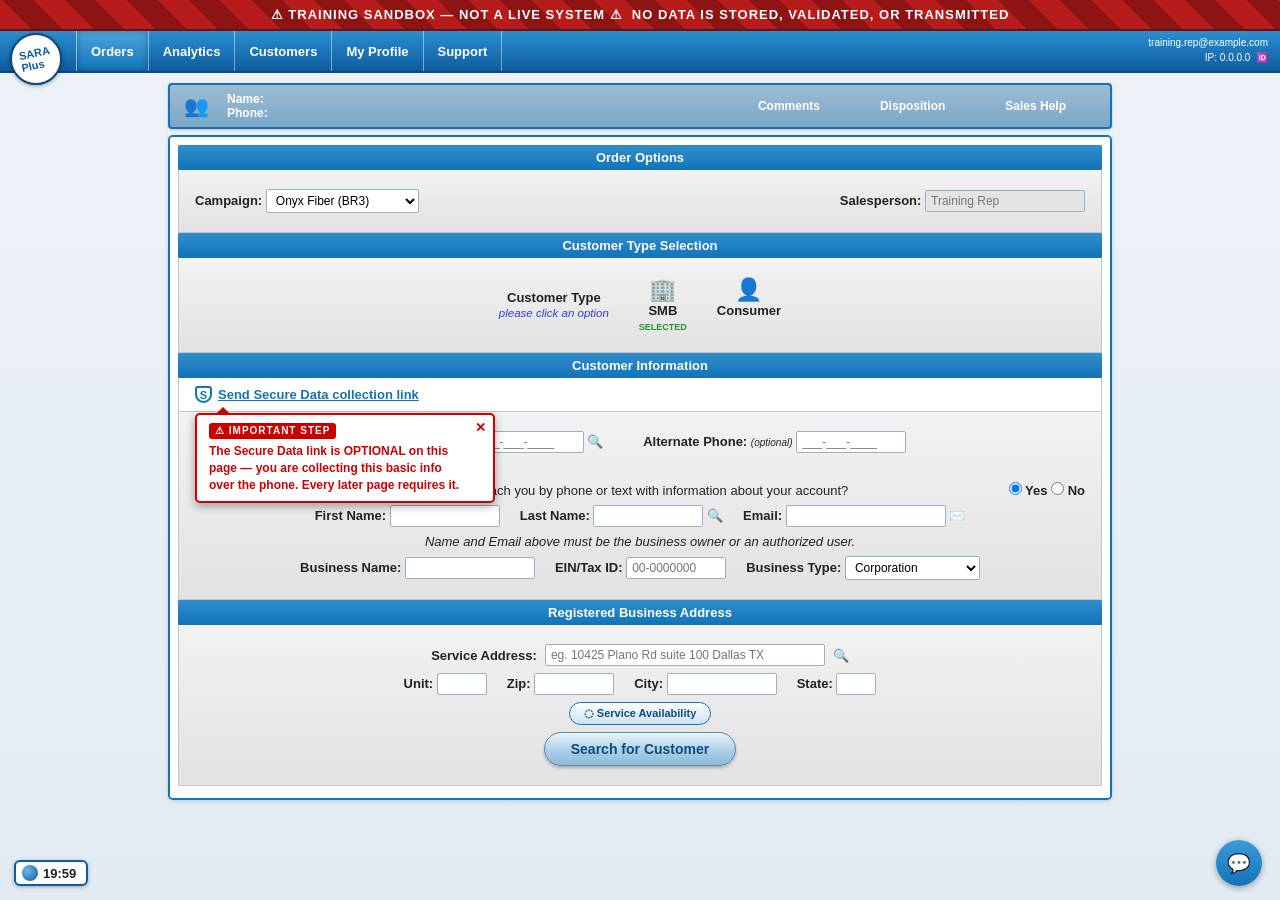
<file: assets/tools/SARA-Plus-Wireless-Order-Training-Simulator.html>
<!DOCTYPE html>
<html lang="en">
<head>
<meta charset="UTF-8">
<meta name="viewport" content="width=device-width, initial-scale=1.0">
<title>SARA Plus — Wireless Order Training Simulator</title>
<style>
  /* ============ BASE ============ */
  * { box-sizing: border-box; margin: 0; padding: 0; }
  body {
    font-family: "Helvetica Neue", Helvetica, Arial, sans-serif;
    font-size: 13px;
    color: #222;
    background: linear-gradient(#eef3f8, #e3ebf2);
    min-height: 100vh;
  }
  a { color: #1273b8; }
  input[type="text"], select {
    border: 1px solid #9ab0c4;
    border-radius: 2px;
    padding: 3px 5px;
    font-size: 12px;
    font-family: inherit;
    background: #fff;
  }
  input[type="text"]:disabled { background: #e4e4e4; color: #777; }
  input:focus, select:focus { outline: 2px solid #8ec8ee; }

  /* ============ TRAINING BANNER ============ */
  .training-banner {
    background: repeating-linear-gradient(45deg, #b71c1c, #b71c1c 22px, #8e1414 22px, #8e1414 44px);
    color: #fff; text-align: center; font-weight: bold; font-size: 13px;
    letter-spacing: 1px; padding: 7px 4px; text-transform: uppercase;
    border-bottom: 2px solid #6d0f0f;
  }

  /* ============ TOP NAV ============ */
  .topnav {
    background: linear-gradient(#2a8fd0, #0d5c9e);
    display: flex; align-items: stretch; height: 42px;
    border-bottom: 2px solid #0a4a80; position: relative;
  }
  .logo {
    background: #fff; border: 2px solid #0a4a80; border-radius: 50%;
    width: 52px; height: 52px; margin: 2px 14px 0 10px; z-index: 2;
    display: flex; align-items: center; justify-content: center;
    font-weight: bold; color: #0d5c9e; font-size: 11px; flex-shrink: 0;
    box-shadow: 0 1px 4px rgba(0,0,0,.35);
  }
  .logo span { transform: rotate(-12deg); }
  .nav-tabs { display: flex; align-items: stretch; }
  .nav-tab {
    color: #fff; font-weight: bold; font-size: 13px;
    padding: 0 14px; display: flex; align-items: center;
    border-left: 1px solid rgba(255,255,255,.45);
    cursor: pointer; user-select: none;
  }
  .nav-tab:last-child { border-right: 1px solid rgba(255,255,255,.45); }
  .nav-tab.active { background: linear-gradient(#4aa6dd, #1273b8); box-shadow: inset 0 0 6px rgba(0,0,0,.3); }
  .nav-tab:hover { background: rgba(255,255,255,.12); }
  .nav-user {
    margin-left: auto; color: #fff; font-size: 10px; text-align: right;
    padding: 4px 12px 0 0; line-height: 1.5;
  }

  /* ============ CUSTOMER HEADER BAR ============ */
  .cust-bar-wrap { max-width: 960px; margin: 10px auto 0; padding: 0 8px; }
  .cust-bar {
    background: linear-gradient(#9dbbd3, #7da7c8);
    border: 2px solid #1273b8; border-radius: 4px;
    display: flex; align-items: center; padding: 7px 14px; gap: 18px;
    color: #fff; font-weight: bold; font-size: 12px;
    box-shadow: 0 1px 3px rgba(0,0,0,.2);
  }
  .cust-id .lbl { color: #fff; }
  .cust-id .val { color: #ffff00; }
  .cust-icon { font-size: 20px; }
  .credit-summary { font-size: 10px; font-weight: bold; line-height: 1.45; color: #fff; display: none; }
  .credit-summary .cs-title { font-size: 11px; }
  .cust-links { margin-left: auto; display: flex; gap: 60px; padding-right: 30px; }
  .cust-links span { cursor: pointer; }
  .cust-links span:hover { text-decoration: underline; }

  /* ============ LAYOUT ============ */
  .layout { max-width: 960px; margin: 6px auto 40px; padding: 0 8px; display: flex; gap: 12px; align-items: flex-start; }
  .main-col { flex: 1; min-width: 0; }
  .main-frame { border: 2px solid #1273b8; border-radius: 5px; background: #fff; overflow: hidden; box-shadow: 0 1px 4px rgba(0,0,0,.15); }
  .att-band {
    background: linear-gradient(#3c79c4, #234f92);
    color: #fff; text-align: center; font-weight: bold; font-size: 14px;
    padding: 6px; letter-spacing: .5px;
  }
  .att-band .globe { display:inline-block; width: 14px; height: 14px; border-radius: 50%; background: radial-gradient(circle at 35% 35%, #bfe3ff, #57a8e8 60%, #2a6db3); vertical-align: -2px; margin-right: 5px; }

  /* Internet / Wireless tabs */
  .svc-tabs { display: flex; }
  .svc-tab {
    flex: 1; text-align: center; font-weight: bold; font-size: 13px;
    padding: 8px 4px; color: #0d4d80; cursor: default;
    background: linear-gradient(#cfe7f7, #9fcdec);
    border: 1px solid #1273b8;
  }
  .svc-tab.wireless { background: linear-gradient(#7fd07f, #3faa44); color: #fff; }
  .svc-tab .gear { display:inline-block; background:#2b7fc2; color:#fff; border-radius:50%; width:16px; height:16px; line-height:16px; font-size:10px; margin-right:5px; }

  /* Stepper */
  .stepper { display: flex; border: 1px solid #aac4d8; margin: 5px 6px; border-radius: 3px; overflow: hidden; background: #fff; }
  .step {
    flex: 1; position: relative; padding: 6px 8px 6px 22px;
    font-size: 12px; color: #999; background: #fff; white-space: nowrap;
  }
  .step:first-child { padding-left: 12px; }
  .step::after {
    content: ""; position: absolute; right: -10px; top: 0; z-index: 2;
    width: 0; height: 0;
    border-top: 13px solid transparent; border-bottom: 13px solid transparent;
    border-left: 10px solid #fff;
    filter: drop-shadow(2px 0 0 #aac4d8);
  }
  .step:last-child::after { display: none; }
  .step.done { color: #333; font-weight: normal; }
  .step.active { color: #0d4d80; font-weight: bold; background: linear-gradient(#fff, #d9edf9); }
  .step.active::after { border-left-color: #d9edf9; }

  /* Content area */
  .content { padding: 8px 8px 12px; background: #fff; }
  .band {
    background: linear-gradient(#2f8ecb, #1273b8);
    color: #fff; font-weight: bold; text-align: center;
    padding: 5px; font-size: 13px; border-radius: 1px;
  }
  .band.sub { background: linear-gradient(#5aa9dd, #2f8ecb); font-size: 12px; }
  .panel { background: linear-gradient(#f2f2f2, #e2e2e2); border: 1px solid #c5c5c5; border-top: none; padding: 12px 16px; }
  .row { display: flex; align-items: center; gap: 8px; margin: 7px 0; flex-wrap: wrap; }
  .row label { font-weight: bold; }
  .center { text-align: center; }
  .note-blue { color: #2b3fd4; font-style: italic; font-size: 11.5px; }
  .note-purple { color: #7a3fd4; }
  .req { color: #c00; }
  .green { color: #1d9b27; font-weight: bold; }
  .orange { color: #e8862a; font-weight: bold; }
  .check { color: #2faa35; font-weight: bold; }

  /* Buttons */
  .pill {
    display: inline-block; background: linear-gradient(#fdfdfd, #cfe2ef);
    border: 1px solid #1273b8; border-radius: 14px;
    color: #0d4d80; font-weight: bold; font-size: 11px;
    padding: 4px 14px; cursor: pointer; font-family: inherit;
  }
  .pill:hover:not(:disabled) { background: linear-gradient(#fff, #b9d8ec); }
  .pill:disabled { opacity: .45; cursor: not-allowed; }
  .pill.selected { background: linear-gradient(#2f8ecb, #1273b8); color: #fff; }
  .nav-btn {
    background: linear-gradient(#e9f4fb, #a8cce6 60%, #8cb9da);
    border: 1px solid #5a89ab; border-radius: 18px;
    color: #0d4d80; font-weight: bold; font-size: 14px;
    padding: 8px 26px; cursor: pointer; font-family: inherit;
    box-shadow: 0 2px 3px rgba(0,0,0,.25);
  }
  .nav-btn:hover:not(:disabled) { background: linear-gradient(#f4fafe, #b9d8ec 60%, #9cc5e2); }
  .nav-btn:disabled { opacity: .45; cursor: not-allowed; }
  .btn-green {
    background: linear-gradient(#8edc8e, #3faa44 60%, #2f8c34);
    border: 1px solid #2a7a2e; border-radius: 18px;
    color: #fff; font-weight: bold; font-size: 14px;
    padding: 8px 26px; cursor: pointer; font-family: inherit;
    text-shadow: 0 1px 1px rgba(0,0,0,.3); box-shadow: 0 2px 3px rgba(0,0,0,.25);
  }
  .btn-green:hover:not(:disabled) { background: linear-gradient(#a0e6a0, #4cba51 60%, #379a3c); }
  .btn-green:disabled { opacity: .5; cursor: not-allowed; }
  .footer-btns { display: flex; justify-content: space-between; padding: 12px 6px 4px; }
  .footer-btns.end { justify-content: flex-end; }

  /* Secure data link */
  .secure-link { display: inline-flex; align-items: center; gap: 6px; font-weight: bold; cursor: pointer; }
  .secure-link .shield {
    display: inline-block; width: 17px; height: 17px; border: 2px solid #1273b8; border-radius: 3px 3px 50% 50%;
    color: #1273b8; font-size: 11px; line-height: 14px; text-align: center; font-weight: bold;
  }
  .secure-link u { color: #1273b8; }

  /* ============ CART ============ */
  .cart-col { width: 215px; flex-shrink: 0; }
  .cart-action { text-align: center; margin-bottom: 6px; }
  .cart { border: 2px solid #0d4d80; background: #fff; border-radius: 2px; box-shadow: 0 1px 4px rgba(0,0,0,.2); }
  .cart .c-band { background: linear-gradient(#2f8ecb, #1273b8); color: #fff; font-weight: bold; text-align: center; font-size: 11px; padding: 3px; border-bottom: 1px solid #fff; }
  .cart .c-band.oid span { color: #ffff00; }
  .cart .c-band.dark { background: linear-gradient(#1d6aa8, #0d4d80); }
  .cart .c-band.line { background: linear-gradient(#7ab4dd, #4a92c6); font-size: 10.5px; }
  .c-item { display: flex; justify-content: space-between; font-size: 10px; padding: 2px 5px 0; font-weight: bold; }
  .c-item .price { color: #1d9b27; }
  .c-item .price.discount { color: #c00; }
  .c-item .price.charge { color: #c00; }
  .c-note { font-size: 8.5px; color: #2b3fd4; padding: 0 5px 3px; line-height: 1.25; }
  .c-total { display: flex; justify-content: space-between; font-size: 10.5px; padding: 3px 5px; border-top: 1px solid #999; }
  .c-total .tl { font-weight: normal; }
  .c-total.grand { font-weight: bold; background: #efefef; }
  .c-total .price { color: #1d9b27; font-weight: bold; }
  .c-foot { font-size: 8px; color: #444; padding: 2px 5px 5px; line-height: 1.3; }

  /* ============ BUILD ORDER LINES ============ */
  .line-card { margin-bottom: 8px; }
  .line-head {
    background: linear-gradient(#2f8ecb, #1273b8); color: #fff;
    display: flex; align-items: center; padding: 4px 8px;
    font-weight: bold; font-size: 12.5px;
  }
  .line-head .gear { background:#7ab4dd; border-radius:50%; width:16px; height:16px; line-height:16px; text-align:center; font-size:10px; margin-right:8px; }
  .line-head .title { flex: 1; text-align: center; }
  .line-head .x { cursor: pointer; font-size: 15px; padding: 0 4px; }
  .line-head .x:hover { color: #ffd0d0; }
  .line-body { background: linear-gradient(#f4f4f4, #e6e6e6); border: 1px solid #c5c5c5; border-top: none; padding: 10px 14px; }
  .dev-btns { text-align: center; margin: 4px 0 8px; }
  .dev-btns .pill { margin: 0 6px; }
  .port-box { border: 1px solid #9ab0c4; border-radius: 6px; padding: 8px 12px; margin: 8px 0; max-width: 480px; }
  .port-grid { display: grid; grid-template-columns: auto 1fr; gap: 6px 8px; align-items: center; margin-top: 6px; }
  .port-grid label { font-weight: bold; text-align: right; }
  .charges-box {
    border: 1px solid #1273b8; border-radius: 3px; background: #fafdff;
    padding: 8px 12px; width: 215px; float: right; margin: 0 0 8px 12px;
    font-size: 11.5px;
  }
  .charges-box h4 { text-align: center; font-size: 12.5px; margin-bottom: 6px; }
  .charges-box .cb-row { display: flex; justify-content: space-between; margin: 3px 0; }
  .charges-box .cb-row .v { color: #2b3fd4; font-weight: bold; }
  .instock {
    background: #f5a623; color: #103a5c; font-weight: bold; padding: 2px 8px;
    border-radius: 2px; font-size: 11px; display: inline-flex; align-items: center; gap: 4px;
  }
  .promo-wrap { margin: 8px 0; }
  .promo-disclosure { font-size: 11px; text-align: center; padding: 8px 24px; line-height: 1.45; }
  .promo-card { margin: 8px 18px; }
  .promo-card .p-band { background: linear-gradient(#8ec6e8, #4a9cd4); color: #fff; font-weight: bold; text-align: center; padding: 3px; font-size: 12px; }
  .promo-card .p-body { text-align: center; font-size: 11.5px; padding: 6px 14px; }
  .promo-card .p-chk { font-size: 11px; margin: 4px 0; }
  .promo-card .p-link { font-size: 10.5px; }
  .placeholder-text {
    background: #fff8d6; border: 1px dashed #c9a227; color: #7a6210;
    padding: 6px 10px; font-style: italic; font-size: 11px; border-radius: 3px;
    display: inline-block; margin: 3px 0;
  }
  .add-line-band { background: linear-gradient(#2f8ecb, #1273b8); height: 16px; }
  .add-line-row { text-align: center; padding: 8px; background: linear-gradient(#f4f4f4, #e6e6e6); border: 1px solid #c5c5c5; border-top: none; }
  .show-info { font-size: 11px; font-weight: bold; }

  /* misc */
  .screen { display: none; }
  .screen.visible { display: block; }
  .status-banner-green {
    background: linear-gradient(#8edc8e, #3faa44); color: #fff; font-weight: bold;
    text-align: center; padding: 4px; font-size: 12.5px; text-decoration: underline;
    border: 1px solid #2a7a2e; margin-bottom: 2px;
  }
  .notice-yellow { background: #fdf6c9; border: 1px solid #e0d27a; text-align: center; font-weight: bold; padding: 7px; font-size: 12px; }
  .notice-complete {
    background: #0b3050; border: 1px solid #082238; color: #39e639;
    text-align: center; font-weight: bold; text-decoration: underline;
    padding: 7px; font-size: 12.5px;
  }
  .notice-orange { background: #f5a623; color: #5a3a00; font-weight: bold; font-size: 11.5px; padding: 6px 10px; display: inline-block; }
  .conf-grid { display: grid; grid-template-columns: 1fr 1fr; gap: 4px 20px; padding: 8px 14px; background: linear-gradient(#f4f4f4,#e9e9e9); border: 1px solid #c5c5c5; border-top: none; }
  .conf-grid .cg { font-weight: bold; }
  .conf-grid .cg span { color: #2b3fd4; }
  .sum-line-body { background: linear-gradient(#f4f4f4,#e9e9e9); border: 1px solid #c5c5c5; border-top: none; padding: 6px 30px; }
  .sum-line-body div { margin: 3px 0; font-weight: bold; }
  .sum-line-body div span { color: #2b3fd4; }

  /* ============ SEARCH RESULTS GRID ============ */
  .results-grid { width: 100%; border-collapse: collapse; margin-top: 10px; background: #fff; font-size: 12px; }
  .results-grid td { border: 1px solid #b5c4d0; padding: 5px 8px; }
  .results-grid tr.rg-head td { background: #dfe6ec; font-weight: bold; }
  .lock-val { color: #2b3fd4; font-weight: bold; }

  /* ============ SERVICES AVAILABLE MODAL ============ */
  .modal-overlay {
    position: fixed; inset: 0; background: rgba(70,70,70,.55); z-index: 200;
    display: flex; align-items: flex-start; justify-content: center; padding-top: 60px;
  }
  .svc-modal {
    width: 700px; max-width: 94vw; max-height: 85vh; overflow: auto;
    background: #cdd6de; border: 1px solid #6a7b88; box-shadow: 0 6px 30px rgba(0,0,0,.5);
  }
  .svc-title {
    background: linear-gradient(#7193ab, #52768f); color: #fff; font-weight: bold;
    font-size: 12.5px; padding: 5px 10px; display: flex; align-items: center; gap: 6px;
  }
  .svc-title .svc-x {
    margin-left: auto; cursor: pointer; background: #e8edf1; color: #333;
    border: 1px solid #888; padding: 0 6px; font-size: 11px; font-weight: bold;
  }
  .svc-inner { padding: 10px 12px; }
  .svc-addr { background: #fff; border: 1px solid #999; text-align: center; font-weight: bold; font-size: 12.5px; padding: 5px; margin-bottom: 10px; line-height: 1.5; }
  .svc-band { background: linear-gradient(#2f8ecb, #1273b8); color: #fff; font-weight: bold; padding: 4px 8px; font-size: 12.5px; }
  .svc-band.voice { background: linear-gradient(#f5a623, #e08c00); }
  .svc-row { background: #fff; border: 1px solid #999; border-top: none; padding: 6px 8px; font-size: 12px; }
  .svc-table { width: 100%; border-collapse: collapse; background: #fff; font-size: 12px; border: 1px solid #999; border-top: none; }
  .svc-table th, .svc-table td { border-bottom: 1px solid #ccc; padding: 5px 8px; text-align: left; }
  .svc-table th { border-bottom: 2px solid #555; }
  .svc-table .pr { text-align: right; white-space: nowrap; }
  .svc-foot { background: #fff; border: 1px solid #999; border-top: none; text-align: right; font-style: italic; font-size: 10.5px; padding: 3px 8px; }

  /* ============ TRAINING COACH TIPS ============ */
  .coach-tip {
    position: absolute; z-index: 99; max-width: 300px;
    background: #fff; border: 2px solid #c00; border-radius: 5px;
    padding: 8px 26px 8px 12px; box-shadow: 0 3px 10px rgba(0,0,0,.35);
    color: #c00; font-weight: bold; font-size: 12px; line-height: 1.4;
    animation: coachIn .25s ease-out;
  }
  @keyframes coachIn { from { opacity: 0; transform: translateY(-6px); } to { opacity: 1; transform: none; } }
  .coach-tip .ct-label {
    display: block; width: max-content; font-size: 10px; letter-spacing: 1px;
    background: #c00; color: #fff; padding: 1px 6px; border-radius: 3px; margin-bottom: 4px;
  }
  .coach-tip .ct-x { position: absolute; top: 4px; right: 7px; cursor: pointer; color: #c00; font-weight: bold; font-size: 13px; }
  .coach-tip::before {
    content: ""; position: absolute; top: -8px; left: 18px;
    border-left: 8px solid transparent; border-right: 8px solid transparent; border-bottom: 8px solid #c00;
  }

  .timer-chip {
    position: fixed; bottom: 14px; left: 14px; background: #fff; border: 2px solid #0d5c9e;
    border-radius: 6px; padding: 3px 10px 3px 6px; font-weight: bold; font-size: 13px;
    box-shadow: 0 1px 4px rgba(0,0,0,.3); display: flex; align-items: center; gap: 5px;
  }
  .timer-chip .dot { width: 16px; height: 16px; border-radius: 50%; background: radial-gradient(circle at 35% 35%, #6cb6e8, #0d5c9e); }
  .chat-bubble {
    position: fixed; bottom: 14px; right: 18px; width: 46px; height: 46px; border-radius: 50%;
    background: linear-gradient(#3c9bd8, #1273b8); box-shadow: 0 2px 6px rgba(0,0,0,.35);
    display: flex; align-items: center; justify-content: center; color: #fff; font-size: 19px;
  }
</style>
</head>
<body>

<div class="training-banner">⚠ Training Sandbox — Not a Live System ⚠ &nbsp;No data is stored, validated, or transmitted</div>

<div class="topnav">
  <div class="logo"><span>SARA<br>Plus</span></div>
  <div class="nav-tabs">
    <div class="nav-tab active" id="navOrders">Orders</div>
    <div class="nav-tab">Analytics</div>
    <div class="nav-tab">Customers</div>
    <div class="nav-tab">My Profile</div>
    <div class="nav-tab">Support</div>
  </div>
  <div class="nav-user">training.rep@example.com<br>IP: 0.0.0.0 &nbsp;🆔</div>
</div>

<div class="cust-bar-wrap">
  <div class="cust-bar">
    <div class="cust-icon">👥</div>
    <div class="cust-id">
      <div><span class="lbl">Name: </span><span class="val" id="hdrName"></span></div>
      <div><span class="lbl">Phone: </span><span class="val" id="hdrPhone"></span></div>
    </div>
    <div class="credit-summary" id="creditSummary">
      <div class="cs-title">◎ Credit Summary</div>
      <div>BAN: 287361926636</div>
      <div>Order #: 99-100000078009750</div>
      <div>Credit Reference #: 511177243004</div>
      <div>Dealer Code: 8VWYU</div>
      <div>FAN: 67069358</div>
    </div>
    <div class="cust-links">
      <span>Comments</span><span>Disposition</span><span>Sales Help</span>
    </div>
  </div>
</div>

<div class="layout">
  <div class="main-col">
    <div class="main-frame">
      <div class="att-band" id="attBand"><span class="globe"></span>AT&amp;T</div>
      <div class="svc-tabs" id="svcTabs">
        <div class="svc-tab">Internet</div>
        <div class="svc-tab wireless"><span class="gear">⚙</span>Wireless</div>
      </div>
      <div class="stepper" id="stepper">
        <div class="step" id="step0">Account Option</div>
        <div class="step" id="step1">Business Verification</div>
        <div class="step" id="step2">Build Order</div>
        <div class="step" id="step3">Summary</div>
      </div>
      <div class="content">

        <!-- ============ SCREEN 1: CUSTOMER INFORMATION ============ -->
        <div class="screen" id="screen-1">
          <div class="band">Order Options</div>
          <div class="panel">
            <div class="row" style="justify-content:space-between;">
              <span><label>Campaign: </label>
                <select id="inCampaign"><option>Onyx Fiber (BR3)</option><option>SBS Onyx Fiber (BR3)</option></select>
              </span>
              <span><label>Salesperson: </label>
                <input type="text" value="Training Rep" disabled class="perm-dis" style="width:160px;">
              </span>
            </div>
          </div>
          <div class="band">Customer Type Selection</div>
          <div class="panel center">
            <div class="row" style="justify-content:center; gap:30px;">
              <span><label>Customer Type</label><br><span class="note-blue" style="font-style:italic;">please click an option</span></span>
              <span id="typeSMB" style="cursor:pointer; text-align:center;">
                <span style="font-size:22px;">🏢</span><br><b>SMB</b><br><span class="green" id="smbSel" style="font-size:9px;">SELECTED</span>
              </span>
              <span id="typeConsumer" style="cursor:pointer; text-align:center;">
                <span style="font-size:22px;">👤</span><br><b>Consumer</b><br><span class="green" id="consSel" style="font-size:9px; visibility:hidden;">SELECTED</span>
              </span>
            </div>
          </div>
          <div class="band">Customer Information</div>
          <div class="panel" style="background:#fff; padding:8px 16px;">
            <span class="secure-link" id="secureLink1"><span class="shield">S</span><u>Send Secure Data collection link</u><span class="check" id="secureSent1" style="display:none;">&nbsp;✓ Link sent</span></span>
          </div>
          <div class="panel">
            <div class="row" style="justify-content:center; gap:40px;">
              <span><label>Primary Phone: </label><input type="text" id="inPhone" placeholder="___-___-____" style="width:110px;"> 🔍</span>
              <span><label>Alternate Phone: </label><span style="font-size:10px; font-style:italic;">(optional)</span> <input type="text" placeholder="___-___-____" style="width:110px;"></span>
            </div>
            <div class="row"><label>Read to Customer:</label></div>
            <div class="row" style="justify-content:space-between;">
              <span>May the service provider use your contact info to reach you by phone or text with information about your account?</span>
              <span><label><input type="radio" name="contactok" checked> Yes</label> <label><input type="radio" name="contactok"> No</label></span>
            </div>
            <div class="row" style="justify-content:center; gap:20px;">
              <span><label>First Name: </label><input type="text" id="inFirst" style="width:110px;"></span>
              <span><label>Last Name: </label><input type="text" id="inLast" style="width:110px;"> 🔍</span>
              <span><label>Email: </label><input type="text" id="inEmail" style="width:160px;"> ✉️</span>
            </div>
            <div class="row center" style="justify-content:center;"><i>Name and Email above must be the business owner or an authorized user.</i></div>
            <div class="row" style="justify-content:center; gap:20px;">
              <span><label>Business Name: </label><input type="text" id="inBizName" style="width:130px;"></span>
              <span><label>EIN/Tax ID: </label><input type="text" id="inEin" placeholder="00-0000000" maxlength="10" style="width:100px;"></span>
              <span><label>Business Type: </label>
                <select><option>Corporation</option><option>LLC</option><option>Sole Proprietorship</option><option>Partnership</option><option>Non-Profit</option></select>
              </span>
            </div>
          </div>
          <div class="band" id="bandAddr">Registered Business Address</div>
          <div class="panel">
            <div class="row" style="justify-content:center;">
              <label>Service Address: </label><input type="text" id="inAddr" placeholder="eg. 10425 Plano Rd suite 100 Dallas TX" style="width:280px;"> 🔍<span class="check" id="addrCheck" style="display:none;">&nbsp;✔</span>
            </div>
            <div class="row" style="justify-content:center; gap:20px;">
              <span><label>Unit: </label><input type="text" id="inUnit" style="width:50px;"></span>
              <span><label>Zip: </label><input type="text" id="inZip" style="width:80px;"></span>
              <span><label>City: </label><input type="text" id="inCity" style="width:110px;"><span class="lock-val" id="cityLock" style="display:none;"></span></span>
              <span><label>State: </label><input type="text" id="inState" style="width:40px;"><span class="lock-val" id="stateLock" style="display:none;"></span></span>
            </div>
            <div class="row" style="justify-content:center;"><button class="pill" type="button" id="btnSvcAvail">◌ Service Availability</button></div>
            <div class="row" style="justify-content:center; display:none;" id="editCustRow"><button class="pill" type="button" id="btnEditCust">Edit Customer Data</button></div>
            <div class="row" style="justify-content:center;">
              <button class="nav-btn" id="btnSearchCustomer">Search for Customer</button>
            </div>
            <div class="row center" style="justify-content:center; color:#c00; font-weight:bold; display:none;" id="s1Err"></div>
            <div id="searchResults" style="display:none;">
              <table class="results-grid">
                <tr class="rg-head"><td style="width:60px;"></td><td>Customer Name</td><td>Address</td><td>Phone</td><td>Date Entered</td><td>Credit Run</td></tr>
                <tr>
                  <td><button class="pill" type="button" id="btnSelectCust">Select</button></td>
                  <td>NEW CUSTOMER</td>
                  <td id="rgAddr"></td>
                  <td id="rgPhone"></td>
                  <td id="rgDate"></td>
                  <td></td>
                </tr>
              </table>
            </div>
          </div>
          <div id="selectAccountBlock" style="display:none;">
            <div class="band">Select Account</div>
            <div class="panel center">
              <div class="row" style="justify-content:center;">
                <label>Vendor Account: </label>
                <select style="max-width:360px;"><option>FFL-1801829838-RES-FFL-ZMLB6-SBS-C - RSI -</option></select>
              </div>
              <div class="row" style="justify-content:center;">
                <button class="btn-green" id="btnBuildOffer">Build Sales Offer</button>
              </div>
            </div>
          </div>
        </div>

        <!-- ============ SCREEN 2: ACCOUNT OPTION ============ -->
        <div class="screen" id="screen-2">
          <div class="panel" style="border-top:1px solid #c5c5c5; text-align:center; padding:28px 16px;">
            <button class="btn-green" id="btnNewAccount" style="font-size:16px; padding:10px 44px;">NEW ACCOUNT</button>
            <div class="green" id="newAcctSel" style="visibility:hidden; margin-top:6px;">✓ New Account selected</div>
          </div>
          <div class="footer-btns">
            <button class="pill" type="button">Clear Mobile Selection</button>
            <button class="nav-btn" data-next="3">Next &nbsp;&gt;&gt;&gt;</button>
          </div>
        </div>

        <!-- ============ SCREEN 3: BUSINESS VERIFICATION ============ -->
        <div class="screen" id="screen-3">
          <div class="band">Business Verification</div>
          <div class="panel">
            <div class="row center" style="justify-content:center;"><b>Verify business name and address on two specific internet-screening sites.</b></div>
            <div class="row" style="justify-content:center;">
              <label style="width:80px;">Source 1:</label>
              <select id="src1" style="width:200px;"><option>Select a source</option><option>Google</option><option>Secretary of State Business Search</option><option>Hoovers</option><option>YP.com</option><option>D&amp;B</option><option>BBB.org</option><option>Yelp Business</option></select>
              <a href="javascript:void(0)" id="srcLink1" style="display:none; margin-left:30px; font-weight:bold;">Click here to use source and validate</a>
            </div>
            <div class="row" style="justify-content:center;">
              <label style="width:80px;">Source 2:</label>
              <select id="src2" style="width:200px;"><option>Select a source</option><option>Google</option><option>Secretary of State Business Search</option><option>Hoovers</option><option>YP.com</option><option>D&amp;B</option><option>BBB.org</option><option>Yelp Business</option></select>
              <a href="javascript:void(0)" id="srcLink2" style="display:none; margin-left:30px; font-weight:bold;">Click here to use source and validate</a>
            </div>
            <div style="font-size:11px; margin:10px 0 0 40px; line-height:2;">
              <div><label><input type="checkbox"> Was the applicant's purchase authority confirmed via phone call to the number found in the online business directory (ex: Hoovers, YP.com, D&amp;B)</label></div>
              <div><label><input type="checkbox"> Was a secondary identification verified (ex: business license, article of incorporation, federal tax ID certificate, etc.)?</label></div>
              <div><label><i><input type="checkbox"> Business Authority and/or Identity validation is unable to be completed. Order cannot be completed at this time.</i></label></div>
            </div>
          </div>
          <div class="footer-btns">
            <button class="nav-btn" data-prev="2">&lt;&lt;&lt; Previous</button>
            <button class="nav-btn" data-next="4">Next &nbsp;&gt;&gt;&gt;</button>
          </div>
        </div>

        <!-- ============ SCREEN 4: CREDIT CHECK ============ -->
        <div class="screen" id="screen-4">
          <div class="band">AT&amp;T Wireless Lines</div>
          <div class="panel">
            <div class="row" style="justify-content:center;">
              <label>Wireless Lines Requested: </label>
              <select><option>1</option><option>2</option><option>3</option><option>4</option><option selected>5</option></select>
            </div>
            <div class="row center note-blue" style="justify-content:center;">Please select the max number of lines the customer has requested.</div>
            <div class="row" style="justify-content:center;"><b>Do you have any existing numbers to be ported on today's order?</b></div>
            <div class="row" style="justify-content:center;">
              <label><input type="radio" name="ccport" checked> Yes</label> <label><input type="radio" name="ccport"> No</label>
            </div>
            <div class="row center" style="justify-content:center; color:#2b3fd4;"><i>At least one line <b>must</b> be ported in order to complete the order.</i></div>
            <div class="row" style="justify-content:center; gap:30px;">
              <span><label>Contact Phone: <span class="req">*</span> </label><input type="text" id="ccPhone" style="width:110px;"></span>
              <span><label>Email Address: <span class="req">*</span> </label><input type="text" id="ccEmail" style="width:190px;"> ✉️</span>
            </div>
            <div class="row" style="justify-content:flex-start; gap:14px;">
              <label>Billing Preference:</label>
              <label><input type="radio" name="ccbill" checked> English</label>
              <label><input type="radio" name="ccbill"> Spanish</label>
            </div>
            <div class="row"><label style="font-weight:normal;"><input type="checkbox"> Use a different Billing/Previous address (this is not common)</label></div>
          </div>
          <div class="band">Personal Information</div>
          <div class="panel">
            <div class="row"><b>You must read the statements below to the customer verbatim:</b></div>
            <div class="row" style="justify-content:center;">
              <span class="placeholder-text" id="ccScript">[ PLACEHOLDER — insert your approved verbatim credit-consent script here ]</span>
            </div>
            <div class="row" style="justify-content:center; gap:14px;">
              <b>"Is that okay?"</b>
              <label><input type="radio" name="ccok" id="ccokYes"> Yes</label>
              <label><input type="radio" name="ccok" checked> No</label>
            </div>
          </div>
          <div id="ccExtra" style="display:none;">
            <div class="panel" style="border-top:none;">
              <div class="row">
                <span class="secure-link" id="secureLink4"><span class="shield">S</span><u>Refresh Secure Data collection</u><span class="check" id="secure4Ok" style="display:none;">&nbsp;✔</span></span>
                <i>Link sent. Customer must validate.</i>
                <label>PIN: </label><input type="text" id="ccPin" style="width:60px;">
                <button class="pill" type="button" id="btnValidatePin">Validate Pin</button>
                <span class="check" id="pinOk" style="display:none;">✓ Validated</span>
              </div>
            </div>
            <div class="band">Secure Passcode</div>
            <div class="panel">
              <div class="row center" style="display:block;">
                In order to keep the customer's AT&amp;T account as secure as possible, a passcode is required to be created.<br>
                Please enter and confirm your passcode below.<br>
                <i>Your passcode must be between 4 and 8 digits long (numbers only).</i>
              </div>
              <div class="row" style="justify-content:center; gap:16px;">
                <span><label>Enter: </label><input type="text" style="width:70px;"></span>
                <span><label>Confirm: </label><input type="text" style="width:70px;"></span>
              </div>
            </div>
            <div class="band">Birthdate</div>
            <div class="panel center">
              <div class="row" style="justify-content:center;">AT&amp;T requires a Date of Birth be collected for all customers.</div>
              <div class="row" style="justify-content:center;">
                <input type="text" placeholder="MM" style="width:36px;"> / <input type="text" placeholder="DD" style="width:36px;"> / <input type="text" placeholder="YYYY" style="width:56px;">
              </div>
            </div>
            <div class="band">Identification Information</div>
            <div class="panel">
              <div class="port-grid" style="max-width:380px; margin:0 auto;">
                <label>Tax ID:</label><span><input type="text" value="******6608" disabled style="width:110px;"></span>
                <label>Photo ID Type:</label><span><select><option>Driver's License</option><option>State ID</option><option>Passport</option><option>Military ID</option></select></span>
                <label>ID Number:</label><span><input type="text" style="width:130px;"></span>
                <label>Issuing Authority:</label><span><select><option>Select</option><option>CA</option><option>TX</option><option>AZ</option><option>NV</option><option>FL</option><option>NY</option></select></span>
                <label>Expiration Date:</label>
                <span>
                  <select><option>Select</option><option>01</option><option>02</option><option>03</option><option>04</option><option>05</option><option>06</option><option>07</option><option>08</option><option>09</option><option>10</option><option>11</option><option>12</option></select> /
                  <select><option>Select</option><option>01</option><option>05</option><option>10</option><option>15</option><option>20</option><option>25</option><option>28</option></select> /
                  <select><option>Select</option><option>2026</option><option>2027</option><option>2028</option><option>2029</option><option>2030</option><option>2031</option></select>
                </span>
              </div>
            </div>
          </div>
          <div class="row center" style="justify-content:center; color:#c00; font-weight:bold; display:none;" id="gateHint4">Select "Yes" and click "Refresh Secure Data collection" to continue.</div>
          <div class="footer-btns">
            <button class="nav-btn" data-prev="3">&lt;&lt;&lt; Previous</button>
            <button class="nav-btn" data-next="5">Next &nbsp;&gt;&gt;&gt;</button>
          </div>
        </div>

        <!-- ============ SCREEN 5: ID AUTHENTICATION ============ -->
        <div class="screen" id="screen-5">
          <div class="band">Photo ID Authentication</div>
          <div class="panel center" style="background:#fff;">
            <div>AT&amp;T is requiring additional ID Authentication to continue with this order.</div>
            <div><a href="javascript:void(0)">What is ID Authentication?</a></div>
          </div>
          <div class="band">Automated ID Authentication</div>
          <div class="panel">
            <div class="row center" style="display:block;">An automated ID authentication requires a mobile phone number or an email where the customer can receive an SMS text message or an email.</div>
            <div class="row" style="justify-content:center;">
              <label>Mobile Phone Number: </label><input type="checkbox" id="idaMobChk" checked> <input type="text" id="idaMob" style="width:120px;">
            </div>
            <div class="row" style="justify-content:center;">
              <label>Email Address: </label><input type="checkbox" id="idaEmailChk"> <input type="text" id="idaEmail" style="width:190px;" disabled> ✉️
            </div>
            <div class="row" style="justify-content:center;">
              <button class="pill" type="button" id="btnSendIdAuth">Send ID Authentication Link</button>
            </div>
            <div class="row center green" id="idaSent" style="display:none; justify-content:center;">✓ ID Authentication Link sent — customer verified (training)</div>
          </div>
          <div class="row center" style="justify-content:center; color:#c00; font-weight:bold; display:none;" id="gateHint5">Click "Send ID Authentication Link" to continue — the customer must complete this on their end.</div>
          <div class="footer-btns">
            <button class="nav-btn" data-prev="4">&lt;&lt;&lt; Previous</button>
            <button class="nav-btn" data-next="6">Next &nbsp;&gt;&gt;&gt;</button>
          </div>
        </div>

        <!-- ============ SCREEN 6: BUSINESS AGREEMENT ============ -->
        <div class="screen" id="screen-6">
          <div class="band">AT&amp;T Mobile Business Agreement</div>
          <div class="panel" style="background:#fff; padding:8px 16px;">
            <span class="secure-link" id="secureLink6"><span class="shield">S</span><u>Refresh Secure Data collection</u><span class="check" id="agreeCheck" style="display:none;">&nbsp;✔</span></span>
            <div id="agreeDoneLine" style="display:none; text-align:center; font-weight:bold; margin-top:8px;">AT&amp;T Mobile Business Agreement has been completed by the Customer.</div>
            <hr style="border:none; border-top:1px solid #1273b8; margin:10px 0 0;">
          </div>
          <div class="panel center" style="padding:18px 16px;">
            <div style="font-style:italic; margin-bottom:14px;">AT&amp;T Mobile Business Agreement is completed by the customer.</div>
            <div style="font-style:italic; margin-bottom:20px;">This page will auto refresh until customer has completed the agreement process.</div>
            <div style="font-size:15px;"><b>AT&amp;T Mobile Business Agreement Status:</b> &nbsp;<span id="agreeStatus" style="color:#555;">Pending</span></div>
          </div>
          <div class="row center" style="justify-content:center; color:#c00; font-weight:bold; display:none;" id="gateHint6">Click "Refresh Secure Data collection" to complete the agreement before continuing.</div>
          <div class="footer-btns">
            <button class="nav-btn" data-prev="5">&lt;&lt;&lt; Previous</button>
            <button class="nav-btn" data-next="7">Next &nbsp;&gt;&gt;&gt;</button>
          </div>
        </div>

        <!-- ============ SCREEN 7: BUILD ORDER ============ -->
        <div class="screen" id="screen-7">
          <div id="linesContainer"></div>
          <div class="add-line-band"></div>
          <div class="add-line-row">
            <button class="pill" type="button" id="btnAddLine" style="font-size:13px; padding:5px 20px;">Add Line</button>
            <div class="note-blue" id="maxLineNote" style="display:none; margin-top:4px;">Maximum of 4 lines reached.</div>
          </div>
          <div class="footer-btns">
            <button class="nav-btn" data-prev="6">&lt;&lt;&lt; Previous</button>
            <button class="nav-btn" data-next="8">Next &nbsp;&gt;&gt;&gt;</button>
          </div>
        </div>

        <!-- ============ SCREEN 8: SUMMARY ============ -->
        <div class="screen" id="screen-8">
          <div class="band">Wireless Summary &amp; Finalization</div>
          <div id="summaryHead" class="conf-grid"></div>
          <div id="summaryLines"></div>
          <div class="footer-btns">
            <button class="nav-btn" data-prev="7">&lt;&lt;&lt; Previous</button>
            <span class="note-blue" style="align-self:center;">Use the green <b>Finalize &gt;&gt;&gt;</b> button at the top of the cart to continue.</span>
          </div>
        </div>

        <!-- ============ SCREEN 9: PAYMENT ============ -->
        <div class="screen" id="screen-9">
          <div class="band">Payment Information</div>
          <div class="panel" style="background:#fff;">
            <div class="row"><b style="text-decoration:underline;">Today's Charges:</b> <span style="color:#2b3fd4; font-weight:bold;">$0.00</span></div>
            <div class="row">
              <span class="secure-link" id="secureLink9"><span class="shield">S</span><u>Refresh Secure Data collection</u></span>
              <span id="paySpin">◌</span>
              <i id="payMsg">Customer has started. Page will auto load when customer is finished.</i>
            </div>
            <div class="row"><span class="notice-orange">Secure Data is required based on current dealer settings.</span></div>
            <div class="row" style="justify-content:center;">There is no payment required at this time for this order.</div>
          </div>
          <div class="band">Autopay/Paperless Billing Setup</div>
          <div class="panel">
            <div class="row"><b style="text-decoration:underline;">AT&amp;T Wireless:</b> <span class="orange" id="autopayStatus">Not started yet</span></div>
            <div class="row" style="gap:14px;">
              <label>Card Number <span style="font-weight:normal; font-size:10px;">(training dummy — type anything)</span>:</label>
              <input type="text" style="width:150px;">
              <label>Exp:</label><input type="text" placeholder="MM/YY" style="width:55px;">
              <label>Zip:</label><input type="text" style="width:60px;">
            </div>
          </div>
          <div class="row center" style="justify-content:center; color:#c00; font-weight:bold; display:none;" id="gateHint9">Click "Refresh Secure Data collection" before processing the order.</div>
          <div class="footer-btns">
            <button class="nav-btn" data-prev="8">&lt;&lt;&lt; Previous</button>
            <span class="note-blue" style="align-self:center;">Use the green <b>Process Order &gt;&gt;&gt;</b> button at the top of the cart to submit.</span>
          </div>
        </div>

        <!-- ============ SCREEN 10: CONFIRMATION ============ -->
        <div class="screen" id="screen-10">
          <div class="status-banner-green">Your order has been successfully submitted. Please click the 'Orders' button above to start a new order</div>
          <div class="band">Customer Information</div>
          <div id="confCustomer" class="conf-grid"></div>
          <div class="band">Services Ordered<br><span style="font-weight:normal; font-size:11px;">⊜ AT&amp;T</span></div>
          <div id="confOrderHead" class="conf-grid"></div>
          <div class="notice-yellow" id="mobilityNotice">Mobility order is not yet complete. The customer must check their email and read and sign the Terms and Conditions.</div>
          <div id="confLines"></div>
        </div>

      </div><!-- /content -->
    </div><!-- /main-frame -->
  </div><!-- /main-col -->

  <!-- ============ CART ============ -->
  <div class="cart-col" id="cartCol">
    <div class="cart-action" id="cartAction"></div>
    <div class="cart">
      <div class="c-band oid">Order ID: &nbsp;<span>DSI215736254</span></div>
      <div class="c-band">Shopping Cart</div>
      <div id="cartBody"></div>
    </div>
  </div>
</div><!-- /layout -->

<!-- Services Available modal -->
<div class="modal-overlay" id="svcModal" style="display:none;">
  <div class="svc-modal">
    <div class="svc-title"><span class="globe" style="display:inline-block;width:13px;height:13px;border-radius:50%;background:radial-gradient(circle at 35% 35%, #bfe3ff, #57a8e8 60%, #2a6db3);"></span>Services Available<span class="svc-x" id="svcClose" title="Close">✕</span></div>
    <div class="svc-inner">
      <div class="svc-addr" id="svcAddrBox"></div>
      <div class="svc-band">⊜ AT&amp;T Wireless</div>
      <div class="svc-row">All AT&amp;T Wireless packages are available</div>
      <div class="svc-row">📱 📋</div>
      <div style="height:10px;"></div>
      <div class="svc-band">⊜ AT&amp;T Internet</div>
      <table class="svc-table">
        <tr><th>Offer Name</th><th>Description</th><th class="pr">Full Price</th><th class="pr">Promo Price</th></tr>
        <tr><td>AT&amp;T Internet for Business - Business Fiber 5000s</td><td>5 Gig up/down</td><td class="pr">$285.00</td><td class="pr">$285.00*</td></tr>
        <tr><td>AT&amp;T Internet for Business - Business Fiber 2000s</td><td>2 Gig up/down</td><td class="pr">$185.00</td><td class="pr">$185.00*</td></tr>
        <tr><td>AT&amp;T Internet for Business - Business Fiber 1000s</td><td>1 Gig up/down</td><td class="pr">$120.00</td><td class="pr">$120.00*</td></tr>
        <tr><td>AT&amp;T Internet for Business - Business Fiber 500s</td><td>500 Mbps up/down</td><td class="pr">$90.00</td><td class="pr">$90.00*</td></tr>
        <tr><td>AT&amp;T Internet for Business - Business Fiber 300s</td><td>300 Mbps up/down</td><td class="pr">$60.00</td><td class="pr">$60.00*</td></tr>
      </table>
      <div class="svc-foot">* Price after $10/mo. AutoPay and paperless billing discount (within 2 bills)</div>
      <div style="height:10px;"></div>
      <div class="svc-band voice">⊜ AT&amp;T Voice</div>
      <div class="svc-row">AT&amp;T Voice packages are available</div>
    </div>
  </div>
</div>

<div class="timer-chip"><span class="dot"></span><span id="timer">0:00</span></div>
<div class="chat-bubble">💬</div>

<script>
(function () {
  'use strict';

  /* =====================================================================
     TRAINING COACH MESSAGES — EDIT THE WORDING HERE.
     Each message pops up in red the FIRST time the rep reaches that step
     in an order (they reset when a new order is started via "Orders").
     Delete a line to turn that tip off entirely.
     ===================================================================== */
  var COACH = {
    secure1:   'The Secure Data link is OPTIONAL on this page — you are collecting this basic info over the phone. Every later page requires it.',
    campaign:  'You must select the "SBS Onyx Fiber (BR3)" campaign to continue with this order.',
    ein:       'EIN must be 9 digits in the format 00-0000000 (ex: 91-1259456). It will format automatically as you type.',
    bizname:   'Extremely important this matches the EXACT registered business name, Including "LLC" at the end.',
    svcAvail:  'Click here to see if Business Fiber is available for this customer.',
    verifySource: 'Follow these links to confirm their business is active. If a flag happens, it\'s important that this step was followed.',
    secure4:   'Click here, the customer will receive a link with verification pin, you\'ll enter it here to continue.',
    idauth:    'Send the ID Authentication link — the customer must receive and complete it on their phone or email before you can continue. They will receive a link to scan their ID or Passport.',
    agreement: 'Click "Refresh Secure Data collection" until the agreement status shows Completed. The customer signs on their end.',
    payplan:   'Always select "AT&amp;T Installment Plan".',
    addport:   'Now click Add Port, then Configure to select all promotions.',
    imei:      'Make sure you have these numbers saved somewhere else in case you need them again.',
    promos:    'Review BOTH promotions with the customer and check each "I understand" box before clicking Close.',
    payment:   'Click "Refresh Secure Data collection" and wait for the customer to finish on their end before processing the order.',
    tnc:       'Final step, Customer must go to email to sign "Terms and Conditions". Your order is not complete until this step is done.'
  };

  /* ================= STATE ================= */
  var DEFAULT_PHONES = ['', '858-868-1660', '949-842-1207', '951-551-7070'];
  var BYOD_DEVICES   = ['Apple iPhone 16 Plus', 'Apple iPhone 16 Plus', 'Apple iPhone 15 A2846', 'Apple iPhone 15 A2846'];
  var SHIP_DEVICE_GROUPS = {
    'Apple': [
      'iPhone 17 Pro Max 2TB - Offer Available',
      'iPhone 17 Pro Max 1TB - Offer Available',
      'iPhone 17 Pro Max 512GB - Offer Available',
      'iPhone 17 Pro Max 256GB - Offer Available',
      'iPhone 17 Pro 1TB - Offer Available',
      'iPhone 17 Pro 512GB - Offer Available',
      'iPhone 17 Pro 256GB - Offer Available',
      'iPhone 17 512GB - Offer Available',
      'iPhone 17 256GB - Offer Available'
    ],
    'Samsung': [
      'Galaxy A37 5G - Offer Available',
      'Galaxy S26 Ultra (1TB) - Offer Available',
      'Galaxy S26 Ultra (512GB) - Offer Available',
      'Galaxy S26 Ultra (256GB) - Offer Available',
      'Galaxy S26+ (512GB) - Offer Available',
      'Galaxy S26+ (256GB) - Offer Available',
      'Galaxy S26 (512GB) - Offer Available',
      'Galaxy S26 (256GB) - Offer Available',
      'Samsung Galaxy A17 5G - Offer Available',
      'Galaxy S25 FE (128GB) - Offer Available',
      'Galaxy Z Fold7 (512GB) - Offer Available',
      'Galaxy Z Fold7 (256GB) - Offer Available',
      'Galaxy Z Fold6 (512GB)',
      'Galaxy Z Fold6 (256GB)',
      'Galaxy Z Flip7 (512GB) - Offer Available',
      'Galaxy Z Flip7 (256GB) - Offer Available',
      'Galaxy XCover7 Pro - Offer Available'
    ]
  };
  var SHIP_DEVICES = SHIP_DEVICE_GROUPS['Apple'].concat(SHIP_DEVICE_GROUPS['Samsung']);
  var SHIP_DATA_PLANS = ['AT&T Bus Unl Prem 2.0 w/ Turbo for Bus', 'AT&T Business Unlimited Premium 3.0', 'AT&T Business Unlimited Advanced 3.0', 'AT&T Business Unlimited Standard 3.0'];
  var SHIP_PAY_PLANS = ['Equipment Installment Plan 36', 'Equipment Installment Plan 30', 'Equipment Installment Plan 24', 'AT&T Installment Plan with Next Up Anytime', 'AT&T Installment Plan', 'Full Retail Price'];
  function lineTotal(l) { return l.deviceType === 'shipped' ? 109.81 : 50; }

  var state = {
    screen: 1,
    custName: 'SONNY HOGUE',
    custPhone: '',
    custEmail: '',
    custAddr: '27537 COMMERCE CENTER DR',
    custUnit: '204',
    custCity: 'TEMECULA',
    custState: 'CA',
    custZip: '92590-2532',
    secureLink1: false,
    secure4: false,
    secure9: false,
    agreementDone: false,
    idLinkSent: false,
    lines: []
  };

  function newLine() {
    var i = state.lines.length;
    return {
      stage: 'device',          // device | imei | shipselect | config | complete
      deviceType: null,         // 'byod' | 'shipped'
      deviceName: '',
      imei: '', imeiConfirm: '', imeiErr: false,
      plan: '',
      payPlan: '',
      port: 'yes',
      portVerified: false,
      portPhone: (i === 0 ? state.custPhone : DEFAULT_PHONES[i]) || '',
      pf: { carrier: '', acctName: '', acct: '', pin: '', address: '', city: '', state: '', zip: '' },
      portAdded: false,
      promoOpen: false,
      promo1: false, promo2: false, promo3: false,
      tradeAccepted: null, tradeDevice: '', tradeValue: '',
      promoDone: false,
      showInfo: false
    };
  }

  function $(id) { return document.getElementById(id); }
  function esc(s) { return String(s).replace(/&/g, '&amp;').replace(/</g, '&lt;').replace(/>/g, '&gt;').replace(/"/g, '&quot;'); }
  function completedLines() { return state.lines.filter(function (l) { return l.stage === 'complete'; }); }

  /* ================= COACH TIPS ================= */
  var coachShown = {};
  var coachTimer = null;
  var mobilityTimer = null;
  function hideCoach() {
    var t = document.querySelector('.coach-tip');
    if (t) t.remove();
    if (coachTimer) { clearTimeout(coachTimer); coachTimer = null; }
  }
  function showCoach(key, anchor) {
    if (!COACH[key] || coachShown[key] || !anchor) return;
    coachShown[key] = true;
    hideCoach();
    var tip = document.createElement('div');
    tip.className = 'coach-tip';
    tip.innerHTML = '<span class="ct-x" title="Dismiss">✕</span><span class="ct-label">⚠ IMPORTANT STEP</span><div>' + COACH[key] + '</div>';
    document.body.appendChild(tip);
    var r = anchor.getBoundingClientRect();
    var left = window.scrollX + r.left;
    if (left + 310 > window.scrollX + document.documentElement.clientWidth) {
      left = window.scrollX + document.documentElement.clientWidth - 315;
    }
    tip.style.left = Math.max(8, left) + 'px';
    tip.style.top = (window.scrollY + r.bottom + 10) + 'px';
    tip.querySelector('.ct-x').addEventListener('click', hideCoach);
    coachTimer = setTimeout(hideCoach, 12000);
  }

  /* ================= CHROME (per-screen frame config) ================= */
  var CHROME = {
    1:  { att: false, tabs: false, stepper: null, cart: false, credit: false, action: null },
    2:  { att: true,  tabs: true,  stepper: { mid: 'Business Verification', active: 0 }, cart: true, credit: false, action: null },
    3:  { att: true,  tabs: true,  stepper: { mid: 'Business Verification', active: 1 }, cart: true, credit: false, action: null },
    4:  { att: true,  tabs: true,  stepper: { mid: 'Credit Check',          active: 1 }, cart: true, credit: false, action: null },
    5:  { att: true,  tabs: true,  stepper: { mid: 'ID Authentication',     active: 1 }, cart: true, credit: false, action: null },
    6:  { att: true,  tabs: true,  stepper: { mid: 'Business Agreement',    active: 1 }, cart: true, credit: true,  action: null },
    7:  { att: true,  tabs: true,  stepper: { mid: 'Business Agreement',    active: 2 }, cart: true, credit: true,  action: null },
    8:  { att: true,  tabs: true,  stepper: { mid: 'Business Agreement',    active: 3 }, cart: true, credit: true,  action: 'finalize' },
    9:  { att: true,  tabs: false, stepper: null, cart: true, credit: true, action: 'process' },
    10: { att: true,  tabs: false, stepper: null, cart: true, credit: true, action: null }
  };

  function goTo(n) {
    state.screen = n;
    var c = CHROME[n];

    document.querySelectorAll('.screen').forEach(function (s) { s.classList.remove('visible'); });
    $('screen-' + n).classList.add('visible');

    $('attBand').style.display = c.att ? '' : 'none';
    $('svcTabs').style.display = c.tabs ? '' : 'none';
    $('stepper').style.display = c.stepper ? '' : 'none';
    $('cartCol').style.display = c.cart ? '' : 'none';
    $('creditSummary').style.display = c.credit ? '' : 'none';

    if (c.stepper) {
      $('step1').textContent = c.stepper.mid;
      for (var i = 0; i < 4; i++) {
        var st = $('step' + i);
        st.className = 'step' + (i < c.stepper.active ? ' done' : i === c.stepper.active ? ' active' : '');
      }
    }

    /* header is blank on page 1; later pages show the customer entered there */
    $('hdrName').textContent = (n === 1) ? '' : state.custName;
    $('hdrPhone').textContent = (n === 1) ? '' : state.custPhone;

    var act = $('cartAction');
    if (c.action === 'finalize') {
      act.innerHTML = '<button class="btn-green" id="btnFinalize" style="width:100%;">Finalize &nbsp;&gt;&gt;&gt;</button>';
      $('btnFinalize').addEventListener('click', function () { goTo(9); });
    } else if (c.action === 'process') {
      act.innerHTML = '<button class="btn-green" id="btnProcess" style="width:100%;">Process Order &nbsp;&gt;&gt;&gt;</button>';
      $('btnProcess').addEventListener('click', function () {
        if (!state.secure9) { $('gateHint9').style.display = ''; return; }
        renderConfirmation(); goTo(10);
      });
    } else {
      act.innerHTML = '';
    }

    if (n === 4) {
      $('ccPhone').value = state.custPhone;
      $('ccEmail').value = state.custEmail;
    }
    if (n === 5) {
      $('idaMob').value = state.custPhone;
      $('idaEmail').value = state.custEmail;
    }
    if (n === 7) renderLines();
    if (n === 8) renderSummary();
    renderCart();
    resetCountdown();
    window.scrollTo(0, 0);

    /* screen-entry coach tips */
    hideCoach();
    if (n === 1) showCoach('secure1', $('secureLink1'));
    if (n === 5) showCoach('idauth', $('btnSendIdAuth'));
    if (n === 6) showCoach('agreement', $('secureLink6'));
    if (n === 9) showCoach('payment', $('secureLink9'));

    /* confirmation: T&Cs auto-sign after 8 seconds, yellow notice flips green */
    if (mobilityTimer) { clearTimeout(mobilityTimer); mobilityTimer = null; }
    if (n === 10) {
      showCoach('tnc', $('mobilityNotice'));
      mobilityTimer = setTimeout(function () {
        var el = $('mobilityNotice');
        el.className = 'notice-complete';
        el.textContent = 'Mobility order is complete';
      }, 8000);
    }
  }

  /* ================= CART ================= */
  function cartLineBlock(l, idx) {
    var h = '';
    h += '<div class="c-band line">Line ' + (idx + 1) + (idx === 0 ? ' (primary)' : '') + '</div>';
    h += '<div class="c-item"><span>' + esc(l.deviceName) + '<br>(' + (l.deviceType === 'byod' ? 'BYOD' : 'AT&amp;T Shipped') + ')</span><span></span></div>';
    if (l.deviceType === 'shipped') {
      h += '<div class="c-item"><span>Installment Plan Charge</span><span class="price" style="color:#c00;">$30.56</span></div>';
      h += '<div class="c-note">0% APR, 36 monthly installments</div>';
      h += '<div class="c-item"><span>' + esc(l.plan || 'Data Plan') + '</span><span class="price" style="color:#c00;">$80.00</span></div>';
      h += '<div class="c-item"><span>AutoPay/Paperless Discount</span><span class="price discount">($5.00)</span></div>';
      h += '<div class="c-note">$10/mo AutoPay and Paperless Billing discount with bank account or AT&amp;T Points Plus Card from Citi. Reduced to $5/mo with debit card and no discount with credit card. If you decline AutoPay and Paperless Billing your price will increase.</div>';
      h += '<div class="c-item"><span>AT&amp;T Business Fees</span><span class="price" style="color:#c00;">$4.25</span></div>';
      h += '<div class="c-note">Administrative Fee &nbsp;$2.49<br>Regulatory Cost Recovery Fee &nbsp;$1.50<br>Property Tax Allotment Fee &nbsp;$0.26</div>';
    } else {
      h += '<div class="c-item"><span>' + esc(l.plan || 'Data Plan') + '</span><span class="price" style="color:#c00;">$50.00</span></div>';
      h += '<div class="c-item"><span>AutoPay/Paperless Discount</span><span class="price discount">($5.00)</span></div>';
      h += '<div class="c-note">$10/mo AutoPay and Paperless Billing discount with bank account. Reduced to $5/mo with debit card and no discount with credit card. If you decline AutoPay and Paperless Billing your price will increase.</div>';
      h += '<div class="c-item"><span>BYOD AT&amp;T Visa Card Switcher</span><span class="price">$0.00</span></div>';
      h += '<div class="c-note">Get up to an $800 AT&amp;T Visa Reward Card (One offer per CTN with a max of 10 eligible offers per Wireless BAN (no exceptions))</div>';
      h += '<div class="c-item"><span>BYOD SBS Switcher Offer</span><span class="price discount">($25.00)</span></div>';
      h += '<div class="c-note">$25.00 credit for 24 months</div>';
    }
    return h;
  }

  function renderCart() {
    var done = completedLines();
    var total = 0;
    done.forEach(function (l) { total += lineTotal(l); });
    var h = '';

    if (done.length > 0) {
      h += '<div class="c-band">First Bill Charges</div>';
      h += '<div class="c-item"><span>Waived Activation Fee (' + done.length + ')</span><span class="price">$0.00</span></div>';
      h += '<div class="c-note" style="text-decoration:underline;">Small Business Waived Activation Fee</div>';
      h += '<div class="c-total"><span class="tl">First Bill Total: <span style="font-size:8px;">(plus monthly)</span></span><span class="price">$0.00</span></div>';
    }

    h += '<div class="c-band">Monthly Charges</div>';
    h += '<div class="c-band dark">Mobile Charges</div>';
    done.forEach(function (l, i) { h += cartLineBlock(l, i); });

    h += '<div class="c-total"><span class="tl">Wireless Total:</span><span class="price">$' + total.toFixed(2) + '</span></div>';
    h += '<div class="c-total grand"><span>Monthly Total*:</span><span style="color:#111;">$' + total.toFixed(2) + '</span></div>';
    h += '<div class="c-foot">* Not including taxes and surcharges. Price higher after discount(s) removed or promo(s) end.</div>';

    $('cartBody').innerHTML = h;
  }

  /* ================= BUILD ORDER ================= */
  /* both flows: acct name/address autofill on Verify, so only Acct + PIN gate Add Port */
  function shipPortReady(l) {
    return l.pf.acct.trim() !== '' && l.pf.pin.trim() !== '';
  }

  function lineHTML(l, i) {
    var h = '<div class="line-card" data-line="' + i + '">';
    h += '<div class="line-head"><span class="gear">⚙</span><span class="title">Line ' + (i + 1) + (i === 0 ? ' (primary)' : '') + '</span><span class="x" data-action="removeLine" data-line="' + i + '" title="Remove line">✕</span></div>';
    h += '<div class="line-body">';

    if (l.stage === 'device') {
      h += '<div class="dev-btns">'
        + '<button class="pill" data-action="pickShipped" data-line="' + i + '">AT&amp;T Shipped Device</button>'
        + '<button class="pill" data-action="pickByod" data-line="' + i + '">Customer Device</button>'
        + '</div>';

    } else if (l.stage === 'imei') {
      h += '<div class="dev-btns">'
        + '<button class="pill" data-action="pickShipped" data-line="' + i + '">AT&amp;T Shipped Device</button>'
        + '<button class="pill selected" data-action="pickByod" data-line="' + i + '">Customer Device</button>'
        + '</div>';
      h += '<div class="center"><b>Customer Device Details:</b> <span class="note-purple">pending validation</span></div>';
      h += '<div class="row" style="justify-content:center; gap:14px; margin-top:8px;">'
        + '<span><label>IMEI: </label><input type="text" data-field="imei" data-line="' + i + '" value="' + esc(l.imei) + '" style="width:150px;"></span>'
        + '<span><label>Confirm: </label><input type="text" data-field="imeiConfirm" data-line="' + i + '" value="' + esc(l.imeiConfirm) + '" style="width:150px;"></span>'
        + '<button class="pill" data-action="validateImei" data-line="' + i + '">Validate</button>'
        + '</div>';
      h += '<div class="center note-blue">This device will be validated for eSIM activation.</div>';
      if (l.imeiErr) {
        h += '<div class="center" style="color:#c00; font-weight:bold; margin-top:4px;">IMEI and Confirm must match — enter the same number in both fields.</div>';
      }

    } else if (l.stage === 'shipconfig') {
      h += '<div class="dev-btns">'
        + '<button class="pill selected" data-action="pickShipped" data-line="' + i + '">AT&amp;T Shipped Device</button>'
        + '<button class="pill" data-action="pickByod" data-line="' + i + '">Customer Device</button>'
        + '</div>';

      h += '<div class="charges-box"><h4>Device Charges Summary</h4>'
        + '<div class="cb-row"><span>Device Total:</span><span class="v">$1,099.99</span></div>'
        + '<div class="cb-row"><span>Req\'d Down Pmnt:</span><span class="v">$0.00</span></div>'
        + '<div class="cb-row"><span>Opt\'l Down Pmnt:</span><span class="v">$ <input type="text" style="width:36px;"> .00</span></div>'
        + '<div class="cb-row"><span>Monthly Total:</span><span class="v">' + ((l.payPlan && l.payPlan !== 'Full Retail Price') ? '$30.56' : '$0.00') + '</span></div>'
        + '<div style="font-style:italic; font-size:10px; color:#2b3fd4; margin-top:4px;">* In-Stock devices typically ship within 1-3 days.</div>'
        + '<div class="center" style="margin-top:6px;"><a href="javascript:void(0)"><b>Broadband Facts Label</b></a><br>'
        + '<input type="text" value="' + esc(state.custEmail) + '" style="width:165px; margin-top:3px;"><br>'
        + '<button class="pill" style="margin-top:4px;" type="button">Email Label</button></div>'
        + '</div>';

      h += '<div class="row"><span class="instock"><input type="checkbox" checked> In-Stock</span>'
        + '<select style="width:130px;"><option>Filter manufacturer</option><option>Apple</option><option>Samsung</option></select>'
        + '<select style="width:100px;"><option>Filter type</option><option>Smartphone</option><option>Tablet</option></select>'
        + '<button class="pill" type="button">Clear</button></div>';

      h += '<div class="row"><label>Device: </label>'
        + '<select data-field="shipDevice" data-line="' + i + '" style="width:300px;">'
        + Object.keys(SHIP_DEVICE_GROUPS).map(function (brand) {
            return '<optgroup label="' + brand + '">'
              + SHIP_DEVICE_GROUPS[brand].map(function (p) { return '<option' + (p === l.deviceName ? ' selected' : '') + '>' + p + '</option>'; }).join('')
              + '</optgroup>';
          }).join('')
        + '</select></div>';
      h += '<div class="row"><label>Data Plan: </label>'
        + '<select data-field="plan" data-line="' + i + '" style="width:300px;">'
        + '<option value=""' + (l.plan ? '' : ' selected') + '>Select a Data Plan</option>'
        + SHIP_DATA_PLANS.map(function (p) { return '<option' + (p === l.plan ? ' selected' : '') + '>' + p + '</option>'; }).join('')
        + '</select></div>';
      h += '<div class="row"><label>Pay Plan: </label>'
        + '<select data-field="payPlan" data-line="' + i + '" style="width:300px;">'
        + '<option value=""' + (l.payPlan ? '' : ' selected') + '>Select a Pay Plan</option>'
        + SHIP_PAY_PLANS.map(function (p) { return '<option' + (p === l.payPlan ? ' selected' : '') + '>' + p + '</option>'; }).join('')
        + '</select></div>';

      h += '<div class="row"><label>Port: </label>'
        + '<label><input type="radio" name="port' + i + '" data-field="portYes" data-line="' + i + '"' + (l.port === 'yes' ? ' checked' : '') + '> Yes</label>'
        + '<label><input type="radio" name="port' + i + '" data-field="portNo" data-line="' + i + '"' + (l.port === 'no' ? ' checked' : '') + '> No</label>';
      if (l.port === 'yes') {
        if (!l.portVerified) {
          h += '<input type="text" data-field="portPhone" data-line="' + i + '" value="' + esc(l.portPhone) + '" style="width:110px;">'
            + ' <button class="pill" data-action="verifyPort" data-line="' + i + '" id="btnVerify' + i + '"' + (l.portPhone.trim() ? '' : ' disabled') + '>Verify</button>';
        } else if (!l.portAdded) {
          h += '<input type="text" data-field="portPhone" data-line="' + i + '" value="' + esc(l.portPhone) + '" disabled style="width:110px;">'
            + ' <button class="pill" data-action="addPort" data-line="' + i + '" id="btnAddPort' + i + '"' + (shipPortReady(l) ? '' : ' disabled') + '>Add Port</button>';
        } else {
          h += '<input type="text" value="' + esc(l.portPhone) + '" disabled style="width:110px;"> <span class="check">✔</span> '
            + '<a href="javascript:void(0)" class="show-info" data-action="toggleInfo" data-line="' + i + '">Show Info</a>';
        }
      }
      h += '</div>';

      if (l.port === 'yes' && l.portVerified && !l.portAdded) {
        h += '<div class="port-box">'
          + '<div class="row"><label>Carrier:</label><span></span><label style="margin-left:60px;">Support Phone:</label><span></span></div>'
          + '<div class="port-grid">'
          + '<label>Acct Name:</label><span><input type="text" data-field="pf.acctName" data-line="' + i + '" value="' + esc(l.pf.acctName) + '" style="width:130px;"> &nbsp;<b>Acct:</b> <input type="text" data-field="pf.acct" data-line="' + i + '" value="' + esc(l.pf.acct) + '" style="width:115px;"></span>'
          + '<label>Pin:</label><span><input type="text" data-field="pf.pin" data-line="' + i + '" value="' + esc(l.pf.pin) + '" style="width:65px;"></span>'
          + '<label>Address:</label><span><input type="text" data-field="pf.address" data-line="' + i + '" value="' + esc(l.pf.address) + '" style="width:300px;"></span>'
          + '<label>City:</label><span><input type="text" data-field="pf.city" data-line="' + i + '" value="' + esc(l.pf.city) + '" style="width:120px;"> &nbsp;<b>State:</b> <input type="text" data-field="pf.state" data-line="' + i + '" value="' + esc(l.pf.state) + '" style="width:36px;"> &nbsp;<b>Zip:</b> <input type="text" data-field="pf.zip" data-line="' + i + '" value="' + esc(l.pf.zip) + '" style="width:80px;"></span>'
          + '</div>'
          + '<div class="note-blue" style="margin-top:5px;">Enter the account number and PIN from the customer\'s current carrier (any numbers are fine for training).</div>'
          + '</div>';
      }

      if (l.portAdded && l.showInfo) {
        h += '<div class="port-box" style="background:#f0f6fb;">'
          + '<div class="row"><label>Acct Name: </label>' + esc(l.pf.acctName) + ' &nbsp;<label>Acct: </label>•••••••••••• &nbsp;<label>Pin: </label>••••••</div>'
          + '<div class="row"><label>Address: </label>' + esc(l.pf.address) + ', ' + esc(l.pf.city) + ' ' + esc(l.pf.state) + ' ' + esc(l.pf.zip) + '</div>'
          + '</div>';
      }

      if ((l.port === 'no') || l.portAdded) {
        h += '<div class="row" style="clear:both;"><label>Promotions: </label>'
          + (l.promoDone ? '<span class="green">Completed</span>' : '<span class="orange">Pending</span>')
          + '<button class="pill" data-action="togglePromo" data-line="' + i + '" style="margin-left:auto;">' + (l.promoOpen ? 'Hide' : 'Configure') + '</button></div>';
        if (l.promoOpen) h += promoPanelHTML(l, i);
      }

    } else if (l.stage === 'config' || l.stage === 'complete') {
      var collapsed = (l.stage === 'complete');
      var devLabel = l.deviceType === 'byod' ? 'Bring Your Own Device Details:' : 'AT&amp;T Shipped Device Details:';

      if (!collapsed && l.deviceType) {
        h += '<div class="dev-btns">'
          + '<button class="pill' + (l.deviceType === 'shipped' ? ' selected' : '') + '" data-action="pickShipped" data-line="' + i + '">AT&amp;T Shipped Device</button>'
          + '<button class="pill' + (l.deviceType === 'byod' ? ' selected' : '') + '" data-action="pickByod" data-line="' + i + '">Customer Device</button>'
          + '</div>';
      }
      h += '<div class="center"><b>' + devLabel + '</b> <span class="note-purple" style="font-weight:bold;">' + esc(l.deviceName) + '</span> <span class="check">✔</span></div>';
      h += '<div class="center note-blue" style="margin-bottom:6px;">Device has been validated and will use eSIM activation.</div>';

      if (!collapsed) {
        h += '<div class="charges-box"><h4>Device Charges Summary</h4>'
          + '<div class="cb-row"><span>Device Total:</span><span class="v">$0.00</span></div>'
          + '<div class="cb-row"><span>Req\'d Down Pmnt:</span><span></span></div>'
          + '<div class="cb-row"><span>Opt\'l Down Pmnt:</span><span class="v">$ <input type="text" style="width:36px;"> .00</span></div>'
          + '<div class="cb-row"><span>Monthly Total:</span><span></span></div>'
          + '<div class="center" style="margin-top:6px;"><a href="javascript:void(0)"><b>Broadband Facts Label</b></a><br>'
          + '<input type="text" value="' + esc(state.custEmail) + '" style="width:165px; margin-top:3px;"><br>'
          + '<button class="pill" style="margin-top:4px;" type="button">Email Label</button></div>'
          + '</div>';
      }

      if (collapsed) {
        h += '<div class="row"><label>Data Plan: </label><select disabled style="width:280px;"><option>' + esc(l.plan || 'Select a Data Plan') + '</option></select></div>';
        if (l.deviceType === 'shipped') {
          h += '<div class="row"><label>Pay Plan: </label><select disabled style="width:280px;"><option>' + esc(l.payPlan || 'Select a Pay Plan') + '</option></select></div>';
        }
      } else {
        h += '<div class="row"><label>Data Plan: </label>'
          + '<select data-field="plan" data-line="' + i + '" style="width:300px;">'
          + '<option value=""' + (l.plan ? '' : ' selected') + '>Select a Data Plan</option>'
          + SHIP_DATA_PLANS.map(function (p) {
              return '<option' + (p === l.plan ? ' selected' : '') + '>' + p + '</option>';
            }).join('')
          + '</select></div>';
      }

      if (collapsed) {
        h += '<div class="row"><label>Port: </label>'
          + '<label><input type="radio" disabled' + (l.port === 'yes' ? ' checked' : '') + '> Yes</label>'
          + '<label><input type="radio" disabled' + (l.port === 'no' ? ' checked' : '') + '> No</label>';
        if (l.port === 'yes') {
          h += '<input type="text" value="' + esc(l.portPhone) + '" disabled style="width:110px;"> <span class="check">✔</span> '
            + '<a href="javascript:void(0)" class="show-info" data-action="toggleInfo" data-line="' + i + '">Show Info</a>';
        }
        h += '</div>';
        if (l.port === 'yes' && l.showInfo) {
          h += '<div class="port-box" style="background:#f0f6fb;">'
            + '<div class="row"><label>Acct Name: </label>' + esc(l.pf.acctName) + ' &nbsp;<label>Acct: </label>•••••••••••• &nbsp;<label>Pin: </label>••••••</div>'
            + '<div class="row"><label>Address: </label>' + esc(l.pf.address) + ', ' + esc(l.pf.city) + ' ' + esc(l.pf.state) + ' ' + esc(l.pf.zip) + '</div>'
            + '</div>';
        }
        h += '<div class="row"><label>Promotions: </label><span class="green">Completed</span>'
          + '<button class="pill" data-action="togglePromo" data-line="' + i + '" style="margin-left:auto;">Configure</button></div>';
        if (l.promoOpen) h += promoPanelHTML(l, i);

      } else {
        /* in-progress config — same port verification process as the shipped flow */
        h += '<div class="row"><label>Port: </label>'
          + '<label><input type="radio" name="port' + i + '" data-field="portYes" data-line="' + i + '"' + (l.port === 'yes' ? ' checked' : '') + '> Yes</label>'
          + '<label><input type="radio" name="port' + i + '" data-field="portNo" data-line="' + i + '"' + (l.port === 'no' ? ' checked' : '') + '> No</label>';
        if (l.port === 'yes') {
          if (!l.portVerified) {
            h += '<input type="text" data-field="portPhone" data-line="' + i + '" value="' + esc(l.portPhone) + '" style="width:110px;">'
              + ' <button class="pill" data-action="verifyPort" data-line="' + i + '" id="btnVerify' + i + '"' + (l.portPhone.trim() ? '' : ' disabled') + '>Verify</button>';
          } else if (!l.portAdded) {
            h += '<input type="text" data-field="portPhone" data-line="' + i + '" value="' + esc(l.portPhone) + '" disabled style="width:110px;">'
              + ' <button class="pill" data-action="addPort" data-line="' + i + '" id="btnAddPort' + i + '"' + (shipPortReady(l) ? '' : ' disabled') + '>Add Port</button>';
          } else {
            h += '<input type="text" value="' + esc(l.portPhone) + '" disabled style="width:110px;"> <span class="check">✔</span> '
              + '<a href="javascript:void(0)" class="show-info" data-action="toggleInfo" data-line="' + i + '">Show Info</a>';
          }
        }
        h += '</div>';

        if (l.port === 'yes' && l.portVerified && !l.portAdded) {
          h += '<div class="port-box">'
            + '<div class="row"><label>Carrier:</label><span></span><label style="margin-left:60px;">Support Phone:</label><span></span></div>'
            + '<div class="port-grid">'
            + '<label>Acct Name:</label><span><input type="text" data-field="pf.acctName" data-line="' + i + '" value="' + esc(l.pf.acctName) + '" style="width:130px;"> &nbsp;<b>Acct:</b> <input type="text" data-field="pf.acct" data-line="' + i + '" value="' + esc(l.pf.acct) + '" style="width:115px;"></span>'
            + '<label>Pin:</label><span><input type="text" data-field="pf.pin" data-line="' + i + '" value="' + esc(l.pf.pin) + '" style="width:65px;"></span>'
            + '<label>Address:</label><span><input type="text" data-field="pf.address" data-line="' + i + '" value="' + esc(l.pf.address) + '" style="width:300px;"></span>'
            + '<label>City:</label><span><input type="text" data-field="pf.city" data-line="' + i + '" value="' + esc(l.pf.city) + '" style="width:120px;"> &nbsp;<b>State:</b> <input type="text" data-field="pf.state" data-line="' + i + '" value="' + esc(l.pf.state) + '" style="width:36px;"> &nbsp;<b>Zip:</b> <input type="text" data-field="pf.zip" data-line="' + i + '" value="' + esc(l.pf.zip) + '" style="width:80px;"></span>'
            + '</div>'
            + '<div class="note-blue" style="margin-top:5px;">Enter the account number and PIN from the customer\'s current carrier (any numbers are fine for training).</div>'
            + '</div>';
        }

        if (l.portAdded && l.showInfo) {
          h += '<div class="port-box" style="background:#f0f6fb;">'
            + '<div class="row"><label>Acct Name: </label>' + esc(l.pf.acctName) + ' &nbsp;<label>Acct: </label>•••••••••••• &nbsp;<label>Pin: </label>••••••</div>'
            + '<div class="row"><label>Address: </label>' + esc(l.pf.address) + ', ' + esc(l.pf.city) + ' ' + esc(l.pf.state) + ' ' + esc(l.pf.zip) + '</div>'
            + '</div>';
        }

        var promoUnlocked = (l.port === 'no') || l.portAdded;
        if (promoUnlocked) {
          h += '<div class="row" style="clear:both;"><label>Promotions: </label>'
            + (l.promoDone ? '<span class="green">Completed</span>' : '<span class="orange">Pending</span>')
            + '<button class="pill" data-action="togglePromo" data-line="' + i + '" style="margin-left:auto;">' + (l.promoOpen ? 'Hide' : 'Configure') + '</button></div>';
          if (l.promoOpen) h += promoPanelHTML(l, i);
        }
      }
    }

    h += '<div style="clear:both;"></div></div></div>';
    return h;
  }

  function promoPanelHTML(l, i) {
    if (l.deviceType === 'shipped') return shippedPromoPanelHTML(l, i);
    var bothChecked = l.promo1 && l.promo2;
    var h = '<div class="promo-wrap">';
    h += '<div class="band sub">Select your Promotion</div>';
    h += '<div class="promo-disclosure">The promotions listed below are for review purposes only. The customer must meet all promotion requirements, and complete all required steps within the promotion timeline to qualify. This order will assume the customer qualifies for any promotion selected, however this is not a guarantee of promotion eligibility or a guarantee that discounts will apply.</div>';

    h += '<div class="promo-card"><div class="p-band">BYOD AT&amp;T Visa Card Switcher</div>'
      + '<div class="p-body">Get up to an $800 AT&amp;T Visa Reward card to help you switch to AT&amp;T'
      + '<div class="p-chk"><label><input type="checkbox" data-field="promo1" data-line="' + i + '"' + (l.promo1 ? ' checked' : '') + '> I understand the terms, conditions and requirements of this promotion.</label></div>'
      + '<div class="p-link"><span class="placeholder-text">[ PLACEHOLDER — link your approved promotion disclosure and terms here ]</span></div>'
      + '</div></div>';

    h += '<div class="promo-card"><div class="p-band">BYOD SBS Switcher Offer</div>'
      + '<div class="p-body">Business customers: Get $600 per line in BYOD port-in credits when you port-in from a competitor and activate on a qualified AT&amp;T Unlimited Plan.'
      + '<div class="p-chk"><label><input type="checkbox" data-field="promo2" data-line="' + i + '"' + (l.promo2 ? ' checked' : '') + '> I understand the terms, conditions and requirements of this promotion.</label></div>'
      + '<div class="p-link"><span class="placeholder-text">[ PLACEHOLDER — link your approved promotion disclosure and terms here ]</span></div>'
      + '</div></div>';

    h += '<div class="center" style="margin:6px 0;">'
      + '<button class="pill" data-action="closePromo" data-line="' + i + '" style="background:linear-gradient(#3c79c4,#234f92); color:#fff;"' + (bothChecked ? '' : ' disabled')
      + (bothChecked ? '' : ' title="Check both promotion boxes first"') + '>Close</button>';
    if (!bothChecked) h += '<div class="note-blue" style="margin-top:3px;">Check both "I understand…" boxes to enable Close.</div>';
    h += '</div></div>';
    return h;
  }

  function shippedPromoPanelHTML(l, i) {
    var h = '<div class="promo-wrap">';
    h += '<div class="band sub">Select your Promotion</div>';
    h += '<div class="promo-disclosure">The promotions listed below are for review purposes only. The customer must meet all promotion requirements, and complete all required steps within the promotion timeline to qualify. This order will assume the customer qualifies for any promotion selected, however this is not a guarantee of promotion eligibility or a guarantee that discounts will apply.</div>';

    var cards = [
      { field: 'promo1', title: 'NDS SMB Wireless Port Line Offer', text: 'PRICING (CRU): Get up to $150 in Bill Credits when you bring your number and purchase a new smartphone on installment plan with qualifying unlimited plan.', checked: l.promo1 },
      { field: 'promo2', title: 'AT&amp;T Visa Card Switcher', text: 'Get up to an $800 AT&amp;T Visa Reward card to help you switch to AT&amp;T', checked: l.promo2 },
      { field: 'promo3', title: 'SMB Wireless Port Line Promotion Offer Advanced 3.0', text: 'Get $360 in Bill Credits when you add a new line and purchase a new smartphone on installment plan with qualifying unlimited plan.', checked: l.promo3 }
    ];
    cards.forEach(function (c) {
      h += '<div class="promo-card"><div class="p-band">' + c.title + '</div>'
        + '<div class="p-body">' + c.text
        + '<div class="p-chk"><label><input type="checkbox" data-field="' + c.field + '" data-line="' + i + '"' + (c.checked ? ' checked' : '') + '> I understand the terms, conditions and requirements of this promotion.</label></div>'
        + '<div class="p-link"><span class="placeholder-text">[ PLACEHOLDER — link your approved promotion disclosure and terms here ]</span></div>'
        + '</div></div>';
    });

    /* trade-in promotion */
    h += '<div class="promo-card"><div class="p-band" style="background:linear-gradient(#5a8ab8,#3c6e9e);">Business 3.0 Plan &amp; Existing - Apple Premium Device Trade-In</div>'
      + '<div class="p-body">Up to $1,100 off Apple iPhone 17 Pro and 17 Pro Max or Up to $830 off iPhone 17 &amp; iPhone Air with eligible trade-in (installment &amp; unlimited plan)((2-3 TIER: Up to $1,100 off iPhone 17 Pro &amp; 17 Pro Max only with qualifying wireless plan (Extra 2.0 and above) and min. $230+ TIV; Up to $830 off all iPhone 17 Series &amp; iPhone Air with qualifying wireless plan (Extra 2.0 and above) and min. $130 TIV; Up to $350 off with min. $35-129 TIV))'
      + '<div style="margin-top:8px;"><b>Disclosure</b><br><span style="font-size:10px;">This requires you to trade in your current device. If the trade in device meets minimum requirements your promotion will be added in 1-3 billing cycles</span></div>'
      + '<div style="margin:10px 0 6px;">Would you like to add this promotion to your order?</div>'
      + '<div><button class="pill" data-action="tradeAccept" data-line="' + i + '" style="background:linear-gradient(#8edc8e,#3faa44); color:#fff;' + (l.tradeAccepted === true ? ' box-shadow:0 0 0 2px #2a7a2e;' : '') + '">Accept</button> '
      + '<button class="pill" data-action="tradeDecline" data-line="' + i + '"' + (l.tradeAccepted === false ? ' style="box-shadow:0 0 0 2px #888;"' : '') + '>Decline</button></div>';

    if (l.tradeAccepted === true) {
      h += '<div style="margin-top:10px;">A trade-in device is required for this promotion, select your trade-in device from the list of eligible trade-in devices below.</div>'
        + '<div style="margin:6px 0;"><select data-field="tradeDevice" data-line="' + i + '" style="width:220px; border-radius:10px;">'
        + '<option value=""' + (l.tradeDevice ? '' : ' selected') + '>--Select your trade-in device--</option>'
        + ['iPhone 13', 'iPhone 14', 'iPhone 15', 'iPhone 16'].map(function (p) { return '<option' + (p === l.tradeDevice ? ' selected' : '') + '>' + p + '</option>'; }).join('')
        + '</select></div>'
        + '<div style="margin:6px 0;">Select the value of your trade in device from the values below</div>'
        + '<div style="margin:6px 0;"><select data-field="tradeValue" data-line="' + i + '" style="width:220px; border-radius:10px;">'
        + '<option value=""' + (l.tradeValue ? '' : ' selected') + '>--Select your trade-in value--</option>'
        + ['$290+', '$130+', '$35+'].map(function (p) { return '<option' + (p === l.tradeValue ? ' selected' : '') + '>' + p + '</option>'; }).join('')
        + '</select> ' + (l.tradeValue ? '<span class="check">✔</span>' : '<span style="color:#c00; font-weight:bold;">❗</span>') + '</div>';
    } else if (l.tradeAccepted === false) {
      h += '<div class="green" style="margin-top:8px;">Promotion declined — no trade-in required.</div>';
    }

    h += '<div class="p-link" style="margin-top:6px;"><span class="placeholder-text">[ PLACEHOLDER — link your approved promotion disclosure and terms here ]</span></div>'
      + '</div></div>';

    h += '<div class="center" style="margin:6px 0;">'
      + '<button class="pill" data-action="closePromo" data-line="' + i + '" style="background:linear-gradient(#3c79c4,#234f92); color:#fff;"' + (l.promoDone ? '' : ' disabled') + '>Close</button>';
    if (!l.promoDone) h += '<div class="note-blue" style="margin-top:3px;">Select a trade-in value (or Decline) to enable Close.</div>';
    h += '</div></div>';
    return h;
  }

  function renderLines() {
    if (state.lines.length === 0) state.lines.push(newLine());
    var h = '';
    state.lines.forEach(function (l, i) { h += lineHTML(l, i); });
    $('linesContainer').innerHTML = h;
    var max = state.lines.length >= 4;
    $('btnAddLine').disabled = max;
    $('maxLineNote').style.display = max ? '' : 'none';
  }

  /* event delegation: clicks */
  $('linesContainer').addEventListener('click', function (e) {
    var t = e.target.closest('[data-action]');
    if (!t) return;
    var i = parseInt(t.getAttribute('data-line'), 10);
    var l = state.lines[i];
    var action = t.getAttribute('data-action');

    if (action === 'removeLine') {
      state.lines.splice(i, 1);
      if (state.lines.length === 0) state.lines.push(newLine());
    } else if (action === 'pickByod') {
      if (l.stage !== 'complete') {
        l.deviceType = 'byod'; l.stage = 'imei';
        if (SHIP_DATA_PLANS.indexOf(l.plan) === -1) l.plan = '';
      }
    } else if (action === 'pickShipped') {
      if (l.stage !== 'complete') {
        l.deviceType = 'shipped'; l.stage = 'shipconfig';
        if (SHIP_DEVICES.indexOf(l.deviceName) === -1) l.deviceName = SHIP_DEVICES[0];
        if (SHIP_DATA_PLANS.indexOf(l.plan) === -1) l.plan = '';
        l.promo1 = l.promo2 = l.promo3 = true;
      }
    } else if (action === 'validateImei') {
      if (!l.imei.trim() || l.imei !== l.imeiConfirm) {
        l.imeiErr = true;
        renderLines();
        return;
      }
      l.imeiErr = false;
      l.deviceName = BYOD_DEVICES[i] || 'Apple iPhone 16 Plus';
      l.stage = 'config';
    } else if (action === 'verifyPort') {
      if (!l.portPhone.trim()) return;
      l.portVerified = true;
      l.pf.acctName = state.custName;
      l.pf.address = state.custAddr;
      l.pf.city = state.custCity;
      l.pf.state = state.custState;
      l.pf.zip = state.custZip;
    } else if (action === 'addPort') {
      if (!shipPortReady(l)) return;
      l.portAdded = true;
    } else if (action === 'togglePromo') {
      l.promoOpen = !l.promoOpen;
    } else if (action === 'tradeAccept') {
      l.tradeAccepted = true;
      if (l.tradeValue) l.promoDone = true;
    } else if (action === 'tradeDecline') {
      l.tradeAccepted = false;
      l.promoDone = true;
    } else if (action === 'closePromo') {
      if (l.deviceType === 'shipped') {
        if (!l.promoDone) return;
      } else {
        if (!(l.promo1 && l.promo2)) return;
        l.promoDone = true;
      }
      l.promoOpen = false;
      l.stage = 'complete';
    } else if (action === 'toggleInfo') {
      l.showInfo = !l.showInfo;
    } else {
      return;
    }
    renderLines();
    renderCart();
    if (action === 'togglePromo' && l && l.promoOpen && !l.promoDone && l.deviceType !== 'shipped') {
      showCoach('promos', $('linesContainer').querySelector('.promo-wrap .band'));
    }
  });

  /* coach tips for build-order fields (delegated — inputs are re-rendered) */
  $('linesContainer').addEventListener('focusin', function (e) {
    var field = e.target.getAttribute && e.target.getAttribute('data-field');
    if (!field) return;
    if (field === 'imei' || field === 'imeiConfirm') showCoach('imei', e.target);
    else if (field === 'payPlan') showCoach('payplan', e.target);
  });

  /* event delegation: text input (no re-render, just state + Add Port enable) */
  $('linesContainer').addEventListener('input', function (e) {
    var t = e.target;
    var field = t.getAttribute('data-field');
    if (!field) return;
    var i = parseInt(t.getAttribute('data-line'), 10);
    var l = state.lines[i];

    if (field.indexOf('pf.') === 0) {
      l.pf[field.slice(3)] = t.value;
    } else if (field === 'imei') { l.imei = t.value; }
    else if (field === 'imeiConfirm') { l.imeiConfirm = t.value; }
    else if (field === 'portPhone') { l.portPhone = t.value; }
    else if (field === 'plan') { l.plan = t.value; }

    var vbtn = $('btnVerify' + i);
    if (vbtn) vbtn.disabled = !l.portPhone.trim();
    var btn = $('btnAddPort' + i);
    if (btn) {
      var ready = shipPortReady(l);
      btn.disabled = !ready;
      if (ready) showCoach('addport', btn);
    }
  });

  /* delegation: radios & promo checkboxes (re-render ok on click-type changes) */
  $('linesContainer').addEventListener('change', function (e) {
    var t = e.target;
    var field = t.getAttribute('data-field');
    if (!field) return;
    var i = parseInt(t.getAttribute('data-line'), 10);
    var l = state.lines[i];

    if (field === 'portYes') { l.port = 'yes'; renderLines(); }
    else if (field === 'portNo') { l.port = 'no'; renderLines(); }
    else if (field === 'promo1') { l.promo1 = t.checked; renderLines(); }
    else if (field === 'promo2') { l.promo2 = t.checked; renderLines(); }
    else if (field === 'promo3') { l.promo3 = t.checked; renderLines(); }
    else if (field === 'tradeDevice') { l.tradeDevice = t.value; renderLines(); }
    else if (field === 'tradeValue') {
      l.tradeValue = t.value;
      if (l.tradeAccepted === true && l.tradeValue) l.promoDone = true;
      renderLines();
      renderCart();
    }
    else if (field === 'plan') { l.plan = t.value; renderCart(); }
    else if (field === 'payPlan') { l.payPlan = t.value; renderLines(); }
    else if (field === 'shipDevice') { l.deviceName = t.value; }
  });

  $('btnAddLine').addEventListener('click', function () {
    if (state.lines.length >= 4) return;
    state.lines.push(newLine());
    renderLines();
  });

  /* ================= SUMMARY / CONFIRMATION ================= */
  function lineSummaryHTML(l, i, promoLabel) {
    var h = '<div class="band sub" style="margin-top:6px;">Line ' + (i + 1) + (i === 0 ? ' (primary)' : '') + '</div>';
    h += '<div class="sum-line-body">';
    h += '<div>Number: <span>' + esc(l.port === 'yes' ? l.portPhone + ' (port)' : 'New number (assigned at activation)') + '</span></div>';
    h += '<div>Device: <span>' + esc(l.deviceName) + ' (' + (l.deviceType === 'byod' ? 'BYOD' : 'Shipped') + ')</span></div>';
    h += '<div>Data Plan: <span>' + esc(l.plan || '—') + '</span></div>';
    if (l.deviceType === 'shipped') {
      h += '<div>Pay Plan: <span>' + esc(l.payPlan || '—') + '</span></div>';
      h += '<div>Ship Estimate: <span>InStock</span></div>';
      h += '<div>' + promoLabel + ': <span>NDS SMB Wireless Port Line Offer</span></div>';
      h += '<div>' + promoLabel + ': <span>AT&amp;T Visa Card Switcher</span></div>';
      h += '<div>' + promoLabel + ': <span>SMB Wireless Port Line Promotion Offer Advanced 3.0</span></div>';
      if (l.tradeAccepted === true && l.tradeValue) {
        h += '<div>' + promoLabel + ': <span>Business 3.0 Plan &amp; Existing - Apple Premium Device Trade-In (' + esc(l.tradeDevice || 'trade-in') + ', ' + esc(l.tradeValue) + ')</span></div>';
      }
    } else {
      h += '<div>' + promoLabel + ': <span>BYOD AT&amp;T Visa Card Switcher</span></div>';
      h += '<div>' + promoLabel + ': <span>BYOD SBS Switcher Offer</span></div>';
    }
    h += '</div>';
    return h;
  }

  function renderSummary() {
    var done = completedLines();
    $('summaryHead').innerHTML =
      '<div class="cg">BAN: <span>287361926636</span></div>'
      + '<div class="cg">Order #: <span>99-100000078009750</span></div>'
      + '<div class="cg">Total Lines: <span>' + done.length + '</span></div>'
      + '<div class="cg">Req\'d Down Payments: <span>$0.00</span></div>';
    var h = '';
    done.forEach(function (l, i) { h += lineSummaryHTML(l, i, 'Promotion'); });
    if (done.length === 0) h = '<div class="panel center note-blue">No completed lines yet — go back to Build Order and complete at least one line.</div>';
    $('summaryLines').innerHTML = h;
  }

  function renderConfirmation() {
    $('confCustomer').innerHTML =
      '<div class="cg">Name: <span>' + esc(state.custName) + '</span></div>'
      + '<div class="cg">Address: <span>' + esc((state.custAddr + ' ' + state.custUnit).trim()) + '</span></div>'
      + '<div class="cg">Primary Phone: <span>' + esc(state.custPhone) + '</span></div>'
      + '<div class="cg">City, State &amp; Zip: <span>' + esc(state.custCity + ' ' + state.custState + ', ' + state.custZip) + '</span></div>'
      + '<div class="cg">Email: <span>' + esc(state.custEmail) + '</span></div><div></div>';
    var done = completedLines();
    $('confOrderHead').innerHTML =
      '<div class="cg">BAN: <span>287361926636</span></div>'
      + '<div class="cg">Order #: <span>99-100000078009750</span></div>'
      + '<div class="cg">Total Lines: <span>' + done.length + '</span></div>'
      + '<div class="cg">Req\'d Down Payments: <span>$0.00</span></div>';
    var h = '';
    done.forEach(function (l, i) { h += lineSummaryHTML(l, i, 'Promotion Plan'); });
    $('confLines').innerHTML = h;
  }

  /* ================= SCREEN-SPECIFIC WIRING ================= */

  /* Screen 1 */
  $('secureLink1').addEventListener('click', function () {
    state.secureLink1 = true;
    $('secureSent1').style.display = '';
  });
  $('inCampaign').addEventListener('focus', function () { showCoach('campaign', this); });
  $('inEin').addEventListener('focus', function () { showCoach('ein', this); });
  $('inBizName').addEventListener('focus', function () { showCoach('bizname', this); });
  /* once an address is entered, point the rep at Service Availability */
  $('inAddr').addEventListener('change', function () {
    if (this.value.trim()) showCoach('svcAvail', $('btnSvcAvail'));
  });
  /* EIN auto-format: digits only, hyphen inserted after the 2nd digit */
  $('inEin').addEventListener('input', function () {
    var digits = this.value.replace(/\D/g, '').slice(0, 9);
    this.value = digits.length > 2 ? digits.slice(0, 2) + '-' + digits.slice(2) : digits;
  });
  function s1Error(msg) {
    var el = $('s1Err');
    if (msg) { el.textContent = msg; el.style.display = ''; }
    else { el.style.display = 'none'; }
  }
  $('btnSearchCustomer').addEventListener('click', function () {
    if ($('inCampaign').value !== 'SBS Onyx Fiber (BR3)') {
      s1Error('Campaign must be set to "SBS Onyx Fiber (BR3)" to continue.');
      return;
    }
    if (!/^\d{2}-\d{7}$/.test($('inEin').value)) {
      s1Error('EIN/Tax ID must be 9 digits in the format 00-0000000 (ex: 91-1259456).');
      return;
    }
    s1Error(null);
    var first = $('inFirst').value.trim();
    var last = $('inLast').value.trim();
    var phone = $('inPhone').value.trim();
    var email = $('inEmail').value.trim();
    if (first || last) state.custName = (first + ' ' + last).trim().toUpperCase();
    if (phone) state.custPhone = phone;
    if (email) state.custEmail = email;
    var addr = $('inAddr').value.trim();
    if (addr) {
      state.custAddr = addr.toUpperCase();
      state.custUnit = $('inUnit').value.trim().toUpperCase();
      state.custCity = ($('inCity').value.trim() || 'CITY').toUpperCase();
      state.custState = ($('inState').value.trim() || 'ST').toUpperCase();
      state.custZip = $('inZip').value.trim() || '00000';
    }
    /* show the search-results grid; "Select" → "Build Sales Offer" advances */
    $('rgAddr').textContent = addr ? addr.toUpperCase() : '';
    $('rgPhone').textContent = phone;
    var now = new Date();
    $('rgDate').textContent = String(now.getMonth() + 1).padStart(2, '0') + '/'
      + String(now.getDate()).padStart(2, '0') + '/' + String(now.getFullYear()).slice(2);
    $('searchResults').style.display = '';
  });

  /* Services Available modal */
  $('btnSvcAvail').addEventListener('click', function () {
    var addr = $('inAddr').value.trim();
    if (!addr) {
      s1Error('Enter a Service Address before checking Service Availability.');
      return;
    }
    s1Error(null);
    var line2 = ($('inCity').value.trim() || 'CITY').toUpperCase() + ' , '
      + ($('inState').value.trim() || 'ST').toUpperCase() + '  '
      + ($('inZip').value.trim() || '00000');
    $('svcAddrBox').innerHTML = esc(addr.toUpperCase()) + '<br>' + esc(line2);
    $('svcModal').style.display = 'flex';
  });
  $('svcClose').addEventListener('click', function () { $('svcModal').style.display = 'none'; });
  $('svcModal').addEventListener('click', function (e) { if (e.target === this) this.style.display = 'none'; });

  /* Select customer → lock entered data, reveal Select Account + Build Sales Offer */
  function lockCustomerData(lock) {
    document.querySelectorAll('#screen-1 input, #screen-1 select').forEach(function (el) {
      if (!el.classList.contains('perm-dis')) el.disabled = lock;
    });
    $('inCity').style.display = lock ? 'none' : '';
    $('inState').style.display = lock ? 'none' : '';
    $('cityLock').style.display = lock ? '' : 'none';
    $('stateLock').style.display = lock ? '' : 'none';
    $('addrCheck').style.display = lock ? '' : 'none';
    $('btnSearchCustomer').style.display = lock ? 'none' : '';
    $('editCustRow').style.display = lock ? '' : 'none';
    $('selectAccountBlock').style.display = lock ? '' : 'none';
    $('bandAddr').textContent = lock ? 'Service Address' : 'Registered Business Address';
    if (lock) $('searchResults').style.display = 'none';
  }
  $('btnSelectCust').addEventListener('click', function () {
    $('cityLock').textContent = ($('inCity').value.trim() || 'CITY').toUpperCase();
    $('stateLock').textContent = ($('inState').value.trim() || 'ST').toUpperCase();
    lockCustomerData(true);
  });
  $('btnEditCust').addEventListener('click', function () { lockCustomerData(false); });
  $('btnBuildOffer').addEventListener('click', function () { goTo(2); });
  $('typeSMB').addEventListener('click', function () {
    $('smbSel').style.visibility = 'visible'; $('consSel').style.visibility = 'hidden';
  });
  $('typeConsumer').addEventListener('click', function () {
    $('smbSel').style.visibility = 'hidden'; $('consSel').style.visibility = 'visible';
  });

  /* Screen 2 */
  $('btnNewAccount').addEventListener('click', function () {
    $('newAcctSel').style.visibility = 'visible';
  });

  /* Screen 3: source links appear once a source is picked */
  [1, 2].forEach(function (n) {
    $('src' + n).addEventListener('change', function () {
      var picked = this.selectedIndex > 0;
      $('srcLink' + n).style.display = picked ? '' : 'none';
      if (picked) showCoach('verifySource', $('srcLink' + n));
    });
  });

  /* Screen 4 */
  document.querySelectorAll('input[name="ccok"]').forEach(function (r) {
    r.addEventListener('change', function () {
      var yes = $('ccokYes').checked;
      $('ccExtra').style.display = yes ? '' : 'none';
      if (yes) showCoach('secure4', $('secureLink4'));
    });
  });
  $('btnValidatePin').addEventListener('click', function () {
    $('pinOk').style.display = '';
  });
  $('secureLink4').addEventListener('click', function () {
    state.secure4 = true;
    $('secure4Ok').style.display = '';
    $('gateHint4').style.display = 'none';
  });

  /* Screen 5 */
  $('idaMobChk').addEventListener('change', function () { $('idaMob').disabled = !this.checked; });
  $('idaEmailChk').addEventListener('change', function () { $('idaEmail').disabled = !this.checked; });
  $('btnSendIdAuth').addEventListener('click', function () {
    state.idLinkSent = true;
    this.textContent = '✓ Link Sent';
    this.classList.add('selected');
    $('idaSent').style.display = '';
    $('gateHint5').style.display = 'none';
  });

  /* Screen 6 */
  $('secureLink6').addEventListener('click', function () {
    state.agreementDone = true;
    var st = $('agreeStatus');
    st.textContent = 'Completed';
    st.style.color = '#222';
    $('agreeCheck').style.display = '';
    $('agreeDoneLine').style.display = '';
    $('gateHint6').style.display = 'none';
  });

  /* Screen 9 spinner */
  var spinFrames = ['◐', '◓', '◑', '◒'];
  var spinIdx = 0;
  setInterval(function () {
    var sp = $('paySpin');
    if (sp) { spinIdx = (spinIdx + 1) % 4; sp.textContent = spinFrames[spinIdx]; }
  }, 250);
  $('secureLink9').addEventListener('click', function () {
    state.secure9 = true;
    $('payMsg').textContent = 'Customer has completed Secure Data collection.';
    $('payMsg').className = 'check';
    $('paySpin').style.display = 'none';
    $('autopayStatus').textContent = 'Completed';
    $('autopayStatus').className = 'green';
    $('gateHint9').style.display = 'none';
  });

  /* Prev/Next delegation (Next is gated on screens 4 and 6 by their secure-data links) */
  document.body.addEventListener('click', function (e) {
    var nx = e.target.closest('[data-next]');
    if (nx) {
      if (state.screen === 4 && !state.secure4) { $('gateHint4').style.display = ''; return; }
      if (state.screen === 5 && !state.idLinkSent) { $('gateHint5').style.display = ''; return; }
      if (state.screen === 6 && !state.agreementDone) { $('gateHint6').style.display = ''; return; }
      goTo(parseInt(nx.getAttribute('data-next'), 10));
      return;
    }
    var pv = e.target.closest('[data-prev]');
    if (pv) { goTo(parseInt(pv.getAttribute('data-prev'), 10)); return; }
  });

  /* Orders nav = restart */
  $('navOrders').addEventListener('click', function () {
    if (state.screen === 1) return;
    if (confirm('Start a new training order? Current progress will be cleared.')) {
      state.secureLink1 = false;
      state.secure4 = false;
      state.secure9 = false;
      state.agreementDone = false;
      state.idLinkSent = false;
      state.lines = [];
      state.custName = 'SONNY HOGUE';
      state.custPhone = '';
      state.custEmail = '';
      state.custAddr = '27537 COMMERCE CENTER DR';
      state.custUnit = '204';
      state.custCity = 'TEMECULA';
      state.custState = 'CA';
      state.custZip = '92590-2532';
      coachShown = {};
      hideCoach();
      var mn = $('mobilityNotice');
      mn.className = 'notice-yellow';
      mn.textContent = 'Mobility order is not yet complete. The customer must check their email and read and sign the Terms and Conditions.';
      /* reset screen-level UI bits */
      $('secureSent1').style.display = 'none';
      $('inCampaign').selectedIndex = 0;
      $('inEin').value = '';
      $('s1Err').style.display = 'none';
      lockCustomerData(false);
      $('searchResults').style.display = 'none';
      $('svcModal').style.display = 'none';
      $('secure4Ok').style.display = 'none';
      $('gateHint4').style.display = 'none';
      $('gateHint5').style.display = 'none';
      $('gateHint6').style.display = 'none';
      $('gateHint9').style.display = 'none';
      $('newAcctSel').style.visibility = 'hidden';
      $('ccExtra').style.display = 'none';
      $('pinOk').style.display = 'none';
      $('idaSent').style.display = 'none';
      $('btnSendIdAuth').textContent = 'Send ID Authentication Link';
      $('btnSendIdAuth').classList.remove('selected');
      $('agreeStatus').textContent = 'Pending';
      $('agreeStatus').style.color = '#555';
      $('agreeCheck').style.display = 'none';
      $('agreeDoneLine').style.display = 'none';
      $('payMsg').textContent = 'Customer has started. Page will auto load when customer is finished.';
      $('payMsg').className = '';
      $('paySpin').style.display = '';
      $('autopayStatus').textContent = 'Not started yet';
      $('autopayStatus').className = 'orange';
      goTo(1);
    }
  });

  /* Page countdown timer: 20:00 per page, resets on every page change */
  var COUNTDOWN_SECS = 20 * 60;
  var countdownEnd = Date.now() + COUNTDOWN_SECS * 1000;
  function resetCountdown() {
    countdownEnd = Date.now() + COUNTDOWN_SECS * 1000;
    drawCountdown();
  }
  function drawCountdown() {
    var s = Math.max(0, Math.round((countdownEnd - Date.now()) / 1000));
    $('timer').textContent = Math.floor(s / 60) + ':' + String(s % 60).padStart(2, '0');
    $('timer').style.color = s <= 60 ? '#c00' : '';
  }
  setInterval(drawCountdown, 1000);

  /* boot */
  goTo(1);
})();
</script>
</body>
</html>
</file>
